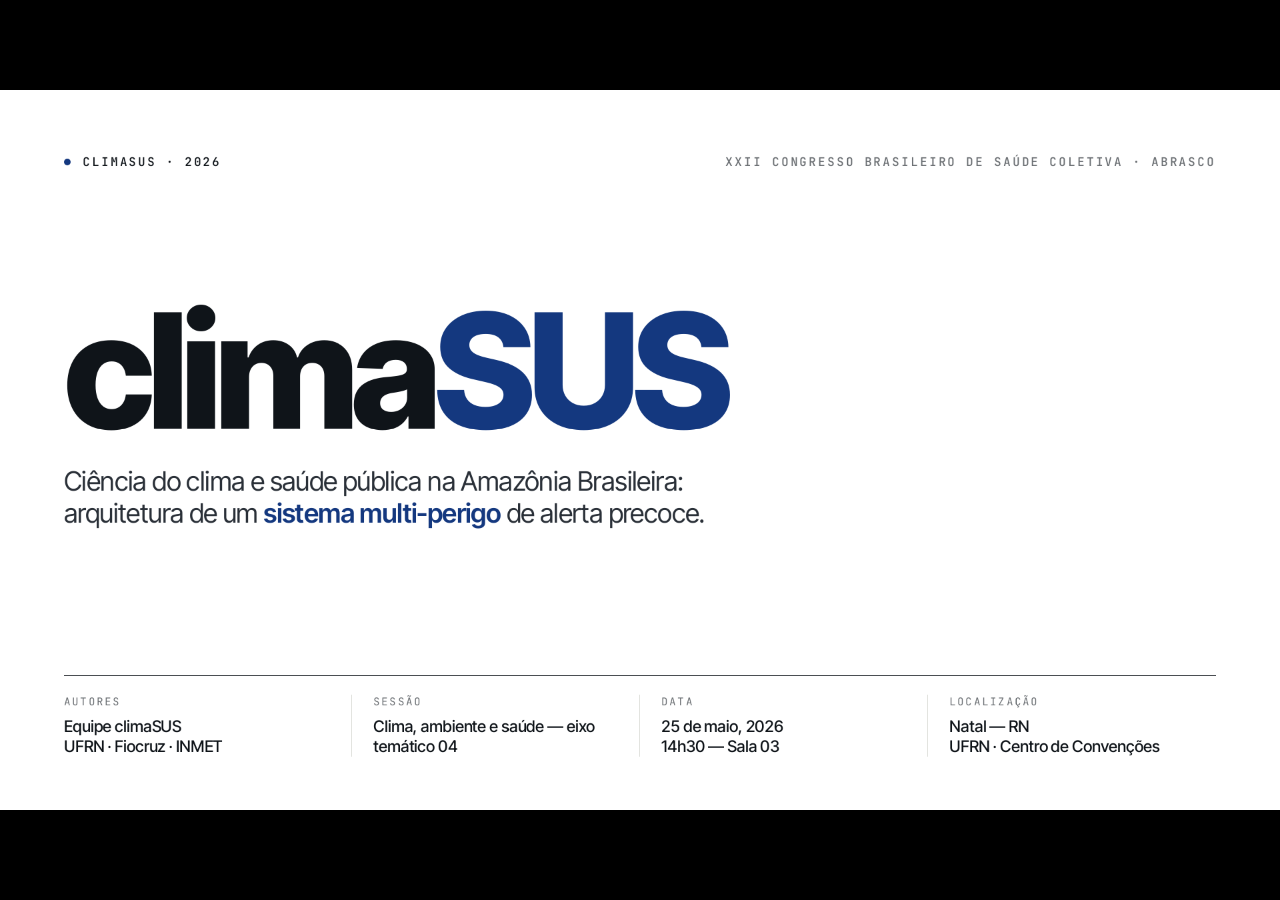
<file: climaSUS - Apresentação ABRASCO.html>
<!doctype html>
<html lang="pt-BR">
<head>
<meta charset="utf-8" />
<meta name="viewport" content="width=device-width, initial-scale=1" />
<title>climaSUS — Apresentação científica</title>
<link rel="icon" href="favicon.png" />
<link rel="preconnect" href="https://fonts.googleapis.com">
<link rel="preconnect" href="https://fonts.gstatic.com" crossorigin>
<link href="https://fonts.googleapis.com/css2?family=Inter+Tight:wght@400;500;600;700;800&family=Inter:ital,wght@0,300;0,400;0,500;0,600;1,400;1,500&family=JetBrains+Mono:wght@400;500;600&display=swap" rel="stylesheet">

<script type="application/json" id="speaker-notes">
[
  "Bom dia. Obrigado pelo convite. Nos próximos vinte minutos eu vou apresentar o climaSUS — um ecossistema brasileiro de código aberto que conecta ciência atmosférica, dados ambientais e saúde pública, com foco prioritário na Amazônia. A pergunta que orienta o trabalho é simples: como antecipar, em escala municipal, os impactos do clima sobre a saúde da população — especialmente nos territórios mais vulneráveis? A apresentação tem três partes: o problema, a arquitetura da resposta, e o caminho até 2031.",

  "Antes de qualquer ciência, uma constatação. O clima já mudou. As séries históricas de temperatura, de precipitação, de qualidade do ar — todas elas já não descrevem mais o presente. Mas a nossa vigilância em saúde continua sendo desenhada como se descrevessem. Limiares fixos, séries de referência estacionárias, alertas que assumem estabilidade do sistema climático. Esta apresentação é, no fundo, sobre essa defasagem — e sobre como fechá-la.",

  "Três números para dimensionar o problema na Amazônia. Primeiro: o aumento de trinta e oito por cento na mortalidade cardiovascular em dias com Heat Index acima de quarenta e um graus. Isso significa que, nesses dias, morrem quatro pessoas onde morreriam três. Segundo: setecentos e setenta e dois municípios da Amazônia Legal não têm hoje nenhum sistema operacional de alerta de calor calibrado localmente — zero. Terceiro: óbitos atribuíveis ao calor em populações ribeirinhas são subnotificados em até três vírgula seis vezes em relação à média nacional. Quem está mais exposto, está mais invisível.",

  "O diagnóstico do porquê isso acontece tem três camadas. Falha um: usamos limiares calibrados para zonas temperadas — trinta e dois graus em Berlim e em Tefé não significam a mesma coisa, porque a umidade tropical amplifica o estresse térmico. Falha dois: temos dados em abundância — INMET, DATASUS, CEMADEN, INPE — mas não temos um pipeline operacional que devolva ao gestor municipal um alerta acionável em tempo útil. Falha três: os painéis web nos portais governamentais não chegam ao agente comunitário, ao ribeirinho, ao gestor da escola pública. Um alerta sem o canal adequado é apenas um arquivo no servidor.",

  "A resposta que propomos é um ecossistema de cinco componentes, integrados e em código aberto. As bibliotecas climasus4r e climasus4py são a infraestrutura científica — código que qualquer pesquisador ou vigilância em saúde pode integrar e reusar. A plataforma climasus+ traz as mesmas funções para gestores sem conhecimento de programação. O climasusEduca é a camada formativa, porque tecnologia sem capilaridade institucional não vira política pública. E o climasusAlerta, foco principal da nossa conversa hoje, é a plataforma operacional onde rodam os sistemas de alerta propriamente ditos.",

  "Toda essa arquitetura se ancora em um framework reconhecido internacionalmente: o MHEWS, da Organização Meteorológica Mundial. São quatro pilares inseparáveis. Conhecimento do risco — entender quem está exposto e por quê. Monitoramento e previsão — a ciência que detecta e antecipa. Disseminação — chegar a quem precisa, no tempo certo, na linguagem certa. E capacidade de resposta — porque um alerta sem resposta institucional é apenas um aviso. Cada sistema da nossa plataforma cumpre, deliberadamente, os quatro pilares.",

  "O primeiro e mais maduro dos nossos sistemas é o SACS-Amazônia — Sistema de Monitoramento e Alerta de Calor e Risco à Saúde. Ele segue as diretrizes da OMS e da OMM para Heat-Health Warning Systems, mas tropicalizadas. O ponto técnico mais importante é o limiar: ao invés de adotar um valor absoluto importado, calculamos o percentil noventa da climatologia local de cada município, sobre a série de referência da WMO. E traduzimos esse limiar em quatro níveis de resposta — N1 atenção, N2 aviso, N3 emergência, N4 extrema — cada um com gatilho objetivo e ação pré-acordada. O gestor não precisa decidir o que fazer no momento da crise.",

  "Os outros dois sistemas seguem a mesma lógica, com adaptações. O SAQS é qualidade do ar — usa redes densas de sensores IoT de baixo custo para vigilância hiperlocal de PM 2.5, com alertas bairro-a-bairro durante incêndios florestais. O SASS é secas — um perigo de início lento, que demanda previsões em escala sub-sazonal e sazonal, semanas a meses de antecedência, e integra segurança alimentar, doenças hídricas e saneamento. Juntos, os três sistemas dão cobertura completa: do calor agudo ao ar contaminado, da hora seguinte à estação seguinte.",

  "Voltamos à terceira falha — alertas sem alcance. Cada sistema da plataforma se desdobra em cinco canais especializados, e essa multiplicidade é deliberada. O painel web para gestores cumpre a tomada de decisão municipal. O aplicativo móvel chega ao cidadão e ao agente comunitário, via push geolocalizado. A extensão para Defesa Civil aciona protocolos de crise e integração com o CEMADEN. A extensão para a Atenção Básica leva protocolos clínicos para a UBS — para idosos, gestantes, ribeirinhos, indígenas. E os boletins de TV, rádio e WhatsApp cobrem o público massivo. Mesmo dado científico, cinco linguagens diferentes.",

  "Por baixo de tudo, uma infraestrutura aberta e reprodutível. As estações do INMET alimentam um download automatizado em Python, que consolida tudo em um arquivo Parquet único. O SACS detecta atualização a cada trinta segundos, recalcula os quinze índices bioclimáticos via climasus4r, e atualiza o motor de alerta. Todas as bibliotecas estão publicadas em CRAN e PyPI, com licença MIT, cobertura de testes acima de noventa por cento e documentação trilíngue. É infraestrutura científica de produção, não protótipo — e qualquer pesquisador desta sala pode usar, contribuir ou auditar.",

  "Para fechar, o caminho à frente. Estamos pleiteando um programa quinquenal de doze vírgula oito milhões de dólares para o consórcio nacional, liderado por UFRN, Fiocruz, INMET e CEMADEN. Em cinco anos, projetamos cobrir os setecentos e setenta e dois municípios da Amazônia Legal, formar dois mil e quatrocentos profissionais de saúde, e reduzir em ao menos doze por cento a mortalidade atribuível ao calor extremo — validado por ensaio randomizado em sessenta municípios. Mas o resultado mais importante não está nesses números: é a portaria do Ministério da Saúde, no ano cinco, que integra o climaSUS como infraestrutura permanente do SUS.",

  "Para encerrar: o climaSUS é, simultaneamente, infraestrutura científica, política pública e ação clínica concreta. Não estamos propondo mais um relatório sobre clima e saúde. Estamos propondo entregar, em cinco anos, um sistema operacional, validado e adotado, que proteja vidas amazônicas antes que o próximo evento extremo chegue. Toda a base é código aberto — convidamos esta comunidade a usar, a contribuir, a criticar. Obrigado. Estou à disposição para perguntas."
]
</script>

<style>
  :root {
    --bg: #FFFFFF;
    --bg-2: #F5F4F0;
    --bg-3: #ECEBE5;
    --ink: #0F1419;
    --ink-2: #2A3038;
    --muted: #6B6F73;
    --muted-2: #A4A8AC;
    --rule: #DADBD6;
    --rule-strong: #0F1419;
    --primary: #14387F;
    --primary-2: #1E4FA8;
    --accent: #C2410C;
    --green: #166534;
    --gold: #A16207;
    --red: #991B1B;
  }

  html, body { margin: 0; padding: 0; background: #050608; }
  body {
    font-family: "Inter", system-ui, sans-serif;
    color: var(--ink);
    -webkit-font-smoothing: antialiased;
    text-rendering: optimizeLegibility;
  }

  deck-stage {
    --deck-bg: #050608;
  }

  deck-stage section {
    background: var(--bg);
    color: var(--ink);
    position: relative;
    overflow: hidden;
  }

  /* ============ COMMON TYPOGRAPHY ============ */
  .display {
    font-family: "Inter Tight", "Inter", sans-serif;
    font-weight: 700;
    letter-spacing: -0.025em;
    line-height: 0.98;
    color: var(--ink);
  }
  .display .it { font-style: italic; font-weight: 500; color: var(--primary); }
  .display .accent { color: var(--primary); }

  .label {
    font-family: "JetBrains Mono", monospace;
    font-size: 18px;
    font-weight: 500;
    letter-spacing: 0.18em;
    text-transform: uppercase;
    color: var(--muted);
  }

  .label.primary { color: var(--primary); }
  .label.accent { color: var(--accent); }

  /* ============ COMMON CHROME ============ */
  .chrome-top, .chrome-bot {
    position: absolute;
    left: 80px;
    right: 80px;
    display: flex;
    justify-content: space-between;
    align-items: center;
    font-family: "JetBrains Mono", monospace;
    font-size: 18px;
    font-weight: 500;
    letter-spacing: 0.14em;
    text-transform: uppercase;
    color: var(--muted);
  }
  .chrome-top { top: 56px; }
  .chrome-bot {
    bottom: 56px;
    padding-top: 24px;
    border-top: 1px solid var(--rule);
  }
  .chrome-bot.dark { border-top-color: rgba(255,255,255,0.18); color: rgba(255,255,255,0.55); }
  .wordmark {
    font-family: "Inter Tight", sans-serif;
    font-weight: 700;
    font-size: 24px;
    letter-spacing: -0.01em;
    color: var(--ink);
    text-transform: none;
  }
  .wordmark .alt { color: var(--primary); }
  .chrome-bot.dark .wordmark { color: rgba(255,255,255,0.92); }
  .chrome-bot.dark .wordmark .alt { color: #6EA8FF; }

  /* ============ FRAME ============ */
  .frame {
    padding: 140px 96px 120px;
    width: 100%;
    height: 100%;
    box-sizing: border-box;
    display: flex;
    flex-direction: column;
    gap: 48px;
  }
  .frame.tight { padding: 120px 96px 100px; gap: 36px; }

  /* ============ SLIDE 1 — CAPA ============ */
  .cover {
    background: var(--bg);
    padding: 96px 96px 80px;
    display: flex;
    flex-direction: column;
    justify-content: space-between;
  }
  .cover .top-row {
    display: flex;
    justify-content: space-between;
    align-items: center;
    font-family: "JetBrains Mono", monospace;
    font-size: 18px;
    font-weight: 500;
    letter-spacing: 0.16em;
    text-transform: uppercase;
    color: var(--muted);
  }
  .cover .top-row .brand-line {
    display: inline-flex;
    align-items: center;
    gap: 18px;
    color: var(--ink);
  }
  .cover .top-row .brand-line .pill {
    width: 10px;
    height: 10px;
    background: var(--primary);
    border-radius: 50%;
  }
  .cover .wordmark-big {
    font-family: "Inter Tight", sans-serif;
    font-weight: 800;
    font-size: 240px;
    line-height: 0.85;
    letter-spacing: -0.045em;
    color: var(--ink);
    margin: -20px 0 0;
  }
  .cover .wordmark-big .alt { color: var(--primary); }
  .cover .subtitle {
    font-family: "Inter Tight", sans-serif;
    font-weight: 400;
    font-size: 40px;
    line-height: 1.2;
    letter-spacing: -0.015em;
    color: var(--ink-2);
    max-width: 1280px;
    margin-top: 40px;
  }
  .cover .subtitle .em {
    color: var(--primary);
    font-weight: 600;
  }
  .cover .meta-row {
    display: grid;
    grid-template-columns: 1fr 1fr 1fr 1fr;
    gap: 0;
    border-top: 1px solid var(--ink);
    padding-top: 28px;
  }
  .cover .meta-col {
    padding-right: 32px;
    border-right: 1px solid var(--rule);
  }
  .cover .meta-col:not(:first-child) { padding-left: 32px; }
  .cover .meta-col:last-child { border-right: none; }
  .cover .meta-col .k {
    font-family: "JetBrains Mono", monospace;
    font-size: 16px;
    letter-spacing: 0.14em;
    text-transform: uppercase;
    color: var(--muted);
    margin-bottom: 12px;
  }
  .cover .meta-col .v {
    font-family: "Inter Tight", sans-serif;
    font-weight: 500;
    font-size: 24px;
    line-height: 1.25;
    color: var(--ink);
    letter-spacing: -0.005em;
  }

  /* ============ SLIDE 2 — PROVOCAÇÃO ============ */
  .provocacao {
    background: var(--ink);
    color: #FFFFFF;
  }
  .provocacao .frame { justify-content: center; }
  .provocacao .quote {
    font-family: "Inter Tight", sans-serif;
    font-weight: 500;
    font-size: 124px;
    line-height: 1.0;
    letter-spacing: -0.03em;
    color: #FFFFFF;
    max-width: 1600px;
    margin: 0;
  }
  .provocacao .quote .accent {
    color: #6EA8FF;
    font-style: italic;
    font-weight: 400;
  }
  .provocacao .quote .strike {
    text-decoration: line-through;
    text-decoration-thickness: 6px;
    color: rgba(255,255,255,0.35);
    text-decoration-color: #6EA8FF;
  }
  .provocacao .source {
    font-family: "JetBrains Mono", monospace;
    font-size: 18px;
    letter-spacing: 0.14em;
    text-transform: uppercase;
    color: rgba(255,255,255,0.5);
    margin-top: 56px;
    border-left: 3px solid #6EA8FF;
    padding-left: 24px;
    max-width: 600px;
    line-height: 1.5;
  }

  /* ============ SLIDE 3 — STATS ============ */
  .stats .frame { gap: 56px; }
  .stats-head { display: flex; justify-content: space-between; align-items: flex-end; gap: 80px; }
  .stats-title {
    font-family: "Inter Tight", sans-serif;
    font-weight: 600;
    font-size: 88px;
    line-height: 0.98;
    letter-spacing: -0.025em;
    margin: 18px 0 0;
    max-width: 1200px;
    color: var(--ink);
  }
  .stats-title .it { font-style: italic; font-weight: 400; color: var(--primary); }
  .stats-sub {
    font-family: "Inter", sans-serif;
    font-weight: 400;
    font-size: 22px;
    line-height: 1.45;
    color: var(--muted);
    max-width: 480px;
    text-align: right;
    margin: 0;
  }
  .stats-grid {
    display: grid;
    grid-template-columns: repeat(3, 1fr);
    gap: 0;
    border-top: 2px solid var(--ink);
    border-bottom: 1px solid var(--rule);
    flex: 1;
  }
  .stat {
    padding: 56px 48px 48px 0;
    border-right: 1px solid var(--rule);
    display: flex;
    flex-direction: column;
    gap: 24px;
    justify-content: space-between;
  }
  .stat:last-child { border-right: none; }
  .stat:not(:first-child) { padding-left: 48px; }
  .stat .num {
    font-family: "Inter Tight", sans-serif;
    font-weight: 700;
    font-size: 200px;
    line-height: 0.88;
    letter-spacing: -0.04em;
    color: var(--primary);
  }
  .stat .num .unit {
    font-weight: 500;
    font-size: 0.32em;
    color: var(--ink);
    margin-left: 12px;
    letter-spacing: 0;
    vertical-align: 0.5em;
  }
  .stat .desc {
    font-family: "Inter", sans-serif;
    font-size: 24px;
    line-height: 1.4;
    color: var(--ink);
    max-width: 460px;
  }
  .stat .src {
    font-family: "JetBrains Mono", monospace;
    font-size: 16px;
    letter-spacing: 0.12em;
    text-transform: uppercase;
    color: var(--muted);
    padding-top: 16px;
    border-top: 1px dashed var(--rule);
  }

  /* ============ SLIDE 4 — 3 FALHAS ============ */
  .falhas .frame { gap: 48px; }
  .falhas-head { display: flex; justify-content: space-between; align-items: flex-end; gap: 80px; }
  .falhas-grid {
    display: grid;
    grid-template-columns: repeat(3, 1fr);
    gap: 32px;
    flex: 1;
  }
  .falha-card {
    background: var(--bg-2);
    border-top: 4px solid var(--primary);
    padding: 40px 36px;
    display: flex;
    flex-direction: column;
    gap: 24px;
  }
  .falha-card .num {
    font-family: "Inter Tight", sans-serif;
    font-weight: 700;
    font-size: 96px;
    line-height: 1;
    color: var(--primary);
    letter-spacing: -0.03em;
  }
  .falha-card h3 {
    font-family: "Inter Tight", sans-serif;
    font-weight: 600;
    font-size: 40px;
    line-height: 1.05;
    letter-spacing: -0.02em;
    margin: 0;
    color: var(--ink);
  }
  .falha-card p {
    font-family: "Inter", sans-serif;
    font-size: 22px;
    line-height: 1.45;
    color: var(--ink-2);
    margin: 0;
  }
  .falha-card .quote {
    font-family: "Inter Tight", sans-serif;
    font-style: italic;
    font-weight: 500;
    font-size: 22px;
    line-height: 1.4;
    color: var(--primary);
    border-top: 1px solid var(--rule);
    padding-top: 20px;
    margin-top: auto;
  }

  /* ============ SLIDE 5 — ECOSSISTEMA (5 PRODUTOS) ============ */
  .eco .frame { gap: 48px; }
  .eco-head { display: flex; justify-content: space-between; align-items: flex-end; gap: 80px; }
  .eco-grid {
    display: grid;
    grid-template-columns: repeat(5, 1fr);
    gap: 0;
    border-top: 2px solid var(--ink);
    border-bottom: 2px solid var(--ink);
    flex: 1;
  }
  .eco-item {
    padding: 32px 28px 32px 0;
    border-right: 1px solid var(--rule);
    display: flex;
    flex-direction: column;
    gap: 18px;
    justify-content: space-between;
  }
  .eco-item:not(:first-child) { padding-left: 28px; }
  .eco-item:last-child { border-right: none; }
  .eco-item .marker {
    font-family: "JetBrains Mono", monospace;
    font-size: 16px;
    letter-spacing: 0.16em;
    text-transform: uppercase;
    color: var(--muted);
  }
  .eco-item .name {
    font-family: "Inter Tight", sans-serif;
    font-weight: 700;
    font-size: 44px;
    line-height: 0.95;
    letter-spacing: -0.025em;
    margin: 0;
    color: var(--ink);
  }
  .eco-item .name .alt { color: var(--primary); font-weight: 500; }
  .eco-item .desc {
    font-family: "Inter", sans-serif;
    font-size: 18px;
    line-height: 1.45;
    color: var(--ink-2);
    margin: 0;
  }
  .eco-item .role {
    font-family: "JetBrains Mono", monospace;
    font-size: 14px;
    letter-spacing: 0.12em;
    text-transform: uppercase;
    color: var(--primary);
    padding-top: 16px;
    border-top: 1px solid var(--rule);
  }
  .eco-item.featured {
    background: var(--ink);
    color: #FFFFFF;
    padding-left: 28px;
    padding-right: 28px;
  }
  .eco-item.featured .marker { color: rgba(255,255,255,0.55); }
  .eco-item.featured .name { color: #FFFFFF; }
  .eco-item.featured .name .alt { color: #6EA8FF; }
  .eco-item.featured .desc { color: rgba(255,255,255,0.85); }
  .eco-item.featured .role { color: #6EA8FF; border-top-color: rgba(255,255,255,0.2); }

  /* ============ SLIDE 6 — MHEWS 4 PILARES ============ */
  .pilares .frame { gap: 48px; }
  .pilares-head { display: flex; justify-content: space-between; align-items: flex-end; gap: 80px; }
  .pilares-grid {
    display: grid;
    grid-template-columns: repeat(4, 1fr);
    gap: 0;
    border-top: 2px solid var(--ink);
    border-bottom: 2px solid var(--ink);
    flex: 1;
  }
  .pilar-col {
    padding: 48px 32px 48px 0;
    border-right: 1px solid var(--rule);
    display: flex;
    flex-direction: column;
    gap: 28px;
  }
  .pilar-col:not(:first-child) { padding-left: 32px; }
  .pilar-col:last-child { border-right: none; }
  .pilar-col .num {
    font-family: "Inter Tight", sans-serif;
    font-weight: 700;
    font-size: 32px;
    color: var(--primary);
    letter-spacing: -0.01em;
  }
  .pilar-col h4 {
    font-family: "Inter Tight", sans-serif;
    font-weight: 600;
    font-size: 36px;
    line-height: 1.05;
    letter-spacing: -0.02em;
    margin: 0;
    color: var(--ink);
  }
  .pilar-col p {
    font-family: "Inter", sans-serif;
    font-size: 22px;
    line-height: 1.45;
    color: var(--ink-2);
    margin: 0;
  }

  /* ============ SLIDE 7 — SACS HHWS ============ */
  .sacs .frame { gap: 40px; }
  .sacs-head { display: flex; justify-content: space-between; align-items: flex-end; gap: 80px; }
  .sacs-body {
    display: grid;
    grid-template-columns: 1.1fr 1fr;
    gap: 64px;
    flex: 1;
    align-items: stretch;
  }
  .sacs-left {
    display: flex;
    flex-direction: column;
    gap: 28px;
    justify-content: center;
  }
  .sacs-left .lede {
    font-family: "Inter Tight", sans-serif;
    font-weight: 500;
    font-size: 38px;
    line-height: 1.2;
    letter-spacing: -0.015em;
    color: var(--ink);
    max-width: 800px;
  }
  .sacs-left .lede .em { color: var(--primary); font-style: italic; font-weight: 400; }
  .sacs-attrs { display: flex; flex-direction: column; gap: 0; margin-top: 16px; border-top: 1px solid var(--ink); }
  .sacs-attr {
    display: grid;
    grid-template-columns: 220px 1fr;
    gap: 32px;
    padding: 18px 0;
    border-bottom: 1px solid var(--rule);
    align-items: baseline;
  }
  .sacs-attr .k {
    font-family: "JetBrains Mono", monospace;
    font-size: 16px;
    letter-spacing: 0.14em;
    text-transform: uppercase;
    color: var(--muted);
  }
  .sacs-attr .v {
    font-family: "Inter", sans-serif;
    font-size: 22px;
    line-height: 1.35;
    color: var(--ink);
  }
  .sacs-attr .v .em { color: var(--primary); font-weight: 500; }

  .sacs-niveis {
    display: grid;
    grid-template-rows: repeat(4, 1fr);
    gap: 12px;
  }
  .nivel {
    display: grid;
    grid-template-columns: 80px 1fr 120px;
    gap: 24px;
    padding: 22px 24px;
    border: 1px solid var(--rule);
    align-items: center;
    background: var(--bg-2);
  }
  .nivel .code {
    font-family: "JetBrains Mono", monospace;
    font-size: 22px;
    font-weight: 600;
    letter-spacing: 0.08em;
    color: #FFFFFF;
    padding: 6px 10px;
    text-align: center;
  }
  .nivel .body h5 {
    font-family: "Inter Tight", sans-serif;
    font-weight: 600;
    font-size: 24px;
    margin: 0 0 4px;
    letter-spacing: -0.01em;
    color: var(--ink);
  }
  .nivel .body p {
    font-family: "Inter", sans-serif;
    font-size: 17px;
    color: var(--muted);
    margin: 0;
    line-height: 1.3;
  }
  .nivel .trigger {
    font-family: "JetBrains Mono", monospace;
    font-size: 16px;
    letter-spacing: 0.08em;
    text-transform: uppercase;
    color: var(--ink-2);
    text-align: right;
    line-height: 1.3;
  }
  .nivel.n1 .code { background: #166534; }
  .nivel.n2 .code { background: #A16207; }
  .nivel.n3 .code { background: #C2410C; }
  .nivel.n4 .code { background: #991B1B; }
  .nivel.n4 { background: var(--ink); color: #FFFFFF; border-color: var(--ink); }
  .nivel.n4 .body h5 { color: #FFFFFF; }
  .nivel.n4 .body p { color: rgba(255,255,255,0.7); }
  .nivel.n4 .trigger { color: rgba(255,255,255,0.85); }

  /* ============ SLIDE 8 — SAQS + SASS ============ */
  .dois-sist .frame { gap: 40px; }
  .dois-sist-head { display: flex; justify-content: space-between; align-items: flex-end; gap: 80px; }
  .dois-sist-grid {
    display: grid;
    grid-template-columns: 1fr 1fr;
    gap: 24px;
    flex: 1;
  }
  .sist-card {
    border: 1px solid var(--rule);
    padding: 48px 40px;
    display: flex;
    flex-direction: column;
    gap: 24px;
    background: var(--bg-2);
  }
  .sist-card .marker {
    font-family: "JetBrains Mono", monospace;
    font-size: 18px;
    letter-spacing: 0.16em;
    text-transform: uppercase;
    color: var(--primary);
    display: inline-flex;
    gap: 14px;
    align-items: center;
  }
  .sist-card .marker .dot { width: 10px; height: 10px; background: var(--primary); border-radius: 50%; }
  .sist-card .name {
    font-family: "Inter Tight", sans-serif;
    font-weight: 700;
    font-size: 92px;
    line-height: 0.9;
    letter-spacing: -0.03em;
    margin: 0;
    color: var(--ink);
  }
  .sist-card .tag {
    font-family: "Inter Tight", sans-serif;
    font-weight: 400;
    font-style: italic;
    font-size: 28px;
    color: var(--primary);
    margin: -8px 0 0;
  }
  .sist-card .desc {
    font-family: "Inter", sans-serif;
    font-size: 22px;
    line-height: 1.45;
    color: var(--ink-2);
    margin: 8px 0 0;
  }
  .sist-card .desc .em { color: var(--primary); font-weight: 500; }
  .sist-card .attrs {
    display: flex;
    flex-direction: column;
    border-top: 1px solid var(--rule);
    margin-top: auto;
  }
  .sist-card .attrs .row {
    display: grid;
    grid-template-columns: 140px 1fr;
    gap: 24px;
    padding: 14px 0;
    border-bottom: 1px solid var(--rule);
  }
  .sist-card .attrs .row:last-child { border-bottom: none; }
  .sist-card .attrs .k {
    font-family: "JetBrains Mono", monospace;
    font-size: 15px;
    letter-spacing: 0.12em;
    text-transform: uppercase;
    color: var(--muted);
  }
  .sist-card .attrs .v {
    font-family: "Inter", sans-serif;
    font-size: 18px;
    line-height: 1.35;
    color: var(--ink);
  }

  /* ============ SLIDE 9 — CANAIS ============ */
  .canais .frame { gap: 40px; }
  .canais-head { display: flex; justify-content: space-between; align-items: flex-end; gap: 80px; }
  .canais-grid {
    display: grid;
    grid-template-columns: 280px 1fr;
    gap: 0;
    border-top: 2px solid var(--ink);
    border-bottom: 2px solid var(--ink);
    flex: 1;
  }
  .canais-trunk {
    padding: 36px 32px 36px 0;
    border-right: 1px solid var(--ink);
    display: flex;
    flex-direction: column;
    justify-content: center;
    gap: 16px;
  }
  .canais-trunk .lede {
    font-family: "Inter Tight", sans-serif;
    font-style: italic;
    font-weight: 500;
    font-size: 36px;
    line-height: 1.1;
    letter-spacing: -0.015em;
    color: var(--primary);
  }
  .canais-trunk .sub {
    font-family: "Inter", sans-serif;
    font-size: 18px;
    line-height: 1.45;
    color: var(--muted);
  }
  .canais-cards {
    display: grid;
    grid-template-columns: repeat(5, 1fr);
    gap: 0;
  }
  .canal {
    padding: 36px 24px;
    border-right: 1px solid var(--rule);
    display: flex;
    flex-direction: column;
    gap: 14px;
    justify-content: space-between;
  }
  .canal:not(:first-child) { padding-left: 24px; }
  .canal:last-child { border-right: none; }
  .canal .icon {
    font-family: "JetBrains Mono", monospace;
    font-size: 16px;
    letter-spacing: 0.14em;
    text-transform: uppercase;
    color: var(--primary);
  }
  .canal .who {
    font-family: "Inter Tight", sans-serif;
    font-weight: 600;
    font-size: 28px;
    line-height: 1.05;
    letter-spacing: -0.015em;
    color: var(--ink);
    margin-top: auto;
  }
  .canal .what {
    font-family: "Inter", sans-serif;
    font-size: 17px;
    line-height: 1.35;
    color: var(--muted);
  }

  /* ============ SLIDE 10 — PIPELINE / ABERTURA ============ */
  .pipeline .frame { gap: 40px; }
  .pipeline-head { display: flex; justify-content: space-between; align-items: flex-end; gap: 80px; }
  .pipeline-body {
    display: grid;
    grid-template-columns: 1fr 1fr;
    gap: 80px;
    flex: 1;
    align-items: stretch;
  }
  .pipeline-left { display: flex; flex-direction: column; justify-content: center; gap: 28px; }
  .pipeline-left .lede {
    font-family: "Inter Tight", sans-serif;
    font-weight: 500;
    font-size: 36px;
    line-height: 1.2;
    letter-spacing: -0.015em;
    color: var(--ink);
    max-width: 700px;
  }
  .pipeline-left .lede .em { color: var(--primary); font-style: italic; font-weight: 400; }
  .pipeline-stats { display: grid; grid-template-columns: 1fr 1fr; gap: 0; border-top: 1px solid var(--ink); }
  .pipeline-stat {
    padding: 24px 24px 24px 0;
    border-right: 1px solid var(--rule);
    border-bottom: 1px solid var(--rule);
  }
  .pipeline-stat:not(:first-child):nth-child(odd) { padding-left: 24px; }
  .pipeline-stat:nth-child(even) { padding-left: 24px; border-right: none; }
  .pipeline-stat:nth-last-child(-n+2) { border-bottom: none; }
  .pipeline-stat .v {
    font-family: "Inter Tight", sans-serif;
    font-weight: 700;
    font-size: 56px;
    line-height: 1;
    color: var(--primary);
    letter-spacing: -0.025em;
  }
  .pipeline-stat .l {
    font-family: "Inter", sans-serif;
    font-size: 17px;
    color: var(--muted);
    margin-top: 8px;
    line-height: 1.35;
  }
  .pipeline-flow {
    display: flex;
    flex-direction: column;
    gap: 12px;
    justify-content: center;
  }
  .flow-step {
    display: grid;
    grid-template-columns: 56px 1fr;
    gap: 20px;
    align-items: center;
    padding: 18px 24px;
    background: var(--bg-2);
    border: 1px solid var(--rule);
    position: relative;
  }
  .flow-step .n {
    font-family: "JetBrains Mono", monospace;
    font-size: 16px;
    font-weight: 600;
    letter-spacing: 0.08em;
    color: #FFFFFF;
    background: var(--primary);
    padding: 6px 0;
    text-align: center;
  }
  .flow-step .body {
    display: flex;
    flex-direction: column;
    gap: 2px;
  }
  .flow-step .body .lbl {
    font-family: "JetBrains Mono", monospace;
    font-size: 14px;
    letter-spacing: 0.12em;
    text-transform: uppercase;
    color: var(--primary);
  }
  .flow-step .body .desc {
    font-family: "Inter", sans-serif;
    font-size: 19px;
    color: var(--ink);
    line-height: 1.3;
  }
  .flow-step.last {
    background: var(--ink);
    color: #FFFFFF;
    border-color: var(--ink);
  }
  .flow-step.last .body .lbl { color: #6EA8FF; }
  .flow-step.last .body .desc { color: #FFFFFF; }
  .flow-step.last .n { background: #6EA8FF; color: var(--ink); }

  /* ============ SLIDE 11 — ROADMAP / IMPACTO ============ */
  .roadmap .frame { gap: 40px; }
  .roadmap-head { display: flex; justify-content: space-between; align-items: flex-end; gap: 80px; }
  .roadmap-body {
    display: grid;
    grid-template-columns: 1.2fr 1fr;
    gap: 64px;
    flex: 1;
    align-items: stretch;
  }
  .roadmap-track {
    display: flex;
    flex-direction: column;
    gap: 14px;
    justify-content: center;
  }
  .phase {
    display: grid;
    grid-template-columns: 200px 1fr;
    gap: 32px;
    align-items: baseline;
    padding: 22px 0;
    border-bottom: 1px solid var(--rule);
  }
  .phase:last-child { border-bottom: none; }
  .phase .year {
    font-family: "JetBrains Mono", monospace;
    font-size: 18px;
    letter-spacing: 0.14em;
    text-transform: uppercase;
    color: var(--primary);
    line-height: 1.3;
  }
  .phase .year .big {
    display: block;
    font-family: "Inter Tight", sans-serif;
    font-weight: 700;
    font-size: 36px;
    letter-spacing: -0.02em;
    color: var(--ink);
    text-transform: none;
    margin-bottom: 4px;
  }
  .phase .desc {
    font-family: "Inter Tight", sans-serif;
    font-weight: 500;
    font-size: 26px;
    line-height: 1.25;
    color: var(--ink);
    letter-spacing: -0.01em;
  }
  .phase .desc .em { color: var(--primary); font-style: italic; font-weight: 400; }

  .impacto-card {
    background: var(--ink);
    color: #FFFFFF;
    padding: 48px 44px;
    display: flex;
    flex-direction: column;
    gap: 28px;
  }
  .impacto-card .head {
    font-family: "JetBrains Mono", monospace;
    font-size: 16px;
    letter-spacing: 0.16em;
    text-transform: uppercase;
    color: #6EA8FF;
  }
  .impacto-card h3 {
    font-family: "Inter Tight", sans-serif;
    font-weight: 600;
    font-size: 42px;
    line-height: 1.05;
    letter-spacing: -0.02em;
    margin: 0;
    color: #FFFFFF;
  }
  .impacto-card h3 .em { color: #6EA8FF; font-style: italic; font-weight: 400; }
  .impacto-list {
    display: grid;
    grid-template-columns: 1fr 1fr;
    gap: 0;
    border-top: 1px solid rgba(255,255,255,0.18);
  }
  .impacto-item {
    padding: 18px 16px 18px 0;
    border-right: 1px solid rgba(255,255,255,0.12);
    border-bottom: 1px solid rgba(255,255,255,0.12);
  }
  .impacto-item:nth-child(2n) { padding-left: 16px; border-right: none; }
  .impacto-item:nth-child(2n+1) { padding-right: 16px; }
  .impacto-item:nth-last-child(-n+2) { border-bottom: none; }
  .impacto-item .v {
    font-family: "Inter Tight", sans-serif;
    font-weight: 700;
    font-size: 44px;
    line-height: 1;
    color: #FFFFFF;
    letter-spacing: -0.025em;
  }
  .impacto-item .l {
    font-family: "Inter", sans-serif;
    font-size: 16px;
    color: rgba(255,255,255,0.7);
    margin-top: 6px;
    line-height: 1.3;
  }

  /* ============ SLIDE 12 — CONCLUSÃO ============ */
  .conclusao {
    background: var(--bg-2);
  }
  .conclusao .frame { justify-content: space-between; }
  .conclusao .top {
    display: flex;
    flex-direction: column;
    gap: 28px;
  }
  .conclusao .title {
    font-family: "Inter Tight", sans-serif;
    font-weight: 600;
    font-size: 132px;
    line-height: 0.96;
    letter-spacing: -0.035em;
    color: var(--ink);
    margin: 0;
    max-width: 1500px;
  }
  .conclusao .title .em {
    color: var(--primary);
    font-style: italic;
    font-weight: 400;
  }
  .conclusao .sub {
    font-family: "Inter Tight", sans-serif;
    font-weight: 400;
    font-size: 30px;
    line-height: 1.35;
    color: var(--ink-2);
    max-width: 1300px;
    letter-spacing: -0.01em;
  }
  .conclusao .contacts {
    display: grid;
    grid-template-columns: repeat(3, 1fr);
    gap: 0;
    border-top: 2px solid var(--ink);
    padding-top: 32px;
  }
  .conclusao .contact-col {
    padding-right: 32px;
    border-right: 1px solid var(--rule);
  }
  .conclusao .contact-col:not(:first-child) { padding-left: 32px; }
  .conclusao .contact-col:last-child { border-right: none; }
  .conclusao .contact-col .k {
    font-family: "JetBrains Mono", monospace;
    font-size: 16px;
    letter-spacing: 0.14em;
    text-transform: uppercase;
    color: var(--muted);
    margin-bottom: 12px;
  }
  .conclusao .contact-col .v {
    font-family: "Inter Tight", sans-serif;
    font-weight: 500;
    font-size: 26px;
    line-height: 1.3;
    color: var(--ink);
    letter-spacing: -0.01em;
  }
  .conclusao .contact-col .v.mono {
    font-family: "JetBrains Mono", monospace;
    font-size: 22px;
    font-weight: 500;
    letter-spacing: 0;
    color: var(--primary);
  }
</style>
</head>
<body>

<deck-stage width="1920" height="1080">

<!-- ============ SLIDE 1 — CAPA ============ -->
<section data-screen-label="01 Capa" class="cover">
  <div class="top-row">
    <span class="brand-line">
      <span class="pill"></span>
      <span>climaSUS · 2026</span>
    </span>
    <span>XXII Congresso Brasileiro de Saúde Coletiva · ABRASCO</span>
  </div>

  <div>
    <div class="wordmark-big">clima<span class="alt">SUS</span></div>
    <div class="subtitle">
      Ciência do clima e saúde pública na Amazônia Brasileira: <br/>
      arquitetura de um <span class="em">sistema multi‑perigo</span> de alerta precoce.
    </div>
  </div>

  <div class="meta-row">
    <div class="meta-col">
      <div class="k">Autores</div>
      <div class="v">Equipe climaSUS<br/>UFRN · Fiocruz · INMET</div>
    </div>
    <div class="meta-col">
      <div class="k">Sessão</div>
      <div class="v">Clima, ambiente e saúde — eixo temático 04</div>
    </div>
    <div class="meta-col">
      <div class="k">Data</div>
      <div class="v">25 de maio, 2026<br/>14h30 — Sala 03</div>
    </div>
    <div class="meta-col">
      <div class="k">Localização</div>
      <div class="v">Natal — RN<br/>UFRN · Centro de Convenções</div>
    </div>
  </div>
</section>

<!-- ============ SLIDE 2 — PROVOCAÇÃO ============ -->
<section data-screen-label="02 Provocação" class="provocacao">
  <div class="frame">
    <h2 class="quote">
      O clima já mudou. <br/>
      A vigilância em saúde, <br/>
      <span class="accent">ainda</span> não.
    </h2>
    <div class="source">
      Mensagem central desta apresentação<br/>
      climaSUS · ABRASCO 2026
    </div>
  </div>

  <div class="chrome-bot dark">
    <span class="wordmark">clima<span class="alt">SUS</span></span>
    <span>§ 01 · Provocação</span>
  </div>
</section>

<!-- ============ SLIDE 3 — STATS ============ -->
<section data-screen-label="03 O problema" class="stats">
  <div class="chrome-top">
    <span>§ 02 · O problema</span>
    <span>— Amazônia Brasileira · 2015 → 2025</span>
  </div>

  <div class="frame">
    <div class="stats-head">
      <div>
        <div class="label primary">Problema científico</div>
        <h2 class="stats-title">A Amazônia é o <span class="it">laboratório</span> do colapso climático.</h2>
      </div>
      <p class="stats-sub">
        Em uma década, três das cinco maiores secas, sequências inéditas de ondas de calor e PM 2.5 oito vezes acima do limite da OMS.
      </p>
    </div>

    <div class="stats-grid">
      <div class="stat">
        <div>
          <div class="num">+38<span class="unit">%</span></div>
          <div class="desc">Aumento da mortalidade cardiovascular em dias com Heat Index &gt; 41 °C.</div>
        </div>
        <div class="src">Cad. Saúde Pública · 2025</div>
      </div>
      <div class="stat">
        <div>
          <div class="num">772<span class="unit">municípios</span></div>
          <div class="desc">Da Amazônia Legal sem qualquer sistema operacional de alerta de calor calibrado localmente.</div>
        </div>
        <div class="src">Mapeamento climaSUS · 2025</div>
      </div>
      <div class="stat">
        <div>
          <div class="num">3,6<span class="unit">×</span></div>
          <div class="desc">Subnotificação estimada de óbitos atribuíveis ao calor em populações ribeirinhas.</div>
        </div>
        <div class="src">SIM/DATASUS · FUNAI · 2024</div>
      </div>
    </div>
  </div>

  <div class="chrome-bot">
    <span class="wordmark">clima<span class="alt">SUS</span></span>
    <span>03 / 12</span>
  </div>
</section>

<!-- ============ SLIDE 4 — 3 FALHAS ============ -->
<section data-screen-label="04 Três falhas" class="falhas">
  <div class="chrome-top">
    <span>§ 02 · Diagnóstico</span>
    <span>— três falhas estruturais a corrigir</span>
  </div>

  <div class="frame">
    <div class="falhas-head">
      <div>
        <div class="label primary">Por que a vigilância não acompanha</div>
        <h2 class="stats-title">Três falhas <span class="it">estruturais</span> da vigilância clima‑saúde.</h2>
      </div>
    </div>

    <div class="falhas-grid">
      <div class="falha-card">
        <div class="num">01</div>
        <h3>Limiares inadequados</h3>
        <p>
          A maioria dos estudos aplica thresholds calibrados para zonas temperadas, subestimando o estresse térmico no clima tropical úmido — onde a umidade amplifica a sobrecarga cardiopulmonar.
        </p>
        <div class="quote">"32 °C" não significa o mesmo em Berlim e em Tefé.</div>
      </div>
      <div class="falha-card">
        <div class="num">02</div>
        <h3>Dados sem decisão</h3>
        <p>
          Existe uma cadeia rica de dados — INMET, DATASUS, CEMADEN, INPE — mas inexiste um pipeline operacional que os integre e devolva ao gestor municipal um alerta acionável em tempo útil.
        </p>
        <div class="quote">Painéis bonitos não viram conduta clínica.</div>
      </div>
      <div class="falha-card">
        <div class="num">03</div>
        <h3>Alertas sem alcance</h3>
        <p>
          Portais governamentais não chegam ao agente comunitário, ao ribeirinho, ao gestor de escola pública. Disseminação multi‑canal é tratada como afterthought, não como design.
        </p>
        <div class="quote">Um alerta sem canal é arquivo no servidor.</div>
      </div>
    </div>
  </div>

  <div class="chrome-bot">
    <span class="wordmark">clima<span class="alt">SUS</span></span>
    <span>04 / 12</span>
  </div>
</section>

<!-- ============ SLIDE 5 — ECOSSISTEMA ============ -->
<section data-screen-label="05 Ecossistema" class="eco">
  <div class="chrome-top">
    <span>§ 03 · Resposta</span>
    <span>— ecossistema climaSUS</span>
  </div>

  <div class="frame">
    <div class="eco-head">
      <div>
        <div class="label primary">A resposta</div>
        <h2 class="stats-title">Cinco componentes, <br/>uma arquitetura <span class="it">aberta</span>.</h2>
      </div>
      <p class="stats-sub">
        Cinco produtos integrados — todos em código aberto, todos calibrados para o contexto brasileiro, todos pensados para a ponta do SUS.
      </p>
    </div>

    <div class="eco-grid">
      <div class="eco-item">
        <div>
          <div class="marker">01 · Biblioteca R</div>
          <h3 class="name">climasus<span class="alt">4r</span></h3>
          <p class="desc">Integração, análise e modelagem de dados de clima, ambiente e saúde em R.</p>
        </div>
        <div class="role">Pesquisa · Vigilância</div>
      </div>
      <div class="eco-item">
        <div>
          <div class="marker">02 · Biblioteca Python</div>
          <h3 class="name">climasus<span class="alt">4py</span></h3>
          <p class="desc">Mesmo arcabouço científico em Python, para pipelines e aprendizado de máquina.</p>
        </div>
        <div class="role">Modelagem · ML</div>
      </div>
      <div class="eco-item">
        <div>
          <div class="marker">03 · Plataforma</div>
          <h3 class="name">climasus<span class="alt">+</span></h3>
          <p class="desc">Plataforma ponto‑e‑clique que traz as funções científicas para gestores e técnicos, sem programação.</p>
        </div>
        <div class="role">Gestores · SUS</div>
      </div>
      <div class="eco-item">
        <div>
          <div class="marker">04 · Capacitação</div>
          <h3 class="name">climasus<span class="alt">Educa</span></h3>
          <p class="desc">Formação de gestores, técnicos e pesquisadores em clima e saúde — capilaridade institucional.</p>
        </div>
        <div class="role">Formação · Rede</div>
      </div>
      <div class="eco-item featured">
        <div>
          <div class="marker">05 · Operacional</div>
          <h3 class="name">climasus<span class="alt">Alerta</span></h3>
          <p class="desc">Plataforma operacional de alertas precoces multi‑perigo — SACS, SAQS, SASS.</p>
        </div>
        <div class="role">Em destaque</div>
      </div>
    </div>
  </div>

  <div class="chrome-bot">
    <span class="wordmark">clima<span class="alt">SUS</span></span>
    <span>05 / 12</span>
  </div>
</section>

<!-- ============ SLIDE 6 — 4 PILARES MHEWS ============ -->
<section data-screen-label="06 4 Pilares MHEWS" class="pilares">
  <div class="chrome-top">
    <span>§ 04 · Framework</span>
    <span>— Multi‑Hazard Early Warning System · WMO</span>
  </div>

  <div class="frame">
    <div class="pilares-head">
      <div>
        <div class="label primary">Fundamentos técnicos</div>
        <h2 class="stats-title">Quatro <span class="it">pilares</span> orientadores.</h2>
      </div>
      <p class="stats-sub">
        Framework MHEWS da Organização Meteorológica Mundial — cada sistema da plataforma cumpre, deliberadamente, os quatro pilares.
      </p>
    </div>

    <div class="pilares-grid">
      <div class="pilar-col">
        <div class="num">01</div>
        <h4>Conhecimento <br/>do risco</h4>
        <p>Mapeamento contínuo de exposição, vulnerabilidade e capacidade adaptativa nos territórios.</p>
      </div>
      <div class="pilar-col">
        <div class="num">02</div>
        <h4>Monitoramento <br/>e previsão</h4>
        <p>Detecção e modelagem antecipatória do perigo, em alta resolução espaço‑temporal.</p>
      </div>
      <div class="pilar-col">
        <div class="num">03</div>
        <h4>Disseminação <br/>de alertas</h4>
        <p>Mensagem no canal certo, na linguagem certa, em tempo útil para quem precisa agir.</p>
      </div>
      <div class="pilar-col">
        <div class="num">04</div>
        <h4>Capacidade <br/>de resposta</h4>
        <p>Resposta institucional do SUS e ação comunitária preparada e coordenada.</p>
      </div>
    </div>
  </div>

  <div class="chrome-bot">
    <span class="wordmark">clima<span class="alt">SUS</span></span>
    <span>06 / 12</span>
  </div>
</section>

<!-- ============ SLIDE 7 — SACS HHWS ============ -->
<section data-screen-label="07 SACS HHWS" class="sacs">
  <div class="chrome-top">
    <span>§ 05 · Sistema em foco</span>
    <span>— SACS‑Amazônia · Calor</span>
  </div>

  <div class="frame">
    <div class="sacs-head">
      <div>
        <div class="label primary">Sistema 01 / 03</div>
        <h2 class="stats-title">SACS‑Amazônia — <br/>alerta de <span class="it">calor</span>.</h2>
      </div>
      <p class="stats-sub">
        Heat‑Health Warning System tropicalizado, calibrado por percentil climatológico local — município a município.
      </p>
    </div>

    <div class="sacs-body">
      <div class="sacs-left">
        <p class="lede">
          Limiar percentílico no <span class="em">P90 local</span>, em vez de limiar absoluto importado de zonas temperadas. Validação retrospectiva sobre cinco anos do SIM e do SIH.
        </p>

        <div class="sacs-attrs">
          <div class="sacs-attr">
            <span class="k">Fonte climatológica</span>
            <span class="v">INMET · estações automáticas <span class="em">· coleta horária</span></span>
          </div>
          <div class="sacs-attr">
            <span class="k">Índices bioclimáticos</span>
            <span class="v">15 indicadores · WBGT, HI, UTCI, PET, THI…</span>
          </div>
          <div class="sacs-attr">
            <span class="k">Endpoint de saúde</span>
            <span class="v">Mortalidade excessiva ≥ 65 anos · CID‑10</span>
          </div>
          <div class="sacs-attr">
            <span class="k">Sensibilidade alvo</span>
            <span class="v"><span class="em">≥ 0,84</span> · especificidade ≥ 0,70 · PSS &gt; 0,30</span>
          </div>
        </div>
      </div>

      <div class="sacs-niveis">
        <div class="nivel n1">
          <span class="code">N1</span>
          <div class="body">
            <h5>Atenção</h5>
            <p>Monitoramento intensificado</p>
          </div>
          <div class="trigger">1 dia &gt;P90<br/>HI &gt; 48 °C</div>
        </div>
        <div class="nivel n2">
          <span class="code">N2</span>
          <div class="body">
            <h5>Aviso público</h5>
            <p>Comunicação ampla</p>
          </div>
          <div class="trigger">≥ 2 dias<br/>excesso 5–15%</div>
        </div>
        <div class="nivel n3">
          <span class="code">N3</span>
          <div class="body">
            <h5>Emergência</h5>
            <p>Protocolos de crise</p>
          </div>
          <div class="trigger">≥ 3 dias<br/>excesso &gt; 10%</div>
        </div>
        <div class="nivel n4">
          <span class="code">N4</span>
          <div class="body">
            <h5>Extrema</h5>
            <p>Standby de evacuação</p>
          </div>
          <div class="trigger">≥ 5 dias<br/>HI &gt; 52 °C</div>
        </div>
      </div>
    </div>
  </div>

  <div class="chrome-bot">
    <span class="wordmark">clima<span class="alt">SUS</span></span>
    <span>07 / 12</span>
  </div>
</section>

<!-- ============ SLIDE 8 — SAQS + SASS ============ -->
<section data-screen-label="08 SAQS SASS" class="dois-sist">
  <div class="chrome-top">
    <span>§ 05 · Demais sistemas</span>
    <span>— qualidade do ar &amp; secas</span>
  </div>

  <div class="frame">
    <div class="dois-sist-head">
      <div>
        <div class="label primary">Sistemas 02 e 03 / 03</div>
        <h2 class="stats-title">Para além do calor: <br/><span class="it">ar</span> e <span class="it">seca</span>.</h2>
      </div>
      <p class="stats-sub">
        Cada perigo demanda ciência, sensores e cadeia de resposta próprios. A plataforma compartilha o motor; os sistemas mantêm autonomia metodológica.
      </p>
    </div>

    <div class="dois-sist-grid">
      <div class="sist-card">
        <div class="marker"><span class="dot"></span>Sistema 02 · Em piloto</div>
        <h3 class="name">SAQS<span style="color:var(--primary); font-weight:500;">·</span>Amazônia</h3>
        <div class="tag">Qualidade do ar · PM 2.5</div>
        <p class="desc">
          Vigilância hiperlocal com <span class="em">redes densas de sensores IoT</span> de baixo custo. Alertas bairro‑a‑bairro durante incêndios florestais, via algoritmo NowCast brasileiro.
        </p>
        <div class="attrs">
          <div class="row">
            <span class="k">Sensores</span>
            <span class="v">240 unidades · 12 cidades amazônicas</span>
          </div>
          <div class="row">
            <span class="k">Método</span>
            <span class="v">NowCast calibrado por queimadas</span>
          </div>
          <div class="row">
            <span class="k">Saúde</span>
            <span class="v">Doenças respiratórias agudas, asma</span>
          </div>
        </div>
      </div>

      <div class="sist-card">
        <div class="marker"><span class="dot"></span>Sistema 03 · Em desenvolvimento</div>
        <h3 class="name">SASS<span style="color:var(--primary); font-weight:500;">·</span>Amazônia</h3>
        <div class="tag">Secas · S2S</div>
        <p class="desc">
          Perigos de <span class="em">início lento</span>, com previsões em escala sub‑sazonal e sazonal — semanas a meses de antecedência. Integra segurança alimentar e doenças hídricas.
        </p>
        <div class="attrs">
          <div class="row">
            <span class="k">Horizonte</span>
            <span class="v">S2S · ECMWF · NCEP · CPTEC</span>
          </div>
          <div class="row">
            <span class="k">Índices</span>
            <span class="v">SPI · SPEI · vazão · cadeia ao incêndio</span>
          </div>
          <div class="row">
            <span class="k">Parcerias</span>
            <span class="v">SESAI · populações indígenas</span>
          </div>
        </div>
      </div>
    </div>
  </div>

  <div class="chrome-bot">
    <span class="wordmark">clima<span class="alt">SUS</span></span>
    <span>08 / 12</span>
  </div>
</section>

<!-- ============ SLIDE 9 — CANAIS ============ -->
<section data-screen-label="09 Canais" class="canais">
  <div class="chrome-top">
    <span>§ 06 · Disseminação</span>
    <span>— família de canais por sistema</span>
  </div>

  <div class="frame">
    <div class="canais-head">
      <div>
        <div class="label primary">O alerta no canal certo</div>
        <h2 class="stats-title">Cinco canais <br/>por sistema, <span class="it">deliberados</span>.</h2>
      </div>
      <p class="stats-sub">
        Para cada perigo, cinco interfaces especializadas. Cada canal cumpre, de forma intencional, um pilar do MHEWS — conhecimento, disseminação, resposta.
      </p>
    </div>

    <div class="canais-grid">
      <div class="canais-trunk">
        <div class="label">SACS · SAQS · SASS</div>
        <div class="lede">Mesmo dado científico, cinco linguagens.</div>
        <p class="sub">
          Sem isso, o alerta não vira ação. Painéis web no portal não chegam ao agente comunitário, à UBS, à escola ou ao ribeirinho.
        </p>
      </div>

      <div class="canais-cards">
        <div class="canal">
          <div class="icon">▢ Painel web</div>
          <div>
            <div class="who">Gestores</div>
            <div class="what">Secretarias de Saúde · decisão municipal</div>
          </div>
        </div>
        <div class="canal">
          <div class="icon">□ Móvel</div>
          <div>
            <div class="who">Cidadão &amp; ACS</div>
            <div class="what">Push geolocalizado · agentes comunitários</div>
          </div>
        </div>
        <div class="canal">
          <div class="icon">△ Institucional</div>
          <div>
            <div class="who">Defesa Civil</div>
            <div class="what">Protocolos de crise · CEMADEN · PNPDEC</div>
          </div>
        </div>
        <div class="canal">
          <div class="icon">+ Atenção básica</div>
          <div>
            <div class="who">UBS &amp; SESAI</div>
            <div class="what">Idosos · ribeirinhos · indígenas · gestantes</div>
          </div>
        </div>
        <div class="canal">
          <div class="icon">◇ Massivo</div>
          <div>
            <div class="who">TV · Rádio · WhatsApp</div>
            <div class="what">Boletim · rádio comunitária · mídia automatizada</div>
          </div>
        </div>
      </div>
    </div>
  </div>

  <div class="chrome-bot">
    <span class="wordmark">clima<span class="alt">SUS</span></span>
    <span>09 / 12</span>
  </div>
</section>

<!-- ============ SLIDE 10 — PIPELINE / INFRAESTRUTURA ABERTA ============ -->
<section data-screen-label="10 Pipeline" class="pipeline">
  <div class="chrome-top">
    <span>§ 07 · Infraestrutura</span>
    <span>— pipeline INMET → SACS</span>
  </div>

  <div class="frame">
    <div class="pipeline-head">
      <div>
        <div class="label primary">Sob o capô</div>
        <h2 class="stats-title">Da estação <br/>de coleta à <span class="it">decisão</span>.</h2>
      </div>
      <p class="stats-sub">
        Atualização contínua · detecção a cada 30 s · 15 índices bioclimáticos computados via climasus4r.
      </p>
    </div>

    <div class="pipeline-body">
      <div class="pipeline-left">
        <p class="lede">
          Toda a base científica do climaSUS é <span class="em">código aberto</span> — bibliotecas em CRAN e PyPI, dados FAIR no Zenodo, documentação trilíngue.
        </p>

        <div class="pipeline-stats">
          <div class="pipeline-stat">
            <div class="v">30s</div>
            <div class="l">Latência de detecção de novo dado</div>
          </div>
          <div class="pipeline-stat">
            <div class="v">15</div>
            <div class="l">Índices bioclimáticos automáticos</div>
          </div>
          <div class="pipeline-stat">
            <div class="v">≥ 90%</div>
            <div class="l">Cobertura de testes do código</div>
          </div>
          <div class="pipeline-stat">
            <div class="v">MIT</div>
            <div class="l">Licença · livre uso e contribuição</div>
          </div>
        </div>
      </div>

      <div class="pipeline-flow">
        <div class="flow-step">
          <div class="n">01</div>
          <div class="body">
            <div class="lbl">Fonte</div>
            <div class="desc">Estações automáticas INMET · API horária</div>
          </div>
        </div>
        <div class="flow-step">
          <div class="n">02</div>
          <div class="body">
            <div class="lbl">Download</div>
            <div class="desc">inmet_download_faster.py</div>
          </div>
        </div>
        <div class="flow-step">
          <div class="n">03</div>
          <div class="body">
            <div class="lbl">Consolidação</div>
            <div class="desc">master_observations.parquet</div>
          </div>
        </div>
        <div class="flow-step">
          <div class="n">04</div>
          <div class="body">
            <div class="lbl">Watcher</div>
            <div class="desc">SACS detecta novo Parquet a cada 30 s</div>
          </div>
        </div>
        <div class="flow-step">
          <div class="n">05</div>
          <div class="body">
            <div class="lbl">Índices</div>
            <div class="desc">15 índices bioclimáticos · climasus4r</div>
          </div>
        </div>
        <div class="flow-step last">
          <div class="n">06</div>
          <div class="body">
            <div class="lbl">Motor de alerta</div>
            <div class="desc">Limiar P90 → nível N1–N4 → resposta</div>
          </div>
        </div>
      </div>
    </div>
  </div>

  <div class="chrome-bot">
    <span class="wordmark">clima<span class="alt">SUS</span></span>
    <span>10 / 12</span>
  </div>
</section>

<!-- ============ SLIDE 11 — ROADMAP / IMPACTO ============ -->
<section data-screen-label="11 Roadmap" class="roadmap">
  <div class="chrome-top">
    <span>§ 08 · Roadmap</span>
    <span>— cronograma e impacto projetado</span>
  </div>

  <div class="frame">
    <div class="roadmap-head">
      <div>
        <div class="label primary">Cinco anos · quatro fases</div>
        <h2 class="stats-title">Roadmap & <span class="it">impacto</span> projetado.</h2>
      </div>
      <p class="stats-sub">
        Programa quinquenal · USD 12,8 M · 8 pacotes de trabalho · consórcio nacional liderado por UFRN, Fiocruz, INMET e CEMADEN.
      </p>
    </div>

    <div class="roadmap-body">
      <div class="roadmap-track">
        <div class="phase">
          <div class="year">Ano 01<span class="big">2026</span></div>
          <div class="desc">Fundação · consórcio · climasus4r v2 no CRAN · <span class="em">SACS calibrado em 100 municípios‑piloto</span></div>
        </div>
        <div class="phase">
          <div class="year">Ano 02–03<span class="big">2027 → 28</span></div>
          <div class="desc">Desenvolvimento · climasus+ MVP · SAQS rede inicial 60 sensores · SASS protótipo · <span class="em">trial RCT lançado</span></div>
        </div>
        <div class="phase">
          <div class="year">Ano 04<span class="big">2029</span></div>
          <div class="desc">Escala · <span class="em">cobertura total dos 772 municípios da Amazônia Legal</span> · 5 canais ativos em cada sistema</div>
        </div>
        <div class="phase">
          <div class="year">Ano 05<span class="big">2030 → 31</span></div>
          <div class="desc">Avaliação e transição · resultados primários do RCT · <span class="em">portaria do MS de integração permanente</span></div>
        </div>
      </div>

      <div class="impacto-card">
        <div class="head">Impacto projetado · M60</div>
        <h3>O que muda quando o programa <span class="em">termina</span>.</h3>
        <div class="impacto-list">
          <div class="impacto-item">
            <div class="v">28 M</div>
            <div class="l">Pessoas alcançadas na Amazônia Legal</div>
          </div>
          <div class="impacto-item">
            <div class="v">2 400</div>
            <div class="l">Profissionais formados em clima e saúde</div>
          </div>
          <div class="impacto-item">
            <div class="v">≥ 12%</div>
            <div class="l">Redução projetada na mortalidade por calor</div>
          </div>
          <div class="impacto-item">
            <div class="v">USD 60 M</div>
            <div class="l">Custo anual evitado em saúde · estimativa</div>
          </div>
        </div>
      </div>
    </div>
  </div>

  <div class="chrome-bot">
    <span class="wordmark">clima<span class="alt">SUS</span></span>
    <span>11 / 12</span>
  </div>
</section>

<!-- ============ SLIDE 12 — CONCLUSÃO ============ -->
<section data-screen-label="12 Conclusão" class="conclusao">
  <div class="chrome-top">
    <span>§ 09 · Encerramento</span>
    <span>— climaSUS · ABRASCO 2026</span>
  </div>

  <div class="frame">
    <div class="top">
      <div class="label primary">Conclusão</div>
      <h2 class="title">
        Antecipar para <br/><span class="em">proteger</span>.
      </h2>
      <p class="sub">
        O climaSUS é, simultaneamente, infraestrutura científica, política pública e ação clínica concreta — uma proposta para entregar, em cinco anos, um sistema operacional, validado e adotado, que proteja vidas amazônicas antes que o próximo evento extremo chegue.
      </p>
    </div>

    <div class="contacts">
      <div class="contact-col">
        <div class="k">Apresentação</div>
        <div class="v">[Nome do(a) apresentador(a)]<br/>UFRN · climaSUS</div>
      </div>
      <div class="contact-col">
        <div class="k">Contato</div>
        <div class="v mono">contato@climasus.org<br/>climasus.org</div>
      </div>
      <div class="contact-col">
        <div class="k">Código aberto</div>
        <div class="v mono">github.com/climasus<br/>licença MIT · CC BY 4.0</div>
      </div>
    </div>
  </div>

  <div class="chrome-bot">
    <span class="wordmark">clima<span class="alt">SUS</span></span>
    <span>obrigado · perguntas?</span>
  </div>
</section>

</deck-stage>

<script src="deck-stage.js"></script>
</body>
</html>
</file>
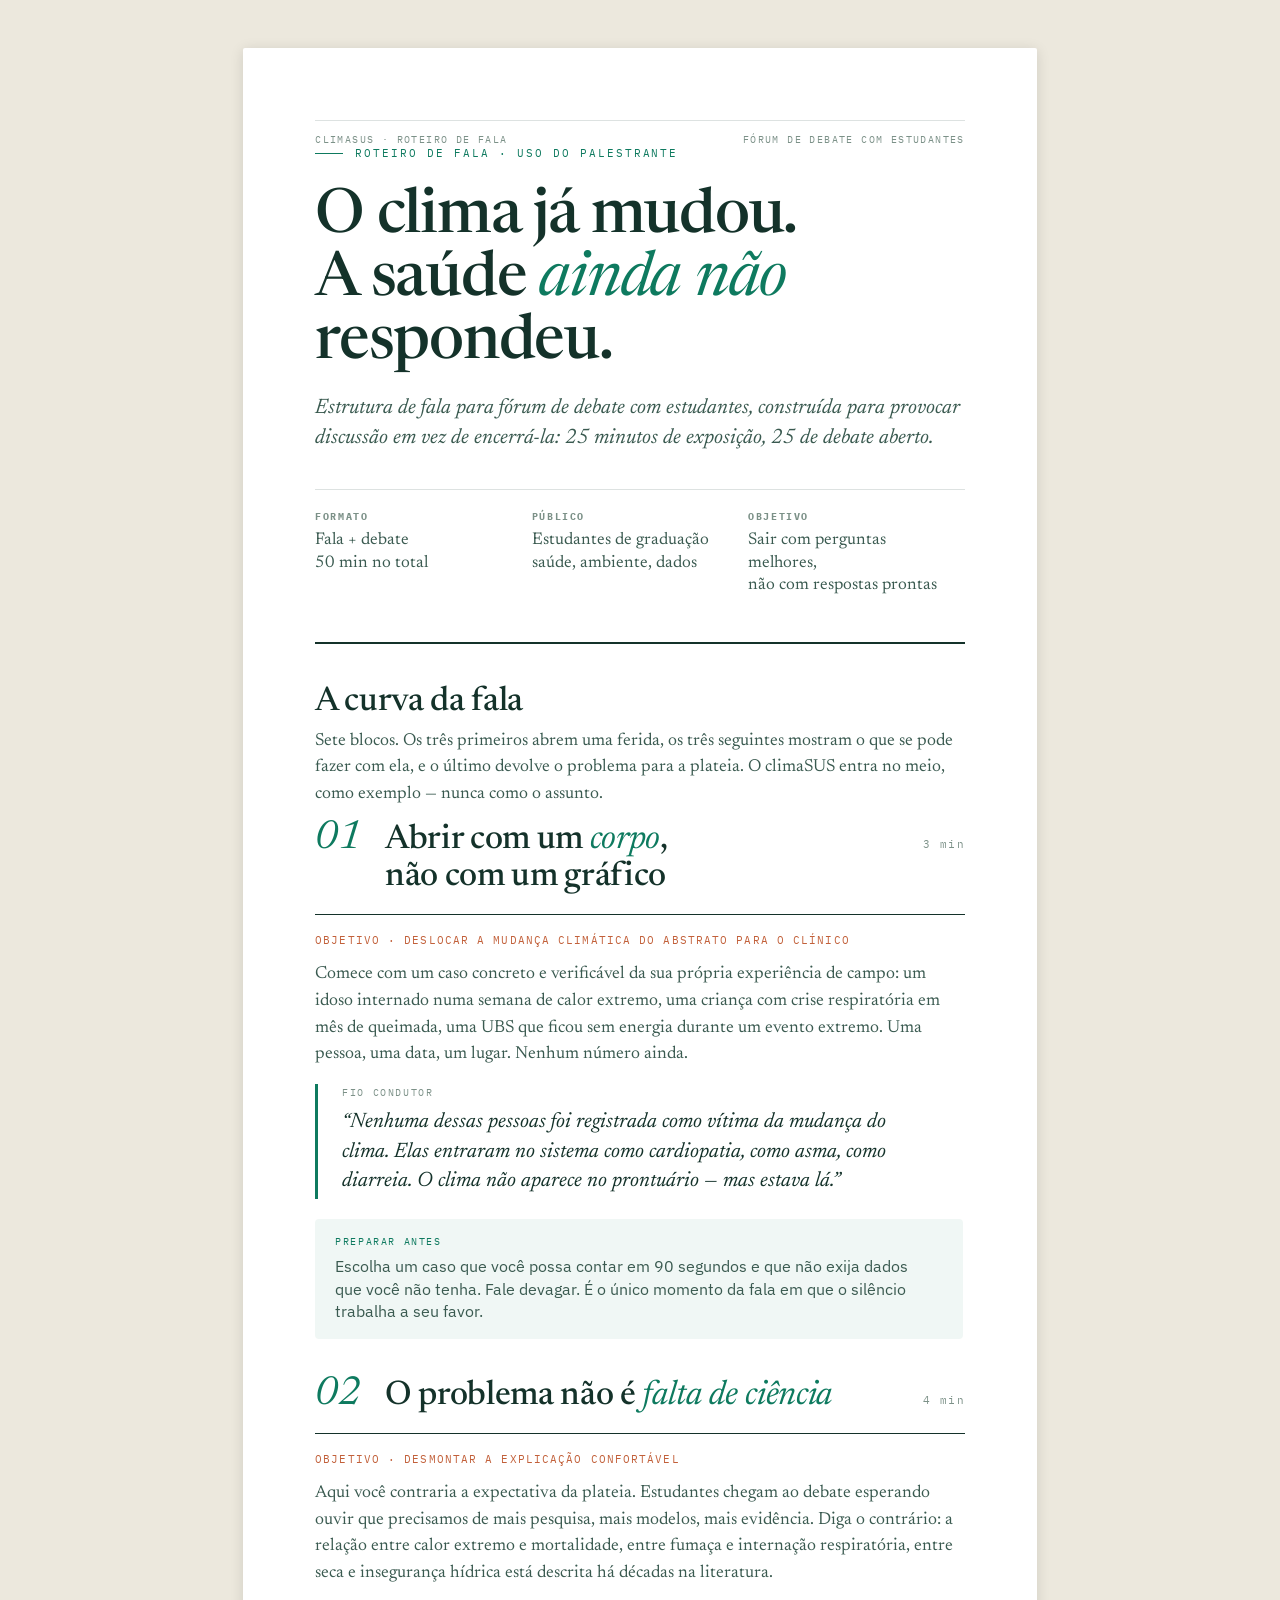
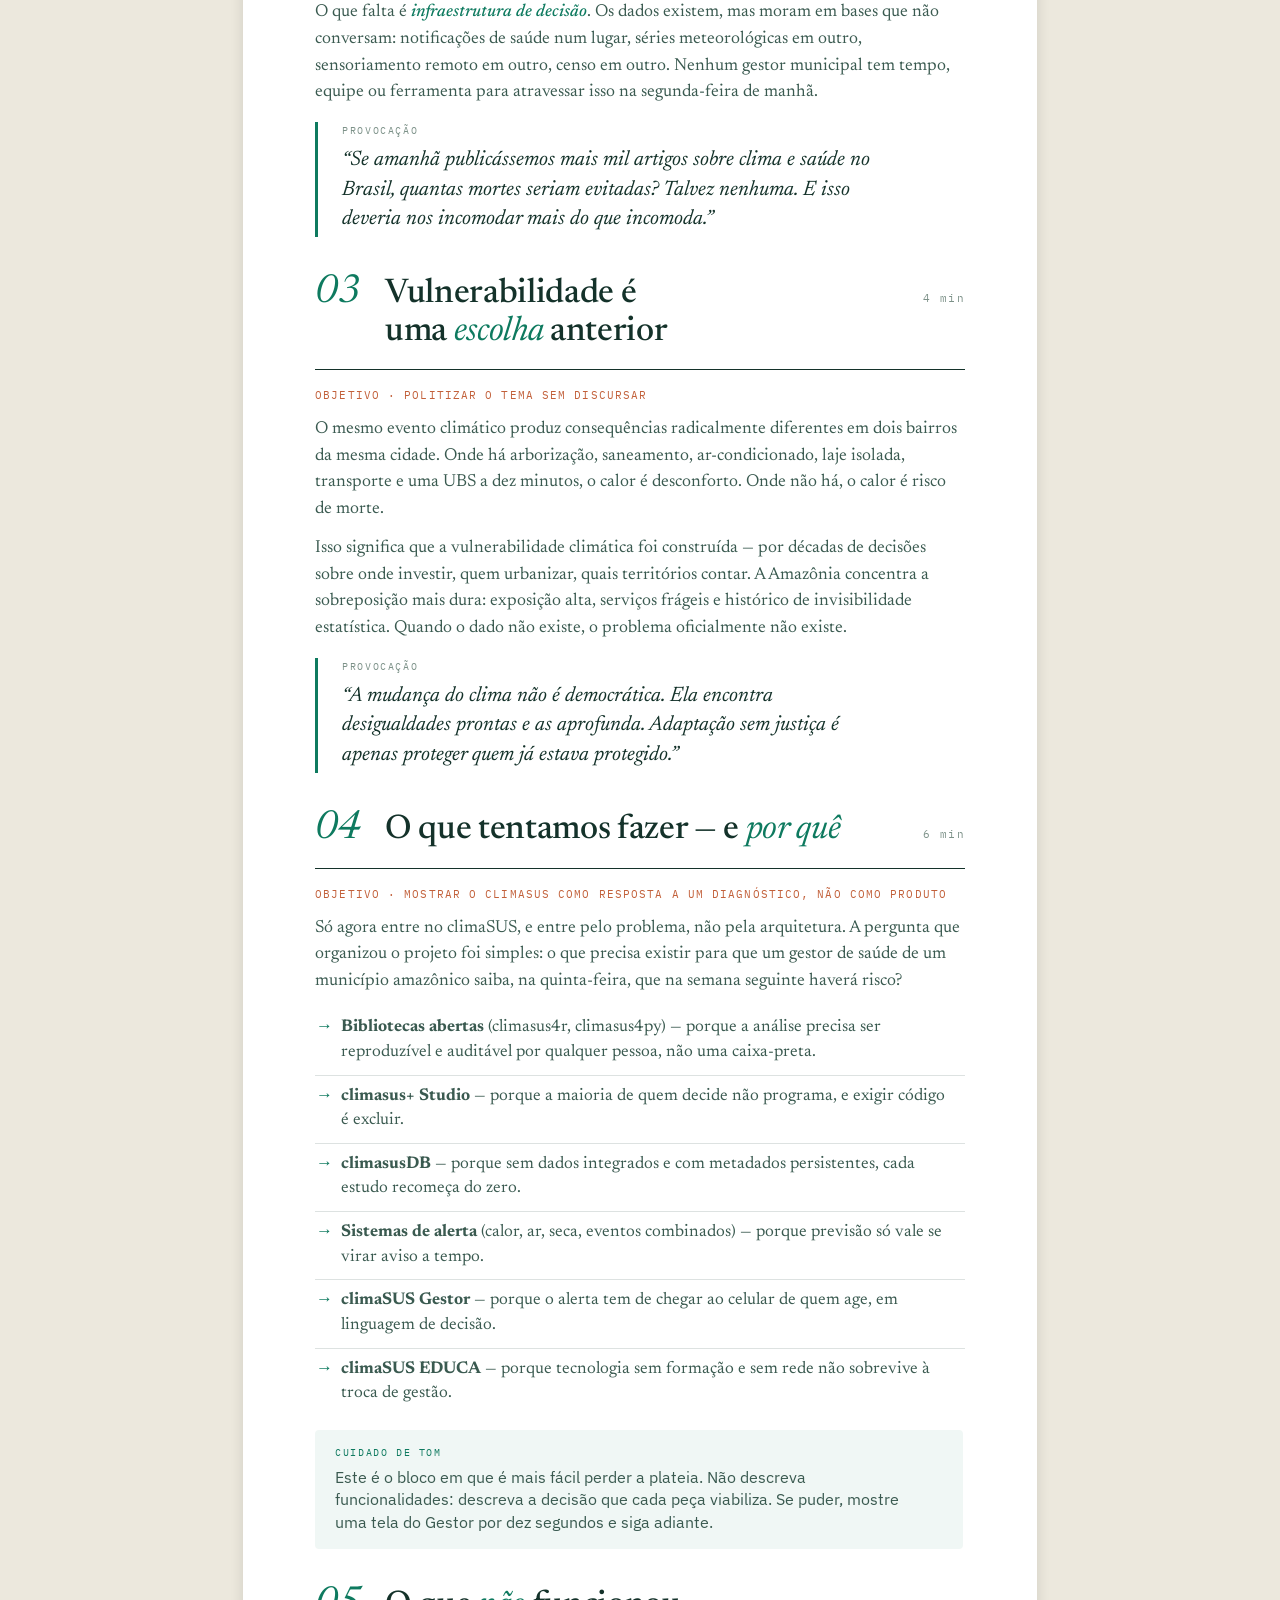
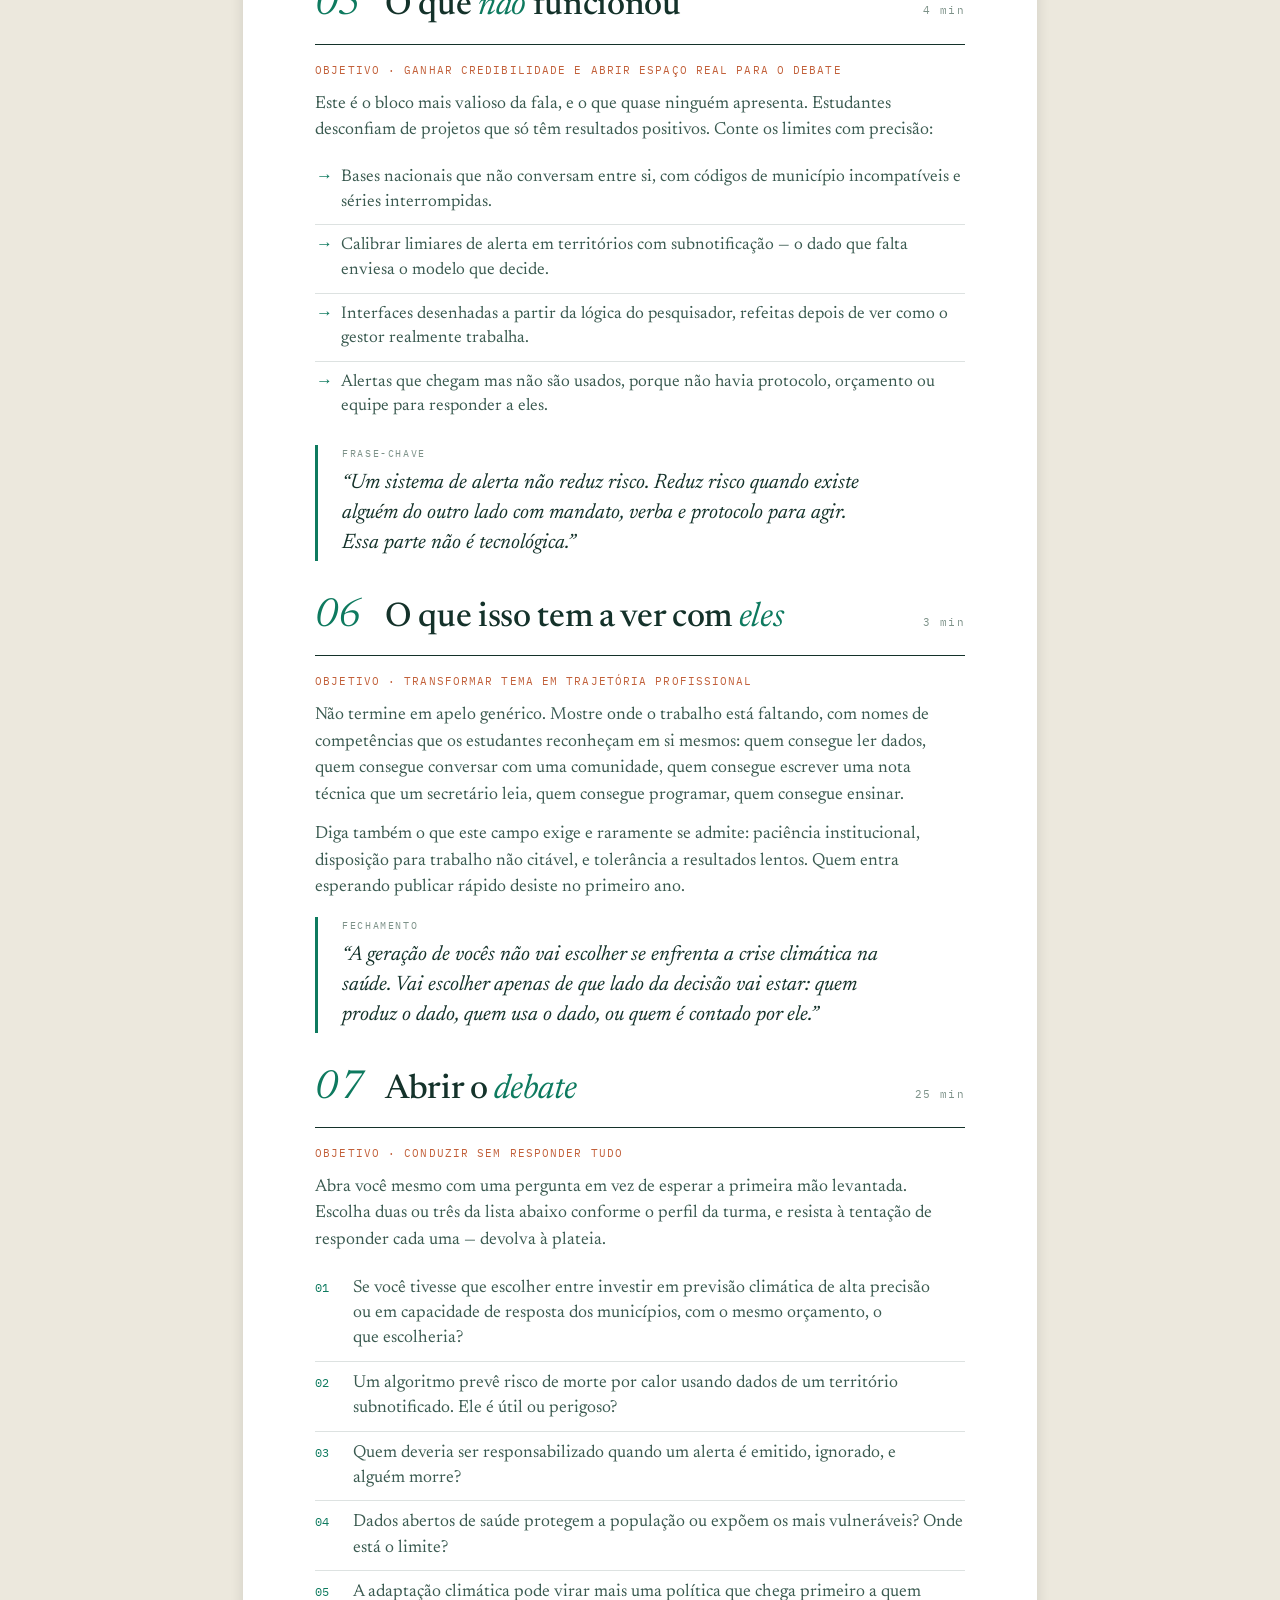
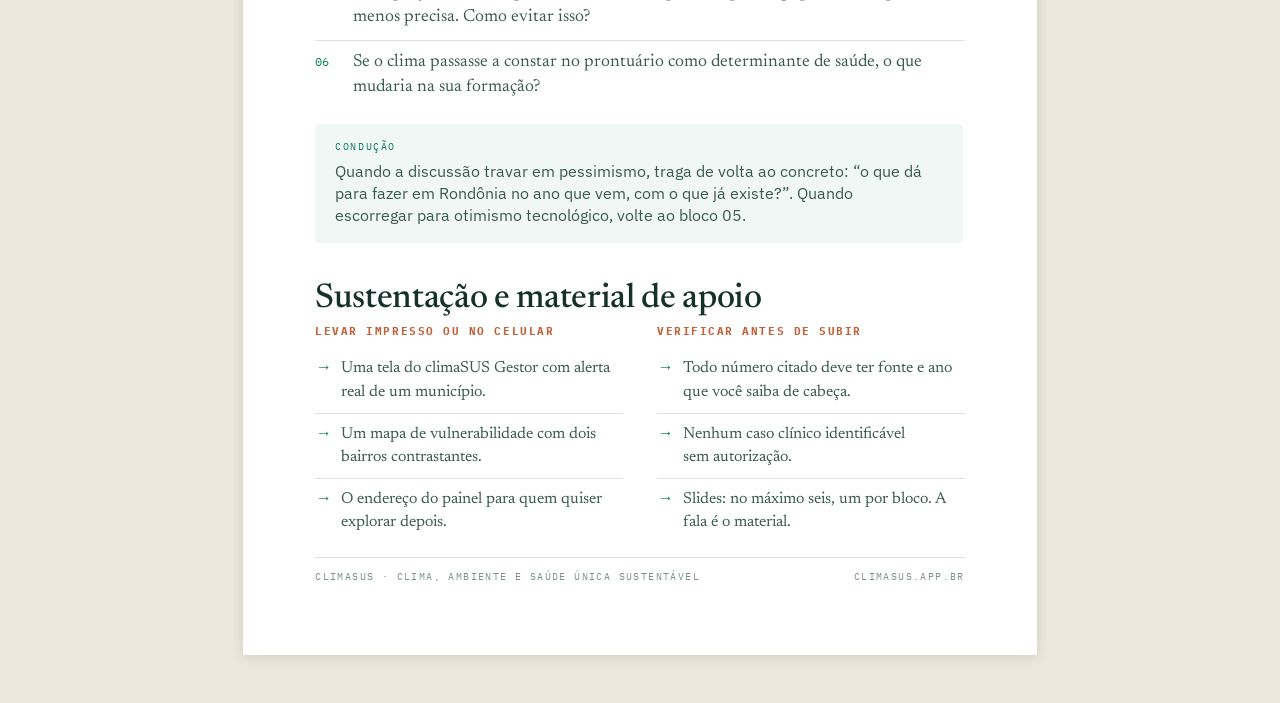
<file: climaSUS - Fala Forum Estudantes.html>
<!DOCTYPE html>
<html lang="pt-BR">
<head>
<meta charset="utf-8">
<title>climaSUS · Roteiro de fala — Fórum com estudantes</title>
<link rel="preconnect" href="https://fonts.googleapis.com">
<link rel="preconnect" href="https://fonts.gstatic.com" crossorigin>
<link href="https://fonts.googleapis.com/css2?family=Newsreader:ital,opsz,wght@0,6..72,400;0,6..72,500;0,6..72,600;1,6..72,400;1,6..72,500&family=IBM+Plex+Sans:wght@300;400;500;600&family=IBM+Plex+Mono:wght@400;500&display=swap" rel="stylesheet">
<script src="doc-page.js"></script>
<style>
:root{--ink:#14322A;--ink-2:#3A5A50;--muted:#7C9188;--paper:#FCFBF7;--accent:#0E7A5F;--accent-2:#C2603A;--rule:rgba(20,50,42,0.14)}
body{margin:0;font-family:"IBM Plex Sans",system-ui,sans-serif;color:var(--ink);background:var(--paper)}
doc-page{--doc-background:var(--paper)}
h1,h2,h3,h4{margin:0}
.kicker{font-family:"IBM Plex Mono",monospace;font-size:11px;letter-spacing:.18em;text-transform:uppercase;color:var(--accent);display:flex;align-items:center;gap:12px}
.kicker .bar{width:28px;height:1px;background:var(--accent)}
.cover{padding:0 0 44px;border-bottom:2px solid var(--ink);margin-bottom:40px}
.cover h1{font-family:"Newsreader",serif;font-weight:500;font-size:62px;line-height:1.02;letter-spacing:-.02em;margin:26px 0 18px}
.cover h1 .it{font-style:italic;color:var(--accent);font-weight:400}
.cover .deck{font-family:"Newsreader",serif;font-style:italic;font-size:21px;line-height:1.45;color:var(--ink-2);max-width:34em}
.meta{display:grid;grid-template-columns:repeat(3,1fr);gap:0;margin-top:34px;border-top:1px solid var(--rule);padding-top:20px}
.meta div{padding-right:20px}
.meta h4{font-family:"IBM Plex Mono",monospace;font-size:10px;letter-spacing:.16em;text-transform:uppercase;color:var(--muted);margin-bottom:7px}
.meta p{font-family:"Newsreader",serif;font-size:17px;line-height:1.35;margin:0}
h2.sec{font-family:"Newsreader",serif;font-weight:500;font-size:34px;line-height:1.1;letter-spacing:-.01em;margin:0 0 6px}
h2.sec .it{font-style:italic;color:var(--accent);font-weight:400}
.block{margin:0 0 38px;break-inside:avoid}
.block .head{display:flex;align-items:baseline;gap:18px;border-bottom:1px solid var(--ink);padding-bottom:12px;margin-bottom:18px}
.block .head .n{font-family:"Newsreader",serif;font-style:italic;font-size:40px;line-height:.9;color:var(--accent);min-width:52px}
.block .head .t{flex:1}
.block .head .time{font-family:"IBM Plex Mono",monospace;font-size:11px;letter-spacing:.12em;color:var(--muted);white-space:nowrap}
.goal{font-family:"IBM Plex Mono",monospace;font-size:11px;letter-spacing:.1em;text-transform:uppercase;color:var(--accent-2);margin-bottom:14px}
p{font-family:"Newsreader",serif;font-size:17.5px;line-height:1.52;color:var(--ink-2);margin:0 0 13px;max-width:38em;text-wrap:pretty}
p .em{font-style:italic;color:var(--accent);font-weight:500}
ul{list-style:none;padding:0;margin:0 0 14px}
li{font-family:"Newsreader",serif;font-size:17px;line-height:1.45;color:var(--ink-2);padding:9px 0 9px 26px;position:relative;border-bottom:1px solid var(--rule);max-width:38em}
li:before{content:"→";position:absolute;left:0;color:var(--accent);font-style:italic}
li:last-child{border-bottom:none}
.say{border-left:3px solid var(--accent);padding:2px 0 2px 24px;margin:16px 0 20px;max-width:34em}
.say .label{font-family:"IBM Plex Mono",monospace;font-size:10px;letter-spacing:.16em;text-transform:uppercase;color:var(--muted);display:block;margin-bottom:9px}
.say p{font-family:"Newsreader",serif;font-style:italic;font-size:21px;line-height:1.42;color:var(--ink);margin:0 0 10px}
.say p:last-child{margin-bottom:0}
.note{background:rgba(14,122,95,.06);border-radius:4px;padding:16px 20px;margin:14px 0 0;max-width:38em}
.note .label{font-family:"IBM Plex Mono",monospace;font-size:10px;letter-spacing:.16em;text-transform:uppercase;color:var(--accent);display:block;margin-bottom:7px}
.note p{font-size:15.5px;line-height:1.45;margin:0;font-family:"IBM Plex Sans",sans-serif}
.q{counter-reset:q}
.q li{padding-left:38px;font-size:17.5px}
.q li:before{counter-increment:q;content:counter(q,decimal-leading-zero);font-family:"IBM Plex Mono",monospace;font-size:12px;font-style:normal;color:var(--accent);top:12px}
.grid2{display:grid;grid-template-columns:1fr 1fr;gap:0 34px}
.grid2 .col h4{font-family:"IBM Plex Mono",monospace;font-size:11px;letter-spacing:.14em;text-transform:uppercase;color:var(--accent-2);margin-bottom:10px}
.grid2 li{font-size:16px}
.foot{display:flex;justify-content:space-between;font-family:"IBM Plex Mono",monospace;font-size:10px;letter-spacing:.14em;text-transform:uppercase;color:var(--muted);border-top:1px solid var(--rule);padding-top:12px}
a{color:var(--accent)}a:hover{color:var(--accent-2)}
</style>
</head>
<body>
<template id="__bundler_thumbnail"><svg viewBox="0 0 400 300" xmlns="http://www.w3.org/2000/svg"><rect width="400" height="300" fill="#0E7A5F"/><text x="200" y="170" font-family="Georgia,serif" font-size="110" fill="#FCFBF7" text-anchor="middle">cS</text></svg></template>

<doc-page size="a4">
<div slot="header" class="foot"><span>climaSUS · roteiro de fala</span><span>Fórum de debate com estudantes</span></div>

<div class="cover">
  <span class="kicker"><span class="bar"></span>Roteiro de fala · uso do palestrante</span>
  <h1>O clima já mudou.<br>A saúde <span class="it">ainda não</span> respondeu.</h1>
  <p class="deck">Estrutura de fala para fórum de debate com estudantes, construída para provocar discussão em vez de encerrá-la: 25 minutos de exposição, 25 de debate aberto.</p>
  <div class="meta">
    <div><h4>Formato</h4><p>Fala + debate<br>50 min no total</p></div>
    <div><h4>Público</h4><p>Estudantes de graduação<br>saúde, ambiente, dados</p></div>
    <div><h4>Objetivo</h4><p>Sair com perguntas melhores,<br>não com respostas prontas</p></div>
  </div>
</div>

<h2 class="sec">A curva da fala</h2>
<p>Sete blocos. Os três primeiros abrem uma ferida, os três seguintes mostram o que se pode fazer com ela, e o último devolve o problema para a plateia. O climaSUS entra no meio, como exemplo — nunca como o assunto.</p>

<div class="block">
  <div class="head"><span class="n">01</span><span class="t"><h2 class="sec">Abrir com um <span class="it">corpo</span>, não com um gráfico</h2></span><span class="time">3 min</span></div>
  <div class="goal">Objetivo · deslocar a mudança climática do abstrato para o clínico</div>
  <p>Comece com um caso concreto e verificável da sua própria experiência de campo: um idoso internado numa semana de calor extremo, uma criança com crise respiratória em mês de queimada, uma UBS que ficou sem energia durante um evento extremo. Uma pessoa, uma data, um lugar. Nenhum número ainda.</p>
  <div class="say"><span class="label">Fio condutor</span><p>“Nenhuma dessas pessoas foi registrada como vítima da mudança do clima. Elas entraram no sistema como cardiopatia, como asma, como diarreia. O clima não aparece no prontuário — mas estava lá.”</p></div>
  <div class="note"><span class="label">Preparar antes</span><p>Escolha um caso que você possa contar em 90 segundos e que não exija dados que você não tenha. Fale devagar. É o único momento da fala em que o silêncio trabalha a seu favor.</p></div>
</div>

<div class="block">
  <div class="head"><span class="n">02</span><span class="t"><h2 class="sec">O problema não é <span class="it">falta de ciência</span></h2></span><span class="time">4 min</span></div>
  <div class="goal">Objetivo · desmontar a explicação confortável</div>
  <p>Aqui você contraria a expectativa da plateia. Estudantes chegam ao debate esperando ouvir que precisamos de mais pesquisa, mais modelos, mais evidência. Diga o contrário: a relação entre calor extremo e mortalidade, entre fumaça e internação respiratória, entre seca e insegurança hídrica está descrita há décadas na literatura.</p>
  <p>O que falta é <span class="em">infraestrutura de decisão</span>. Os dados existem, mas moram em bases que não conversam: notificações de saúde num lugar, séries meteorológicas em outro, sensoriamento remoto em outro, censo em outro. Nenhum gestor municipal tem tempo, equipe ou ferramenta para atravessar isso na segunda-feira de manhã.</p>
  <div class="say"><span class="label">Provocação</span><p>“Se amanhã publicássemos mais mil artigos sobre clima e saúde no Brasil, quantas mortes seriam evitadas? Talvez nenhuma. E isso deveria nos incomodar mais do que incomoda.”</p></div>
</div>

<div class="block">
  <div class="head"><span class="n">03</span><span class="t"><h2 class="sec">Vulnerabilidade é uma <span class="it">escolha</span> anterior</h2></span><span class="time">4 min</span></div>
  <div class="goal">Objetivo · politizar o tema sem discursar</div>
  <p>O mesmo evento climático produz consequências radicalmente diferentes em dois bairros da mesma cidade. Onde há arborização, saneamento, ar-condicionado, laje isolada, transporte e uma UBS a dez minutos, o calor é desconforto. Onde não há, o calor é risco de morte.</p>
  <p>Isso significa que a vulnerabilidade climática foi construída — por décadas de decisões sobre onde investir, quem urbanizar, quais territórios contar. A Amazônia concentra a sobreposição mais dura: exposição alta, serviços frágeis e histórico de invisibilidade estatística. Quando o dado não existe, o problema oficialmente não existe.</p>
  <div class="say"><span class="label">Provocação</span><p>“A mudança do clima não é democrática. Ela encontra desigualdades prontas e as aprofunda. Adaptação sem justiça é apenas proteger quem já estava protegido.”</p></div>
</div>

<div class="block">
  <div class="head"><span class="n">04</span><span class="t"><h2 class="sec">O que tentamos fazer — e <span class="it">por quê</span></h2></span><span class="time">6 min</span></div>
  <div class="goal">Objetivo · mostrar o climaSUS como resposta a um diagnóstico, não como produto</div>
  <p>Só agora entre no climaSUS, e entre pelo problema, não pela arquitetura. A pergunta que organizou o projeto foi simples: o que precisa existir para que um gestor de saúde de um município amazônico saiba, na quinta-feira, que na semana seguinte haverá risco?</p>
  <ul>
    <li><strong>Bibliotecas abertas</strong> (climasus4r, climasus4py) — porque a análise precisa ser reproduzível e auditável por qualquer pessoa, não uma caixa-preta.</li>
    <li><strong>climasus+ Studio</strong> — porque a maioria de quem decide não programa, e exigir código é excluir.</li>
    <li><strong>climasusDB</strong> — porque sem dados integrados e com metadados persistentes, cada estudo recomeça do zero.</li>
    <li><strong>Sistemas de alerta</strong> (calor, ar, seca, eventos combinados) — porque previsão só vale se virar aviso a tempo.</li>
    <li><strong>climaSUS Gestor</strong> — porque o alerta tem de chegar ao celular de quem age, em linguagem de decisão.</li>
    <li><strong>climaSUS EDUCA</strong> — porque tecnologia sem formação e sem rede não sobrevive à troca de gestão.</li>
  </ul>
  <div class="note"><span class="label">Cuidado de tom</span><p>Este é o bloco em que é mais fácil perder a plateia. Não descreva funcionalidades: descreva a decisão que cada peça viabiliza. Se puder, mostre uma tela do Gestor por dez segundos e siga adiante.</p></div>
</div>

<div class="block">
  <div class="head"><span class="n">05</span><span class="t"><h2 class="sec">O que <span class="it">não</span> funcionou</h2></span><span class="time">4 min</span></div>
  <div class="goal">Objetivo · ganhar credibilidade e abrir espaço real para o debate</div>
  <p>Este é o bloco mais valioso da fala, e o que quase ninguém apresenta. Estudantes desconfiam de projetos que só têm resultados positivos. Conte os limites com precisão:</p>
  <ul>
    <li>Bases nacionais que não conversam entre si, com códigos de município incompatíveis e séries interrompidas.</li>
    <li>Calibrar limiares de alerta em territórios com subnotificação — o dado que falta enviesa o modelo que decide.</li>
    <li>Interfaces desenhadas a partir da lógica do pesquisador, refeitas depois de ver como o gestor realmente trabalha.</li>
    <li>Alertas que chegam mas não são usados, porque não havia protocolo, orçamento ou equipe para responder a eles.</li>
  </ul>
  <div class="say"><span class="label">Frase-chave</span><p>“Um sistema de alerta não reduz risco. Reduz risco quando existe alguém do outro lado com mandato, verba e protocolo para agir. Essa parte não é tecnológica.”</p></div>
</div>

<div class="block">
  <div class="head"><span class="n">06</span><span class="t"><h2 class="sec">O que isso tem a ver com <span class="it">eles</span></h2></span><span class="time">3 min</span></div>
  <div class="goal">Objetivo · transformar tema em trajetória profissional</div>
  <p>Não termine em apelo genérico. Mostre onde o trabalho está faltando, com nomes de competências que os estudantes reconheçam em si mesmos: quem consegue ler dados, quem consegue conversar com uma comunidade, quem consegue escrever uma nota técnica que um secretário leia, quem consegue programar, quem consegue ensinar.</p>
  <p>Diga também o que este campo exige e raramente se admite: paciência institucional, disposição para trabalho não citável, e tolerância a resultados lentos. Quem entra esperando publicar rápido desiste no primeiro ano.</p>
  <div class="say"><span class="label">Fechamento</span><p>“A geração de vocês não vai escolher se enfrenta a crise climática na saúde. Vai escolher apenas de que lado da decisão vai estar: quem produz o dado, quem usa o dado, ou quem é contado por ele.”</p></div>
</div>

<div class="block">
  <div class="head"><span class="n">07</span><span class="t"><h2 class="sec">Abrir o <span class="it">debate</span></h2></span><span class="time">25 min</span></div>
  <div class="goal">Objetivo · conduzir sem responder tudo</div>
  <p>Abra você mesmo com uma pergunta em vez de esperar a primeira mão levantada. Escolha duas ou três da lista abaixo conforme o perfil da turma, e resista à tentação de responder cada uma — devolva à plateia.</p>
  <ul class="q">
    <li>Se você tivesse que escolher entre investir em previsão climática de alta precisão ou em capacidade de resposta dos municípios, com o mesmo orçamento, o que escolheria?</li>
    <li>Um algoritmo prevê risco de morte por calor usando dados de um território subnotificado. Ele é útil ou perigoso?</li>
    <li>Quem deveria ser responsabilizado quando um alerta é emitido, ignorado, e alguém morre?</li>
    <li>Dados abertos de saúde protegem a população ou expõem os mais vulneráveis? Onde está o limite?</li>
    <li>A adaptação climática pode virar mais uma política que chega primeiro a quem menos precisa. Como evitar isso?</li>
    <li>Se o clima passasse a constar no prontuário como determinante de saúde, o que mudaria na sua formação?</li>
  </ul>
  <div class="note"><span class="label">Condução</span><p>Quando a discussão travar em pessimismo, traga de volta ao concreto: “o que dá para fazer em Rondônia no ano que vem, com o que já existe?”. Quando escorregar para otimismo tecnológico, volte ao bloco 05.</p></div>
</div>

<h2 class="sec">Sustentação e material de apoio</h2>
<div class="grid2">
  <div class="col">
    <h4>Levar impresso ou no celular</h4>
    <ul>
      <li>Uma tela do climaSUS Gestor com alerta real de um município.</li>
      <li>Um mapa de vulnerabilidade com dois bairros contrastantes.</li>
      <li>O endereço do painel para quem quiser explorar depois.</li>
    </ul>
  </div>
  <div class="col">
    <h4>Verificar antes de subir</h4>
    <ul>
      <li>Todo número citado deve ter fonte e ano que você saiba de cabeça.</li>
      <li>Nenhum caso clínico identificável sem autorização.</li>
      <li>Slides: no máximo seis, um por bloco. A fala é o material.</li>
    </ul>
  </div>
</div>

<div slot="footer" class="foot"><span>climaSUS · clima, ambiente e saúde única sustentável</span><span>climasus.app.br</span></div>
</doc-page>
</body>
</html>
</file>
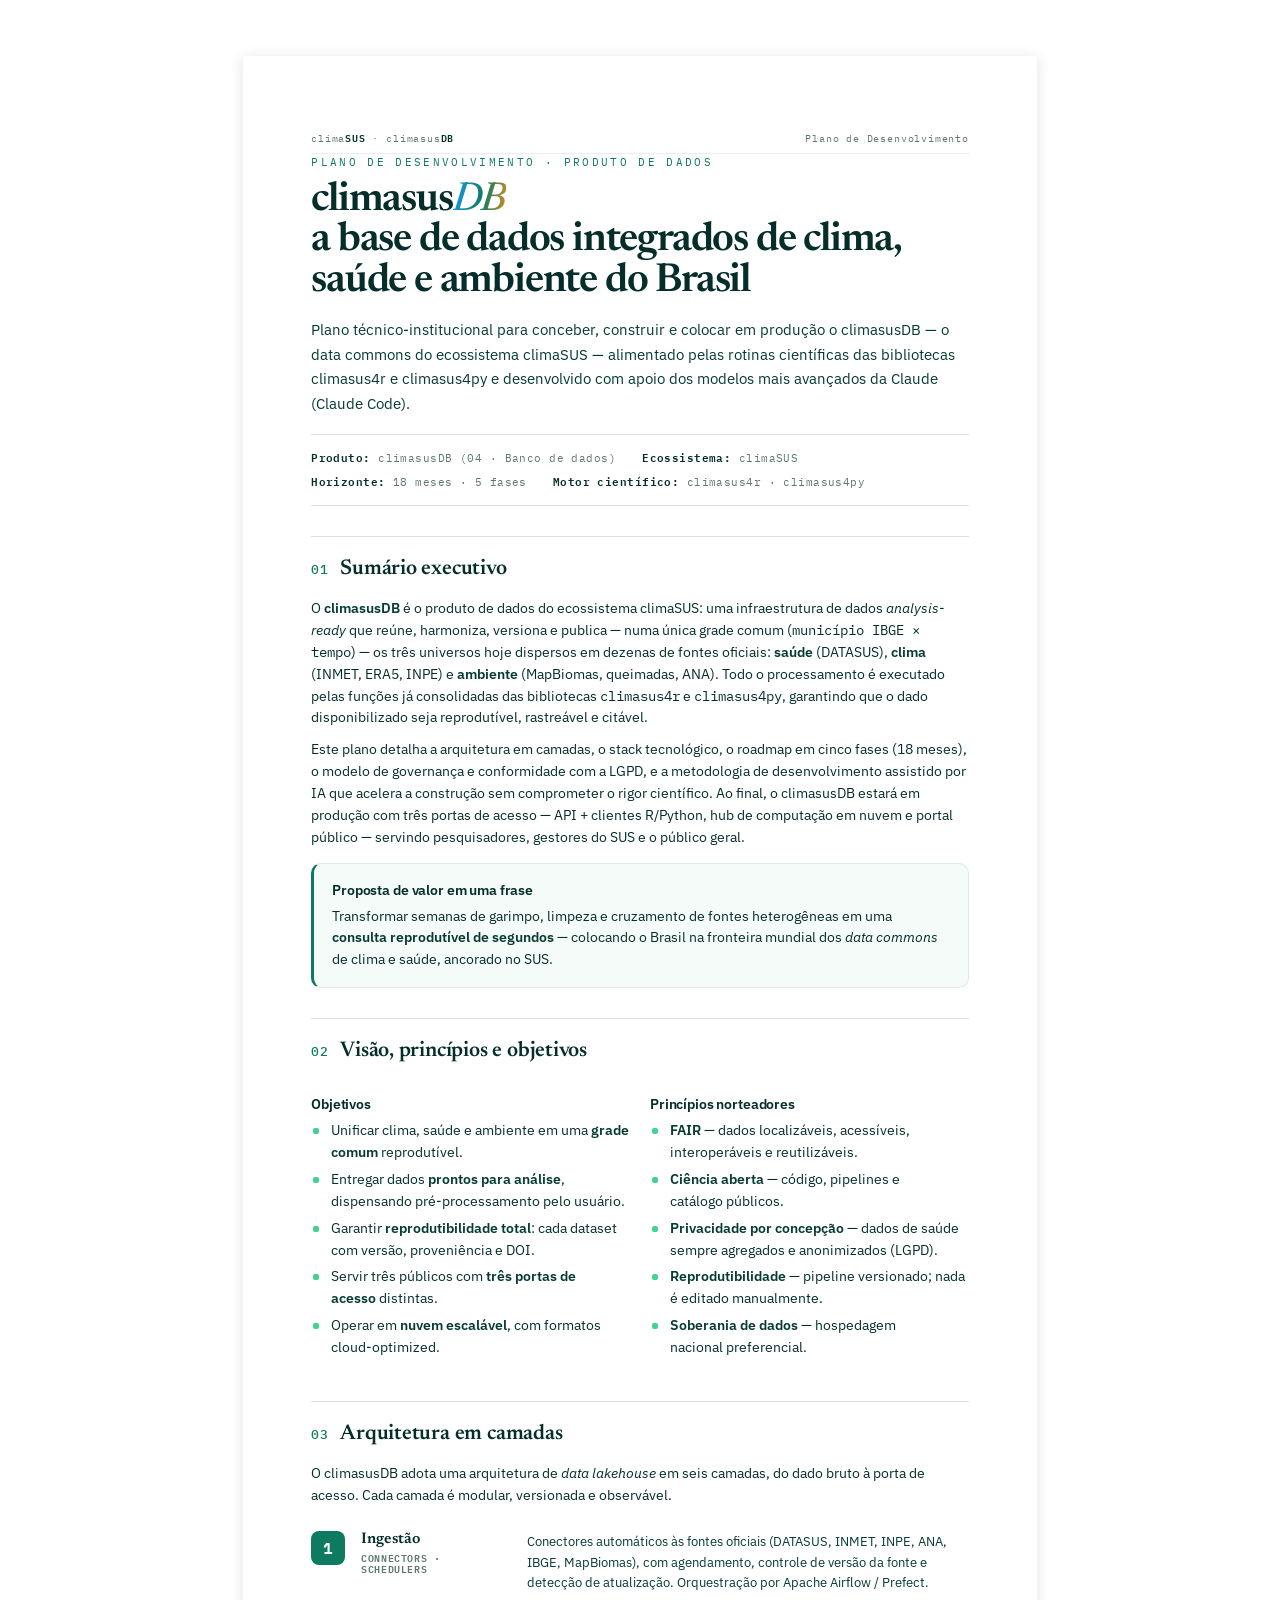
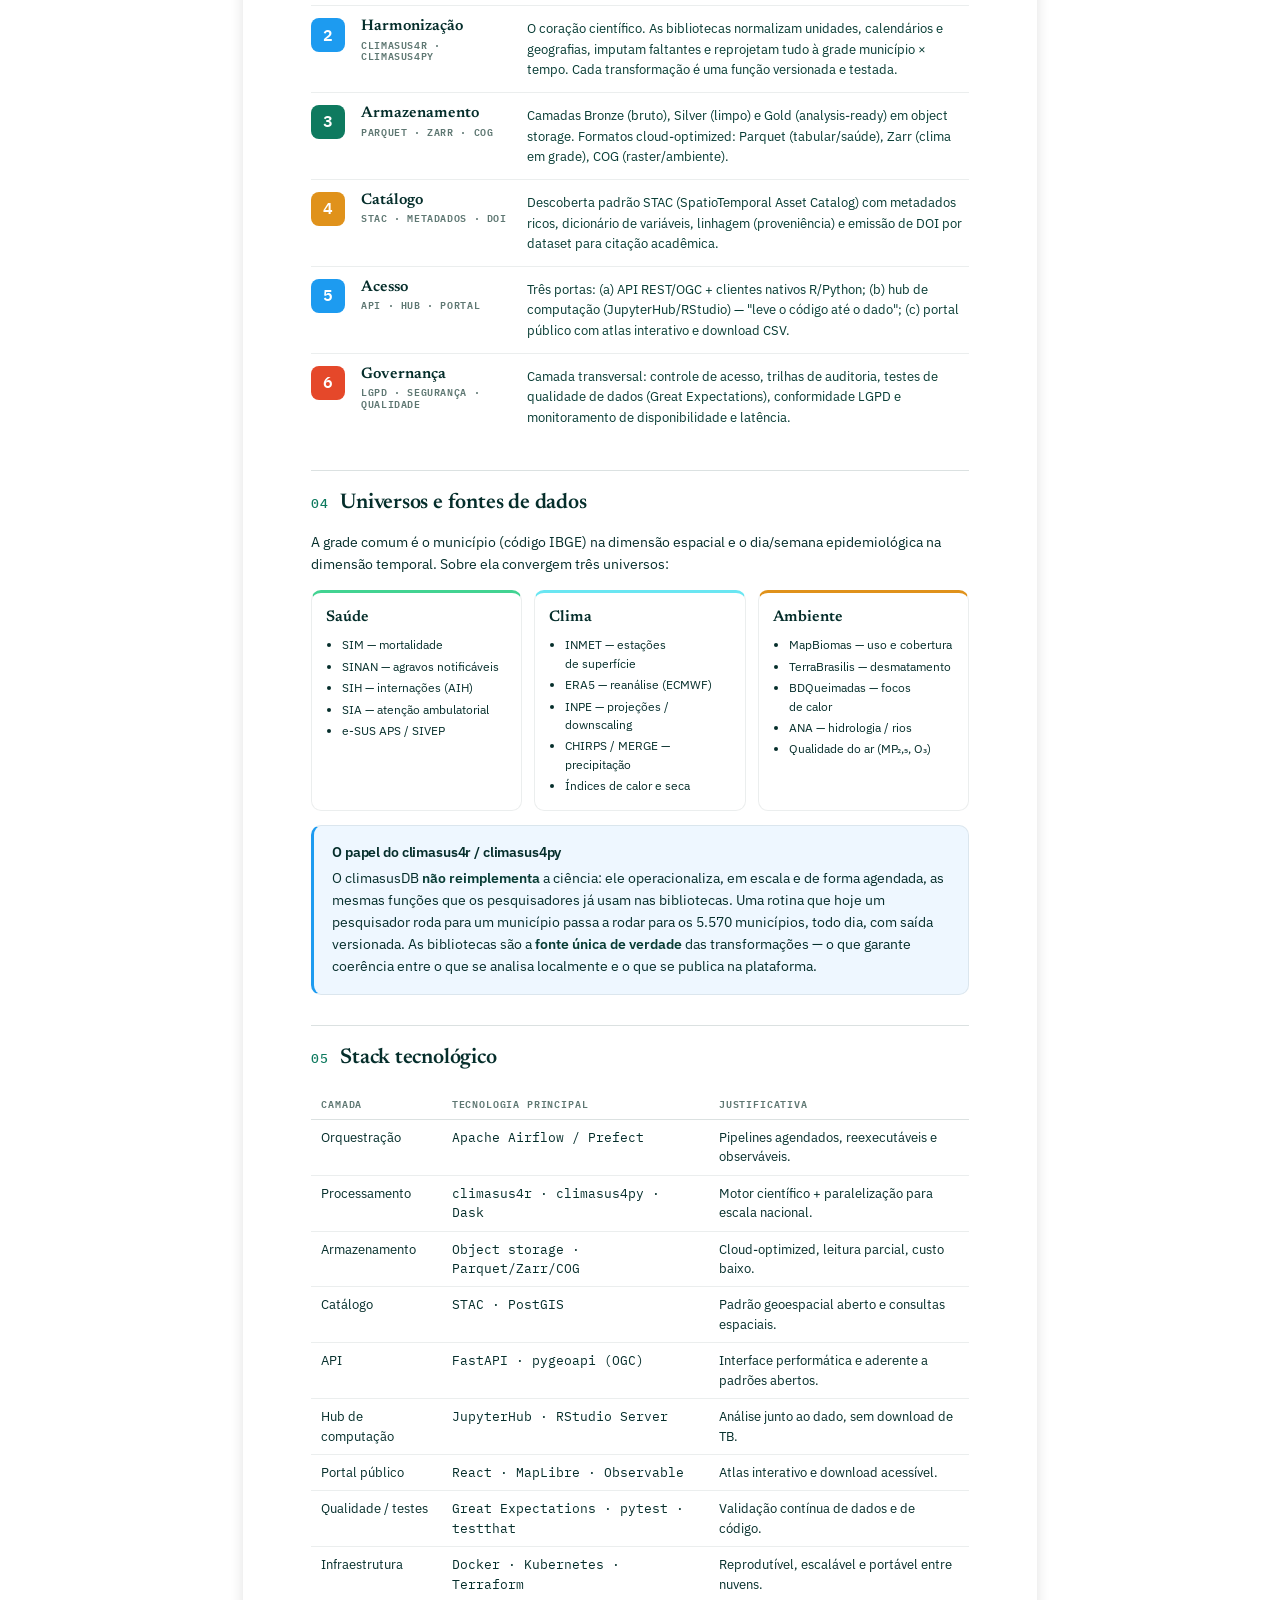
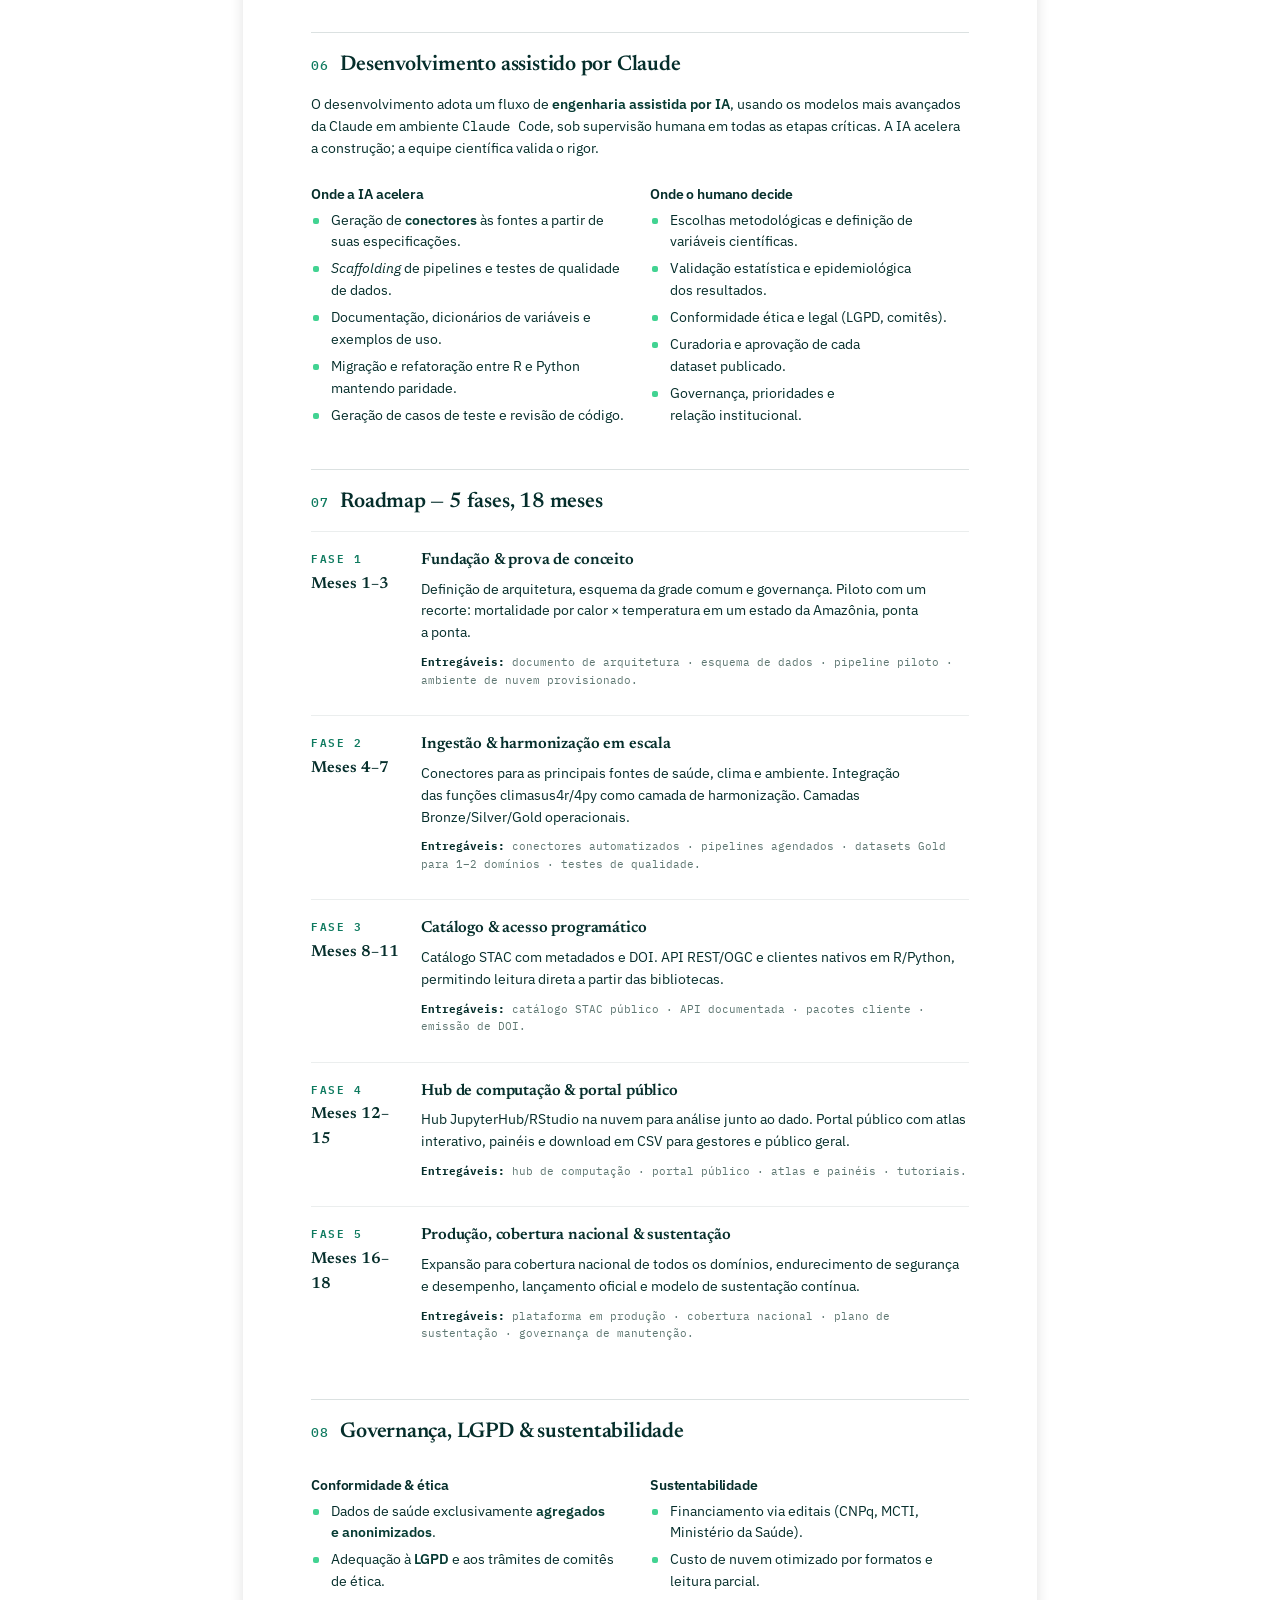
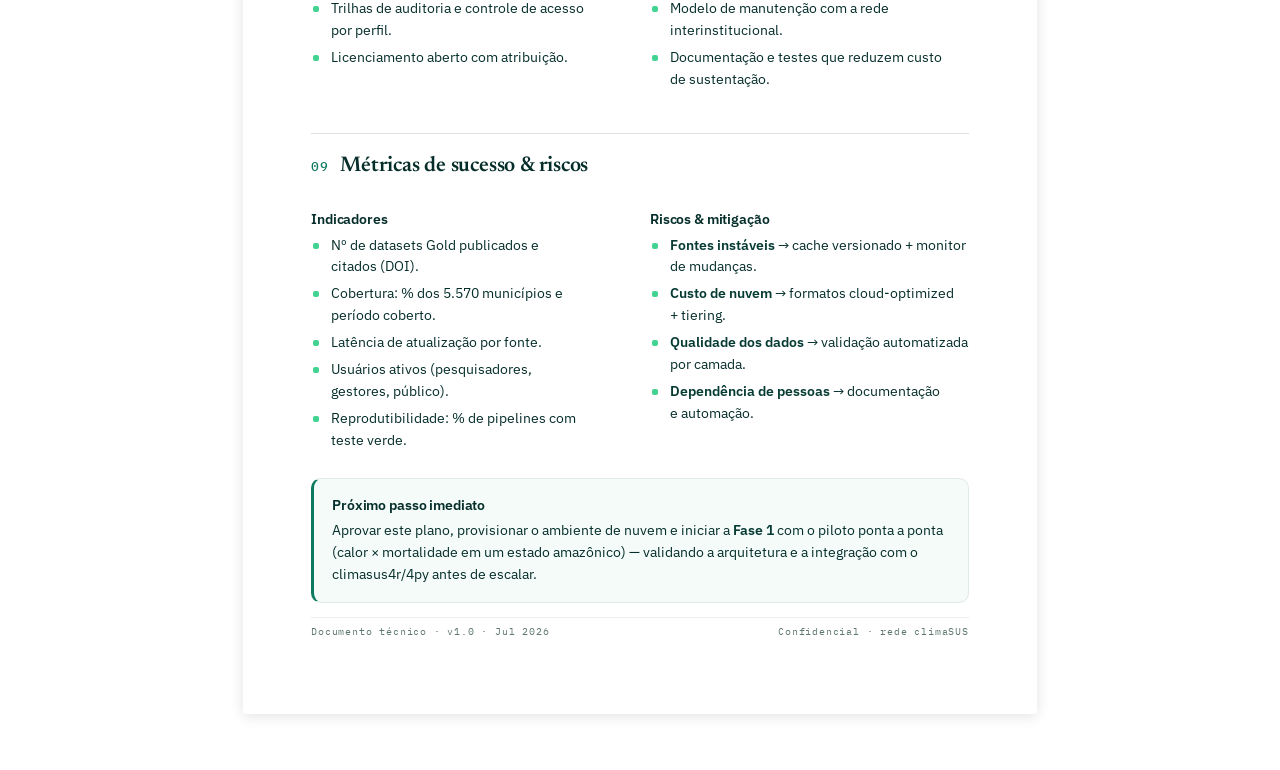
<file: climaSUS - Plano climasusDB.html>
<!doctype html>
<html lang="pt-BR">
<head>
<meta charset="utf-8" />
<meta name="viewport" content="width=device-width, initial-scale=1" />
<title>climasusDB — Plano de Desenvolvimento</title>
<link rel="preconnect" href="https://fonts.googleapis.com">
<link rel="preconnect" href="https://fonts.gstatic.com" crossorigin>
<link href="https://fonts.googleapis.com/css2?family=Newsreader:ital,opsz,wght@0,6..72,400;0,6..72,500;0,6..72,600;1,6..72,400;1,6..72,500&family=IBM+Plex+Sans:wght@400;500;600&family=IBM+Plex+Mono:wght@400;500;600&display=swap" rel="stylesheet">
<style>
  doc-page:not(:defined) { visibility: hidden; }

  :root {
    --ink: #052E2B;
    --ink-2: #063B33;
    --muted: #5E7772;
    --rule: rgba(5,46,43,0.14);
    --rule-soft: rgba(5,46,43,0.08);
    --health: #0E7A5F;
    --health-2: #42D392;
    --climate: #1D9BF0;
    --climate-2: #6AE6F2;
    --drought: #E0921B;
    --heat: #E5482A;
    --paper-tint: #F4FBF8;
    --paper-tint-2: #EEF7FF;
  }

  doc-page {
    font-family: "IBM Plex Sans", sans-serif;
    color: var(--ink);
    font-size: 10.6pt;
    line-height: 1.55;
    background: #fff;
  }

  /* ---------- Typographic system ---------- */
  h1, h2, h3, h4 { font-family: "Newsreader", serif; font-weight: 600; letter-spacing: -0.01em; color: var(--ink); }
  .doc-eyebrow {
    font-family: "IBM Plex Mono", monospace;
    font-size: 8pt; letter-spacing: 0.22em; text-transform: uppercase;
    color: var(--health); margin: 0 0 10px;
  }
  h1 { font-size: 30pt; line-height: 1.02; margin: 0 0 14px; letter-spacing: -0.03em; }
  h1 .alt {
    font-style: italic; font-weight: 500;
    background: linear-gradient(100deg, var(--climate), var(--health) 55%, var(--drought));
    -webkit-background-clip: text; background-clip: text; -webkit-text-fill-color: transparent;
  }
  h2 {
    font-size: 16pt; margin: 30px 0 12px; padding-top: 16px;
    border-top: 1.5px solid var(--rule);
    display: flex; align-items: baseline; gap: 12px;
  }
  h2 .n {
    font-family: "IBM Plex Mono", monospace; font-size: 9.5pt; font-weight: 500;
    color: var(--health); letter-spacing: 0.04em; flex-shrink: 0;
  }
  h3 { font-size: 12pt; margin: 18px 0 6px; }
  h4 { font-size: 10.5pt; margin: 14px 0 4px; font-weight: 600; font-family: "IBM Plex Sans"; }
  p { margin: 0 0 10px; text-wrap: pretty; }
  strong { font-weight: 600; color: var(--ink-2); }
  .lead { font-size: 11.6pt; line-height: 1.6; color: var(--ink-2); }
  .mono { font-family: "IBM Plex Mono", monospace; }

  a { color: var(--climate); text-decoration: none; }

  /* ---------- Cover header block ---------- */
  .cover { margin-bottom: 8px; }
  .cover__meta {
    display: flex; flex-wrap: wrap; gap: 6px 26px; margin-top: 18px;
    padding: 14px 0; border-top: 1px solid var(--rule); border-bottom: 1px solid var(--rule);
    font-family: "IBM Plex Mono", monospace; font-size: 8.2pt; color: var(--muted);
    letter-spacing: 0.04em;
  }
  .cover__meta b { color: var(--ink); font-weight: 600; }

  /* ---------- Lists ---------- */
  ul, ol { margin: 4px 0 12px; padding-left: 20px; }
  li { margin: 0 0 5px; text-wrap: pretty; }
  ul.clean { list-style: none; padding-left: 0; }
  ul.clean > li {
    padding-left: 20px; position: relative;
  }
  ul.clean > li::before {
    content: ""; position: absolute; left: 2px; top: 8px;
    width: 6px; height: 6px; border-radius: 2px; background: var(--health-2);
  }

  /* ---------- Callout / summary box ---------- */
  .box {
    background: var(--paper-tint); border: 1px solid var(--rule-soft);
    border-left: 3px solid var(--health); border-radius: 10px;
    padding: 16px 18px; margin: 14px 0; break-inside: avoid;
  }
  .box.climate { background: var(--paper-tint-2); border-left-color: var(--climate); }
  .box h4 { margin-top: 0; }

  /* ---------- Layered architecture ---------- */
  .layers { margin: 12px 0 6px; }
  .layer {
    display: grid; grid-template-columns: 34px 150px 1fr; gap: 16px; align-items: start;
    padding: 12px 0; border-bottom: 1px solid var(--rule-soft); break-inside: avoid;
  }
  .layer:last-child { border-bottom: none; }
  .layer__n {
    font-family: "IBM Plex Mono", monospace; font-weight: 600; font-size: 12pt;
    color: #fff; background: var(--health); border-radius: 8px;
    width: 34px; height: 34px; display: flex; align-items: center; justify-content: center;
  }
  .layer:nth-child(2) .layer__n { background: var(--climate); }
  .layer:nth-child(3) .layer__n { background: var(--health); }
  .layer:nth-child(4) .layer__n { background: var(--drought); }
  .layer:nth-child(5) .layer__n { background: var(--climate); }
  .layer:nth-child(6) .layer__n { background: var(--heat); }
  .layer__name { font-family: "Newsreader", serif; font-weight: 600; font-size: 11.5pt; line-height: 1.15; }
  .layer__name .tech { display: block; font-family: "IBM Plex Mono", monospace; font-size: 7.6pt; letter-spacing: 0.06em; color: var(--muted); margin-top: 3px; text-transform: uppercase; }
  .layer__desc { font-size: 10pt; color: var(--ink-2); }

  /* ---------- Source domains ---------- */
  .domains { display: grid; grid-template-columns: repeat(3, 1fr); gap: 12px; margin: 14px 0; }
  .domain { border: 1px solid var(--rule-soft); border-radius: 10px; padding: 13px 14px; break-inside: avoid; }
  .domain.saude { border-top: 3px solid var(--health-2); }
  .domain.clima { border-top: 3px solid var(--climate-2); }
  .domain.amb   { border-top: 3px solid var(--drought); }
  .domain h4 { margin: 0 0 6px; font-family: "Newsreader", serif; font-size: 11.5pt; }
  .domain ul { margin: 0; padding-left: 16px; font-size: 9.2pt; line-height: 1.5; }
  .domain li { margin-bottom: 3px; }

  /* ---------- Roadmap phases ---------- */
  .phase {
    display: grid; grid-template-columns: 92px 1fr; gap: 18px;
    padding: 16px 0; border-top: 1px solid var(--rule-soft); break-inside: avoid;
  }
  .phase__tag { }
  .phase__tag .ph { font-family: "IBM Plex Mono", monospace; font-size: 8pt; letter-spacing: 0.14em; text-transform: uppercase; color: var(--health); font-weight: 600; }
  .phase__tag .when { display: block; font-family: "Newsreader", serif; font-size: 12pt; font-weight: 600; margin-top: 2px; }
  .phase__body h3 { margin-top: 0; }
  .phase__body .deliv { font-family: "IBM Plex Mono", monospace; font-size: 8.4pt; color: var(--muted); margin-top: 6px; }
  .phase__body .deliv b { color: var(--ink); }

  /* ---------- Table ---------- */
  table { width: 100%; border-collapse: collapse; margin: 12px 0; font-size: 9.4pt; }
  th, td { text-align: left; padding: 8px 10px; border-bottom: 1px solid var(--rule-soft); vertical-align: top; }
  th { font-family: "IBM Plex Mono", monospace; font-size: 7.8pt; letter-spacing: 0.08em; text-transform: uppercase; color: var(--muted); font-weight: 600; border-bottom: 1.5px solid var(--rule); }
  tbody tr:last-child td { border-bottom: none; }
  td .mono { font-size: 8.8pt; }

  /* ---------- Two column ---------- */
  .cols2 { display: grid; grid-template-columns: 1fr 1fr; gap: 20px; }

  /* ---------- Running header / footer ---------- */
  .rh, .rf {
    font-family: "IBM Plex Mono", monospace; font-size: 7.6pt; letter-spacing: 0.08em;
    color: var(--muted); display: flex; justify-content: space-between; align-items: center;
    padding: 6px 0;
  }
  .rh { border-bottom: 1px solid var(--rule-soft); }
  .rf { border-top: 1px solid var(--rule-soft); }
  .rh b, .rf b { color: var(--ink); font-weight: 600; }
  .badge { font-family:"IBM Plex Mono",monospace; font-size:7.4pt; letter-spacing:0.1em; text-transform:uppercase; color:var(--health); border:1px solid var(--health-2); border-radius:999px; padding:2px 9px; }
</style>
</head>
<body>
<doc-page size="a4" margin="18mm">

  <div slot="header" class="rh">
    <span>clima<b>SUS</b> · climasus<b>DB</b></span>
    <span>Plano de Desenvolvimento</span>
  </div>
  <div slot="footer" class="rf">
    <span>Documento técnico · v1.0 · Jul 2026</span>
    <span>Confidencial · rede climaSUS</span>
  </div>

  <!-- ===================== COVER ===================== -->
  <section class="cover">
    <p class="doc-eyebrow">Plano de desenvolvimento · Produto de dados</p>
    <h1>climasus<span class="alt">DB</span><br>a base de dados integrados de clima, saúde e ambiente do Brasil</h1>
    <p class="lead">Plano técnico-institucional para conceber, construir e colocar em produção o climasusDB — o data commons do ecossistema climaSUS — alimentado pelas rotinas científicas das bibliotecas climasus4r e climasus4py e desenvolvido com apoio dos modelos mais avançados da Claude (Claude Code).</p>
    <div class="cover__meta">
      <span><b>Produto:</b> climasusDB (04 · Banco de dados)</span>
      <span><b>Ecossistema:</b> climaSUS</span>
      <span><b>Horizonte:</b> 18 meses · 5 fases</span>
      <span><b>Motor científico:</b> climasus4r · climasus4py</span>
    </div>
  </section>

  <!-- ===================== 1. SUMÁRIO ===================== -->
  <h2><span class="n">01</span> Sumário executivo</h2>
  <p>O <strong>climasusDB</strong> é o produto de dados do ecossistema climaSUS: uma infraestrutura de dados <em>analysis-ready</em> que reúne, harmoniza, versiona e publica — numa única grade comum (<span class="mono">município IBGE × tempo</span>) — os três universos hoje dispersos em dezenas de fontes oficiais: <strong>saúde</strong> (DATASUS), <strong>clima</strong> (INMET, ERA5, INPE) e <strong>ambiente</strong> (MapBiomas, queimadas, ANA). Todo o processamento é executado pelas funções já consolidadas das bibliotecas <span class="mono">climasus4r</span> e <span class="mono">climasus4py</span>, garantindo que o dado disponibilizado seja reprodutível, rastreável e citável.</p>
  <p>Este plano detalha a arquitetura em camadas, o stack tecnológico, o roadmap em cinco fases (18 meses), o modelo de governança e conformidade com a LGPD, e a metodologia de desenvolvimento assistido por IA que acelera a construção sem comprometer o rigor científico. Ao final, o climasusDB estará em produção com três portas de acesso — API + clientes R/Python, hub de computação em nuvem e portal público — servindo pesquisadores, gestores do SUS e o público geral.</p>

  <div class="box">
    <h4>Proposta de valor em uma frase</h4>
    <p style="margin:0;">Transformar semanas de garimpo, limpeza e cruzamento de fontes heterogêneas em uma <strong>consulta reprodutível de segundos</strong> — colocando o Brasil na fronteira mundial dos <em>data commons</em> de clima e saúde, ancorado no SUS.</p>
  </div>

  <!-- ===================== 2. VISÃO ===================== -->
  <h2><span class="n">02</span> Visão, princípios e objetivos</h2>
  <div class="cols2">
    <div>
      <h4>Objetivos</h4>
      <ul class="clean">
        <li>Unificar clima, saúde e ambiente em uma <strong>grade comum</strong> reprodutível.</li>
        <li>Entregar dados <strong>prontos para análise</strong>, dispensando pré-processamento pelo usuário.</li>
        <li>Garantir <strong>reprodutibilidade total</strong>: cada dataset com versão, proveniência e DOI.</li>
        <li>Servir três públicos com <strong>três portas de acesso</strong> distintas.</li>
        <li>Operar em <strong>nuvem escalável</strong>, com formatos cloud-optimized.</li>
      </ul>
    </div>
    <div>
      <h4>Princípios norteadores</h4>
      <ul class="clean">
        <li><strong>FAIR</strong> — dados localizáveis, acessíveis, interoperáveis e reutilizáveis.</li>
        <li><strong>Ciência aberta</strong> — código, pipelines e catálogo públicos.</li>
        <li><strong>Privacidade por concepção</strong> — dados de saúde sempre agregados e anonimizados (LGPD).</li>
        <li><strong>Reprodutibilidade</strong> — pipeline versionado; nada é editado manualmente.</li>
        <li><strong>Soberania de dados</strong> — hospedagem nacional preferencial.</li>
      </ul>
    </div>
  </div>

  <!-- ===================== 3. ARQUITETURA ===================== -->
  <h2><span class="n">03</span> Arquitetura em camadas</h2>
  <p>O climasusDB adota uma arquitetura de <em>data lakehouse</em> em seis camadas, do dado bruto à porta de acesso. Cada camada é modular, versionada e observável.</p>
  <div class="layers">
    <div class="layer">
      <div class="layer__n">1</div>
      <div class="layer__name">Ingestão<span class="tech">connectors · schedulers</span></div>
      <div class="layer__desc">Conectores automáticos às fontes oficiais (DATASUS, INMET, INPE, ANA, IBGE, MapBiomas), com agendamento, controle de versão da fonte e detecção de atualização. Orquestração por Apache Airflow / Prefect.</div>
    </div>
    <div class="layer">
      <div class="layer__n">2</div>
      <div class="layer__name">Harmonização<span class="tech">climasus4r · climasus4py</span></div>
      <div class="layer__desc">O coração científico. As bibliotecas normalizam unidades, calendários e geografias, imputam faltantes e reprojetam tudo à grade município × tempo. Cada transformação é uma função versionada e testada.</div>
    </div>
    <div class="layer">
      <div class="layer__n">3</div>
      <div class="layer__name">Armazenamento<span class="tech">parquet · zarr · cog</span></div>
      <div class="layer__desc">Camadas Bronze (bruto), Silver (limpo) e Gold (analysis-ready) em object storage. Formatos cloud-optimized: Parquet (tabular/saúde), Zarr (clima em grade), COG (raster/ambiente).</div>
    </div>
    <div class="layer">
      <div class="layer__n">4</div>
      <div class="layer__name">Catálogo<span class="tech">stac · metadados · doi</span></div>
      <div class="layer__desc">Descoberta padrão STAC (SpatioTemporal Asset Catalog) com metadados ricos, dicionário de variáveis, linhagem (proveniência) e emissão de DOI por dataset para citação acadêmica.</div>
    </div>
    <div class="layer">
      <div class="layer__n">5</div>
      <div class="layer__name">Acesso<span class="tech">api · hub · portal</span></div>
      <div class="layer__desc">Três portas: (a) API REST/OGC + clientes nativos R/Python; (b) hub de computação (JupyterHub/RStudio) — "leve o código até o dado"; (c) portal público com atlas interativo e download CSV.</div>
    </div>
    <div class="layer">
      <div class="layer__n">6</div>
      <div class="layer__name">Governança<span class="tech">lgpd · segurança · qualidade</span></div>
      <div class="layer__desc">Camada transversal: controle de acesso, trilhas de auditoria, testes de qualidade de dados (Great Expectations), conformidade LGPD e monitoramento de disponibilidade e latência.</div>
    </div>
  </div>

  <!-- ===================== 4. FONTES ===================== -->
  <h2><span class="n">04</span> Universos e fontes de dados</h2>
  <p>A grade comum é o município (código IBGE) na dimensão espacial e o dia/semana epidemiológica na dimensão temporal. Sobre ela convergem três universos:</p>
  <div class="domains">
    <div class="domain saude">
      <h4>Saúde</h4>
      <ul>
        <li>SIM — mortalidade</li>
        <li>SINAN — agravos notificáveis</li>
        <li>SIH — internações (AIH)</li>
        <li>SIA — atenção ambulatorial</li>
        <li>e-SUS APS / SIVEP</li>
      </ul>
    </div>
    <div class="domain clima">
      <h4>Clima</h4>
      <ul>
        <li>INMET — estações de superfície</li>
        <li>ERA5 — reanálise (ECMWF)</li>
        <li>INPE — projeções / downscaling</li>
        <li>CHIRPS / MERGE — precipitação</li>
        <li>Índices de calor e seca</li>
      </ul>
    </div>
    <div class="domain amb">
      <h4>Ambiente</h4>
      <ul>
        <li>MapBiomas — uso e cobertura</li>
        <li>TerraBrasilis — desmatamento</li>
        <li>BDQueimadas — focos de calor</li>
        <li>ANA — hidrologia / rios</li>
        <li>Qualidade do ar (MP₂,₅, O₃)</li>
      </ul>
    </div>
  </div>
  <div class="box climate">
    <h4>O papel do climasus4r / climasus4py</h4>
    <p style="margin:0;">O climasusDB <strong>não reimplementa</strong> a ciência: ele operacionaliza, em escala e de forma agendada, as mesmas funções que os pesquisadores já usam nas bibliotecas. Uma rotina que hoje um pesquisador roda para um município passa a rodar para os 5.570 municípios, todo dia, com saída versionada. As bibliotecas são a <strong>fonte única de verdade</strong> das transformações — o que garante coerência entre o que se analisa localmente e o que se publica na plataforma.</p>
  </div>

  <!-- ===================== 5. STACK ===================== -->
  <h2><span class="n">05</span> Stack tecnológico</h2>
  <table>
    <thead>
      <tr><th>Camada</th><th>Tecnologia principal</th><th>Justificativa</th></tr>
    </thead>
    <tbody>
      <tr><td>Orquestração</td><td class="mono">Apache Airflow / Prefect</td><td>Pipelines agendados, reexecutáveis e observáveis.</td></tr>
      <tr><td>Processamento</td><td class="mono">climasus4r · climasus4py · Dask</td><td>Motor científico + paralelização para escala nacional.</td></tr>
      <tr><td>Armazenamento</td><td class="mono">Object storage · Parquet/Zarr/COG</td><td>Cloud-optimized, leitura parcial, custo baixo.</td></tr>
      <tr><td>Catálogo</td><td class="mono">STAC · PostGIS</td><td>Padrão geoespacial aberto e consultas espaciais.</td></tr>
      <tr><td>API</td><td class="mono">FastAPI · pygeoapi (OGC)</td><td>Interface performática e aderente a padrões abertos.</td></tr>
      <tr><td>Hub de computação</td><td class="mono">JupyterHub · RStudio Server</td><td>Análise junto ao dado, sem download de TB.</td></tr>
      <tr><td>Portal público</td><td class="mono">React · MapLibre · Observable</td><td>Atlas interativo e download acessível.</td></tr>
      <tr><td>Qualidade / testes</td><td class="mono">Great Expectations · pytest · testthat</td><td>Validação contínua de dados e de código.</td></tr>
      <tr><td>Infraestrutura</td><td class="mono">Docker · Kubernetes · Terraform</td><td>Reprodutível, escalável e portável entre nuvens.</td></tr>
    </tbody>
  </table>

  <!-- ===================== 6. METODOLOGIA IA ===================== -->
  <h2><span class="n">06</span> Desenvolvimento assistido por Claude</h2>
  <p>O desenvolvimento adota um fluxo de <strong>engenharia assistida por IA</strong>, usando os modelos mais avançados da Claude em ambiente <span class="mono">Claude Code</span>, sob supervisão humana em todas as etapas críticas. A IA acelera a construção; a equipe científica valida o rigor.</p>
  <div class="cols2">
    <div>
      <h4>Onde a IA acelera</h4>
      <ul class="clean">
        <li>Geração de <strong>conectores</strong> às fontes a partir de suas especificações.</li>
        <li><em>Scaffolding</em> de pipelines e testes de qualidade de dados.</li>
        <li>Documentação, dicionários de variáveis e exemplos de uso.</li>
        <li>Migração e refatoração entre R e Python mantendo paridade.</li>
        <li>Geração de casos de teste e revisão de código.</li>
      </ul>
    </div>
    <div>
      <h4>Onde o humano decide</h4>
      <ul class="clean">
        <li>Escolhas metodológicas e definição de variáveis científicas.</li>
        <li>Validação estatística e epidemiológica dos resultados.</li>
        <li>Conformidade ética e legal (LGPD, comitês).</li>
        <li>Curadoria e aprovação de cada dataset publicado.</li>
        <li>Governança, prioridades e relação institucional.</li>
      </ul>
    </div>
  </div>

  <!-- ===================== 7. ROADMAP ===================== -->
  <h2><span class="n">07</span> Roadmap — 5 fases, 18 meses</h2>

  <div class="phase">
    <div class="phase__tag"><span class="ph">Fase 1</span><span class="when">Meses 1–3</span></div>
    <div class="phase__body">
      <h3>Fundação &amp; prova de conceito</h3>
      <p>Definição de arquitetura, esquema da grade comum e governança. Piloto com um recorte: mortalidade por calor × temperatura em um estado da Amazônia, ponta a ponta.</p>
      <p class="deliv"><b>Entregáveis:</b> documento de arquitetura · esquema de dados · pipeline piloto · ambiente de nuvem provisionado.</p>
    </div>
  </div>

  <div class="phase">
    <div class="phase__tag"><span class="ph">Fase 2</span><span class="when">Meses 4–7</span></div>
    <div class="phase__body">
      <h3>Ingestão &amp; harmonização em escala</h3>
      <p>Conectores para as principais fontes de saúde, clima e ambiente. Integração das funções climasus4r/4py como camada de harmonização. Camadas Bronze/Silver/Gold operacionais.</p>
      <p class="deliv"><b>Entregáveis:</b> conectores automatizados · pipelines agendados · datasets Gold para 1–2 domínios · testes de qualidade.</p>
    </div>
  </div>

  <div class="phase">
    <div class="phase__tag"><span class="ph">Fase 3</span><span class="when">Meses 8–11</span></div>
    <div class="phase__body">
      <h3>Catálogo &amp; acesso programático</h3>
      <p>Catálogo STAC com metadados e DOI. API REST/OGC e clientes nativos em R/Python, permitindo leitura direta a partir das bibliotecas.</p>
      <p class="deliv"><b>Entregáveis:</b> catálogo STAC público · API documentada · pacotes cliente · emissão de DOI.</p>
    </div>
  </div>

  <div class="phase">
    <div class="phase__tag"><span class="ph">Fase 4</span><span class="when">Meses 12–15</span></div>
    <div class="phase__body">
      <h3>Hub de computação &amp; portal público</h3>
      <p>Hub JupyterHub/RStudio na nuvem para análise junto ao dado. Portal público com atlas interativo, painéis e download em CSV para gestores e público geral.</p>
      <p class="deliv"><b>Entregáveis:</b> hub de computação · portal público · atlas e painéis · tutoriais.</p>
    </div>
  </div>

  <div class="phase">
    <div class="phase__tag"><span class="ph">Fase 5</span><span class="when">Meses 16–18</span></div>
    <div class="phase__body">
      <h3>Produção, cobertura nacional &amp; sustentação</h3>
      <p>Expansão para cobertura nacional de todos os domínios, endurecimento de segurança e desempenho, lançamento oficial e modelo de sustentação contínua.</p>
      <p class="deliv"><b>Entregáveis:</b> plataforma em produção · cobertura nacional · plano de sustentação · governança de manutenção.</p>
    </div>
  </div>

  <!-- ===================== 8. GOVERNANÇA ===================== -->
  <h2><span class="n">08</span> Governança, LGPD &amp; sustentabilidade</h2>
  <div class="cols2">
    <div>
      <h4>Conformidade &amp; ética</h4>
      <ul class="clean">
        <li>Dados de saúde exclusivamente <strong>agregados e anonimizados</strong>.</li>
        <li>Adequação à <strong>LGPD</strong> e aos trâmites de comitês de ética.</li>
        <li>Trilhas de auditoria e controle de acesso por perfil.</li>
        <li>Licenciamento aberto com atribuição.</li>
      </ul>
    </div>
    <div>
      <h4>Sustentabilidade</h4>
      <ul class="clean">
        <li>Financiamento via editais (CNPq, MCTI, Ministério da Saúde).</li>
        <li>Custo de nuvem otimizado por formatos e leitura parcial.</li>
        <li>Modelo de manutenção com a rede interinstitucional.</li>
        <li>Documentação e testes que reduzem custo de sustentação.</li>
      </ul>
    </div>
  </div>

  <!-- ===================== 9. MÉTRICAS & RISCOS ===================== -->
  <h2><span class="n">09</span> Métricas de sucesso &amp; riscos</h2>
  <div class="cols2">
    <div>
      <h4>Indicadores</h4>
      <ul class="clean">
        <li>Nº de datasets Gold publicados e citados (DOI).</li>
        <li>Cobertura: % dos 5.570 municípios e período coberto.</li>
        <li>Latência de atualização por fonte.</li>
        <li>Usuários ativos (pesquisadores, gestores, público).</li>
        <li>Reprodutibilidade: % de pipelines com teste verde.</li>
      </ul>
    </div>
    <div>
      <h4>Riscos &amp; mitigação</h4>
      <ul class="clean">
        <li><strong>Fontes instáveis</strong> → cache versionado + monitor de mudanças.</li>
        <li><strong>Custo de nuvem</strong> → formatos cloud-optimized + tiering.</li>
        <li><strong>Qualidade dos dados</strong> → validação automatizada por camada.</li>
        <li><strong>Dependência de pessoas</strong> → documentação e automação.</li>
      </ul>
    </div>
  </div>

  <div class="box">
    <h4>Próximo passo imediato</h4>
    <p style="margin:0;">Aprovar este plano, provisionar o ambiente de nuvem e iniciar a <strong>Fase 1</strong> com o piloto ponta a ponta (calor × mortalidade em um estado amazônico) — validando a arquitetura e a integração com o climasus4r/4py antes de escalar.</p>
  </div>

</doc-page>
<script src="doc-page.js"></script>
</body>
</html>
</file>
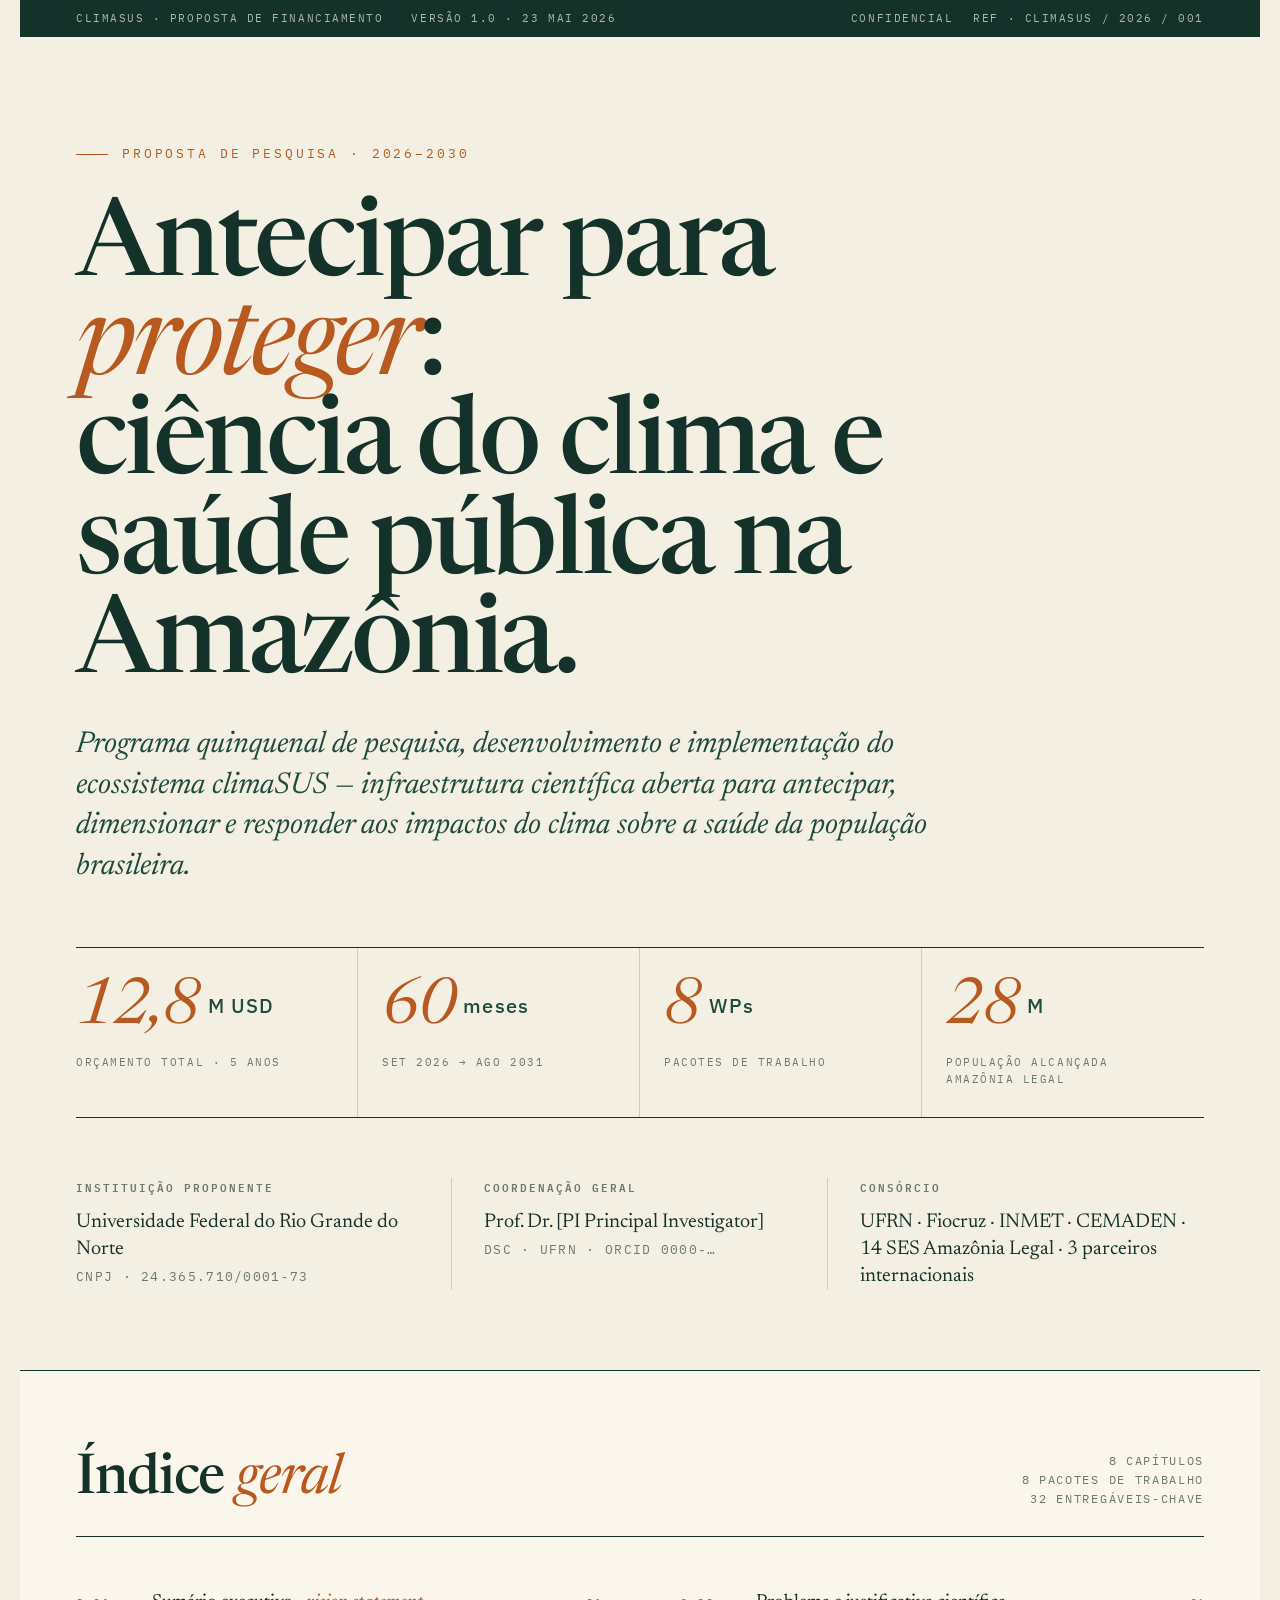
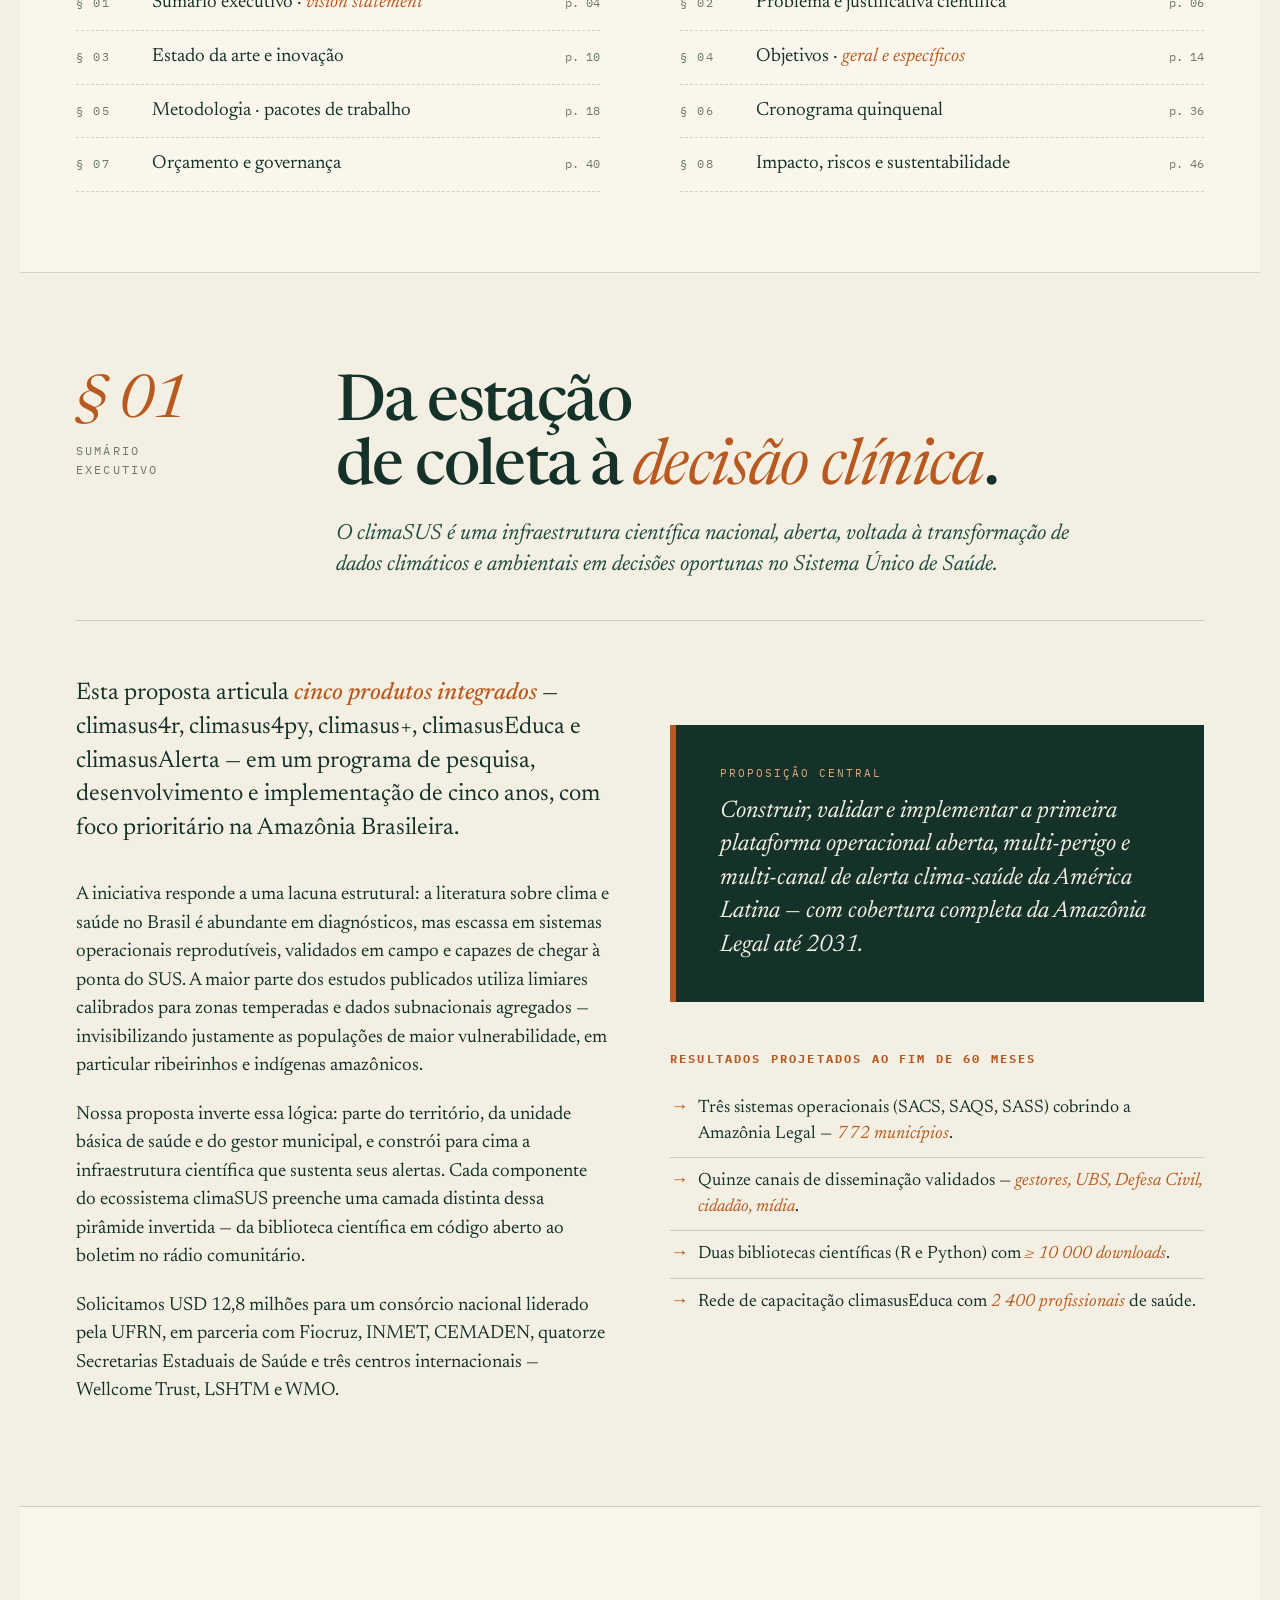
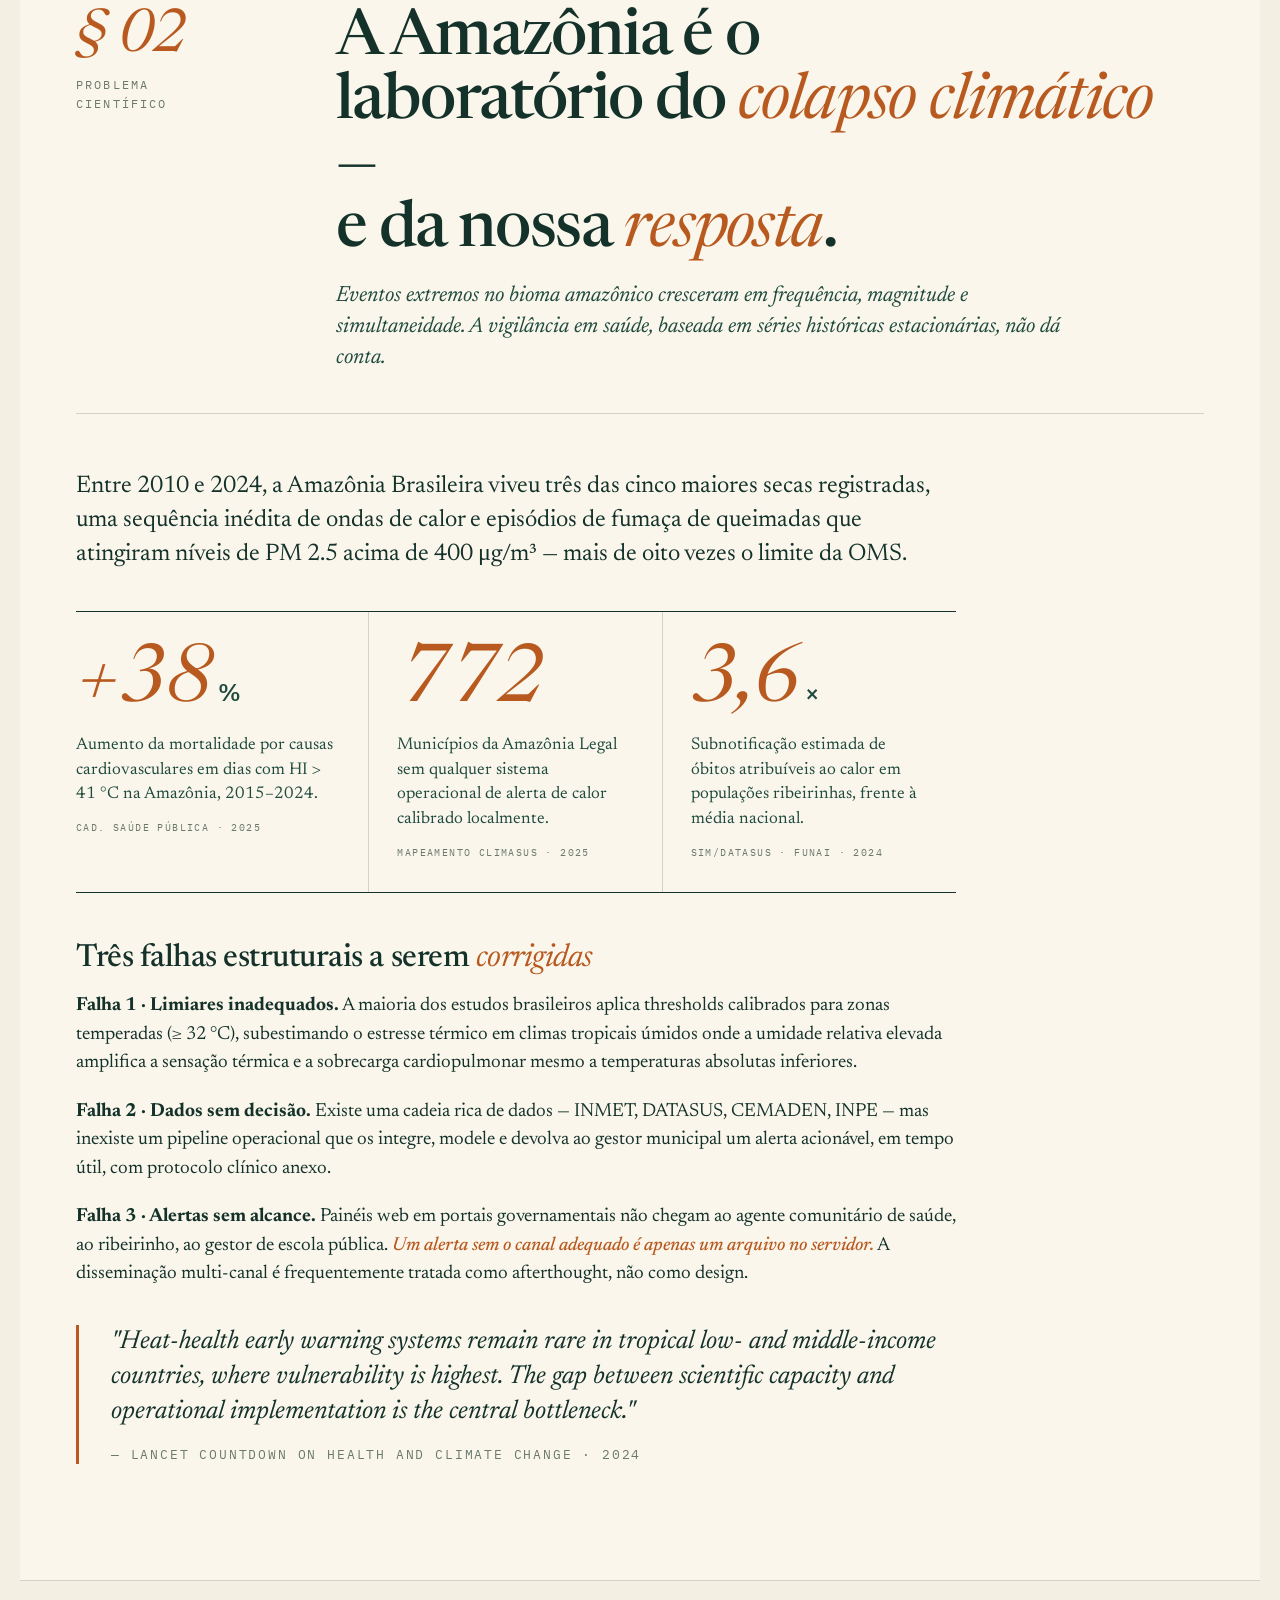
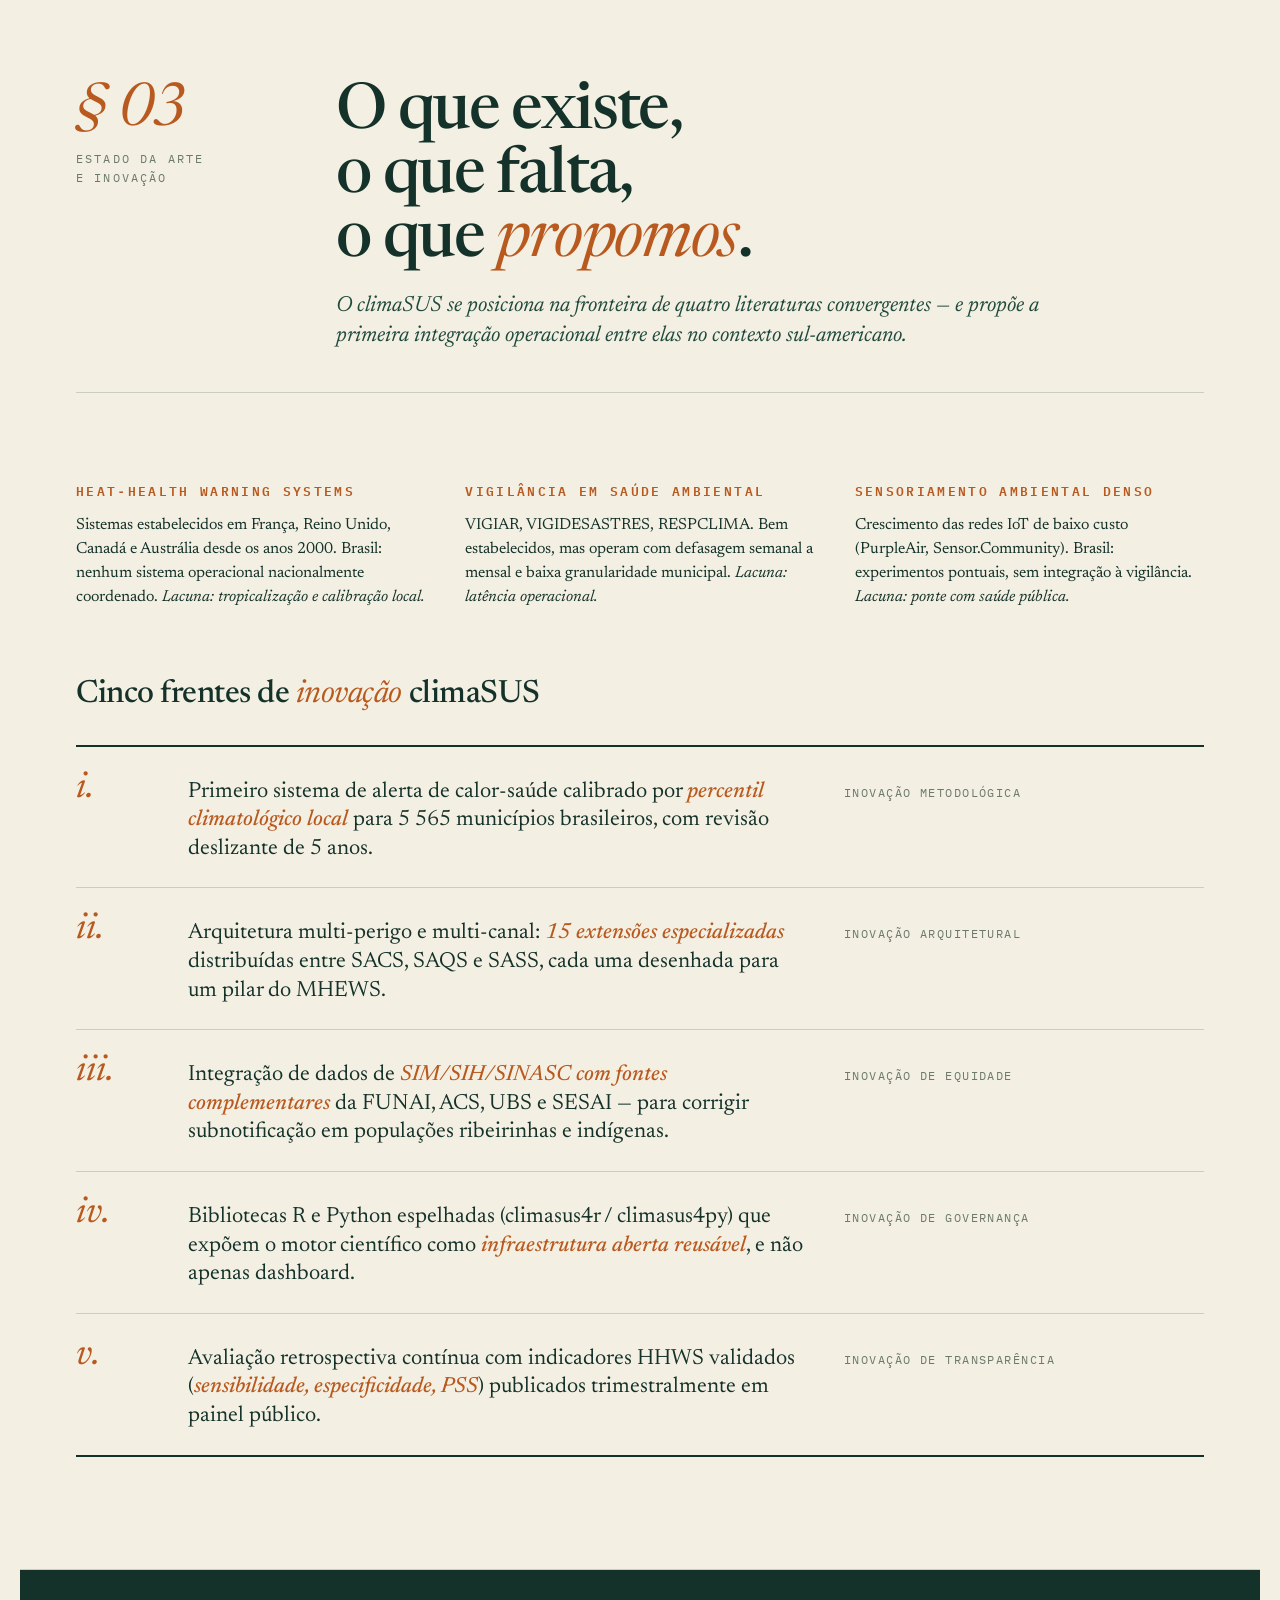
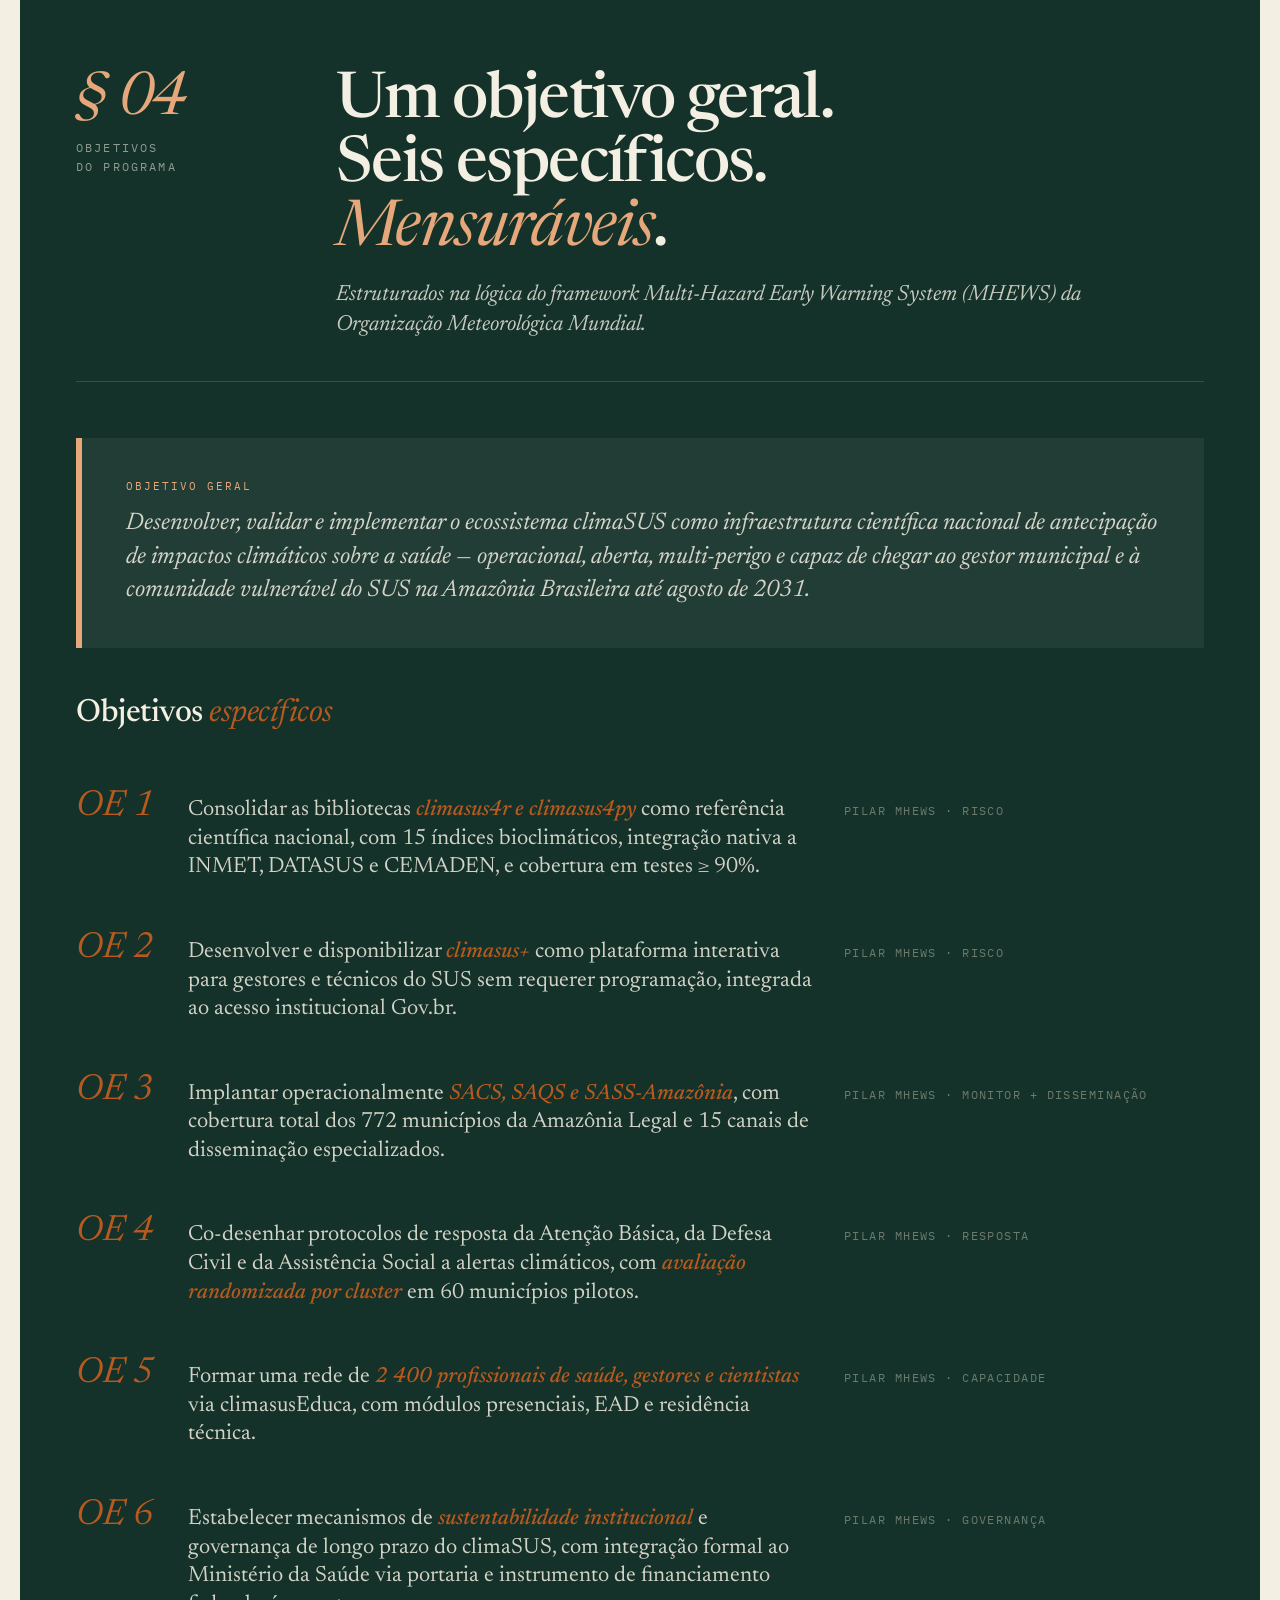
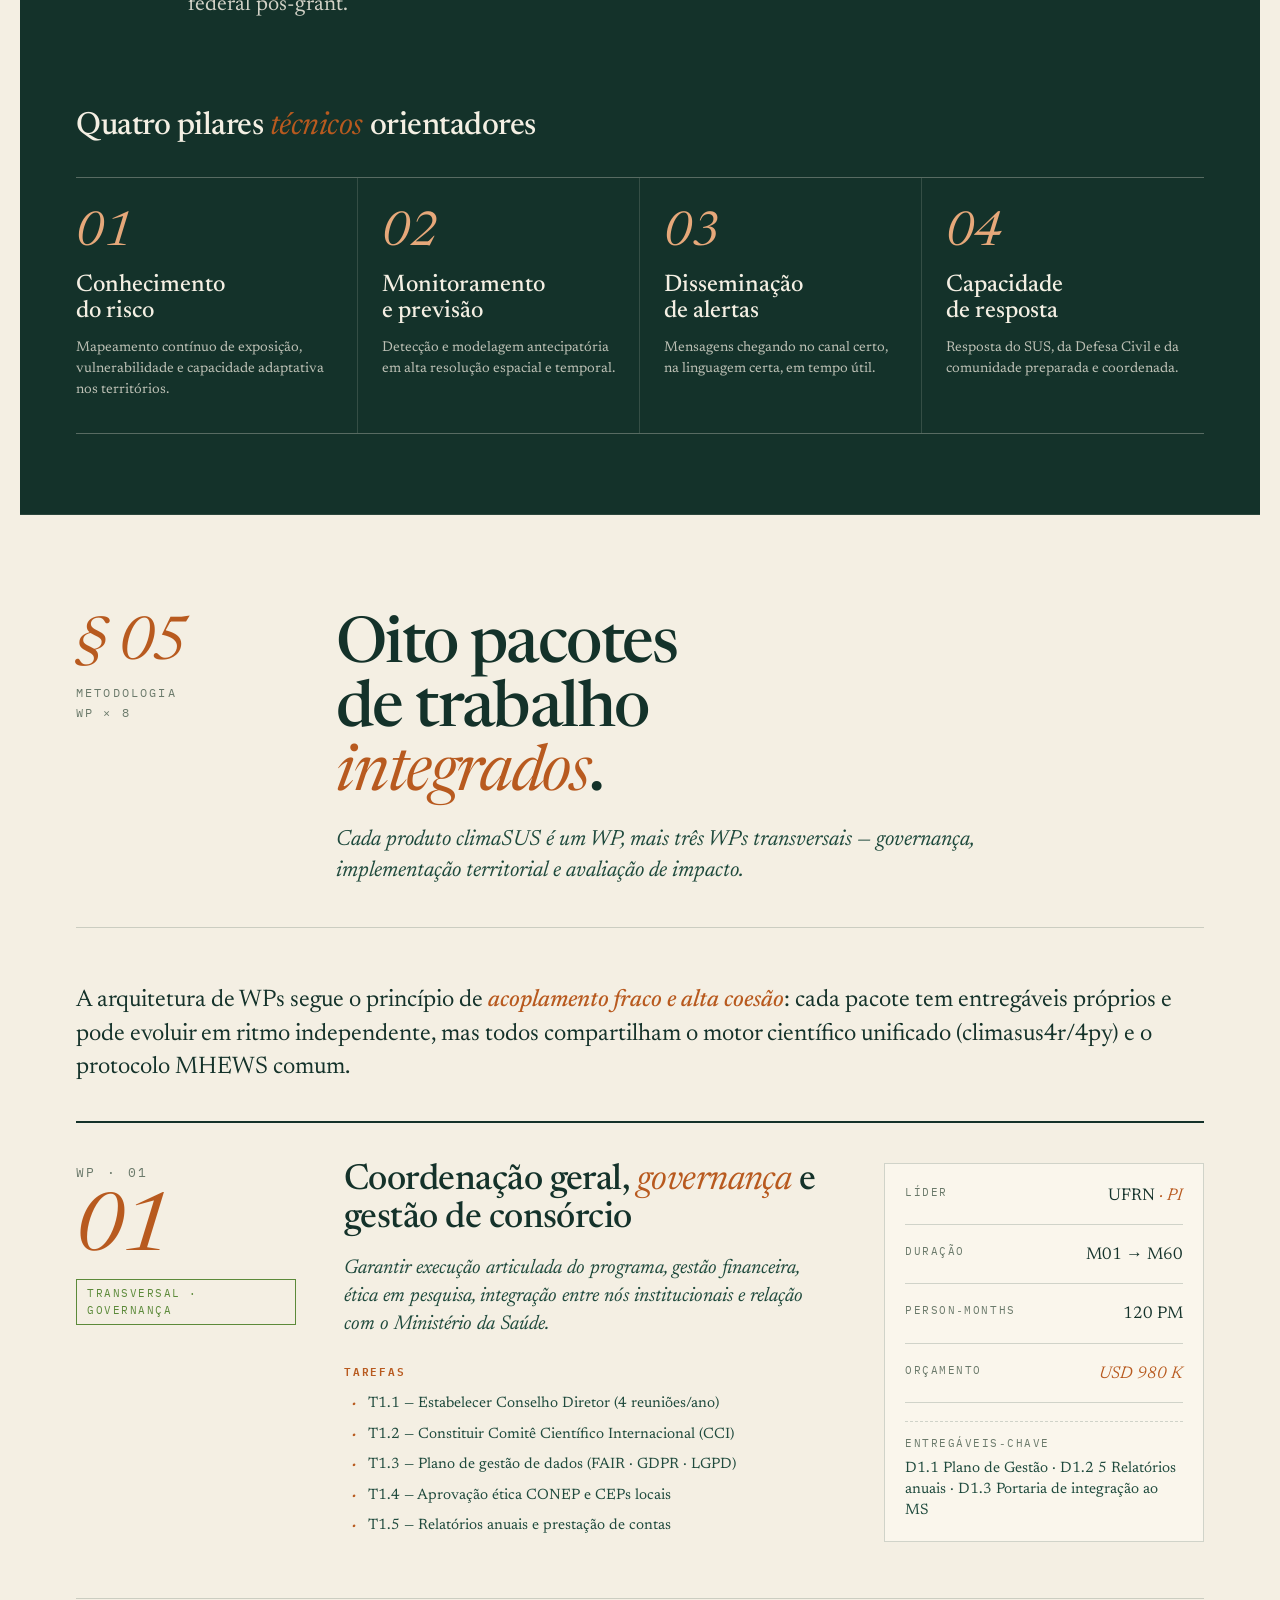
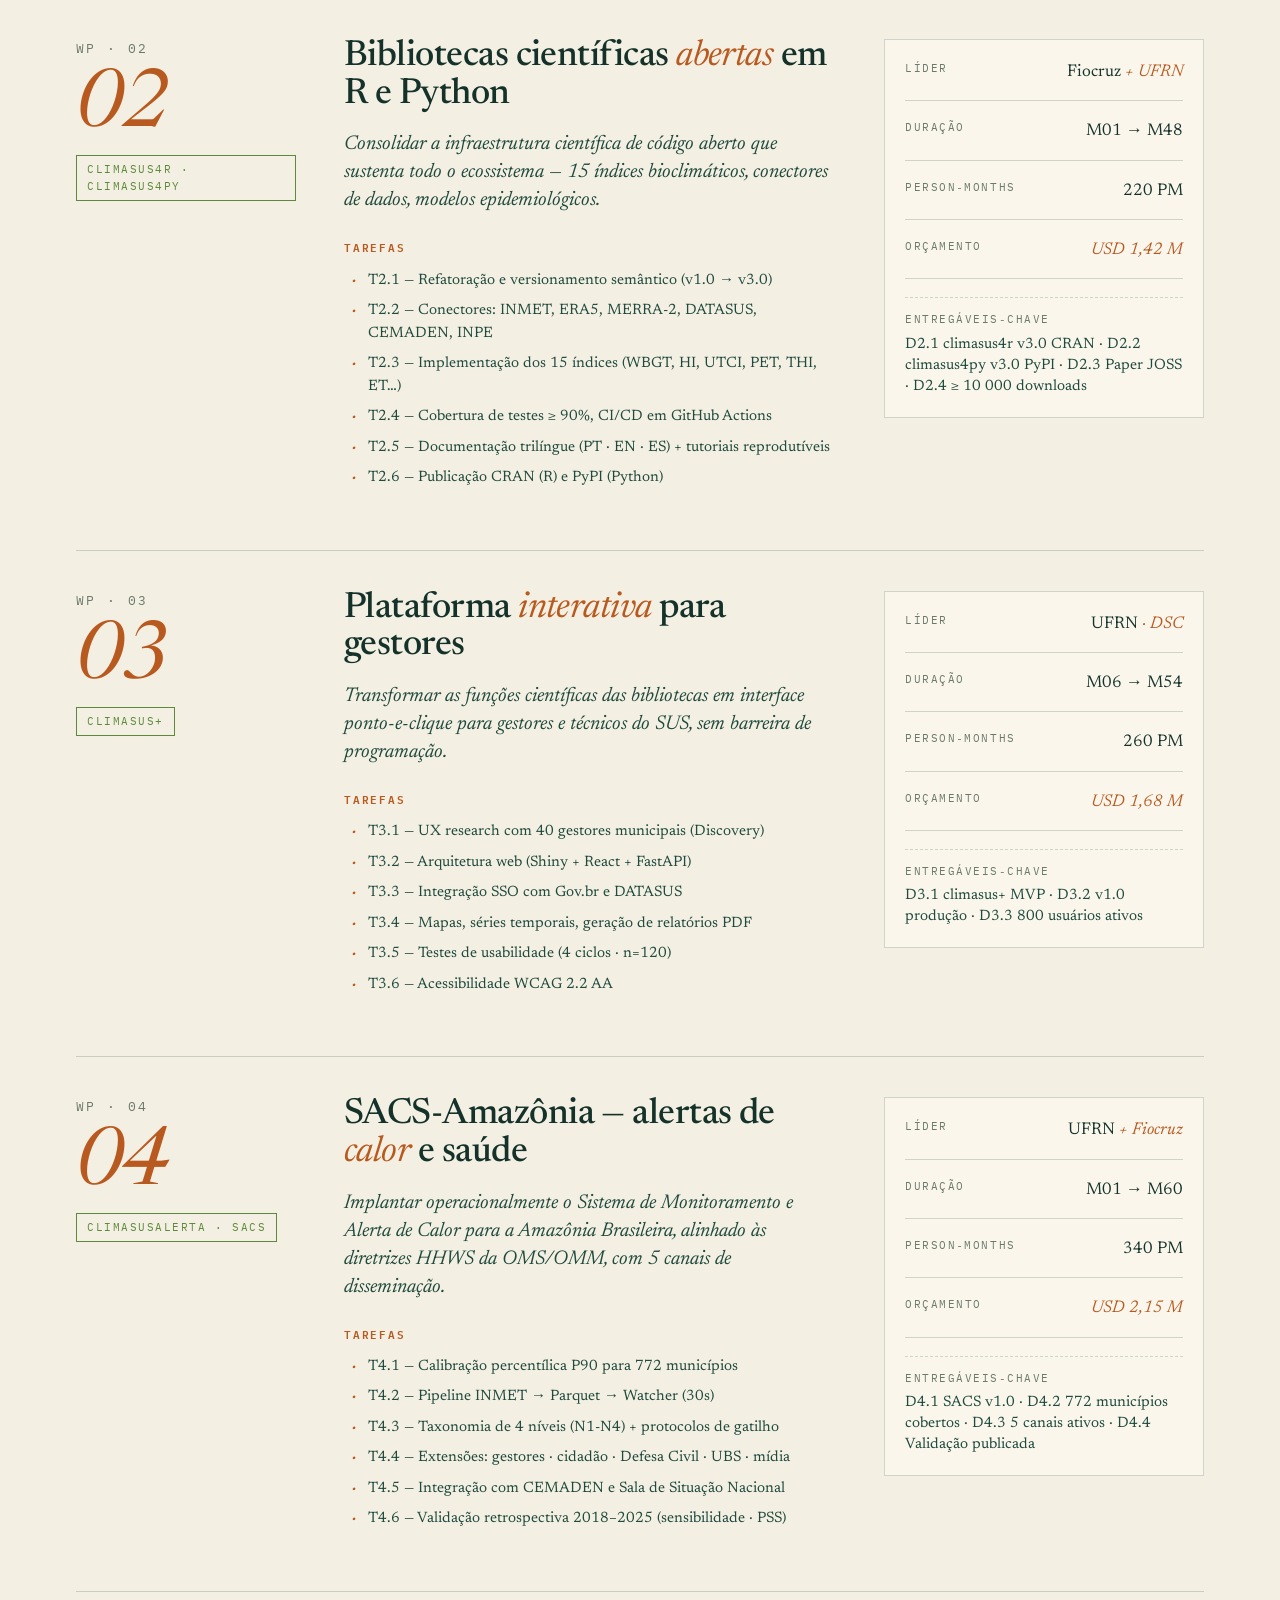
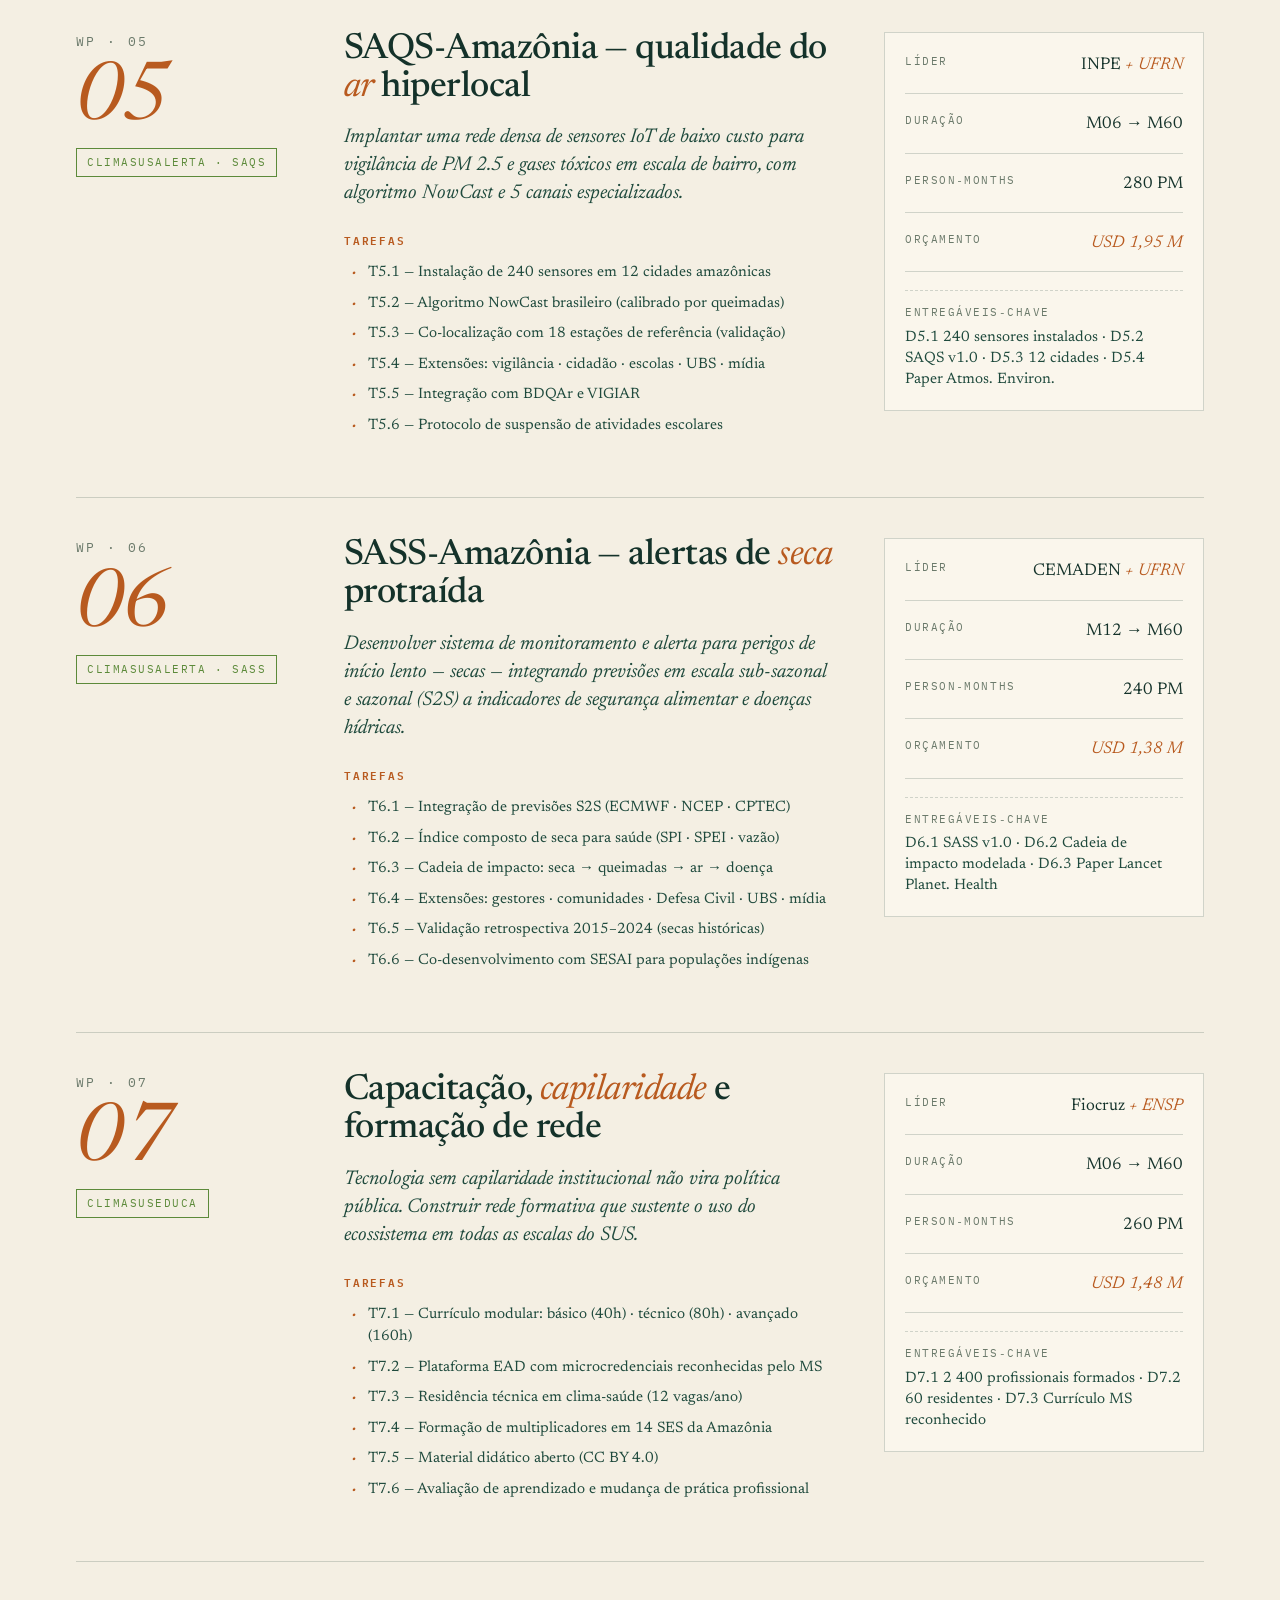
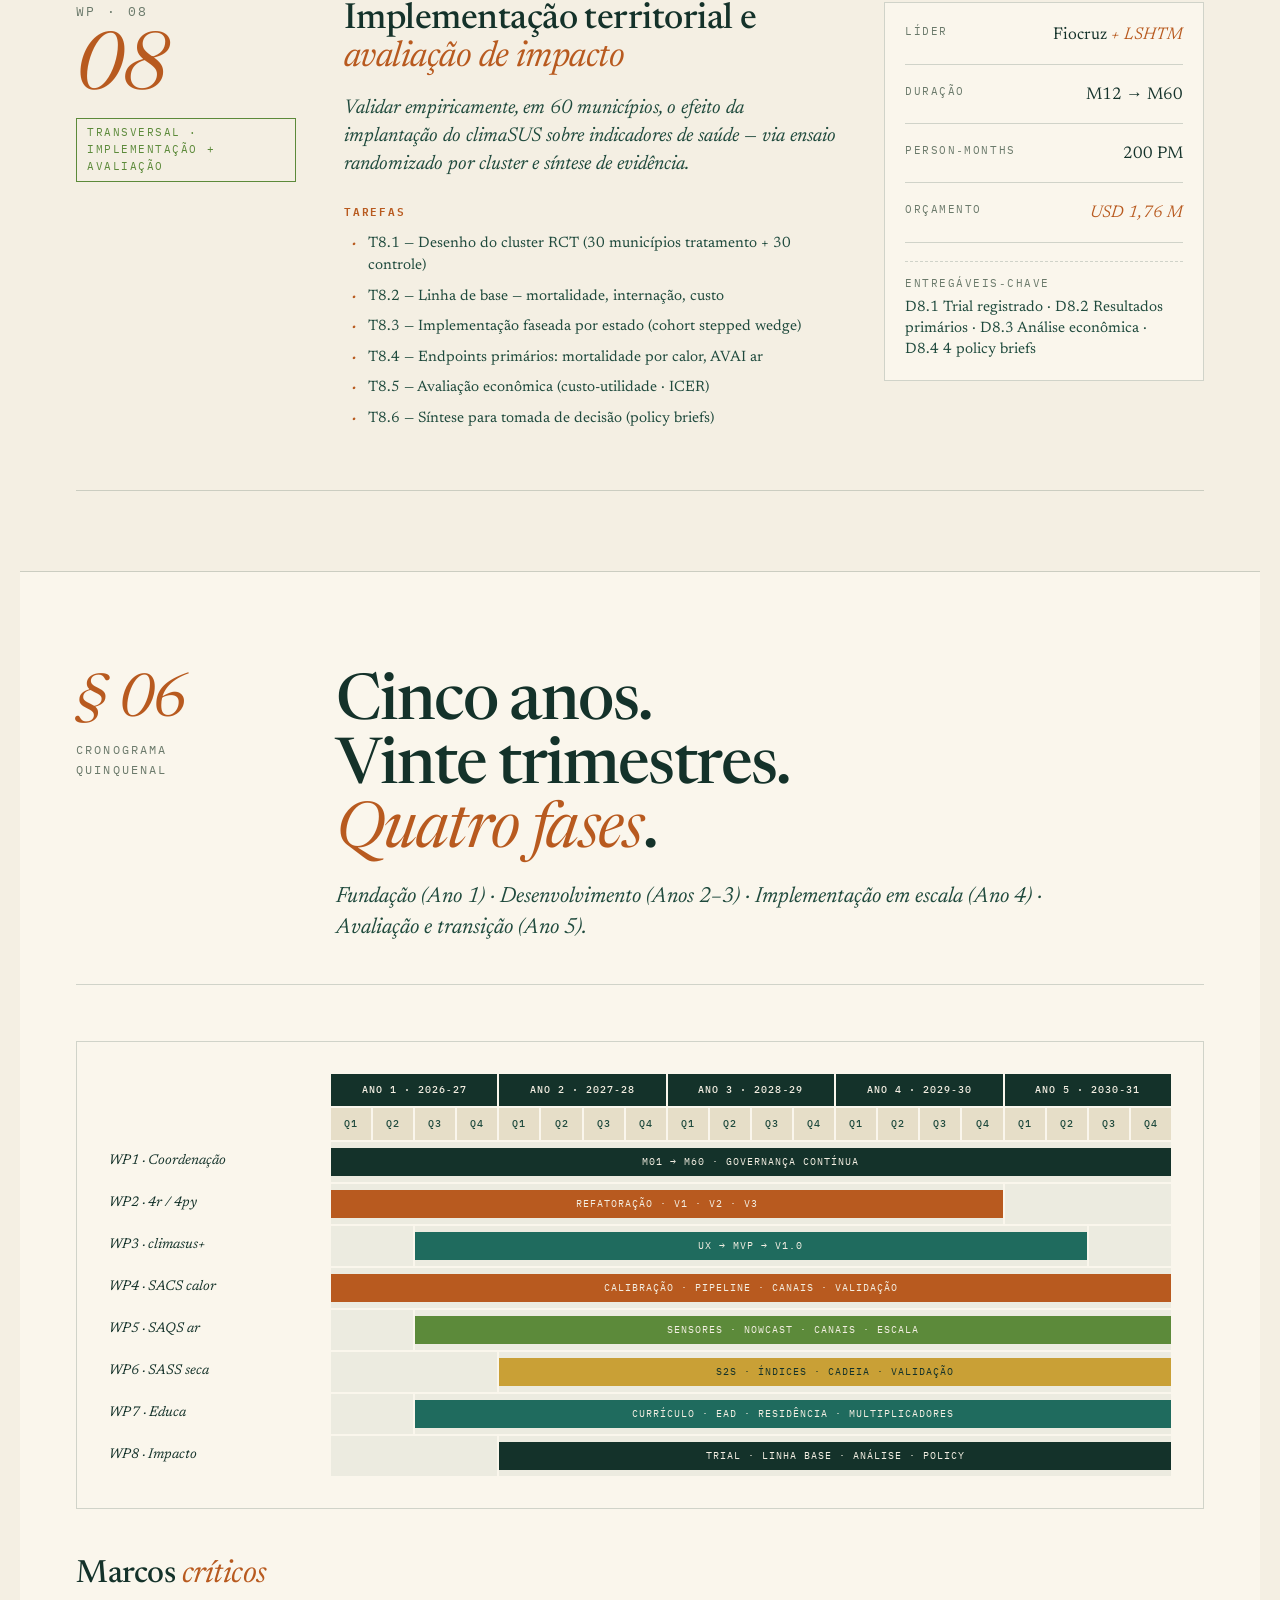
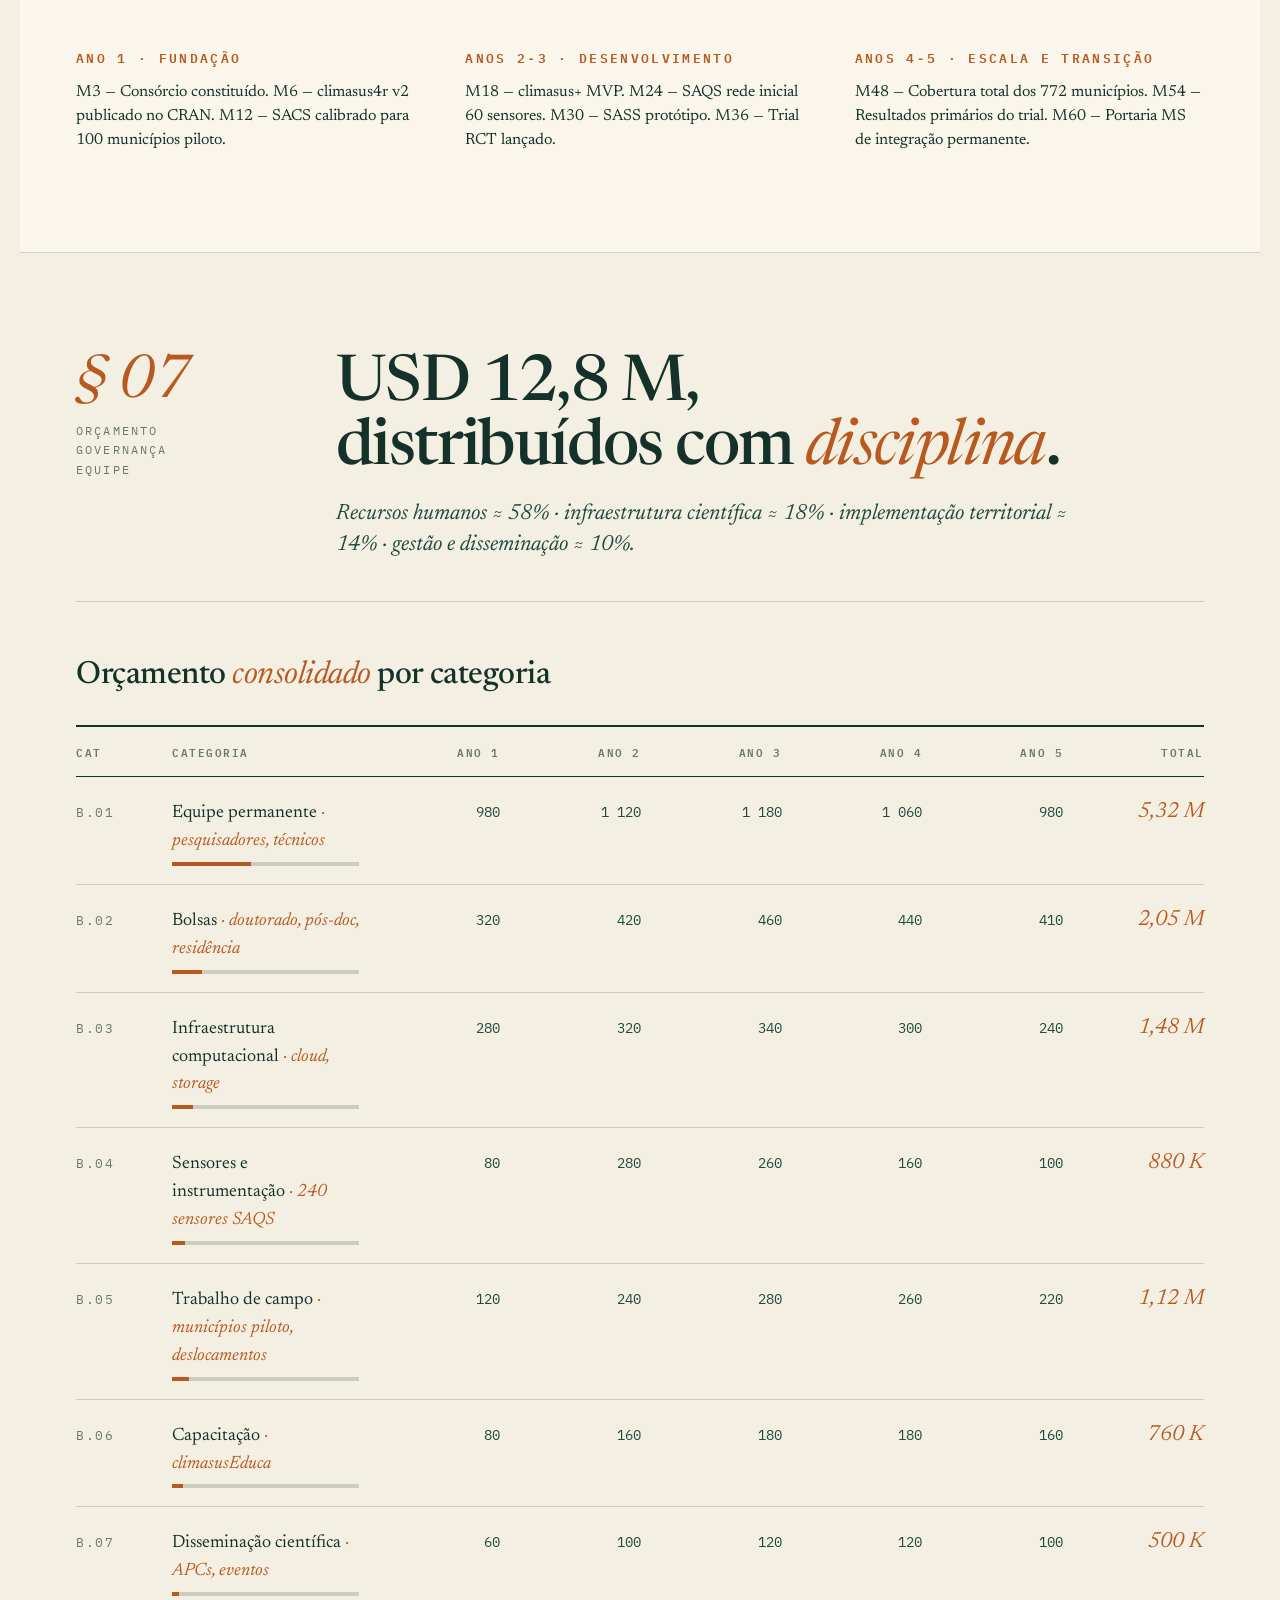
<file: climaSUS - Projeto de Pesquisa-print.html>
<!doctype html>
<html lang="pt-BR">
<head>
<meta charset="utf-8" />
<meta name="viewport" content="width=device-width, initial-scale=1" />
<title>climaSUS · Projeto de Pesquisa — Proposta de financiamento</title>
<link rel="icon" href="favicon.png" />
<link rel="preconnect" href="https://fonts.googleapis.com">
<link rel="preconnect" href="https://fonts.gstatic.com" crossorigin>
<link href="https://fonts.googleapis.com/css2?family=Newsreader:ital,opsz,wght@0,6..72,400;0,6..72,500;0,6..72,600;0,6..72,700;1,6..72,400;1,6..72,500&family=IBM+Plex+Sans:wght@300;400;500;600;700&family=IBM+Plex+Mono:wght@400;500;600&display=swap" rel="stylesheet">

<style>
  :root {
    --ink: #14322A;
    --ink-2: #1F4A3D;
    --ink-3: #2A5C4D;
    --paper: #F4EFE3;
    --paper-2: #E6DEC8;
    --paper-3: #FAF6EC;
    --rule: rgba(20,50,42,0.18);
    --rule-strong: rgba(20,50,42,0.4);
    --muted: #6B7A6B;
    --muted-2: #4A5C4A;
    --accent: #B85A1F;
    --accent-2: #5C8A3A;
    --gold: #C9A036;
    --teal: #1F6B5E;
    --red: #8C2A1E;
  }

  * { box-sizing: border-box; }
  html, body { margin: 0; padding: 0; }
  body {
    font-family: "IBM Plex Sans", system-ui, sans-serif;
    color: var(--ink);
    background: var(--paper);
    -webkit-font-smoothing: antialiased;
    text-rendering: optimizeLegibility;
    font-size: 16px;
    line-height: 1.55;
  }
  a { color: var(--accent); text-decoration: none; }
  a:hover { text-decoration: underline; }

  /* ============ DOCUMENT FRAME ============ */
  .doc {
    max-width: 1240px;
    margin: 0 auto;
    padding: 0;
    background: var(--paper);
  }

  /* ============ DOCUMENT HEADER ============ */
  .doc-meta-bar {
    background: var(--ink);
    color: rgba(244,239,227,0.7);
    padding: 10px 56px;
    display: flex;
    justify-content: space-between;
    font-family: "IBM Plex Mono", monospace;
    font-size: 11px;
    letter-spacing: 0.14em;
    text-transform: uppercase;
  }
  .doc-meta-bar .left { display: flex; gap: 28px; }
  .doc-meta-bar .right { display: flex; gap: 20px; }

  /* ============ COVER PAGE ============ */
  .cover {
    padding: 100px 56px 80px;
    border-bottom: 1px solid var(--ink);
    position: relative;
  }
  .cover-eyebrow {
    font-family: "IBM Plex Mono", monospace;
    font-size: 13px;
    letter-spacing: 0.22em;
    text-transform: uppercase;
    color: var(--accent);
    display: inline-flex;
    align-items: center;
    gap: 14px;
    margin-bottom: 36px;
  }
  .cover-eyebrow .bar { display: inline-block; width: 32px; height: 1px; background: var(--accent); }
  .cover h1 {
    font-family: "Newsreader", serif;
    font-weight: 500;
    font-size: 108px;
    line-height: 0.92;
    letter-spacing: -0.03em;
    margin: 0 0 28px;
    max-width: 1000px;
  }
  .cover h1 .it { font-style: italic; color: var(--accent); font-weight: 400; }
  .cover .deck {
    font-family: "Newsreader", serif;
    font-style: italic;
    font-size: 30px;
    line-height: 1.35;
    color: var(--ink-2);
    max-width: 880px;
    margin: 0 0 60px;
    font-weight: 400;
  }
  .cover-stats {
    display: grid;
    grid-template-columns: repeat(4, 1fr);
    gap: 0;
    border-top: 1px solid var(--ink);
    border-bottom: 1px solid var(--ink);
  }
  .cover-stat {
    padding: 28px 24px 28px 0;
    border-right: 1px solid var(--rule);
  }
  .cover-stat:last-child { border-right: none; }
  .cover-stat:not(:first-child) { padding-left: 24px; }
  .cover-stat .num {
    font-family: "Newsreader", serif;
    font-weight: 400;
    font-style: italic;
    font-size: 64px;
    line-height: 1;
    letter-spacing: -0.02em;
    color: var(--accent);
  }
  .cover-stat .num .sub {
    font-family: "IBM Plex Sans";
    font-style: normal;
    font-size: 0.32em;
    font-weight: 500;
    color: var(--ink-2);
    margin-left: 8px;
    vertical-align: 0.5em;
    letter-spacing: 0.05em;
  }
  .cover-stat .lbl {
    font-family: "IBM Plex Mono", monospace;
    font-size: 11px;
    letter-spacing: 0.14em;
    text-transform: uppercase;
    color: var(--muted);
    margin-top: 14px;
  }
  .cover-meta-grid {
    display: grid;
    grid-template-columns: 1fr 1fr 1fr;
    gap: 0;
    margin-top: 60px;
  }
  .cover-meta-grid .col {
    padding-right: 32px;
    border-right: 1px solid var(--rule);
  }
  .cover-meta-grid .col:last-child { border-right: none; padding-left: 32px; padding-right: 0; }
  .cover-meta-grid .col:nth-child(2) { padding-left: 32px; }
  .cover-meta-grid h4 {
    font-family: "IBM Plex Mono", monospace;
    font-size: 11px;
    letter-spacing: 0.18em;
    text-transform: uppercase;
    color: var(--muted);
    margin: 0 0 14px;
    font-weight: 600;
  }
  .cover-meta-grid p {
    font-family: "Newsreader", serif;
    font-size: 20px;
    line-height: 1.35;
    color: var(--ink);
    margin: 0;
  }

  /* ============ TOC ============ */
  .toc {
    padding: 80px 56px;
    background: var(--paper-3);
    border-bottom: 1px solid var(--rule);
  }
  .toc-head {
    display: flex;
    justify-content: space-between;
    align-items: flex-end;
    margin-bottom: 40px;
    border-bottom: 1px solid var(--ink);
    padding-bottom: 28px;
  }
  .toc-head h2 {
    font-family: "Newsreader", serif;
    font-weight: 500;
    font-size: 56px;
    line-height: 1;
    margin: 0;
    letter-spacing: -0.02em;
  }
  .toc-head h2 .it { font-style: italic; color: var(--accent); font-weight: 400; }
  .toc-head .meta {
    font-family: "IBM Plex Mono", monospace;
    font-size: 12px;
    letter-spacing: 0.14em;
    text-transform: uppercase;
    color: var(--muted);
    text-align: right;
    line-height: 1.6;
  }
  .toc-list {
    display: grid;
    grid-template-columns: 1fr 1fr;
    gap: 0 80px;
  }
  .toc-item {
    display: grid;
    grid-template-columns: 60px 1fr auto;
    gap: 16px;
    align-items: baseline;
    padding: 14px 0;
    border-bottom: 1px dashed var(--rule);
  }
  .toc-item .num {
    font-family: "IBM Plex Mono", monospace;
    font-size: 12px;
    letter-spacing: 0.14em;
    color: var(--muted);
  }
  .toc-item .title {
    font-family: "Newsreader", serif;
    font-size: 19px;
    line-height: 1.3;
    color: var(--ink);
  }
  .toc-item .title .em { font-style: italic; color: var(--accent); }
  .toc-item .pg {
    font-family: "IBM Plex Mono", monospace;
    font-size: 12px;
    color: var(--muted);
  }

  /* ============ SECTION ============ */
  section.chapter {
    padding: 100px 56px 80px;
    border-bottom: 1px solid var(--rule);
    position: relative;
  }
  section.chapter.dark {
    background: var(--ink);
    color: var(--paper);
    border-bottom: 1px solid rgba(244,239,227,0.1);
  }
  section.chapter.cream {
    background: var(--paper-3);
  }
  .chapter-head {
    display: grid;
    grid-template-columns: 200px 1fr;
    gap: 60px;
    border-bottom: 1px solid var(--rule);
    padding-bottom: 40px;
    margin-bottom: 56px;
  }
  section.dark .chapter-head { border-color: rgba(244,239,227,0.15); }
  .chapter-head .chap-marker {
    font-family: "IBM Plex Mono", monospace;
    font-size: 12px;
    letter-spacing: 0.18em;
    text-transform: uppercase;
    color: var(--muted);
    line-height: 1.6;
  }
  section.dark .chapter-head .chap-marker { color: rgba(244,239,227,0.55); }
  .chapter-head .chap-marker .big {
    display: block;
    font-family: "Newsreader", serif;
    font-style: italic;
    font-size: 60px;
    color: var(--accent);
    line-height: 1;
    letter-spacing: -0.02em;
    margin-bottom: 8px;
    font-weight: 400;
  }
  section.dark .chap-marker .big { color: #E6A87A; }
  .chapter-head h2 {
    font-family: "Newsreader", serif;
    font-weight: 500;
    font-size: 64px;
    line-height: 1;
    letter-spacing: -0.025em;
    margin: 0 0 18px;
  }
  section.dark .chapter-head h2 { color: var(--paper); }
  .chapter-head h2 .it { font-style: italic; color: var(--accent); font-weight: 400; }
  section.dark .chapter-head h2 .it { color: #E6A87A; }
  .chapter-head .lede {
    font-family: "Newsreader", serif;
    font-style: italic;
    font-size: 22px;
    line-height: 1.4;
    color: var(--ink-2);
    margin: 0;
    max-width: 760px;
  }
  section.dark .chapter-head .lede { color: rgba(244,239,227,0.8); }

  /* ============ BODY TYPOGRAPHY ============ */
  .prose { max-width: 880px; }
  .prose.wide { max-width: none; }
  .prose p {
    font-family: "Newsreader", serif;
    font-size: 19px;
    line-height: 1.5;
    color: var(--ink);
    margin: 0 0 20px;
  }
  section.dark .prose p { color: rgba(244,239,227,0.85); }
  .prose p.lede {
    font-size: 24px;
    line-height: 1.4;
    color: var(--ink);
    margin-bottom: 36px;
    font-weight: 400;
  }
  .prose p .em { font-style: italic; color: var(--accent); font-weight: 500; }
  .prose h3 {
    font-family: "Newsreader", serif;
    font-weight: 500;
    font-size: 32px;
    line-height: 1.1;
    letter-spacing: -0.015em;
    margin: 48px 0 16px;
    color: var(--ink);
  }
  section.dark .prose h3 { color: var(--paper); }
  .prose h3 .it { font-style: italic; color: var(--accent); font-weight: 400; }
  .prose h4 {
    font-family: "IBM Plex Mono", monospace;
    font-size: 13px;
    letter-spacing: 0.18em;
    text-transform: uppercase;
    color: var(--accent);
    margin: 32px 0 12px;
    font-weight: 600;
  }
  section.dark .prose h4 { color: #E6A87A; }
  .prose ul {
    list-style: none;
    padding: 0;
    margin: 0 0 24px;
  }
  .prose ul li {
    font-family: "Newsreader", serif;
    font-size: 19px;
    line-height: 1.45;
    color: var(--ink);
    padding: 6px 0 6px 32px;
    position: relative;
  }
  section.dark .prose ul li { color: rgba(244,239,227,0.85); }
  .prose ul li::before {
    content: "→";
    position: absolute;
    left: 0;
    top: 6px;
    color: var(--accent);
    font-style: italic;
  }
  .prose ul li .em { font-style: italic; color: var(--accent); }
  .prose blockquote {
    margin: 36px 0;
    padding: 0 0 0 32px;
    border-left: 3px solid var(--accent);
    font-family: "Newsreader", serif;
    font-style: italic;
    font-size: 26px;
    line-height: 1.35;
    color: var(--ink);
  }
  section.dark .prose blockquote { color: var(--paper); }
  .prose blockquote .cite {
    display: block;
    margin-top: 16px;
    font-family: "IBM Plex Mono", monospace;
    font-style: normal;
    font-size: 13px;
    letter-spacing: 0.14em;
    text-transform: uppercase;
    color: var(--muted);
  }

  /* ============ TWO-COLUMN BODY ============ */
  .two-col {
    display: grid;
    grid-template-columns: 1fr 1fr;
    gap: 60px;
  }
  .three-col {
    display: grid;
    grid-template-columns: repeat(3, 1fr);
    gap: 40px;
  }

  /* ============ PILLARS / FUNDAMENTOS ============ */
  .pillars {
    display: grid;
    grid-template-columns: repeat(4, 1fr);
    gap: 0;
    border-top: 1px solid var(--ink);
    border-bottom: 1px solid var(--ink);
  }
  section.dark .pillars { border-color: rgba(244,239,227,0.3); }
  .pillar {
    padding: 32px 24px 32px 0;
    border-right: 1px solid var(--rule);
    display: flex;
    flex-direction: column;
    gap: 14px;
  }
  section.dark .pillar { border-right-color: rgba(244,239,227,0.15); }
  .pillar:last-child { border-right: none; }
  .pillar:not(:first-child) { padding-left: 24px; }
  .pillar .pill-num {
    font-family: "Newsreader", serif;
    font-weight: 400;
    font-style: italic;
    font-size: 48px;
    line-height: 1;
    color: var(--accent);
  }
  section.dark .pillar .pill-num { color: #E6A87A; }
  .pillar h5 {
    font-family: "Newsreader", serif;
    font-weight: 500;
    font-size: 24px;
    line-height: 1.1;
    margin: 0;
    color: var(--ink);
  }
  section.dark .pillar h5 { color: var(--paper); }
  .pillar p {
    font-size: 14px;
    line-height: 1.5;
    color: var(--ink-2);
    margin: 0;
  }
  section.dark .pillar p { color: rgba(244,239,227,0.75); }

  /* ============ OBJECTIVES TABLE ============ */
  .obj-table {
    border-top: 2px solid var(--ink);
    border-bottom: 2px solid var(--ink);
    margin: 32px 0;
  }
  .obj-row {
    display: grid;
    grid-template-columns: 80px 1fr 360px;
    gap: 32px;
    padding: 24px 0;
    border-bottom: 1px solid var(--rule);
    align-items: baseline;
  }
  .obj-row:last-child { border-bottom: none; }
  .obj-row .obj-num {
    font-family: "Newsreader", serif;
    font-style: italic;
    font-weight: 400;
    font-size: 36px;
    line-height: 1;
    color: var(--accent);
  }
  .obj-row .obj-title {
    font-family: "Newsreader", serif;
    font-size: 22px;
    line-height: 1.3;
    color: var(--ink);
    margin: 0;
  }
  .obj-row .obj-title .em { font-style: italic; color: var(--accent); }
  .obj-row .obj-tag {
    font-family: "IBM Plex Mono", monospace;
    font-size: 12px;
    letter-spacing: 0.12em;
    text-transform: uppercase;
    color: var(--muted);
    line-height: 1.5;
  }

  /* ============ WORK PACKAGES ============ */
  .wp-grid {
    display: grid;
    grid-template-columns: 1fr;
    gap: 0;
    border-top: 2px solid var(--ink);
  }
  .wp {
    display: grid;
    grid-template-columns: 220px 1fr 320px;
    gap: 48px;
    padding: 40px 0;
    border-bottom: 1px solid var(--rule);
    align-items: start;
  }
  .wp-id {
    display: flex;
    flex-direction: column;
    gap: 12px;
  }
  .wp-id .code {
    font-family: "IBM Plex Mono", monospace;
    font-size: 13px;
    letter-spacing: 0.18em;
    text-transform: uppercase;
    color: var(--muted);
  }
  .wp-id .wp-num {
    font-family: "Newsreader", serif;
    font-style: italic;
    font-weight: 400;
    font-size: 80px;
    line-height: 0.9;
    color: var(--accent);
    letter-spacing: -0.02em;
  }
  .wp-id .product {
    font-family: "IBM Plex Mono", monospace;
    font-size: 11px;
    letter-spacing: 0.14em;
    text-transform: uppercase;
    color: var(--accent-2);
    padding: 5px 10px;
    border: 1px solid var(--accent-2);
    align-self: flex-start;
  }
  .wp-body h3 {
    font-family: "Newsreader", serif;
    font-weight: 500;
    font-size: 36px;
    line-height: 1.05;
    letter-spacing: -0.015em;
    margin: 0 0 16px;
  }
  .wp-body h3 .it { font-style: italic; color: var(--accent); font-weight: 400; }
  .wp-body .wp-objective {
    font-family: "Newsreader", serif;
    font-style: italic;
    font-size: 20px;
    line-height: 1.4;
    color: var(--ink-2);
    margin: 0 0 24px;
  }
  .wp-body h4 {
    font-family: "IBM Plex Mono", monospace;
    font-size: 11px;
    letter-spacing: 0.16em;
    text-transform: uppercase;
    color: var(--accent);
    margin: 24px 0 10px;
    font-weight: 600;
  }
  .wp-body ul {
    list-style: none;
    padding: 0;
    margin: 0 0 16px;
  }
  .wp-body ul li {
    font-size: 15px;
    line-height: 1.5;
    color: var(--ink-2);
    padding: 4px 0 4px 24px;
    position: relative;
  }
  .wp-body ul li::before {
    content: "·";
    position: absolute;
    left: 8px;
    top: 4px;
    color: var(--accent);
    font-weight: 700;
  }
  .wp-meta {
    display: flex;
    flex-direction: column;
    gap: 18px;
    padding: 20px;
    background: var(--paper-3);
    border: 1px solid var(--rule);
  }
  .wp-meta-row {
    display: flex;
    justify-content: space-between;
    padding-bottom: 14px;
    border-bottom: 1px solid var(--rule);
  }
  .wp-meta-row:last-child { padding-bottom: 0; border-bottom: none; }
  .wp-meta-row .k {
    font-family: "IBM Plex Mono", monospace;
    font-size: 11px;
    letter-spacing: 0.14em;
    text-transform: uppercase;
    color: var(--muted);
  }
  .wp-meta-row .v {
    font-family: "Newsreader", serif;
    font-size: 17px;
    color: var(--ink);
    text-align: right;
  }
  .wp-meta-row .v .em { font-style: italic; color: var(--accent); }
  .wp-meta-deliv {
    font-family: "Newsreader", serif;
    font-size: 15px;
    line-height: 1.4;
    color: var(--ink-2);
    border-top: 1px dashed var(--rule);
    padding-top: 14px;
  }
  .wp-meta-deliv .label {
    display: block;
    font-family: "IBM Plex Mono", monospace;
    font-size: 11px;
    letter-spacing: 0.14em;
    text-transform: uppercase;
    color: var(--muted);
    margin-bottom: 6px;
  }

  /* ============ TIMELINE / GANTT ============ */
  .gantt-wrap {
    background: var(--paper-3);
    border: 1px solid var(--rule);
    padding: 32px;
    margin: 32px 0;
    overflow-x: auto;
  }
  .gantt {
    display: grid;
    grid-template-columns: 220px repeat(20, 1fr);
    gap: 2px;
    min-width: 900px;
  }
  .gantt-cell {
    height: 32px;
    display: flex;
    align-items: center;
    font-family: "IBM Plex Mono", monospace;
    font-size: 10px;
    letter-spacing: 0.1em;
    text-transform: uppercase;
    color: var(--muted);
    padding: 0 6px;
  }
  .gantt-cell.year-head {
    background: var(--ink);
    color: var(--paper);
    justify-content: center;
    font-weight: 500;
  }
  .gantt-cell.q-head {
    background: var(--paper-2);
    justify-content: center;
    color: var(--ink-2);
    font-weight: 500;
  }
  .gantt-cell.wp-label {
    background: transparent;
    text-transform: none;
    font-family: "Newsreader", serif;
    font-style: italic;
    font-size: 14px;
    color: var(--ink);
    letter-spacing: 0;
    padding-left: 0;
    padding-right: 12px;
    height: 40px;
  }
  .gantt-cell.bar {
    height: 40px;
    background: rgba(20,50,42,0.06);
    position: relative;
  }
  .gantt-bar-fill {
    position: absolute;
    top: 6px;
    bottom: 6px;
    background: var(--accent);
    display: flex;
    align-items: center;
    justify-content: center;
    color: var(--paper);
    font-family: "IBM Plex Mono", monospace;
    font-size: 10px;
    letter-spacing: 0.1em;
    text-transform: uppercase;
    padding: 0 6px;
    overflow: hidden;
    white-space: nowrap;
  }
  .gantt-bar-fill.alt { background: var(--ink); }
  .gantt-bar-fill.green { background: var(--accent-2); }
  .gantt-bar-fill.gold { background: var(--gold); color: var(--ink); }
  .gantt-bar-fill.teal { background: var(--teal); }
  .gantt-milestone {
    position: absolute;
    top: 50%;
    transform: translate(-50%, -50%) rotate(45deg);
    width: 12px;
    height: 12px;
    background: var(--accent);
    border: 2px solid var(--paper-3);
  }

  /* ============ BUDGET ============ */
  .budget-table {
    border-top: 2px solid var(--ink);
    border-bottom: 2px solid var(--ink);
    margin: 32px 0;
  }
  .budget-head {
    display: grid;
    grid-template-columns: 80px 1.5fr repeat(5, 1fr) 1fr;
    gap: 16px;
    padding: 16px 0;
    border-bottom: 1px solid var(--ink);
    font-family: "IBM Plex Mono", monospace;
    font-size: 11px;
    letter-spacing: 0.14em;
    text-transform: uppercase;
    color: var(--muted);
    font-weight: 600;
  }
  .budget-row {
    display: grid;
    grid-template-columns: 80px 1.5fr repeat(5, 1fr) 1fr;
    gap: 16px;
    padding: 18px 0;
    border-bottom: 1px solid var(--rule);
    align-items: baseline;
  }
  .budget-row.total {
    border-top: 1px solid var(--ink);
    border-bottom: none;
    padding-top: 24px;
  }
  .budget-row .b-code {
    font-family: "IBM Plex Mono", monospace;
    font-size: 13px;
    color: var(--muted);
    letter-spacing: 0.12em;
  }
  .budget-row .b-cat {
    font-family: "Newsreader", serif;
    font-size: 18px;
    color: var(--ink);
  }
  .budget-row .b-cat .em { font-style: italic; color: var(--accent); }
  .budget-row .b-val {
    font-family: "IBM Plex Mono", monospace;
    font-size: 14px;
    color: var(--ink-2);
    text-align: right;
  }
  .budget-row.total .b-cat {
    font-style: italic;
    font-weight: 500;
    color: var(--accent);
  }
  .budget-row.total .b-val {
    font-weight: 600;
    color: var(--ink);
    font-size: 16px;
  }
  .budget-row .b-total {
    font-family: "Newsreader", serif;
    font-size: 22px;
    color: var(--accent);
    text-align: right;
    font-style: italic;
  }
  .budget-row.total .b-total {
    font-weight: 500;
    font-size: 26px;
    color: var(--ink);
  }
  .budget-bar {
    height: 4px;
    background: var(--rule);
    margin-top: 6px;
    position: relative;
  }
  .budget-bar-fill {
    position: absolute;
    top: 0; bottom: 0; left: 0;
    background: var(--accent);
  }

  /* ============ TEAM / GOVERNANCE ============ */
  .team-grid {
    display: grid;
    grid-template-columns: repeat(3, 1fr);
    gap: 0;
    border-top: 1px solid var(--rule);
    border-bottom: 1px solid var(--rule);
  }
  .team-card {
    padding: 28px 24px 28px 0;
    border-right: 1px solid var(--rule);
  }
  .team-card:not(:first-child) { padding-left: 24px; }
  .team-card:nth-child(3n) { border-right: none; }
  .team-card .role {
    font-family: "IBM Plex Mono", monospace;
    font-size: 11px;
    letter-spacing: 0.14em;
    text-transform: uppercase;
    color: var(--accent);
    margin-bottom: 10px;
  }
  .team-card h5 {
    font-family: "Newsreader", serif;
    font-weight: 500;
    font-size: 26px;
    line-height: 1.1;
    margin: 0 0 8px;
    letter-spacing: -0.01em;
    color: var(--ink);
  }
  .team-card .inst {
    font-family: "Newsreader", serif;
    font-style: italic;
    font-size: 15px;
    color: var(--ink-2);
    margin: 0 0 12px;
  }
  .team-card .bio {
    font-size: 13px;
    line-height: 1.5;
    color: var(--muted-2);
    margin: 0;
  }

  /* ============ RISK MATRIX ============ */
  .risk-matrix {
    display: grid;
    grid-template-columns: 1fr 100px 100px 1.6fr;
    gap: 0;
    border-top: 1px solid var(--ink);
    border-bottom: 1px solid var(--ink);
  }
  .risk-header {
    display: contents;
  }
  .risk-header div {
    font-family: "IBM Plex Mono", monospace;
    font-size: 11px;
    letter-spacing: 0.14em;
    text-transform: uppercase;
    color: var(--muted);
    padding: 14px 16px;
    background: var(--paper-3);
    border-bottom: 1px solid var(--ink);
  }
  .risk-row { display: contents; }
  .risk-row > div {
    padding: 20px 16px;
    border-bottom: 1px solid var(--rule);
    font-family: "Newsreader", serif;
    font-size: 16px;
    line-height: 1.4;
  }
  .risk-row .risk-title {
    color: var(--ink);
    font-size: 18px;
  }
  .risk-row .risk-lvl {
    font-family: "IBM Plex Mono", monospace;
    font-size: 11px;
    letter-spacing: 0.14em;
    text-transform: uppercase;
    text-align: center;
    color: var(--paper);
    align-self: start;
    margin-top: 18px;
    padding: 4px 8px;
    width: max-content;
    margin-left: 16px;
  }
  .risk-lvl.high { background: var(--red); }
  .risk-lvl.med { background: var(--gold); color: var(--ink); }
  .risk-lvl.low { background: var(--accent-2); }
  .risk-row .risk-mit { color: var(--ink-2); font-style: italic; }

  /* ============ IMPACT FRAMEWORK ============ */
  .impact-grid {
    display: grid;
    grid-template-columns: repeat(3, 1fr);
    gap: 28px;
    margin: 32px 0;
  }
  .impact-card {
    padding: 32px 28px;
    background: var(--paper-3);
    border-top: 4px solid var(--accent);
  }
  .impact-card.scientific { border-top-color: var(--teal); }
  .impact-card.policy { border-top-color: var(--accent); }
  .impact-card.social { border-top-color: var(--accent-2); }
  .impact-card .icon-row {
    display: flex;
    justify-content: space-between;
    align-items: center;
    margin-bottom: 20px;
  }
  .impact-card .pill {
    font-family: "IBM Plex Mono", monospace;
    font-size: 11px;
    letter-spacing: 0.14em;
    text-transform: uppercase;
    color: var(--accent);
  }
  .impact-card.scientific .pill { color: var(--teal); }
  .impact-card.social .pill { color: var(--accent-2); }
  .impact-card h4 {
    font-family: "Newsreader", serif;
    font-weight: 500;
    font-size: 30px;
    line-height: 1;
    letter-spacing: -0.015em;
    margin: 0 0 16px;
  }
  .impact-card h4 .it { font-style: italic; color: var(--accent); font-weight: 400; }
  .impact-card.scientific h4 .it { color: var(--teal); }
  .impact-card.social h4 .it { color: var(--accent-2); }
  .impact-card ul {
    list-style: none;
    padding: 0;
    margin: 16px 0 0;
  }
  .impact-card ul li {
    font-size: 14px;
    line-height: 1.5;
    color: var(--ink-2);
    padding: 6px 0 6px 18px;
    position: relative;
  }
  .impact-card ul li::before {
    content: "→";
    position: absolute;
    left: 0;
    top: 6px;
    color: var(--accent);
    font-style: italic;
  }

  /* ============ KPIS ============ */
  .kpi-grid {
    display: grid;
    grid-template-columns: repeat(4, 1fr);
    gap: 0;
    border-top: 1px solid rgba(244,239,227,0.3);
    border-bottom: 1px solid rgba(244,239,227,0.3);
  }
  .kpi {
    padding: 32px 24px 32px 0;
    border-right: 1px solid rgba(244,239,227,0.15);
    display: flex;
    flex-direction: column;
    gap: 10px;
  }
  .kpi:not(:first-child) { padding-left: 24px; }
  .kpi:nth-child(4n) { border-right: none; }
  .kpi .v {
    font-family: "Newsreader", serif;
    font-weight: 400;
    font-style: italic;
    font-size: 56px;
    line-height: 1;
    letter-spacing: -0.02em;
    color: #E6A87A;
  }
  .kpi .lbl {
    font-family: "IBM Plex Sans", sans-serif;
    font-size: 14px;
    line-height: 1.3;
    color: rgba(244,239,227,0.85);
    font-weight: 400;
  }
  .kpi .sub {
    font-family: "IBM Plex Mono", monospace;
    font-size: 11px;
    letter-spacing: 0.14em;
    text-transform: uppercase;
    color: rgba(244,239,227,0.5);
  }

  /* ============ CALLOUT ============ */
  .callout {
    background: var(--ink);
    color: var(--paper);
    padding: 40px 44px;
    margin: 48px 0;
    border-left: 6px solid var(--accent);
  }
  section.dark .callout { background: rgba(244,239,227,0.06); border-left-color: #E6A87A; }
  .callout .label {
    font-family: "IBM Plex Mono", monospace;
    font-size: 11px;
    letter-spacing: 0.18em;
    text-transform: uppercase;
    color: #E6A87A;
    margin-bottom: 12px;
  }
  .callout p {
    font-family: "Newsreader", serif;
    font-style: italic;
    font-size: 24px;
    line-height: 1.4;
    color: var(--paper);
    margin: 0;
  }

  /* ============ PROBLEM STATISTICS ============ */
  .problem-stats {
    display: grid;
    grid-template-columns: repeat(3, 1fr);
    gap: 0;
    margin: 40px 0;
    border-top: 1px solid var(--ink);
    border-bottom: 1px solid var(--ink);
  }
  .pstat {
    padding: 32px 28px 32px 0;
    border-right: 1px solid var(--rule);
  }
  .pstat:not(:first-child) { padding-left: 28px; }
  .pstat:last-child { border-right: none; }
  .pstat .v {
    font-family: "Newsreader", serif;
    font-weight: 400;
    font-style: italic;
    font-size: 80px;
    line-height: 0.95;
    color: var(--accent);
    letter-spacing: -0.025em;
  }
  .pstat .v .unit {
    font-family: "IBM Plex Sans";
    font-style: normal;
    font-size: 0.3em;
    font-weight: 500;
    color: var(--ink-2);
    letter-spacing: 0.04em;
    margin-left: 6px;
  }
  .pstat .desc {
    font-family: "Newsreader", serif;
    font-size: 17px;
    line-height: 1.45;
    color: var(--ink-2);
    margin: 14px 0 0;
  }
  .pstat .src {
    font-family: "IBM Plex Mono", monospace;
    font-size: 10px;
    letter-spacing: 0.14em;
    text-transform: uppercase;
    color: var(--muted);
    margin-top: 12px;
  }

  /* ============ FOOTER ============ */
  .doc-foot {
    background: var(--ink);
    color: rgba(244,239,227,0.6);
    padding: 48px 56px;
    display: flex;
    justify-content: space-between;
    align-items: center;
    font-family: "IBM Plex Mono", monospace;
    font-size: 11px;
    letter-spacing: 0.14em;
    text-transform: uppercase;
  }
  .doc-foot .brand-foot {
    font-family: "Newsreader", serif;
    font-style: normal;
    text-transform: none;
    font-size: 28px;
    color: var(--paper);
    font-weight: 500;
    letter-spacing: -0.01em;
  }
  .doc-foot .brand-foot .alt { color: #E6A87A; font-style: italic; font-weight: 400; }

  @media (max-width: 1000px) {
    .cover h1 { font-size: 64px; }
    .cover-stats, .cover-meta-grid { grid-template-columns: 1fr 1fr; }
    .pillars { grid-template-columns: 1fr 1fr; }
    .two-col, .three-col, .impact-grid, .team-grid { grid-template-columns: 1fr; }
    .wp { grid-template-columns: 1fr; gap: 24px; }
    .chapter-head { grid-template-columns: 1fr; gap: 16px; }
    .toc-list { grid-template-columns: 1fr; gap: 0; }
    section.chapter { padding: 60px 28px; }
    .doc-meta-bar, .cover, .doc-foot { padding-left: 28px; padding-right: 28px; }
  }

  /* ============================================================
     PRINT STYLES
     ============================================================ */
  @page {
    size: A4 portrait;
    margin: 14mm 14mm 16mm;
  }

  @media print {
    html, body {
      background: #fff !important;
      font-size: 11pt;
    }
    body {
      -webkit-print-color-adjust: exact;
      print-color-adjust: exact;
      color-adjust: exact;
    }
    *, *::before, *::after {
      -webkit-print-color-adjust: exact !important;
      print-color-adjust: exact !important;
    }
    .doc { max-width: none; margin: 0; }

    a { color: inherit; text-decoration: none; }

    /* ---- DOC META BAR ---- */
    .doc-meta-bar {
      padding: 6mm 0 4mm;
      background: transparent !important;
      color: var(--muted) !important;
      border-bottom: 1px solid var(--rule);
      font-size: 8pt;
    }
    .doc-meta-bar .left,
    .doc-meta-bar .right { gap: 16pt; }

    /* ---- COVER ---- */
    .cover {
      padding: 12mm 0 8mm;
      page-break-after: always;
      break-after: page;
      border-bottom: none;
      min-height: calc(100vh - 30mm);
      display: flex;
      flex-direction: column;
      justify-content: space-between;
    }
    .cover h1 {
      font-size: 48pt;
      margin-bottom: 14pt;
    }
    .cover .deck {
      font-size: 14pt;
      margin-bottom: 24pt;
    }
    .cover-eyebrow { font-size: 8pt; margin-bottom: 18pt; }
    .cover-stats { margin-top: auto; }
    .cover-stat { padding: 12pt 10pt 12pt 0 !important; }
    .cover-stat:not(:first-child) { padding-left: 10pt !important; }
    .cover-stat .num { font-size: 30pt; }
    .cover-stat .num .sub { font-size: 9pt; }
    .cover-stat .lbl { font-size: 7pt; margin-top: 6pt; }
    .cover-meta-grid { margin-top: 18pt; }
    .cover-meta-grid h4 { font-size: 7pt; margin-bottom: 6pt; }
    .cover-meta-grid p { font-size: 11pt; }

    /* ---- TOC ---- */
    .toc {
      padding: 14mm 0 10mm;
      page-break-after: always;
      break-after: page;
      background: transparent !important;
    }
    .toc-head h2 { font-size: 28pt; }
    .toc-head .meta { font-size: 8pt; }
    .toc-list { gap: 0 36pt; }
    .toc-item { padding: 8pt 0; }
    .toc-item .num { font-size: 8pt; }
    .toc-item .title { font-size: 11pt; }
    .toc-item .pg { font-size: 8pt; }

    /* ---- CHAPTERS ---- */
    section.chapter {
      padding: 10mm 0 8mm;
      page-break-before: always;
      break-before: page;
      border-bottom: none;
    }
    section.chapter.dark {
      background: var(--ink) !important;
      color: var(--paper) !important;
      padding-left: 8mm;
      padding-right: 8mm;
      margin-left: -8mm;
      margin-right: -8mm;
    }
    section.chapter.cream {
      background: var(--paper-3) !important;
      padding-left: 6mm;
      padding-right: 6mm;
      margin-left: -6mm;
      margin-right: -6mm;
    }

    .chapter-head {
      grid-template-columns: 110pt 1fr;
      gap: 24pt;
      padding-bottom: 14pt;
      margin-bottom: 20pt;
      page-break-after: avoid;
      break-after: avoid;
    }
    .chapter-head .chap-marker { font-size: 8pt; }
    .chapter-head .chap-marker .big { font-size: 32pt; margin-bottom: 4pt; }
    .chapter-head h2 { font-size: 30pt; margin-bottom: 10pt; }
    .chapter-head .lede { font-size: 13pt; }

    /* ---- PROSE ---- */
    .prose, .prose.wide { max-width: none; }
    .prose p { font-size: 11pt; margin-bottom: 9pt; }
    .prose p.lede { font-size: 13pt; margin-bottom: 14pt; }
    .prose h3 { font-size: 18pt; margin: 18pt 0 8pt; page-break-after: avoid; break-after: avoid; }
    .prose h4 { font-size: 9pt; margin: 12pt 0 6pt; page-break-after: avoid; break-after: avoid; }
    .prose ul li { font-size: 11pt; padding: 3pt 0 3pt 18pt; }
    .prose blockquote { font-size: 14pt; margin: 14pt 0; padding-left: 16pt; page-break-inside: avoid; break-inside: avoid; }

    .two-col, .three-col { gap: 24pt; }

    /* ---- KEEP-TOGETHER BLOCKS ---- */
    .callout,
    .pillar,
    .pstat,
    .wp,
    .team-card,
    .risk-row,
    .impact-card,
    .obj-row,
    .kpi,
    .cover-stat {
      page-break-inside: avoid;
      break-inside: avoid;
    }
    .pillars,
    .problem-stats,
    .kpi-grid,
    .impact-grid {
      page-break-inside: avoid;
      break-inside: avoid;
    }

    .callout {
      padding: 16pt 18pt;
      margin: 18pt 0;
      background: var(--ink) !important;
      color: var(--paper) !important;
    }
    .callout p { font-size: 13pt; }
    .callout .label { font-size: 8pt; margin-bottom: 6pt; }

    /* ---- PILLARS ---- */
    .pillar { padding: 12pt 10pt 12pt 0; }
    .pillar:not(:first-child) { padding-left: 10pt; }
    .pillar .pill-num { font-size: 24pt; }
    .pillar h5 { font-size: 13pt; }
    .pillar p { font-size: 9pt; }

    /* ---- PROBLEM STATS ---- */
    .problem-stats { margin: 18pt 0; }
    .pstat { padding: 14pt 12pt 14pt 0; }
    .pstat:not(:first-child) { padding-left: 12pt; }
    .pstat .v { font-size: 36pt; }
    .pstat .v .unit { font-size: 12pt; }
    .pstat .desc { font-size: 10pt; margin-top: 8pt; }
    .pstat .src { font-size: 7pt; margin-top: 6pt; }

    /* ---- OBJECTIVE TABLE ---- */
    .obj-row { padding: 12pt 0; gap: 16pt; grid-template-columns: 50pt 1fr 180pt; }
    .obj-row .obj-num { font-size: 20pt; }
    .obj-row .obj-title { font-size: 12pt; }
    .obj-row .obj-tag { font-size: 8pt; }

    /* ---- WP CARDS ---- */
    .wp-grid { border-top: 1pt solid var(--ink); }
    .wp {
      grid-template-columns: 110pt 1fr 180pt;
      gap: 18pt;
      padding: 14pt 0;
    }
    .wp-id .code { font-size: 8pt; }
    .wp-id .wp-num { font-size: 44pt; }
    .wp-id .product { font-size: 7pt; padding: 3pt 6pt; }
    .wp-body h3 { font-size: 17pt; margin-bottom: 8pt; }
    .wp-body .wp-objective { font-size: 11pt; margin-bottom: 10pt; }
    .wp-body h4 { font-size: 8pt; margin: 10pt 0 4pt; }
    .wp-body ul li { font-size: 9pt; padding: 2pt 0 2pt 14pt; }
    .wp-meta { padding: 10pt 12pt; gap: 8pt; }
    .wp-meta-row { padding-bottom: 6pt; }
    .wp-meta-row .k { font-size: 7pt; }
    .wp-meta-row .v { font-size: 10pt; }
    .wp-meta-deliv { font-size: 8pt; padding-top: 6pt; }
    .wp-meta-deliv .label { font-size: 7pt; margin-bottom: 3pt; }

    /* ---- GANTT ---- */
    .gantt-wrap {
      padding: 12pt;
      margin: 14pt 0;
      page-break-inside: avoid;
      break-inside: avoid;
      overflow: visible;
    }
    .gantt { min-width: 0; grid-template-columns: 90pt repeat(20, 1fr); }
    .gantt-cell { height: 16pt; font-size: 6pt; padding: 0 3pt; }
    .gantt-cell.wp-label { font-size: 9pt; height: 22pt; }
    .gantt-cell.bar { height: 22pt; }
    .gantt-bar-fill { font-size: 6pt; top: 3pt; bottom: 3pt; padding: 0 4pt; }

    /* ---- BUDGET ---- */
    .budget-table { margin: 14pt 0; }
    .budget-head, .budget-row {
      gap: 8pt;
      padding: 8pt 0;
    }
    .budget-head { font-size: 7pt; }
    .budget-row .b-code { font-size: 9pt; }
    .budget-row .b-cat { font-size: 11pt; }
    .budget-row .b-val { font-size: 10pt; }
    .budget-row .b-total { font-size: 14pt; }
    .budget-row.total .b-total { font-size: 16pt; }
    .budget-bar { height: 3pt; margin-top: 4pt; }

    /* ---- TEAM ---- */
    .team-grid { border-color: var(--rule); }
    .team-card { padding: 14pt 12pt 14pt 0; }
    .team-card:not(:first-child) { padding-left: 12pt; }
    .team-card .role { font-size: 7pt; margin-bottom: 6pt; }
    .team-card h5 { font-size: 16pt; }
    .team-card .inst { font-size: 10pt; margin-bottom: 6pt; }
    .team-card .bio { font-size: 9pt; }

    /* ---- IMPACT ---- */
    .impact-grid { gap: 12pt; margin: 14pt 0; }
    .impact-card { padding: 14pt 14pt; border-top-width: 3pt; }
    .impact-card .pill { font-size: 7pt; }
    .impact-card h4 { font-size: 17pt; margin-bottom: 8pt; }
    .impact-card ul li { font-size: 9pt; padding: 3pt 0 3pt 12pt; }

    /* ---- KPI ---- */
    .kpi-grid { border-color: rgba(244,239,227,0.3); }
    .kpi { padding: 14pt 10pt 14pt 0; gap: 6pt; }
    .kpi:not(:first-child) { padding-left: 10pt; }
    .kpi .v { font-size: 28pt; }
    .kpi .lbl { font-size: 9pt; }
    .kpi .sub { font-size: 7pt; }

    /* ---- RISK ---- */
    .risk-matrix { grid-template-columns: 1.4fr 60pt 60pt 2fr; }
    .risk-header div { font-size: 7pt; padding: 8pt 10pt; }
    .risk-row > div { padding: 10pt; font-size: 10pt; }
    .risk-row .risk-title { font-size: 11pt; }
    .risk-lvl { font-size: 7pt; margin-top: 8pt; margin-left: 10pt; padding: 2pt 6pt; }

    /* ---- DOC FOOT ---- */
    .doc-foot {
      padding: 8mm 0 4mm;
      background: transparent !important;
      color: var(--muted) !important;
      border-top: 1px solid var(--rule);
      page-break-before: avoid;
    }
    .doc-foot .brand-foot { color: var(--ink) !important; font-size: 18pt; }
    .doc-foot .brand-foot .alt { color: var(--accent) !important; }
    .doc-foot div span { color: var(--muted) !important; font-size: 8pt; }
  }
</style>
</head>
<body>

<div class="doc">

<!-- ============ DOC META BAR ============ -->
<div class="doc-meta-bar">
  <div class="left">
    <span>climaSUS · Proposta de financiamento</span>
    <span>Versão 1.0 · 23 mai 2026</span>
  </div>
  <div class="right">
    <span>Confidencial</span>
    <span>Ref · climaSUS / 2026 / 001</span>
  </div>
</div>

<!-- ============ COVER ============ -->
<section class="cover">
  <div class="cover-eyebrow"><span class="bar"></span>Proposta de pesquisa · 2026–2030</div>
  <h1>
    Antecipar para <span class="it">proteger</span>:<br/>
    ciência do clima e<br/>
    saúde pública na Amazônia.
  </h1>
  <p class="deck">
    Programa quinquenal de pesquisa, desenvolvimento e implementação do ecossistema climaSUS — infraestrutura científica aberta para antecipar, dimensionar e responder aos impactos do clima sobre a saúde da população brasileira.
  </p>

  <div class="cover-stats">
    <div class="cover-stat">
      <div class="num">12,8<span class="sub">M USD</span></div>
      <div class="lbl">Orçamento total · 5 anos</div>
    </div>
    <div class="cover-stat">
      <div class="num">60<span class="sub">meses</span></div>
      <div class="lbl">Set 2026 → Ago 2031</div>
    </div>
    <div class="cover-stat">
      <div class="num">8<span class="sub">WPs</span></div>
      <div class="lbl">Pacotes de trabalho</div>
    </div>
    <div class="cover-stat">
      <div class="num">28<span class="sub">M</span></div>
      <div class="lbl">População alcançada<br/>Amazônia Legal</div>
    </div>
  </div>

  <div class="cover-meta-grid">
    <div class="col">
      <h4>Instituição proponente</h4>
      <p>Universidade Federal do Rio Grande do Norte<br/>
      <span style="font-family:'IBM Plex Mono', monospace; font-size:13px; letter-spacing:0.1em; color:var(--muted);">CNPJ · 24.365.710/0001‑73</span></p>
    </div>
    <div class="col">
      <h4>Coordenação geral</h4>
      <p>Prof. Dr. [PI Principal Investigator]<br/>
      <span style="font-family:'IBM Plex Mono', monospace; font-size:13px; letter-spacing:0.1em; color:var(--muted);">DSC · UFRN · ORCID 0000‑…</span></p>
    </div>
    <div class="col">
      <h4>Consórcio</h4>
      <p>UFRN · Fiocruz · INMET · CEMADEN · 14 SES Amazônia Legal · 3 parceiros internacionais</p>
    </div>
  </div>
</section>

<!-- ============ TOC ============ -->
<section class="toc">
  <div class="toc-head">
    <h2>Índice <span class="it">geral</span></h2>
    <div class="meta">
      8 capítulos<br/>
      8 pacotes de trabalho<br/>
      32 entregáveis-chave
    </div>
  </div>
  <div class="toc-list">
    <a class="toc-item" href="#cap-01"><span class="num">§ 01</span><span class="title">Sumário executivo · <span class="em">vision statement</span></span><span class="pg">p. 04</span></a>
    <a class="toc-item" href="#cap-02"><span class="num">§ 02</span><span class="title">Problema e justificativa científica</span><span class="pg">p. 06</span></a>
    <a class="toc-item" href="#cap-03"><span class="num">§ 03</span><span class="title">Estado da arte e inovação</span><span class="pg">p. 10</span></a>
    <a class="toc-item" href="#cap-04"><span class="num">§ 04</span><span class="title">Objetivos · <span class="em">geral e específicos</span></span><span class="pg">p. 14</span></a>
    <a class="toc-item" href="#cap-05"><span class="num">§ 05</span><span class="title">Metodologia · pacotes de trabalho</span><span class="pg">p. 18</span></a>
    <a class="toc-item" href="#cap-06"><span class="num">§ 06</span><span class="title">Cronograma quinquenal</span><span class="pg">p. 36</span></a>
    <a class="toc-item" href="#cap-07"><span class="num">§ 07</span><span class="title">Orçamento e governança</span><span class="pg">p. 40</span></a>
    <a class="toc-item" href="#cap-08"><span class="num">§ 08</span><span class="title">Impacto, riscos e sustentabilidade</span><span class="pg">p. 46</span></a>
  </div>
</section>

<!-- ============ § 01 — SUMÁRIO EXECUTIVO ============ -->
<section id="cap-01" class="chapter">
  <div class="chapter-head">
    <div class="chap-marker"><span class="big">§ 01</span>Sumário<br/>executivo</div>
    <div>
      <h2>Da estação <br/>de coleta à <span class="it">decisão clínica</span>.</h2>
      <p class="lede">
        O climaSUS é uma infraestrutura científica nacional, aberta, voltada à transformação de dados climáticos e ambientais em decisões oportunas no Sistema Único de Saúde.
      </p>
    </div>
  </div>

  <div class="two-col">
    <div class="prose">
      <p class="lede">
        Esta proposta articula <span class="em">cinco produtos integrados</span> — climasus4r, climasus4py, climasus+, climasusEduca e climasusAlerta — em um programa de pesquisa, desenvolvimento e implementação de cinco anos, com foco prioritário na Amazônia Brasileira.
      </p>
      <p>
        A iniciativa responde a uma lacuna estrutural: a literatura sobre clima e saúde no Brasil é abundante em diagnósticos, mas escassa em sistemas operacionais reprodutíveis, validados em campo e capazes de chegar à ponta do SUS. A maior parte dos estudos publicados utiliza limiares calibrados para zonas temperadas e dados subnacionais agregados — invisibilizando justamente as populações de maior vulnerabilidade, em particular ribeirinhos e indígenas amazônicos.
      </p>
      <p>
        Nossa proposta inverte essa lógica: parte do território, da unidade básica de saúde e do gestor municipal, e constrói para cima a infraestrutura científica que sustenta seus alertas. Cada componente do ecossistema climaSUS preenche uma camada distinta dessa pirâmide invertida — da biblioteca científica em código aberto ao boletim no rádio comunitário.
      </p>
      <p>
        Solicitamos USD 12,8 milhões para um consórcio nacional liderado pela UFRN, em parceria com Fiocruz, INMET, CEMADEN, quatorze Secretarias Estaduais de Saúde e três centros internacionais — Wellcome Trust, LSHTM e WMO.
      </p>
    </div>

    <div>
      <div class="callout">
        <div class="label">Proposição central</div>
        <p>
          Construir, validar e implementar a primeira plataforma operacional aberta, multi‑perigo e multi‑canal de alerta clima‑saúde da América Latina — com cobertura completa da Amazônia Legal até 2031.
        </p>
      </div>

      <h4 style="font-family:'IBM Plex Mono', monospace; font-size:12px; letter-spacing:0.18em; text-transform:uppercase; color:var(--accent); margin: 32px 0 16px;">Resultados projetados ao fim de 60 meses</h4>
      <ul style="list-style:none; padding:0; margin:0;">
        <li style="font-family:'Newsreader', serif; font-size:18px; line-height:1.45; padding:10px 0 10px 28px; position:relative; border-bottom:1px solid var(--rule);">
          <span style="position:absolute; left:0; color:var(--accent); font-style:italic;">→</span>
          Três sistemas operacionais (SACS, SAQS, SASS) cobrindo a Amazônia Legal — <em style="font-style:italic; color:var(--accent);">772 municípios</em>.
        </li>
        <li style="font-family:'Newsreader', serif; font-size:18px; line-height:1.45; padding:10px 0 10px 28px; position:relative; border-bottom:1px solid var(--rule);">
          <span style="position:absolute; left:0; color:var(--accent); font-style:italic;">→</span>
          Quinze canais de disseminação validados — <em style="font-style:italic; color:var(--accent);">gestores, UBS, Defesa Civil, cidadão, mídia</em>.
        </li>
        <li style="font-family:'Newsreader', serif; font-size:18px; line-height:1.45; padding:10px 0 10px 28px; position:relative; border-bottom:1px solid var(--rule);">
          <span style="position:absolute; left:0; color:var(--accent); font-style:italic;">→</span>
          Duas bibliotecas científicas (R e Python) com <em style="font-style:italic; color:var(--accent);">≥ 10 000 downloads</em>.
        </li>
        <li style="font-family:'Newsreader', serif; font-size:18px; line-height:1.45; padding:10px 0 10px 28px; position:relative;">
          <span style="position:absolute; left:0; color:var(--accent); font-style:italic;">→</span>
          Rede de capacitação climasusEduca com <em style="font-style:italic; color:var(--accent);">2 400 profissionais</em> de saúde.
        </li>
      </ul>
    </div>
  </div>
</section>

<!-- ============ § 02 — PROBLEMA ============ -->
<section id="cap-02" class="chapter cream">
  <div class="chapter-head">
    <div class="chap-marker"><span class="big">§ 02</span>Problema<br/>científico</div>
    <div>
      <h2>A Amazônia é o <br/>laboratório do <span class="it">colapso climático</span> — <br/>e da nossa <span class="it">resposta</span>.</h2>
      <p class="lede">
        Eventos extremos no bioma amazônico cresceram em frequência, magnitude e simultaneidade. A vigilância em saúde, baseada em séries históricas estacionárias, não dá conta.
      </p>
    </div>
  </div>

  <div class="prose">
    <p class="lede">
      Entre 2010 e 2024, a Amazônia Brasileira viveu três das cinco maiores secas registradas, uma sequência inédita de ondas de calor e episódios de fumaça de queimadas que atingiram níveis de PM 2.5 acima de 400 μg/m³ — mais de oito vezes o limite da OMS.
    </p>

    <div class="problem-stats">
      <div class="pstat">
        <div class="v">+38<span class="unit">%</span></div>
        <p class="desc">Aumento da mortalidade por causas cardiovasculares em dias com HI &gt; 41 °C na Amazônia, 2015–2024.</p>
        <div class="src">Cad. Saúde Pública · 2025</div>
      </div>
      <div class="pstat">
        <div class="v">772</div>
        <p class="desc">Municípios da Amazônia Legal sem qualquer sistema operacional de alerta de calor calibrado localmente.</p>
        <div class="src">Mapeamento climaSUS · 2025</div>
      </div>
      <div class="pstat">
        <div class="v">3,6<span class="unit">×</span></div>
        <p class="desc">Subnotificação estimada de óbitos atribuíveis ao calor em populações ribeirinhas, frente à média nacional.</p>
        <div class="src">SIM/DATASUS · FUNAI · 2024</div>
      </div>
    </div>

    <h3>Três falhas estruturais a serem <span class="it">corrigidas</span></h3>

    <p><strong>Falha 1 · Limiares inadequados.</strong> A maioria dos estudos brasileiros aplica thresholds calibrados para zonas temperadas (≥ 32 °C), subestimando o estresse térmico em climas tropicais úmidos onde a umidade relativa elevada amplifica a sensação térmica e a sobrecarga cardiopulmonar mesmo a temperaturas absolutas inferiores.</p>

    <p><strong>Falha 2 · Dados sem decisão.</strong> Existe uma cadeia rica de dados — INMET, DATASUS, CEMADEN, INPE — mas inexiste um pipeline operacional que os integre, modele e devolva ao gestor municipal um alerta acionável, em tempo útil, com protocolo clínico anexo.</p>

    <p><strong>Falha 3 · Alertas sem alcance.</strong> Painéis web em portais governamentais não chegam ao agente comunitário de saúde, ao ribeirinho, ao gestor de escola pública. <span class="em">Um alerta sem o canal adequado é apenas um arquivo no servidor.</span> A disseminação multi‑canal é frequentemente tratada como afterthought, não como design.</p>

    <blockquote>
      "Heat‑health early warning systems remain rare in tropical low‑ and middle‑income countries, where vulnerability is highest. The gap between scientific capacity and operational implementation is the central bottleneck."
      <span class="cite">— Lancet Countdown on Health and Climate Change · 2024</span>
    </blockquote>
  </div>
</section>

<!-- ============ § 03 — ESTADO DA ARTE ============ -->
<section id="cap-03" class="chapter">
  <div class="chapter-head">
    <div class="chap-marker"><span class="big">§ 03</span>Estado da arte<br/>e inovação</div>
    <div>
      <h2>O que existe, <br/>o que falta, <br/>o que <span class="it">propomos</span>.</h2>
      <p class="lede">
        O climaSUS se posiciona na fronteira de quatro literaturas convergentes — e propõe a primeira integração operacional entre elas no contexto sul‑americano.
      </p>
    </div>
  </div>

  <div class="prose wide">
    <div class="three-col" style="margin: 32px 0 48px;">
      <div>
        <h4>Heat‑Health Warning Systems</h4>
        <p style="font-size: 16px; line-height: 1.5;">
          Sistemas estabelecidos em França, Reino Unido, Canadá e Austrália desde os anos 2000. Brasil: nenhum sistema operacional nacionalmente coordenado. <em>Lacuna: tropicalização e calibração local.</em>
        </p>
      </div>
      <div>
        <h4>Vigilância em saúde ambiental</h4>
        <p style="font-size: 16px; line-height: 1.5;">
          VIGIAR, VIGIDESASTRES, RESPCLIMA. Bem estabelecidos, mas operam com defasagem semanal a mensal e baixa granularidade municipal. <em>Lacuna: latência operacional.</em>
        </p>
      </div>
      <div>
        <h4>Sensoriamento ambiental denso</h4>
        <p style="font-size: 16px; line-height: 1.5;">
          Crescimento das redes IoT de baixo custo (PurpleAir, Sensor.Community). Brasil: experimentos pontuais, sem integração à vigilância. <em>Lacuna: ponte com saúde pública.</em>
        </p>
      </div>
    </div>

    <h3>Cinco frentes de <span class="it">inovação</span> climaSUS</h3>

    <div class="obj-table">
      <div class="obj-row">
        <div class="obj-num">i.</div>
        <div>
          <p class="obj-title">Primeiro sistema de alerta de calor‑saúde calibrado por <em class="em">percentil climatológico local</em> para 5 565 municípios brasileiros, com revisão deslizante de 5 anos.</p>
        </div>
        <div class="obj-tag">Inovação metodológica</div>
      </div>
      <div class="obj-row">
        <div class="obj-num">ii.</div>
        <div>
          <p class="obj-title">Arquitetura multi‑perigo e multi‑canal: <em class="em">15 extensões especializadas</em> distribuídas entre SACS, SAQS e SASS, cada uma desenhada para um pilar do MHEWS.</p>
        </div>
        <div class="obj-tag">Inovação arquitetural</div>
      </div>
      <div class="obj-row">
        <div class="obj-num">iii.</div>
        <div>
          <p class="obj-title">Integração de dados de <em class="em">SIM/SIH/SINASC com fontes complementares</em> da FUNAI, ACS, UBS e SESAI — para corrigir subnotificação em populações ribeirinhas e indígenas.</p>
        </div>
        <div class="obj-tag">Inovação de equidade</div>
      </div>
      <div class="obj-row">
        <div class="obj-num">iv.</div>
        <div>
          <p class="obj-title">Bibliotecas R e Python espelhadas (climasus4r / climasus4py) que expõem o motor científico como <em class="em">infraestrutura aberta reusável</em>, e não apenas dashboard.</p>
        </div>
        <div class="obj-tag">Inovação de governança</div>
      </div>
      <div class="obj-row">
        <div class="obj-num">v.</div>
        <div>
          <p class="obj-title">Avaliação retrospectiva contínua com indicadores HHWS validados (<em class="em">sensibilidade, especificidade, PSS</em>) publicados trimestralmente em painel público.</p>
        </div>
        <div class="obj-tag">Inovação de transparência</div>
      </div>
    </div>
  </div>
</section>

<!-- ============ § 04 — OBJETIVOS ============ -->
<section id="cap-04" class="chapter dark">
  <div class="chapter-head">
    <div class="chap-marker"><span class="big">§ 04</span>Objetivos<br/>do programa</div>
    <div>
      <h2>Um objetivo geral. <br/>Seis específicos. <br/><span class="it">Mensuráveis</span>.</h2>
      <p class="lede">
        Estruturados na lógica do framework Multi‑Hazard Early Warning System (MHEWS) da Organização Meteorológica Mundial.
      </p>
    </div>
  </div>

  <div class="prose wide">
    <div class="callout">
      <div class="label">Objetivo geral</div>
      <p>
        Desenvolver, validar e implementar o ecossistema climaSUS como infraestrutura científica nacional de antecipação de impactos climáticos sobre a saúde — operacional, aberta, multi‑perigo e capaz de chegar ao gestor municipal e à comunidade vulnerável do SUS na Amazônia Brasileira até agosto de 2031.
      </p>
    </div>

    <h3>Objetivos <span class="it">específicos</span></h3>

    <div class="obj-table">
      <div class="obj-row">
        <div class="obj-num">OE 1</div>
        <div>
          <p class="obj-title">Consolidar as bibliotecas <em class="em">climasus4r e climasus4py</em> como referência científica nacional, com 15 índices bioclimáticos, integração nativa a INMET, DATASUS e CEMADEN, e cobertura em testes ≥ 90%.</p>
        </div>
        <div class="obj-tag">Pilar MHEWS · Risco</div>
      </div>
      <div class="obj-row">
        <div class="obj-num">OE 2</div>
        <div>
          <p class="obj-title">Desenvolver e disponibilizar <em class="em">climasus+</em> como plataforma interativa para gestores e técnicos do SUS sem requerer programação, integrada ao acesso institucional Gov.br.</p>
        </div>
        <div class="obj-tag">Pilar MHEWS · Risco</div>
      </div>
      <div class="obj-row">
        <div class="obj-num">OE 3</div>
        <div>
          <p class="obj-title">Implantar operacionalmente <em class="em">SACS, SAQS e SASS‑Amazônia</em>, com cobertura total dos 772 municípios da Amazônia Legal e 15 canais de disseminação especializados.</p>
        </div>
        <div class="obj-tag">Pilar MHEWS · Monitor + Disseminação</div>
      </div>
      <div class="obj-row">
        <div class="obj-num">OE 4</div>
        <div>
          <p class="obj-title">Co‑desenhar protocolos de resposta da Atenção Básica, da Defesa Civil e da Assistência Social a alertas climáticos, com <em class="em">avaliação randomizada por cluster</em> em 60 municípios pilotos.</p>
        </div>
        <div class="obj-tag">Pilar MHEWS · Resposta</div>
      </div>
      <div class="obj-row">
        <div class="obj-num">OE 5</div>
        <div>
          <p class="obj-title">Formar uma rede de <em class="em">2 400 profissionais de saúde, gestores e cientistas</em> via climasusEduca, com módulos presenciais, EAD e residência técnica.</p>
        </div>
        <div class="obj-tag">Pilar MHEWS · Capacidade</div>
      </div>
      <div class="obj-row">
        <div class="obj-num">OE 6</div>
        <div>
          <p class="obj-title">Estabelecer mecanismos de <em class="em">sustentabilidade institucional</em> e governança de longo prazo do climaSUS, com integração formal ao Ministério da Saúde via portaria e instrumento de financiamento federal pós‑grant.</p>
        </div>
        <div class="obj-tag">Pilar MHEWS · Governança</div>
      </div>
    </div>

    <h3 style="margin-top: 64px;">Quatro pilares <span class="it">técnicos</span> orientadores</h3>

    <div class="pillars" style="margin-top: 32px;">
      <div class="pillar">
        <div class="pill-num">01</div>
        <h5>Conhecimento <br/>do risco</h5>
        <p>Mapeamento contínuo de exposição, vulnerabilidade e capacidade adaptativa nos territórios.</p>
      </div>
      <div class="pillar">
        <div class="pill-num">02</div>
        <h5>Monitoramento <br/>e previsão</h5>
        <p>Detecção e modelagem antecipatória em alta resolução espacial e temporal.</p>
      </div>
      <div class="pillar">
        <div class="pill-num">03</div>
        <h5>Disseminação <br/>de alertas</h5>
        <p>Mensagens chegando no canal certo, na linguagem certa, em tempo útil.</p>
      </div>
      <div class="pillar">
        <div class="pill-num">04</div>
        <h5>Capacidade <br/>de resposta</h5>
        <p>Resposta do SUS, da Defesa Civil e da comunidade preparada e coordenada.</p>
      </div>
    </div>
  </div>
</section>

<!-- ============ § 05 — METODOLOGIA / WORK PACKAGES ============ -->
<section id="cap-05" class="chapter">
  <div class="chapter-head">
    <div class="chap-marker"><span class="big">§ 05</span>Metodologia<br/>WP × 8</div>
    <div>
      <h2>Oito pacotes <br/>de trabalho <br/><span class="it">integrados</span>.</h2>
      <p class="lede">
        Cada produto climaSUS é um WP, mais três WPs transversais — governança, implementação territorial e avaliação de impacto.
      </p>
    </div>
  </div>

  <div class="prose wide">
    <p class="lede">
      A arquitetura de WPs segue o princípio de <span class="em">acoplamento fraco e alta coesão</span>: cada pacote tem entregáveis próprios e pode evoluir em ritmo independente, mas todos compartilham o motor científico unificado (climasus4r/4py) e o protocolo MHEWS comum.
    </p>

    <div class="wp-grid">

      <!-- WP1 -->
      <div class="wp">
        <div class="wp-id">
          <span class="code">WP · 01</span>
          <span class="wp-num">01</span>
          <span class="product">Transversal · Governança</span>
        </div>
        <div class="wp-body">
          <h3>Coordenação geral, <span class="it">governança</span> e gestão de consórcio</h3>
          <p class="wp-objective">
            Garantir execução articulada do programa, gestão financeira, ética em pesquisa, integração entre nós institucionais e relação com o Ministério da Saúde.
          </p>
          <h4>Tarefas</h4>
          <ul>
            <li>T1.1 — Estabelecer Conselho Diretor (4 reuniões/ano)</li>
            <li>T1.2 — Constituir Comitê Científico Internacional (CCI)</li>
            <li>T1.3 — Plano de gestão de dados (FAIR · GDPR · LGPD)</li>
            <li>T1.4 — Aprovação ética CONEP e CEPs locais</li>
            <li>T1.5 — Relatórios anuais e prestação de contas</li>
          </ul>
        </div>
        <div class="wp-meta">
          <div class="wp-meta-row"><span class="k">Líder</span><span class="v">UFRN <span class="em">· PI</span></span></div>
          <div class="wp-meta-row"><span class="k">Duração</span><span class="v">M01 → M60</span></div>
          <div class="wp-meta-row"><span class="k">Person‑months</span><span class="v">120 PM</span></div>
          <div class="wp-meta-row"><span class="k">Orçamento</span><span class="v"><span class="em">USD 980 K</span></span></div>
          <div class="wp-meta-deliv">
            <span class="label">Entregáveis‑chave</span>
            D1.1 Plano de Gestão · D1.2 5 Relatórios anuais · D1.3 Portaria de integração ao MS
          </div>
        </div>
      </div>

      <!-- WP2 -->
      <div class="wp">
        <div class="wp-id">
          <span class="code">WP · 02</span>
          <span class="wp-num">02</span>
          <span class="product">climasus4r · climasus4py</span>
        </div>
        <div class="wp-body">
          <h3>Bibliotecas científicas <span class="it">abertas</span> em R e Python</h3>
          <p class="wp-objective">
            Consolidar a infraestrutura científica de código aberto que sustenta todo o ecossistema — 15 índices bioclimáticos, conectores de dados, modelos epidemiológicos.
          </p>
          <h4>Tarefas</h4>
          <ul>
            <li>T2.1 — Refatoração e versionamento semântico (v1.0 → v3.0)</li>
            <li>T2.2 — Conectores: INMET, ERA5, MERRA‑2, DATASUS, CEMADEN, INPE</li>
            <li>T2.3 — Implementação dos 15 índices (WBGT, HI, UTCI, PET, THI, ET…)</li>
            <li>T2.4 — Cobertura de testes ≥ 90%, CI/CD em GitHub Actions</li>
            <li>T2.5 — Documentação trilíngue (PT · EN · ES) + tutoriais reprodutíveis</li>
            <li>T2.6 — Publicação CRAN (R) e PyPI (Python)</li>
          </ul>
        </div>
        <div class="wp-meta">
          <div class="wp-meta-row"><span class="k">Líder</span><span class="v">Fiocruz <span class="em">+ UFRN</span></span></div>
          <div class="wp-meta-row"><span class="k">Duração</span><span class="v">M01 → M48</span></div>
          <div class="wp-meta-row"><span class="k">Person‑months</span><span class="v">220 PM</span></div>
          <div class="wp-meta-row"><span class="k">Orçamento</span><span class="v"><span class="em">USD 1,42 M</span></span></div>
          <div class="wp-meta-deliv">
            <span class="label">Entregáveis‑chave</span>
            D2.1 climasus4r v3.0 CRAN · D2.2 climasus4py v3.0 PyPI · D2.3 Paper JOSS · D2.4 ≥ 10 000 downloads
          </div>
        </div>
      </div>

      <!-- WP3 -->
      <div class="wp">
        <div class="wp-id">
          <span class="code">WP · 03</span>
          <span class="wp-num">03</span>
          <span class="product">climasus+</span>
        </div>
        <div class="wp-body">
          <h3>Plataforma <span class="it">interativa</span> para gestores</h3>
          <p class="wp-objective">
            Transformar as funções científicas das bibliotecas em interface ponto‑e‑clique para gestores e técnicos do SUS, sem barreira de programação.
          </p>
          <h4>Tarefas</h4>
          <ul>
            <li>T3.1 — UX research com 40 gestores municipais (Discovery)</li>
            <li>T3.2 — Arquitetura web (Shiny + React + FastAPI)</li>
            <li>T3.3 — Integração SSO com Gov.br e DATASUS</li>
            <li>T3.4 — Mapas, séries temporais, geração de relatórios PDF</li>
            <li>T3.5 — Testes de usabilidade (4 ciclos · n=120)</li>
            <li>T3.6 — Acessibilidade WCAG 2.2 AA</li>
          </ul>
        </div>
        <div class="wp-meta">
          <div class="wp-meta-row"><span class="k">Líder</span><span class="v">UFRN <span class="em">· DSC</span></span></div>
          <div class="wp-meta-row"><span class="k">Duração</span><span class="v">M06 → M54</span></div>
          <div class="wp-meta-row"><span class="k">Person‑months</span><span class="v">260 PM</span></div>
          <div class="wp-meta-row"><span class="k">Orçamento</span><span class="v"><span class="em">USD 1,68 M</span></span></div>
          <div class="wp-meta-deliv">
            <span class="label">Entregáveis‑chave</span>
            D3.1 climasus+ MVP · D3.2 v1.0 produção · D3.3 800 usuários ativos
          </div>
        </div>
      </div>

      <!-- WP4 -->
      <div class="wp">
        <div class="wp-id">
          <span class="code">WP · 04</span>
          <span class="wp-num">04</span>
          <span class="product">climasusAlerta · SACS</span>
        </div>
        <div class="wp-body">
          <h3>SACS‑Amazônia — alertas de <span class="it">calor</span> e saúde</h3>
          <p class="wp-objective">
            Implantar operacionalmente o Sistema de Monitoramento e Alerta de Calor para a Amazônia Brasileira, alinhado às diretrizes HHWS da OMS/OMM, com 5 canais de disseminação.
          </p>
          <h4>Tarefas</h4>
          <ul>
            <li>T4.1 — Calibração percentílica P90 para 772 municípios</li>
            <li>T4.2 — Pipeline INMET → Parquet → Watcher (30s)</li>
            <li>T4.3 — Taxonomia de 4 níveis (N1‑N4) + protocolos de gatilho</li>
            <li>T4.4 — Extensões: gestores · cidadão · Defesa Civil · UBS · mídia</li>
            <li>T4.5 — Integração com CEMADEN e Sala de Situação Nacional</li>
            <li>T4.6 — Validação retrospectiva 2018–2025 (sensibilidade · PSS)</li>
          </ul>
        </div>
        <div class="wp-meta">
          <div class="wp-meta-row"><span class="k">Líder</span><span class="v">UFRN <span class="em">+ Fiocruz</span></span></div>
          <div class="wp-meta-row"><span class="k">Duração</span><span class="v">M01 → M60</span></div>
          <div class="wp-meta-row"><span class="k">Person‑months</span><span class="v">340 PM</span></div>
          <div class="wp-meta-row"><span class="k">Orçamento</span><span class="v"><span class="em">USD 2,15 M</span></span></div>
          <div class="wp-meta-deliv">
            <span class="label">Entregáveis‑chave</span>
            D4.1 SACS v1.0 · D4.2 772 municípios cobertos · D4.3 5 canais ativos · D4.4 Validação publicada
          </div>
        </div>
      </div>

      <!-- WP5 -->
      <div class="wp">
        <div class="wp-id">
          <span class="code">WP · 05</span>
          <span class="wp-num">05</span>
          <span class="product">climasusAlerta · SAQS</span>
        </div>
        <div class="wp-body">
          <h3>SAQS‑Amazônia — qualidade do <span class="it">ar</span> hiperlocal</h3>
          <p class="wp-objective">
            Implantar uma rede densa de sensores IoT de baixo custo para vigilância de PM 2.5 e gases tóxicos em escala de bairro, com algoritmo NowCast e 5 canais especializados.
          </p>
          <h4>Tarefas</h4>
          <ul>
            <li>T5.1 — Instalação de 240 sensores em 12 cidades amazônicas</li>
            <li>T5.2 — Algoritmo NowCast brasileiro (calibrado por queimadas)</li>
            <li>T5.3 — Co‑localização com 18 estações de referência (validação)</li>
            <li>T5.4 — Extensões: vigilância · cidadão · escolas · UBS · mídia</li>
            <li>T5.5 — Integração com BDQAr e VIGIAR</li>
            <li>T5.6 — Protocolo de suspensão de atividades escolares</li>
          </ul>
        </div>
        <div class="wp-meta">
          <div class="wp-meta-row"><span class="k">Líder</span><span class="v">INPE <span class="em">+ UFRN</span></span></div>
          <div class="wp-meta-row"><span class="k">Duração</span><span class="v">M06 → M60</span></div>
          <div class="wp-meta-row"><span class="k">Person‑months</span><span class="v">280 PM</span></div>
          <div class="wp-meta-row"><span class="k">Orçamento</span><span class="v"><span class="em">USD 1,95 M</span></span></div>
          <div class="wp-meta-deliv">
            <span class="label">Entregáveis‑chave</span>
            D5.1 240 sensores instalados · D5.2 SAQS v1.0 · D5.3 12 cidades · D5.4 Paper Atmos. Environ.
          </div>
        </div>
      </div>

      <!-- WP6 -->
      <div class="wp">
        <div class="wp-id">
          <span class="code">WP · 06</span>
          <span class="wp-num">06</span>
          <span class="product">climasusAlerta · SASS</span>
        </div>
        <div class="wp-body">
          <h3>SASS‑Amazônia — alertas de <span class="it">seca</span> protraída</h3>
          <p class="wp-objective">
            Desenvolver sistema de monitoramento e alerta para perigos de início lento — secas — integrando previsões em escala sub‑sazonal e sazonal (S2S) a indicadores de segurança alimentar e doenças hídricas.
          </p>
          <h4>Tarefas</h4>
          <ul>
            <li>T6.1 — Integração de previsões S2S (ECMWF · NCEP · CPTEC)</li>
            <li>T6.2 — Índice composto de seca para saúde (SPI · SPEI · vazão)</li>
            <li>T6.3 — Cadeia de impacto: seca → queimadas → ar → doença</li>
            <li>T6.4 — Extensões: gestores · comunidades · Defesa Civil · UBS · mídia</li>
            <li>T6.5 — Validação retrospectiva 2015–2024 (secas históricas)</li>
            <li>T6.6 — Co‑desenvolvimento com SESAI para populações indígenas</li>
          </ul>
        </div>
        <div class="wp-meta">
          <div class="wp-meta-row"><span class="k">Líder</span><span class="v">CEMADEN <span class="em">+ UFRN</span></span></div>
          <div class="wp-meta-row"><span class="k">Duração</span><span class="v">M12 → M60</span></div>
          <div class="wp-meta-row"><span class="k">Person‑months</span><span class="v">240 PM</span></div>
          <div class="wp-meta-row"><span class="k">Orçamento</span><span class="v"><span class="em">USD 1,38 M</span></span></div>
          <div class="wp-meta-deliv">
            <span class="label">Entregáveis‑chave</span>
            D6.1 SASS v1.0 · D6.2 Cadeia de impacto modelada · D6.3 Paper Lancet Planet. Health
          </div>
        </div>
      </div>

      <!-- WP7 -->
      <div class="wp">
        <div class="wp-id">
          <span class="code">WP · 07</span>
          <span class="wp-num">07</span>
          <span class="product">climasusEduca</span>
        </div>
        <div class="wp-body">
          <h3>Capacitação, <span class="it">capilaridade</span> e formação de rede</h3>
          <p class="wp-objective">
            Tecnologia sem capilaridade institucional não vira política pública. Construir rede formativa que sustente o uso do ecossistema em todas as escalas do SUS.
          </p>
          <h4>Tarefas</h4>
          <ul>
            <li>T7.1 — Currículo modular: básico (40h) · técnico (80h) · avançado (160h)</li>
            <li>T7.2 — Plataforma EAD com microcredenciais reconhecidas pelo MS</li>
            <li>T7.3 — Residência técnica em clima‑saúde (12 vagas/ano)</li>
            <li>T7.4 — Formação de multiplicadores em 14 SES da Amazônia</li>
            <li>T7.5 — Material didático aberto (CC BY 4.0)</li>
            <li>T7.6 — Avaliação de aprendizado e mudança de prática profissional</li>
          </ul>
        </div>
        <div class="wp-meta">
          <div class="wp-meta-row"><span class="k">Líder</span><span class="v">Fiocruz <span class="em">+ ENSP</span></span></div>
          <div class="wp-meta-row"><span class="k">Duração</span><span class="v">M06 → M60</span></div>
          <div class="wp-meta-row"><span class="k">Person‑months</span><span class="v">260 PM</span></div>
          <div class="wp-meta-row"><span class="k">Orçamento</span><span class="v"><span class="em">USD 1,48 M</span></span></div>
          <div class="wp-meta-deliv">
            <span class="label">Entregáveis‑chave</span>
            D7.1 2 400 profissionais formados · D7.2 60 residentes · D7.3 Currículo MS reconhecido
          </div>
        </div>
      </div>

      <!-- WP8 -->
      <div class="wp">
        <div class="wp-id">
          <span class="code">WP · 08</span>
          <span class="wp-num">08</span>
          <span class="product">Transversal · Implementação + Avaliação</span>
        </div>
        <div class="wp-body">
          <h3>Implementação territorial e <span class="it">avaliação de impacto</span></h3>
          <p class="wp-objective">
            Validar empiricamente, em 60 municípios, o efeito da implantação do climaSUS sobre indicadores de saúde — via ensaio randomizado por cluster e síntese de evidência.
          </p>
          <h4>Tarefas</h4>
          <ul>
            <li>T8.1 — Desenho do cluster RCT (30 municípios tratamento + 30 controle)</li>
            <li>T8.2 — Linha de base — mortalidade, internação, custo</li>
            <li>T8.3 — Implementação faseada por estado (cohort stepped wedge)</li>
            <li>T8.4 — Endpoints primários: mortalidade por calor, AVAI ar</li>
            <li>T8.5 — Avaliação econômica (custo‑utilidade · ICER)</li>
            <li>T8.6 — Síntese para tomada de decisão (policy briefs)</li>
          </ul>
        </div>
        <div class="wp-meta">
          <div class="wp-meta-row"><span class="k">Líder</span><span class="v">Fiocruz <span class="em">+ LSHTM</span></span></div>
          <div class="wp-meta-row"><span class="k">Duração</span><span class="v">M12 → M60</span></div>
          <div class="wp-meta-row"><span class="k">Person‑months</span><span class="v">200 PM</span></div>
          <div class="wp-meta-row"><span class="k">Orçamento</span><span class="v"><span class="em">USD 1,76 M</span></span></div>
          <div class="wp-meta-deliv">
            <span class="label">Entregáveis‑chave</span>
            D8.1 Trial registrado · D8.2 Resultados primários · D8.3 Análise econômica · D8.4 4 policy briefs
          </div>
        </div>
      </div>

    </div>
  </div>
</section>

<!-- ============ § 06 — TIMELINE ============ -->
<section id="cap-06" class="chapter cream">
  <div class="chapter-head">
    <div class="chap-marker"><span class="big">§ 06</span>Cronograma<br/>quinquenal</div>
    <div>
      <h2>Cinco anos. <br/>Vinte trimestres. <br/><span class="it">Quatro fases</span>.</h2>
      <p class="lede">
        Fundação (Ano 1) · Desenvolvimento (Anos 2–3) · Implementação em escala (Ano 4) · Avaliação e transição (Ano 5).
      </p>
    </div>
  </div>

  <div class="prose wide">
    <div class="gantt-wrap">
      <div class="gantt">
        <!-- Year header row -->
        <div class="gantt-cell"></div>
        <div class="gantt-cell year-head" style="grid-column: span 4;">Ano 1 · 2026‑27</div>
        <div class="gantt-cell year-head" style="grid-column: span 4;">Ano 2 · 2027‑28</div>
        <div class="gantt-cell year-head" style="grid-column: span 4;">Ano 3 · 2028‑29</div>
        <div class="gantt-cell year-head" style="grid-column: span 4;">Ano 4 · 2029‑30</div>
        <div class="gantt-cell year-head" style="grid-column: span 4;">Ano 5 · 2030‑31</div>

        <!-- Quarter header row -->
        <div class="gantt-cell"></div>
        <div class="gantt-cell q-head">Q1</div><div class="gantt-cell q-head">Q2</div><div class="gantt-cell q-head">Q3</div><div class="gantt-cell q-head">Q4</div>
        <div class="gantt-cell q-head">Q1</div><div class="gantt-cell q-head">Q2</div><div class="gantt-cell q-head">Q3</div><div class="gantt-cell q-head">Q4</div>
        <div class="gantt-cell q-head">Q1</div><div class="gantt-cell q-head">Q2</div><div class="gantt-cell q-head">Q3</div><div class="gantt-cell q-head">Q4</div>
        <div class="gantt-cell q-head">Q1</div><div class="gantt-cell q-head">Q2</div><div class="gantt-cell q-head">Q3</div><div class="gantt-cell q-head">Q4</div>
        <div class="gantt-cell q-head">Q1</div><div class="gantt-cell q-head">Q2</div><div class="gantt-cell q-head">Q3</div><div class="gantt-cell q-head">Q4</div>

        <!-- WP1 -->
        <div class="gantt-cell wp-label">WP1 · Coordenação</div>
        <div class="gantt-cell bar" style="grid-column: span 20;"><div class="gantt-bar-fill alt" style="left:0; right:0;">M01 → M60 · governança contínua</div></div>

        <!-- WP2 -->
        <div class="gantt-cell wp-label">WP2 · 4r / 4py</div>
        <div class="gantt-cell bar" style="grid-column: span 16;"><div class="gantt-bar-fill" style="left:0; right:0;">refatoração · v1 · v2 · v3</div></div>
        <div class="gantt-cell bar" style="grid-column: span 4;"></div>

        <!-- WP3 -->
        <div class="gantt-cell wp-label">WP3 · climasus+</div>
        <div class="gantt-cell bar" style="grid-column: span 2;"></div>
        <div class="gantt-cell bar" style="grid-column: span 16;"><div class="gantt-bar-fill teal" style="left:0; right:0;">UX → MVP → v1.0</div></div>
        <div class="gantt-cell bar" style="grid-column: span 2;"></div>

        <!-- WP4 -->
        <div class="gantt-cell wp-label">WP4 · SACS calor</div>
        <div class="gantt-cell bar" style="grid-column: span 20;"><div class="gantt-bar-fill" style="left:0; right:0;">calibração · pipeline · canais · validação</div></div>

        <!-- WP5 -->
        <div class="gantt-cell wp-label">WP5 · SAQS ar</div>
        <div class="gantt-cell bar" style="grid-column: span 2;"></div>
        <div class="gantt-cell bar" style="grid-column: span 18;"><div class="gantt-bar-fill green" style="left:0; right:0;">sensores · NowCast · canais · escala</div></div>

        <!-- WP6 -->
        <div class="gantt-cell wp-label">WP6 · SASS seca</div>
        <div class="gantt-cell bar" style="grid-column: span 4;"></div>
        <div class="gantt-cell bar" style="grid-column: span 16;"><div class="gantt-bar-fill gold" style="left:0; right:0;">S2S · índices · cadeia · validação</div></div>

        <!-- WP7 -->
        <div class="gantt-cell wp-label">WP7 · Educa</div>
        <div class="gantt-cell bar" style="grid-column: span 2;"></div>
        <div class="gantt-cell bar" style="grid-column: span 18;"><div class="gantt-bar-fill teal" style="left:0; right:0;">currículo · EAD · residência · multiplicadores</div></div>

        <!-- WP8 -->
        <div class="gantt-cell wp-label">WP8 · Impacto</div>
        <div class="gantt-cell bar" style="grid-column: span 4;"></div>
        <div class="gantt-cell bar" style="grid-column: span 16;"><div class="gantt-bar-fill alt" style="left:0; right:0;">trial · linha base · análise · policy</div></div>

      </div>
    </div>

    <h3>Marcos <span class="it">críticos</span></h3>
    <div class="three-col" style="margin-top:24px;">
      <div>
        <h4>Ano 1 · Fundação</h4>
        <p style="font-size:16px; line-height:1.5;">M3 — Consórcio constituído. M6 — climasus4r v2 publicado no CRAN. M12 — SACS calibrado para 100 municípios piloto.</p>
      </div>
      <div>
        <h4>Anos 2‑3 · Desenvolvimento</h4>
        <p style="font-size:16px; line-height:1.5;">M18 — climasus+ MVP. M24 — SAQS rede inicial 60 sensores. M30 — SASS protótipo. M36 — Trial RCT lançado.</p>
      </div>
      <div>
        <h4>Anos 4‑5 · Escala e transição</h4>
        <p style="font-size:16px; line-height:1.5;">M48 — Cobertura total dos 772 municípios. M54 — Resultados primários do trial. M60 — Portaria MS de integração permanente.</p>
      </div>
    </div>
  </div>
</section>

<!-- ============ § 07 — ORÇAMENTO E GOVERNANÇA ============ -->
<section id="cap-07" class="chapter">
  <div class="chapter-head">
    <div class="chap-marker"><span class="big">§ 07</span>Orçamento<br/>governança<br/>equipe</div>
    <div>
      <h2>USD 12,8 M, <br/>distribuídos com <span class="it">disciplina</span>.</h2>
      <p class="lede">
        Recursos humanos ≈ 58% · infraestrutura científica ≈ 18% · implementação territorial ≈ 14% · gestão e disseminação ≈ 10%.
      </p>
    </div>
  </div>

  <div class="prose wide">
    <h3>Orçamento <span class="it">consolidado</span> por categoria</h3>

    <div class="budget-table">
      <div class="budget-head">
        <div>Cat</div>
        <div>Categoria</div>
        <div style="text-align:right;">Ano 1</div>
        <div style="text-align:right;">Ano 2</div>
        <div style="text-align:right;">Ano 3</div>
        <div style="text-align:right;">Ano 4</div>
        <div style="text-align:right;">Ano 5</div>
        <div style="text-align:right;">Total</div>
      </div>

      <div class="budget-row">
        <div class="b-code">B.01</div>
        <div class="b-cat">Equipe permanente <span class="em">· pesquisadores, técnicos</span><div class="budget-bar"><div class="budget-bar-fill" style="width:42%;"></div></div></div>
        <div class="b-val">980</div>
        <div class="b-val">1 120</div>
        <div class="b-val">1 180</div>
        <div class="b-val">1 060</div>
        <div class="b-val">980</div>
        <div class="b-total">5,32 M</div>
      </div>

      <div class="budget-row">
        <div class="b-code">B.02</div>
        <div class="b-cat">Bolsas <span class="em">· doutorado, pós‑doc, residência</span><div class="budget-bar"><div class="budget-bar-fill" style="width:16%;"></div></div></div>
        <div class="b-val">320</div>
        <div class="b-val">420</div>
        <div class="b-val">460</div>
        <div class="b-val">440</div>
        <div class="b-val">410</div>
        <div class="b-total">2,05 M</div>
      </div>

      <div class="budget-row">
        <div class="b-code">B.03</div>
        <div class="b-cat">Infraestrutura computacional <span class="em">· cloud, storage</span><div class="budget-bar"><div class="budget-bar-fill" style="width:11%;"></div></div></div>
        <div class="b-val">280</div>
        <div class="b-val">320</div>
        <div class="b-val">340</div>
        <div class="b-val">300</div>
        <div class="b-val">240</div>
        <div class="b-total">1,48 M</div>
      </div>

      <div class="budget-row">
        <div class="b-code">B.04</div>
        <div class="b-cat">Sensores e instrumentação <span class="em">· 240 sensores SAQS</span><div class="budget-bar"><div class="budget-bar-fill" style="width:7%;"></div></div></div>
        <div class="b-val">80</div>
        <div class="b-val">280</div>
        <div class="b-val">260</div>
        <div class="b-val">160</div>
        <div class="b-val">100</div>
        <div class="b-total">880 K</div>
      </div>

      <div class="budget-row">
        <div class="b-code">B.05</div>
        <div class="b-cat">Trabalho de campo <span class="em">· municípios piloto, deslocamentos</span><div class="budget-bar"><div class="budget-bar-fill" style="width:9%;"></div></div></div>
        <div class="b-val">120</div>
        <div class="b-val">240</div>
        <div class="b-val">280</div>
        <div class="b-val">260</div>
        <div class="b-val">220</div>
        <div class="b-total">1,12 M</div>
      </div>

      <div class="budget-row">
        <div class="b-code">B.06</div>
        <div class="b-cat">Capacitação <span class="em">· climasusEduca</span><div class="budget-bar"><div class="budget-bar-fill" style="width:6%;"></div></div></div>
        <div class="b-val">80</div>
        <div class="b-val">160</div>
        <div class="b-val">180</div>
        <div class="b-val">180</div>
        <div class="b-val">160</div>
        <div class="b-total">760 K</div>
      </div>

      <div class="budget-row">
        <div class="b-code">B.07</div>
        <div class="b-cat">Disseminação científica <span class="em">· APCs, eventos</span><div class="budget-bar"><div class="budget-bar-fill" style="width:4%;"></div></div></div>
        <div class="b-val">60</div>
        <div class="b-val">100</div>
        <div class="b-val">120</div>
        <div class="b-val">120</div>
        <div class="b-val">100</div>
        <div class="b-total">500 K</div>
      </div>

      <div class="budget-row">
        <div class="b-code">B.08</div>
        <div class="b-cat">Gestão e overhead <span class="em">· 6% institucional</span><div class="budget-bar"><div class="budget-bar-fill" style="width:5%;"></div></div></div>
        <div class="b-val">120</div>
        <div class="b-val">160</div>
        <div class="b-val">160</div>
        <div class="b-val">140</div>
        <div class="b-val">120</div>
        <div class="b-total">700 K</div>
      </div>

      <div class="budget-row total">
        <div class="b-code"></div>
        <div class="b-cat">Total anual <span class="em">· USD mil</span></div>
        <div class="b-val">2 040</div>
        <div class="b-val">2 800</div>
        <div class="b-val">2 980</div>
        <div class="b-val">2 660</div>
        <div class="b-val">2 330</div>
        <div class="b-total">12,81 M</div>
      </div>
    </div>

    <h3 style="margin-top:64px;">Equipe e <span class="it">governança</span></h3>

    <p class="lede">
      Consórcio nacional de 6 instituições brasileiras e 3 parceiros internacionais, com Conselho Diretor (decisão), Comitê Científico Internacional (CCI) e Conselho Consultivo de Usuários (gestores e comunidades).
    </p>

    <h4>Liderança científica</h4>
    <div class="team-grid">
      <div class="team-card">
        <div class="role">PI · Coordenação geral</div>
        <h5>[Nome a indicar]</h5>
        <p class="inst">Departamento de Saúde Coletiva — UFRN</p>
        <p class="bio">Doutorado em Saúde Pública. 18 anos em sistemas de informação em saúde. H‑index 32. Coordena climaSUS desde 2023.</p>
      </div>
      <div class="team-card">
        <div class="role">Co‑PI · Epidemiologia</div>
        <h5>[Nome a indicar]</h5>
        <p class="inst">ENSP/Fiocruz — Rio de Janeiro</p>
        <p class="bio">Doutorado em Epidemiologia. Coordenou estudos de mortalidade por calor no Brasil. Membro do GT WMO‑WHO.</p>
      </div>
      <div class="team-card">
        <div class="role">Co‑PI · Climatologia</div>
        <h5>[Nome a indicar]</h5>
        <p class="inst">CCST/INPE — São José dos Campos</p>
        <p class="bio">Doutorado em Meteorologia. Co‑autor do AR6 IPCC. Especialista em previsões S2S e índices bioclimáticos tropicais.</p>
      </div>
      <div class="team-card">
        <div class="role">Líder · WP Implementação</div>
        <h5>[Nome a indicar]</h5>
        <p class="inst">ILMD/Fiocruz Amazônia</p>
        <p class="bio">Saúde coletiva amazônica. Experiência em RCTs comunitários com populações ribeirinhas. Parceria histórica com SESAI.</p>
      </div>
      <div class="team-card">
        <div class="role">Líder · WP Tecnologia</div>
        <h5>[Nome a indicar]</h5>
        <p class="inst">DCA‑UFRN · Ciência de Dados</p>
        <p class="bio">Engenharia de software para ciência. Mantenedor de pacotes CRAN e PyPI. Líder técnico da plataforma climasus+.</p>
      </div>
      <div class="team-card">
        <div class="role">Conselheiro internacional</div>
        <h5>[Nome a indicar]</h5>
        <p class="inst">LSHTM — Londres</p>
        <p class="bio">Líder global em HHWS de baixa e média renda. Member do Lancet Countdown. Coordenará o CCI internacional.</p>
      </div>
    </div>
  </div>
</section>

<!-- ============ § 08 — IMPACTO, RISCOS, SUSTENTABILIDADE ============ -->
<section id="cap-08" class="chapter dark">
  <div class="chapter-head">
    <div class="chap-marker"><span class="big">§ 08</span>Impacto<br/>riscos<br/>sustentabilidade</div>
    <div>
      <h2>O que muda <br/>quando o programa <br/><span class="it">termina</span>.</h2>
      <p class="lede">
        Impacto científico, impacto em política pública, impacto social — três frentes mensuráveis com metas explícitas e plano de sustentabilidade pós‑grant.
      </p>
    </div>
  </div>

  <div class="prose wide">

    <h3>Três frentes de <span class="it">impacto</span></h3>

    <div class="impact-grid">
      <div class="impact-card scientific">
        <div class="icon-row">
          <span class="pill">Impacto · Científico</span>
          <span style="font-family:'Newsreader', serif; font-style:italic; color:var(--teal); font-size:36px; line-height:1;">i</span>
        </div>
        <h4>Conhecimento <span class="it">aberto</span></h4>
        <ul>
          <li>≥ 24 artigos em revistas indexadas (Q1/Q2)</li>
          <li>2 bibliotecas publicadas em CRAN e PyPI</li>
          <li>Datasets FAIR no Zenodo · 5 565 municípios</li>
          <li>1 paper marcador em Lancet Planetary Health</li>
          <li>4 teses de doutorado · 12 mestrados defendidos</li>
        </ul>
      </div>

      <div class="impact-card policy">
        <div class="icon-row">
          <span class="pill">Impacto · Política</span>
          <span style="font-family:'Newsreader', serif; font-style:italic; color:var(--accent); font-size:36px; line-height:1;">p</span>
        </div>
        <h4>Política <span class="it">pública</span></h4>
        <ul>
          <li>Portaria do MS regulamentando alertas clima‑saúde</li>
          <li>Inclusão na Carteira de Serviços do SUS</li>
          <li>Integração formal com Defesa Civil (PNPDEC)</li>
          <li>4 policy briefs com adoção comprovada</li>
          <li>Linha de financiamento federal pós‑projeto</li>
        </ul>
      </div>

      <div class="impact-card social">
        <div class="icon-row">
          <span class="pill">Impacto · Social</span>
          <span style="font-family:'Newsreader', serif; font-style:italic; color:var(--accent-2); font-size:36px; line-height:1;">s</span>
        </div>
        <h4>Saúde da <span class="it">população</span></h4>
        <ul>
          <li>28 milhões de pessoas alcançadas</li>
          <li>Redução ≥ 12% mortalidade calor (cluster RCT)</li>
          <li>2 400 profissionais formados</li>
          <li>Cobertura especial: ribeirinhos, indígenas, idosos</li>
          <li>Custo evitado estimado: ≥ USD 60 M / ano</li>
        </ul>
      </div>
    </div>

    <h3 style="margin-top:64px;">Indicadores‑chave de <span class="it">desempenho</span></h3>

    <div class="kpi-grid">
      <div class="kpi">
        <div class="v">772</div>
        <div class="lbl">Municípios da Amazônia Legal cobertos pelo SACS</div>
        <div class="sub">Meta M48</div>
      </div>
      <div class="kpi">
        <div class="v">≥ 0,84</div>
        <div class="lbl">Sensibilidade do alerta de calor (validação retrospectiva)</div>
        <div class="sub">OMS · HHWS</div>
      </div>
      <div class="kpi">
        <div class="v">10 K</div>
        <div class="lbl">Downloads CRAN + PyPI das bibliotecas climasus</div>
        <div class="sub">Meta M60</div>
      </div>
      <div class="kpi">
        <div class="v">2 400</div>
        <div class="lbl">Profissionais formados via climasusEduca</div>
        <div class="sub">14 SES Amazônia</div>
      </div>
      <div class="kpi">
        <div class="v">30 s</div>
        <div class="lbl">Latência da detecção de novo dado climático</div>
        <div class="sub">Pipeline INMET</div>
      </div>
      <div class="kpi">
        <div class="v">15</div>
        <div class="lbl">Canais de disseminação especializados implementados</div>
        <div class="sub">5 por sistema</div>
      </div>
      <div class="kpi">
        <div class="v">60</div>
        <div class="lbl">Municípios participantes do cluster RCT de avaliação</div>
        <div class="sub">Tratamento + controle</div>
      </div>
      <div class="kpi">
        <div class="v">≥ 12%</div>
        <div class="lbl">Redução projetada na mortalidade atribuível a calor</div>
        <div class="sub">Endpoint primário</div>
      </div>
    </div>

    <h3 style="margin-top:64px;">Matriz de <span class="it">riscos</span></h3>

    <div class="risk-matrix">
      <div class="risk-header">
        <div>Risco identificado</div>
        <div>Probabilidade</div>
        <div>Impacto</div>
        <div>Estratégia de mitigação</div>
      </div>

      <div class="risk-row">
        <div class="risk-title">Descontinuidade de financiamento federal pós‑grant</div>
        <div><span class="risk-lvl med">Média</span></div>
        <div><span class="risk-lvl high">Alto</span></div>
        <div class="risk-mit">Portaria MS desde Ano 2 · diversificação de fontes (MCTI, BNDES, BIRD) · 4 acordos de cooperação técnica</div>
      </div>

      <div class="risk-row">
        <div class="risk-title">Indisponibilidade ou degradação de dados INMET / DATASUS</div>
        <div><span class="risk-lvl med">Média</span></div>
        <div><span class="risk-lvl high">Alto</span></div>
        <div class="risk-mit">Acordos formais com fontes · redundância via ERA5 e MERRA‑2 · cache local de 24 meses · contrato SLA com gestores</div>
      </div>

      <div class="risk-row">
        <div class="risk-title">Baixa adesão de gestores municipais aos protocolos</div>
        <div><span class="risk-lvl high">Alta</span></div>
        <div><span class="risk-lvl med">Médio</span></div>
        <div class="risk-mit">Co‑desenho com 40 gestores no Ano 1 · climasusEduca como pré‑requisito · incentivos via PMAQ‑AB · advocacy CONASS/CONASEMS</div>
      </div>

      <div class="risk-row">
        <div class="risk-title">Eventos climáticos extremos afetando o trabalho de campo</div>
        <div><span class="risk-lvl high">Alta</span></div>
        <div><span class="risk-lvl med">Médio</span></div>
        <div class="risk-mit">Janelas de campo na estação seca · equipe local em cada município · protocolos de contingência</div>
      </div>

      <div class="risk-row">
        <div class="risk-title">Subnotificação persistente em populações ribeirinhas/indígenas</div>
        <div><span class="risk-lvl med">Média</span></div>
        <div><span class="risk-lvl high">Alto</span></div>
        <div class="risk-mit">Parceria formal SESAI e FUNAI · ACS treinados · pesquisa qualitativa complementar · validação por verbal autopsy</div>
      </div>

      <div class="risk-row">
        <div class="risk-title">Vandalismo ou perda dos sensores IoT</div>
        <div><span class="risk-lvl med">Média</span></div>
        <div><span class="risk-lvl low">Baixo</span></div>
        <div class="risk-mit">Instalação em UBS, escolas e órgãos públicos · acordos com prefeituras · sensores redundantes · monitoramento remoto</div>
      </div>
    </div>

    <h3 style="margin-top:64px;">Plano de <span class="it">sustentabilidade</span></h3>

    <p class="lede">
      A pergunta correta não é se o climaSUS sobrevive ao fim do grant, mas se já é, ao fim dos 60 meses, uma infraestrutura nacional não mais dependente desse grant.
    </p>

    <div class="three-col" style="margin-top:32px;">
      <div>
        <h4>Sustentabilidade institucional</h4>
        <p style="font-size:16px; line-height:1.5;">Integração formal ao Ministério da Saúde via portaria, com linha orçamentária permanente na LOA. Posto formal na Sala de Situação Nacional.</p>
      </div>
      <div>
        <h4>Sustentabilidade científica</h4>
        <p style="font-size:16px; line-height:1.5;">Comunidade de mantenedores de climasus4r/4py em ≥ 3 universidades. Programa de pós‑graduação interinstitucional em Clima e Saúde.</p>
      </div>
      <div>
        <h4>Sustentabilidade tecnológica</h4>
        <p style="font-size:16px; line-height:1.5;">Código aberto sob licença MIT, infraestrutura em RNP/Lapesina, contratos plurianuais de cloud com SLA de continuidade.</p>
      </div>
    </div>

    <div class="callout">
      <div class="label">Conclusão</div>
      <p>
        O climaSUS é, ao mesmo tempo, infraestrutura científica, política pública e ação clínica concreta. Esta proposta pede recursos não para produzir mais um relatório sobre clima e saúde — mas para entregar, em cinco anos, um sistema operacional, validado e adotado, que proteja vidas amazônicas antes que o próximo evento extremo chegue.
      </p>
    </div>
  </div>
</section>

<!-- ============ DOC FOOTER ============ -->
<div class="doc-foot">
  <span class="brand-foot">clima<span class="alt">SUS</span></span>
  <div style="display:flex; flex-direction:column; align-items:flex-end; gap:6px;">
    <span>climaSUS · Proposta de pesquisa 2026–2030</span>
    <span style="color:rgba(244,239,227,0.4);">Documento confidencial · v 1.0 · 23 maio 2026</span>
  </div>
</div>

</div>

<script>
  // Auto-print once fonts and layout are ready
  (async function () {
    try {
      if (document.fonts && document.fonts.ready) {
        await document.fonts.ready;
      }
      await new Promise(function (r) {
        if (document.readyState === 'complete') return r();
        window.addEventListener('load', r, { once: true });
      });
      // small settle for grid/gantt rendering
      await new Promise(function (r) { setTimeout(r, 500); });
      window.print();
    } catch (e) {
      console.warn('Auto-print failed', e);
    }
  })();
</script>

</body>
</html>
</file>
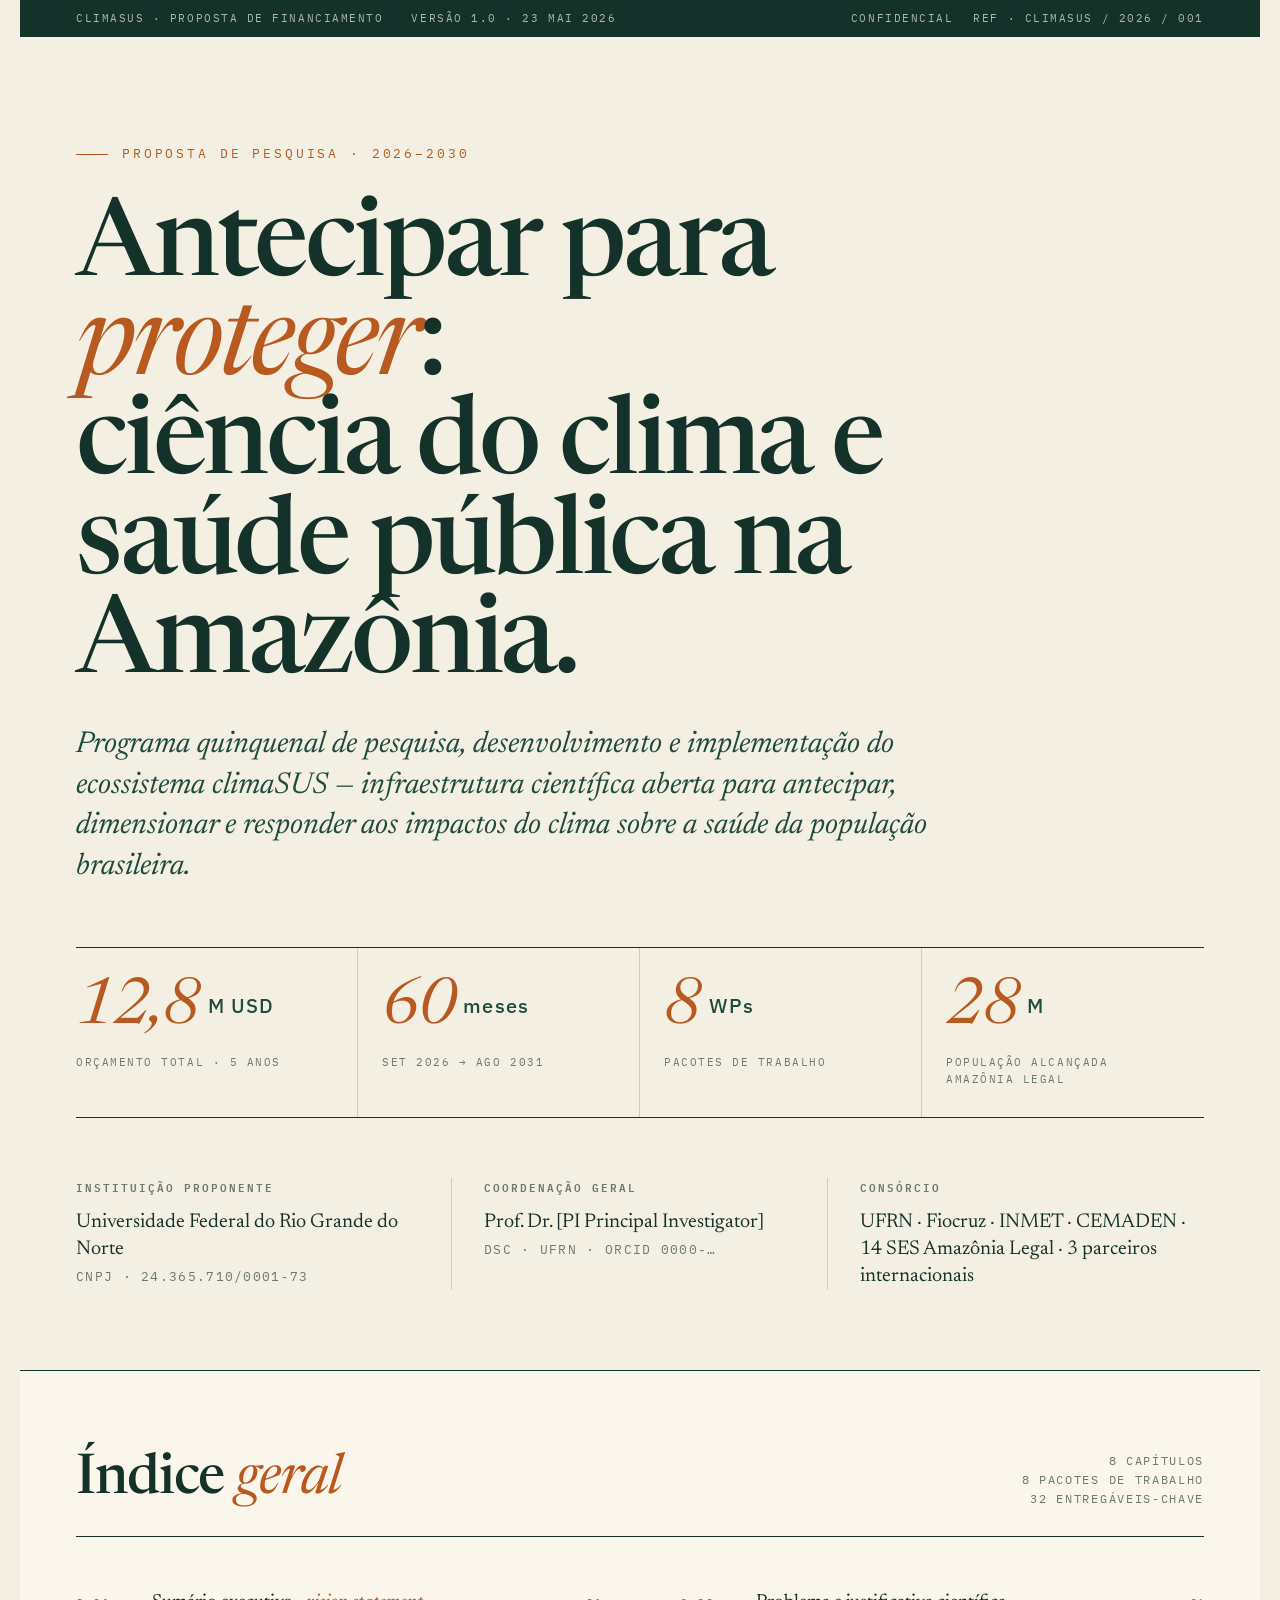
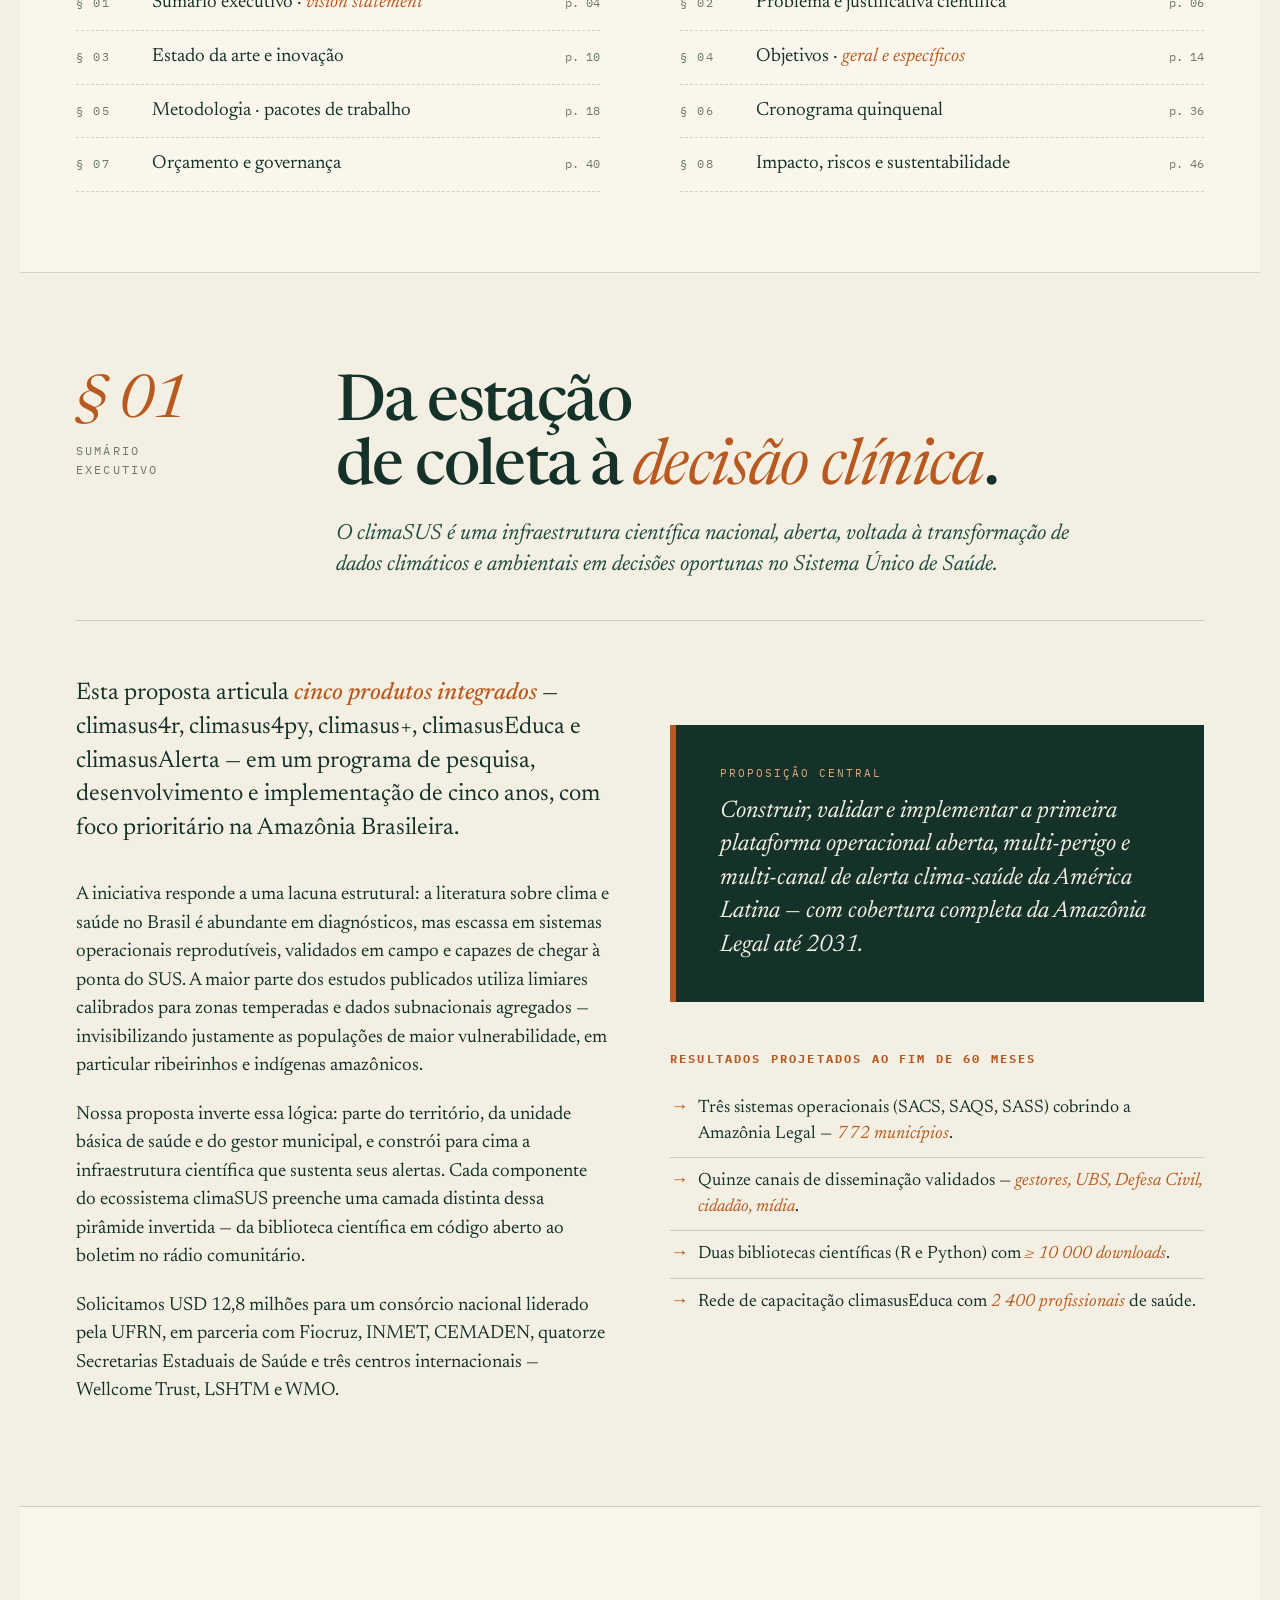
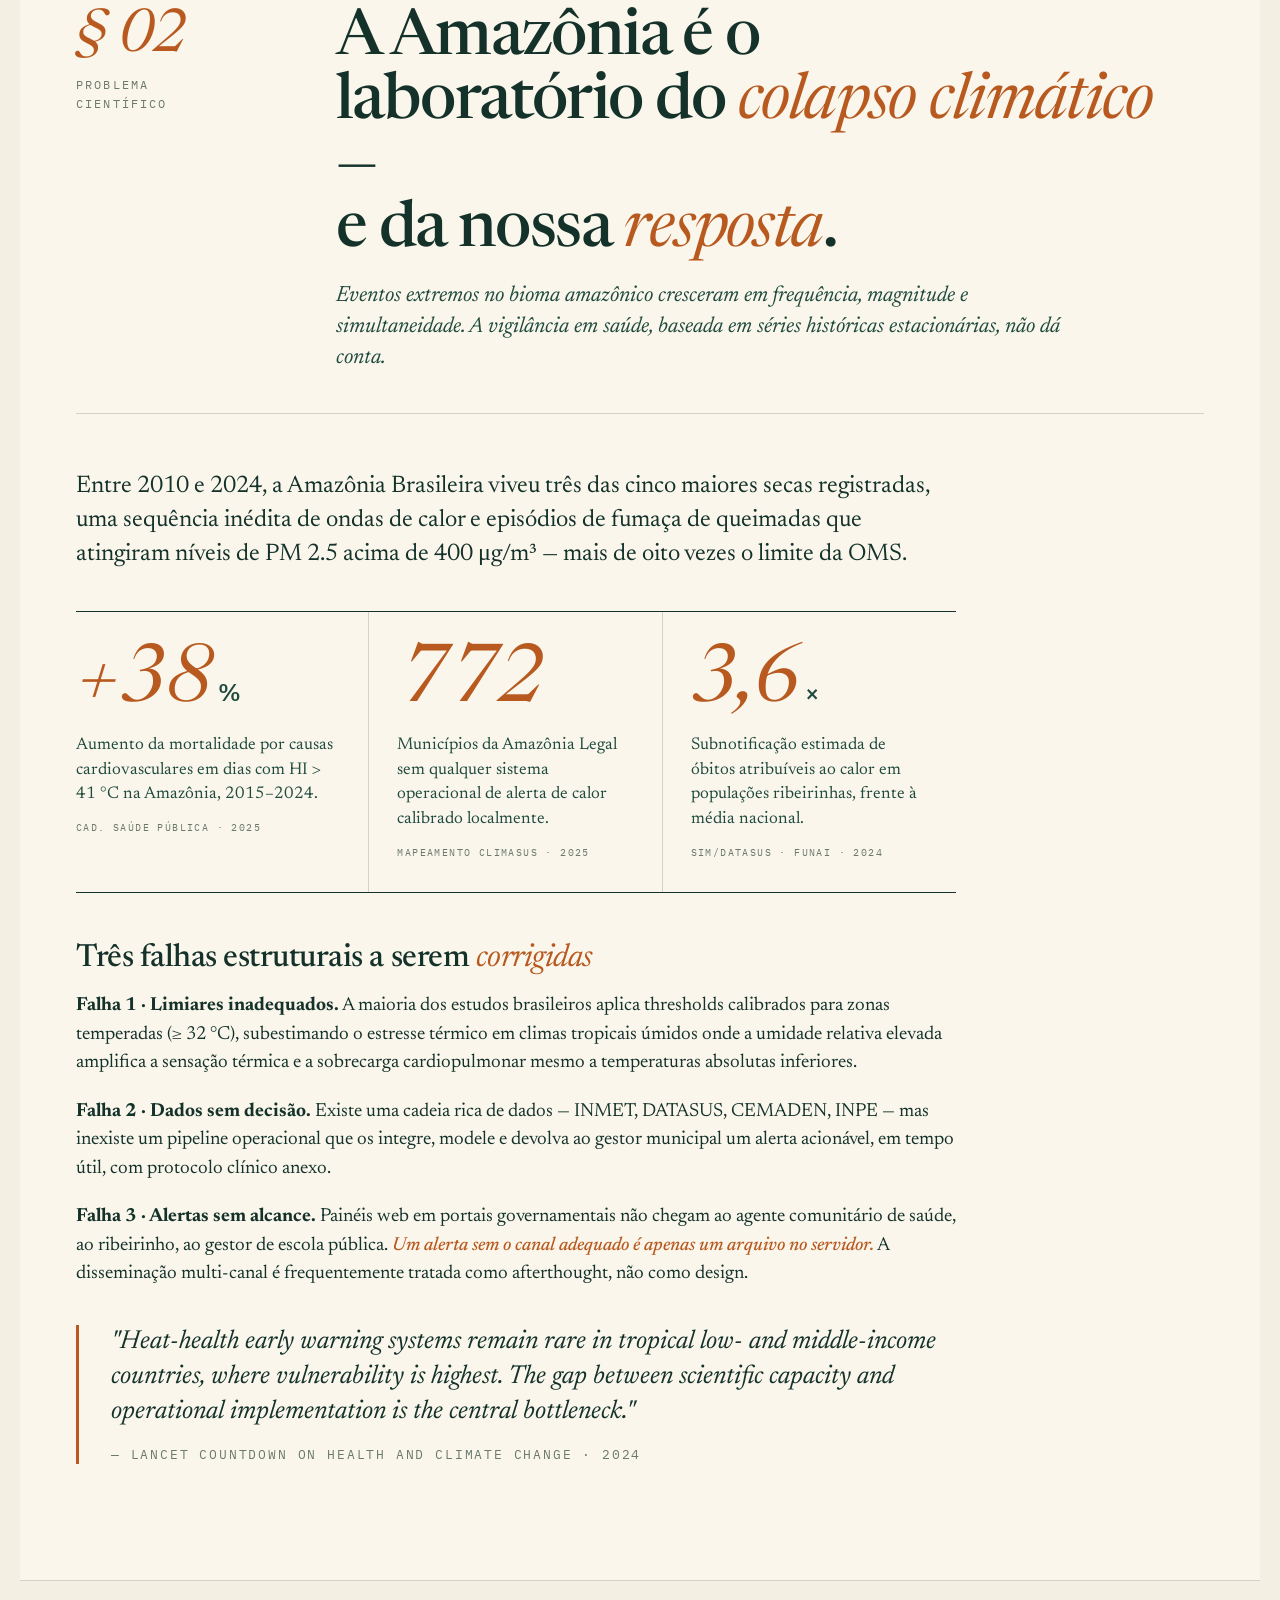
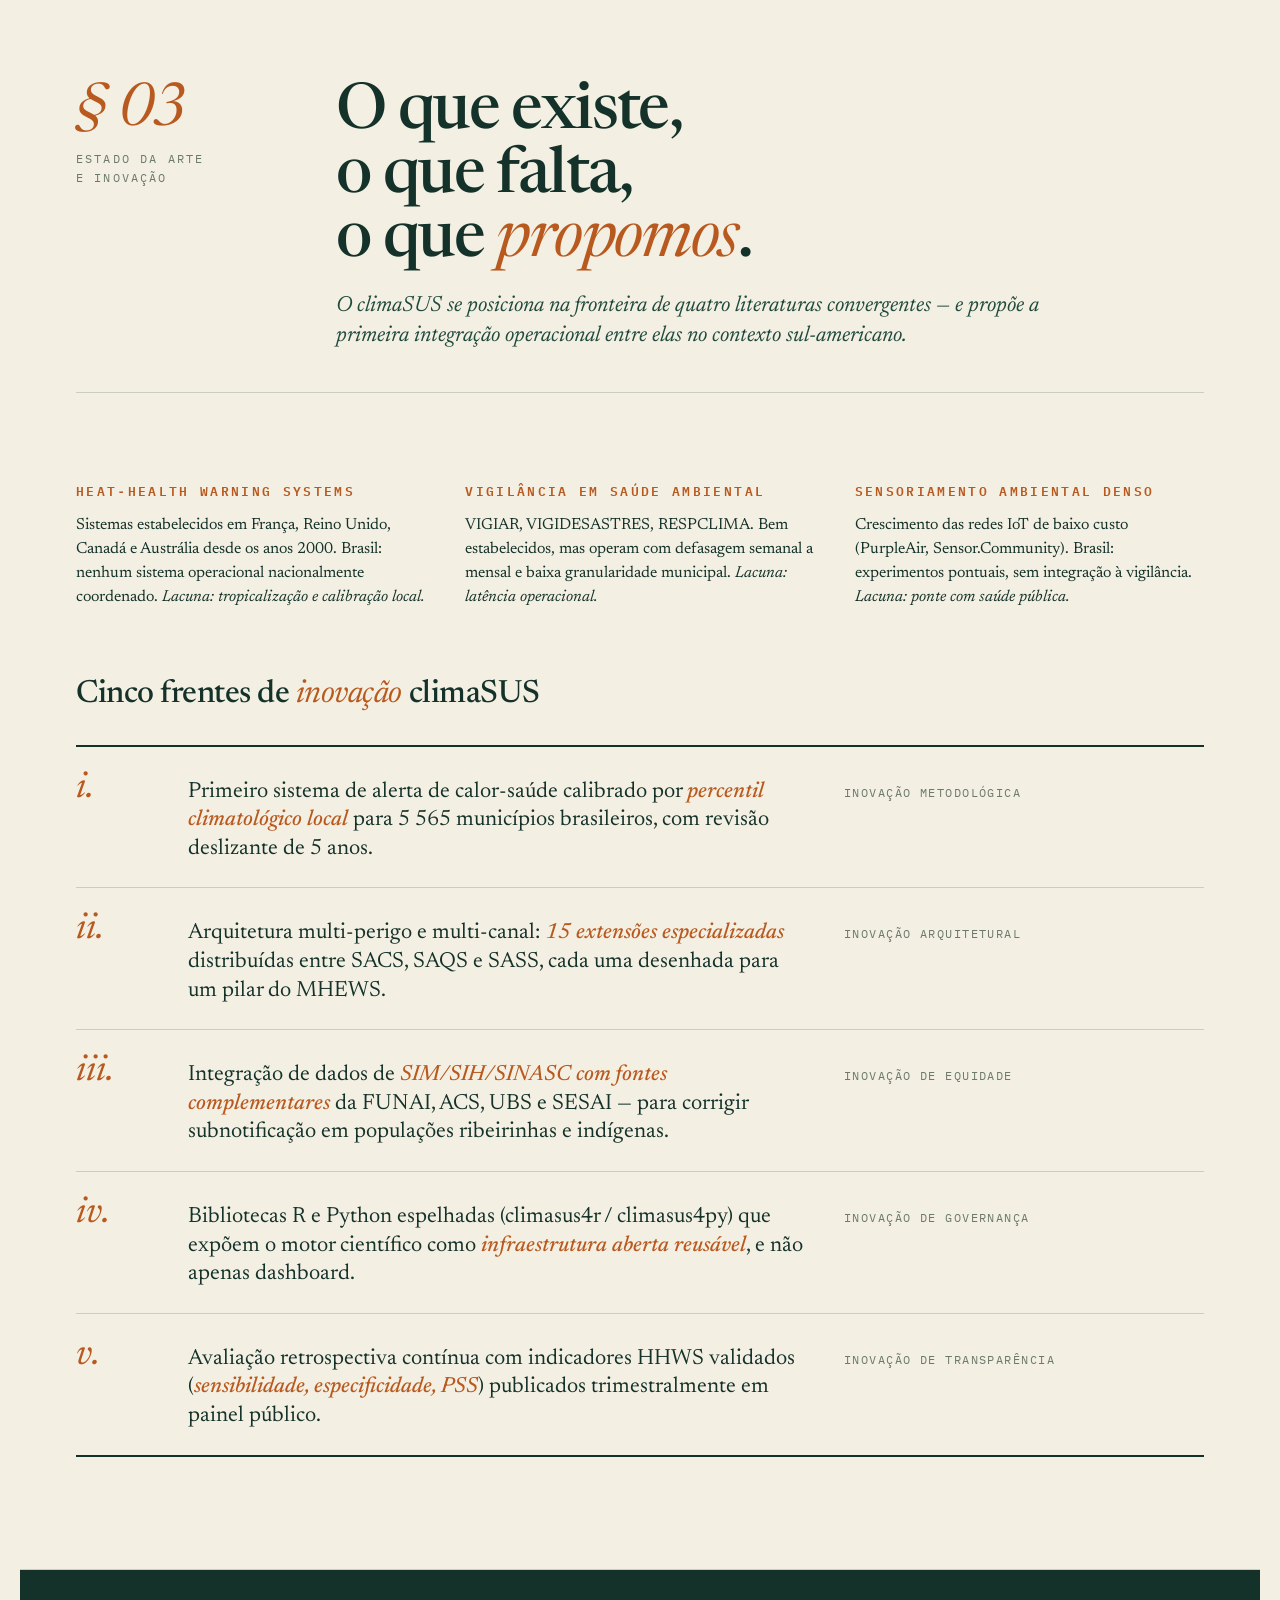
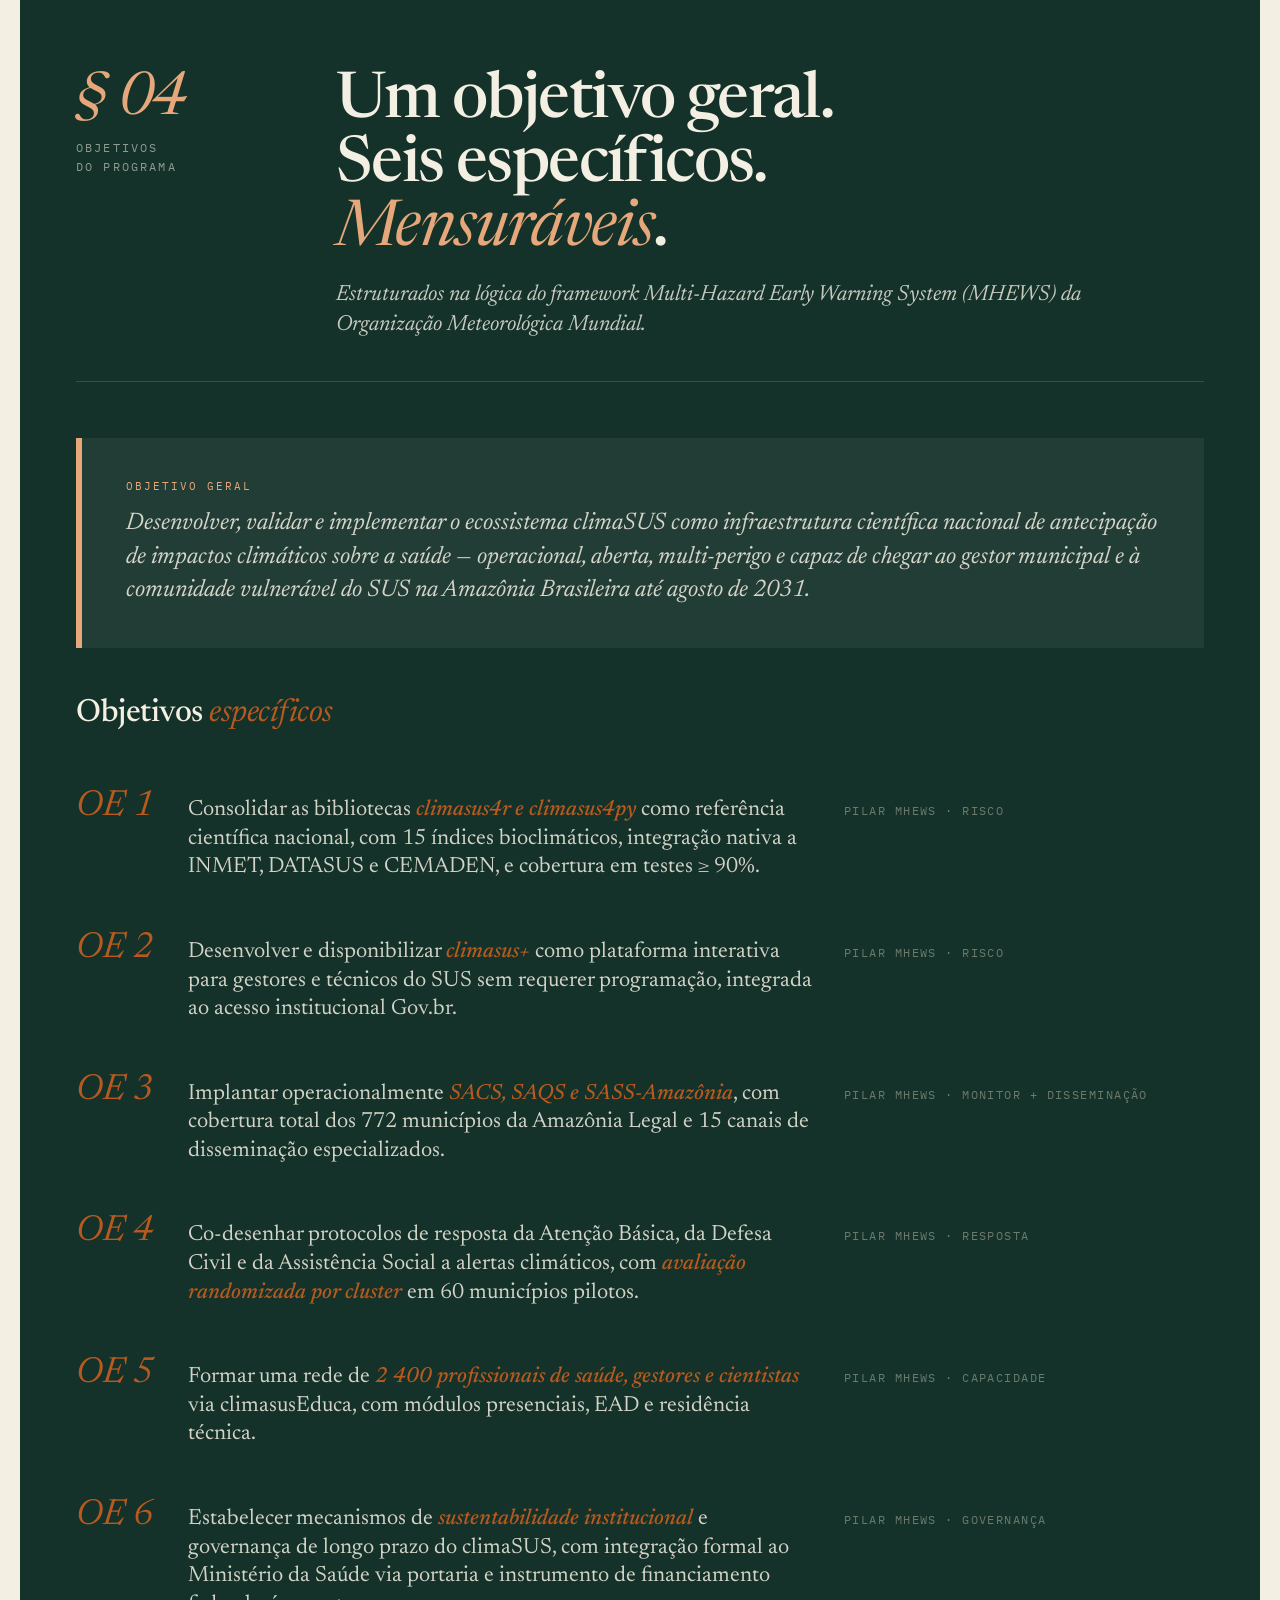
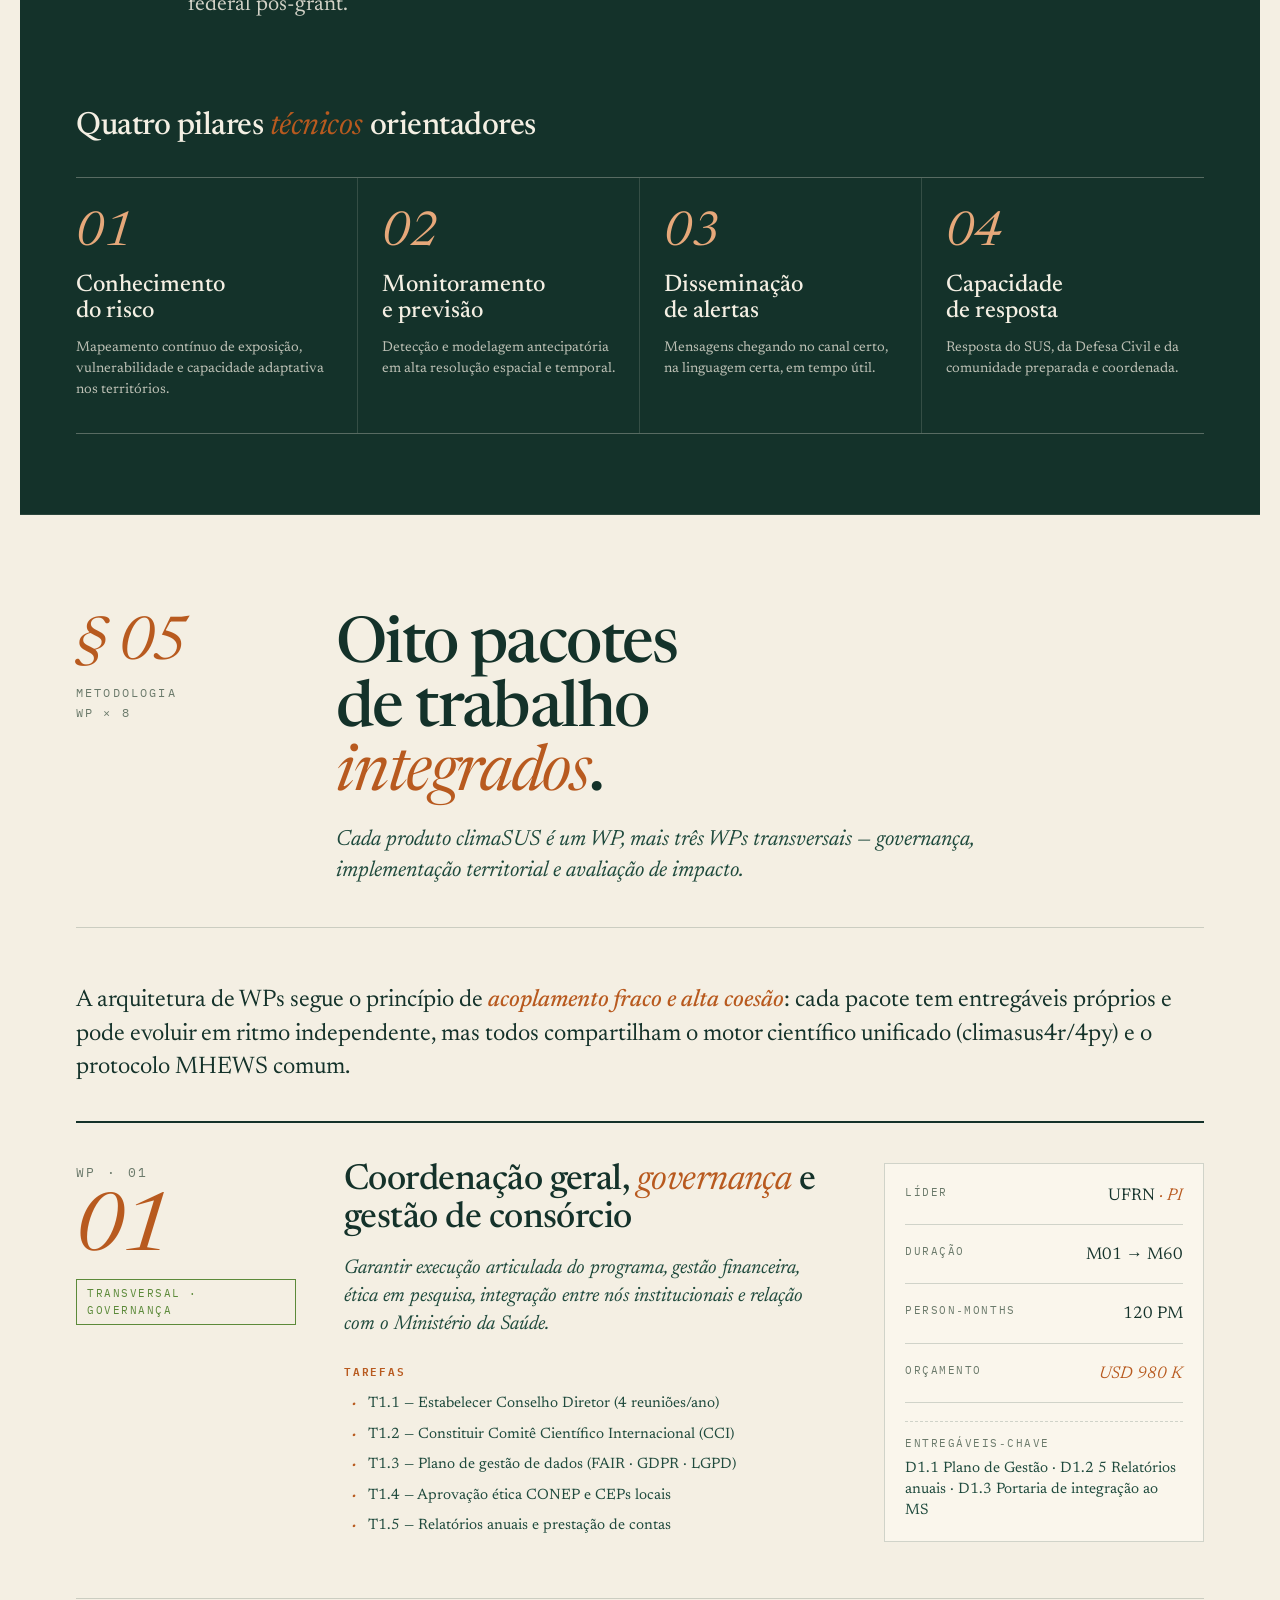
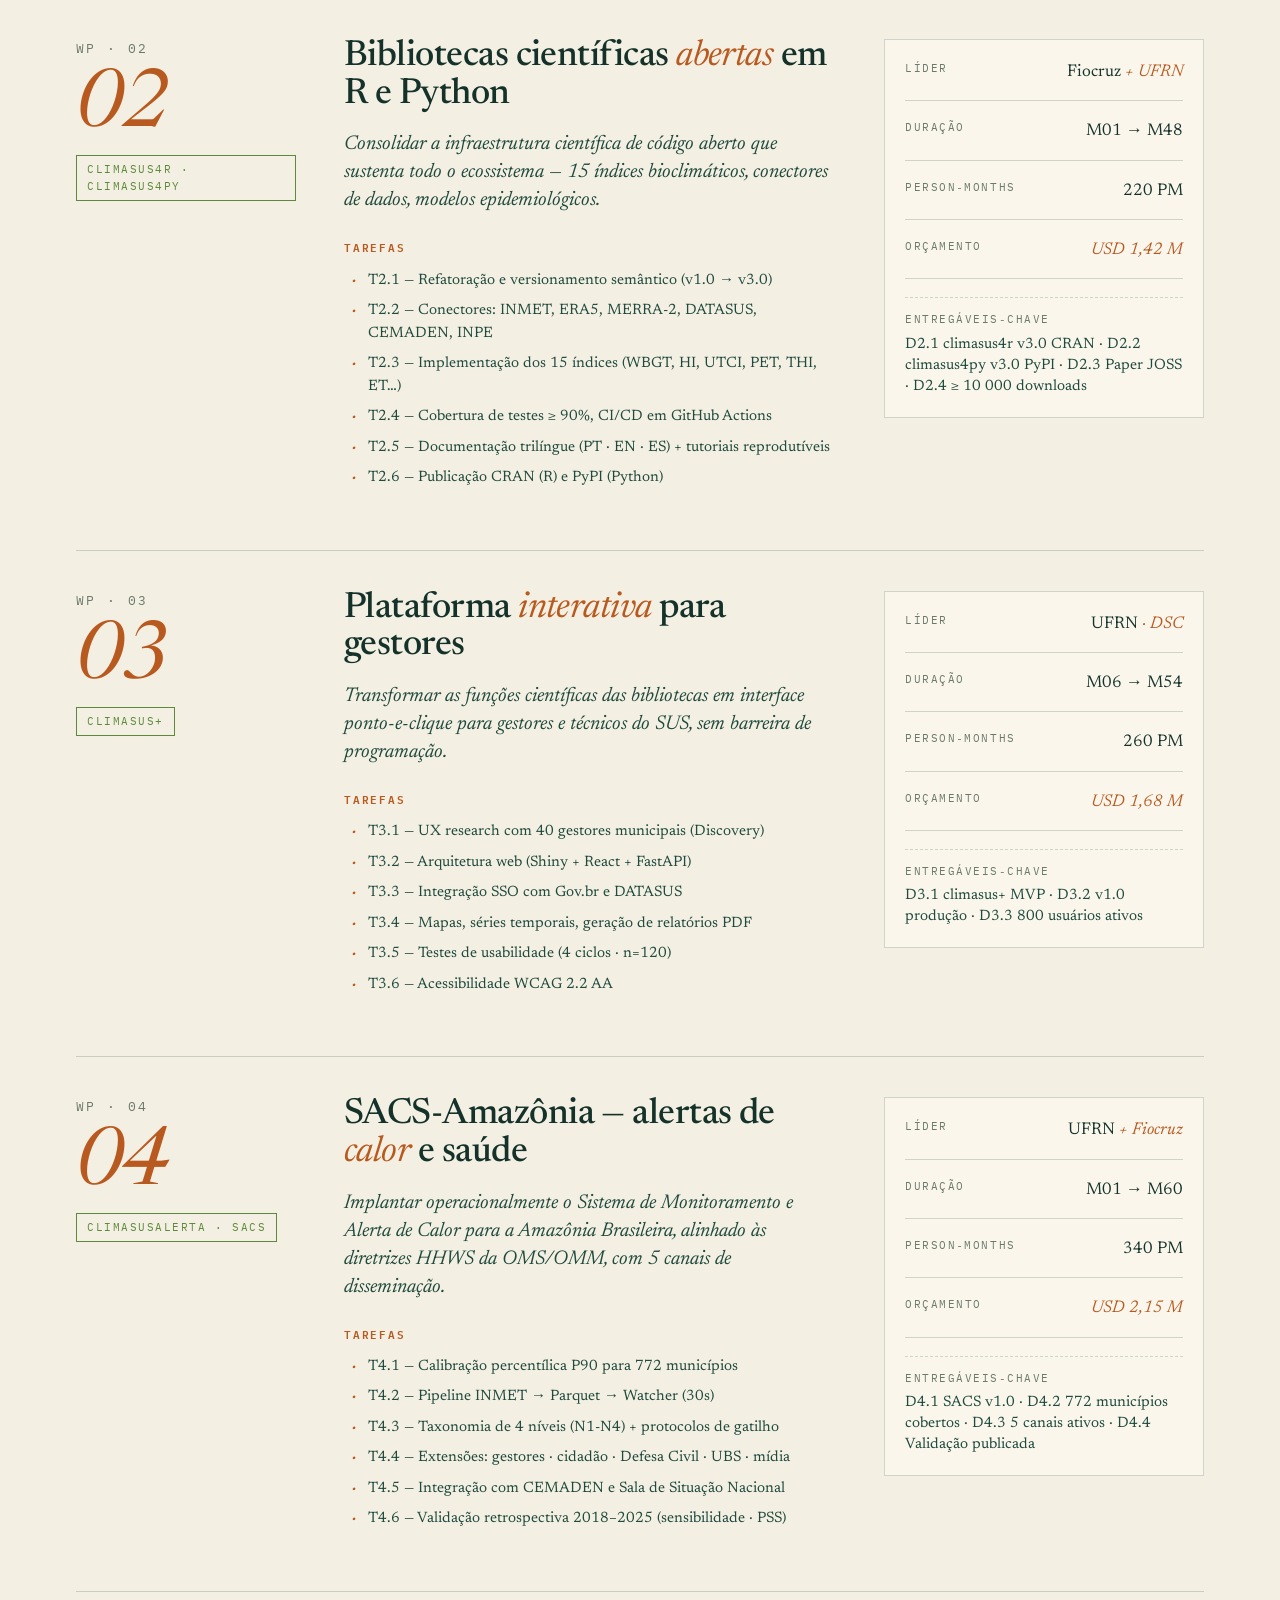
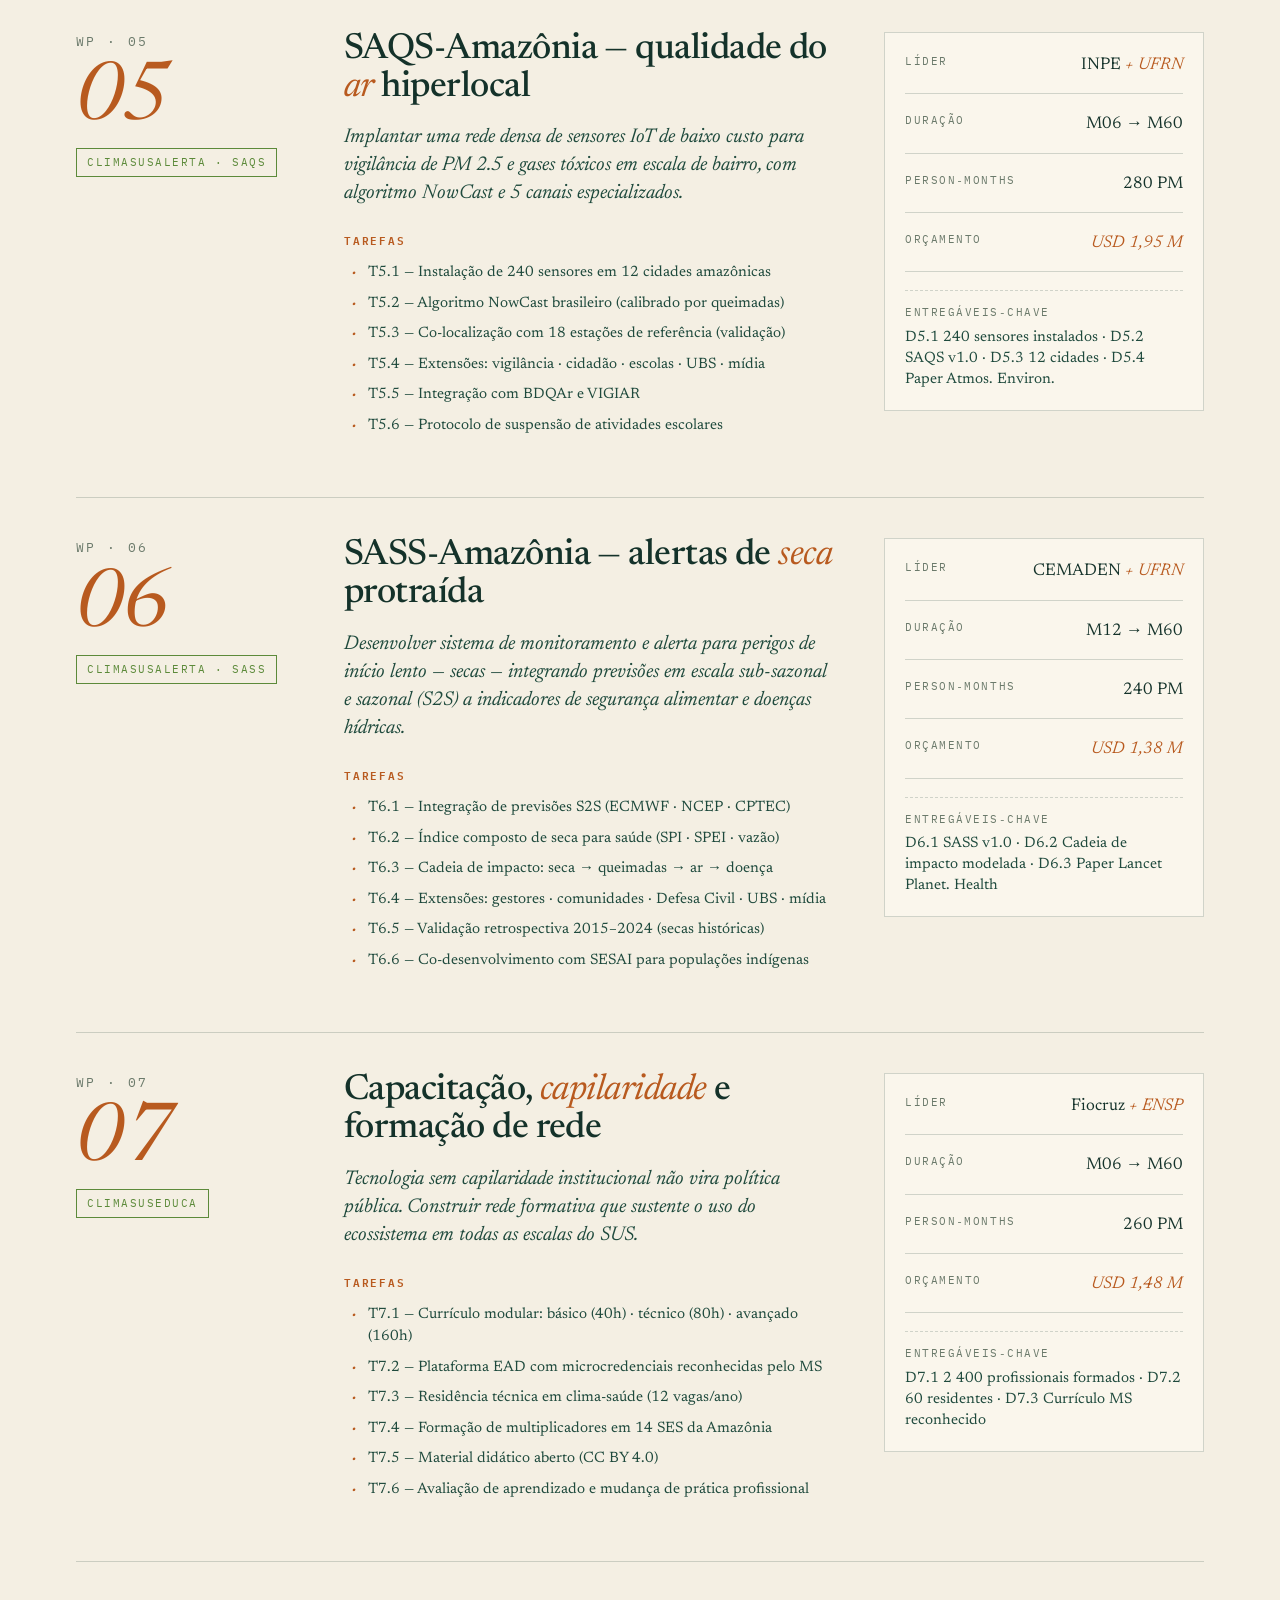
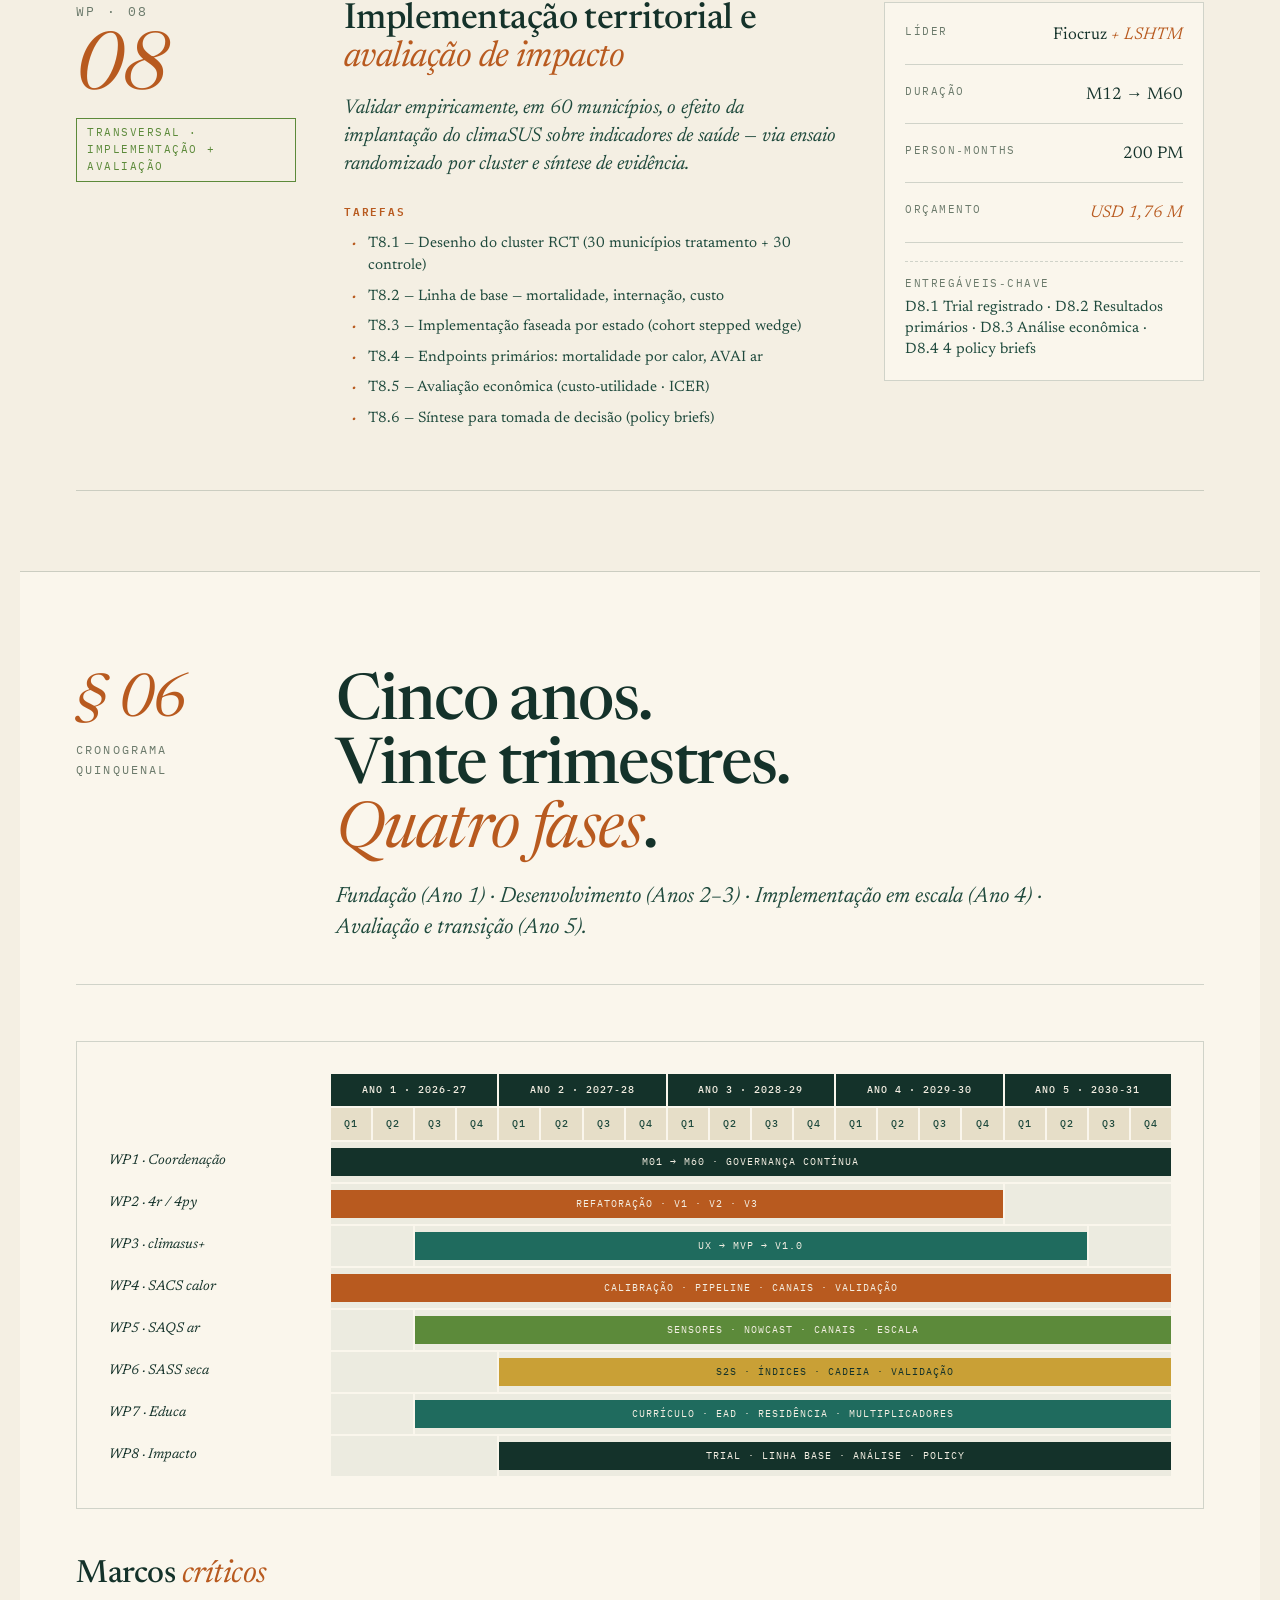
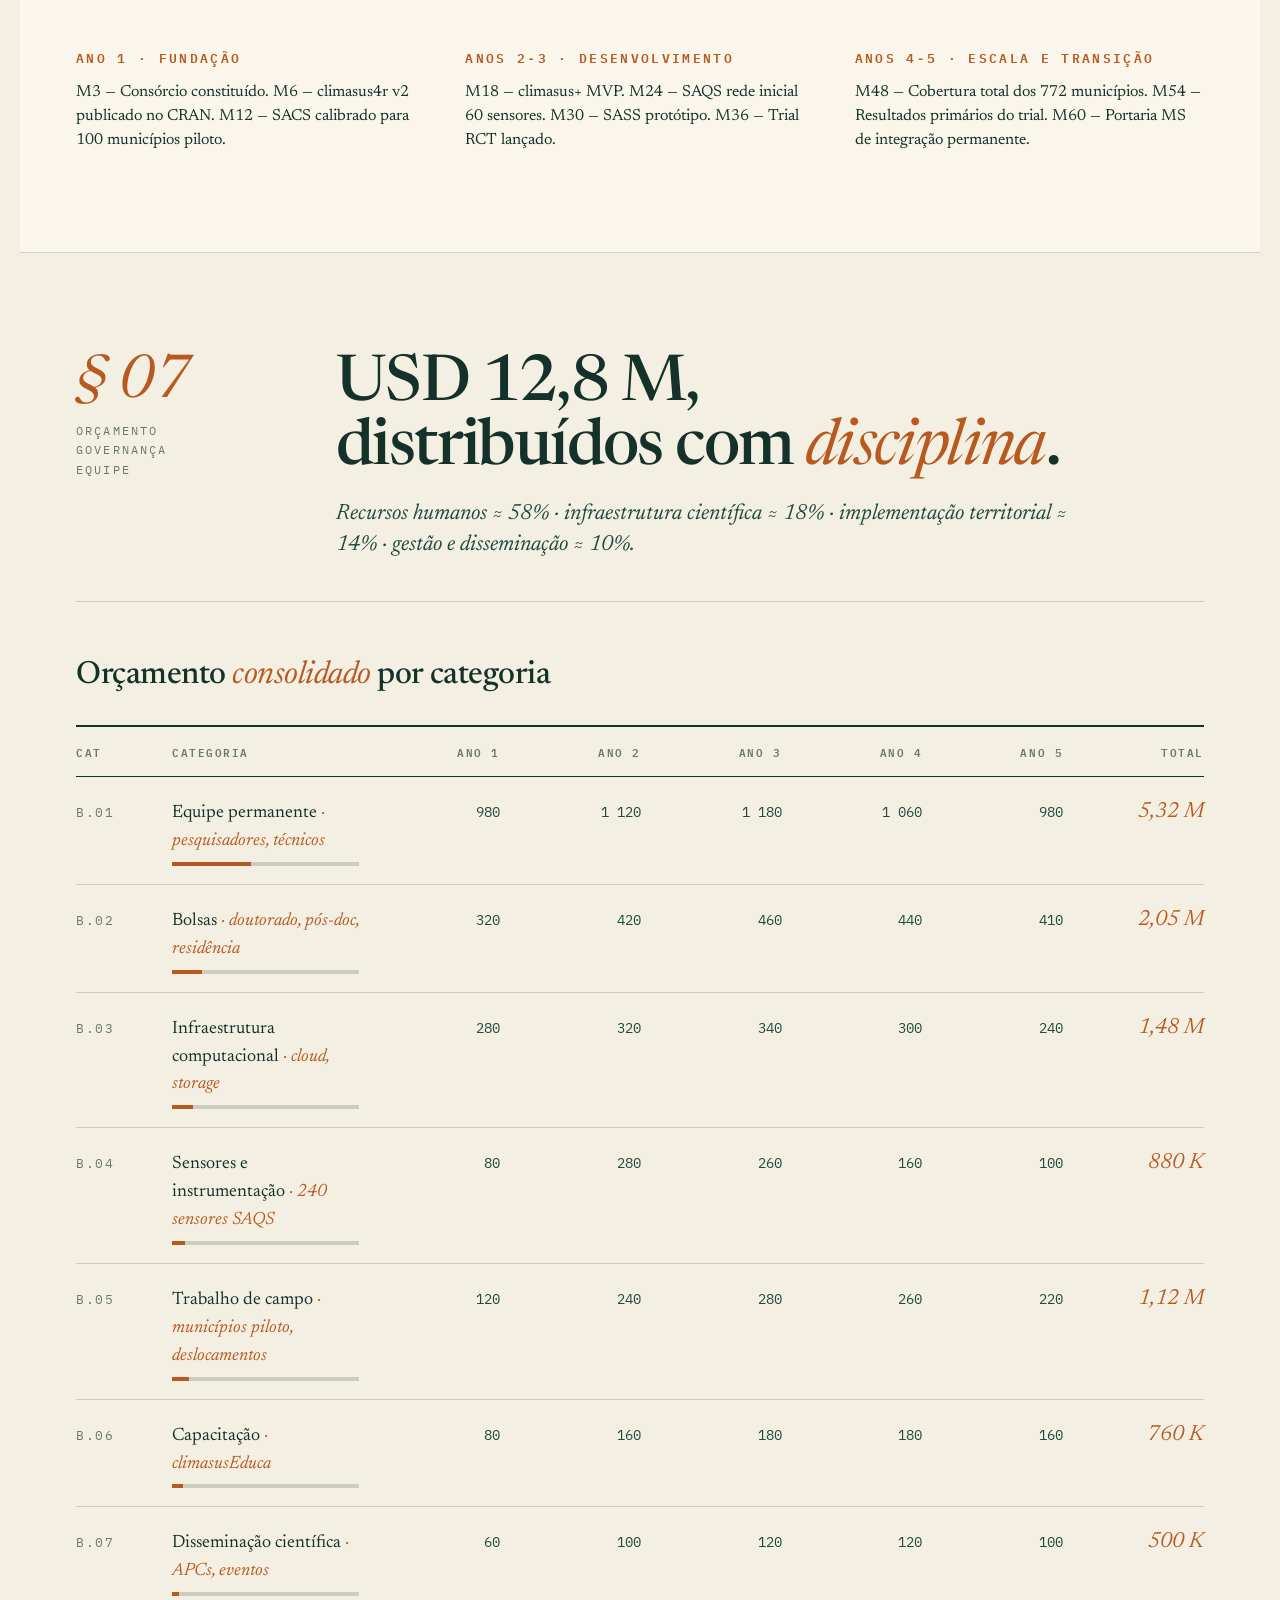
<file: climaSUS - Projeto de Pesquisa.html>
<!doctype html>
<html lang="pt-BR">
<head>
<meta charset="utf-8" />
<meta name="viewport" content="width=device-width, initial-scale=1" />
<title>climaSUS · Projeto de Pesquisa — Proposta de financiamento</title>
<link rel="icon" href="favicon.png" />
<link rel="preconnect" href="https://fonts.googleapis.com">
<link rel="preconnect" href="https://fonts.gstatic.com" crossorigin>
<link href="https://fonts.googleapis.com/css2?family=Newsreader:ital,opsz,wght@0,6..72,400;0,6..72,500;0,6..72,600;0,6..72,700;1,6..72,400;1,6..72,500&family=IBM+Plex+Sans:wght@300;400;500;600;700&family=IBM+Plex+Mono:wght@400;500;600&display=swap" rel="stylesheet">

<style>
  :root {
    --ink: #14322A;
    --ink-2: #1F4A3D;
    --ink-3: #2A5C4D;
    --paper: #F4EFE3;
    --paper-2: #E6DEC8;
    --paper-3: #FAF6EC;
    --rule: rgba(20,50,42,0.18);
    --rule-strong: rgba(20,50,42,0.4);
    --muted: #6B7A6B;
    --muted-2: #4A5C4A;
    --accent: #B85A1F;
    --accent-2: #5C8A3A;
    --gold: #C9A036;
    --teal: #1F6B5E;
    --red: #8C2A1E;
  }

  * { box-sizing: border-box; }
  html, body { margin: 0; padding: 0; }
  body {
    font-family: "IBM Plex Sans", system-ui, sans-serif;
    color: var(--ink);
    background: var(--paper);
    -webkit-font-smoothing: antialiased;
    text-rendering: optimizeLegibility;
    font-size: 16px;
    line-height: 1.55;
  }
  a { color: var(--accent); text-decoration: none; }
  a:hover { text-decoration: underline; }

  /* ============ DOCUMENT FRAME ============ */
  .doc {
    max-width: 1240px;
    margin: 0 auto;
    padding: 0;
    background: var(--paper);
  }

  /* ============ DOCUMENT HEADER ============ */
  .doc-meta-bar {
    background: var(--ink);
    color: rgba(244,239,227,0.7);
    padding: 10px 56px;
    display: flex;
    justify-content: space-between;
    font-family: "IBM Plex Mono", monospace;
    font-size: 11px;
    letter-spacing: 0.14em;
    text-transform: uppercase;
  }
  .doc-meta-bar .left { display: flex; gap: 28px; }
  .doc-meta-bar .right { display: flex; gap: 20px; }

  /* ============ COVER PAGE ============ */
  .cover {
    padding: 100px 56px 80px;
    border-bottom: 1px solid var(--ink);
    position: relative;
  }
  .cover-eyebrow {
    font-family: "IBM Plex Mono", monospace;
    font-size: 13px;
    letter-spacing: 0.22em;
    text-transform: uppercase;
    color: var(--accent);
    display: inline-flex;
    align-items: center;
    gap: 14px;
    margin-bottom: 36px;
  }
  .cover-eyebrow .bar { display: inline-block; width: 32px; height: 1px; background: var(--accent); }
  .cover h1 {
    font-family: "Newsreader", serif;
    font-weight: 500;
    font-size: 108px;
    line-height: 0.92;
    letter-spacing: -0.03em;
    margin: 0 0 28px;
    max-width: 1000px;
  }
  .cover h1 .it { font-style: italic; color: var(--accent); font-weight: 400; }
  .cover .deck {
    font-family: "Newsreader", serif;
    font-style: italic;
    font-size: 30px;
    line-height: 1.35;
    color: var(--ink-2);
    max-width: 880px;
    margin: 0 0 60px;
    font-weight: 400;
  }
  .cover-stats {
    display: grid;
    grid-template-columns: repeat(4, 1fr);
    gap: 0;
    border-top: 1px solid var(--ink);
    border-bottom: 1px solid var(--ink);
  }
  .cover-stat {
    padding: 28px 24px 28px 0;
    border-right: 1px solid var(--rule);
  }
  .cover-stat:last-child { border-right: none; }
  .cover-stat:not(:first-child) { padding-left: 24px; }
  .cover-stat .num {
    font-family: "Newsreader", serif;
    font-weight: 400;
    font-style: italic;
    font-size: 64px;
    line-height: 1;
    letter-spacing: -0.02em;
    color: var(--accent);
  }
  .cover-stat .num .sub {
    font-family: "IBM Plex Sans";
    font-style: normal;
    font-size: 0.32em;
    font-weight: 500;
    color: var(--ink-2);
    margin-left: 8px;
    vertical-align: 0.5em;
    letter-spacing: 0.05em;
  }
  .cover-stat .lbl {
    font-family: "IBM Plex Mono", monospace;
    font-size: 11px;
    letter-spacing: 0.14em;
    text-transform: uppercase;
    color: var(--muted);
    margin-top: 14px;
  }
  .cover-meta-grid {
    display: grid;
    grid-template-columns: 1fr 1fr 1fr;
    gap: 0;
    margin-top: 60px;
  }
  .cover-meta-grid .col {
    padding-right: 32px;
    border-right: 1px solid var(--rule);
  }
  .cover-meta-grid .col:last-child { border-right: none; padding-left: 32px; padding-right: 0; }
  .cover-meta-grid .col:nth-child(2) { padding-left: 32px; }
  .cover-meta-grid h4 {
    font-family: "IBM Plex Mono", monospace;
    font-size: 11px;
    letter-spacing: 0.18em;
    text-transform: uppercase;
    color: var(--muted);
    margin: 0 0 14px;
    font-weight: 600;
  }
  .cover-meta-grid p {
    font-family: "Newsreader", serif;
    font-size: 20px;
    line-height: 1.35;
    color: var(--ink);
    margin: 0;
  }

  /* ============ TOC ============ */
  .toc {
    padding: 80px 56px;
    background: var(--paper-3);
    border-bottom: 1px solid var(--rule);
  }
  .toc-head {
    display: flex;
    justify-content: space-between;
    align-items: flex-end;
    margin-bottom: 40px;
    border-bottom: 1px solid var(--ink);
    padding-bottom: 28px;
  }
  .toc-head h2 {
    font-family: "Newsreader", serif;
    font-weight: 500;
    font-size: 56px;
    line-height: 1;
    margin: 0;
    letter-spacing: -0.02em;
  }
  .toc-head h2 .it { font-style: italic; color: var(--accent); font-weight: 400; }
  .toc-head .meta {
    font-family: "IBM Plex Mono", monospace;
    font-size: 12px;
    letter-spacing: 0.14em;
    text-transform: uppercase;
    color: var(--muted);
    text-align: right;
    line-height: 1.6;
  }
  .toc-list {
    display: grid;
    grid-template-columns: 1fr 1fr;
    gap: 0 80px;
  }
  .toc-item {
    display: grid;
    grid-template-columns: 60px 1fr auto;
    gap: 16px;
    align-items: baseline;
    padding: 14px 0;
    border-bottom: 1px dashed var(--rule);
  }
  .toc-item .num {
    font-family: "IBM Plex Mono", monospace;
    font-size: 12px;
    letter-spacing: 0.14em;
    color: var(--muted);
  }
  .toc-item .title {
    font-family: "Newsreader", serif;
    font-size: 19px;
    line-height: 1.3;
    color: var(--ink);
  }
  .toc-item .title .em { font-style: italic; color: var(--accent); }
  .toc-item .pg {
    font-family: "IBM Plex Mono", monospace;
    font-size: 12px;
    color: var(--muted);
  }

  /* ============ SECTION ============ */
  section.chapter {
    padding: 100px 56px 80px;
    border-bottom: 1px solid var(--rule);
    position: relative;
  }
  section.chapter.dark {
    background: var(--ink);
    color: var(--paper);
    border-bottom: 1px solid rgba(244,239,227,0.1);
  }
  section.chapter.cream {
    background: var(--paper-3);
  }
  .chapter-head {
    display: grid;
    grid-template-columns: 200px 1fr;
    gap: 60px;
    border-bottom: 1px solid var(--rule);
    padding-bottom: 40px;
    margin-bottom: 56px;
  }
  section.dark .chapter-head { border-color: rgba(244,239,227,0.15); }
  .chapter-head .chap-marker {
    font-family: "IBM Plex Mono", monospace;
    font-size: 12px;
    letter-spacing: 0.18em;
    text-transform: uppercase;
    color: var(--muted);
    line-height: 1.6;
  }
  section.dark .chapter-head .chap-marker { color: rgba(244,239,227,0.55); }
  .chapter-head .chap-marker .big {
    display: block;
    font-family: "Newsreader", serif;
    font-style: italic;
    font-size: 60px;
    color: var(--accent);
    line-height: 1;
    letter-spacing: -0.02em;
    margin-bottom: 8px;
    font-weight: 400;
  }
  section.dark .chap-marker .big { color: #E6A87A; }
  .chapter-head h2 {
    font-family: "Newsreader", serif;
    font-weight: 500;
    font-size: 64px;
    line-height: 1;
    letter-spacing: -0.025em;
    margin: 0 0 18px;
  }
  section.dark .chapter-head h2 { color: var(--paper); }
  .chapter-head h2 .it { font-style: italic; color: var(--accent); font-weight: 400; }
  section.dark .chapter-head h2 .it { color: #E6A87A; }
  .chapter-head .lede {
    font-family: "Newsreader", serif;
    font-style: italic;
    font-size: 22px;
    line-height: 1.4;
    color: var(--ink-2);
    margin: 0;
    max-width: 760px;
  }
  section.dark .chapter-head .lede { color: rgba(244,239,227,0.8); }

  /* ============ BODY TYPOGRAPHY ============ */
  .prose { max-width: 880px; }
  .prose.wide { max-width: none; }
  .prose p {
    font-family: "Newsreader", serif;
    font-size: 19px;
    line-height: 1.5;
    color: var(--ink);
    margin: 0 0 20px;
  }
  section.dark .prose p { color: rgba(244,239,227,0.85); }
  .prose p.lede {
    font-size: 24px;
    line-height: 1.4;
    color: var(--ink);
    margin-bottom: 36px;
    font-weight: 400;
  }
  .prose p .em { font-style: italic; color: var(--accent); font-weight: 500; }
  .prose h3 {
    font-family: "Newsreader", serif;
    font-weight: 500;
    font-size: 32px;
    line-height: 1.1;
    letter-spacing: -0.015em;
    margin: 48px 0 16px;
    color: var(--ink);
  }
  section.dark .prose h3 { color: var(--paper); }
  .prose h3 .it { font-style: italic; color: var(--accent); font-weight: 400; }
  .prose h4 {
    font-family: "IBM Plex Mono", monospace;
    font-size: 13px;
    letter-spacing: 0.18em;
    text-transform: uppercase;
    color: var(--accent);
    margin: 32px 0 12px;
    font-weight: 600;
  }
  section.dark .prose h4 { color: #E6A87A; }
  .prose ul {
    list-style: none;
    padding: 0;
    margin: 0 0 24px;
  }
  .prose ul li {
    font-family: "Newsreader", serif;
    font-size: 19px;
    line-height: 1.45;
    color: var(--ink);
    padding: 6px 0 6px 32px;
    position: relative;
  }
  section.dark .prose ul li { color: rgba(244,239,227,0.85); }
  .prose ul li::before {
    content: "→";
    position: absolute;
    left: 0;
    top: 6px;
    color: var(--accent);
    font-style: italic;
  }
  .prose ul li .em { font-style: italic; color: var(--accent); }
  .prose blockquote {
    margin: 36px 0;
    padding: 0 0 0 32px;
    border-left: 3px solid var(--accent);
    font-family: "Newsreader", serif;
    font-style: italic;
    font-size: 26px;
    line-height: 1.35;
    color: var(--ink);
  }
  section.dark .prose blockquote { color: var(--paper); }
  .prose blockquote .cite {
    display: block;
    margin-top: 16px;
    font-family: "IBM Plex Mono", monospace;
    font-style: normal;
    font-size: 13px;
    letter-spacing: 0.14em;
    text-transform: uppercase;
    color: var(--muted);
  }

  /* ============ TWO-COLUMN BODY ============ */
  .two-col {
    display: grid;
    grid-template-columns: 1fr 1fr;
    gap: 60px;
  }
  .three-col {
    display: grid;
    grid-template-columns: repeat(3, 1fr);
    gap: 40px;
  }

  /* ============ PILLARS / FUNDAMENTOS ============ */
  .pillars {
    display: grid;
    grid-template-columns: repeat(4, 1fr);
    gap: 0;
    border-top: 1px solid var(--ink);
    border-bottom: 1px solid var(--ink);
  }
  section.dark .pillars { border-color: rgba(244,239,227,0.3); }
  .pillar {
    padding: 32px 24px 32px 0;
    border-right: 1px solid var(--rule);
    display: flex;
    flex-direction: column;
    gap: 14px;
  }
  section.dark .pillar { border-right-color: rgba(244,239,227,0.15); }
  .pillar:last-child { border-right: none; }
  .pillar:not(:first-child) { padding-left: 24px; }
  .pillar .pill-num {
    font-family: "Newsreader", serif;
    font-weight: 400;
    font-style: italic;
    font-size: 48px;
    line-height: 1;
    color: var(--accent);
  }
  section.dark .pillar .pill-num { color: #E6A87A; }
  .pillar h5 {
    font-family: "Newsreader", serif;
    font-weight: 500;
    font-size: 24px;
    line-height: 1.1;
    margin: 0;
    color: var(--ink);
  }
  section.dark .pillar h5 { color: var(--paper); }
  .pillar p {
    font-size: 14px;
    line-height: 1.5;
    color: var(--ink-2);
    margin: 0;
  }
  section.dark .pillar p { color: rgba(244,239,227,0.75); }

  /* ============ OBJECTIVES TABLE ============ */
  .obj-table {
    border-top: 2px solid var(--ink);
    border-bottom: 2px solid var(--ink);
    margin: 32px 0;
  }
  .obj-row {
    display: grid;
    grid-template-columns: 80px 1fr 360px;
    gap: 32px;
    padding: 24px 0;
    border-bottom: 1px solid var(--rule);
    align-items: baseline;
  }
  .obj-row:last-child { border-bottom: none; }
  .obj-row .obj-num {
    font-family: "Newsreader", serif;
    font-style: italic;
    font-weight: 400;
    font-size: 36px;
    line-height: 1;
    color: var(--accent);
  }
  .obj-row .obj-title {
    font-family: "Newsreader", serif;
    font-size: 22px;
    line-height: 1.3;
    color: var(--ink);
    margin: 0;
  }
  .obj-row .obj-title .em { font-style: italic; color: var(--accent); }
  .obj-row .obj-tag {
    font-family: "IBM Plex Mono", monospace;
    font-size: 12px;
    letter-spacing: 0.12em;
    text-transform: uppercase;
    color: var(--muted);
    line-height: 1.5;
  }

  /* ============ WORK PACKAGES ============ */
  .wp-grid {
    display: grid;
    grid-template-columns: 1fr;
    gap: 0;
    border-top: 2px solid var(--ink);
  }
  .wp {
    display: grid;
    grid-template-columns: 220px 1fr 320px;
    gap: 48px;
    padding: 40px 0;
    border-bottom: 1px solid var(--rule);
    align-items: start;
  }
  .wp-id {
    display: flex;
    flex-direction: column;
    gap: 12px;
  }
  .wp-id .code {
    font-family: "IBM Plex Mono", monospace;
    font-size: 13px;
    letter-spacing: 0.18em;
    text-transform: uppercase;
    color: var(--muted);
  }
  .wp-id .wp-num {
    font-family: "Newsreader", serif;
    font-style: italic;
    font-weight: 400;
    font-size: 80px;
    line-height: 0.9;
    color: var(--accent);
    letter-spacing: -0.02em;
  }
  .wp-id .product {
    font-family: "IBM Plex Mono", monospace;
    font-size: 11px;
    letter-spacing: 0.14em;
    text-transform: uppercase;
    color: var(--accent-2);
    padding: 5px 10px;
    border: 1px solid var(--accent-2);
    align-self: flex-start;
  }
  .wp-body h3 {
    font-family: "Newsreader", serif;
    font-weight: 500;
    font-size: 36px;
    line-height: 1.05;
    letter-spacing: -0.015em;
    margin: 0 0 16px;
  }
  .wp-body h3 .it { font-style: italic; color: var(--accent); font-weight: 400; }
  .wp-body .wp-objective {
    font-family: "Newsreader", serif;
    font-style: italic;
    font-size: 20px;
    line-height: 1.4;
    color: var(--ink-2);
    margin: 0 0 24px;
  }
  .wp-body h4 {
    font-family: "IBM Plex Mono", monospace;
    font-size: 11px;
    letter-spacing: 0.16em;
    text-transform: uppercase;
    color: var(--accent);
    margin: 24px 0 10px;
    font-weight: 600;
  }
  .wp-body ul {
    list-style: none;
    padding: 0;
    margin: 0 0 16px;
  }
  .wp-body ul li {
    font-size: 15px;
    line-height: 1.5;
    color: var(--ink-2);
    padding: 4px 0 4px 24px;
    position: relative;
  }
  .wp-body ul li::before {
    content: "·";
    position: absolute;
    left: 8px;
    top: 4px;
    color: var(--accent);
    font-weight: 700;
  }
  .wp-meta {
    display: flex;
    flex-direction: column;
    gap: 18px;
    padding: 20px;
    background: var(--paper-3);
    border: 1px solid var(--rule);
  }
  .wp-meta-row {
    display: flex;
    justify-content: space-between;
    padding-bottom: 14px;
    border-bottom: 1px solid var(--rule);
  }
  .wp-meta-row:last-child { padding-bottom: 0; border-bottom: none; }
  .wp-meta-row .k {
    font-family: "IBM Plex Mono", monospace;
    font-size: 11px;
    letter-spacing: 0.14em;
    text-transform: uppercase;
    color: var(--muted);
  }
  .wp-meta-row .v {
    font-family: "Newsreader", serif;
    font-size: 17px;
    color: var(--ink);
    text-align: right;
  }
  .wp-meta-row .v .em { font-style: italic; color: var(--accent); }
  .wp-meta-deliv {
    font-family: "Newsreader", serif;
    font-size: 15px;
    line-height: 1.4;
    color: var(--ink-2);
    border-top: 1px dashed var(--rule);
    padding-top: 14px;
  }
  .wp-meta-deliv .label {
    display: block;
    font-family: "IBM Plex Mono", monospace;
    font-size: 11px;
    letter-spacing: 0.14em;
    text-transform: uppercase;
    color: var(--muted);
    margin-bottom: 6px;
  }

  /* ============ TIMELINE / GANTT ============ */
  .gantt-wrap {
    background: var(--paper-3);
    border: 1px solid var(--rule);
    padding: 32px;
    margin: 32px 0;
    overflow-x: auto;
  }
  .gantt {
    display: grid;
    grid-template-columns: 220px repeat(20, 1fr);
    gap: 2px;
    min-width: 900px;
  }
  .gantt-cell {
    height: 32px;
    display: flex;
    align-items: center;
    font-family: "IBM Plex Mono", monospace;
    font-size: 10px;
    letter-spacing: 0.1em;
    text-transform: uppercase;
    color: var(--muted);
    padding: 0 6px;
  }
  .gantt-cell.year-head {
    background: var(--ink);
    color: var(--paper);
    justify-content: center;
    font-weight: 500;
  }
  .gantt-cell.q-head {
    background: var(--paper-2);
    justify-content: center;
    color: var(--ink-2);
    font-weight: 500;
  }
  .gantt-cell.wp-label {
    background: transparent;
    text-transform: none;
    font-family: "Newsreader", serif;
    font-style: italic;
    font-size: 14px;
    color: var(--ink);
    letter-spacing: 0;
    padding-left: 0;
    padding-right: 12px;
    height: 40px;
  }
  .gantt-cell.bar {
    height: 40px;
    background: rgba(20,50,42,0.06);
    position: relative;
  }
  .gantt-bar-fill {
    position: absolute;
    top: 6px;
    bottom: 6px;
    background: var(--accent);
    display: flex;
    align-items: center;
    justify-content: center;
    color: var(--paper);
    font-family: "IBM Plex Mono", monospace;
    font-size: 10px;
    letter-spacing: 0.1em;
    text-transform: uppercase;
    padding: 0 6px;
    overflow: hidden;
    white-space: nowrap;
  }
  .gantt-bar-fill.alt { background: var(--ink); }
  .gantt-bar-fill.green { background: var(--accent-2); }
  .gantt-bar-fill.gold { background: var(--gold); color: var(--ink); }
  .gantt-bar-fill.teal { background: var(--teal); }
  .gantt-milestone {
    position: absolute;
    top: 50%;
    transform: translate(-50%, -50%) rotate(45deg);
    width: 12px;
    height: 12px;
    background: var(--accent);
    border: 2px solid var(--paper-3);
  }

  /* ============ BUDGET ============ */
  .budget-table {
    border-top: 2px solid var(--ink);
    border-bottom: 2px solid var(--ink);
    margin: 32px 0;
  }
  .budget-head {
    display: grid;
    grid-template-columns: 80px 1.5fr repeat(5, 1fr) 1fr;
    gap: 16px;
    padding: 16px 0;
    border-bottom: 1px solid var(--ink);
    font-family: "IBM Plex Mono", monospace;
    font-size: 11px;
    letter-spacing: 0.14em;
    text-transform: uppercase;
    color: var(--muted);
    font-weight: 600;
  }
  .budget-row {
    display: grid;
    grid-template-columns: 80px 1.5fr repeat(5, 1fr) 1fr;
    gap: 16px;
    padding: 18px 0;
    border-bottom: 1px solid var(--rule);
    align-items: baseline;
  }
  .budget-row.total {
    border-top: 1px solid var(--ink);
    border-bottom: none;
    padding-top: 24px;
  }
  .budget-row .b-code {
    font-family: "IBM Plex Mono", monospace;
    font-size: 13px;
    color: var(--muted);
    letter-spacing: 0.12em;
  }
  .budget-row .b-cat {
    font-family: "Newsreader", serif;
    font-size: 18px;
    color: var(--ink);
  }
  .budget-row .b-cat .em { font-style: italic; color: var(--accent); }
  .budget-row .b-val {
    font-family: "IBM Plex Mono", monospace;
    font-size: 14px;
    color: var(--ink-2);
    text-align: right;
  }
  .budget-row.total .b-cat {
    font-style: italic;
    font-weight: 500;
    color: var(--accent);
  }
  .budget-row.total .b-val {
    font-weight: 600;
    color: var(--ink);
    font-size: 16px;
  }
  .budget-row .b-total {
    font-family: "Newsreader", serif;
    font-size: 22px;
    color: var(--accent);
    text-align: right;
    font-style: italic;
  }
  .budget-row.total .b-total {
    font-weight: 500;
    font-size: 26px;
    color: var(--ink);
  }
  .budget-bar {
    height: 4px;
    background: var(--rule);
    margin-top: 6px;
    position: relative;
  }
  .budget-bar-fill {
    position: absolute;
    top: 0; bottom: 0; left: 0;
    background: var(--accent);
  }

  /* ============ TEAM / GOVERNANCE ============ */
  .team-grid {
    display: grid;
    grid-template-columns: repeat(3, 1fr);
    gap: 0;
    border-top: 1px solid var(--rule);
    border-bottom: 1px solid var(--rule);
  }
  .team-card {
    padding: 28px 24px 28px 0;
    border-right: 1px solid var(--rule);
  }
  .team-card:not(:first-child) { padding-left: 24px; }
  .team-card:nth-child(3n) { border-right: none; }
  .team-card .role {
    font-family: "IBM Plex Mono", monospace;
    font-size: 11px;
    letter-spacing: 0.14em;
    text-transform: uppercase;
    color: var(--accent);
    margin-bottom: 10px;
  }
  .team-card h5 {
    font-family: "Newsreader", serif;
    font-weight: 500;
    font-size: 26px;
    line-height: 1.1;
    margin: 0 0 8px;
    letter-spacing: -0.01em;
    color: var(--ink);
  }
  .team-card .inst {
    font-family: "Newsreader", serif;
    font-style: italic;
    font-size: 15px;
    color: var(--ink-2);
    margin: 0 0 12px;
  }
  .team-card .bio {
    font-size: 13px;
    line-height: 1.5;
    color: var(--muted-2);
    margin: 0;
  }

  /* ============ RISK MATRIX ============ */
  .risk-matrix {
    display: grid;
    grid-template-columns: 1fr 100px 100px 1.6fr;
    gap: 0;
    border-top: 1px solid var(--ink);
    border-bottom: 1px solid var(--ink);
  }
  .risk-header {
    display: contents;
  }
  .risk-header div {
    font-family: "IBM Plex Mono", monospace;
    font-size: 11px;
    letter-spacing: 0.14em;
    text-transform: uppercase;
    color: var(--muted);
    padding: 14px 16px;
    background: var(--paper-3);
    border-bottom: 1px solid var(--ink);
  }
  .risk-row { display: contents; }
  .risk-row > div {
    padding: 20px 16px;
    border-bottom: 1px solid var(--rule);
    font-family: "Newsreader", serif;
    font-size: 16px;
    line-height: 1.4;
  }
  .risk-row .risk-title {
    color: var(--ink);
    font-size: 18px;
  }
  .risk-row .risk-lvl {
    font-family: "IBM Plex Mono", monospace;
    font-size: 11px;
    letter-spacing: 0.14em;
    text-transform: uppercase;
    text-align: center;
    color: var(--paper);
    align-self: start;
    margin-top: 18px;
    padding: 4px 8px;
    width: max-content;
    margin-left: 16px;
  }
  .risk-lvl.high { background: var(--red); }
  .risk-lvl.med { background: var(--gold); color: var(--ink); }
  .risk-lvl.low { background: var(--accent-2); }
  .risk-row .risk-mit { color: var(--ink-2); font-style: italic; }

  /* ============ IMPACT FRAMEWORK ============ */
  .impact-grid {
    display: grid;
    grid-template-columns: repeat(3, 1fr);
    gap: 28px;
    margin: 32px 0;
  }
  .impact-card {
    padding: 32px 28px;
    background: var(--paper-3);
    border-top: 4px solid var(--accent);
  }
  .impact-card.scientific { border-top-color: var(--teal); }
  .impact-card.policy { border-top-color: var(--accent); }
  .impact-card.social { border-top-color: var(--accent-2); }
  .impact-card .icon-row {
    display: flex;
    justify-content: space-between;
    align-items: center;
    margin-bottom: 20px;
  }
  .impact-card .pill {
    font-family: "IBM Plex Mono", monospace;
    font-size: 11px;
    letter-spacing: 0.14em;
    text-transform: uppercase;
    color: var(--accent);
  }
  .impact-card.scientific .pill { color: var(--teal); }
  .impact-card.social .pill { color: var(--accent-2); }
  .impact-card h4 {
    font-family: "Newsreader", serif;
    font-weight: 500;
    font-size: 30px;
    line-height: 1;
    letter-spacing: -0.015em;
    margin: 0 0 16px;
  }
  .impact-card h4 .it { font-style: italic; color: var(--accent); font-weight: 400; }
  .impact-card.scientific h4 .it { color: var(--teal); }
  .impact-card.social h4 .it { color: var(--accent-2); }
  .impact-card ul {
    list-style: none;
    padding: 0;
    margin: 16px 0 0;
  }
  .impact-card ul li {
    font-size: 14px;
    line-height: 1.5;
    color: var(--ink-2);
    padding: 6px 0 6px 18px;
    position: relative;
  }
  .impact-card ul li::before {
    content: "→";
    position: absolute;
    left: 0;
    top: 6px;
    color: var(--accent);
    font-style: italic;
  }

  /* ============ KPIS ============ */
  .kpi-grid {
    display: grid;
    grid-template-columns: repeat(4, 1fr);
    gap: 0;
    border-top: 1px solid rgba(244,239,227,0.3);
    border-bottom: 1px solid rgba(244,239,227,0.3);
  }
  .kpi {
    padding: 32px 24px 32px 0;
    border-right: 1px solid rgba(244,239,227,0.15);
    display: flex;
    flex-direction: column;
    gap: 10px;
  }
  .kpi:not(:first-child) { padding-left: 24px; }
  .kpi:nth-child(4n) { border-right: none; }
  .kpi .v {
    font-family: "Newsreader", serif;
    font-weight: 400;
    font-style: italic;
    font-size: 56px;
    line-height: 1;
    letter-spacing: -0.02em;
    color: #E6A87A;
  }
  .kpi .lbl {
    font-family: "IBM Plex Sans", sans-serif;
    font-size: 14px;
    line-height: 1.3;
    color: rgba(244,239,227,0.85);
    font-weight: 400;
  }
  .kpi .sub {
    font-family: "IBM Plex Mono", monospace;
    font-size: 11px;
    letter-spacing: 0.14em;
    text-transform: uppercase;
    color: rgba(244,239,227,0.5);
  }

  /* ============ CALLOUT ============ */
  .callout {
    background: var(--ink);
    color: var(--paper);
    padding: 40px 44px;
    margin: 48px 0;
    border-left: 6px solid var(--accent);
  }
  section.dark .callout { background: rgba(244,239,227,0.06); border-left-color: #E6A87A; }
  .callout .label {
    font-family: "IBM Plex Mono", monospace;
    font-size: 11px;
    letter-spacing: 0.18em;
    text-transform: uppercase;
    color: #E6A87A;
    margin-bottom: 12px;
  }
  .callout p {
    font-family: "Newsreader", serif;
    font-style: italic;
    font-size: 24px;
    line-height: 1.4;
    color: var(--paper);
    margin: 0;
  }

  /* ============ PROBLEM STATISTICS ============ */
  .problem-stats {
    display: grid;
    grid-template-columns: repeat(3, 1fr);
    gap: 0;
    margin: 40px 0;
    border-top: 1px solid var(--ink);
    border-bottom: 1px solid var(--ink);
  }
  .pstat {
    padding: 32px 28px 32px 0;
    border-right: 1px solid var(--rule);
  }
  .pstat:not(:first-child) { padding-left: 28px; }
  .pstat:last-child { border-right: none; }
  .pstat .v {
    font-family: "Newsreader", serif;
    font-weight: 400;
    font-style: italic;
    font-size: 80px;
    line-height: 0.95;
    color: var(--accent);
    letter-spacing: -0.025em;
  }
  .pstat .v .unit {
    font-family: "IBM Plex Sans";
    font-style: normal;
    font-size: 0.3em;
    font-weight: 500;
    color: var(--ink-2);
    letter-spacing: 0.04em;
    margin-left: 6px;
  }
  .pstat .desc {
    font-family: "Newsreader", serif;
    font-size: 17px;
    line-height: 1.45;
    color: var(--ink-2);
    margin: 14px 0 0;
  }
  .pstat .src {
    font-family: "IBM Plex Mono", monospace;
    font-size: 10px;
    letter-spacing: 0.14em;
    text-transform: uppercase;
    color: var(--muted);
    margin-top: 12px;
  }

  /* ============ FOOTER ============ */
  .doc-foot {
    background: var(--ink);
    color: rgba(244,239,227,0.6);
    padding: 48px 56px;
    display: flex;
    justify-content: space-between;
    align-items: center;
    font-family: "IBM Plex Mono", monospace;
    font-size: 11px;
    letter-spacing: 0.14em;
    text-transform: uppercase;
  }
  .doc-foot .brand-foot {
    font-family: "Newsreader", serif;
    font-style: normal;
    text-transform: none;
    font-size: 28px;
    color: var(--paper);
    font-weight: 500;
    letter-spacing: -0.01em;
  }
  .doc-foot .brand-foot .alt { color: #E6A87A; font-style: italic; font-weight: 400; }

  @media (max-width: 1000px) {
    .cover h1 { font-size: 64px; }
    .cover-stats, .cover-meta-grid { grid-template-columns: 1fr 1fr; }
    .pillars { grid-template-columns: 1fr 1fr; }
    .two-col, .three-col, .impact-grid, .team-grid { grid-template-columns: 1fr; }
    .wp { grid-template-columns: 1fr; gap: 24px; }
    .chapter-head { grid-template-columns: 1fr; gap: 16px; }
    .toc-list { grid-template-columns: 1fr; gap: 0; }
    section.chapter { padding: 60px 28px; }
    .doc-meta-bar, .cover, .doc-foot { padding-left: 28px; padding-right: 28px; }
  }
</style>
</head>
<body>

<div class="doc">

<!-- ============ DOC META BAR ============ -->
<div class="doc-meta-bar">
  <div class="left">
    <span>climaSUS · Proposta de financiamento</span>
    <span>Versão 1.0 · 23 mai 2026</span>
  </div>
  <div class="right">
    <span>Confidencial</span>
    <span>Ref · climaSUS / 2026 / 001</span>
  </div>
</div>

<!-- ============ COVER ============ -->
<section class="cover">
  <div class="cover-eyebrow"><span class="bar"></span>Proposta de pesquisa · 2026–2030</div>
  <h1>
    Antecipar para <span class="it">proteger</span>:<br/>
    ciência do clima e<br/>
    saúde pública na Amazônia.
  </h1>
  <p class="deck">
    Programa quinquenal de pesquisa, desenvolvimento e implementação do ecossistema climaSUS — infraestrutura científica aberta para antecipar, dimensionar e responder aos impactos do clima sobre a saúde da população brasileira.
  </p>

  <div class="cover-stats">
    <div class="cover-stat">
      <div class="num">12,8<span class="sub">M USD</span></div>
      <div class="lbl">Orçamento total · 5 anos</div>
    </div>
    <div class="cover-stat">
      <div class="num">60<span class="sub">meses</span></div>
      <div class="lbl">Set 2026 → Ago 2031</div>
    </div>
    <div class="cover-stat">
      <div class="num">8<span class="sub">WPs</span></div>
      <div class="lbl">Pacotes de trabalho</div>
    </div>
    <div class="cover-stat">
      <div class="num">28<span class="sub">M</span></div>
      <div class="lbl">População alcançada<br/>Amazônia Legal</div>
    </div>
  </div>

  <div class="cover-meta-grid">
    <div class="col">
      <h4>Instituição proponente</h4>
      <p>Universidade Federal do Rio Grande do Norte<br/>
      <span style="font-family:'IBM Plex Mono', monospace; font-size:13px; letter-spacing:0.1em; color:var(--muted);">CNPJ · 24.365.710/0001‑73</span></p>
    </div>
    <div class="col">
      <h4>Coordenação geral</h4>
      <p>Prof. Dr. [PI Principal Investigator]<br/>
      <span style="font-family:'IBM Plex Mono', monospace; font-size:13px; letter-spacing:0.1em; color:var(--muted);">DSC · UFRN · ORCID 0000‑…</span></p>
    </div>
    <div class="col">
      <h4>Consórcio</h4>
      <p>UFRN · Fiocruz · INMET · CEMADEN · 14 SES Amazônia Legal · 3 parceiros internacionais</p>
    </div>
  </div>
</section>

<!-- ============ TOC ============ -->
<section class="toc">
  <div class="toc-head">
    <h2>Índice <span class="it">geral</span></h2>
    <div class="meta">
      8 capítulos<br/>
      8 pacotes de trabalho<br/>
      32 entregáveis-chave
    </div>
  </div>
  <div class="toc-list">
    <a class="toc-item" href="#cap-01"><span class="num">§ 01</span><span class="title">Sumário executivo · <span class="em">vision statement</span></span><span class="pg">p. 04</span></a>
    <a class="toc-item" href="#cap-02"><span class="num">§ 02</span><span class="title">Problema e justificativa científica</span><span class="pg">p. 06</span></a>
    <a class="toc-item" href="#cap-03"><span class="num">§ 03</span><span class="title">Estado da arte e inovação</span><span class="pg">p. 10</span></a>
    <a class="toc-item" href="#cap-04"><span class="num">§ 04</span><span class="title">Objetivos · <span class="em">geral e específicos</span></span><span class="pg">p. 14</span></a>
    <a class="toc-item" href="#cap-05"><span class="num">§ 05</span><span class="title">Metodologia · pacotes de trabalho</span><span class="pg">p. 18</span></a>
    <a class="toc-item" href="#cap-06"><span class="num">§ 06</span><span class="title">Cronograma quinquenal</span><span class="pg">p. 36</span></a>
    <a class="toc-item" href="#cap-07"><span class="num">§ 07</span><span class="title">Orçamento e governança</span><span class="pg">p. 40</span></a>
    <a class="toc-item" href="#cap-08"><span class="num">§ 08</span><span class="title">Impacto, riscos e sustentabilidade</span><span class="pg">p. 46</span></a>
  </div>
</section>

<!-- ============ § 01 — SUMÁRIO EXECUTIVO ============ -->
<section id="cap-01" class="chapter">
  <div class="chapter-head">
    <div class="chap-marker"><span class="big">§ 01</span>Sumário<br/>executivo</div>
    <div>
      <h2>Da estação <br/>de coleta à <span class="it">decisão clínica</span>.</h2>
      <p class="lede">
        O climaSUS é uma infraestrutura científica nacional, aberta, voltada à transformação de dados climáticos e ambientais em decisões oportunas no Sistema Único de Saúde.
      </p>
    </div>
  </div>

  <div class="two-col">
    <div class="prose">
      <p class="lede">
        Esta proposta articula <span class="em">cinco produtos integrados</span> — climasus4r, climasus4py, climasus+, climasusEduca e climasusAlerta — em um programa de pesquisa, desenvolvimento e implementação de cinco anos, com foco prioritário na Amazônia Brasileira.
      </p>
      <p>
        A iniciativa responde a uma lacuna estrutural: a literatura sobre clima e saúde no Brasil é abundante em diagnósticos, mas escassa em sistemas operacionais reprodutíveis, validados em campo e capazes de chegar à ponta do SUS. A maior parte dos estudos publicados utiliza limiares calibrados para zonas temperadas e dados subnacionais agregados — invisibilizando justamente as populações de maior vulnerabilidade, em particular ribeirinhos e indígenas amazônicos.
      </p>
      <p>
        Nossa proposta inverte essa lógica: parte do território, da unidade básica de saúde e do gestor municipal, e constrói para cima a infraestrutura científica que sustenta seus alertas. Cada componente do ecossistema climaSUS preenche uma camada distinta dessa pirâmide invertida — da biblioteca científica em código aberto ao boletim no rádio comunitário.
      </p>
      <p>
        Solicitamos USD 12,8 milhões para um consórcio nacional liderado pela UFRN, em parceria com Fiocruz, INMET, CEMADEN, quatorze Secretarias Estaduais de Saúde e três centros internacionais — Wellcome Trust, LSHTM e WMO.
      </p>
    </div>

    <div>
      <div class="callout">
        <div class="label">Proposição central</div>
        <p>
          Construir, validar e implementar a primeira plataforma operacional aberta, multi‑perigo e multi‑canal de alerta clima‑saúde da América Latina — com cobertura completa da Amazônia Legal até 2031.
        </p>
      </div>

      <h4 style="font-family:'IBM Plex Mono', monospace; font-size:12px; letter-spacing:0.18em; text-transform:uppercase; color:var(--accent); margin: 32px 0 16px;">Resultados projetados ao fim de 60 meses</h4>
      <ul style="list-style:none; padding:0; margin:0;">
        <li style="font-family:'Newsreader', serif; font-size:18px; line-height:1.45; padding:10px 0 10px 28px; position:relative; border-bottom:1px solid var(--rule);">
          <span style="position:absolute; left:0; color:var(--accent); font-style:italic;">→</span>
          Três sistemas operacionais (SACS, SAQS, SASS) cobrindo a Amazônia Legal — <em style="font-style:italic; color:var(--accent);">772 municípios</em>.
        </li>
        <li style="font-family:'Newsreader', serif; font-size:18px; line-height:1.45; padding:10px 0 10px 28px; position:relative; border-bottom:1px solid var(--rule);">
          <span style="position:absolute; left:0; color:var(--accent); font-style:italic;">→</span>
          Quinze canais de disseminação validados — <em style="font-style:italic; color:var(--accent);">gestores, UBS, Defesa Civil, cidadão, mídia</em>.
        </li>
        <li style="font-family:'Newsreader', serif; font-size:18px; line-height:1.45; padding:10px 0 10px 28px; position:relative; border-bottom:1px solid var(--rule);">
          <span style="position:absolute; left:0; color:var(--accent); font-style:italic;">→</span>
          Duas bibliotecas científicas (R e Python) com <em style="font-style:italic; color:var(--accent);">≥ 10 000 downloads</em>.
        </li>
        <li style="font-family:'Newsreader', serif; font-size:18px; line-height:1.45; padding:10px 0 10px 28px; position:relative;">
          <span style="position:absolute; left:0; color:var(--accent); font-style:italic;">→</span>
          Rede de capacitação climasusEduca com <em style="font-style:italic; color:var(--accent);">2 400 profissionais</em> de saúde.
        </li>
      </ul>
    </div>
  </div>
</section>

<!-- ============ § 02 — PROBLEMA ============ -->
<section id="cap-02" class="chapter cream">
  <div class="chapter-head">
    <div class="chap-marker"><span class="big">§ 02</span>Problema<br/>científico</div>
    <div>
      <h2>A Amazônia é o <br/>laboratório do <span class="it">colapso climático</span> — <br/>e da nossa <span class="it">resposta</span>.</h2>
      <p class="lede">
        Eventos extremos no bioma amazônico cresceram em frequência, magnitude e simultaneidade. A vigilância em saúde, baseada em séries históricas estacionárias, não dá conta.
      </p>
    </div>
  </div>

  <div class="prose">
    <p class="lede">
      Entre 2010 e 2024, a Amazônia Brasileira viveu três das cinco maiores secas registradas, uma sequência inédita de ondas de calor e episódios de fumaça de queimadas que atingiram níveis de PM 2.5 acima de 400 μg/m³ — mais de oito vezes o limite da OMS.
    </p>

    <div class="problem-stats">
      <div class="pstat">
        <div class="v">+38<span class="unit">%</span></div>
        <p class="desc">Aumento da mortalidade por causas cardiovasculares em dias com HI &gt; 41 °C na Amazônia, 2015–2024.</p>
        <div class="src">Cad. Saúde Pública · 2025</div>
      </div>
      <div class="pstat">
        <div class="v">772</div>
        <p class="desc">Municípios da Amazônia Legal sem qualquer sistema operacional de alerta de calor calibrado localmente.</p>
        <div class="src">Mapeamento climaSUS · 2025</div>
      </div>
      <div class="pstat">
        <div class="v">3,6<span class="unit">×</span></div>
        <p class="desc">Subnotificação estimada de óbitos atribuíveis ao calor em populações ribeirinhas, frente à média nacional.</p>
        <div class="src">SIM/DATASUS · FUNAI · 2024</div>
      </div>
    </div>

    <h3>Três falhas estruturais a serem <span class="it">corrigidas</span></h3>

    <p><strong>Falha 1 · Limiares inadequados.</strong> A maioria dos estudos brasileiros aplica thresholds calibrados para zonas temperadas (≥ 32 °C), subestimando o estresse térmico em climas tropicais úmidos onde a umidade relativa elevada amplifica a sensação térmica e a sobrecarga cardiopulmonar mesmo a temperaturas absolutas inferiores.</p>

    <p><strong>Falha 2 · Dados sem decisão.</strong> Existe uma cadeia rica de dados — INMET, DATASUS, CEMADEN, INPE — mas inexiste um pipeline operacional que os integre, modele e devolva ao gestor municipal um alerta acionável, em tempo útil, com protocolo clínico anexo.</p>

    <p><strong>Falha 3 · Alertas sem alcance.</strong> Painéis web em portais governamentais não chegam ao agente comunitário de saúde, ao ribeirinho, ao gestor de escola pública. <span class="em">Um alerta sem o canal adequado é apenas um arquivo no servidor.</span> A disseminação multi‑canal é frequentemente tratada como afterthought, não como design.</p>

    <blockquote>
      "Heat‑health early warning systems remain rare in tropical low‑ and middle‑income countries, where vulnerability is highest. The gap between scientific capacity and operational implementation is the central bottleneck."
      <span class="cite">— Lancet Countdown on Health and Climate Change · 2024</span>
    </blockquote>
  </div>
</section>

<!-- ============ § 03 — ESTADO DA ARTE ============ -->
<section id="cap-03" class="chapter">
  <div class="chapter-head">
    <div class="chap-marker"><span class="big">§ 03</span>Estado da arte<br/>e inovação</div>
    <div>
      <h2>O que existe, <br/>o que falta, <br/>o que <span class="it">propomos</span>.</h2>
      <p class="lede">
        O climaSUS se posiciona na fronteira de quatro literaturas convergentes — e propõe a primeira integração operacional entre elas no contexto sul‑americano.
      </p>
    </div>
  </div>

  <div class="prose wide">
    <div class="three-col" style="margin: 32px 0 48px;">
      <div>
        <h4>Heat‑Health Warning Systems</h4>
        <p style="font-size: 16px; line-height: 1.5;">
          Sistemas estabelecidos em França, Reino Unido, Canadá e Austrália desde os anos 2000. Brasil: nenhum sistema operacional nacionalmente coordenado. <em>Lacuna: tropicalização e calibração local.</em>
        </p>
      </div>
      <div>
        <h4>Vigilância em saúde ambiental</h4>
        <p style="font-size: 16px; line-height: 1.5;">
          VIGIAR, VIGIDESASTRES, RESPCLIMA. Bem estabelecidos, mas operam com defasagem semanal a mensal e baixa granularidade municipal. <em>Lacuna: latência operacional.</em>
        </p>
      </div>
      <div>
        <h4>Sensoriamento ambiental denso</h4>
        <p style="font-size: 16px; line-height: 1.5;">
          Crescimento das redes IoT de baixo custo (PurpleAir, Sensor.Community). Brasil: experimentos pontuais, sem integração à vigilância. <em>Lacuna: ponte com saúde pública.</em>
        </p>
      </div>
    </div>

    <h3>Cinco frentes de <span class="it">inovação</span> climaSUS</h3>

    <div class="obj-table">
      <div class="obj-row">
        <div class="obj-num">i.</div>
        <div>
          <p class="obj-title">Primeiro sistema de alerta de calor‑saúde calibrado por <em class="em">percentil climatológico local</em> para 5 565 municípios brasileiros, com revisão deslizante de 5 anos.</p>
        </div>
        <div class="obj-tag">Inovação metodológica</div>
      </div>
      <div class="obj-row">
        <div class="obj-num">ii.</div>
        <div>
          <p class="obj-title">Arquitetura multi‑perigo e multi‑canal: <em class="em">15 extensões especializadas</em> distribuídas entre SACS, SAQS e SASS, cada uma desenhada para um pilar do MHEWS.</p>
        </div>
        <div class="obj-tag">Inovação arquitetural</div>
      </div>
      <div class="obj-row">
        <div class="obj-num">iii.</div>
        <div>
          <p class="obj-title">Integração de dados de <em class="em">SIM/SIH/SINASC com fontes complementares</em> da FUNAI, ACS, UBS e SESAI — para corrigir subnotificação em populações ribeirinhas e indígenas.</p>
        </div>
        <div class="obj-tag">Inovação de equidade</div>
      </div>
      <div class="obj-row">
        <div class="obj-num">iv.</div>
        <div>
          <p class="obj-title">Bibliotecas R e Python espelhadas (climasus4r / climasus4py) que expõem o motor científico como <em class="em">infraestrutura aberta reusável</em>, e não apenas dashboard.</p>
        </div>
        <div class="obj-tag">Inovação de governança</div>
      </div>
      <div class="obj-row">
        <div class="obj-num">v.</div>
        <div>
          <p class="obj-title">Avaliação retrospectiva contínua com indicadores HHWS validados (<em class="em">sensibilidade, especificidade, PSS</em>) publicados trimestralmente em painel público.</p>
        </div>
        <div class="obj-tag">Inovação de transparência</div>
      </div>
    </div>
  </div>
</section>

<!-- ============ § 04 — OBJETIVOS ============ -->
<section id="cap-04" class="chapter dark">
  <div class="chapter-head">
    <div class="chap-marker"><span class="big">§ 04</span>Objetivos<br/>do programa</div>
    <div>
      <h2>Um objetivo geral. <br/>Seis específicos. <br/><span class="it">Mensuráveis</span>.</h2>
      <p class="lede">
        Estruturados na lógica do framework Multi‑Hazard Early Warning System (MHEWS) da Organização Meteorológica Mundial.
      </p>
    </div>
  </div>

  <div class="prose wide">
    <div class="callout">
      <div class="label">Objetivo geral</div>
      <p>
        Desenvolver, validar e implementar o ecossistema climaSUS como infraestrutura científica nacional de antecipação de impactos climáticos sobre a saúde — operacional, aberta, multi‑perigo e capaz de chegar ao gestor municipal e à comunidade vulnerável do SUS na Amazônia Brasileira até agosto de 2031.
      </p>
    </div>

    <h3>Objetivos <span class="it">específicos</span></h3>

    <div class="obj-table">
      <div class="obj-row">
        <div class="obj-num">OE 1</div>
        <div>
          <p class="obj-title">Consolidar as bibliotecas <em class="em">climasus4r e climasus4py</em> como referência científica nacional, com 15 índices bioclimáticos, integração nativa a INMET, DATASUS e CEMADEN, e cobertura em testes ≥ 90%.</p>
        </div>
        <div class="obj-tag">Pilar MHEWS · Risco</div>
      </div>
      <div class="obj-row">
        <div class="obj-num">OE 2</div>
        <div>
          <p class="obj-title">Desenvolver e disponibilizar <em class="em">climasus+</em> como plataforma interativa para gestores e técnicos do SUS sem requerer programação, integrada ao acesso institucional Gov.br.</p>
        </div>
        <div class="obj-tag">Pilar MHEWS · Risco</div>
      </div>
      <div class="obj-row">
        <div class="obj-num">OE 3</div>
        <div>
          <p class="obj-title">Implantar operacionalmente <em class="em">SACS, SAQS e SASS‑Amazônia</em>, com cobertura total dos 772 municípios da Amazônia Legal e 15 canais de disseminação especializados.</p>
        </div>
        <div class="obj-tag">Pilar MHEWS · Monitor + Disseminação</div>
      </div>
      <div class="obj-row">
        <div class="obj-num">OE 4</div>
        <div>
          <p class="obj-title">Co‑desenhar protocolos de resposta da Atenção Básica, da Defesa Civil e da Assistência Social a alertas climáticos, com <em class="em">avaliação randomizada por cluster</em> em 60 municípios pilotos.</p>
        </div>
        <div class="obj-tag">Pilar MHEWS · Resposta</div>
      </div>
      <div class="obj-row">
        <div class="obj-num">OE 5</div>
        <div>
          <p class="obj-title">Formar uma rede de <em class="em">2 400 profissionais de saúde, gestores e cientistas</em> via climasusEduca, com módulos presenciais, EAD e residência técnica.</p>
        </div>
        <div class="obj-tag">Pilar MHEWS · Capacidade</div>
      </div>
      <div class="obj-row">
        <div class="obj-num">OE 6</div>
        <div>
          <p class="obj-title">Estabelecer mecanismos de <em class="em">sustentabilidade institucional</em> e governança de longo prazo do climaSUS, com integração formal ao Ministério da Saúde via portaria e instrumento de financiamento federal pós‑grant.</p>
        </div>
        <div class="obj-tag">Pilar MHEWS · Governança</div>
      </div>
    </div>

    <h3 style="margin-top: 64px;">Quatro pilares <span class="it">técnicos</span> orientadores</h3>

    <div class="pillars" style="margin-top: 32px;">
      <div class="pillar">
        <div class="pill-num">01</div>
        <h5>Conhecimento <br/>do risco</h5>
        <p>Mapeamento contínuo de exposição, vulnerabilidade e capacidade adaptativa nos territórios.</p>
      </div>
      <div class="pillar">
        <div class="pill-num">02</div>
        <h5>Monitoramento <br/>e previsão</h5>
        <p>Detecção e modelagem antecipatória em alta resolução espacial e temporal.</p>
      </div>
      <div class="pillar">
        <div class="pill-num">03</div>
        <h5>Disseminação <br/>de alertas</h5>
        <p>Mensagens chegando no canal certo, na linguagem certa, em tempo útil.</p>
      </div>
      <div class="pillar">
        <div class="pill-num">04</div>
        <h5>Capacidade <br/>de resposta</h5>
        <p>Resposta do SUS, da Defesa Civil e da comunidade preparada e coordenada.</p>
      </div>
    </div>
  </div>
</section>

<!-- ============ § 05 — METODOLOGIA / WORK PACKAGES ============ -->
<section id="cap-05" class="chapter">
  <div class="chapter-head">
    <div class="chap-marker"><span class="big">§ 05</span>Metodologia<br/>WP × 8</div>
    <div>
      <h2>Oito pacotes <br/>de trabalho <br/><span class="it">integrados</span>.</h2>
      <p class="lede">
        Cada produto climaSUS é um WP, mais três WPs transversais — governança, implementação territorial e avaliação de impacto.
      </p>
    </div>
  </div>

  <div class="prose wide">
    <p class="lede">
      A arquitetura de WPs segue o princípio de <span class="em">acoplamento fraco e alta coesão</span>: cada pacote tem entregáveis próprios e pode evoluir em ritmo independente, mas todos compartilham o motor científico unificado (climasus4r/4py) e o protocolo MHEWS comum.
    </p>

    <div class="wp-grid">

      <!-- WP1 -->
      <div class="wp">
        <div class="wp-id">
          <span class="code">WP · 01</span>
          <span class="wp-num">01</span>
          <span class="product">Transversal · Governança</span>
        </div>
        <div class="wp-body">
          <h3>Coordenação geral, <span class="it">governança</span> e gestão de consórcio</h3>
          <p class="wp-objective">
            Garantir execução articulada do programa, gestão financeira, ética em pesquisa, integração entre nós institucionais e relação com o Ministério da Saúde.
          </p>
          <h4>Tarefas</h4>
          <ul>
            <li>T1.1 — Estabelecer Conselho Diretor (4 reuniões/ano)</li>
            <li>T1.2 — Constituir Comitê Científico Internacional (CCI)</li>
            <li>T1.3 — Plano de gestão de dados (FAIR · GDPR · LGPD)</li>
            <li>T1.4 — Aprovação ética CONEP e CEPs locais</li>
            <li>T1.5 — Relatórios anuais e prestação de contas</li>
          </ul>
        </div>
        <div class="wp-meta">
          <div class="wp-meta-row"><span class="k">Líder</span><span class="v">UFRN <span class="em">· PI</span></span></div>
          <div class="wp-meta-row"><span class="k">Duração</span><span class="v">M01 → M60</span></div>
          <div class="wp-meta-row"><span class="k">Person‑months</span><span class="v">120 PM</span></div>
          <div class="wp-meta-row"><span class="k">Orçamento</span><span class="v"><span class="em">USD 980 K</span></span></div>
          <div class="wp-meta-deliv">
            <span class="label">Entregáveis‑chave</span>
            D1.1 Plano de Gestão · D1.2 5 Relatórios anuais · D1.3 Portaria de integração ao MS
          </div>
        </div>
      </div>

      <!-- WP2 -->
      <div class="wp">
        <div class="wp-id">
          <span class="code">WP · 02</span>
          <span class="wp-num">02</span>
          <span class="product">climasus4r · climasus4py</span>
        </div>
        <div class="wp-body">
          <h3>Bibliotecas científicas <span class="it">abertas</span> em R e Python</h3>
          <p class="wp-objective">
            Consolidar a infraestrutura científica de código aberto que sustenta todo o ecossistema — 15 índices bioclimáticos, conectores de dados, modelos epidemiológicos.
          </p>
          <h4>Tarefas</h4>
          <ul>
            <li>T2.1 — Refatoração e versionamento semântico (v1.0 → v3.0)</li>
            <li>T2.2 — Conectores: INMET, ERA5, MERRA‑2, DATASUS, CEMADEN, INPE</li>
            <li>T2.3 — Implementação dos 15 índices (WBGT, HI, UTCI, PET, THI, ET…)</li>
            <li>T2.4 — Cobertura de testes ≥ 90%, CI/CD em GitHub Actions</li>
            <li>T2.5 — Documentação trilíngue (PT · EN · ES) + tutoriais reprodutíveis</li>
            <li>T2.6 — Publicação CRAN (R) e PyPI (Python)</li>
          </ul>
        </div>
        <div class="wp-meta">
          <div class="wp-meta-row"><span class="k">Líder</span><span class="v">Fiocruz <span class="em">+ UFRN</span></span></div>
          <div class="wp-meta-row"><span class="k">Duração</span><span class="v">M01 → M48</span></div>
          <div class="wp-meta-row"><span class="k">Person‑months</span><span class="v">220 PM</span></div>
          <div class="wp-meta-row"><span class="k">Orçamento</span><span class="v"><span class="em">USD 1,42 M</span></span></div>
          <div class="wp-meta-deliv">
            <span class="label">Entregáveis‑chave</span>
            D2.1 climasus4r v3.0 CRAN · D2.2 climasus4py v3.0 PyPI · D2.3 Paper JOSS · D2.4 ≥ 10 000 downloads
          </div>
        </div>
      </div>

      <!-- WP3 -->
      <div class="wp">
        <div class="wp-id">
          <span class="code">WP · 03</span>
          <span class="wp-num">03</span>
          <span class="product">climasus+</span>
        </div>
        <div class="wp-body">
          <h3>Plataforma <span class="it">interativa</span> para gestores</h3>
          <p class="wp-objective">
            Transformar as funções científicas das bibliotecas em interface ponto‑e‑clique para gestores e técnicos do SUS, sem barreira de programação.
          </p>
          <h4>Tarefas</h4>
          <ul>
            <li>T3.1 — UX research com 40 gestores municipais (Discovery)</li>
            <li>T3.2 — Arquitetura web (Shiny + React + FastAPI)</li>
            <li>T3.3 — Integração SSO com Gov.br e DATASUS</li>
            <li>T3.4 — Mapas, séries temporais, geração de relatórios PDF</li>
            <li>T3.5 — Testes de usabilidade (4 ciclos · n=120)</li>
            <li>T3.6 — Acessibilidade WCAG 2.2 AA</li>
          </ul>
        </div>
        <div class="wp-meta">
          <div class="wp-meta-row"><span class="k">Líder</span><span class="v">UFRN <span class="em">· DSC</span></span></div>
          <div class="wp-meta-row"><span class="k">Duração</span><span class="v">M06 → M54</span></div>
          <div class="wp-meta-row"><span class="k">Person‑months</span><span class="v">260 PM</span></div>
          <div class="wp-meta-row"><span class="k">Orçamento</span><span class="v"><span class="em">USD 1,68 M</span></span></div>
          <div class="wp-meta-deliv">
            <span class="label">Entregáveis‑chave</span>
            D3.1 climasus+ MVP · D3.2 v1.0 produção · D3.3 800 usuários ativos
          </div>
        </div>
      </div>

      <!-- WP4 -->
      <div class="wp">
        <div class="wp-id">
          <span class="code">WP · 04</span>
          <span class="wp-num">04</span>
          <span class="product">climasusAlerta · SACS</span>
        </div>
        <div class="wp-body">
          <h3>SACS‑Amazônia — alertas de <span class="it">calor</span> e saúde</h3>
          <p class="wp-objective">
            Implantar operacionalmente o Sistema de Monitoramento e Alerta de Calor para a Amazônia Brasileira, alinhado às diretrizes HHWS da OMS/OMM, com 5 canais de disseminação.
          </p>
          <h4>Tarefas</h4>
          <ul>
            <li>T4.1 — Calibração percentílica P90 para 772 municípios</li>
            <li>T4.2 — Pipeline INMET → Parquet → Watcher (30s)</li>
            <li>T4.3 — Taxonomia de 4 níveis (N1‑N4) + protocolos de gatilho</li>
            <li>T4.4 — Extensões: gestores · cidadão · Defesa Civil · UBS · mídia</li>
            <li>T4.5 — Integração com CEMADEN e Sala de Situação Nacional</li>
            <li>T4.6 — Validação retrospectiva 2018–2025 (sensibilidade · PSS)</li>
          </ul>
        </div>
        <div class="wp-meta">
          <div class="wp-meta-row"><span class="k">Líder</span><span class="v">UFRN <span class="em">+ Fiocruz</span></span></div>
          <div class="wp-meta-row"><span class="k">Duração</span><span class="v">M01 → M60</span></div>
          <div class="wp-meta-row"><span class="k">Person‑months</span><span class="v">340 PM</span></div>
          <div class="wp-meta-row"><span class="k">Orçamento</span><span class="v"><span class="em">USD 2,15 M</span></span></div>
          <div class="wp-meta-deliv">
            <span class="label">Entregáveis‑chave</span>
            D4.1 SACS v1.0 · D4.2 772 municípios cobertos · D4.3 5 canais ativos · D4.4 Validação publicada
          </div>
        </div>
      </div>

      <!-- WP5 -->
      <div class="wp">
        <div class="wp-id">
          <span class="code">WP · 05</span>
          <span class="wp-num">05</span>
          <span class="product">climasusAlerta · SAQS</span>
        </div>
        <div class="wp-body">
          <h3>SAQS‑Amazônia — qualidade do <span class="it">ar</span> hiperlocal</h3>
          <p class="wp-objective">
            Implantar uma rede densa de sensores IoT de baixo custo para vigilância de PM 2.5 e gases tóxicos em escala de bairro, com algoritmo NowCast e 5 canais especializados.
          </p>
          <h4>Tarefas</h4>
          <ul>
            <li>T5.1 — Instalação de 240 sensores em 12 cidades amazônicas</li>
            <li>T5.2 — Algoritmo NowCast brasileiro (calibrado por queimadas)</li>
            <li>T5.3 — Co‑localização com 18 estações de referência (validação)</li>
            <li>T5.4 — Extensões: vigilância · cidadão · escolas · UBS · mídia</li>
            <li>T5.5 — Integração com BDQAr e VIGIAR</li>
            <li>T5.6 — Protocolo de suspensão de atividades escolares</li>
          </ul>
        </div>
        <div class="wp-meta">
          <div class="wp-meta-row"><span class="k">Líder</span><span class="v">INPE <span class="em">+ UFRN</span></span></div>
          <div class="wp-meta-row"><span class="k">Duração</span><span class="v">M06 → M60</span></div>
          <div class="wp-meta-row"><span class="k">Person‑months</span><span class="v">280 PM</span></div>
          <div class="wp-meta-row"><span class="k">Orçamento</span><span class="v"><span class="em">USD 1,95 M</span></span></div>
          <div class="wp-meta-deliv">
            <span class="label">Entregáveis‑chave</span>
            D5.1 240 sensores instalados · D5.2 SAQS v1.0 · D5.3 12 cidades · D5.4 Paper Atmos. Environ.
          </div>
        </div>
      </div>

      <!-- WP6 -->
      <div class="wp">
        <div class="wp-id">
          <span class="code">WP · 06</span>
          <span class="wp-num">06</span>
          <span class="product">climasusAlerta · SASS</span>
        </div>
        <div class="wp-body">
          <h3>SASS‑Amazônia — alertas de <span class="it">seca</span> protraída</h3>
          <p class="wp-objective">
            Desenvolver sistema de monitoramento e alerta para perigos de início lento — secas — integrando previsões em escala sub‑sazonal e sazonal (S2S) a indicadores de segurança alimentar e doenças hídricas.
          </p>
          <h4>Tarefas</h4>
          <ul>
            <li>T6.1 — Integração de previsões S2S (ECMWF · NCEP · CPTEC)</li>
            <li>T6.2 — Índice composto de seca para saúde (SPI · SPEI · vazão)</li>
            <li>T6.3 — Cadeia de impacto: seca → queimadas → ar → doença</li>
            <li>T6.4 — Extensões: gestores · comunidades · Defesa Civil · UBS · mídia</li>
            <li>T6.5 — Validação retrospectiva 2015–2024 (secas históricas)</li>
            <li>T6.6 — Co‑desenvolvimento com SESAI para populações indígenas</li>
          </ul>
        </div>
        <div class="wp-meta">
          <div class="wp-meta-row"><span class="k">Líder</span><span class="v">CEMADEN <span class="em">+ UFRN</span></span></div>
          <div class="wp-meta-row"><span class="k">Duração</span><span class="v">M12 → M60</span></div>
          <div class="wp-meta-row"><span class="k">Person‑months</span><span class="v">240 PM</span></div>
          <div class="wp-meta-row"><span class="k">Orçamento</span><span class="v"><span class="em">USD 1,38 M</span></span></div>
          <div class="wp-meta-deliv">
            <span class="label">Entregáveis‑chave</span>
            D6.1 SASS v1.0 · D6.2 Cadeia de impacto modelada · D6.3 Paper Lancet Planet. Health
          </div>
        </div>
      </div>

      <!-- WP7 -->
      <div class="wp">
        <div class="wp-id">
          <span class="code">WP · 07</span>
          <span class="wp-num">07</span>
          <span class="product">climasusEduca</span>
        </div>
        <div class="wp-body">
          <h3>Capacitação, <span class="it">capilaridade</span> e formação de rede</h3>
          <p class="wp-objective">
            Tecnologia sem capilaridade institucional não vira política pública. Construir rede formativa que sustente o uso do ecossistema em todas as escalas do SUS.
          </p>
          <h4>Tarefas</h4>
          <ul>
            <li>T7.1 — Currículo modular: básico (40h) · técnico (80h) · avançado (160h)</li>
            <li>T7.2 — Plataforma EAD com microcredenciais reconhecidas pelo MS</li>
            <li>T7.3 — Residência técnica em clima‑saúde (12 vagas/ano)</li>
            <li>T7.4 — Formação de multiplicadores em 14 SES da Amazônia</li>
            <li>T7.5 — Material didático aberto (CC BY 4.0)</li>
            <li>T7.6 — Avaliação de aprendizado e mudança de prática profissional</li>
          </ul>
        </div>
        <div class="wp-meta">
          <div class="wp-meta-row"><span class="k">Líder</span><span class="v">Fiocruz <span class="em">+ ENSP</span></span></div>
          <div class="wp-meta-row"><span class="k">Duração</span><span class="v">M06 → M60</span></div>
          <div class="wp-meta-row"><span class="k">Person‑months</span><span class="v">260 PM</span></div>
          <div class="wp-meta-row"><span class="k">Orçamento</span><span class="v"><span class="em">USD 1,48 M</span></span></div>
          <div class="wp-meta-deliv">
            <span class="label">Entregáveis‑chave</span>
            D7.1 2 400 profissionais formados · D7.2 60 residentes · D7.3 Currículo MS reconhecido
          </div>
        </div>
      </div>

      <!-- WP8 -->
      <div class="wp">
        <div class="wp-id">
          <span class="code">WP · 08</span>
          <span class="wp-num">08</span>
          <span class="product">Transversal · Implementação + Avaliação</span>
        </div>
        <div class="wp-body">
          <h3>Implementação territorial e <span class="it">avaliação de impacto</span></h3>
          <p class="wp-objective">
            Validar empiricamente, em 60 municípios, o efeito da implantação do climaSUS sobre indicadores de saúde — via ensaio randomizado por cluster e síntese de evidência.
          </p>
          <h4>Tarefas</h4>
          <ul>
            <li>T8.1 — Desenho do cluster RCT (30 municípios tratamento + 30 controle)</li>
            <li>T8.2 — Linha de base — mortalidade, internação, custo</li>
            <li>T8.3 — Implementação faseada por estado (cohort stepped wedge)</li>
            <li>T8.4 — Endpoints primários: mortalidade por calor, AVAI ar</li>
            <li>T8.5 — Avaliação econômica (custo‑utilidade · ICER)</li>
            <li>T8.6 — Síntese para tomada de decisão (policy briefs)</li>
          </ul>
        </div>
        <div class="wp-meta">
          <div class="wp-meta-row"><span class="k">Líder</span><span class="v">Fiocruz <span class="em">+ LSHTM</span></span></div>
          <div class="wp-meta-row"><span class="k">Duração</span><span class="v">M12 → M60</span></div>
          <div class="wp-meta-row"><span class="k">Person‑months</span><span class="v">200 PM</span></div>
          <div class="wp-meta-row"><span class="k">Orçamento</span><span class="v"><span class="em">USD 1,76 M</span></span></div>
          <div class="wp-meta-deliv">
            <span class="label">Entregáveis‑chave</span>
            D8.1 Trial registrado · D8.2 Resultados primários · D8.3 Análise econômica · D8.4 4 policy briefs
          </div>
        </div>
      </div>

    </div>
  </div>
</section>

<!-- ============ § 06 — TIMELINE ============ -->
<section id="cap-06" class="chapter cream">
  <div class="chapter-head">
    <div class="chap-marker"><span class="big">§ 06</span>Cronograma<br/>quinquenal</div>
    <div>
      <h2>Cinco anos. <br/>Vinte trimestres. <br/><span class="it">Quatro fases</span>.</h2>
      <p class="lede">
        Fundação (Ano 1) · Desenvolvimento (Anos 2–3) · Implementação em escala (Ano 4) · Avaliação e transição (Ano 5).
      </p>
    </div>
  </div>

  <div class="prose wide">
    <div class="gantt-wrap">
      <div class="gantt">
        <!-- Year header row -->
        <div class="gantt-cell"></div>
        <div class="gantt-cell year-head" style="grid-column: span 4;">Ano 1 · 2026‑27</div>
        <div class="gantt-cell year-head" style="grid-column: span 4;">Ano 2 · 2027‑28</div>
        <div class="gantt-cell year-head" style="grid-column: span 4;">Ano 3 · 2028‑29</div>
        <div class="gantt-cell year-head" style="grid-column: span 4;">Ano 4 · 2029‑30</div>
        <div class="gantt-cell year-head" style="grid-column: span 4;">Ano 5 · 2030‑31</div>

        <!-- Quarter header row -->
        <div class="gantt-cell"></div>
        <div class="gantt-cell q-head">Q1</div><div class="gantt-cell q-head">Q2</div><div class="gantt-cell q-head">Q3</div><div class="gantt-cell q-head">Q4</div>
        <div class="gantt-cell q-head">Q1</div><div class="gantt-cell q-head">Q2</div><div class="gantt-cell q-head">Q3</div><div class="gantt-cell q-head">Q4</div>
        <div class="gantt-cell q-head">Q1</div><div class="gantt-cell q-head">Q2</div><div class="gantt-cell q-head">Q3</div><div class="gantt-cell q-head">Q4</div>
        <div class="gantt-cell q-head">Q1</div><div class="gantt-cell q-head">Q2</div><div class="gantt-cell q-head">Q3</div><div class="gantt-cell q-head">Q4</div>
        <div class="gantt-cell q-head">Q1</div><div class="gantt-cell q-head">Q2</div><div class="gantt-cell q-head">Q3</div><div class="gantt-cell q-head">Q4</div>

        <!-- WP1 -->
        <div class="gantt-cell wp-label">WP1 · Coordenação</div>
        <div class="gantt-cell bar" style="grid-column: span 20;"><div class="gantt-bar-fill alt" style="left:0; right:0;">M01 → M60 · governança contínua</div></div>

        <!-- WP2 -->
        <div class="gantt-cell wp-label">WP2 · 4r / 4py</div>
        <div class="gantt-cell bar" style="grid-column: span 16;"><div class="gantt-bar-fill" style="left:0; right:0;">refatoração · v1 · v2 · v3</div></div>
        <div class="gantt-cell bar" style="grid-column: span 4;"></div>

        <!-- WP3 -->
        <div class="gantt-cell wp-label">WP3 · climasus+</div>
        <div class="gantt-cell bar" style="grid-column: span 2;"></div>
        <div class="gantt-cell bar" style="grid-column: span 16;"><div class="gantt-bar-fill teal" style="left:0; right:0;">UX → MVP → v1.0</div></div>
        <div class="gantt-cell bar" style="grid-column: span 2;"></div>

        <!-- WP4 -->
        <div class="gantt-cell wp-label">WP4 · SACS calor</div>
        <div class="gantt-cell bar" style="grid-column: span 20;"><div class="gantt-bar-fill" style="left:0; right:0;">calibração · pipeline · canais · validação</div></div>

        <!-- WP5 -->
        <div class="gantt-cell wp-label">WP5 · SAQS ar</div>
        <div class="gantt-cell bar" style="grid-column: span 2;"></div>
        <div class="gantt-cell bar" style="grid-column: span 18;"><div class="gantt-bar-fill green" style="left:0; right:0;">sensores · NowCast · canais · escala</div></div>

        <!-- WP6 -->
        <div class="gantt-cell wp-label">WP6 · SASS seca</div>
        <div class="gantt-cell bar" style="grid-column: span 4;"></div>
        <div class="gantt-cell bar" style="grid-column: span 16;"><div class="gantt-bar-fill gold" style="left:0; right:0;">S2S · índices · cadeia · validação</div></div>

        <!-- WP7 -->
        <div class="gantt-cell wp-label">WP7 · Educa</div>
        <div class="gantt-cell bar" style="grid-column: span 2;"></div>
        <div class="gantt-cell bar" style="grid-column: span 18;"><div class="gantt-bar-fill teal" style="left:0; right:0;">currículo · EAD · residência · multiplicadores</div></div>

        <!-- WP8 -->
        <div class="gantt-cell wp-label">WP8 · Impacto</div>
        <div class="gantt-cell bar" style="grid-column: span 4;"></div>
        <div class="gantt-cell bar" style="grid-column: span 16;"><div class="gantt-bar-fill alt" style="left:0; right:0;">trial · linha base · análise · policy</div></div>

      </div>
    </div>

    <h3>Marcos <span class="it">críticos</span></h3>
    <div class="three-col" style="margin-top:24px;">
      <div>
        <h4>Ano 1 · Fundação</h4>
        <p style="font-size:16px; line-height:1.5;">M3 — Consórcio constituído. M6 — climasus4r v2 publicado no CRAN. M12 — SACS calibrado para 100 municípios piloto.</p>
      </div>
      <div>
        <h4>Anos 2‑3 · Desenvolvimento</h4>
        <p style="font-size:16px; line-height:1.5;">M18 — climasus+ MVP. M24 — SAQS rede inicial 60 sensores. M30 — SASS protótipo. M36 — Trial RCT lançado.</p>
      </div>
      <div>
        <h4>Anos 4‑5 · Escala e transição</h4>
        <p style="font-size:16px; line-height:1.5;">M48 — Cobertura total dos 772 municípios. M54 — Resultados primários do trial. M60 — Portaria MS de integração permanente.</p>
      </div>
    </div>
  </div>
</section>

<!-- ============ § 07 — ORÇAMENTO E GOVERNANÇA ============ -->
<section id="cap-07" class="chapter">
  <div class="chapter-head">
    <div class="chap-marker"><span class="big">§ 07</span>Orçamento<br/>governança<br/>equipe</div>
    <div>
      <h2>USD 12,8 M, <br/>distribuídos com <span class="it">disciplina</span>.</h2>
      <p class="lede">
        Recursos humanos ≈ 58% · infraestrutura científica ≈ 18% · implementação territorial ≈ 14% · gestão e disseminação ≈ 10%.
      </p>
    </div>
  </div>

  <div class="prose wide">
    <h3>Orçamento <span class="it">consolidado</span> por categoria</h3>

    <div class="budget-table">
      <div class="budget-head">
        <div>Cat</div>
        <div>Categoria</div>
        <div style="text-align:right;">Ano 1</div>
        <div style="text-align:right;">Ano 2</div>
        <div style="text-align:right;">Ano 3</div>
        <div style="text-align:right;">Ano 4</div>
        <div style="text-align:right;">Ano 5</div>
        <div style="text-align:right;">Total</div>
      </div>

      <div class="budget-row">
        <div class="b-code">B.01</div>
        <div class="b-cat">Equipe permanente <span class="em">· pesquisadores, técnicos</span><div class="budget-bar"><div class="budget-bar-fill" style="width:42%;"></div></div></div>
        <div class="b-val">980</div>
        <div class="b-val">1 120</div>
        <div class="b-val">1 180</div>
        <div class="b-val">1 060</div>
        <div class="b-val">980</div>
        <div class="b-total">5,32 M</div>
      </div>

      <div class="budget-row">
        <div class="b-code">B.02</div>
        <div class="b-cat">Bolsas <span class="em">· doutorado, pós‑doc, residência</span><div class="budget-bar"><div class="budget-bar-fill" style="width:16%;"></div></div></div>
        <div class="b-val">320</div>
        <div class="b-val">420</div>
        <div class="b-val">460</div>
        <div class="b-val">440</div>
        <div class="b-val">410</div>
        <div class="b-total">2,05 M</div>
      </div>

      <div class="budget-row">
        <div class="b-code">B.03</div>
        <div class="b-cat">Infraestrutura computacional <span class="em">· cloud, storage</span><div class="budget-bar"><div class="budget-bar-fill" style="width:11%;"></div></div></div>
        <div class="b-val">280</div>
        <div class="b-val">320</div>
        <div class="b-val">340</div>
        <div class="b-val">300</div>
        <div class="b-val">240</div>
        <div class="b-total">1,48 M</div>
      </div>

      <div class="budget-row">
        <div class="b-code">B.04</div>
        <div class="b-cat">Sensores e instrumentação <span class="em">· 240 sensores SAQS</span><div class="budget-bar"><div class="budget-bar-fill" style="width:7%;"></div></div></div>
        <div class="b-val">80</div>
        <div class="b-val">280</div>
        <div class="b-val">260</div>
        <div class="b-val">160</div>
        <div class="b-val">100</div>
        <div class="b-total">880 K</div>
      </div>

      <div class="budget-row">
        <div class="b-code">B.05</div>
        <div class="b-cat">Trabalho de campo <span class="em">· municípios piloto, deslocamentos</span><div class="budget-bar"><div class="budget-bar-fill" style="width:9%;"></div></div></div>
        <div class="b-val">120</div>
        <div class="b-val">240</div>
        <div class="b-val">280</div>
        <div class="b-val">260</div>
        <div class="b-val">220</div>
        <div class="b-total">1,12 M</div>
      </div>

      <div class="budget-row">
        <div class="b-code">B.06</div>
        <div class="b-cat">Capacitação <span class="em">· climasusEduca</span><div class="budget-bar"><div class="budget-bar-fill" style="width:6%;"></div></div></div>
        <div class="b-val">80</div>
        <div class="b-val">160</div>
        <div class="b-val">180</div>
        <div class="b-val">180</div>
        <div class="b-val">160</div>
        <div class="b-total">760 K</div>
      </div>

      <div class="budget-row">
        <div class="b-code">B.07</div>
        <div class="b-cat">Disseminação científica <span class="em">· APCs, eventos</span><div class="budget-bar"><div class="budget-bar-fill" style="width:4%;"></div></div></div>
        <div class="b-val">60</div>
        <div class="b-val">100</div>
        <div class="b-val">120</div>
        <div class="b-val">120</div>
        <div class="b-val">100</div>
        <div class="b-total">500 K</div>
      </div>

      <div class="budget-row">
        <div class="b-code">B.08</div>
        <div class="b-cat">Gestão e overhead <span class="em">· 6% institucional</span><div class="budget-bar"><div class="budget-bar-fill" style="width:5%;"></div></div></div>
        <div class="b-val">120</div>
        <div class="b-val">160</div>
        <div class="b-val">160</div>
        <div class="b-val">140</div>
        <div class="b-val">120</div>
        <div class="b-total">700 K</div>
      </div>

      <div class="budget-row total">
        <div class="b-code"></div>
        <div class="b-cat">Total anual <span class="em">· USD mil</span></div>
        <div class="b-val">2 040</div>
        <div class="b-val">2 800</div>
        <div class="b-val">2 980</div>
        <div class="b-val">2 660</div>
        <div class="b-val">2 330</div>
        <div class="b-total">12,81 M</div>
      </div>
    </div>

    <h3 style="margin-top:64px;">Equipe e <span class="it">governança</span></h3>

    <p class="lede">
      Consórcio nacional de 6 instituições brasileiras e 3 parceiros internacionais, com Conselho Diretor (decisão), Comitê Científico Internacional (CCI) e Conselho Consultivo de Usuários (gestores e comunidades).
    </p>

    <h4>Liderança científica</h4>
    <div class="team-grid">
      <div class="team-card">
        <div class="role">PI · Coordenação geral</div>
        <h5>[Nome a indicar]</h5>
        <p class="inst">Departamento de Saúde Coletiva — UFRN</p>
        <p class="bio">Doutorado em Saúde Pública. 18 anos em sistemas de informação em saúde. H‑index 32. Coordena climaSUS desde 2023.</p>
      </div>
      <div class="team-card">
        <div class="role">Co‑PI · Epidemiologia</div>
        <h5>[Nome a indicar]</h5>
        <p class="inst">ENSP/Fiocruz — Rio de Janeiro</p>
        <p class="bio">Doutorado em Epidemiologia. Coordenou estudos de mortalidade por calor no Brasil. Membro do GT WMO‑WHO.</p>
      </div>
      <div class="team-card">
        <div class="role">Co‑PI · Climatologia</div>
        <h5>[Nome a indicar]</h5>
        <p class="inst">CCST/INPE — São José dos Campos</p>
        <p class="bio">Doutorado em Meteorologia. Co‑autor do AR6 IPCC. Especialista em previsões S2S e índices bioclimáticos tropicais.</p>
      </div>
      <div class="team-card">
        <div class="role">Líder · WP Implementação</div>
        <h5>[Nome a indicar]</h5>
        <p class="inst">ILMD/Fiocruz Amazônia</p>
        <p class="bio">Saúde coletiva amazônica. Experiência em RCTs comunitários com populações ribeirinhas. Parceria histórica com SESAI.</p>
      </div>
      <div class="team-card">
        <div class="role">Líder · WP Tecnologia</div>
        <h5>[Nome a indicar]</h5>
        <p class="inst">DCA‑UFRN · Ciência de Dados</p>
        <p class="bio">Engenharia de software para ciência. Mantenedor de pacotes CRAN e PyPI. Líder técnico da plataforma climasus+.</p>
      </div>
      <div class="team-card">
        <div class="role">Conselheiro internacional</div>
        <h5>[Nome a indicar]</h5>
        <p class="inst">LSHTM — Londres</p>
        <p class="bio">Líder global em HHWS de baixa e média renda. Member do Lancet Countdown. Coordenará o CCI internacional.</p>
      </div>
    </div>
  </div>
</section>

<!-- ============ § 08 — IMPACTO, RISCOS, SUSTENTABILIDADE ============ -->
<section id="cap-08" class="chapter dark">
  <div class="chapter-head">
    <div class="chap-marker"><span class="big">§ 08</span>Impacto<br/>riscos<br/>sustentabilidade</div>
    <div>
      <h2>O que muda <br/>quando o programa <br/><span class="it">termina</span>.</h2>
      <p class="lede">
        Impacto científico, impacto em política pública, impacto social — três frentes mensuráveis com metas explícitas e plano de sustentabilidade pós‑grant.
      </p>
    </div>
  </div>

  <div class="prose wide">

    <h3>Três frentes de <span class="it">impacto</span></h3>

    <div class="impact-grid">
      <div class="impact-card scientific">
        <div class="icon-row">
          <span class="pill">Impacto · Científico</span>
          <span style="font-family:'Newsreader', serif; font-style:italic; color:var(--teal); font-size:36px; line-height:1;">i</span>
        </div>
        <h4>Conhecimento <span class="it">aberto</span></h4>
        <ul>
          <li>≥ 24 artigos em revistas indexadas (Q1/Q2)</li>
          <li>2 bibliotecas publicadas em CRAN e PyPI</li>
          <li>Datasets FAIR no Zenodo · 5 565 municípios</li>
          <li>1 paper marcador em Lancet Planetary Health</li>
          <li>4 teses de doutorado · 12 mestrados defendidos</li>
        </ul>
      </div>

      <div class="impact-card policy">
        <div class="icon-row">
          <span class="pill">Impacto · Política</span>
          <span style="font-family:'Newsreader', serif; font-style:italic; color:var(--accent); font-size:36px; line-height:1;">p</span>
        </div>
        <h4>Política <span class="it">pública</span></h4>
        <ul>
          <li>Portaria do MS regulamentando alertas clima‑saúde</li>
          <li>Inclusão na Carteira de Serviços do SUS</li>
          <li>Integração formal com Defesa Civil (PNPDEC)</li>
          <li>4 policy briefs com adoção comprovada</li>
          <li>Linha de financiamento federal pós‑projeto</li>
        </ul>
      </div>

      <div class="impact-card social">
        <div class="icon-row">
          <span class="pill">Impacto · Social</span>
          <span style="font-family:'Newsreader', serif; font-style:italic; color:var(--accent-2); font-size:36px; line-height:1;">s</span>
        </div>
        <h4>Saúde da <span class="it">população</span></h4>
        <ul>
          <li>28 milhões de pessoas alcançadas</li>
          <li>Redução ≥ 12% mortalidade calor (cluster RCT)</li>
          <li>2 400 profissionais formados</li>
          <li>Cobertura especial: ribeirinhos, indígenas, idosos</li>
          <li>Custo evitado estimado: ≥ USD 60 M / ano</li>
        </ul>
      </div>
    </div>

    <h3 style="margin-top:64px;">Indicadores‑chave de <span class="it">desempenho</span></h3>

    <div class="kpi-grid">
      <div class="kpi">
        <div class="v">772</div>
        <div class="lbl">Municípios da Amazônia Legal cobertos pelo SACS</div>
        <div class="sub">Meta M48</div>
      </div>
      <div class="kpi">
        <div class="v">≥ 0,84</div>
        <div class="lbl">Sensibilidade do alerta de calor (validação retrospectiva)</div>
        <div class="sub">OMS · HHWS</div>
      </div>
      <div class="kpi">
        <div class="v">10 K</div>
        <div class="lbl">Downloads CRAN + PyPI das bibliotecas climasus</div>
        <div class="sub">Meta M60</div>
      </div>
      <div class="kpi">
        <div class="v">2 400</div>
        <div class="lbl">Profissionais formados via climasusEduca</div>
        <div class="sub">14 SES Amazônia</div>
      </div>
      <div class="kpi">
        <div class="v">30 s</div>
        <div class="lbl">Latência da detecção de novo dado climático</div>
        <div class="sub">Pipeline INMET</div>
      </div>
      <div class="kpi">
        <div class="v">15</div>
        <div class="lbl">Canais de disseminação especializados implementados</div>
        <div class="sub">5 por sistema</div>
      </div>
      <div class="kpi">
        <div class="v">60</div>
        <div class="lbl">Municípios participantes do cluster RCT de avaliação</div>
        <div class="sub">Tratamento + controle</div>
      </div>
      <div class="kpi">
        <div class="v">≥ 12%</div>
        <div class="lbl">Redução projetada na mortalidade atribuível a calor</div>
        <div class="sub">Endpoint primário</div>
      </div>
    </div>

    <h3 style="margin-top:64px;">Matriz de <span class="it">riscos</span></h3>

    <div class="risk-matrix">
      <div class="risk-header">
        <div>Risco identificado</div>
        <div>Probabilidade</div>
        <div>Impacto</div>
        <div>Estratégia de mitigação</div>
      </div>

      <div class="risk-row">
        <div class="risk-title">Descontinuidade de financiamento federal pós‑grant</div>
        <div><span class="risk-lvl med">Média</span></div>
        <div><span class="risk-lvl high">Alto</span></div>
        <div class="risk-mit">Portaria MS desde Ano 2 · diversificação de fontes (MCTI, BNDES, BIRD) · 4 acordos de cooperação técnica</div>
      </div>

      <div class="risk-row">
        <div class="risk-title">Indisponibilidade ou degradação de dados INMET / DATASUS</div>
        <div><span class="risk-lvl med">Média</span></div>
        <div><span class="risk-lvl high">Alto</span></div>
        <div class="risk-mit">Acordos formais com fontes · redundância via ERA5 e MERRA‑2 · cache local de 24 meses · contrato SLA com gestores</div>
      </div>

      <div class="risk-row">
        <div class="risk-title">Baixa adesão de gestores municipais aos protocolos</div>
        <div><span class="risk-lvl high">Alta</span></div>
        <div><span class="risk-lvl med">Médio</span></div>
        <div class="risk-mit">Co‑desenho com 40 gestores no Ano 1 · climasusEduca como pré‑requisito · incentivos via PMAQ‑AB · advocacy CONASS/CONASEMS</div>
      </div>

      <div class="risk-row">
        <div class="risk-title">Eventos climáticos extremos afetando o trabalho de campo</div>
        <div><span class="risk-lvl high">Alta</span></div>
        <div><span class="risk-lvl med">Médio</span></div>
        <div class="risk-mit">Janelas de campo na estação seca · equipe local em cada município · protocolos de contingência</div>
      </div>

      <div class="risk-row">
        <div class="risk-title">Subnotificação persistente em populações ribeirinhas/indígenas</div>
        <div><span class="risk-lvl med">Média</span></div>
        <div><span class="risk-lvl high">Alto</span></div>
        <div class="risk-mit">Parceria formal SESAI e FUNAI · ACS treinados · pesquisa qualitativa complementar · validação por verbal autopsy</div>
      </div>

      <div class="risk-row">
        <div class="risk-title">Vandalismo ou perda dos sensores IoT</div>
        <div><span class="risk-lvl med">Média</span></div>
        <div><span class="risk-lvl low">Baixo</span></div>
        <div class="risk-mit">Instalação em UBS, escolas e órgãos públicos · acordos com prefeituras · sensores redundantes · monitoramento remoto</div>
      </div>
    </div>

    <h3 style="margin-top:64px;">Plano de <span class="it">sustentabilidade</span></h3>

    <p class="lede">
      A pergunta correta não é se o climaSUS sobrevive ao fim do grant, mas se já é, ao fim dos 60 meses, uma infraestrutura nacional não mais dependente desse grant.
    </p>

    <div class="three-col" style="margin-top:32px;">
      <div>
        <h4>Sustentabilidade institucional</h4>
        <p style="font-size:16px; line-height:1.5;">Integração formal ao Ministério da Saúde via portaria, com linha orçamentária permanente na LOA. Posto formal na Sala de Situação Nacional.</p>
      </div>
      <div>
        <h4>Sustentabilidade científica</h4>
        <p style="font-size:16px; line-height:1.5;">Comunidade de mantenedores de climasus4r/4py em ≥ 3 universidades. Programa de pós‑graduação interinstitucional em Clima e Saúde.</p>
      </div>
      <div>
        <h4>Sustentabilidade tecnológica</h4>
        <p style="font-size:16px; line-height:1.5;">Código aberto sob licença MIT, infraestrutura em RNP/Lapesina, contratos plurianuais de cloud com SLA de continuidade.</p>
      </div>
    </div>

    <div class="callout">
      <div class="label">Conclusão</div>
      <p>
        O climaSUS é, ao mesmo tempo, infraestrutura científica, política pública e ação clínica concreta. Esta proposta pede recursos não para produzir mais um relatório sobre clima e saúde — mas para entregar, em cinco anos, um sistema operacional, validado e adotado, que proteja vidas amazônicas antes que o próximo evento extremo chegue.
      </p>
    </div>
  </div>
</section>

<!-- ============ DOC FOOTER ============ -->
<div class="doc-foot">
  <span class="brand-foot">clima<span class="alt">SUS</span></span>
  <div style="display:flex; flex-direction:column; align-items:flex-end; gap:6px;">
    <span>climaSUS · Proposta de pesquisa 2026–2030</span>
    <span style="color:rgba(244,239,227,0.4);">Documento confidencial · v 1.0 · 23 maio 2026</span>
  </div>
</div>

</div>

</body>
</html>
</file>
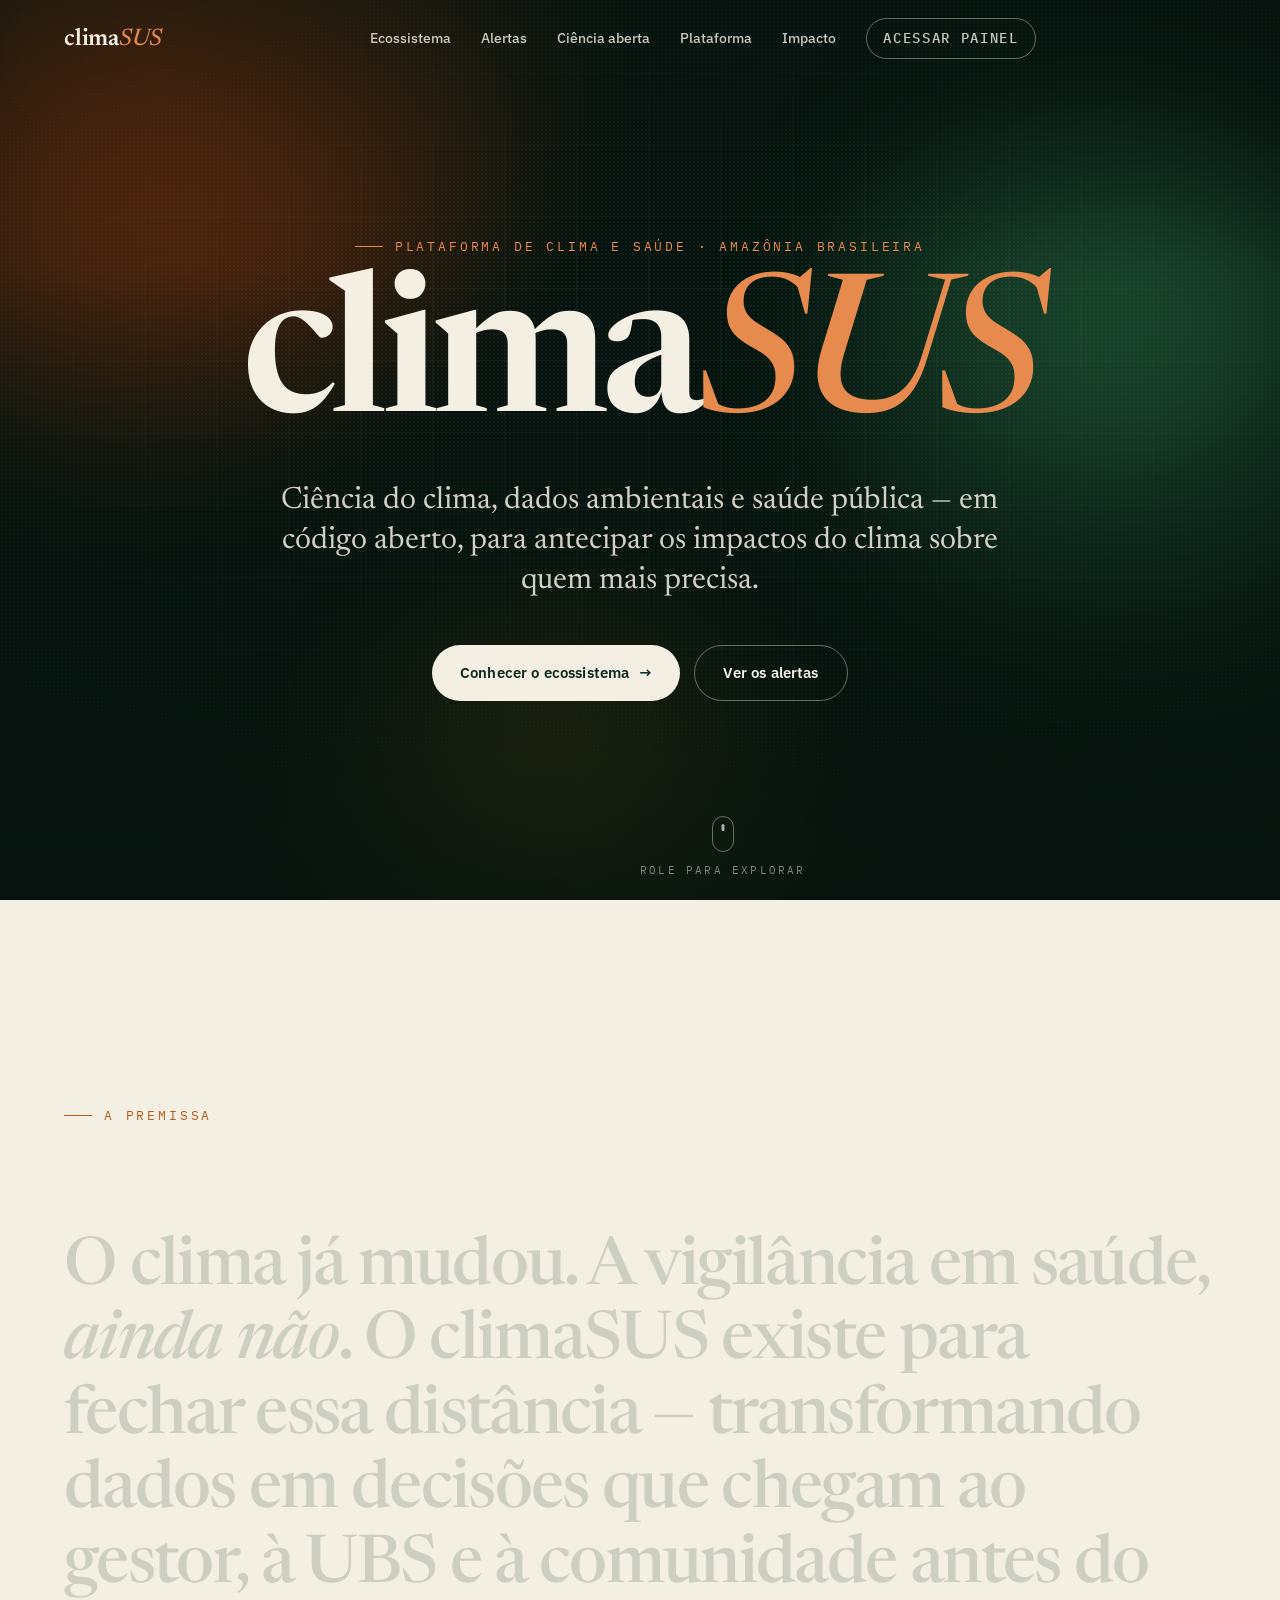
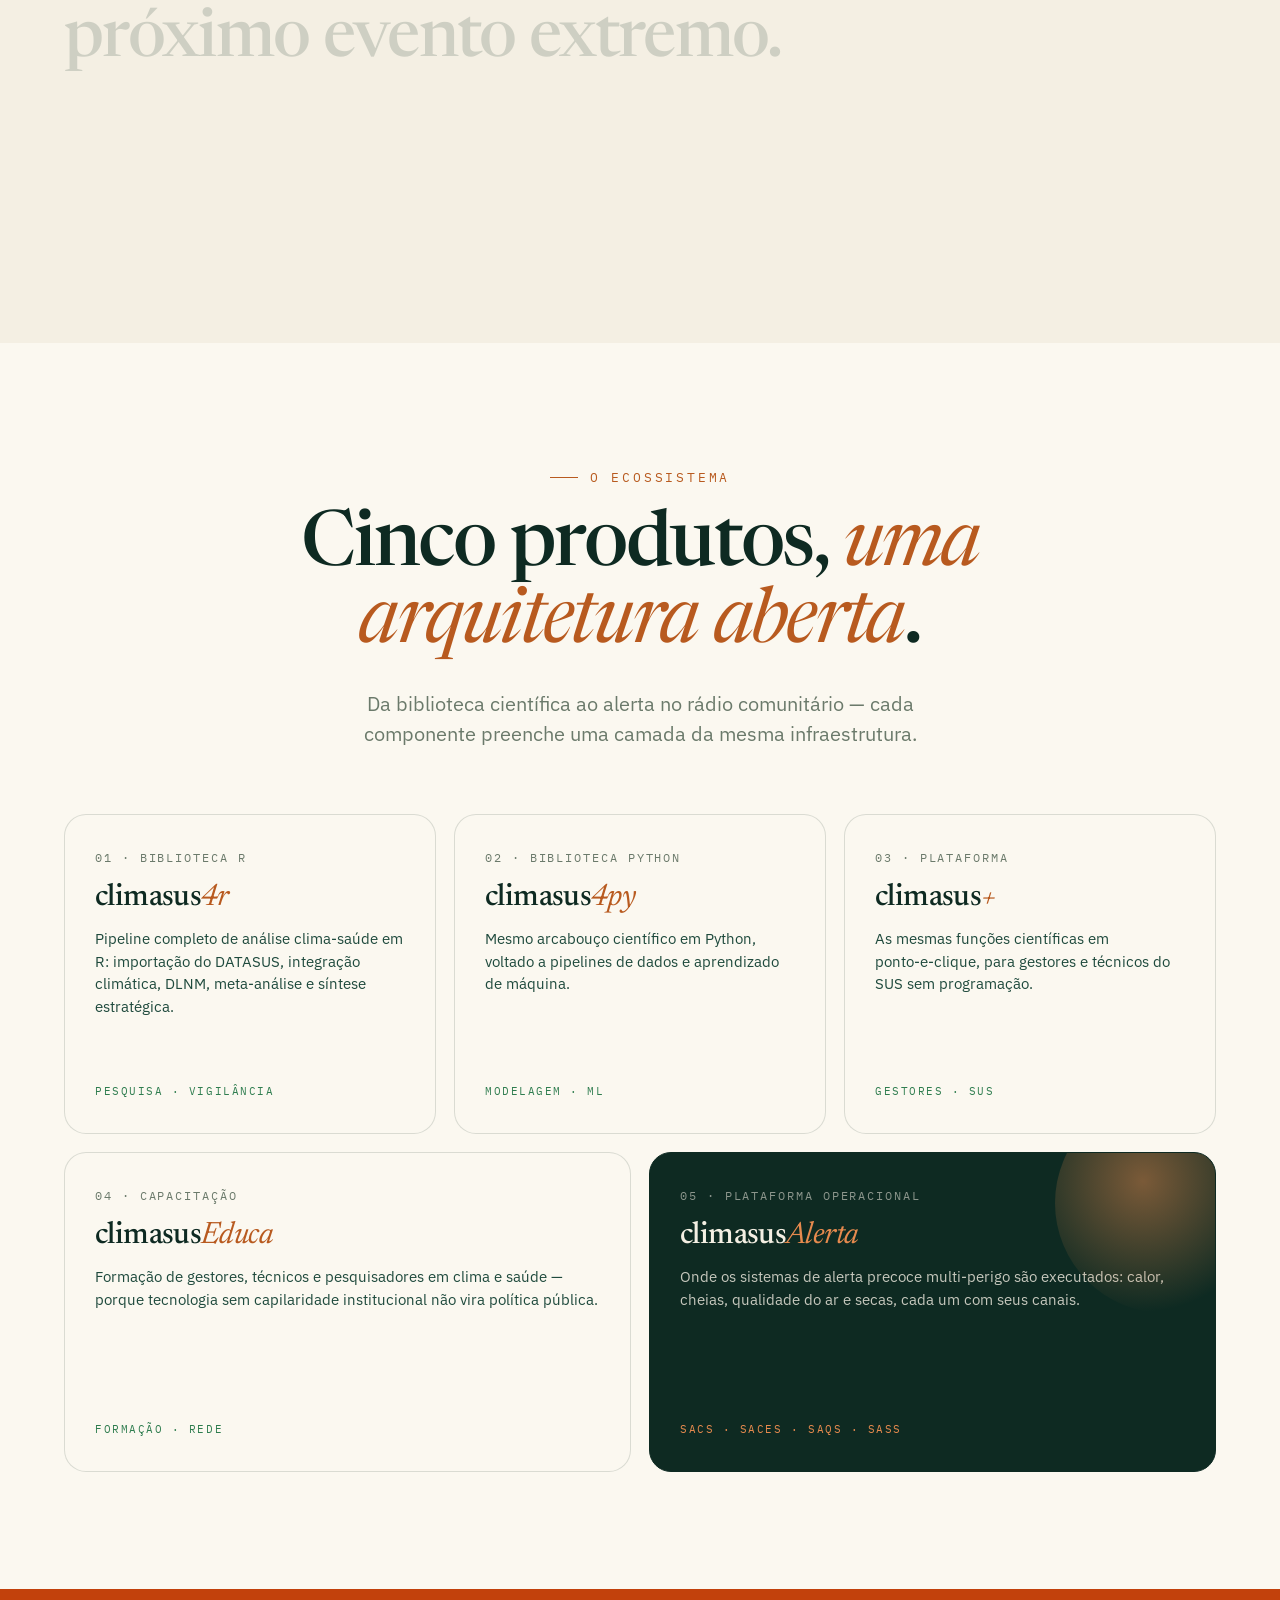
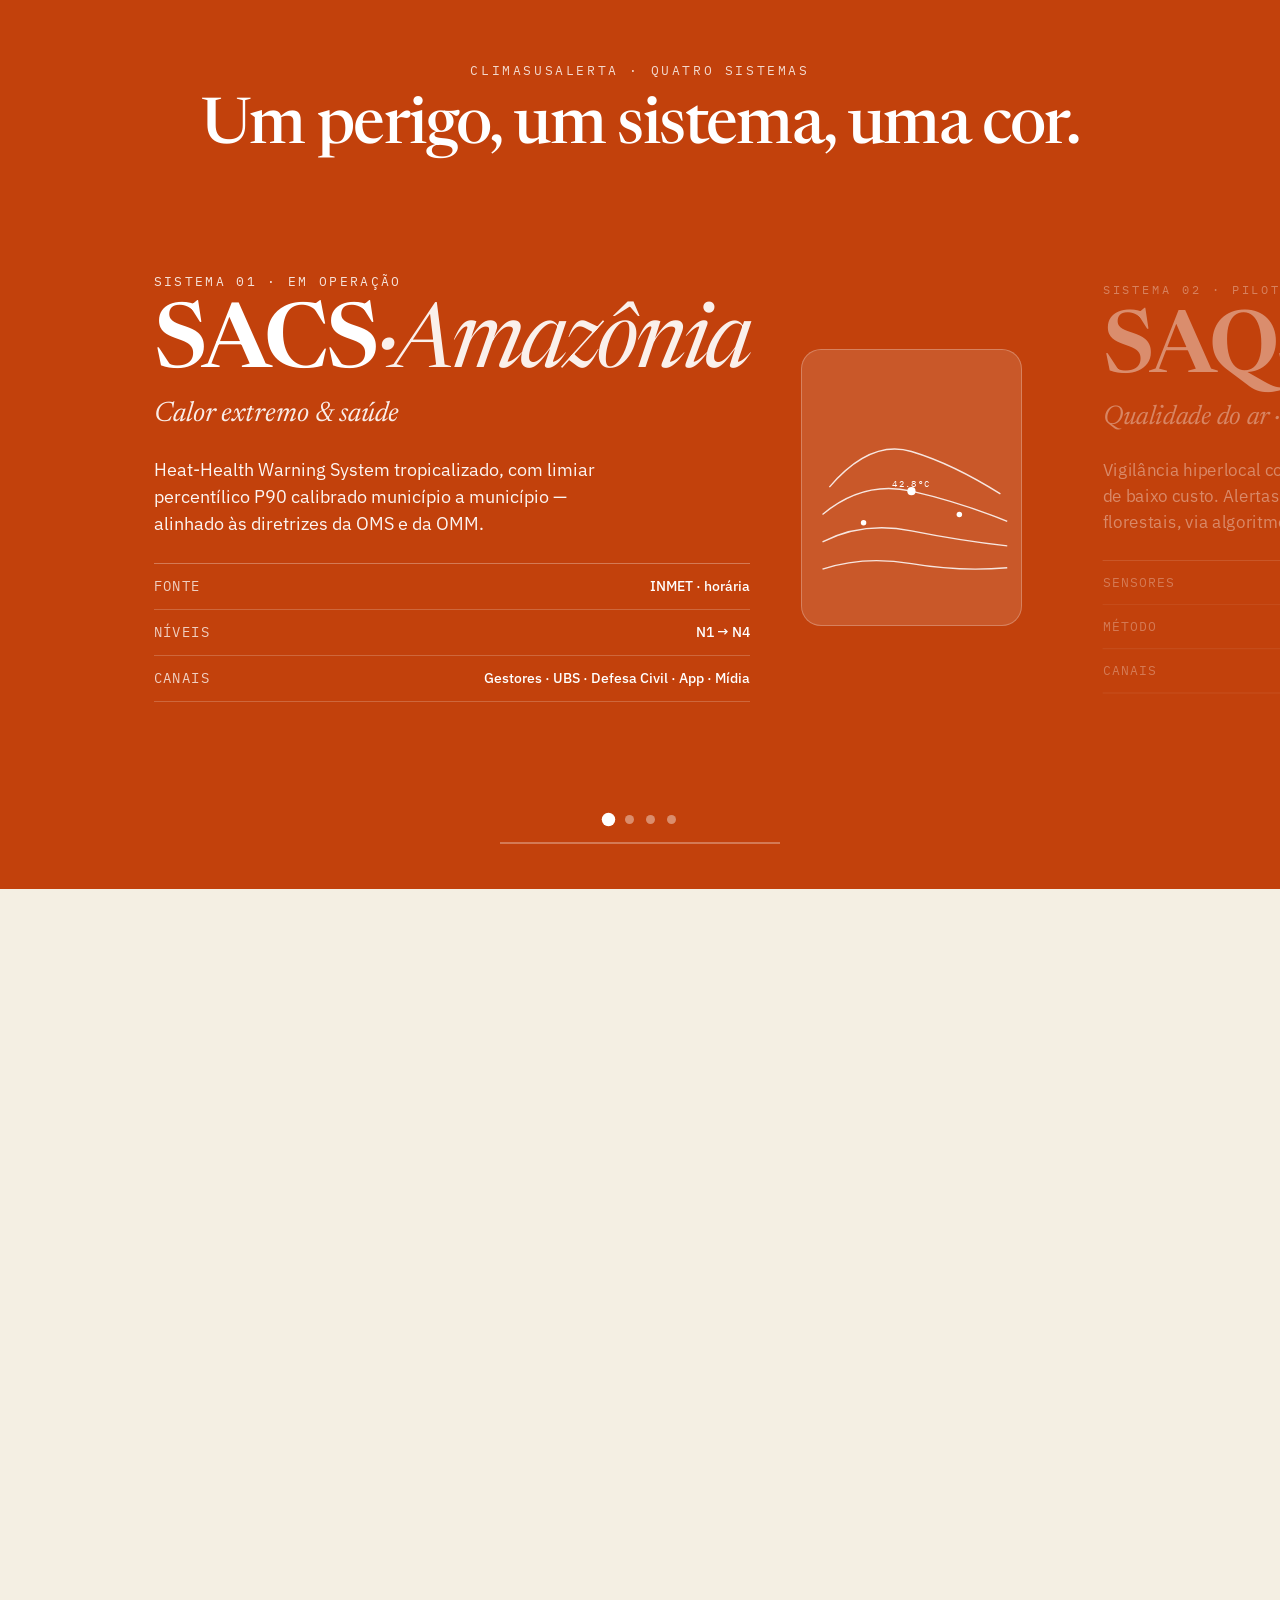
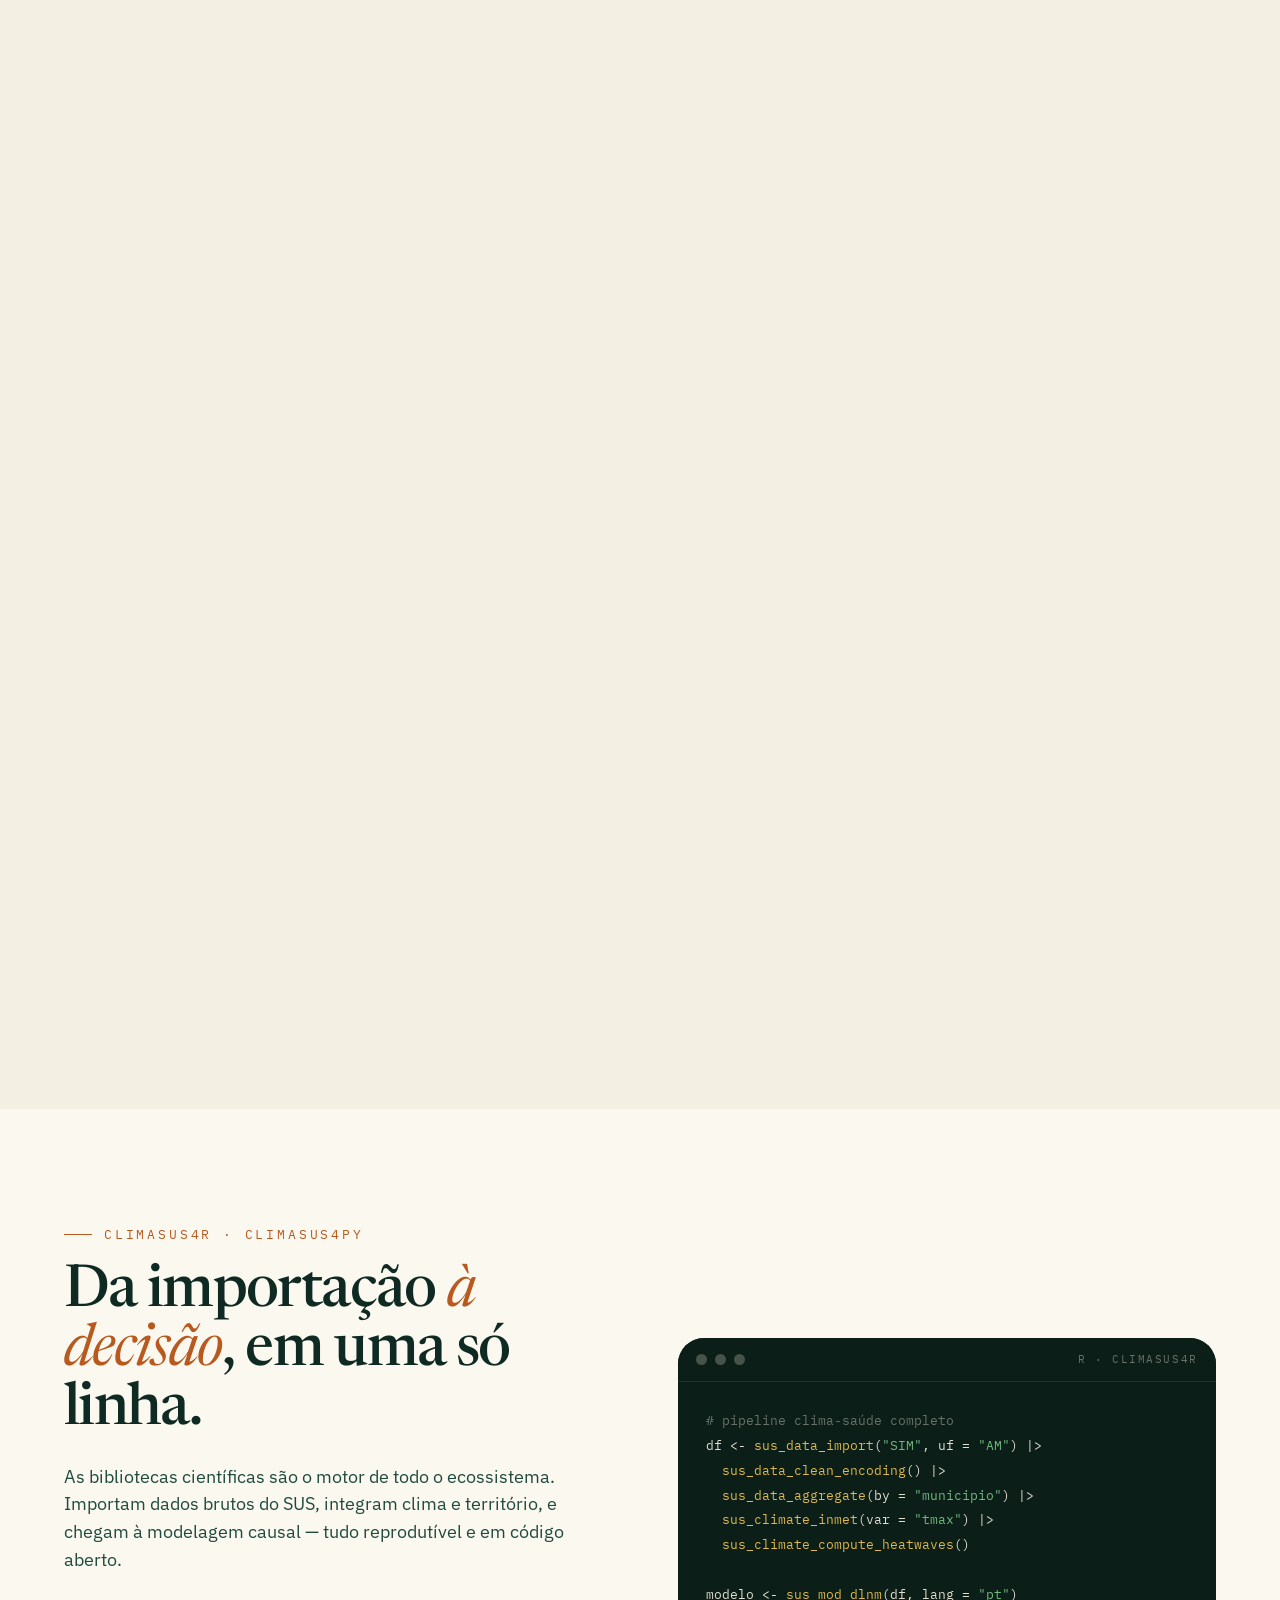
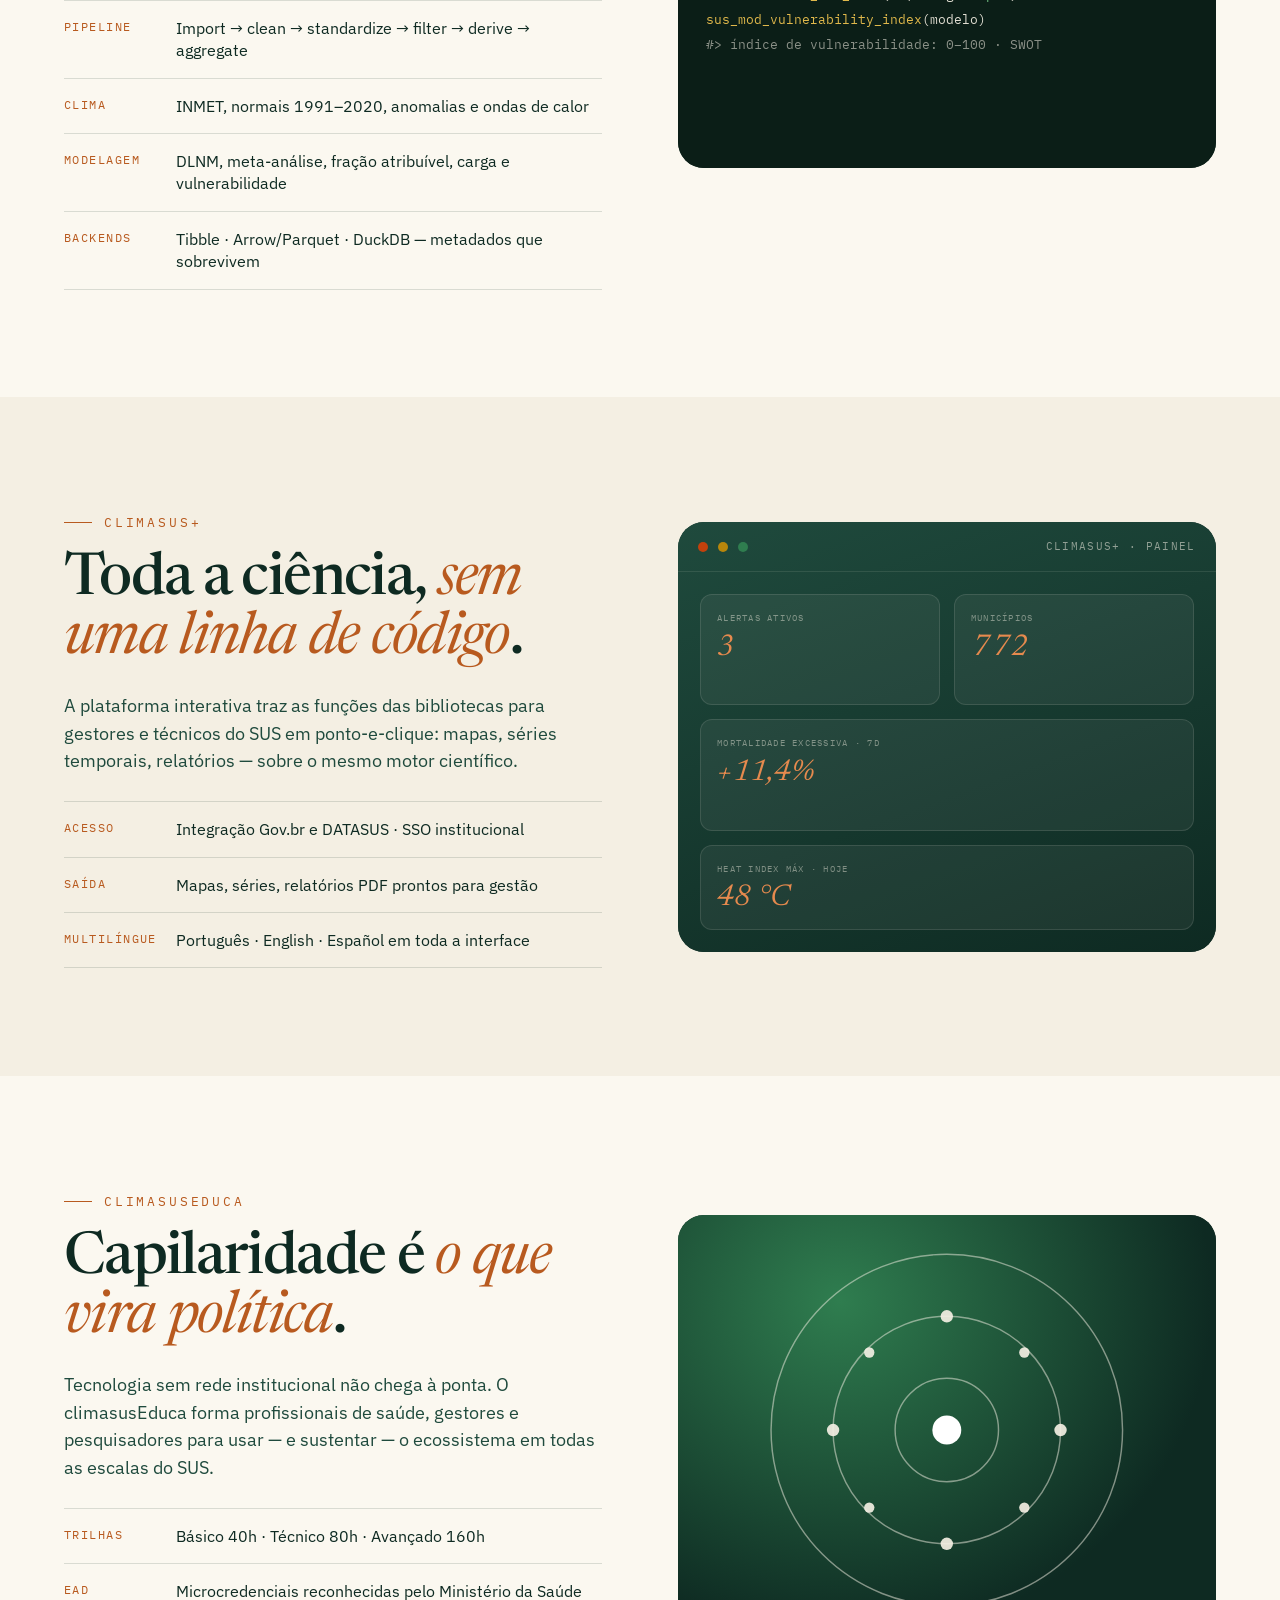
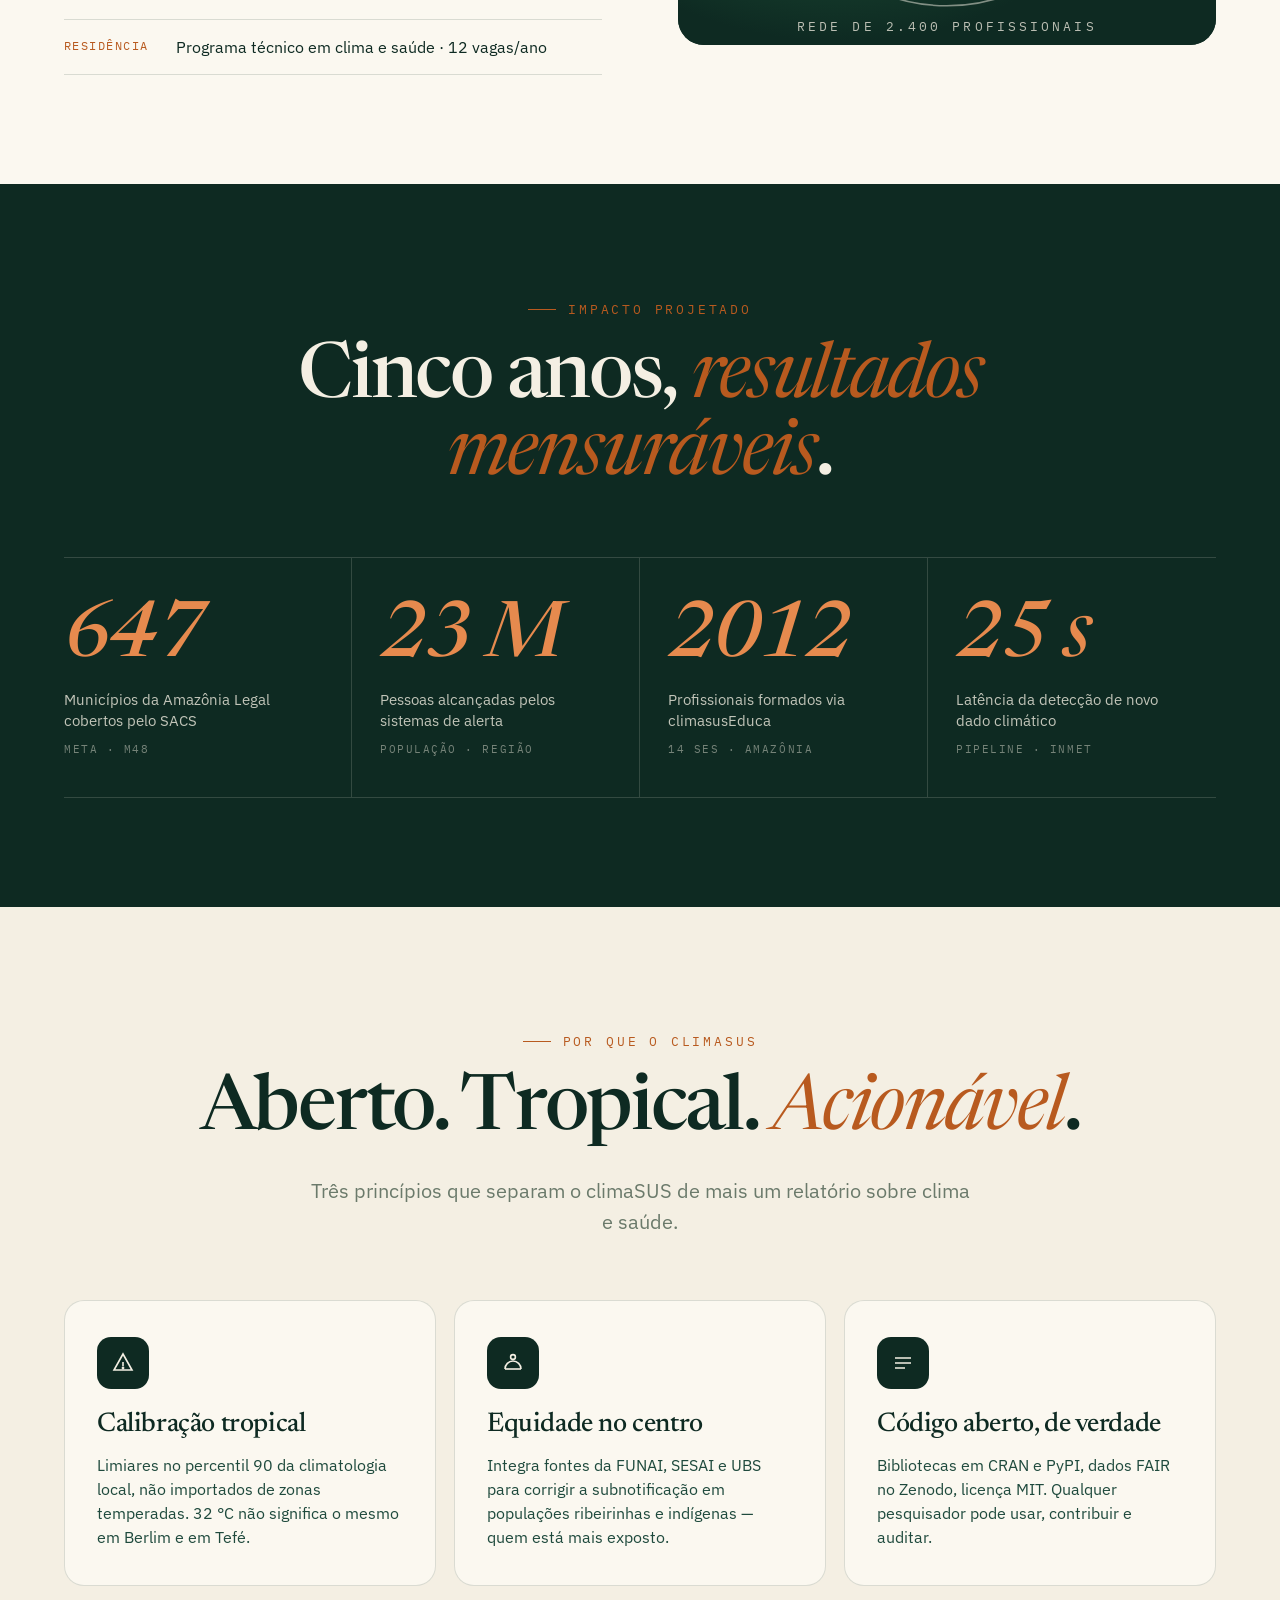
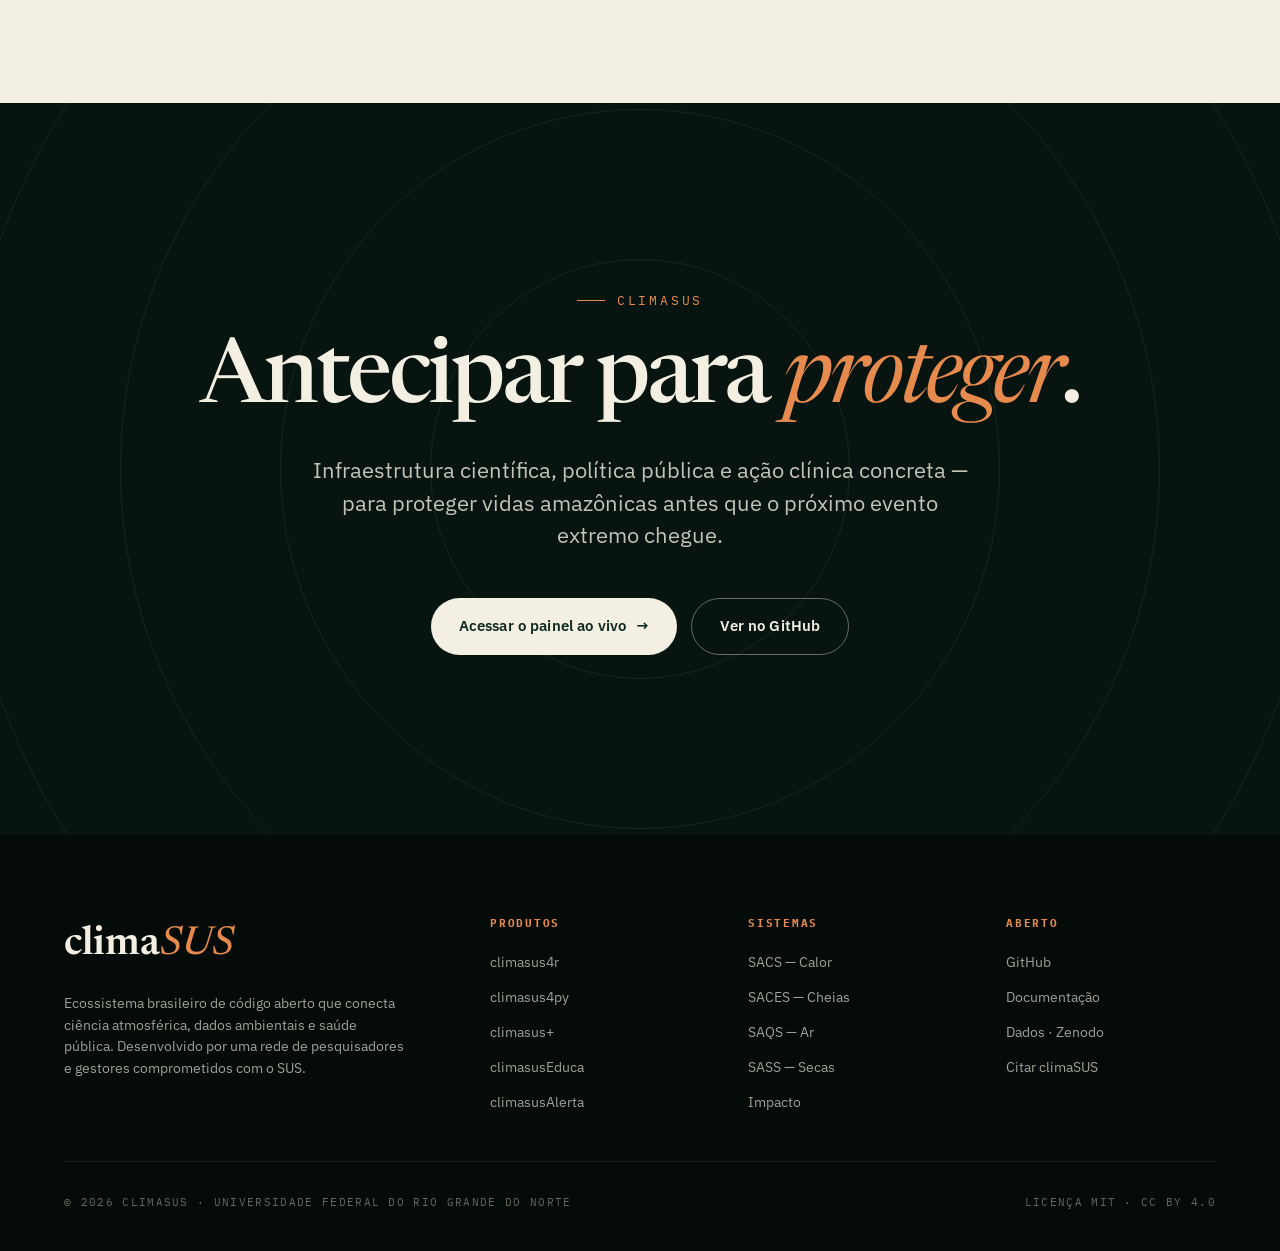
<file: climaSUS - Site.html>
<!doctype html>
<html lang="pt-BR">
<head>
<meta charset="utf-8" />
<meta name="viewport" content="width=device-width, initial-scale=1" />
<title>climaSUS — Ciência do clima e saúde pública</title>
<link rel="icon" href="favicon.png" />
<link rel="preconnect" href="https://fonts.googleapis.com">
<link rel="preconnect" href="https://fonts.gstatic.com" crossorigin>
<link href="https://fonts.googleapis.com/css2?family=Newsreader:ital,opsz,wght@0,6..72,400;0,6..72,500;0,6..72,600;1,6..72,400;1,6..72,500&family=IBM+Plex+Sans:wght@300;400;500;600;700&family=IBM+Plex+Mono:wght@400;500;600&display=swap" rel="stylesheet">
<link rel="stylesheet" href="site-app.css">
<script>document.documentElement.className += ' preload';</script>
</head>
<body>

<template id="__bundler_thumbnail" data-bg-color="#07140F">
  <svg viewBox="0 0 1200 800" xmlns="http://www.w3.org/2000/svg">
    <rect width="1200" height="800" fill="#07140F"/>
    <circle cx="380" cy="300" r="190" fill="#C2410C" opacity="0.55"/>
    <circle cx="780" cy="360" r="200" fill="#2F7D4F" opacity="0.5"/>
    <circle cx="560" cy="560" r="170" fill="#B8860B" opacity="0.45"/>
    <text x="600" y="430" text-anchor="middle" font-family="Georgia, serif" font-size="150" font-weight="600" letter-spacing="-4" fill="#F4EFE3">clima<tspan fill="#E68A4E" font-style="italic">SUS</tspan></text>
  </svg>
</template>

<div class="top-progress" data-top-progress></div>

<!-- ============ NAV ============ -->
<nav class="nav" data-nav>
  <a class="nav__brand" href="#top">clima<span class="alt">SUS</span></a>
  <div class="nav__links">
    <a href="#ecossistema">Ecossistema</a>
    <a href="#alerta">Alertas</a>
    <a href="#ciencia">Ciência aberta</a>
    <a href="#plataforma">Plataforma</a>
    <a href="#numeros">Impacto</a>
    <a href="#cta" class="nav__cta">Acessar painel</a>
  </div>
</nav>

<!-- ============ HERO ============ -->
<header class="hero" id="top" data-hero>
  <div class="hero__bg">
    <span class="blob b1" data-hero-layer data-depth="26"></span>
    <span class="blob b2" data-hero-layer data-depth="-18"></span>
    <span class="blob b3" data-hero-layer data-depth="14"></span>
    <span class="grid"></span>
    <span class="grain"></span>
  </div>
  <div class="hero__vignette"></div>

  <div class="hero__content" data-hero-content>
    <span class="eyebrow hero__eyebrow"><span class="bar"></span>Plataforma de clima e saúde · Amazônia Brasileira</span>
    <h1 class="hero__title">
      <span class="ch" style="animation-delay:.05s">c</span><span class="ch" style="animation-delay:.10s">l</span><span class="ch" style="animation-delay:.15s">i</span><span class="ch" style="animation-delay:.20s">m</span><span class="ch" style="animation-delay:.25s">a</span><span class="ch alt" style="animation-delay:.32s">S</span><span class="ch alt" style="animation-delay:.38s">U</span><span class="ch alt" style="animation-delay:.44s">S</span>
    </h1>
    <p class="hero__sub">
      Ciência do clima, dados ambientais e saúde pública — em código aberto, para antecipar os impactos do clima sobre quem mais precisa.
    </p>
    <div class="hero__cta">
      <a href="#ecossistema" class="btn btn--primary">Conhecer o ecossistema <span class="arrow">→</span></a>
      <a href="#alerta" class="btn btn--ghost">Ver os alertas</a>
    </div>
  </div>

  <div class="hero__scroll">
    <span class="mouse"></span>
    Role para explorar
  </div>
</header>

<!-- ============ STATEMENT ============ -->
<section class="statement">
  <div class="statement__inner">
    <span class="eyebrow statement__eyebrow"><span class="bar"></span>A premissa</span>
    <p class="statement__text" data-words>
      O clima já mudou. A vigilância em saúde, <span class="accent"><em>ainda não</em></span>. O climaSUS existe para fechar essa distância — transformando dados em decisões que chegam ao gestor, à UBS e à comunidade antes do próximo evento extremo.
    </p>
  </div>
</section>

<!-- ============ ECOSSISTEMA ============ -->
<section class="section section--cream" id="ecossistema">
  <div class="section-head" data-reveal>
    <span class="eyebrow"><span class="bar"></span>O ecossistema</span>
    <h2 class="section-title">Cinco produtos, <span class="it">uma arquitetura aberta</span>.</h2>
    <p class="section-lede">Da biblioteca científica ao alerta no rádio comunitário — cada componente preenche uma camada da mesma infraestrutura.</p>
  </div>

  <div class="wrap">
    <div class="eco-grid">
      <article class="eco-card lib-r" data-reveal style="--i:0">
        <div>
          <div class="eco-card__num">01 · Biblioteca R</div>
          <h3 class="eco-card__name">climasus<span class="alt">4r</span></h3>
          <p class="eco-card__desc">Pipeline completo de análise clima‑saúde em R: importação do DATASUS, integração climática, DLNM, meta‑análise e síntese estratégica.</p>
        </div>
        <div class="eco-card__tag">Pesquisa · Vigilância</div>
      </article>

      <article class="eco-card lib-py" data-reveal style="--i:1">
        <div>
          <div class="eco-card__num">02 · Biblioteca Python</div>
          <h3 class="eco-card__name">climasus<span class="alt">4py</span></h3>
          <p class="eco-card__desc">Mesmo arcabouço científico em Python, voltado a pipelines de dados e aprendizado de máquina.</p>
        </div>
        <div class="eco-card__tag">Modelagem · ML</div>
      </article>

      <article class="eco-card plus" data-reveal style="--i:2">
        <div>
          <div class="eco-card__num">03 · Plataforma</div>
          <h3 class="eco-card__name">climasus<span class="alt">+</span></h3>
          <p class="eco-card__desc">As mesmas funções científicas em ponto‑e‑clique, para gestores e técnicos do SUS sem programação.</p>
        </div>
        <div class="eco-card__tag">Gestores · SUS</div>
      </article>

      <article class="eco-card educa" data-reveal style="--i:0">
        <div>
          <div class="eco-card__num">04 · Capacitação</div>
          <h3 class="eco-card__name">climasus<span class="alt">Educa</span></h3>
          <p class="eco-card__desc">Formação de gestores, técnicos e pesquisadores em clima e saúde — porque tecnologia sem capilaridade institucional não vira política pública.</p>
        </div>
        <div class="eco-card__tag">Formação · Rede</div>
      </article>

      <article class="eco-card alerta" data-reveal style="--i:1">
        <div>
          <div class="eco-card__num">05 · Plataforma operacional</div>
          <h3 class="eco-card__name">climasus<span class="alt">Alerta</span></h3>
          <p class="eco-card__desc">Onde os sistemas de alerta precoce multi‑perigo são executados: calor, cheias, qualidade do ar e secas, cada um com seus canais.</p>
        </div>
        <div class="eco-card__tag">SACS · SACES · SAQS · SASS</div>
      </article>
    </div>
  </div>
</section>

<!-- ============ PINNED COLOR-SCRUB — 3 SISTEMAS ============ -->
<section class="scrub" id="alerta"
         data-scrub
         data-stops="#C2410C,#2F7D4F,#B8860B,#1B6B8F"
         data-ink="#ffffff,#ffffff,#ffffff,#ffffff">
  <div class="scrub__stage" data-scrub-stage>
    <div class="scrub__head">
      <div class="scrub__kicker">climasusAlerta · quatro sistemas</div>
      <h2 class="scrub__title">Um perigo, um sistema, uma cor.</h2>
    </div>

    <div class="scrub__viewport">
      <div class="scrub__track" data-scrub-track>

        <!-- SACS -->
        <article class="scrub-card active" data-scrub-card>
          <div class="scrub-card__text">
            <div class="scrub-card__code">Sistema 01 · em operação</div>
            <h3 class="scrub-card__name">SACS<span class="it">·Amazônia</span></h3>
            <p class="scrub-card__tag">Calor extremo &amp; saúde</p>
            <p class="scrub-card__desc">Heat‑Health Warning System tropicalizado, com limiar percentílico P90 calibrado município a município — alinhado às diretrizes da OMS e da OMM.</p>
            <div class="scrub-card__attrs">
              <div class="row"><span class="k">Fonte</span><span class="v">INMET · horária</span></div>
              <div class="row"><span class="k">Níveis</span><span class="v">N1 → N4</span></div>
              <div class="row"><span class="k">Canais</span><span class="v">Gestores · UBS · Defesa Civil · App · Mídia</span></div>
            </div>
          </div>
          <div class="scrub-card__visual">
            <svg viewBox="0 0 320 400" fill="none">
              <g stroke="rgba(255,255,255,0.85)" stroke-width="2" fill="none">
                <path d="M30 320 Q90 300 160 312 T300 318"/>
                <path d="M30 280 Q90 250 160 264 T300 286"/>
                <path d="M30 240 Q90 190 160 206 T300 250"/>
                <path d="M40 200 Q100 130 160 148 T290 210"/>
              </g>
              <g fill="#fff">
                <circle cx="90" cy="252" r="4"/><circle cx="160" cy="206" r="6"/><circle cx="230" cy="240" r="4"/>
              </g>
              <text x="160" y="200" text-anchor="middle" font-family="IBM Plex Mono" font-size="13" fill="#fff" letter-spacing="2">42.8°C</text>
            </svg>
          </div>
        </article>

        <!-- SAQS -->
        <article class="scrub-card" data-scrub-card>
          <div class="scrub-card__text">
            <div class="scrub-card__code">Sistema 02 · piloto</div>
            <h3 class="scrub-card__name">SAQS<span class="it">·Amazônia</span></h3>
            <p class="scrub-card__tag">Qualidade do ar · PM 2.5</p>
            <p class="scrub-card__desc">Vigilância hiperlocal com redes densas de sensores IoT de baixo custo. Alertas bairro‑a‑bairro durante incêndios florestais, via algoritmo NowCast.</p>
            <div class="scrub-card__attrs">
              <div class="row"><span class="k">Sensores</span><span class="v">240 · 12 cidades</span></div>
              <div class="row"><span class="k">Método</span><span class="v">NowCast</span></div>
              <div class="row"><span class="k">Canais</span><span class="v">Vigilância · Escolas · UBS · App · Mídia</span></div>
            </div>
          </div>
          <div class="scrub-card__visual">
            <svg viewBox="0 0 320 400" fill="none">
              <g>
                <circle cx="70" cy="120" r="6" fill="rgba(255,255,255,0.6)"/>
                <circle cx="120" cy="160" r="9" fill="rgba(255,255,255,0.8)"/>
                <circle cx="175" cy="120" r="13" fill="#fff"/>
                <circle cx="230" cy="170" r="10" fill="rgba(255,255,255,0.8)"/>
                <circle cx="90" cy="220" r="7" fill="rgba(255,255,255,0.6)"/>
                <circle cx="160" cy="250" r="11" fill="#fff"/>
                <circle cx="235" cy="245" r="7" fill="rgba(255,255,255,0.55)"/>
                <circle cx="120" cy="310" r="6" fill="rgba(255,255,255,0.5)"/>
                <circle cx="200" cy="315" r="8" fill="rgba(255,255,255,0.7)"/>
              </g>
              <text x="160" y="375" text-anchor="middle" font-family="IBM Plex Mono" font-size="12" fill="#fff" letter-spacing="2">REDE HIPERLOCAL</text>
            </svg>
          </div>
        </article>

        <!-- SASS -->
        <article class="scrub-card" data-scrub-card>
          <div class="scrub-card__text">
            <div class="scrub-card__code">Sistema 03 · em desenvolvimento</div>
            <h3 class="scrub-card__name">SASS<span class="it">·Amazônia</span></h3>
            <p class="scrub-card__tag">Secas · escala S2S</p>
            <p class="scrub-card__desc">Perigos de início lento, com previsões sub‑sazonais e sazonais — semanas a meses de antecedência. Integra segurança alimentar, doenças hídricas e saneamento.</p>
            <div class="scrub-card__attrs">
              <div class="row"><span class="k">Horizonte</span><span class="v">Semanas → meses</span></div>
              <div class="row"><span class="k">Índices</span><span class="v">SPI · SPEI · vazão</span></div>
              <div class="row"><span class="k">Canais</span><span class="v">Gestores · Comunidades · Defesa Civil · UBS · Mídia</span></div>
            </div>
          </div>
          <div class="scrub-card__visual">
            <svg viewBox="0 0 320 400" fill="none">
              <line x1="100" y1="60" x2="100" y2="340" stroke="rgba(255,255,255,0.5)" stroke-width="2"/>
              <circle cx="100" cy="90" r="7" fill="#fff"/>
              <text x="122" y="95" font-family="Newsreader" font-style="italic" font-size="20" fill="#fff">hoje</text>
              <circle cx="100" cy="180" r="6" fill="rgba(255,255,255,0.85)"/>
              <text x="122" y="185" font-family="Newsreader" font-size="18" fill="#fff">semanas</text>
              <circle cx="100" cy="280" r="9" fill="#fff"/>
              <text x="122" y="285" font-family="Newsreader" font-size="18" fill="#fff">meses</text>
              <text x="160" y="375" text-anchor="middle" font-family="IBM Plex Mono" font-size="12" fill="#fff" letter-spacing="2">HORIZONTE S2S</text>
            </svg>
          </div>
        </article>

        <!-- SACES -->
        <article class="scrub-card" data-scrub-card>
          <div class="scrub-card__text">
            <div class="scrub-card__code">Sistema 04 · em concepção</div>
            <h3 class="scrub-card__name">SACES<span class="it">·Amazônia</span></h3>
            <p class="scrub-card__tag">Cheias &amp; enchentes</p>
            <p class="scrub-card__desc">Monitoramento e alerta de cheias fluviais — cotas dos rios da bacia amazônica e previsão hidrológica para antecipar desastres e impactos à saúde: doenças de veiculação hídrica e deslocamento de populações.</p>
            <div class="scrub-card__attrs">
              <div class="row"><span class="k">Fonte</span><span class="v">ANA · CPRM · cotas fluviais</span></div>
              <div class="row"><span class="k">Horizonte</span><span class="v">Dias → semanas</span></div>
              <div class="row"><span class="k">Canais</span><span class="v">Defesa Civil · Comunidades · UBS · App · Mídia</span></div>
            </div>
          </div>
          <div class="scrub-card__visual">
            <svg viewBox="0 0 320 400" fill="none">
              <g stroke="rgba(255,255,255,0.35)" stroke-width="1.4">
                <line x1="60" y1="110" x2="260" y2="110"/>
                <line x1="60" y1="160" x2="260" y2="160"/>
                <line x1="60" y1="210" x2="260" y2="210"/>
                <line x1="60" y1="260" x2="260" y2="260"/>
              </g>
              <path d="M40 250 Q90 234 140 250 T240 250 T320 250 L320 400 L40 400 Z" fill="rgba(255,255,255,0.18)"/>
              <path d="M40 210 Q90 194 140 210 T240 210 T320 210 L320 400 L40 400 Z" fill="rgba(255,255,255,0.32)"/>
              <path d="M40 168 Q90 152 140 168 T240 168 T320 168 L320 400 L40 400 Z" fill="rgba(255,255,255,0.5)"/>
              <g stroke="#fff" stroke-width="2">
                <line x1="272" y1="96" x2="272" y2="300"/>
                <line x1="266" y1="110" x2="278" y2="110"/>
                <line x1="266" y1="160" x2="278" y2="160"/>
                <line x1="266" y1="210" x2="278" y2="210"/>
              </g>
              <text x="150" y="96" text-anchor="middle" font-family="IBM Plex Mono" font-size="13" fill="#fff" letter-spacing="2">COTA DE ALERTA</text>
              <text x="160" y="378" text-anchor="middle" font-family="IBM Plex Mono" font-size="12" fill="#fff" letter-spacing="2">NÍVEL DO RIO</text>
            </svg>
          </div>
        </article>

      </div>
    </div>

    <div class="scrub__foot">
      <div class="scrub__dots">
        <span class="scrub__dot active" data-scrub-dot></span>
        <span class="scrub__dot" data-scrub-dot></span>
        <span class="scrub__dot" data-scrub-dot></span>
        <span class="scrub__dot" data-scrub-dot></span>
      </div>
      <div class="scrub__progress"><span class="scrub__progress-fill" data-scrub-progress></span></div>
    </div>
  </div>
</section>

<!-- ============ FEATURE — climasus4r / 4py (ciência aberta) ============ -->
<section class="feature section--cream" id="ciencia">
  <div class="feature__inner">
    <div class="feature__text" data-reveal="left">
      <span class="eyebrow feature__eyebrow"><span class="bar"></span>climasus4r · climasus4py</span>
      <h2 class="feature__title">Da importação <span class="it">à decisão</span>, em uma só linha.</h2>
      <div class="feature__body">
        <p>As bibliotecas científicas são o motor de todo o ecossistema. Importam dados brutos do SUS, integram clima e território, e chegam à modelagem causal — tudo reprodutível e em código aberto.</p>
      </div>
      <ul class="feature__list">
        <li><span class="k">Pipeline</span><span>Import → clean → standardize → filter → derive → aggregate</span></li>
        <li><span class="k">Clima</span><span>INMET, normais 1991–2020, anomalias e ondas de calor</span></li>
        <li><span class="k">Modelagem</span><span>DLNM, meta‑análise, fração atribuível, carga e vulnerabilidade</span></li>
        <li><span class="k">Backends</span><span>Tibble · Arrow/Parquet · DuckDB — metadados que sobrevivem</span></li>
      </ul>
    </div>
    <div class="feature__media" data-reveal="right">
      <div class="codewin">
        <div class="codewin__bar">
          <span class="d"></span><span class="d"></span><span class="d"></span>
          <span class="t">R · climasus4r</span>
        </div>
        <div class="codewin__body">
<span class="cm"># pipeline clima‑saúde completo</span><br>
df &lt;- <span class="fn">sus_data_import</span>(<span class="st">"SIM"</span>, uf = <span class="st">"AM"</span>) |&gt;<br>
&nbsp;&nbsp;<span class="fn">sus_data_clean_encoding</span>() |&gt;<br>
&nbsp;&nbsp;<span class="fn">sus_data_aggregate</span>(by = <span class="st">"municipio"</span>) |&gt;<br>
&nbsp;&nbsp;<span class="fn">sus_climate_inmet</span>(var = <span class="st">"tmax"</span>) |&gt;<br>
&nbsp;&nbsp;<span class="fn">sus_climate_compute_heatwaves</span>()<br>
<br>
modelo &lt;- <span class="fn">sus_mod_dlnm</span>(df, lang = <span class="st">"pt"</span>)<br>
<span class="fn">sus_mod_vulnerability_index</span>(modelo)<br>
<span class="out">#&gt; índice de vulnerabilidade: 0–100 · SWOT</span>
        </div>
      </div>
    </div>
  </div>
</section>

<!-- ============ FEATURE — climasus+ (plataforma) ============ -->
<section class="feature" id="plataforma">
  <div class="feature__inner feature--reverse">
    <div class="feature__media" data-reveal="left">
      <div class="platwin">
        <div class="platwin__bar">
          <span class="dot" style="background:#C2410C"></span>
          <span class="dot" style="background:#B8860B"></span>
          <span class="dot" style="background:#2F7D4F"></span>
          <span class="platwin__chip">climasus+ · painel</span>
        </div>
        <div class="platwin__body">
          <div class="platwin__panel"><span class="lbl">Alertas ativos</span><span class="big">3</span></div>
          <div class="platwin__panel"><span class="lbl">Municípios</span><span class="big">772</span></div>
          <div class="platwin__panel wide"><span class="lbl">Mortalidade excessiva · 7d</span><span class="big">+11,4%</span></div>
          <div class="platwin__panel wide"><span class="lbl">Heat Index máx · hoje</span><span class="big">48 °C</span></div>
        </div>
      </div>
    </div>
    <div class="feature__text" data-reveal="right">
      <span class="eyebrow feature__eyebrow"><span class="bar"></span>climasus+</span>
      <h2 class="feature__title">Toda a ciência, <span class="it">sem uma linha de código</span>.</h2>
      <div class="feature__body">
        <p>A plataforma interativa traz as funções das bibliotecas para gestores e técnicos do SUS em ponto‑e‑clique: mapas, séries temporais, relatórios — sobre o mesmo motor científico.</p>
      </div>
      <ul class="feature__list">
        <li><span class="k">Acesso</span><span>Integração Gov.br e DATASUS · SSO institucional</span></li>
        <li><span class="k">Saída</span><span>Mapas, séries, relatórios PDF prontos para gestão</span></li>
        <li><span class="k">Multilíngue</span><span>Português · English · Español em toda a interface</span></li>
      </ul>
    </div>
  </div>
</section>

<!-- ============ FEATURE — climasusEduca ============ -->
<section class="feature section--cream">
  <div class="feature__inner">
    <div class="feature__text" data-reveal="left">
      <span class="eyebrow feature__eyebrow"><span class="bar"></span>climasusEduca</span>
      <h2 class="feature__title">Capilaridade é <span class="it">o que vira política</span>.</h2>
      <div class="feature__body">
        <p>Tecnologia sem rede institucional não chega à ponta. O climasusEduca forma profissionais de saúde, gestores e pesquisadores para usar — e sustentar — o ecossistema em todas as escalas do SUS.</p>
      </div>
      <ul class="feature__list">
        <li><span class="k">Trilhas</span><span>Básico 40h · Técnico 80h · Avançado 160h</span></li>
        <li><span class="k">EAD</span><span>Microcredenciais reconhecidas pelo Ministério da Saúde</span></li>
        <li><span class="k">Residência</span><span>Programa técnico em clima e saúde · 12 vagas/ano</span></li>
      </ul>
    </div>
    <div class="feature__media" data-reveal="right">
      <div class="educawin">
        <svg viewBox="0 0 520 420" width="100%" height="100%" preserveAspectRatio="xMidYMid slice">
          <g fill="none" stroke="rgba(244,239,227,0.5)" stroke-width="1.4">
            <circle cx="260" cy="210" r="50"/>
            <circle cx="260" cy="210" r="110"/>
            <circle cx="260" cy="210" r="170"/>
          </g>
          <g fill="rgba(244,239,227,0.92)">
            <circle cx="260" cy="100" r="6"/><circle cx="370" cy="210" r="6"/>
            <circle cx="260" cy="320" r="6"/><circle cx="150" cy="210" r="6"/>
            <circle cx="335" cy="135" r="5"/><circle cx="185" cy="285" r="5"/>
            <circle cx="335" cy="285" r="5"/><circle cx="185" cy="135" r="5"/>
          </g>
          <circle cx="260" cy="210" r="14" fill="#fff"/>
          <text x="260" y="404" text-anchor="middle" font-family="IBM Plex Mono" font-size="13" fill="rgba(244,239,227,0.75)" letter-spacing="3">REDE DE 2.400 PROFISSIONAIS</text>
        </svg>
      </div>
    </div>
  </div>
</section>

<!-- ============ NUMBERS ============ -->
<section class="numbers" id="numeros">
  <div class="section-head" data-reveal>
    <span class="eyebrow"><span class="bar"></span>Impacto projetado</span>
    <h2 class="section-title">Cinco anos, <span class="it">resultados mensuráveis</span>.</h2>
  </div>
  <div class="numbers__grid">
    <div class="num-cell" data-reveal style="--i:0">
      <div class="v"><span data-count="772">0</span></div>
      <div class="l">Municípios da Amazônia Legal cobertos pelo SACS</div>
      <div class="s">Meta · M48</div>
    </div>
    <div class="num-cell" data-reveal style="--i:1">
      <div class="v"><span data-count="28">0</span> M</div>
      <div class="l">Pessoas alcançadas pelos sistemas de alerta</div>
      <div class="s">População · região</div>
    </div>
    <div class="num-cell" data-reveal style="--i:2">
      <div class="v"><span data-count="2400">0</span></div>
      <div class="l">Profissionais formados via climasusEduca</div>
      <div class="s">14 SES · Amazônia</div>
    </div>
    <div class="num-cell" data-reveal style="--i:3">
      <div class="v"><span data-count="30">0</span> s</div>
      <div class="l">Latência da detecção de novo dado climático</div>
      <div class="s">Pipeline · INMET</div>
    </div>
  </div>
</section>

<!-- ============ WHY GRID ============ -->
<section class="section" id="porque">
  <div class="section-head" data-reveal>
    <span class="eyebrow"><span class="bar"></span>Por que o climaSUS</span>
    <h2 class="section-title">Aberto. Tropical. <span class="it">Acionável</span>.</h2>
    <p class="section-lede">Três princípios que separam o climaSUS de mais um relatório sobre clima e saúde.</p>
  </div>
  <div class="why-grid">
    <article class="why-card" data-reveal style="--i:0">
      <div class="icon">
        <svg width="24" height="24" viewBox="0 0 24 24" fill="none" stroke="currentColor" stroke-width="1.6"><path d="M12 3 L21 19 H3 Z"/><path d="M12 11 v4"/><circle cx="12" cy="17" r=".6" fill="currentColor"/></svg>
      </div>
      <h4>Calibração tropical</h4>
      <p>Limiares no percentil 90 da climatologia local, não importados de zonas temperadas. 32 °C não significa o mesmo em Berlim e em Tefé.</p>
    </article>
    <article class="why-card" data-reveal style="--i:1">
      <div class="icon">
        <svg width="24" height="24" viewBox="0 0 24 24" fill="none" stroke="currentColor" stroke-width="1.6"><path d="M4 18 V18 a8 8 0 0 1 16 0"/><path d="M4 18 H20"/><circle cx="12" cy="6" r="2.4"/></svg>
      </div>
      <h4>Equidade no centro</h4>
      <p>Integra fontes da FUNAI, SESAI e UBS para corrigir a subnotificação em populações ribeirinhas e indígenas — quem está mais exposto.</p>
    </article>
    <article class="why-card" data-reveal style="--i:2">
      <div class="icon">
        <svg width="24" height="24" viewBox="0 0 24 24" fill="none" stroke="currentColor" stroke-width="1.6"><path d="M4 7 h16 M4 12 h16 M4 17 h10"/></svg>
      </div>
      <h4>Código aberto, de verdade</h4>
      <p>Bibliotecas em CRAN e PyPI, dados FAIR no Zenodo, licença MIT. Qualquer pesquisador pode usar, contribuir e auditar.</p>
    </article>
  </div>
</section>

<!-- ============ FINALE / CTA ============ -->
<section class="finale" id="cta">
  <div class="finale__bg">
    <span class="ring" style="width:420px;height:420px"></span>
    <span class="ring" style="width:720px;height:720px"></span>
    <span class="ring" style="width:1040px;height:1040px"></span>
    <span class="ring" style="width:1360px;height:1360px"></span>
  </div>
  <div class="finale__inner" data-reveal="scale">
    <span class="eyebrow finale__eyebrow"><span class="bar"></span>climaSUS</span>
    <h2 class="finale__title">Antecipar para <span class="it">proteger</span>.</h2>
    <p class="finale__sub">Infraestrutura científica, política pública e ação clínica concreta — para proteger vidas amazônicas antes que o próximo evento extremo chegue.</p>
    <div class="finale__cta">
      <a href="#" class="btn btn--primary">Acessar o painel ao vivo <span class="arrow">→</span></a>
      <a href="#" class="btn btn--ghost">Ver no GitHub</a>
    </div>
  </div>
</section>

<!-- ============ FOOTER ============ -->
<footer class="footer">
  <div class="footer__top">
    <div class="footer__brand">
      <div class="bw">clima<span class="alt">SUS</span></div>
      <p>Ecossistema brasileiro de código aberto que conecta ciência atmosférica, dados ambientais e saúde pública. Desenvolvido por uma rede de pesquisadores e gestores comprometidos com o SUS.</p>
    </div>
    <div class="footer__col">
      <h5>Produtos</h5>
      <ul>
        <li><a href="#ciencia">climasus4r</a></li>
        <li><a href="#ciencia">climasus4py</a></li>
        <li><a href="#plataforma">climasus+</a></li>
        <li><a href="#">climasusEduca</a></li>
        <li><a href="#alerta">climasusAlerta</a></li>
      </ul>
    </div>
    <div class="footer__col">
      <h5>Sistemas</h5>
      <ul>
        <li><a href="#alerta">SACS — Calor</a></li>
        <li><a href="#alerta">SACES — Cheias</a></li>
        <li><a href="#alerta">SAQS — Ar</a></li>
        <li><a href="#alerta">SASS — Secas</a></li>
        <li><a href="#numeros">Impacto</a></li>
      </ul>
    </div>
    <div class="footer__col">
      <h5>Aberto</h5>
      <ul>
        <li><a href="#">GitHub</a></li>
        <li><a href="#">Documentação</a></li>
        <li><a href="#">Dados · Zenodo</a></li>
        <li><a href="#">Citar climaSUS</a></li>
      </ul>
    </div>
  </div>
  <div class="footer__bottom">
    <span>© 2026 climaSUS · Universidade Federal do Rio Grande do Norte</span>
    <span>Licença MIT · CC BY 4.0</span>
  </div>
</footer>

<script src="site-app.js"></script>
</body>
</html>
</file>
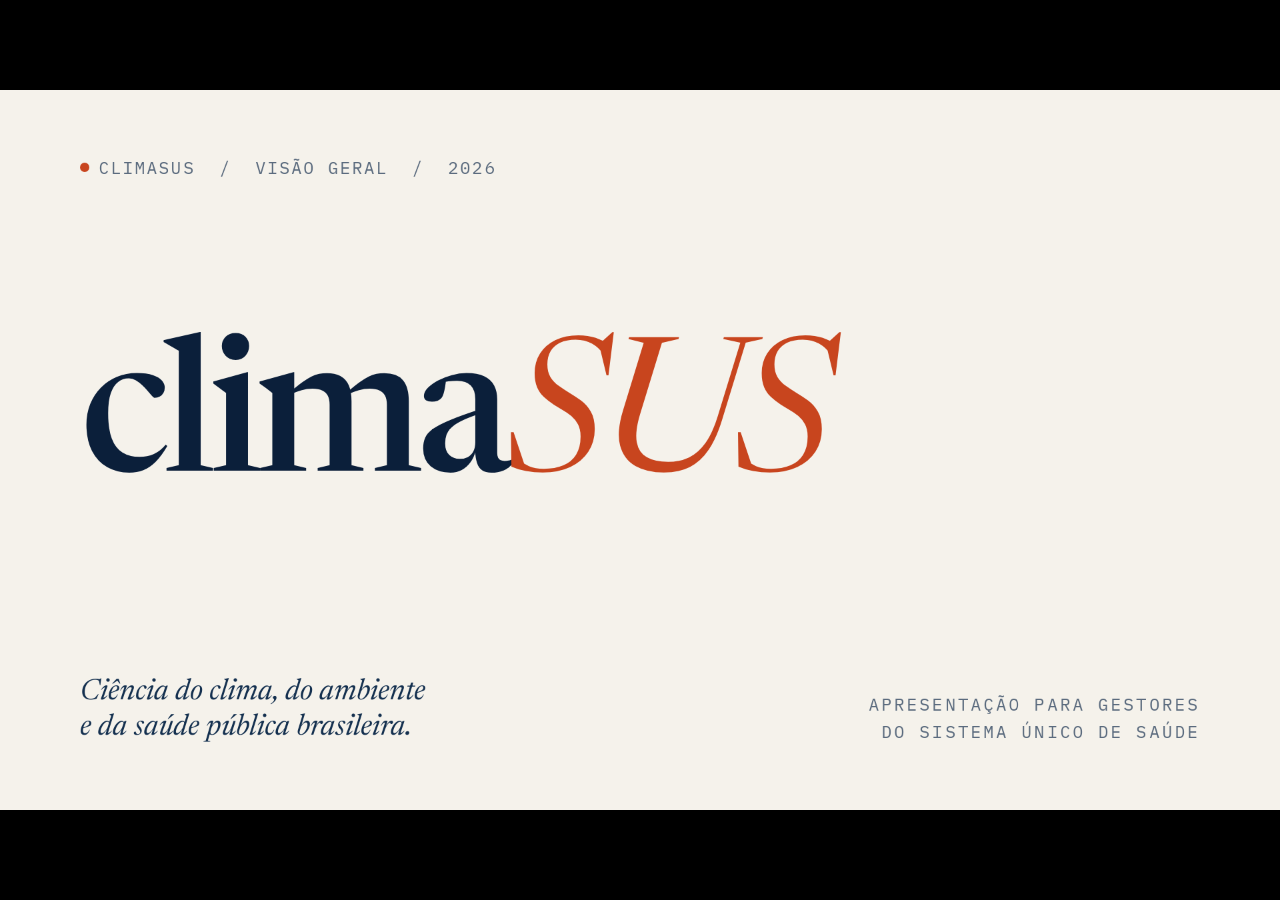
<file: climaSUS Overview v1.html>
<!doctype html>
<html lang="pt-BR">
<head>
<meta charset="utf-8" />
<title>climaSUS — Visão geral</title>
<link rel="preconnect" href="https://fonts.googleapis.com">
<link rel="preconnect" href="https://fonts.gstatic.com" crossorigin>
<link href="https://fonts.googleapis.com/css2?family=Newsreader:ital,opsz,wght@0,6..72,400;0,6..72,500;0,6..72,600;1,6..72,400&family=IBM+Plex+Sans:wght@300;400;500;600;700&family=IBM+Plex+Mono:wght@400;500&display=swap" rel="stylesheet">
<script type="application/json" id="speaker-notes">
[
  "Bom dia. O climaSUS é um ecossistema brasileiro de código aberto que conecta ciência atmosférica, dados ambientais e saúde pública. Ele nasce para responder a uma pergunta concreta dos gestores do SUS: como antecipar, em escala municipal, os impactos do clima sobre a saúde da população, especialmente nos territórios mais vulneráveis. Nos próximos cinco minutos, eu vou apresentar a arquitetura do sistema e os três alertas que estão em operação na Amazônia.",
  "O climaSUS tem quatro componentes que se sustentam mutuamente. As bibliotecas climasus4r e climasus4py são a infraestrutura científica — código aberto que permite a qualquer pesquisador, vigilância epidemiológica ou secretaria de saúde integrar e modelar dados de clima, ambiente e saúde com reprodutibilidade. O climasusEduca é a camada de capacitação, porque tecnologia sem capilaridade institucional não vira política pública. E o climasusAlerta, foco da nossa conversa hoje, é a plataforma operacional de alertas.",
  "O climasusAlerta opera na interseção entre ciência atmosférica de alta resolução e governança pública. Ele não é um sistema único — é uma plataforma desenhada para suportar múltiplos sistemas de alerta especializados, cada um voltado a um perigo climático distinto. A premissa é que riscos diferentes exigem ciência, sensores e cadeias de resposta diferentes — mas todos compartilham a mesma arquitetura de governança.",
  "Toda a arquitetura se ancora nos quatro pilares do MHEWS, o framework multi-perigo da Organização Meteorológica Mundial. Conhecimento do risco — entender quem está exposto e por quê. Monitoramento e previsão — a ciência que detecta e antecipa o perigo. Disseminação de alertas — chegar a quem precisa, no tempo certo, na linguagem certa. E capacidade de resposta institucional e comunitária — porque um alerta sem resposta é apenas um aviso. Cada um dos três sistemas que vou apresentar a seguir cumpre esses quatro pilares.",
  "O primeiro sistema é o SACS — Sistema de Monitoramento e Alerta de Calor da Amazônia. Seu fundamento é a biometeorologia. Em vez de usar apenas a temperatura do ar, o SACS calcula a Temperatura Percebida, que processa o balanço térmico do corpo humano considerando umidade, vento e radiação. Isso é decisivo na Amazônia, onde a umidade altíssima cria um risco térmico que o termômetro comum não enxerga. O SACS torna visível um risco de saúde que hoje é, literalmente, invisível para a vigilância.",
  "O segundo sistema é o SAQS — qualidade do ar. A inovação aqui é a densidade. Em vez de depender de poucas estações de referência caras, o SAQS usa redes densas de sensores IoT de baixo custo para fazer monitoramento hiperlocal de material particulado fino, o PM 2.5, e gases tóxicos. Durante incêndios florestais, isso muda tudo: o algoritmo NowCast permite emitir alertas imediatos, bairro a bairro, em vez de uma média municipal que esconde os picos. É vigilância em tempo real onde antes não havia dado.",
  "O terceiro sistema é o SASS — secas. Aqui o desafio é oposto: a seca é um perigo de início lento, que se desenvolve por meses. O SASS monitora secas protraídas e integra previsões em escala sazonal e sub-sazonal — o que chamamos de S2S — para antecipar impactos sobre saúde, segurança alimentar e sistemas produtivos. É um alerta de horizonte longo, que dá ao gestor tempo de planejar resposta antes do dano se consolidar. Os três sistemas, juntos, formam uma cobertura completa: do calor agudo ao ar contaminado, da hora seguinte à estação seguinte. Obrigado."
]
</script>
<style>
  :root {
    --ink: #0B1F3A;          /* deep navy */
    --ink-2: #14304F;
    --paper: #F5F2EB;        /* warm off-white */
    --paper-2: #ECE6D8;
    --rule: #1A3553;
    --muted: #5B6B7E;
    --accent: #C8451E;       /* terracotta — institutional but warm */
    --accent-2: #1F6B5E;     /* SUS-adjacent teal-green */
    --gold: #B8923A;

    --type-title: 92px;
    --type-section: 132px;
    --type-h1: 72px;
    --type-h2: 56px;
    --type-body: 32px;
    --type-small: 26px;
    --type-eyebrow: 26px;
    --type-mega: 220px;

    --pad-top: 96px;
    --pad-bottom: 96px;
    --pad-x: 120px;
    --gap-title: 56px;
    --gap-item: 28px;
  }

  html, body { margin: 0; padding: 0; background: #0a0a0a; }
  body { font-family: "IBM Plex Sans", system-ui, sans-serif; color: var(--ink); }

  deck-stage section {
    background: var(--paper);
    color: var(--ink);
    overflow: hidden;
    position: relative;
  }

  /* Shared chrome */
  .chrome-tl, .chrome-br {
    position: absolute;
    font-family: "IBM Plex Mono", monospace;
    font-size: 24px;
    color: var(--muted);
    letter-spacing: 0.08em;
    text-transform: uppercase;
  }
  .chrome-tl { top: 56px; left: var(--pad-x); }
  .chrome-br { bottom: 56px; right: var(--pad-x); }

  .wordmark {
    font-family: "Newsreader", serif;
    font-weight: 500;
    letter-spacing: -0.01em;
    color: var(--ink);
  }
  .wordmark .alt { font-style: italic; color: var(--accent); font-weight: 400; }

  .eyebrow {
    font-family: "IBM Plex Mono", monospace;
    font-size: var(--type-eyebrow);
    text-transform: uppercase;
    letter-spacing: 0.16em;
    color: var(--muted);
  }

  .rule {
    height: 1px;
    background: var(--ink);
    opacity: 0.18;
    width: 100%;
  }

  .h-title {
    font-family: "Newsreader", serif;
    font-weight: 500;
    font-size: var(--type-h1);
    line-height: 1.02;
    letter-spacing: -0.02em;
    margin: 0;
    color: var(--ink);
  }
  .h-title .it { font-style: italic; font-weight: 400; color: var(--accent); }

  .body { font-size: var(--type-body); line-height: 1.4; color: var(--ink-2); margin: 0; }
  .small { font-size: var(--type-small); line-height: 1.4; color: var(--muted); margin: 0; }

  /* ============ SLIDE 1 — CAPA ============ */
  .s-cover {
    padding: var(--pad-top) var(--pad-x) var(--pad-bottom);
    display: flex;
    flex-direction: column;
    justify-content: space-between;
  }
  .s-cover .cover-wordmark {
    font-size: 280px;
    line-height: 0.92;
    letter-spacing: -0.04em;
  }
  .s-cover .cover-meta {
    display: flex;
    justify-content: space-between;
    align-items: flex-end;
    gap: 80px;
  }
  .s-cover .cover-tagline {
    font-family: "Newsreader", serif;
    font-style: italic;
    font-size: 44px;
    line-height: 1.2;
    color: var(--ink-2);
    max-width: 900px;
    font-weight: 400;
  }
  .s-cover .cover-org {
    text-align: right;
    font-family: "IBM Plex Mono", monospace;
    font-size: 22px;
    color: var(--muted);
    letter-spacing: 0.12em;
    text-transform: uppercase;
    line-height: 1.6;
  }

  /* ============ SLIDE 2 — ECOSSISTEMA ============ */
  .s-eco {
    padding: var(--pad-top) var(--pad-x) var(--pad-bottom);
    display: flex;
    flex-direction: column;
    gap: 60px;
  }
  .s-eco .head { display: flex; justify-content: space-between; align-items: baseline; }
  .s-eco .grid {
    display: grid;
    grid-template-columns: repeat(4, 1fr);
    gap: 28px;
    flex: 1;
  }
  .eco-card {
    border: 1px solid rgba(11,31,58,0.18);
    background: rgba(255,255,255,0.5);
    padding: 44px 36px;
    display: flex;
    flex-direction: column;
    justify-content: space-between;
    min-height: 540px;
  }
  .eco-card .num {
    font-family: "IBM Plex Mono", monospace;
    font-size: 24px;
    color: var(--muted);
    letter-spacing: 0.12em;
  }
  .eco-card h3 {
    font-family: "Newsreader", serif;
    font-weight: 500;
    font-size: 44px;
    line-height: 1.05;
    margin: 0 0 18px;
    letter-spacing: -0.015em;
  }
  .eco-card h3 .it { font-style: italic; color: var(--accent); font-weight: 400; }
  .eco-card .desc { font-size: 24px; line-height: 1.4; color: var(--ink-2); }
  .eco-card .tag {
    font-family: "IBM Plex Mono", monospace;
    font-size: 24px;
    text-transform: uppercase;
    letter-spacing: 0.14em;
    color: var(--accent-2);
    border-top: 1px solid rgba(11,31,58,0.18);
    padding-top: 18px;
  }
  .eco-card.featured {
    background: var(--ink);
    color: var(--paper);
    border-color: var(--ink);
  }
  .eco-card.featured .num { color: rgba(245,242,235,0.6); }
  .eco-card.featured h3 { color: var(--paper); }
  .eco-card.featured h3 .it { color: #E6A87A; }
  .eco-card.featured .desc { color: rgba(245,242,235,0.8); }
  .eco-card.featured .tag { color: #E6A87A; border-color: rgba(245,242,235,0.2); }

  /* ============ SLIDE 3 — ALERTA DEFINIÇÃO ============ */
  .s-alerta {
    padding: var(--pad-top) var(--pad-x) var(--pad-bottom);
    display: grid;
    grid-template-columns: 1fr 1fr;
    gap: 100px;
    align-items: center;
  }
  .s-alerta .left { display: flex; flex-direction: column; gap: 40px; }
  .s-alerta .quote {
    font-family: "Newsreader", serif;
    font-weight: 400;
    font-size: 60px;
    line-height: 1.15;
    letter-spacing: -0.015em;
    color: var(--ink);
  }
  .s-alerta .quote .em { font-style: italic; color: var(--accent); }
  .s-alerta .right { display: flex; align-items: center; justify-content: center; }

  /* ============ SLIDE 4 — 4 PILARES ============ */
  .s-pilares {
    padding: var(--pad-top) var(--pad-x) var(--pad-bottom);
    display: flex;
    flex-direction: column;
    gap: 60px;
  }
  .s-pilares .head { display: flex; justify-content: space-between; align-items: baseline; }
  .s-pilares .grid {
    display: grid;
    grid-template-columns: repeat(4, 1fr);
    gap: 0;
    flex: 1;
    border-top: 1px solid var(--ink);
    border-bottom: 1px solid var(--ink);
  }
  .pilar {
    padding: 44px 36px 44px 0;
    display: flex;
    flex-direction: column;
    gap: 24px;
    border-right: 1px solid rgba(11,31,58,0.18);
  }
  .pilar:last-child { border-right: none; }
  .pilar:not(:first-child) { padding-left: 36px; }
  .pilar .num {
    font-family: "Newsreader", serif;
    font-weight: 400;
    font-style: italic;
    font-size: 96px;
    line-height: 1;
    color: var(--accent);
  }
  .pilar h4 {
    font-family: "Newsreader", serif;
    font-weight: 500;
    font-size: 38px;
    line-height: 1.1;
    margin: 0;
    letter-spacing: -0.01em;
  }
  .pilar p {
    font-size: 24px;
    line-height: 1.4;
    color: var(--ink-2);
    margin: 0;
  }

  /* ============ SLIDES 5-7 — SISTEMAS ============ */
  .s-sistema {
    padding: var(--pad-top) var(--pad-x) var(--pad-bottom);
    display: grid;
    grid-template-columns: 1.05fr 1fr;
    gap: 100px;
    align-items: stretch;
  }
  .sistema-left {
    display: flex;
    flex-direction: column;
    gap: 40px;
    justify-content: space-between;
  }
  .sistema-code {
    font-family: "IBM Plex Mono", monospace;
    font-size: 24px;
    color: var(--accent);
    letter-spacing: 0.16em;
    text-transform: uppercase;
  }
  .sistema-name {
    font-family: "Newsreader", serif;
    font-weight: 500;
    font-size: 84px;
    line-height: 1;
    letter-spacing: -0.02em;
    margin: 0;
  }
  .sistema-name .it { font-style: italic; color: var(--accent); font-weight: 400; }
  .sistema-sub {
    font-family: "IBM Plex Mono", monospace;
    font-size: 22px;
    text-transform: uppercase;
    letter-spacing: 0.14em;
    color: var(--muted);
  }
  .sistema-lede {
    font-family: "Newsreader", serif;
    font-weight: 400;
    font-size: 38px;
    line-height: 1.3;
    color: var(--ink);
    letter-spacing: -0.005em;
  }
  .sistema-lede .em { font-style: italic; color: var(--accent); }

  .sistema-attrs {
    display: flex;
    flex-direction: column;
    gap: 0;
    border-top: 1px solid rgba(11,31,58,0.2);
  }
  .attr-row {
    display: grid;
    grid-template-columns: 200px 1fr;
    gap: 32px;
    padding: 22px 0;
    border-bottom: 1px solid rgba(11,31,58,0.12);
  }
  .attr-key {
    font-family: "IBM Plex Mono", monospace;
    font-size: 24px;
    text-transform: uppercase;
    letter-spacing: 0.12em;
    color: var(--muted);
    padding-top: 4px;
  }
  .attr-val {
    font-size: 26px;
    line-height: 1.35;
    color: var(--ink);
  }

  .sistema-right {
    background: var(--paper-2);
    border: 1px solid rgba(11,31,58,0.12);
    display: flex;
    align-items: center;
    justify-content: center;
    padding: 48px;
    position: relative;
  }
  .sistema-right.dark {
    background: var(--ink);
    border-color: var(--ink);
    color: var(--paper);
  }
  .sistema-right .caption {
    position: absolute;
    bottom: 28px;
    left: 32px;
    right: 32px;
    font-family: "IBM Plex Mono", monospace;
    font-size: 24px;
    color: var(--muted);
    letter-spacing: 0.1em;
    text-transform: uppercase;
  }
  .sistema-right.dark .caption { color: rgba(245,242,235,0.55); }

  .sistema-bignum {
    font-family: "Newsreader", serif;
    font-weight: 400;
    font-style: italic;
    font-size: 320px;
    line-height: 0.9;
    color: var(--accent);
    letter-spacing: -0.04em;
  }

  /* SVG diagram common */
  svg .ink { stroke: #0B1F3A; }
  svg .ink-fill { fill: #0B1F3A; }
  svg .accent { stroke: #C8451E; }
  svg .accent-fill { fill: #C8451E; }
  svg .accent2 { stroke: #1F6B5E; }
  svg .accent2-fill { fill: #1F6B5E; }
  svg text { font-family: "IBM Plex Mono", monospace; fill: #0B1F3A; }

  /* validators */
  [data-om-validate-min-font="24"] { /* sentinel */ }
</style>
</head>
<body>

<deck-stage width="1920" height="1080">

  <!-- =========================================================
       SLIDE 1 — CAPA
       ========================================================= -->
  <section data-label="01 Capa" class="s-cover">
    <div>
      <div class="chrome-tl" style="position:static; padding:0; font-size:26px;">
        <span style="display:inline-flex; align-items:center; gap:14px;">
          <span style="display:inline-block; width:14px; height:14px; background:var(--accent); border-radius:50%;"></span>
          <span>CLIMASUS &nbsp;/&nbsp; VISÃO GERAL &nbsp;/&nbsp; 2026</span>
        </span>
      </div>
    </div>

    <div class="wordmark cover-wordmark">
      clima<span class="alt">SUS</span>
    </div>

    <div class="cover-meta">
      <div class="cover-tagline">
        Ciência do clima, do ambiente <br/>
        e da saúde pública brasileira.
      </div>
      <div class="cover-org" style="font-size:26px;">
        Apresentação para gestores<br/>
        do Sistema Único de Saúde
      </div>
    </div>
  </section>

  <!-- =========================================================
       SLIDE 2 — ECOSSISTEMA
       ========================================================= -->
  <section data-label="02 Ecossistema" class="s-eco">
    <div class="head">
      <div>
        <div class="eyebrow" style="margin-bottom: 18px;">§ 01 &nbsp;·&nbsp; Ecossistema</div>
        <h2 class="h-title">Quatro componentes, <br/>uma arquitetura aberta.</h2>
      </div>
      <div class="small" style="max-width: 460px; text-align: right;">
        Tudo é código aberto e reprodutível,<br/>desenhado para integração com<br/>a vigilância em saúde no SUS.
      </div>
    </div>

    <div class="grid">
      <div class="eco-card">
        <div>
          <div class="num">01 &nbsp;·&nbsp; BIBLIOTECA R</div>
          <h3 style="margin-top: 28px;">climasus<span class="it">4r</span></h3>
          <div class="desc">Integração, análise e modelagem de dados de clima, ambiente e saúde em R.</div>
        </div>
        <div class="tag">Pesquisa &nbsp;·&nbsp; Vigilância</div>
      </div>

      <div class="eco-card">
        <div>
          <div class="num">02 &nbsp;·&nbsp; BIBLIOTECA PYTHON</div>
          <h3 style="margin-top: 28px;">climasus<span class="it">4py</span></h3>
          <div class="desc">Mesmo arcabouço científico em Python, para pipelines e aprendizado de máquina.</div>
        </div>
        <div class="tag">Modelagem &nbsp;·&nbsp; ML</div>
      </div>

      <div class="eco-card">
        <div>
          <div class="num">03 &nbsp;·&nbsp; CAPACITAÇÃO</div>
          <h3 style="margin-top: 28px;">climasus<span class="it">Educa</span></h3>
          <div class="desc">Formação de gestores, técnicos do SUS e pesquisadores em clima e saúde.</div>
        </div>
        <div class="tag">Capilaridade institucional</div>
      </div>

      <div class="eco-card featured">
        <div>
          <div class="num">04 &nbsp;·&nbsp; PLATAFORMA OPERACIONAL</div>
          <h3 style="margin-top: 28px;">climasus<span class="it">Alerta</span></h3>
          <div class="desc">Sistemas de alerta multi-perigo na interseção entre ciência atmosférica e governança.</div>
        </div>
        <div class="tag">Foco desta apresentação</div>
      </div>
    </div>
  </section>

  <!-- =========================================================
       SLIDE 3 — climasusAlerta
       ========================================================= -->
  <section data-label="03 climasusAlerta" class="s-alerta">
    <div class="left">
      <div class="eyebrow">§ 02 &nbsp;·&nbsp; climasusAlerta</div>
      <div class="quote">
        Uma plataforma para suportar <span class="em">múltiplos sistemas de alerta</span>, na interseção entre ciência atmosférica de alta resolução e governança pública.
      </div>
      <div class="rule" style="width: 280px;"></div>
      <div class="small" style="font-size: 28px; max-width: 640px;">
        Não é um sistema único. É a infraestrutura que permite operar, em conjunto, alertas especializados para perigos climáticos distintos.
      </div>
    </div>
    <div class="right">
      <!-- Diagram: a hub with three orbiting nodes -->
      <svg viewBox="0 0 720 720" width="100%" height="100%" style="max-width: 720px;">
        <defs>
          <pattern id="dots" width="14" height="14" patternUnits="userSpaceOnUse">
            <circle cx="1.5" cy="1.5" r="1" fill="#0B1F3A" opacity="0.18"/>
          </pattern>
        </defs>
        <rect x="0" y="0" width="720" height="720" fill="url(#dots)"/>

        <!-- orbit -->
        <circle cx="360" cy="360" r="240" fill="none" class="ink" stroke-width="1" stroke-dasharray="2 6" opacity="0.5"/>

        <!-- center -->
        <circle cx="360" cy="360" r="120" fill="#0B1F3A"/>
        <text x="360" y="346" text-anchor="middle" font-size="22" fill="#F5F2EB" font-family="IBM Plex Mono" letter-spacing="2">CLIMA</text>
        <text x="360" y="388" text-anchor="middle" font-size="32" fill="#F5F2EB" font-family="Newsreader" font-style="italic">Alerta</text>

        <!-- top node — calor -->
        <g>
          <line x1="360" y1="240" x2="360" y2="180" class="ink" stroke-width="1.5"/>
          <circle cx="360" cy="140" r="60" fill="#F5F2EB" stroke="#C8451E" stroke-width="2"/>
          <text x="360" y="138" text-anchor="middle" font-size="20" font-family="IBM Plex Mono" fill="#C8451E" letter-spacing="2">SACS</text>
          <text x="360" y="160" text-anchor="middle" font-size="14" font-family="IBM Plex Mono" fill="#5B6B7E" letter-spacing="1">CALOR</text>
        </g>

        <!-- bottom-left node — qualidade do ar -->
        <g>
          <line x1="256" y1="420" x2="200" y2="500" class="ink" stroke-width="1.5"/>
          <circle cx="160" cy="540" r="60" fill="#F5F2EB" stroke="#1F6B5E" stroke-width="2"/>
          <text x="160" y="538" text-anchor="middle" font-size="20" font-family="IBM Plex Mono" fill="#1F6B5E" letter-spacing="2">SAQS</text>
          <text x="160" y="560" text-anchor="middle" font-size="14" font-family="IBM Plex Mono" fill="#5B6B7E" letter-spacing="1">AR</text>
        </g>

        <!-- bottom-right node — secas -->
        <g>
          <line x1="464" y1="420" x2="520" y2="500" class="ink" stroke-width="1.5"/>
          <circle cx="560" cy="540" r="60" fill="#F5F2EB" stroke="#B8923A" stroke-width="2"/>
          <text x="560" y="538" text-anchor="middle" font-size="20" font-family="IBM Plex Mono" fill="#B8923A" letter-spacing="2">SASS</text>
          <text x="560" y="560" text-anchor="middle" font-size="14" font-family="IBM Plex Mono" fill="#5B6B7E" letter-spacing="1">SECA</text>
        </g>
      </svg>
    </div>
  </section>

  <!-- =========================================================
       SLIDE 4 — QUATRO PILARES MHEWS
       ========================================================= -->
  <section data-label="04 Quatro Pilares" class="s-pilares">
    <div class="head">
      <div>
        <div class="eyebrow" style="margin-bottom: 18px;">§ 03 &nbsp;·&nbsp; Fundamentos MHEWS</div>
        <h2 class="h-title">Quatro pilares <br/>técnicos e operacionais.</h2>
      </div>
      <div class="small" style="max-width: 480px; text-align: right;">
        Multi-Hazard Early Warning System.<br/>
        Framework da Organização<br/>Meteorológica Mundial (WMO).
      </div>
    </div>

    <div class="grid">
      <div class="pilar">
        <div class="num">01</div>
        <h4>Conhecimento <br/>do risco</h4>
        <p>Mapeamento de exposição, vulnerabilidade e capacidade adaptativa nos territórios.</p>
      </div>
      <div class="pilar">
        <div class="num">02</div>
        <h4>Monitoramento <br/>e previsão</h4>
        <p>Detecção contínua e modelagem antecipatória do perigo, em alta resolução.</p>
      </div>
      <div class="pilar">
        <div class="num">03</div>
        <h4>Disseminação <br/>de alertas</h4>
        <p>Mensagens chegando a quem precisa, no tempo certo e na linguagem certa.</p>
      </div>
      <div class="pilar">
        <div class="num">04</div>
        <h4>Capacidade <br/>de resposta</h4>
        <p>Resposta institucional do SUS e ação comunitária preparada e coordenada.</p>
      </div>
    </div>
  </section>

  <!-- =========================================================
       SLIDE 5 — SACS (CALOR)
       ========================================================= -->
  <section data-label="05 SACS Calor" class="s-sistema">
    <div class="sistema-left">
      <div>
        <div class="sistema-code">§ 04 &nbsp;·&nbsp; Sistema 01 / 03</div>
        <div class="sistema-sub" style="margin-top: 28px;">Amazônia &nbsp;·&nbsp; Calor</div>
        <h2 class="sistema-name" style="margin-top: 16px;">SACS</h2>
      </div>

      <div class="sistema-lede">
        Biometeorologia aplicada à <span class="em">Temperatura Percebida</span> — o balanço térmico humano que o termômetro não enxerga.
      </div>

      <div class="sistema-attrs">
        <div class="attr-row">
          <div class="attr-key">Perigo</div>
          <div class="attr-val">Estresse térmico em climas úmidos tropicais</div>
        </div>
        <div class="attr-row">
          <div class="attr-key">Método</div>
          <div class="attr-val">Balanço térmico humano: temperatura, umidade, vento, radiação</div>
        </div>
        <div class="attr-row">
          <div class="attr-key">Saúde</div>
          <div class="attr-val">Mortalidade evitável, exaustão, agravamento cardiovascular</div>
        </div>
      </div>
    </div>

    <div class="sistema-right dark">
      <!-- Diagram: PT vs T_air showing the gap -->
      <svg viewBox="0 0 600 700" width="100%" height="100%" style="max-width: 560px;">
        <!-- thermometer / vertical scale -->
        <line x1="120" y1="80" x2="120" y2="600" stroke="#F5F2EB" stroke-width="1" opacity="0.4"/>
        <line x1="480" y1="80" x2="480" y2="600" stroke="#F5F2EB" stroke-width="1" opacity="0.4"/>

        <!-- T_ar bar -->
        <rect x="100" y="380" width="40" height="220" fill="#F5F2EB" opacity="0.35"/>
        <text x="120" y="635" text-anchor="middle" font-size="16" fill="#F5F2EB" opacity="0.7" letter-spacing="2" font-family="IBM Plex Mono">T_AR</text>
        <text x="120" y="365" text-anchor="middle" font-size="22" fill="#F5F2EB" font-family="Newsreader">32°C</text>

        <!-- T_percebida bar -->
        <rect x="460" y="180" width="40" height="420" fill="#C8451E"/>
        <text x="480" y="635" text-anchor="middle" font-size="16" fill="#F5F2EB" opacity="0.9" letter-spacing="2" font-family="IBM Plex Mono">T_PERCEBIDA</text>
        <text x="480" y="165" text-anchor="middle" font-size="22" fill="#F5F2EB" font-family="Newsreader">41°C</text>

        <!-- gap arrow -->
        <line x1="200" y1="380" x2="420" y2="180" stroke="#F5F2EB" stroke-width="1" stroke-dasharray="4 4" opacity="0.5"/>
        <text x="310" y="290" text-anchor="middle" font-size="20" fill="#F5F2EB" font-family="Newsreader" font-style="italic">o que o corpo sente</text>
        <text x="310" y="320" text-anchor="middle" font-size="14" fill="#F5F2EB" opacity="0.6" letter-spacing="2" font-family="IBM Plex Mono">UMIDADE + RADIAÇÃO + VENTO</text>

        <!-- title chip -->
        <text x="300" y="50" text-anchor="middle" font-size="16" fill="#F5F2EB" opacity="0.6" letter-spacing="3" font-family="IBM Plex Mono">RISCO INVISÍVEL → RISCO MENSURÁVEL</text>
      </svg>
      <div class="caption">Fig. — gap entre temperatura do ar e temperatura percebida</div>
    </div>
  </section>

  <!-- =========================================================
       SLIDE 6 — SAQS (QUALIDADE DO AR)
       ========================================================= -->
  <section data-label="06 SAQS Ar" class="s-sistema">
    <div class="sistema-left">
      <div>
        <div class="sistema-code">§ 04 &nbsp;·&nbsp; Sistema 02 / 03</div>
        <div class="sistema-sub" style="margin-top: 28px;">Amazônia &nbsp;·&nbsp; Qualidade do ar</div>
        <h2 class="sistema-name" style="margin-top: 16px;">SAQS</h2>
      </div>

      <div class="sistema-lede">
        Redes densas de <span class="em">sensores IoT de baixo custo</span> para vigilância hiperlocal de PM 2.5 e gases tóxicos.
      </div>

      <div class="sistema-attrs">
        <div class="attr-row">
          <div class="attr-key">Perigo</div>
          <div class="attr-val">Material particulado fino (PM 2.5) e gases — incêndios florestais</div>
        </div>
        <div class="attr-row">
          <div class="attr-key">Método</div>
          <div class="attr-val">Algoritmo NowCast para alertas imediatos em escala de bairro</div>
        </div>
        <div class="attr-row">
          <div class="attr-key">Saúde</div>
          <div class="attr-val">Doenças respiratórias agudas, asma, exacerbação cardiopulmonar</div>
        </div>
      </div>
    </div>

    <div class="sistema-right">
      <!-- Diagram: dense sensor grid -->
      <svg viewBox="0 0 600 700" width="100%" height="100%" style="max-width: 560px;">
        <!-- map-ish outline -->
        <path d="M 60 120 Q 180 80, 320 110 T 540 140 L 560 320 Q 520 460, 420 540 T 200 600 Q 100 580, 80 460 T 60 120 Z"
              fill="none" stroke="#0B1F3A" stroke-width="1.5" opacity="0.5"/>
        <!-- river -->
        <path d="M 80 280 Q 220 260, 320 320 T 540 360"
              fill="none" stroke="#1F6B5E" stroke-width="2" opacity="0.45"/>

        <!-- sensor grid -->
        <g id="sensors">
          <!-- We'll draw a grid of dots, varying by intensity -->
        </g>
        <script>
          // Will fill from external below
        </script>
        <!-- fixed sensor dots (static markup) -->
        <!-- low intensity -->
        <circle cx="140" cy="200" r="5" fill="#1F6B5E"/>
        <circle cx="200" cy="180" r="5" fill="#1F6B5E"/>
        <circle cx="260" cy="200" r="5" fill="#B8923A"/>
        <circle cx="320" cy="180" r="6" fill="#B8923A"/>
        <circle cx="380" cy="200" r="6" fill="#C8451E"/>
        <circle cx="440" cy="180" r="7" fill="#C8451E"/>
        <circle cx="500" cy="220" r="5" fill="#B8923A"/>

        <circle cx="120" cy="260" r="5" fill="#1F6B5E"/>
        <circle cx="180" cy="280" r="6" fill="#B8923A"/>
        <circle cx="240" cy="260" r="7" fill="#C8451E"/>
        <circle cx="300" cy="280" r="9" fill="#C8451E"/>
        <circle cx="360" cy="260" r="9" fill="#C8451E"/>
        <circle cx="420" cy="280" r="8" fill="#C8451E"/>
        <circle cx="480" cy="280" r="6" fill="#B8923A"/>

        <circle cx="140" cy="340" r="5" fill="#1F6B5E"/>
        <circle cx="200" cy="360" r="6" fill="#B8923A"/>
        <circle cx="260" cy="340" r="8" fill="#C8451E"/>
        <circle cx="320" cy="360" r="11" fill="#C8451E"/>
        <circle cx="380" cy="340" r="9" fill="#C8451E"/>
        <circle cx="440" cy="360" r="7" fill="#C8451E"/>
        <circle cx="500" cy="340" r="5" fill="#B8923A"/>

        <circle cx="120" cy="420" r="5" fill="#1F6B5E"/>
        <circle cx="180" cy="440" r="5" fill="#B8923A"/>
        <circle cx="240" cy="420" r="6" fill="#B8923A"/>
        <circle cx="300" cy="440" r="7" fill="#C8451E"/>
        <circle cx="360" cy="420" r="6" fill="#B8923A"/>
        <circle cx="420" cy="440" r="5" fill="#1F6B5E"/>
        <circle cx="480" cy="420" r="5" fill="#1F6B5E"/>

        <circle cx="140" cy="500" r="5" fill="#1F6B5E"/>
        <circle cx="200" cy="480" r="5" fill="#1F6B5E"/>
        <circle cx="260" cy="500" r="5" fill="#1F6B5E"/>
        <circle cx="320" cy="480" r="5" fill="#1F6B5E"/>
        <circle cx="380" cy="500" r="5" fill="#1F6B5E"/>

        <!-- legend -->
        <g transform="translate(60, 620)">
          <circle cx="6" cy="0" r="5" fill="#1F6B5E"/>
          <text x="20" y="5" font-size="14" font-family="IBM Plex Mono" fill="#0B1F3A" letter-spacing="1">BOM</text>
          <circle cx="100" cy="0" r="6" fill="#B8923A"/>
          <text x="116" y="5" font-size="14" font-family="IBM Plex Mono" fill="#0B1F3A" letter-spacing="1">MODERADO</text>
          <circle cx="260" cy="0" r="9" fill="#C8451E"/>
          <text x="276" y="5" font-size="14" font-family="IBM Plex Mono" fill="#0B1F3A" letter-spacing="1">CRÍTICO — NOWCAST</text>
        </g>

        <!-- title -->
        <text x="300" y="80" text-anchor="middle" font-size="16" fill="#5B6B7E" letter-spacing="3" font-family="IBM Plex Mono">REDE HIPERLOCAL · PM 2.5</text>
      </svg>
      <div class="caption">Fig. — pluma de PM 2.5 detectada por rede densa de sensores</div>
    </div>
  </section>

  <!-- =========================================================
       SLIDE 7 — SASS (SECAS)
       ========================================================= -->
  <section data-label="07 SASS Secas" class="s-sistema">
    <div class="sistema-left">
      <div>
        <div class="sistema-code">§ 04 &nbsp;·&nbsp; Sistema 03 / 03</div>
        <div class="sistema-sub" style="margin-top: 28px;">Amazônia &nbsp;·&nbsp; Secas</div>
        <h2 class="sistema-name" style="margin-top: 16px;">SASS</h2>
      </div>

      <div class="sistema-lede">
        Perigos de <span class="em">início lento</span> integrados a previsões em escala sazonal e sub-sazonal — S2S.
      </div>

      <div class="sistema-attrs">
        <div class="attr-row">
          <div class="attr-key">Perigo</div>
          <div class="attr-val">Secas protraídas, déficit hídrico cumulativo</div>
        </div>
        <div class="attr-row">
          <div class="attr-key">Método</div>
          <div class="attr-val">Previsões S2S — semanas a meses de antecedência</div>
        </div>
        <div class="attr-row">
          <div class="attr-key">Saúde</div>
          <div class="attr-val">Segurança alimentar, doenças transmitidas pela água, sistemas produtivos</div>
        </div>
      </div>
    </div>

    <div class="sistema-right">
      <!-- Diagram: timeline of S2S forecasting horizon -->
      <svg viewBox="0 0 600 700" width="100%" height="100%" style="max-width: 560px;">
        <!-- title -->
        <text x="300" y="60" text-anchor="middle" font-size="16" fill="#5B6B7E" letter-spacing="3" font-family="IBM Plex Mono">HORIZONTE DE ANTECIPAÇÃO</text>

        <!-- vertical timeline -->
        <line x1="180" y1="120" x2="180" y2="600" stroke="#0B1F3A" stroke-width="1.5"/>

        <!-- now -->
        <circle cx="180" cy="140" r="9" fill="#0B1F3A"/>
        <text x="210" y="138" font-size="22" font-family="Newsreader" font-style="italic" fill="#0B1F3A">hoje</text>
        <text x="210" y="162" font-size="14" font-family="IBM Plex Mono" fill="#5B6B7E" letter-spacing="2">T = 0</text>

        <!-- weather scale -->
        <circle cx="180" cy="240" r="6" fill="#0B1F3A"/>
        <text x="210" y="238" font-size="22" font-family="Newsreader" fill="#0B1F3A">dias</text>
        <text x="210" y="262" font-size="14" font-family="IBM Plex Mono" fill="#5B6B7E" letter-spacing="2">PREVISÃO METEOROLÓGICA</text>

        <!-- subseasonal -->
        <circle cx="180" cy="360" r="8" fill="#B8923A"/>
        <text x="210" y="358" font-size="22" font-family="Newsreader" fill="#0B1F3A">semanas</text>
        <text x="210" y="382" font-size="14" font-family="IBM Plex Mono" fill="#B8923A" letter-spacing="2">SUB-SAZONAL · S</text>

        <!-- seasonal -->
        <circle cx="180" cy="480" r="10" fill="#C8451E"/>
        <text x="210" y="478" font-size="22" font-family="Newsreader" fill="#0B1F3A">meses</text>
        <text x="210" y="502" font-size="14" font-family="IBM Plex Mono" fill="#C8451E" letter-spacing="2">SAZONAL · 2S</text>

        <!-- horizon end -->
        <line x1="170" y1="600" x2="190" y2="600" stroke="#0B1F3A" stroke-width="2"/>

        <!-- bracket on right -->
        <path d="M 470 360 L 490 360 L 490 480 L 470 480" fill="none" stroke="#C8451E" stroke-width="1.5"/>
        <text x="500" y="425" font-size="18" font-family="Newsreader" font-style="italic" fill="#C8451E">S2S</text>
        <text x="500" y="448" font-size="12" font-family="IBM Plex Mono" fill="#5B6B7E" letter-spacing="1">JANELA DE</text>
        <text x="500" y="464" font-size="12" font-family="IBM Plex Mono" fill="#5B6B7E" letter-spacing="1">PLANEJAMENTO</text>
      </svg>
      <div class="caption">Fig. — janela S2S como horizonte de planejamento em saúde</div>
    </div>
  </section>

</deck-stage>

<script src="deck-stage.js"></script>
</body>
</html>
</file>
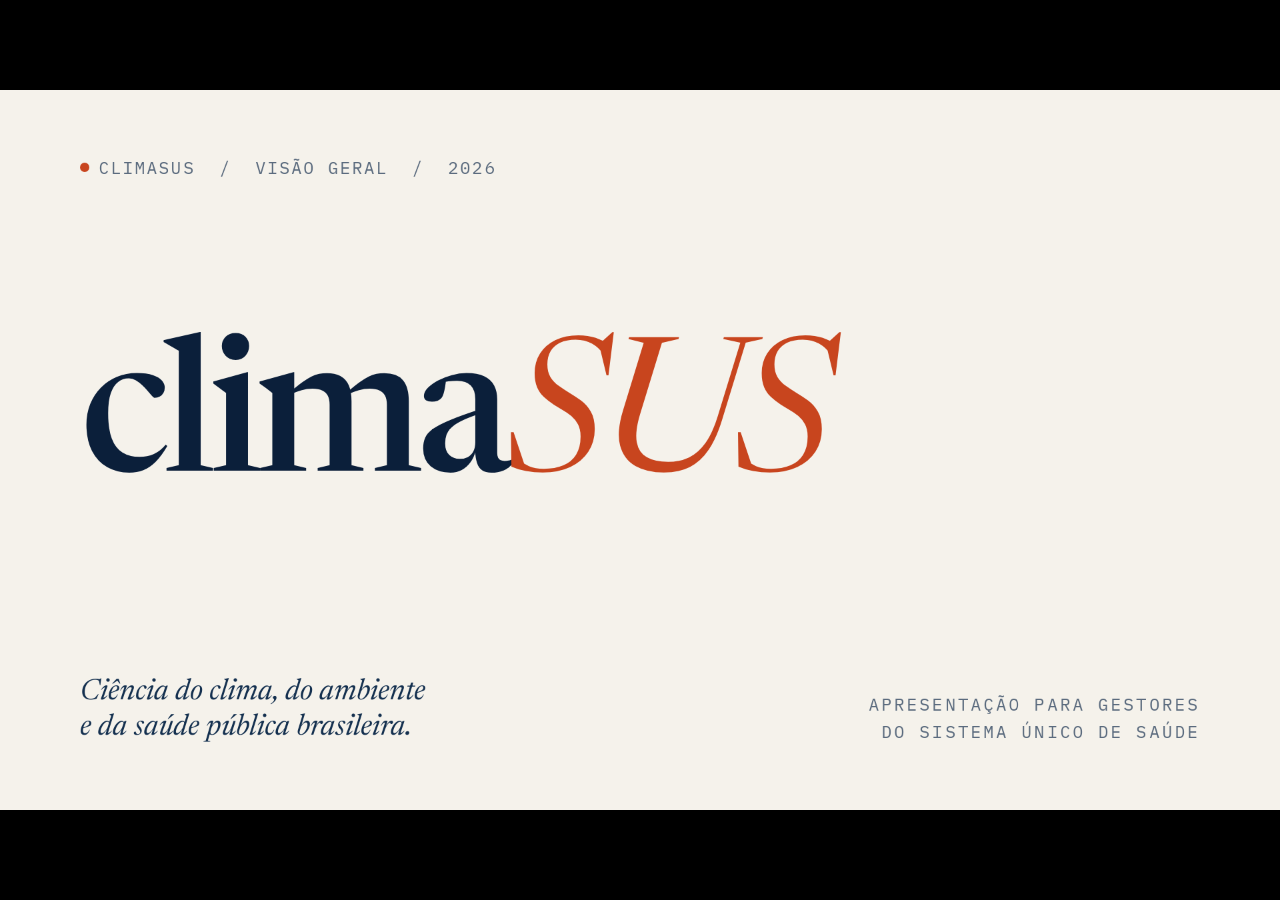
<file: climaSUS Overview v2.html>
<!doctype html>
<html lang="pt-BR">
<head>
<meta charset="utf-8" />
<title>climaSUS — Visão geral</title>
<link rel="preconnect" href="https://fonts.googleapis.com">
<link rel="preconnect" href="https://fonts.gstatic.com" crossorigin>
<link href="https://fonts.googleapis.com/css2?family=Newsreader:ital,opsz,wght@0,6..72,400;0,6..72,500;0,6..72,600;1,6..72,400&family=IBM+Plex+Sans:wght@300;400;500;600;700&family=IBM+Plex+Mono:wght@400;500&display=swap" rel="stylesheet">
<script type="application/json" id="speaker-notes">
[
  "Bom dia. O climaSUS é um ecossistema brasileiro de código aberto que conecta ciência atmosférica, dados ambientais e saúde pública. Ele nasce para responder a uma pergunta concreta dos gestores do SUS: como antecipar, em escala municipal, os impactos do clima sobre a saúde da população, especialmente nos territórios mais vulneráveis. Nos próximos minutos, eu vou apresentar a arquitetura do sistema, com foco no SACS-Amazônia, nosso sistema de alerta de calor.",
  "O climaSUS tem quatro componentes que se sustentam mutuamente. As bibliotecas climasus4r e climasus4py são a infraestrutura científica — código aberto que permite a qualquer pesquisador, vigilância epidemiológica ou secretaria de saúde integrar e modelar dados de clima, ambiente e saúde com reprodutibilidade. O climasusEduca é a camada de capacitação, porque tecnologia sem capilaridade institucional não vira política pública. E o climasusAlerta, foco da nossa conversa hoje, é a plataforma operacional de alertas.",
  "O climasusAlerta opera na interseção entre ciência atmosférica de alta resolução e governança pública. Ele não é um sistema único — é uma plataforma desenhada para suportar múltiplos sistemas de alerta especializados, cada um voltado a um perigo climático distinto. A premissa é que riscos diferentes exigem ciência, sensores e cadeias de resposta diferentes — mas todos compartilham a mesma arquitetura de governança.",
  "Toda a arquitetura se ancora nos quatro pilares do MHEWS, o framework multi-perigo da Organização Meteorológica Mundial. Conhecimento do risco — entender quem está exposto e por quê. Monitoramento e previsão — a ciência que detecta e antecipa o perigo. Disseminação de alertas — chegar a quem precisa, no tempo certo, na linguagem certa. E capacidade de resposta institucional e comunitária — porque um alerta sem resposta é apenas um aviso. Cada um dos três sistemas que opera na plataforma cumpre esses quatro pilares.",
  "Vamos abrir agora o primeiro e mais maduro desses sistemas: o SACS-Amazônia. SACS é o Sistema de Monitoramento e Alerta de Calor e Risco à Saúde para a Amazônia Brasileira. Ele segue as diretrizes da OMS e da Organização Meteorológica Mundial para sistemas de alerta de calor e saúde — os HHWS — mas adaptados ao clima tropical úmido, onde a umidade amplifica o estresse térmico mesmo em temperaturas que pareceriam moderadas em outras regiões do país.",
  "Um HHWS, segundo a OMS, tem quatro componentes inseparáveis. Previsão meteorológica, para detectar e antecipar o evento. Modelagem do impacto na saúde, para estimar quem está em risco e quanto. Coordenação de resposta, com ações pré-acordadas entre saúde, defesa civil e assistência social. E avaliação retrospectiva, com indicadores de desempenho — sensibilidade, especificidade, PSS — para sabermos se o sistema de fato está prevenindo dano. O SACS implementa os quatro.",
  "Esses quatro componentes se traduzem em três subsistemas operacionais. O primeiro é o subsistema meteorológico — a identificação objetiva de eventos de calor. Ele consome dados horários das estações automáticas do INMET, calcula índices bioclimáticos como WBGT, Heat Index e UTCI, e define o limiar de alerta pelo método percentílico recomendado pela OMS: o percentil 90 da climatologia local. O ponto fundamental aqui é evitar o erro clássico de aplicar limiares de zonas temperadas no contexto amazônico — cada município tem seu próprio limiar.",
  "O segundo subsistema é o de saúde. Ele liga o estresse térmico ao excesso de mortalidade, usando dados do SIM e do SIH do DATASUS, com uma janela de referência deslizante de cinco anos. A métrica central é a razão de mortalidade excessiva — quantos óbitos a mais estão ocorrendo em relação ao esperado para aquele período do ano. E é importante destacar: em populações ribeirinhas e indígenas o SIM subnotifica, então o sistema é desenhado para integrar relatórios de unidades locais e dados da FUNAI. Sem isso, a vigilância invisibiliza justamente quem está mais exposto.",
  "O terceiro subsistema é o de resposta — e ele se materializa em uma taxonomia de quatro níveis. Atenção, em verde-escuro, é pré-alerta: um dia acima do limiar. Aviso, em âmbar, é o alerta público completo, com dois ou mais dias consecutivos. Emergência, em vermelho, ativa protocolos de crise quando há três dias consecutivos e excesso de mortalidade acima de 10%. Extrema, em vermelho-escuro, é cenário de evacuação de vulneráveis. Cada nível tem gatilho objetivo e ação pré-acordada — o gestor não precisa decidir o que fazer no momento da crise.",
  "Para sustentar tudo isso, o SACS roda sobre um pipeline automatizado de dados do INMET. As estações automáticas alimentam um download Python, que consolida em um arquivo Parquet único. O SACS detecta a atualização desse arquivo a cada trinta segundos, recarrega os dados, computa os quinze índices bioclimáticos via climasus4r e atualiza o motor de alerta. Pode rodar manualmente, com um botão, ou em modo agendado, de hora em hora. É infraestrutura científica de produção, não protótipo.",
  "Voltando ao panorama do climasusAlerta: o segundo sistema da plataforma é o SAQS — qualidade do ar. A inovação aqui é a densidade. Em vez de depender de poucas estações de referência caras, o SAQS usa redes densas de sensores IoT de baixo custo para fazer monitoramento hiperlocal de PM 2.5 e gases tóxicos. Durante incêndios florestais, o algoritmo NowCast permite alertas imediatos, bairro a bairro, em vez de uma média municipal que esconde os picos.",
  "E o terceiro sistema é o SASS — secas. Aqui o desafio é oposto ao calor: a seca é um perigo de início lento, que se desenvolve por meses. O SASS monitora secas protraídas e integra previsões sazonais e sub-sazonais — S2S — para antecipar impactos sobre saúde, segurança alimentar e sistemas produtivos. Os três sistemas juntos formam uma cobertura completa: do calor agudo ao ar contaminado, da hora seguinte à estação seguinte. Obrigado."
]
</script>
<style>
  :root {
    --ink: #0B1F3A;          /* deep navy */
    --ink-2: #14304F;
    --paper: #F5F2EB;        /* warm off-white */
    --paper-2: #ECE6D8;
    --rule: #1A3553;
    --muted: #5B6B7E;
    --accent: #C8451E;       /* terracotta — institutional but warm */
    --accent-2: #1F6B5E;     /* SUS-adjacent teal-green */
    --gold: #B8923A;

    --type-title: 92px;
    --type-section: 132px;
    --type-h1: 72px;
    --type-h2: 56px;
    --type-body: 32px;
    --type-small: 26px;
    --type-eyebrow: 26px;
    --type-mega: 220px;

    --pad-top: 96px;
    --pad-bottom: 96px;
    --pad-x: 120px;
    --gap-title: 56px;
    --gap-item: 28px;
  }

  html, body { margin: 0; padding: 0; background: #0a0a0a; }
  body { font-family: "IBM Plex Sans", system-ui, sans-serif; color: var(--ink); }

  deck-stage section {
    background: var(--paper);
    color: var(--ink);
    overflow: hidden;
    position: relative;
  }

  /* Shared chrome */
  .chrome-tl, .chrome-br {
    position: absolute;
    font-family: "IBM Plex Mono", monospace;
    font-size: 24px;
    color: var(--muted);
    letter-spacing: 0.08em;
    text-transform: uppercase;
  }
  .chrome-tl { top: 56px; left: var(--pad-x); }
  .chrome-br { bottom: 56px; right: var(--pad-x); }

  .wordmark {
    font-family: "Newsreader", serif;
    font-weight: 500;
    letter-spacing: -0.01em;
    color: var(--ink);
  }
  .wordmark .alt { font-style: italic; color: var(--accent); font-weight: 400; }

  .eyebrow {
    font-family: "IBM Plex Mono", monospace;
    font-size: var(--type-eyebrow);
    text-transform: uppercase;
    letter-spacing: 0.16em;
    color: var(--muted);
  }

  .rule {
    height: 1px;
    background: var(--ink);
    opacity: 0.18;
    width: 100%;
  }

  .h-title {
    font-family: "Newsreader", serif;
    font-weight: 500;
    font-size: var(--type-h1);
    line-height: 1.02;
    letter-spacing: -0.02em;
    margin: 0;
    color: var(--ink);
  }
  .h-title .it { font-style: italic; font-weight: 400; color: var(--accent); }

  .body { font-size: var(--type-body); line-height: 1.4; color: var(--ink-2); margin: 0; }
  .small { font-size: var(--type-small); line-height: 1.4; color: var(--muted); margin: 0; }

  /* ============ SLIDE 1 — CAPA ============ */
  .s-cover {
    padding: var(--pad-top) var(--pad-x) var(--pad-bottom);
    display: flex;
    flex-direction: column;
    justify-content: space-between;
  }
  .s-cover .cover-wordmark {
    font-size: 280px;
    line-height: 0.92;
    letter-spacing: -0.04em;
  }
  .s-cover .cover-meta {
    display: flex;
    justify-content: space-between;
    align-items: flex-end;
    gap: 80px;
  }
  .s-cover .cover-tagline {
    font-family: "Newsreader", serif;
    font-style: italic;
    font-size: 44px;
    line-height: 1.2;
    color: var(--ink-2);
    max-width: 900px;
    font-weight: 400;
  }
  .s-cover .cover-org {
    text-align: right;
    font-family: "IBM Plex Mono", monospace;
    font-size: 22px;
    color: var(--muted);
    letter-spacing: 0.12em;
    text-transform: uppercase;
    line-height: 1.6;
  }

  /* ============ SLIDE 2 — ECOSSISTEMA ============ */
  .s-eco {
    padding: var(--pad-top) var(--pad-x) var(--pad-bottom);
    display: flex;
    flex-direction: column;
    gap: 60px;
  }
  .s-eco .head { display: flex; justify-content: space-between; align-items: baseline; }
  .s-eco .grid {
    display: grid;
    grid-template-columns: repeat(4, 1fr);
    gap: 28px;
    flex: 1;
  }
  .eco-card {
    border: 1px solid rgba(11,31,58,0.18);
    background: rgba(255,255,255,0.5);
    padding: 44px 36px;
    display: flex;
    flex-direction: column;
    justify-content: space-between;
    min-height: 540px;
  }
  .eco-card .num {
    font-family: "IBM Plex Mono", monospace;
    font-size: 24px;
    color: var(--muted);
    letter-spacing: 0.12em;
  }
  .eco-card h3 {
    font-family: "Newsreader", serif;
    font-weight: 500;
    font-size: 44px;
    line-height: 1.05;
    margin: 0 0 18px;
    letter-spacing: -0.015em;
  }
  .eco-card h3 .it { font-style: italic; color: var(--accent); font-weight: 400; }
  .eco-card .desc { font-size: 24px; line-height: 1.4; color: var(--ink-2); }
  .eco-card .tag {
    font-family: "IBM Plex Mono", monospace;
    font-size: 24px;
    text-transform: uppercase;
    letter-spacing: 0.14em;
    color: var(--accent-2);
    border-top: 1px solid rgba(11,31,58,0.18);
    padding-top: 18px;
  }
  .eco-card.featured {
    background: var(--ink);
    color: var(--paper);
    border-color: var(--ink);
  }
  .eco-card.featured .num { color: rgba(245,242,235,0.6); }
  .eco-card.featured h3 { color: var(--paper); }
  .eco-card.featured h3 .it { color: #E6A87A; }
  .eco-card.featured .desc { color: rgba(245,242,235,0.8); }
  .eco-card.featured .tag { color: #E6A87A; border-color: rgba(245,242,235,0.2); }

  /* ============ SLIDE 3 — ALERTA DEFINIÇÃO ============ */
  .s-alerta {
    padding: var(--pad-top) var(--pad-x) var(--pad-bottom);
    display: grid;
    grid-template-columns: 1fr 1fr;
    gap: 100px;
    align-items: center;
  }
  .s-alerta .left { display: flex; flex-direction: column; gap: 40px; }
  .s-alerta .quote {
    font-family: "Newsreader", serif;
    font-weight: 400;
    font-size: 60px;
    line-height: 1.15;
    letter-spacing: -0.015em;
    color: var(--ink);
  }
  .s-alerta .quote .em { font-style: italic; color: var(--accent); }
  .s-alerta .right { display: flex; align-items: center; justify-content: center; }

  /* ============ SLIDE 4 — 4 PILARES ============ */
  .s-pilares {
    padding: var(--pad-top) var(--pad-x) var(--pad-bottom);
    display: flex;
    flex-direction: column;
    gap: 60px;
  }
  .s-pilares .head { display: flex; justify-content: space-between; align-items: baseline; }
  .s-pilares .grid {
    display: grid;
    grid-template-columns: repeat(4, 1fr);
    gap: 0;
    flex: 1;
    border-top: 1px solid var(--ink);
    border-bottom: 1px solid var(--ink);
  }
  .pilar {
    padding: 44px 36px 44px 0;
    display: flex;
    flex-direction: column;
    gap: 24px;
    border-right: 1px solid rgba(11,31,58,0.18);
  }
  .pilar:last-child { border-right: none; }
  .pilar:not(:first-child) { padding-left: 36px; }
  .pilar .num {
    font-family: "Newsreader", serif;
    font-weight: 400;
    font-style: italic;
    font-size: 96px;
    line-height: 1;
    color: var(--accent);
  }
  .pilar h4 {
    font-family: "Newsreader", serif;
    font-weight: 500;
    font-size: 38px;
    line-height: 1.1;
    margin: 0;
    letter-spacing: -0.01em;
  }
  .pilar p {
    font-size: 24px;
    line-height: 1.4;
    color: var(--ink-2);
    margin: 0;
  }

  /* ============ SLIDES 5-7 — SISTEMAS ============ */
  .s-sistema {
    padding: var(--pad-top) var(--pad-x) var(--pad-bottom);
    display: grid;
    grid-template-columns: 1.05fr 1fr;
    gap: 100px;
    align-items: stretch;
  }
  .sistema-left {
    display: flex;
    flex-direction: column;
    gap: 40px;
    justify-content: space-between;
  }
  .sistema-code {
    font-family: "IBM Plex Mono", monospace;
    font-size: 24px;
    color: var(--accent);
    letter-spacing: 0.16em;
    text-transform: uppercase;
  }
  .sistema-name {
    font-family: "Newsreader", serif;
    font-weight: 500;
    font-size: 84px;
    line-height: 1;
    letter-spacing: -0.02em;
    margin: 0;
  }
  .sistema-name .it { font-style: italic; color: var(--accent); font-weight: 400; }
  .sistema-sub {
    font-family: "IBM Plex Mono", monospace;
    font-size: 22px;
    text-transform: uppercase;
    letter-spacing: 0.14em;
    color: var(--muted);
  }
  .sistema-lede {
    font-family: "Newsreader", serif;
    font-weight: 400;
    font-size: 38px;
    line-height: 1.3;
    color: var(--ink);
    letter-spacing: -0.005em;
  }
  .sistema-lede .em { font-style: italic; color: var(--accent); }

  .sistema-attrs {
    display: flex;
    flex-direction: column;
    gap: 0;
    border-top: 1px solid rgba(11,31,58,0.2);
  }
  .attr-row {
    display: grid;
    grid-template-columns: 200px 1fr;
    gap: 32px;
    padding: 22px 0;
    border-bottom: 1px solid rgba(11,31,58,0.12);
  }
  .attr-key {
    font-family: "IBM Plex Mono", monospace;
    font-size: 24px;
    text-transform: uppercase;
    letter-spacing: 0.12em;
    color: var(--muted);
    padding-top: 4px;
  }
  .attr-val {
    font-size: 26px;
    line-height: 1.35;
    color: var(--ink);
  }

  .sistema-right {
    background: var(--paper-2);
    border: 1px solid rgba(11,31,58,0.12);
    display: flex;
    align-items: center;
    justify-content: center;
    padding: 48px;
    position: relative;
  }
  .sistema-right.dark {
    background: var(--ink);
    border-color: var(--ink);
    color: var(--paper);
  }
  .sistema-right .caption {
    position: absolute;
    bottom: 28px;
    left: 32px;
    right: 32px;
    font-family: "IBM Plex Mono", monospace;
    font-size: 24px;
    color: var(--muted);
    letter-spacing: 0.1em;
    text-transform: uppercase;
  }
  .sistema-right.dark .caption { color: rgba(245,242,235,0.55); }

  .sistema-bignum {
    font-family: "Newsreader", serif;
    font-weight: 400;
    font-style: italic;
    font-size: 320px;
    line-height: 0.9;
    color: var(--accent);
    letter-spacing: -0.04em;
  }

  /* ============ SACS SECTION SLIDES ============ */
  .s-sacs-opener {
    padding: var(--pad-top) var(--pad-x) var(--pad-bottom);
    display: grid;
    grid-template-columns: 1.1fr 1fr;
    gap: 100px;
    align-items: center;
    background: var(--ink);
    color: var(--paper);
  }
  .s-sacs-opener .eyebrow { color: rgba(245,242,235,0.55); }
  .s-sacs-opener h1 {
    font-family: "Newsreader", serif;
    font-weight: 500;
    font-size: 144px;
    line-height: 0.92;
    letter-spacing: -0.03em;
    margin: 0;
    color: var(--paper);
  }
  .s-sacs-opener h1 .it { font-style: italic; color: #E6A87A; font-weight: 400; }
  .s-sacs-opener .lede {
    font-family: "Newsreader", serif;
    font-weight: 400;
    font-size: 38px;
    line-height: 1.3;
    color: rgba(245,242,235,0.85);
    letter-spacing: -0.005em;
    max-width: 720px;
  }
  .s-sacs-opener .right {
    display: flex;
    flex-direction: column;
    gap: 40px;
    border-left: 1px solid rgba(245,242,235,0.2);
    padding-left: 80px;
  }
  .s-sacs-opener .right .meta-block { display: flex; flex-direction: column; gap: 12px; }
  .s-sacs-opener .right .meta-key {
    font-family: "IBM Plex Mono", monospace;
    font-size: 22px;
    text-transform: uppercase;
    letter-spacing: 0.14em;
    color: rgba(245,242,235,0.5);
  }
  .s-sacs-opener .right .meta-val {
    font-family: "Newsreader", serif;
    font-size: 34px;
    line-height: 1.25;
    color: var(--paper);
  }

  .s-hhws {
    padding: var(--pad-top) var(--pad-x) var(--pad-bottom);
    display: flex;
    flex-direction: column;
    gap: 60px;
  }
  .s-hhws .head { display: flex; justify-content: space-between; align-items: baseline; }
  .s-hhws .grid {
    display: grid;
    grid-template-columns: repeat(4, 1fr);
    gap: 0;
    flex: 1;
    border-top: 1px solid var(--ink);
    border-bottom: 1px solid var(--ink);
  }
  .hhws-col {
    padding: 44px 36px 44px 0;
    display: flex;
    flex-direction: column;
    gap: 24px;
    border-right: 1px solid rgba(11,31,58,0.18);
  }
  .hhws-col:last-child { border-right: none; }
  .hhws-col:not(:first-child) { padding-left: 36px; }
  .hhws-col .num {
    font-family: "Newsreader", serif;
    font-weight: 400;
    font-style: italic;
    font-size: 96px;
    line-height: 1;
    color: var(--accent);
  }
  .hhws-col h4 {
    font-family: "Newsreader", serif;
    font-weight: 500;
    font-size: 38px;
    line-height: 1.1;
    margin: 0;
    letter-spacing: -0.01em;
  }
  .hhws-col p { font-size: 24px; line-height: 1.4; color: var(--ink-2); margin: 0; }

  .s-sub {
    padding: var(--pad-top) var(--pad-x) var(--pad-bottom);
    display: grid;
    grid-template-columns: 1fr 1fr;
    gap: 100px;
    align-items: stretch;
  }
  .s-sub .left { display: flex; flex-direction: column; gap: 40px; justify-content: space-between; }
  .s-sub .sub-tag {
    font-family: "IBM Plex Mono", monospace;
    font-size: 24px;
    color: var(--accent);
    letter-spacing: 0.16em;
    text-transform: uppercase;
  }
  .s-sub h2 {
    font-family: "Newsreader", serif;
    font-weight: 500;
    font-size: 80px;
    line-height: 1;
    letter-spacing: -0.02em;
    margin: 24px 0 0;
  }
  .s-sub h2 .it { font-style: italic; color: var(--accent); font-weight: 400; }
  .s-sub .lede {
    font-family: "Newsreader", serif;
    font-size: 36px;
    line-height: 1.3;
    color: var(--ink);
    letter-spacing: -0.005em;
  }
  .s-sub .lede .em { font-style: italic; color: var(--accent); }

  .s-sub .right {
    background: var(--paper-2);
    border: 1px solid rgba(11,31,58,0.12);
    padding: 56px;
    display: flex;
    flex-direction: column;
    justify-content: center;
    gap: 36px;
    position: relative;
  }
  .s-sub .right.dark { background: var(--ink); border-color: var(--ink); color: var(--paper); }
  .stat-big {
    font-family: "Newsreader", serif;
    font-weight: 400;
    font-style: italic;
    font-size: 200px;
    line-height: 0.9;
    color: var(--accent);
    letter-spacing: -0.04em;
  }
  .s-sub .right .stat-label {
    font-family: "IBM Plex Mono", monospace;
    font-size: 22px;
    text-transform: uppercase;
    letter-spacing: 0.14em;
    color: var(--muted);
  }
  .s-sub .right.dark .stat-label { color: rgba(245,242,235,0.6); }
  .s-sub .right .stat-desc { font-size: 26px; line-height: 1.4; color: var(--ink-2); }
  .s-sub .right.dark .stat-desc { color: rgba(245,242,235,0.85); }

  /* ALERT LEVELS — 4 cards */
  .s-alerts {
    padding: var(--pad-top) var(--pad-x) var(--pad-bottom);
    display: flex;
    flex-direction: column;
    gap: 56px;
  }
  .s-alerts .head { display: flex; justify-content: space-between; align-items: baseline; }
  .s-alerts .grid { display: grid; grid-template-columns: repeat(4, 1fr); gap: 24px; flex: 1; }
  .alert-card {
    border: 1px solid rgba(11,31,58,0.18);
    padding: 36px 32px;
    display: flex;
    flex-direction: column;
    justify-content: space-between;
    min-height: 580px;
    position: relative;
    background: rgba(255,255,255,0.5);
  }
  .alert-card .level-dot {
    width: 28px; height: 28px; border-radius: 50%;
    margin-bottom: 28px;
  }
  .alert-card .level-num {
    font-family: "IBM Plex Mono", monospace;
    font-size: 22px;
    color: var(--muted);
    letter-spacing: 0.14em;
  }
  .alert-card h3 {
    font-family: "Newsreader", serif;
    font-weight: 500;
    font-size: 48px;
    line-height: 1;
    letter-spacing: -0.01em;
    margin: 8px 0 32px;
  }
  .alert-card .trig-label {
    font-family: "IBM Plex Mono", monospace;
    font-size: 18px;
    text-transform: uppercase;
    letter-spacing: 0.12em;
    color: var(--muted);
    margin-bottom: 10px;
  }
  .alert-card .trig {
    font-size: 24px;
    line-height: 1.35;
    color: var(--ink);
    margin-bottom: 28px;
  }
  .alert-card .action {
    font-family: "Newsreader", serif;
    font-style: italic;
    font-size: 24px;
    line-height: 1.35;
    color: var(--ink-2);
    border-top: 1px solid rgba(11,31,58,0.18);
    padding-top: 22px;
  }
  .alert-card.lvl-1 { border-top: 6px solid #4A7A4F; }
  .alert-card.lvl-2 { border-top: 6px solid #C49A2C; }
  .alert-card.lvl-3 { border-top: 6px solid #C8451E; }
  .alert-card.lvl-4 { border-top: 6px solid #6B1B0E; background: var(--ink); color: var(--paper); border-color: var(--ink); border-top-color: #6B1B0E; }
  .alert-card.lvl-4 .level-num { color: rgba(245,242,235,0.55); }
  .alert-card.lvl-4 h3 { color: var(--paper); }
  .alert-card.lvl-4 .trig-label { color: rgba(245,242,235,0.55); }
  .alert-card.lvl-4 .trig { color: var(--paper); }
  .alert-card.lvl-4 .action { color: rgba(245,242,235,0.85); border-color: rgba(245,242,235,0.2); }
  .alert-card.lvl-1 .level-dot { background: #4A7A4F; }
  .alert-card.lvl-2 .level-dot { background: #C49A2C; }
  .alert-card.lvl-3 .level-dot { background: #C8451E; }
  .alert-card.lvl-4 .level-dot { background: #6B1B0E; }

  /* PIPELINE — vertical flow */
  .s-pipeline {
    padding: var(--pad-top) var(--pad-x) var(--pad-bottom);
    display: grid;
    grid-template-columns: 1fr 1.1fr;
    gap: 100px;
    align-items: center;
  }
  .s-pipeline .left { display: flex; flex-direction: column; gap: 40px; }
  .s-pipeline .right {
    display: flex;
    flex-direction: column;
    align-items: stretch;
    gap: 0;
  }
  .pipe-step {
    display: grid;
    grid-template-columns: 100px 1fr;
    gap: 32px;
    align-items: center;
  }
  .pipe-step .marker {
    display: flex;
    flex-direction: column;
    align-items: center;
    align-self: stretch;
  }
  .pipe-step .marker .dot {
    width: 18px; height: 18px; border-radius: 50%;
    background: var(--ink);
    flex-shrink: 0;
    margin: 12px 0;
  }
  .pipe-step .marker .line { width: 1px; flex: 1; background: rgba(11,31,58,0.3); min-height: 24px; }
  .pipe-step:first-child .marker { padding-top: 0; }
  .pipe-step:last-child .marker .line:last-child { display: none; }
  .pipe-step .body {
    background: var(--paper-2);
    border: 1px solid rgba(11,31,58,0.15);
    padding: 22px 28px;
    display: flex;
    flex-direction: column;
    gap: 6px;
  }
  .pipe-step .body.featured { background: var(--ink); color: var(--paper); border-color: var(--ink); }
  .pipe-step .body.featured .pipe-key { color: #E6A87A; }
  .pipe-step .body.featured .pipe-desc { color: rgba(245,242,235,0.85); }
  .pipe-key {
    font-family: "IBM Plex Mono", monospace;
    font-size: 20px;
    text-transform: uppercase;
    letter-spacing: 0.14em;
    color: var(--accent);
  }
  .pipe-desc {
    font-size: 26px;
    line-height: 1.3;
    color: var(--ink);
  }

  /* SVG diagram common */
  svg .ink { stroke: #0B1F3A; }
  svg .ink-fill { fill: #0B1F3A; }
  svg .accent { stroke: #C8451E; }
  svg .accent-fill { fill: #C8451E; }
  svg .accent2 { stroke: #1F6B5E; }
  svg .accent2-fill { fill: #1F6B5E; }
  svg text { font-family: "IBM Plex Mono", monospace; fill: #0B1F3A; }

  /* validators */
  [data-om-validate-min-font="24"] { /* sentinel */ }
</style>
</head>
<body>

<deck-stage width="1920" height="1080">

  <!-- =========================================================
       SLIDE 1 — CAPA
       ========================================================= -->
  <section data-label="01 Capa" class="s-cover">
    <div>
      <div class="chrome-tl" style="position:static; padding:0; font-size:26px;">
        <span style="display:inline-flex; align-items:center; gap:14px;">
          <span style="display:inline-block; width:14px; height:14px; background:var(--accent); border-radius:50%;"></span>
          <span>CLIMASUS &nbsp;/&nbsp; VISÃO GERAL &nbsp;/&nbsp; 2026</span>
        </span>
      </div>
    </div>

    <div class="wordmark cover-wordmark">
      clima<span class="alt">SUS</span>
    </div>

    <div class="cover-meta">
      <div class="cover-tagline">
        Ciência do clima, do ambiente <br/>
        e da saúde pública brasileira.
      </div>
      <div class="cover-org" style="font-size:26px;">
        Apresentação para gestores<br/>
        do Sistema Único de Saúde
      </div>
    </div>
  </section>

  <!-- =========================================================
       SLIDE 2 — ECOSSISTEMA
       ========================================================= -->
  <section data-label="02 Ecossistema" class="s-eco">
    <div class="head">
      <div>
        <div class="eyebrow" style="margin-bottom: 18px;">§ 01 &nbsp;·&nbsp; Ecossistema</div>
        <h2 class="h-title">Quatro componentes, <br/>uma arquitetura aberta.</h2>
      </div>
      <div class="small" style="max-width: 460px; text-align: right;">
        Tudo é código aberto e reprodutível,<br/>desenhado para integração com<br/>a vigilância em saúde no SUS.
      </div>
    </div>

    <div class="grid">
      <div class="eco-card">
        <div>
          <div class="num">01 &nbsp;·&nbsp; BIBLIOTECA R</div>
          <h3 style="margin-top: 28px;">climasus<span class="it">4r</span></h3>
          <div class="desc">Integração, análise e modelagem de dados de clima, ambiente e saúde em R.</div>
        </div>
        <div class="tag">Pesquisa &nbsp;·&nbsp; Vigilância</div>
      </div>

      <div class="eco-card">
        <div>
          <div class="num">02 &nbsp;·&nbsp; BIBLIOTECA PYTHON</div>
          <h3 style="margin-top: 28px;">climasus<span class="it">4py</span></h3>
          <div class="desc">Mesmo arcabouço científico em Python, para pipelines e aprendizado de máquina.</div>
        </div>
        <div class="tag">Modelagem &nbsp;·&nbsp; ML</div>
      </div>

      <div class="eco-card">
        <div>
          <div class="num">03 &nbsp;·&nbsp; CAPACITAÇÃO</div>
          <h3 style="margin-top: 28px;">climasus<span class="it">Educa</span></h3>
          <div class="desc">Formação de gestores, técnicos do SUS e pesquisadores em clima e saúde.</div>
        </div>
        <div class="tag">Capilaridade institucional</div>
      </div>

      <div class="eco-card featured">
        <div>
          <div class="num">04 &nbsp;·&nbsp; PLATAFORMA OPERACIONAL</div>
          <h3 style="margin-top: 28px;">climasus<span class="it">Alerta</span></h3>
          <div class="desc">Sistemas de alerta multi-perigo na interseção entre ciência atmosférica e governança.</div>
        </div>
        <div class="tag">Foco desta apresentação</div>
      </div>
    </div>
  </section>

  <!-- =========================================================
       SLIDE 3 — climasusAlerta
       ========================================================= -->
  <section data-label="03 climasusAlerta" class="s-alerta">
    <div class="left">
      <div class="eyebrow">§ 02 &nbsp;·&nbsp; climasusAlerta</div>
      <div class="quote">
        Uma plataforma para suportar <span class="em">múltiplos sistemas de alerta</span>, na interseção entre ciência atmosférica de alta resolução e governança pública.
      </div>
      <div class="rule" style="width: 280px;"></div>
      <div class="small" style="font-size: 28px; max-width: 640px;">
        Não é um sistema único. É a infraestrutura que permite operar, em conjunto, alertas especializados para perigos climáticos distintos.
      </div>
    </div>
    <div class="right">
      <!-- Diagram: a hub with three orbiting nodes -->
      <svg viewBox="0 0 720 720" width="100%" height="100%" style="max-width: 720px;">
        <defs>
          <pattern id="dots" width="14" height="14" patternUnits="userSpaceOnUse">
            <circle cx="1.5" cy="1.5" r="1" fill="#0B1F3A" opacity="0.18"/>
          </pattern>
        </defs>
        <rect x="0" y="0" width="720" height="720" fill="url(#dots)"/>

        <!-- orbit -->
        <circle cx="360" cy="360" r="240" fill="none" class="ink" stroke-width="1" stroke-dasharray="2 6" opacity="0.5"/>

        <!-- center -->
        <circle cx="360" cy="360" r="120" fill="#0B1F3A"/>
        <text x="360" y="346" text-anchor="middle" font-size="22" fill="#F5F2EB" font-family="IBM Plex Mono" letter-spacing="2">CLIMA</text>
        <text x="360" y="388" text-anchor="middle" font-size="32" fill="#F5F2EB" font-family="Newsreader" font-style="italic">Alerta</text>

        <!-- top node — calor -->
        <g>
          <line x1="360" y1="240" x2="360" y2="180" class="ink" stroke-width="1.5"/>
          <circle cx="360" cy="140" r="60" fill="#F5F2EB" stroke="#C8451E" stroke-width="2"/>
          <text x="360" y="138" text-anchor="middle" font-size="20" font-family="IBM Plex Mono" fill="#C8451E" letter-spacing="2">SACS</text>
          <text x="360" y="160" text-anchor="middle" font-size="14" font-family="IBM Plex Mono" fill="#5B6B7E" letter-spacing="1">CALOR</text>
        </g>

        <!-- bottom-left node — qualidade do ar -->
        <g>
          <line x1="256" y1="420" x2="200" y2="500" class="ink" stroke-width="1.5"/>
          <circle cx="160" cy="540" r="60" fill="#F5F2EB" stroke="#1F6B5E" stroke-width="2"/>
          <text x="160" y="538" text-anchor="middle" font-size="20" font-family="IBM Plex Mono" fill="#1F6B5E" letter-spacing="2">SAQS</text>
          <text x="160" y="560" text-anchor="middle" font-size="14" font-family="IBM Plex Mono" fill="#5B6B7E" letter-spacing="1">AR</text>
        </g>

        <!-- bottom-right node — secas -->
        <g>
          <line x1="464" y1="420" x2="520" y2="500" class="ink" stroke-width="1.5"/>
          <circle cx="560" cy="540" r="60" fill="#F5F2EB" stroke="#B8923A" stroke-width="2"/>
          <text x="560" y="538" text-anchor="middle" font-size="20" font-family="IBM Plex Mono" fill="#B8923A" letter-spacing="2">SASS</text>
          <text x="560" y="560" text-anchor="middle" font-size="14" font-family="IBM Plex Mono" fill="#5B6B7E" letter-spacing="1">SECA</text>
        </g>
      </svg>
    </div>
  </section>

  <!-- =========================================================
       SLIDE 4 — QUATRO PILARES MHEWS
       ========================================================= -->
  <section data-label="04 Quatro Pilares" class="s-pilares">
    <div class="head">
      <div>
        <div class="eyebrow" style="margin-bottom: 18px;">§ 03 &nbsp;·&nbsp; Fundamentos MHEWS</div>
        <h2 class="h-title">Quatro pilares <br/>técnicos e operacionais.</h2>
      </div>
      <div class="small" style="max-width: 480px; text-align: right;">
        Multi-Hazard Early Warning System.<br/>
        Framework da Organização<br/>Meteorológica Mundial (WMO).
      </div>
    </div>

    <div class="grid">
      <div class="pilar">
        <div class="num">01</div>
        <h4>Conhecimento <br/>do risco</h4>
        <p>Mapeamento de exposição, vulnerabilidade e capacidade adaptativa nos territórios.</p>
      </div>
      <div class="pilar">
        <div class="num">02</div>
        <h4>Monitoramento <br/>e previsão</h4>
        <p>Detecção contínua e modelagem antecipatória do perigo, em alta resolução.</p>
      </div>
      <div class="pilar">
        <div class="num">03</div>
        <h4>Disseminação <br/>de alertas</h4>
        <p>Mensagens chegando a quem precisa, no tempo certo e na linguagem certa.</p>
      </div>
      <div class="pilar">
        <div class="num">04</div>
        <h4>Capacidade <br/>de resposta</h4>
        <p>Resposta institucional do SUS e ação comunitária preparada e coordenada.</p>
      </div>
    </div>
  </section>

  <!-- =========================================================
       SLIDE 5 — SACS OPENER
       ========================================================= -->
  <section data-label="05 SACS Abertura" class="s-sacs-opener">
    <div>
      <div class="eyebrow" style="margin-bottom: 28px;">§ 04 &nbsp;·&nbsp; Sistema em foco</div>
      <h1>SACS<span class="it">.</span></h1>
      <div class="lede" style="margin-top: 48px;">
        Sistema de Monitoramento e Alerta de Calor e Risco à Saúde para a Amazônia Brasileira.
      </div>
    </div>
    <div class="right">
      <div class="meta-block">
        <div class="meta-key">Diretrizes</div>
        <div class="meta-val">OMS &nbsp;·&nbsp; OMM &nbsp;·&nbsp; Heat-Health Warning System (HHWS)</div>
      </div>
      <div class="meta-block">
        <div class="meta-key">Adaptação</div>
        <div class="meta-val">Clima tropical úmido — onde a umidade amplifica o estresse térmico.</div>
      </div>
      <div class="meta-block">
        <div class="meta-key">Estado</div>
        <div class="meta-val">v0.1-dev &nbsp;·&nbsp; código aberto &nbsp;·&nbsp; CC0</div>
      </div>
    </div>
  </section>

  <!-- =========================================================
       SLIDE 6 — HHWS (4 COMPONENTES OMS/OMM)
       ========================================================= -->
  <section data-label="06 HHWS" class="s-hhws">
    <div class="head">
      <div>
        <div class="eyebrow" style="margin-bottom: 18px;">§ 04 &nbsp;·&nbsp; Definição HHWS</div>
        <h2 class="h-title">Quatro componentes <br/>de um sistema de alerta.</h2>
      </div>
      <div class="small" style="max-width: 520px; text-align: right;">
        Heat-Health Warning System.<br/>
        Diretrizes técnicas conjuntas <br/>da OMS e da OMM.
      </div>
    </div>

    <div class="grid">
      <div class="hhws-col">
        <div class="num">01</div>
        <h4>Previsão <br/>meteorológica</h4>
        <p>Detecção e antecipação de eventos de calor com séries históricas e dados em tempo real.</p>
      </div>
      <div class="hhws-col">
        <div class="num">02</div>
        <h4>Modelagem <br/>do impacto</h4>
        <p>Estimativa de quem está em risco, magnitude do dano esperado e tempo de resposta.</p>
      </div>
      <div class="hhws-col">
        <div class="num">03</div>
        <h4>Coordenação <br/>de resposta</h4>
        <p>Ações pré-acordadas entre saúde, defesa civil e assistência social por nível de alerta.</p>
      </div>
      <div class="hhws-col">
        <div class="num">04</div>
        <h4>Avaliação <br/>retrospectiva</h4>
        <p>Validação periódica com sensibilidade ≥ 0,80 &nbsp;·&nbsp; especificidade ≥ 0,70 &nbsp;·&nbsp; PSS &gt; 0,30.</p>
      </div>
    </div>
  </section>

  <!-- =========================================================
       SLIDE 7 — SUBSISTEMA 1 — METEOROLÓGICO
       ========================================================= -->
  <section data-label="07 Sub-1 Meteo" class="s-sub">
    <div class="left">
      <div>
        <div class="sub-tag">Subsistema 01 / 03 &nbsp;·&nbsp; Meteorológico</div>
        <h2>Identificação <br/>do <span class="it">evento</span>.</h2>
      </div>
      <div class="lede">
        Limiar de alerta no <span class="em">percentil 90</span> da climatologia local — adaptado a cada município, em vez de calibrado para zonas temperadas.
      </div>
      <div class="sistema-attrs">
        <div class="attr-row">
          <div class="attr-key">Fonte</div>
          <div class="attr-val">Estações automáticas INMET — coleta horária</div>
        </div>
        <div class="attr-row">
          <div class="attr-key">Índices</div>
          <div class="attr-val">WBGT, Heat Index, UTCI, PET, THI, ET, Tair</div>
        </div>
        <div class="attr-row">
          <div class="attr-key">Duração</div>
          <div class="attr-val">≥ 2 dias consecutivos acima do limiar</div>
        </div>
      </div>
    </div>

    <div class="right">
      <div class="stat-label">Limiar percentílico</div>
      <div class="stat-big">P<span style="font-size: 0.7em;">90</span></div>
      <div class="stat-desc">
        Calculado sobre o período de referência climatológica recomendado pela WMO (1981–2010 ou 1991–2020), por município.
      </div>
    </div>
  </section>

  <!-- =========================================================
       SLIDE 8 — SUBSISTEMA 2 — SAÚDE
       ========================================================= -->
  <section data-label="08 Sub-2 Saude" class="s-sub">
    <div class="left">
      <div>
        <div class="sub-tag">Subsistema 02 / 03 &nbsp;·&nbsp; Saúde</div>
        <h2>Modelagem <br/>do <span class="it">impacto</span>.</h2>
      </div>
      <div class="lede">
        Razão de <span class="em">mortalidade excessiva</span> calculada com janela deslizante de 5 anos — sobre dados do SIM e SIH/DATASUS.
      </div>
      <div class="sistema-attrs">
        <div class="attr-row">
          <div class="attr-key">Endpoint</div>
          <div class="attr-val">Mortalidade excessiva em ≥ 65 anos &nbsp;·&nbsp; CID-10</div>
        </div>
        <div class="attr-row">
          <div class="attr-key">Defasagem</div>
          <div class="attr-val">Pico térmico → pico de mortalidade: 3 a 5 dias na estação chuvosa</div>
        </div>
        <div class="attr-row">
          <div class="attr-key">Vulneráveis</div>
          <div class="attr-val">Idosos, ribeirinhos e indígenas — suplementar ao SIM com FUNAI e UBS</div>
        </div>
      </div>
    </div>

    <div class="right dark">
      <div class="stat-label" style="color: rgba(245,242,235,0.6);">Janela deslizante de referência</div>
      <div class="stat-big" style="color: #E6A87A;">5<span style="font-family: 'IBM Plex Sans'; font-style: normal; font-size: 0.35em; font-weight: 400; vertical-align: 0.5em; margin-left: 12px; letter-spacing: 0.05em; color: rgba(245,242,235,0.7);">anos</span></div>
      <div class="stat-desc">
        Esperado<sub>t</sub> &nbsp;=&nbsp; média de óbitos em t ± 15 dias, anos t-5 a t-1. Excesso<sub>t</sub> &nbsp;=&nbsp; observado − esperado.
      </div>
    </div>
  </section>

  <!-- =========================================================
       SLIDE 9 — SUBSISTEMA 3 + TAXONOMIA DE 4 NÍVEIS
       ========================================================= -->
  <section data-label="09 Sub-3 Niveis" class="s-alerts">
    <div class="head">
      <div>
        <div class="eyebrow" style="margin-bottom: 18px;">§ 04 &nbsp;·&nbsp; Subsistema 03 / 03 &nbsp;·&nbsp; Resposta</div>
        <h2 class="h-title">Quatro níveis. <br/>Quatro respostas pré-acordadas.</h2>
      </div>
      <div class="small" style="max-width: 460px; text-align: right;">
        Cada nível tem gatilho objetivo e ação correspondente — o gestor não decide no momento da crise.
      </div>
    </div>

    <div class="grid">
      <div class="alert-card lvl-1">
        <div>
          <div class="level-dot"></div>
          <div class="level-num">N1 &nbsp;·&nbsp; ATENÇÃO</div>
          <h3>Pré-alerta</h3>
          <div class="trig-label">Gatilho</div>
          <div class="trig">1 dia acima do limiar &nbsp;·&nbsp; HI previsto &gt; 48 °C</div>
        </div>
        <div class="action">Monitoramento intensificado e mensagem de aviso.</div>
      </div>

      <div class="alert-card lvl-2">
        <div>
          <div class="level-dot"></div>
          <div class="level-num">N2 &nbsp;·&nbsp; AVISO</div>
          <h3>Alerta público</h3>
          <div class="trig-label">Gatilho</div>
          <div class="trig">≥ 2 dias consecutivos &nbsp;·&nbsp; excesso 5–15%</div>
        </div>
        <div class="action">Ativação de emergência e comunicação ampla.</div>
      </div>

      <div class="alert-card lvl-3">
        <div>
          <div class="level-dot"></div>
          <div class="level-num">N3 &nbsp;·&nbsp; EMERGÊNCIA</div>
          <h3>Crise</h3>
          <div class="trig-label">Gatilho</div>
          <div class="trig">≥ 3 dias &nbsp;·&nbsp; excesso &gt; 10% &nbsp;·&nbsp; UR &gt; 60%</div>
        </div>
        <div class="action">Protocolos de crise; transporte de vulneráveis.</div>
      </div>

      <div class="alert-card lvl-4">
        <div>
          <div class="level-dot"></div>
          <div class="level-num">N4 &nbsp;·&nbsp; EXTREMA</div>
          <h3>Cenário severo</h3>
          <div class="trig-label">Gatilho</div>
          <div class="trig">≥ 5 dias &nbsp;·&nbsp; excesso &gt; 20% &nbsp;·&nbsp; HI &gt; 52 °C</div>
        </div>
        <div class="action">Standby de evacuação e medidas de racionamento.</div>
      </div>
    </div>
  </section>

  <!-- =========================================================
       SLIDE 10 — PIPELINE INMET
       ========================================================= -->
  <section data-label="10 Pipeline INMET" class="s-pipeline">
    <div class="left">
      <div class="eyebrow">§ 04 &nbsp;·&nbsp; Infraestrutura de dados</div>
      <h2 class="h-title" style="margin-top: 18px;">Pipeline <br/>INMET <span class="it">→</span> SACS.</h2>
      <div class="rule" style="width: 280px;"></div>
      <div class="body" style="font-size: 30px; max-width: 640px;">
        Atualização automática a cada hora. Detecção de novos dados a cada 30 segundos. Quinze índices bioclimáticos computados via <span style="font-style: italic; color: var(--accent);">climasus4r</span>.
      </div>
      <div class="small" style="font-size: 24px; max-width: 600px; color: var(--muted);">
        Execução manual via botão no painel ou agendada via APScheduler — em ambos os modos, infraestrutura científica de produção.
      </div>
    </div>

    <div class="right">
      <div class="pipe-step">
        <div class="marker"><div class="dot"></div><div class="line"></div></div>
        <div class="body">
          <div class="pipe-key">Fonte</div>
          <div class="pipe-desc">Estações automáticas INMET &nbsp;·&nbsp; API horária</div>
        </div>
      </div>
      <div class="pipe-step">
        <div class="marker"><div class="line"></div><div class="dot"></div><div class="line"></div></div>
        <div class="body">
          <div class="pipe-key">Download</div>
          <div class="pipe-desc">inmet_download_faster.py</div>
        </div>
      </div>
      <div class="pipe-step">
        <div class="marker"><div class="line"></div><div class="dot"></div><div class="line"></div></div>
        <div class="body">
          <div class="pipe-key">Consolidação</div>
          <div class="pipe-desc">data_preparation.py &nbsp;·&nbsp; master_observations.parquet</div>
        </div>
      </div>
      <div class="pipe-step">
        <div class="marker"><div class="line"></div><div class="dot"></div><div class="line"></div></div>
        <div class="body">
          <div class="pipe-key">Watcher</div>
          <div class="pipe-desc">SACS detecta novo Parquet a cada 30s</div>
        </div>
      </div>
      <div class="pipe-step">
        <div class="marker"><div class="line"></div><div class="dot"></div><div class="line"></div></div>
        <div class="body">
          <div class="pipe-key">Índices</div>
          <div class="pipe-desc">15 índices bioclimáticos via climasus4r</div>
        </div>
      </div>
      <div class="pipe-step">
        <div class="marker"><div class="line"></div><div class="dot"></div></div>
        <div class="body featured">
          <div class="pipe-key">Motor de alerta</div>
          <div class="pipe-desc">Limiar percentílico &nbsp;→&nbsp; nível de alerta &nbsp;→&nbsp; resposta</div>
        </div>
      </div>
    </div>
  </section>

  <!-- =========================================================
       SLIDE 6 — SAQS (QUALIDADE DO AR)
       ========================================================= -->
  <section data-label="11 SAQS Ar" class="s-sistema">
    <div class="sistema-left">
      <div>
        <div class="sistema-code">§ 05 &nbsp;·&nbsp; Demais sistemas &nbsp;·&nbsp; SAQS</div>
        <div class="sistema-sub" style="margin-top: 28px;">Amazônia &nbsp;·&nbsp; Qualidade do ar</div>
        <h2 class="sistema-name" style="margin-top: 16px;">SAQS</h2>
      </div>

      <div class="sistema-lede">
        Redes densas de <span class="em">sensores IoT de baixo custo</span> para vigilância hiperlocal de PM 2.5 e gases tóxicos.
      </div>

      <div class="sistema-attrs">
        <div class="attr-row">
          <div class="attr-key">Perigo</div>
          <div class="attr-val">Material particulado fino (PM 2.5) e gases — incêndios florestais</div>
        </div>
        <div class="attr-row">
          <div class="attr-key">Método</div>
          <div class="attr-val">Algoritmo NowCast para alertas imediatos em escala de bairro</div>
        </div>
        <div class="attr-row">
          <div class="attr-key">Saúde</div>
          <div class="attr-val">Doenças respiratórias agudas, asma, exacerbação cardiopulmonar</div>
        </div>
      </div>
    </div>

    <div class="sistema-right">
      <!-- Diagram: dense sensor grid -->
      <svg viewBox="0 0 600 700" width="100%" height="100%" style="max-width: 560px;">
        <!-- map-ish outline -->
        <path d="M 60 120 Q 180 80, 320 110 T 540 140 L 560 320 Q 520 460, 420 540 T 200 600 Q 100 580, 80 460 T 60 120 Z"
              fill="none" stroke="#0B1F3A" stroke-width="1.5" opacity="0.5"/>
        <!-- river -->
        <path d="M 80 280 Q 220 260, 320 320 T 540 360"
              fill="none" stroke="#1F6B5E" stroke-width="2" opacity="0.45"/>

        <!-- sensor grid -->
        <g id="sensors">
          <!-- We'll draw a grid of dots, varying by intensity -->
        </g>
        <script>
          // Will fill from external below
        </script>
        <!-- fixed sensor dots (static markup) -->
        <!-- low intensity -->
        <circle cx="140" cy="200" r="5" fill="#1F6B5E"/>
        <circle cx="200" cy="180" r="5" fill="#1F6B5E"/>
        <circle cx="260" cy="200" r="5" fill="#B8923A"/>
        <circle cx="320" cy="180" r="6" fill="#B8923A"/>
        <circle cx="380" cy="200" r="6" fill="#C8451E"/>
        <circle cx="440" cy="180" r="7" fill="#C8451E"/>
        <circle cx="500" cy="220" r="5" fill="#B8923A"/>

        <circle cx="120" cy="260" r="5" fill="#1F6B5E"/>
        <circle cx="180" cy="280" r="6" fill="#B8923A"/>
        <circle cx="240" cy="260" r="7" fill="#C8451E"/>
        <circle cx="300" cy="280" r="9" fill="#C8451E"/>
        <circle cx="360" cy="260" r="9" fill="#C8451E"/>
        <circle cx="420" cy="280" r="8" fill="#C8451E"/>
        <circle cx="480" cy="280" r="6" fill="#B8923A"/>

        <circle cx="140" cy="340" r="5" fill="#1F6B5E"/>
        <circle cx="200" cy="360" r="6" fill="#B8923A"/>
        <circle cx="260" cy="340" r="8" fill="#C8451E"/>
        <circle cx="320" cy="360" r="11" fill="#C8451E"/>
        <circle cx="380" cy="340" r="9" fill="#C8451E"/>
        <circle cx="440" cy="360" r="7" fill="#C8451E"/>
        <circle cx="500" cy="340" r="5" fill="#B8923A"/>

        <circle cx="120" cy="420" r="5" fill="#1F6B5E"/>
        <circle cx="180" cy="440" r="5" fill="#B8923A"/>
        <circle cx="240" cy="420" r="6" fill="#B8923A"/>
        <circle cx="300" cy="440" r="7" fill="#C8451E"/>
        <circle cx="360" cy="420" r="6" fill="#B8923A"/>
        <circle cx="420" cy="440" r="5" fill="#1F6B5E"/>
        <circle cx="480" cy="420" r="5" fill="#1F6B5E"/>

        <circle cx="140" cy="500" r="5" fill="#1F6B5E"/>
        <circle cx="200" cy="480" r="5" fill="#1F6B5E"/>
        <circle cx="260" cy="500" r="5" fill="#1F6B5E"/>
        <circle cx="320" cy="480" r="5" fill="#1F6B5E"/>
        <circle cx="380" cy="500" r="5" fill="#1F6B5E"/>

        <!-- legend -->
        <g transform="translate(60, 620)">
          <circle cx="6" cy="0" r="5" fill="#1F6B5E"/>
          <text x="20" y="5" font-size="14" font-family="IBM Plex Mono" fill="#0B1F3A" letter-spacing="1">BOM</text>
          <circle cx="100" cy="0" r="6" fill="#B8923A"/>
          <text x="116" y="5" font-size="14" font-family="IBM Plex Mono" fill="#0B1F3A" letter-spacing="1">MODERADO</text>
          <circle cx="260" cy="0" r="9" fill="#C8451E"/>
          <text x="276" y="5" font-size="14" font-family="IBM Plex Mono" fill="#0B1F3A" letter-spacing="1">CRÍTICO — NOWCAST</text>
        </g>

        <!-- title -->
        <text x="300" y="80" text-anchor="middle" font-size="16" fill="#5B6B7E" letter-spacing="3" font-family="IBM Plex Mono">REDE HIPERLOCAL · PM 2.5</text>
      </svg>
      <div class="caption">Fig. — pluma de PM 2.5 detectada por rede densa de sensores</div>
    </div>
  </section>

  <!-- =========================================================
       SLIDE 7 — SASS (SECAS)
       ========================================================= -->
  <section data-label="12 SASS Secas" class="s-sistema">
    <div class="sistema-left">
      <div>
        <div class="sistema-code">§ 05 &nbsp;·&nbsp; Demais sistemas &nbsp;·&nbsp; SASS</div>
        <div class="sistema-sub" style="margin-top: 28px;">Amazônia &nbsp;·&nbsp; Secas</div>
        <h2 class="sistema-name" style="margin-top: 16px;">SASS</h2>
      </div>

      <div class="sistema-lede">
        Perigos de <span class="em">início lento</span> integrados a previsões em escala sazonal e sub-sazonal — S2S.
      </div>

      <div class="sistema-attrs">
        <div class="attr-row">
          <div class="attr-key">Perigo</div>
          <div class="attr-val">Secas protraídas, déficit hídrico cumulativo</div>
        </div>
        <div class="attr-row">
          <div class="attr-key">Método</div>
          <div class="attr-val">Previsões S2S — semanas a meses de antecedência</div>
        </div>
        <div class="attr-row">
          <div class="attr-key">Saúde</div>
          <div class="attr-val">Segurança alimentar, doenças transmitidas pela água, sistemas produtivos</div>
        </div>
      </div>
    </div>

    <div class="sistema-right">
      <!-- Diagram: timeline of S2S forecasting horizon -->
      <svg viewBox="0 0 600 700" width="100%" height="100%" style="max-width: 560px;">
        <!-- title -->
        <text x="300" y="60" text-anchor="middle" font-size="16" fill="#5B6B7E" letter-spacing="3" font-family="IBM Plex Mono">HORIZONTE DE ANTECIPAÇÃO</text>

        <!-- vertical timeline -->
        <line x1="180" y1="120" x2="180" y2="600" stroke="#0B1F3A" stroke-width="1.5"/>

        <!-- now -->
        <circle cx="180" cy="140" r="9" fill="#0B1F3A"/>
        <text x="210" y="138" font-size="22" font-family="Newsreader" font-style="italic" fill="#0B1F3A">hoje</text>
        <text x="210" y="162" font-size="14" font-family="IBM Plex Mono" fill="#5B6B7E" letter-spacing="2">T = 0</text>

        <!-- weather scale -->
        <circle cx="180" cy="240" r="6" fill="#0B1F3A"/>
        <text x="210" y="238" font-size="22" font-family="Newsreader" fill="#0B1F3A">dias</text>
        <text x="210" y="262" font-size="14" font-family="IBM Plex Mono" fill="#5B6B7E" letter-spacing="2">PREVISÃO METEOROLÓGICA</text>

        <!-- subseasonal -->
        <circle cx="180" cy="360" r="8" fill="#B8923A"/>
        <text x="210" y="358" font-size="22" font-family="Newsreader" fill="#0B1F3A">semanas</text>
        <text x="210" y="382" font-size="14" font-family="IBM Plex Mono" fill="#B8923A" letter-spacing="2">SUB-SAZONAL · S</text>

        <!-- seasonal -->
        <circle cx="180" cy="480" r="10" fill="#C8451E"/>
        <text x="210" y="478" font-size="22" font-family="Newsreader" fill="#0B1F3A">meses</text>
        <text x="210" y="502" font-size="14" font-family="IBM Plex Mono" fill="#C8451E" letter-spacing="2">SAZONAL · 2S</text>

        <!-- horizon end -->
        <line x1="170" y1="600" x2="190" y2="600" stroke="#0B1F3A" stroke-width="2"/>

        <!-- bracket on right -->
        <path d="M 470 360 L 490 360 L 490 480 L 470 480" fill="none" stroke="#C8451E" stroke-width="1.5"/>
        <text x="500" y="425" font-size="18" font-family="Newsreader" font-style="italic" fill="#C8451E">S2S</text>
        <text x="500" y="448" font-size="12" font-family="IBM Plex Mono" fill="#5B6B7E" letter-spacing="1">JANELA DE</text>
        <text x="500" y="464" font-size="12" font-family="IBM Plex Mono" fill="#5B6B7E" letter-spacing="1">PLANEJAMENTO</text>
      </svg>
      <div class="caption">Fig. — janela S2S como horizonte de planejamento em saúde</div>
    </div>
  </section>

</deck-stage>

<script src="deck-stage.js"></script>
</body>
</html>
</file>
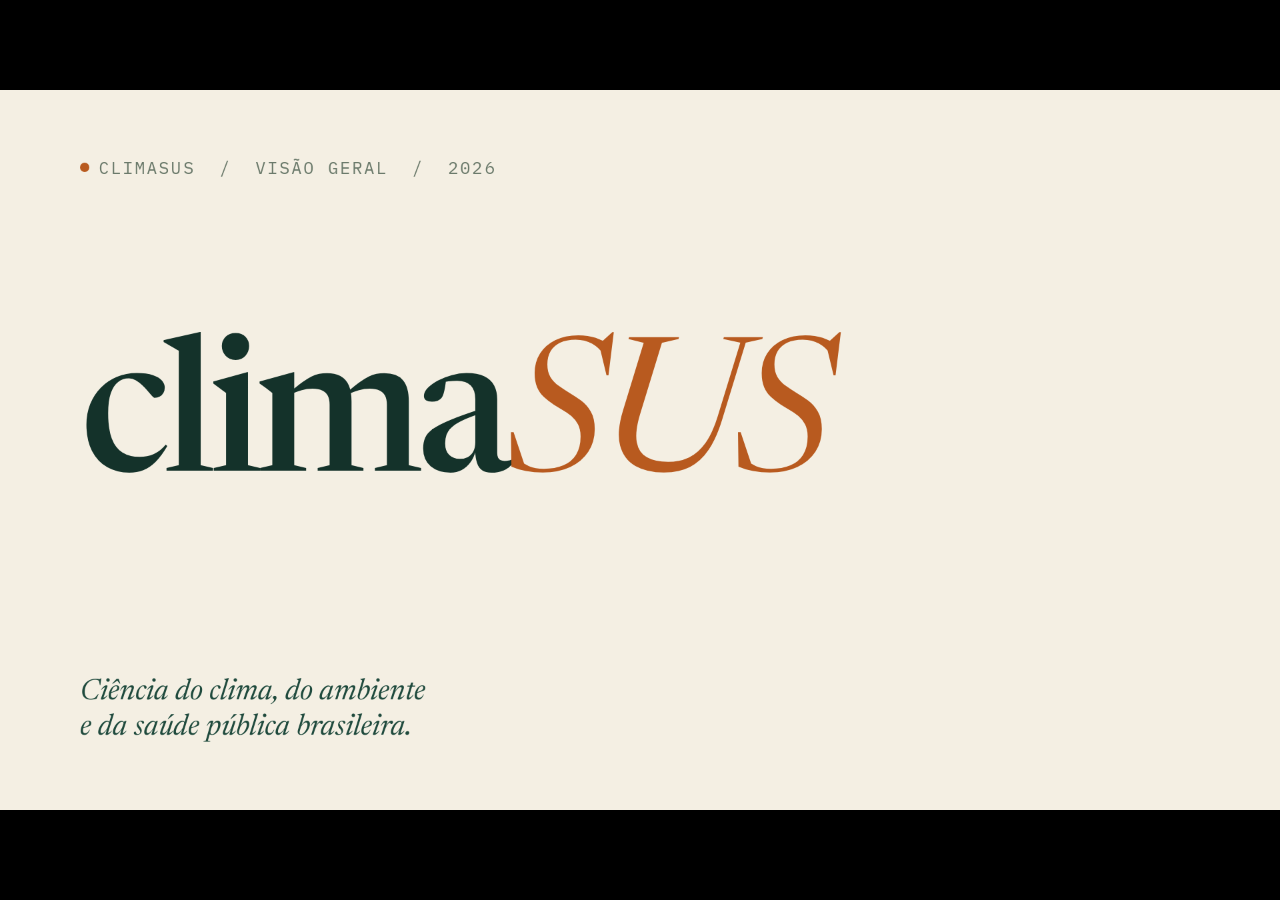
<file: climaSUS Overview v3.html>
<!doctype html>
<html lang="pt-BR">
<head>
<meta charset="utf-8" />
<title>climaSUS — Visão geral</title>
<link rel="preconnect" href="https://fonts.googleapis.com">
<link rel="preconnect" href="https://fonts.gstatic.com" crossorigin>
<link href="https://fonts.googleapis.com/css2?family=Newsreader:ital,opsz,wght@0,6..72,400;0,6..72,500;0,6..72,600;1,6..72,400&family=IBM+Plex+Sans:wght@300;400;500;600;700&family=IBM+Plex+Mono:wght@400;500&display=swap" rel="stylesheet">
<script type="application/json" id="speaker-notes">
[
  "Bom dia. O climaSUS é um ecossistema brasileiro de código aberto que conecta ciência atmosférica, dados ambientais e saúde pública. Ele nasce para responder a uma pergunta concreta dos gestores do SUS: como antecipar, em escala municipal, os impactos do clima sobre a saúde da população, especialmente nos territórios mais vulneráveis. Nos próximos minutos, eu vou apresentar a arquitetura do sistema, com foco no SACS-Amazônia, nosso sistema de alerta de calor.",
  "O climaSUS tem cinco componentes que se sustentam mutuamente. As bibliotecas climasus4r e climasus4py são a infraestrutura científica — código aberto que permite a qualquer pesquisador, vigilância epidemiológica ou secretaria de saúde integrar e modelar dados de clima, ambiente e saúde com reprodutibilidade. O climasus+ é a plataforma digital interativa que traz essas mesmas funcionalidades para gestores e técnicos sem conhecimento de R ou Python — ponto e clique sobre o mesmo motor científico. O climasusEduca é a camada de capacitação, porque tecnologia sem capilaridade institucional não vira política pública. E o climasusAlerta, foco da nossa conversa hoje, é a plataforma operacional de alertas.",
  "O climasusAlerta opera na interseção entre ciência atmosférica de alta resolução e governança pública. Ele não é um sistema único — é uma plataforma desenhada para suportar múltiplos sistemas de alerta especializados, cada um voltado a um perigo climático distinto. A premissa é que riscos diferentes exigem ciência, sensores e cadeias de resposta diferentes — mas todos compartilham a mesma arquitetura de governança.",
  "Toda a arquitetura se ancora nos quatro pilares do MHEWS, o framework multi-perigo da Organização Meteorológica Mundial. Conhecimento do risco — entender quem está exposto e por quê. Monitoramento e previsão — a ciência que detecta e antecipa o perigo. Disseminação de alertas — chegar a quem precisa, no tempo certo, na linguagem certa. E capacidade de resposta institucional e comunitária — porque um alerta sem resposta é apenas um aviso. Cada um dos três sistemas que opera na plataforma cumpre esses quatro pilares.",
  "Vamos abrir agora o primeiro e mais maduro desses sistemas: o SACS-Amazônia. SACS é o Sistema de Monitoramento e Alerta de Calor e Risco à Saúde para a Amazônia Brasileira. Ele segue as diretrizes da OMS e da Organização Meteorológica Mundial para sistemas de alerta de calor e saúde — os HHWS — mas adaptados ao clima tropical úmido, onde a umidade amplifica o estresse térmico mesmo em temperaturas que pareceriam moderadas em outras regiões do país.",
  "Um HHWS, segundo a OMS, tem quatro componentes inseparáveis. Previsão meteorológica, para detectar e antecipar o evento. Modelagem do impacto na saúde, para estimar quem está em risco e quanto. Coordenação de resposta, com ações pré-acordadas entre saúde, defesa civil e assistência social. E avaliação retrospectiva, com indicadores de desempenho — sensibilidade, especificidade, PSS — para sabermos se o sistema de fato está prevenindo dano. O SACS implementa os quatro.",
  "Esses quatro componentes se traduzem em três subsistemas operacionais. O primeiro é o subsistema meteorológico — a identificação objetiva de eventos de calor. Ele consome dados horários das estações automáticas do INMET, calcula índices bioclimáticos como WBGT, Heat Index e UTCI, e define o limiar de alerta pelo método percentílico recomendado pela OMS: o percentil 90 da climatologia local. O ponto fundamental aqui é evitar o erro clássico de aplicar limiares de zonas temperadas no contexto amazônico — cada município tem seu próprio limiar.",
  "O segundo subsistema é o de saúde. Ele liga o estresse térmico ao excesso de mortalidade, usando dados do SIM e do SIH do DATASUS, com uma janela de referência deslizante de cinco anos. A métrica central é a razão de mortalidade excessiva — quantos óbitos a mais estão ocorrendo em relação ao esperado para aquele período do ano. E é importante destacar: em populações ribeirinhas e indígenas o SIM subnotifica, então o sistema é desenhado para integrar relatórios de unidades locais e dados da FUNAI. Sem isso, a vigilância invisibiliza justamente quem está mais exposto.",
  "O terceiro subsistema é o de resposta — e ele se materializa em uma taxonomia de quatro níveis. Atenção, em verde-escuro, é pré-alerta: um dia acima do limiar. Aviso, em âmbar, é o alerta público completo, com dois ou mais dias consecutivos. Emergência, em vermelho, ativa protocolos de crise quando há três dias consecutivos e excesso de mortalidade acima de 10%. Extrema, em vermelho-escuro, é cenário de evacuação de vulneráveis. Cada nível tem gatilho objetivo e ação pré-acordada — o gestor não precisa decidir o que fazer no momento da crise.",
  "Para sustentar tudo isso, o SACS roda sobre um pipeline automatizado de dados do INMET. As estações automáticas alimentam um download Python, que consolida em um arquivo Parquet único. O SACS detecta a atualização desse arquivo a cada trinta segundos, recarrega os dados, computa os quinze índices bioclimáticos via climasus4r e atualiza o motor de alerta. Pode rodar manualmente, com um botão, ou em modo agendado, de hora em hora. É infraestrutura científica de produção, não protótipo.",
  "Voltando ao panorama do climasusAlerta: o segundo sistema da plataforma é o SAQS — qualidade do ar. A inovação aqui é a densidade. Em vez de depender de poucas estações de referência caras, o SAQS usa redes densas de sensores IoT de baixo custo para fazer monitoramento hiperlocal de PM 2.5 e gases tóxicos. Durante incêndios florestais, o algoritmo NowCast permite alertas imediatos, bairro a bairro, em vez de uma média municipal que esconde os picos.",
  "E o terceiro sistema é o SASS — secas. Aqui o desafio é oposto ao calor: a seca é um perigo de início lento, que se desenvolve por meses. O SASS monitora secas protraídas e integra previsões sazonais e sub-sazonais — S2S — para antecipar impactos sobre saúde, segurança alimentar e sistemas produtivos. Os três sistemas juntos formam uma cobertura completa: do calor agudo ao ar contaminado, da hora seguinte à estação seguinte. Obrigado."
]
</script>
<style>
  :root {
    --ink: #14322A;          /* deep forest green */
    --ink-2: #1F4A3D;
    --paper: #F4EFE3;        /* warm cream / pulp */
    --paper-2: #E6DEC8;
    --rule: #1F4A3D;
    --muted: #6B7A6B;
    --accent: #B85A1F;       /* warm canopy / amber-rust */
    --accent-2: #5C8A3A;     /* moss / leaf green */
    --gold: #C9A036;

    --type-title: 92px;
    --type-section: 132px;
    --type-h1: 72px;
    --type-h2: 56px;
    --type-body: 32px;
    --type-small: 26px;
    --type-eyebrow: 26px;
    --type-mega: 220px;

    --pad-top: 96px;
    --pad-bottom: 96px;
    --pad-x: 120px;
    --gap-title: 56px;
    --gap-item: 28px;
  }

  html, body { margin: 0; padding: 0; background: #0a0a0a; }
  body { font-family: "IBM Plex Sans", system-ui, sans-serif; color: var(--ink); }

  deck-stage section {
    background: var(--paper);
    color: var(--ink);
    overflow: hidden;
    position: relative;
  }

  /* Shared chrome */
  .chrome-tl, .chrome-br {
    position: absolute;
    font-family: "IBM Plex Mono", monospace;
    font-size: 24px;
    color: var(--muted);
    letter-spacing: 0.08em;
    text-transform: uppercase;
  }
  .chrome-tl { top: 56px; left: var(--pad-x); }
  .chrome-br { bottom: 56px; right: var(--pad-x); }

  .wordmark {
    font-family: "Newsreader", serif;
    font-weight: 500;
    letter-spacing: -0.01em;
    color: var(--ink);
  }
  .wordmark .alt { font-style: italic; color: var(--accent); font-weight: 400; }

  .eyebrow {
    font-family: "IBM Plex Mono", monospace;
    font-size: var(--type-eyebrow);
    text-transform: uppercase;
    letter-spacing: 0.16em;
    color: var(--muted);
  }

  .rule {
    height: 1px;
    background: var(--ink);
    opacity: 0.18;
    width: 100%;
  }

  .h-title {
    font-family: "Newsreader", serif;
    font-weight: 500;
    font-size: var(--type-h1);
    line-height: 1.02;
    letter-spacing: -0.02em;
    margin: 0;
    color: var(--ink);
  }
  .h-title .it { font-style: italic; font-weight: 400; color: var(--accent); }

  .body { font-size: var(--type-body); line-height: 1.4; color: var(--ink-2); margin: 0; }
  .small { font-size: var(--type-small); line-height: 1.4; color: var(--muted); margin: 0; }

  /* ============ SLIDE 1 — CAPA ============ */
  .s-cover {
    padding: var(--pad-top) var(--pad-x) var(--pad-bottom);
    display: flex;
    flex-direction: column;
    justify-content: space-between;
  }
  .s-cover .cover-wordmark {
    font-size: 280px;
    line-height: 0.92;
    letter-spacing: -0.04em;
  }
  .s-cover .cover-meta {
    display: flex;
    justify-content: space-between;
    align-items: flex-end;
    gap: 80px;
  }
  .s-cover .cover-tagline {
    font-family: "Newsreader", serif;
    font-style: italic;
    font-size: 44px;
    line-height: 1.2;
    color: var(--ink-2);
    max-width: 900px;
    font-weight: 400;
  }
  .s-cover .cover-org {
    text-align: right;
    font-family: "IBM Plex Mono", monospace;
    font-size: 22px;
    color: var(--muted);
    letter-spacing: 0.12em;
    text-transform: uppercase;
    line-height: 1.6;
  }

  /* ============ SLIDE 2 — ECOSSISTEMA ============ */
  .s-eco {
    padding: var(--pad-top) var(--pad-x) var(--pad-bottom);
    display: flex;
    flex-direction: column;
    gap: 60px;
  }
  .s-eco .head { display: flex; justify-content: space-between; align-items: baseline; }
  .s-eco .grid {
    display: grid;
    grid-template-columns: repeat(4, 1fr);
    gap: 28px;
    flex: 1;
  }
  .eco-card {
    border: 1px solid rgba(11,31,58,0.18);
    background: rgba(255,255,255,0.5);
    padding: 44px 36px;
    display: flex;
    flex-direction: column;
    justify-content: space-between;
    min-height: 540px;
  }
  .eco-card .num {
    font-family: "IBM Plex Mono", monospace;
    font-size: 24px;
    color: var(--muted);
    letter-spacing: 0.12em;
  }
  .eco-card h3 {
    font-family: "Newsreader", serif;
    font-weight: 500;
    font-size: 44px;
    line-height: 1.05;
    margin: 0 0 18px;
    letter-spacing: -0.015em;
  }
  .eco-card h3 .it { font-style: italic; color: var(--accent); font-weight: 400; }
  .eco-card .desc { font-size: 24px; line-height: 1.4; color: var(--ink-2); }
  .eco-card .tag {
    font-family: "IBM Plex Mono", monospace;
    font-size: 24px;
    text-transform: uppercase;
    letter-spacing: 0.14em;
    color: var(--accent-2);
    border-top: 1px solid rgba(11,31,58,0.18);
    padding-top: 18px;
  }
  .eco-card.featured {
    background: var(--ink);
    color: var(--paper);
    border-color: var(--ink);
  }
  .eco-card.featured .num { color: rgba(245,242,235,0.6); }
  .eco-card.featured h3 { color: var(--paper); }
  .eco-card.featured h3 .it { color: #E6A87A; }
  .eco-card.featured .desc { color: rgba(245,242,235,0.8); }
  .eco-card.featured .tag { color: #E6A87A; border-color: rgba(245,242,235,0.2); }

  /* ============ SLIDE 3 — ALERTA DEFINIÇÃO ============ */
  .s-alerta {
    padding: var(--pad-top) var(--pad-x) var(--pad-bottom);
    display: grid;
    grid-template-columns: 1fr 1fr;
    gap: 100px;
    align-items: center;
  }
  .s-alerta .left { display: flex; flex-direction: column; gap: 40px; }
  .s-alerta .quote {
    font-family: "Newsreader", serif;
    font-weight: 400;
    font-size: 60px;
    line-height: 1.15;
    letter-spacing: -0.015em;
    color: var(--ink);
  }
  .s-alerta .quote .em { font-style: italic; color: var(--accent); }
  .s-alerta .right { display: flex; align-items: center; justify-content: center; }

  /* ============ SLIDE 4 — 4 PILARES ============ */
  .s-pilares {
    padding: var(--pad-top) var(--pad-x) var(--pad-bottom);
    display: flex;
    flex-direction: column;
    gap: 60px;
  }
  .s-pilares .head { display: flex; justify-content: space-between; align-items: baseline; }
  .s-pilares .grid {
    display: grid;
    grid-template-columns: repeat(4, 1fr);
    gap: 0;
    flex: 1;
    border-top: 1px solid var(--ink);
    border-bottom: 1px solid var(--ink);
  }
  .pilar {
    padding: 44px 36px 44px 0;
    display: flex;
    flex-direction: column;
    gap: 24px;
    border-right: 1px solid rgba(11,31,58,0.18);
  }
  .pilar:last-child { border-right: none; }
  .pilar:not(:first-child) { padding-left: 36px; }
  .pilar .num {
    font-family: "Newsreader", serif;
    font-weight: 400;
    font-style: italic;
    font-size: 96px;
    line-height: 1;
    color: var(--accent);
  }
  .pilar h4 {
    font-family: "Newsreader", serif;
    font-weight: 500;
    font-size: 38px;
    line-height: 1.1;
    margin: 0;
    letter-spacing: -0.01em;
  }
  .pilar p {
    font-size: 24px;
    line-height: 1.4;
    color: var(--ink-2);
    margin: 0;
  }

  /* ============ SLIDES 5-7 — SISTEMAS ============ */
  .s-sistema {
    padding: var(--pad-top) var(--pad-x) var(--pad-bottom);
    display: grid;
    grid-template-columns: 1.05fr 1fr;
    gap: 100px;
    align-items: stretch;
  }
  .sistema-left {
    display: flex;
    flex-direction: column;
    gap: 40px;
    justify-content: space-between;
  }
  .sistema-code {
    font-family: "IBM Plex Mono", monospace;
    font-size: 24px;
    color: var(--accent);
    letter-spacing: 0.16em;
    text-transform: uppercase;
  }
  .sistema-name {
    font-family: "Newsreader", serif;
    font-weight: 500;
    font-size: 84px;
    line-height: 1;
    letter-spacing: -0.02em;
    margin: 0;
  }
  .sistema-name .it { font-style: italic; color: var(--accent); font-weight: 400; }
  .sistema-sub {
    font-family: "IBM Plex Mono", monospace;
    font-size: 22px;
    text-transform: uppercase;
    letter-spacing: 0.14em;
    color: var(--muted);
  }
  .sistema-lede {
    font-family: "Newsreader", serif;
    font-weight: 400;
    font-size: 38px;
    line-height: 1.3;
    color: var(--ink);
    letter-spacing: -0.005em;
  }
  .sistema-lede .em { font-style: italic; color: var(--accent); }

  .sistema-attrs {
    display: flex;
    flex-direction: column;
    gap: 0;
    border-top: 1px solid rgba(11,31,58,0.2);
  }
  .attr-row {
    display: grid;
    grid-template-columns: 200px 1fr;
    gap: 32px;
    padding: 22px 0;
    border-bottom: 1px solid rgba(11,31,58,0.12);
  }
  .attr-key {
    font-family: "IBM Plex Mono", monospace;
    font-size: 24px;
    text-transform: uppercase;
    letter-spacing: 0.12em;
    color: var(--muted);
    padding-top: 4px;
  }
  .attr-val {
    font-size: 26px;
    line-height: 1.35;
    color: var(--ink);
  }

  .sistema-right {
    background: var(--paper-2);
    border: 1px solid rgba(11,31,58,0.12);
    display: flex;
    align-items: center;
    justify-content: center;
    padding: 48px;
    position: relative;
  }
  .sistema-right.dark {
    background: var(--ink);
    border-color: var(--ink);
    color: var(--paper);
  }
  .sistema-right .caption {
    position: absolute;
    bottom: 28px;
    left: 32px;
    right: 32px;
    font-family: "IBM Plex Mono", monospace;
    font-size: 24px;
    color: var(--muted);
    letter-spacing: 0.1em;
    text-transform: uppercase;
  }
  .sistema-right.dark .caption { color: rgba(245,242,235,0.55); }

  .sistema-bignum {
    font-family: "Newsreader", serif;
    font-weight: 400;
    font-style: italic;
    font-size: 320px;
    line-height: 0.9;
    color: var(--accent);
    letter-spacing: -0.04em;
  }

  /* ============ SACS SECTION SLIDES ============ */
  .s-sacs-opener {
    padding: var(--pad-top) var(--pad-x) var(--pad-bottom);
    display: grid;
    grid-template-columns: 1.1fr 1fr;
    gap: 100px;
    align-items: center;
    background: var(--ink);
    color: var(--paper);
  }
  .s-sacs-opener .eyebrow { color: rgba(245,242,235,0.55); }
  .s-sacs-opener h1 {
    font-family: "Newsreader", serif;
    font-weight: 500;
    font-size: 144px;
    line-height: 0.92;
    letter-spacing: -0.03em;
    margin: 0;
    color: var(--paper);
  }
  .s-sacs-opener h1 .it { font-style: italic; color: #E6A87A; font-weight: 400; }
  .s-sacs-opener .lede {
    font-family: "Newsreader", serif;
    font-weight: 400;
    font-size: 38px;
    line-height: 1.3;
    color: rgba(245,242,235,0.85);
    letter-spacing: -0.005em;
    max-width: 720px;
  }
  .s-sacs-opener .right {
    display: flex;
    flex-direction: column;
    gap: 40px;
    border-left: 1px solid rgba(245,242,235,0.2);
    padding-left: 80px;
  }
  .s-sacs-opener .right .meta-block { display: flex; flex-direction: column; gap: 12px; }
  .s-sacs-opener .right .meta-key {
    font-family: "IBM Plex Mono", monospace;
    font-size: 22px;
    text-transform: uppercase;
    letter-spacing: 0.14em;
    color: rgba(245,242,235,0.5);
  }
  .s-sacs-opener .right .meta-val {
    font-family: "Newsreader", serif;
    font-size: 34px;
    line-height: 1.25;
    color: var(--paper);
  }

  .s-hhws {
    padding: var(--pad-top) var(--pad-x) var(--pad-bottom);
    display: flex;
    flex-direction: column;
    gap: 60px;
  }
  .s-hhws .head { display: flex; justify-content: space-between; align-items: baseline; }
  .s-hhws .grid {
    display: grid;
    grid-template-columns: repeat(4, 1fr);
    gap: 0;
    flex: 1;
    border-top: 1px solid var(--ink);
    border-bottom: 1px solid var(--ink);
  }
  .hhws-col {
    padding: 44px 36px 44px 0;
    display: flex;
    flex-direction: column;
    gap: 24px;
    border-right: 1px solid rgba(11,31,58,0.18);
  }
  .hhws-col:last-child { border-right: none; }
  .hhws-col:not(:first-child) { padding-left: 36px; }
  .hhws-col .num {
    font-family: "Newsreader", serif;
    font-weight: 400;
    font-style: italic;
    font-size: 96px;
    line-height: 1;
    color: var(--accent);
  }
  .hhws-col h4 {
    font-family: "Newsreader", serif;
    font-weight: 500;
    font-size: 38px;
    line-height: 1.1;
    margin: 0;
    letter-spacing: -0.01em;
  }
  .hhws-col p { font-size: 24px; line-height: 1.4; color: var(--ink-2); margin: 0; }

  .s-sub {
    padding: var(--pad-top) var(--pad-x) var(--pad-bottom);
    display: grid;
    grid-template-columns: 1fr 1fr;
    gap: 100px;
    align-items: stretch;
  }
  .s-sub .left { display: flex; flex-direction: column; gap: 40px; justify-content: space-between; }
  .s-sub .sub-tag {
    font-family: "IBM Plex Mono", monospace;
    font-size: 24px;
    color: var(--accent);
    letter-spacing: 0.16em;
    text-transform: uppercase;
  }
  .s-sub h2 {
    font-family: "Newsreader", serif;
    font-weight: 500;
    font-size: 80px;
    line-height: 1;
    letter-spacing: -0.02em;
    margin: 24px 0 0;
  }
  .s-sub h2 .it { font-style: italic; color: var(--accent); font-weight: 400; }
  .s-sub .lede {
    font-family: "Newsreader", serif;
    font-size: 36px;
    line-height: 1.3;
    color: var(--ink);
    letter-spacing: -0.005em;
  }
  .s-sub .lede .em { font-style: italic; color: var(--accent); }

  .s-sub .right {
    background: var(--paper-2);
    border: 1px solid rgba(11,31,58,0.12);
    padding: 56px;
    display: flex;
    flex-direction: column;
    justify-content: center;
    gap: 36px;
    position: relative;
  }
  .s-sub .right.dark { background: var(--ink); border-color: var(--ink); color: var(--paper); }
  .stat-big {
    font-family: "Newsreader", serif;
    font-weight: 400;
    font-style: italic;
    font-size: 200px;
    line-height: 0.9;
    color: var(--accent);
    letter-spacing: -0.04em;
  }
  .s-sub .right .stat-label {
    font-family: "IBM Plex Mono", monospace;
    font-size: 22px;
    text-transform: uppercase;
    letter-spacing: 0.14em;
    color: var(--muted);
  }
  .s-sub .right.dark .stat-label { color: rgba(245,242,235,0.6); }
  .s-sub .right .stat-desc { font-size: 26px; line-height: 1.4; color: var(--ink-2); }
  .s-sub .right.dark .stat-desc { color: rgba(245,242,235,0.85); }

  /* ALERT LEVELS — 4 cards */
  .s-alerts {
    padding: var(--pad-top) var(--pad-x) var(--pad-bottom);
    display: flex;
    flex-direction: column;
    gap: 56px;
  }
  .s-alerts .head { display: flex; justify-content: space-between; align-items: baseline; }
  .s-alerts .grid { display: grid; grid-template-columns: repeat(4, 1fr); gap: 24px; flex: 1; }
  .alert-card {
    border: 1px solid rgba(11,31,58,0.18);
    padding: 36px 32px;
    display: flex;
    flex-direction: column;
    justify-content: space-between;
    min-height: 580px;
    position: relative;
    background: rgba(255,255,255,0.5);
  }
  .alert-card .level-dot {
    width: 28px; height: 28px; border-radius: 50%;
    margin-bottom: 28px;
  }
  .alert-card .level-num {
    font-family: "IBM Plex Mono", monospace;
    font-size: 22px;
    color: var(--muted);
    letter-spacing: 0.14em;
  }
  .alert-card h3 {
    font-family: "Newsreader", serif;
    font-weight: 500;
    font-size: 48px;
    line-height: 1;
    letter-spacing: -0.01em;
    margin: 8px 0 32px;
  }
  .alert-card .trig-label {
    font-family: "IBM Plex Mono", monospace;
    font-size: 18px;
    text-transform: uppercase;
    letter-spacing: 0.12em;
    color: var(--muted);
    margin-bottom: 10px;
  }
  .alert-card .trig {
    font-size: 24px;
    line-height: 1.35;
    color: var(--ink);
    margin-bottom: 28px;
  }
  .alert-card .action {
    font-family: "Newsreader", serif;
    font-style: italic;
    font-size: 24px;
    line-height: 1.35;
    color: var(--ink-2);
    border-top: 1px solid rgba(11,31,58,0.18);
    padding-top: 22px;
  }
  .alert-card.lvl-1 { border-top: 6px solid #5C8A3A; }
  .alert-card.lvl-2 { border-top: 6px solid #C9A036; }
  .alert-card.lvl-3 { border-top: 6px solid #B85A1F; }
  .alert-card.lvl-4 { border-top: 6px solid #5A1F0E; background: var(--ink); color: var(--paper); border-color: var(--ink); border-top-color: #5A1F0E; }
  .alert-card.lvl-4 .level-num { color: rgba(245,242,235,0.55); }
  .alert-card.lvl-4 h3 { color: var(--paper); }
  .alert-card.lvl-4 .trig-label { color: rgba(245,242,235,0.55); }
  .alert-card.lvl-4 .trig { color: var(--paper); }
  .alert-card.lvl-4 .action { color: rgba(245,242,235,0.85); border-color: rgba(245,242,235,0.2); }
  .alert-card.lvl-1 .level-dot { background: #5C8A3A; }
  .alert-card.lvl-2 .level-dot { background: #C9A036; }
  .alert-card.lvl-3 .level-dot { background: #B85A1F; }
  .alert-card.lvl-4 .level-dot { background: #5A1F0E; }

  /* PIPELINE — vertical flow */
  .s-pipeline {
    padding: var(--pad-top) var(--pad-x) var(--pad-bottom);
    display: grid;
    grid-template-columns: 1fr 1.1fr;
    gap: 100px;
    align-items: center;
  }
  .s-pipeline .left { display: flex; flex-direction: column; gap: 40px; }
  .s-pipeline .right {
    display: flex;
    flex-direction: column;
    align-items: stretch;
    gap: 0;
  }
  .pipe-step {
    display: grid;
    grid-template-columns: 100px 1fr;
    gap: 32px;
    align-items: center;
  }
  .pipe-step .marker {
    display: flex;
    flex-direction: column;
    align-items: center;
    align-self: stretch;
  }
  .pipe-step .marker .dot {
    width: 18px; height: 18px; border-radius: 50%;
    background: var(--ink);
    flex-shrink: 0;
    margin: 12px 0;
  }
  .pipe-step .marker .line { width: 1px; flex: 1; background: rgba(11,31,58,0.3); min-height: 24px; }
  .pipe-step:first-child .marker { padding-top: 0; }
  .pipe-step:last-child .marker .line:last-child { display: none; }
  .pipe-step .body {
    background: var(--paper-2);
    border: 1px solid rgba(11,31,58,0.15);
    padding: 22px 28px;
    display: flex;
    flex-direction: column;
    gap: 6px;
  }
  .pipe-step .body.featured { background: var(--ink); color: var(--paper); border-color: var(--ink); }
  .pipe-step .body.featured .pipe-key { color: #E6A87A; }
  .pipe-step .body.featured .pipe-desc { color: rgba(245,242,235,0.85); }
  .pipe-key {
    font-family: "IBM Plex Mono", monospace;
    font-size: 20px;
    text-transform: uppercase;
    letter-spacing: 0.14em;
    color: var(--accent);
  }
  .pipe-desc {
    font-size: 26px;
    line-height: 1.3;
    color: var(--ink);
  }

  /* SVG diagram common */
  svg .ink { stroke: #14322A; }
  svg .ink-fill { fill: #14322A; }
  svg .accent { stroke: #B85A1F; }
  svg .accent-fill { fill: #B85A1F; }
  svg .accent2 { stroke: #5C8A3A; }
  svg .accent2-fill { fill: #5C8A3A; }
  svg text { font-family: "IBM Plex Mono", monospace; fill: #14322A; }

  /* validators */
  [data-om-validate-min-font="24"] { /* sentinel */ }
</style>
</head>
<body>

<deck-stage width="1920" height="1080">

  <!-- =========================================================
       SLIDE 1 — CAPA
       ========================================================= -->
  <section data-label="01 Capa" class="s-cover">
    <div>
      <div class="chrome-tl" style="position:static; padding:0; font-size:26px;">
        <span style="display:inline-flex; align-items:center; gap:14px;">
          <span style="display:inline-block; width:14px; height:14px; background:var(--accent); border-radius:50%;"></span>
          <span>CLIMASUS &nbsp;/&nbsp; VISÃO GERAL &nbsp;/&nbsp; 2026</span>
        </span>
      </div>
    </div>

    <div class="wordmark cover-wordmark">
      clima<span class="alt">SUS</span>
    </div>

    <div class="cover-meta">
      <div class="cover-tagline">
        Ciência do clima, do ambiente <br/>
        e da saúde pública brasileira.
      </div>
      <div class="cover-org" style="font-size:26px;">
</div>
    </div>
  </section>

  <!-- =========================================================
       SLIDE 2 — ECOSSISTEMA
       ========================================================= -->
  <section data-label="02 Ecossistema" class="s-eco">
    <div class="head">
      <div>
        <div class="eyebrow" style="margin-bottom: 18px;">§ 01 &nbsp;·&nbsp; Ecossistema</div>
        <h2 class="h-title">Cinco componentes, <br/>uma arquitetura aberta.</h2>
      </div>
      <div class="small" style="max-width: 460px; text-align: right;">
        Tudo é código aberto e reprodutível,<br/>desenhado para integração com<br/>a vigilância em saúde no SUS.
      </div>
    </div>

    <div class="grid" style="grid-template-columns: repeat(5, 1fr); gap: 20px;">
      <div class="eco-card">
        <div>
          <div class="num">01 &nbsp;·&nbsp; BIBLIOTECA R</div>
          <h3 style="margin-top: 28px;">climasus<span class="it">4r</span></h3>
          <div class="desc">Integração, análise e modelagem de dados de clima, ambiente e saúde em R.</div>
        </div>
        <div class="tag">Pesquisa &nbsp;·&nbsp; Vigilância</div>
      </div>

      <div class="eco-card">
        <div>
          <div class="num">02 &nbsp;·&nbsp; BIBLIOTECA PYTHON</div>
          <h3 style="margin-top: 28px;">climasus<span class="it">4py</span></h3>
          <div class="desc">Mesmo arcabouço científico em Python, para pipelines e aprendizado de máquina.</div>
        </div>
        <div class="tag">Modelagem &nbsp;·&nbsp; ML</div>
      </div>

      <div class="eco-card">
        <div>
          <div class="num">03 &nbsp;·&nbsp; PLATAFORMA INTERATIVA</div>
          <h3 style="margin-top: 28px;">climasus<span class="it">+</span></h3>
          <div class="desc">Plataforma digital ponto-e-clique que integra as funções de climasus4r e climasus4py para usuários sem programação.</div>
        </div>
        <div class="tag">Gestores &nbsp;·&nbsp; SUS</div>
      </div>

      <div class="eco-card">
        <div>
          <div class="num">04 &nbsp;·&nbsp; CAPACITAÇÃO</div>
          <h3 style="margin-top: 28px;">climasus<span class="it">Educa</span></h3>
          <div class="desc">Formação de gestores, técnicos do SUS e pesquisadores em clima e saúde.</div>
        </div>
        <div class="tag">Capilaridade institucional</div>
      </div>

      <div class="eco-card featured">
        <div>
          <div class="num">05 &nbsp;·&nbsp; PLATAFORMA OPERACIONAL</div>
          <h3 style="margin-top: 28px;">climasus<span class="it">Alerta</span></h3>
          <div class="desc">Sistemas de alerta precoce multirriscos.</div>
        </div>
        <div class="tag">Foco desta apresentação</div>
      </div>
    </div>
  </section>

  <!-- =========================================================
       SLIDE 3 — climasusAlerta
       ========================================================= -->
  <section data-label="03 climasusAlerta" class="s-alerta">
    <div class="left">
      <div class="eyebrow">§ 02 &nbsp;·&nbsp; climasusAlerta</div>
      <div class="quote">
        Uma plataforma para suportar <span class="em">múltiplos sistemas de alerta</span>, na interseção entre ciência atmosférica de alta resolução e governança pública.
      </div>
      <div class="rule" style="width: 280px;"></div>
      <div class="small" style="font-size: 28px; max-width: 640px;">Não é um sistema único. É a infraestrutura que permite operar, em conjunto, alertas especializados para riscos climáticos distintos.</div>
    </div>
    <div class="right">
      <!-- Diagram: a hub with three orbiting nodes -->
      <svg viewBox="0 0 720 720" width="100%" height="100%" style="max-width: 720px;">
        <defs>
          <pattern id="dots" width="14" height="14" patternUnits="userSpaceOnUse">
            <circle cx="1.5" cy="1.5" r="1" fill="#14322A" opacity="0.18"/>
          </pattern>
        </defs>
        <rect x="0" y="0" width="720" height="720" fill="url(#dots)"/>

        <!-- orbit -->
        <circle cx="360" cy="360" r="240" fill="none" class="ink" stroke-width="1" stroke-dasharray="2 6" opacity="0.5"/>

        <!-- center -->
        <circle cx="360" cy="360" r="120" fill="#14322A"/>
        <text x="360" y="346" text-anchor="middle" font-size="22" fill="#F4EFE3" font-family="IBM Plex Mono" letter-spacing="2">CLIMA</text>
        <text x="360" y="388" text-anchor="middle" font-size="32" fill="#F4EFE3" font-family="Newsreader" font-style="italic">Alerta</text>

        <!-- top node — calor -->
        <g>
          <line x1="360" y1="240" x2="360" y2="180" class="ink" stroke-width="1.5"/>
          <circle cx="360" cy="140" r="60" fill="#F4EFE3" stroke="#B85A1F" stroke-width="2"/>
          <text x="360" y="138" text-anchor="middle" font-size="20" font-family="IBM Plex Mono" fill="#B85A1F" letter-spacing="2">SACS</text>
          <text x="360" y="160" text-anchor="middle" font-size="14" font-family="IBM Plex Mono" fill="#6B7A6B" letter-spacing="1">CALOR</text>
        </g>

        <!-- bottom-left node — qualidade do ar -->
        <g>
          <line x1="256" y1="420" x2="200" y2="500" class="ink" stroke-width="1.5"/>
          <circle cx="160" cy="540" r="60" fill="#F4EFE3" stroke="#1F6B5E" stroke-width="2"/>
          <text x="160" y="538" text-anchor="middle" font-size="20" font-family="IBM Plex Mono" fill="#5C8A3A" letter-spacing="2">SAQS</text>
          <text x="160" y="560" text-anchor="middle" font-size="14" font-family="IBM Plex Mono" fill="#6B7A6B" letter-spacing="1">AR</text>
        </g>

        <!-- bottom-right node — secas -->
        <g>
          <line x1="464" y1="420" x2="520" y2="500" class="ink" stroke-width="1.5"/>
          <circle cx="560" cy="540" r="60" fill="#F4EFE3" stroke="#B8923A" stroke-width="2"/>
          <text x="560" y="538" text-anchor="middle" font-size="20" font-family="IBM Plex Mono" fill="#C9A036" letter-spacing="2">SASS</text>
          <text x="560" y="560" text-anchor="middle" font-size="14" font-family="IBM Plex Mono" fill="#6B7A6B" letter-spacing="1">SECA</text>
        </g>
      </svg>
    </div>
  </section>

  <!-- =========================================================
       SLIDE 4 — QUATRO PILARES MHEWS
       ========================================================= -->
  <section data-label="04 Quatro Pilares" class="s-pilares">
    <div class="head">
      <div>
        <div class="eyebrow" style="margin-bottom: 18px;">§ 03  ·  FUNDAMENTOS</div>
        <h2 class="h-title">Quatro pilares <br/>técnicos e operacionais.</h2>
      </div>
      <div class="small" style="max-width: 480px; text-align: right;">Multi-Hazard Early Warning System.
Framework da Organização
Meteorológica Mundial (WMO).
Protocolo de Enfrentamento ao calor extremo.</div>
    </div>

    <div class="grid">
      <div class="pilar">
        <div class="num">01</div>
        <h4>Conhecimento <br/>do risco</h4>
        <p>Mapeamento de exposição, vulnerabilidade e capacidade adaptativa nos territórios.</p>
      </div>
      <div class="pilar">
        <div class="num">02</div>
        <h4>Monitoramento <br/>e previsão</h4>
        <p>Detecção contínua e modelagem antecipatória do perigo, em alta resolução.</p>
      </div>
      <div class="pilar">
        <div class="num">03</div>
        <h4>Disseminação <br/>de alertas</h4>
        <p>Mensagens chegando a quem precisa, no tempo certo e na linguagem certa.</p>
      </div>
      <div class="pilar">
        <div class="num">04</div>
        <h4>Capacidade <br/>de resposta</h4>
        <p>Resposta institucional do SUS e ação comunitária preparada e coordenada.</p>
      </div>
    </div>
  </section>

  <!-- =========================================================
       SLIDE 5 — SACS OPENER
       ========================================================= -->
  <section data-label="05 SACS Abertura" class="s-sacs-opener">
    <div>
      <div class="eyebrow" style="margin-bottom: 28px;">§ 04 &nbsp;·&nbsp; Sistema em foco</div>
      <h1>SACS<span class="it"> - Amazônia.</span></h1>
      <div class="lede" style="margin-top: 48px;">
        Sistema de Monitoramento e Alerta de Calor e Risco à Saúde para a Amazônia Brasileira.
      </div>
    </div>
    <div class="right">
      <div class="meta-block">
        <div class="meta-key">Diretrizes</div>
        <div class="meta-val">OMS  • OMM  • Heat-Health Warning System (HHWS) • Protocolo de enfrentamento ao calor extremo </div>
      </div>
      <div class="meta-block">
        <div class="meta-key">Adaptação</div>
        <div class="meta-val">Clima tropical úmido — onde a umidade amplifica o estresse térmico.</div>
      </div>
      <div class="meta-block">
        <div class="meta-key">Estado</div>
        <div class="meta-val">v0.1-dev  ·  código aberto </div>
      </div>
    </div>
  </section>

  <!-- =========================================================
       SLIDE 6 — HHWS (4 COMPONENTES OMS/OMM)
       ========================================================= -->
  <section data-label="06 HHWS" class="s-hhws">
    <div class="head">
      <div>
        <div class="eyebrow" style="margin-bottom: 18px;">§ 04 &nbsp;·&nbsp; Definição HHWS</div>
        <h2 class="h-title">Quatro componentes <br/>de um sistema de alerta.</h2>
      </div>
      <div class="small" style="max-width: 520px; text-align: right;">
        Heat-Health Warning System.<br/>
        Diretrizes técnicas conjuntas <br/>da OMS e da OMM.
      </div>
    </div>

    <div class="grid">
      <div class="hhws-col">
        <div class="num">01</div>
        <h4>Previsão <br/>meteorológica</h4>
        <p>Detecção e antecipação de eventos de calor com séries históricas e dados em tempo real .</p>
      </div>
      <div class="hhws-col">
        <div class="num">02</div>
        <h4>Modelagem <br/>do impacto</h4>
        <p>Estimativa de quem está em risco, magnitude do dano esperado e tempo de resposta.</p>
      </div>
      <div class="hhws-col">
        <div class="num">03</div>
        <h4>Coordenação <br/>de resposta</h4>
        <p>Ações pré-acordadas entre saúde, defesa civil e assistência social por nível de alerta.</p>
      </div>
      <div class="hhws-col">
        <div class="num">04</div>
        <h4>Avaliação <br/>retrospectiva</h4>
        <p>Validação periódica com sensibilidade ≥ 0,80 &nbsp;·&nbsp; especificidade ≥ 0,70 &nbsp;·&nbsp; PSS &gt; 0,30.</p>
      </div>
    </div>
  </section>

  <!-- =========================================================
       SLIDE 7 — SUBSISTEMA 1 — METEOROLÓGICO
       ========================================================= -->
  <section data-label="07 Sub-1 Meteo" class="s-sub">
    <div class="left">
      <div>
        <div class="sub-tag">Subsistema 01 / 03 &nbsp;·&nbsp; Meteorológico</div>
        <h2>Identificação <br/>do <span class="it">evento</span>.</h2>
      </div>
      <div class="lede">
        Limiar de alerta no <span class="em">percentil 90</span> da climatologia local — adaptado a cada município, em vez de calibrado para zonas temperadas.
      </div>
      <div class="sistema-attrs">
        <div class="attr-row">
          <div class="attr-key">Fonte</div>
          <div class="attr-val">Estações automáticas INMET — coleta horária</div>
        </div>
        <div class="attr-row">
          <div class="attr-key">Índices</div>
          <div class="attr-val">WBGT, Heat Index, UTCI, PET, THI, ET, Tair</div>
        </div>
        <div class="attr-row">
          <div class="attr-key">Duração</div>
          <div class="attr-val">≥ 2 dias consecutivos acima do limiar</div>
        </div>
      </div>
    </div>

    <div class="right">
      <div class="stat-label">Limiar percentílico</div>
      <div class="stat-big">P<span style="font-size: 0.7em;">90</span></div>
      <div class="stat-desc">
        Calculado sobre o período de referência climatológica recomendado pela WMO (1981–2010 ou 1991–2020), por município.
      </div>
    </div>
  </section>

  <!-- =========================================================
       SLIDE 8 — SUBSISTEMA 2 — SAÚDE
       ========================================================= -->
  <section data-label="08 Sub-2 Saude" class="s-sub">
    <div class="left">
      <div>
        <div class="sub-tag">Subsistema 02 / 03 &nbsp;·&nbsp; Saúde</div>
        <h2>Modelagem <br/>do <span class="it">impacto</span>.</h2>
      </div>
      <div class="lede">
        Razão de <span class="em">mortalidade excessiva</span> calculada com janela deslizante de 5 anos — sobre dados do SIM e SIH/DATASUS.
      </div>
      <div class="sistema-attrs">
        <div class="attr-row">
          <div class="attr-key">Endpoint</div>
          <div class="attr-val">Mortalidade excessiva em ≥ 65 anos &nbsp;·&nbsp; CID-10</div>
        </div>
        <div class="attr-row">
          <div class="attr-key">Defasagem</div>
          <div class="attr-val">Pico térmico → pico de mortalidade: 3 a 5 dias na estação chuvosa</div>
        </div>
        <div class="attr-row">
          <div class="attr-key">Vulneráveis</div>
          <div class="attr-val">Idosos, ribeirinhos e indígenas — suplementar ao SIM com FUNAI e UBS</div>
        </div>
      </div>
    </div>

    <div class="right dark">
      <div class="stat-label" style="color: rgba(245,242,235,0.6);">Janela deslizante de referência</div>
      <div class="stat-big" style="color: #E6A87A;">5<span style="font-family: 'IBM Plex Sans'; font-style: normal; font-size: 0.35em; font-weight: 400; vertical-align: 0.5em; margin-left: 12px; letter-spacing: 0.05em; color: rgba(245,242,235,0.7);">anos</span></div>
      <div class="stat-desc">
        Esperado<sub>t</sub> &nbsp;=&nbsp; média de óbitos em t ± 15 dias, anos t-5 a t-1. Excesso<sub>t</sub> &nbsp;=&nbsp; observado − esperado.
      </div>
    </div>
  </section>

  <!-- =========================================================
       SLIDE 9 — SUBSISTEMA 3 + TAXONOMIA DE 4 NÍVEIS
       ========================================================= -->
  <section data-label="09 Sub-3 Niveis" class="s-alerts">
    <div class="head">
      <div>
        <div class="eyebrow" style="margin-bottom: 18px;">§ 04 &nbsp;·&nbsp; Subsistema 03 / 03 &nbsp;·&nbsp; Resposta</div>
        <h2 class="h-title">Quatro níveis. <br/>Quatro respostas pré-acordadas.</h2>
      </div>
      <div class="small" style="max-width: 460px; text-align: right;">
        Cada nível tem gatilho objetivo e ação correspondente — o gestor não decide no momento da crise.
      </div>
    </div>

    <div class="grid">
      <div class="alert-card lvl-1">
        <div>
          <div class="level-dot"></div>
          <div class="level-num">N1 &nbsp;·&nbsp; ATENÇÃO</div>
          <h3>Pré-alerta</h3>
          <div class="trig-label">Gatilho</div>
          <div class="trig">1 dia acima do limiar &nbsp;·&nbsp; HI previsto &gt; 48 °C</div>
        </div>
        <div class="action">Monitoramento intensificado e mensagem de aviso.</div>
      </div>

      <div class="alert-card lvl-2">
        <div>
          <div class="level-dot"></div>
          <div class="level-num">N2 &nbsp;·&nbsp; AVISO</div>
          <h3>Alerta público</h3>
          <div class="trig-label">Gatilho</div>
          <div class="trig">≥ 2 dias consecutivos &nbsp;·&nbsp; excesso 5–15%</div>
        </div>
        <div class="action">Ativação de emergência e comunicação ampla.</div>
      </div>

      <div class="alert-card lvl-3">
        <div>
          <div class="level-dot"></div>
          <div class="level-num">N3 &nbsp;·&nbsp; EMERGÊNCIA</div>
          <h3>Crise</h3>
          <div class="trig-label">Gatilho</div>
          <div class="trig">≥ 3 dias &nbsp;·&nbsp; excesso &gt; 10% &nbsp;·&nbsp; UR &gt; 60%</div>
        </div>
        <div class="action">Protocolos de crise; transporte de vulneráveis.</div>
      </div>

      <div class="alert-card lvl-4">
        <div>
          <div class="level-dot"></div>
          <div class="level-num">N4 &nbsp;·&nbsp; EXTREMA</div>
          <h3>Cenário severo</h3>
          <div class="trig-label">Gatilho</div>
          <div class="trig">≥ 5 dias &nbsp;·&nbsp; excesso &gt; 20% &nbsp;·&nbsp; HI &gt; 52 °C</div>
        </div>
        <div class="action">Standby de evacuação e medidas de racionamento.</div>
      </div>
    </div>
  </section>

  <!-- =========================================================
       SLIDE 10 — PIPELINE INMET
       ========================================================= -->
  <section data-label="10 Pipeline INMET" class="s-pipeline">
    <div class="left">
      <div class="eyebrow">§ 04 &nbsp;·&nbsp; Infraestrutura de dados</div>
      <h2 class="h-title" style="margin-top: 18px;">Pipeline <br/>INMET <span class="it">→</span> SACS.</h2>
      <div class="rule" style="width: 280px;"></div>
      <div class="body" style="font-size: 30px; max-width: 640px;">
        Atualização automática a cada hora. Detecção de novos dados a cada 30 segundos. Quinze índices bioclimáticos computados via <span style="font-style: italic; color: var(--accent);">climasus4r</span>.
      </div>
      <div class="small" style="font-size: 24px; max-width: 600px; color: var(--muted);">
        Execução manual via botão no painel ou agendada via APScheduler — em ambos os modos, infraestrutura científica de produção.
      </div>
    </div>

    <div class="right">
      <div class="pipe-step">
        <div class="marker"><div class="dot"></div><div class="line"></div></div>
        <div class="body">
          <div class="pipe-key">Fonte</div>
          <div class="pipe-desc">Estações automáticas INMET &nbsp;·&nbsp; API horária</div>
        </div>
      </div>
      <div class="pipe-step">
        <div class="marker"><div class="line"></div><div class="dot"></div><div class="line"></div></div>
        <div class="body">
          <div class="pipe-key">Download</div>
          <div class="pipe-desc">inmet_download_faster.py</div>
        </div>
      </div>
      <div class="pipe-step">
        <div class="marker"><div class="line"></div><div class="dot"></div><div class="line"></div></div>
        <div class="body">
          <div class="pipe-key">Consolidação</div>
          <div class="pipe-desc">data_preparation.py &nbsp;·&nbsp; master_observations.parquet</div>
        </div>
      </div>
      <div class="pipe-step">
        <div class="marker"><div class="line"></div><div class="dot"></div><div class="line"></div></div>
        <div class="body">
          <div class="pipe-key">Watcher</div>
          <div class="pipe-desc">SACS detecta novo Parquet a cada 30s</div>
        </div>
      </div>
      <div class="pipe-step">
        <div class="marker"><div class="line"></div><div class="dot"></div><div class="line"></div></div>
        <div class="body">
          <div class="pipe-key">Índices</div>
          <div class="pipe-desc">15 índices bioclimáticos via climasus4r</div>
        </div>
      </div>
      <div class="pipe-step">
        <div class="marker"><div class="line"></div><div class="dot"></div></div>
        <div class="body featured">
          <div class="pipe-key">Motor de alerta</div>
          <div class="pipe-desc">Limiar percentílico &nbsp;→&nbsp; nível de alerta &nbsp;→&nbsp; resposta</div>
        </div>
      </div>
    </div>
  </section>

  <!-- =========================================================
       SLIDE 6 — SAQS (QUALIDADE DO AR)
       ========================================================= -->
  <section data-label="11 SAQS Ar" class="s-sistema">
    <div class="sistema-left">
      <div>
        <div class="sistema-code">§ 05 &nbsp;·&nbsp; Demais sistemas &nbsp;·&nbsp; SAQS</div>
        <div class="sistema-sub" style="margin-top: 28px;">Amazônia &nbsp;·&nbsp; Qualidade do ar</div>
        <h2 class="sistema-name" style="margin-top: 16px;">SAQS</h2>
      </div>

      <div class="sistema-lede">
        Redes densas de <span class="em">sensores IoT de baixo custo</span> para vigilância hiperlocal de PM 2.5 e gases tóxicos.
      </div>

      <div class="sistema-attrs">
        <div class="attr-row">
          <div class="attr-key">Perigo</div>
          <div class="attr-val">Material particulado fino (PM 2.5) e gases — incêndios florestais</div>
        </div>
        <div class="attr-row">
          <div class="attr-key">Método</div>
          <div class="attr-val">Algoritmo NowCast para alertas imediatos em escala de bairro</div>
        </div>
        <div class="attr-row">
          <div class="attr-key">Saúde</div>
          <div class="attr-val">Doenças respiratórias agudas, asma, exacerbação cardiopulmonar</div>
        </div>
      </div>
    </div>

    <div class="sistema-right">
      <!-- Diagram: dense sensor grid -->
      <svg viewBox="0 0 600 700" width="100%" height="100%" style="max-width: 560px;">
        <!-- map-ish outline -->
        <path d="M 60 120 Q 180 80, 320 110 T 540 140 L 560 320 Q 520 460, 420 540 T 200 600 Q 100 580, 80 460 T 60 120 Z"
              fill="none" stroke="#14322A" stroke-width="1.5" opacity="0.5"/>
        <!-- river -->
        <path d="M 80 280 Q 220 260, 320 320 T 540 360"
              fill="none" stroke="#1F6B5E" stroke-width="2" opacity="0.45"/>

        <!-- sensor grid -->
        <g id="sensors">
          <!-- We'll draw a grid of dots, varying by intensity -->
        </g>
        <script>
          // Will fill from external below
        </script>
        <!-- fixed sensor dots (static markup) -->
        <!-- low intensity -->
        <circle cx="140" cy="200" r="5" fill="#5C8A3A"/>
        <circle cx="200" cy="180" r="5" fill="#5C8A3A"/>
        <circle cx="260" cy="200" r="5" fill="#C9A036"/>
        <circle cx="320" cy="180" r="6" fill="#C9A036"/>
        <circle cx="380" cy="200" r="6" fill="#B85A1F"/>
        <circle cx="440" cy="180" r="7" fill="#B85A1F"/>
        <circle cx="500" cy="220" r="5" fill="#C9A036"/>

        <circle cx="120" cy="260" r="5" fill="#5C8A3A"/>
        <circle cx="180" cy="280" r="6" fill="#C9A036"/>
        <circle cx="240" cy="260" r="7" fill="#B85A1F"/>
        <circle cx="300" cy="280" r="9" fill="#B85A1F"/>
        <circle cx="360" cy="260" r="9" fill="#B85A1F"/>
        <circle cx="420" cy="280" r="8" fill="#B85A1F"/>
        <circle cx="480" cy="280" r="6" fill="#C9A036"/>

        <circle cx="140" cy="340" r="5" fill="#5C8A3A"/>
        <circle cx="200" cy="360" r="6" fill="#C9A036"/>
        <circle cx="260" cy="340" r="8" fill="#B85A1F"/>
        <circle cx="320" cy="360" r="11" fill="#B85A1F"/>
        <circle cx="380" cy="340" r="9" fill="#B85A1F"/>
        <circle cx="440" cy="360" r="7" fill="#B85A1F"/>
        <circle cx="500" cy="340" r="5" fill="#C9A036"/>

        <circle cx="120" cy="420" r="5" fill="#5C8A3A"/>
        <circle cx="180" cy="440" r="5" fill="#C9A036"/>
        <circle cx="240" cy="420" r="6" fill="#C9A036"/>
        <circle cx="300" cy="440" r="7" fill="#B85A1F"/>
        <circle cx="360" cy="420" r="6" fill="#C9A036"/>
        <circle cx="420" cy="440" r="5" fill="#5C8A3A"/>
        <circle cx="480" cy="420" r="5" fill="#5C8A3A"/>

        <circle cx="140" cy="500" r="5" fill="#5C8A3A"/>
        <circle cx="200" cy="480" r="5" fill="#5C8A3A"/>
        <circle cx="260" cy="500" r="5" fill="#5C8A3A"/>
        <circle cx="320" cy="480" r="5" fill="#5C8A3A"/>
        <circle cx="380" cy="500" r="5" fill="#5C8A3A"/>

        <!-- legend -->
        <g transform="translate(60, 620)">
          <circle cx="6" cy="0" r="5" fill="#5C8A3A"/>
          <text x="20" y="5" font-size="14" font-family="IBM Plex Mono" fill="#14322A" letter-spacing="1">BOM</text>
          <circle cx="100" cy="0" r="6" fill="#C9A036"/>
          <text x="116" y="5" font-size="14" font-family="IBM Plex Mono" fill="#14322A" letter-spacing="1">MODERADO</text>
          <circle cx="260" cy="0" r="9" fill="#B85A1F"/>
          <text x="276" y="5" font-size="14" font-family="IBM Plex Mono" fill="#14322A" letter-spacing="1">CRÍTICO — NOWCAST</text>
        </g>

        <!-- title -->
        <text x="300" y="80" text-anchor="middle" font-size="16" fill="#6B7A6B" letter-spacing="3" font-family="IBM Plex Mono">REDE HIPERLOCAL · PM 2.5</text>
      </svg>
      <div class="caption">Fig. — pluma de PM 2.5 detectada por rede densa de sensores</div>
    </div>
  </section>

  <!-- =========================================================
       SLIDE 7 — SASS (SECAS)
       ========================================================= -->
  <section data-label="12 SASS Secas" class="s-sistema">
    <div class="sistema-left">
      <div>
        <div class="sistema-code">§ 05 &nbsp;·&nbsp; Demais sistemas &nbsp;·&nbsp; SASS</div>
        <div class="sistema-sub" style="margin-top: 28px;">Amazônia &nbsp;·&nbsp; Secas</div>
        <h2 class="sistema-name" style="margin-top: 16px;">SASS</h2>
      </div>

      <div class="sistema-lede">
        Perigos de <span class="em">início lento</span> integrados a previsões em escala sazonal e sub-sazonal — S2S.
      </div>

      <div class="sistema-attrs">
        <div class="attr-row">
          <div class="attr-key">Perigo</div>
          <div class="attr-val">Secas protraídas, déficit hídrico cumulativo</div>
        </div>
        <div class="attr-row">
          <div class="attr-key">Método</div>
          <div class="attr-val">Previsões S2S — semanas a meses de antecedência</div>
        </div>
        <div class="attr-row">
          <div class="attr-key">Saúde</div>
          <div class="attr-val">Segurança alimentar, doenças transmitidas pela água, sistemas produtivos</div>
        </div>
      </div>
    </div>

    <div class="sistema-right">
      <!-- Diagram: timeline of S2S forecasting horizon -->
      <svg viewBox="0 0 600 700" width="100%" height="100%" style="max-width: 560px;">
        <!-- title -->
        <text x="300" y="60" text-anchor="middle" font-size="16" fill="#6B7A6B" letter-spacing="3" font-family="IBM Plex Mono">HORIZONTE DE ANTECIPAÇÃO</text>

        <!-- vertical timeline -->
        <line x1="180" y1="120" x2="180" y2="600" stroke="#14322A" stroke-width="1.5"/>

        <!-- now -->
        <circle cx="180" cy="140" r="9" fill="#14322A"/>
        <text x="210" y="138" font-size="22" font-family="Newsreader" font-style="italic" fill="#14322A">hoje</text>
        <text x="210" y="162" font-size="14" font-family="IBM Plex Mono" fill="#6B7A6B" letter-spacing="2">T = 0</text>

        <!-- weather scale -->
        <circle cx="180" cy="240" r="6" fill="#14322A"/>
        <text x="210" y="238" font-size="22" font-family="Newsreader" fill="#14322A">dias</text>
        <text x="210" y="262" font-size="14" font-family="IBM Plex Mono" fill="#6B7A6B" letter-spacing="2">PREVISÃO METEOROLÓGICA</text>

        <!-- subseasonal -->
        <circle cx="180" cy="360" r="8" fill="#C9A036"/>
        <text x="210" y="358" font-size="22" font-family="Newsreader" fill="#14322A">semanas</text>
        <text x="210" y="382" font-size="14" font-family="IBM Plex Mono" fill="#C9A036" letter-spacing="2">SUB-SAZONAL · S</text>

        <!-- seasonal -->
        <circle cx="180" cy="480" r="10" fill="#B85A1F"/>
        <text x="210" y="478" font-size="22" font-family="Newsreader" fill="#14322A">meses</text>
        <text x="210" y="502" font-size="14" font-family="IBM Plex Mono" fill="#B85A1F" letter-spacing="2">SAZONAL · 2S</text>

        <!-- horizon end -->
        <line x1="170" y1="600" x2="190" y2="600" stroke="#14322A" stroke-width="2"/>

        <!-- bracket on right -->
        <path d="M 470 360 L 490 360 L 490 480 L 470 480" fill="none" stroke="#B85A1F" stroke-width="1.5"/>
        <text x="500" y="425" font-size="18" font-family="Newsreader" font-style="italic" fill="#B85A1F">S2S</text>
        <text x="500" y="448" font-size="12" font-family="IBM Plex Mono" fill="#6B7A6B" letter-spacing="1">JANELA DE</text>
        <text x="500" y="464" font-size="12" font-family="IBM Plex Mono" fill="#6B7A6B" letter-spacing="1">PLANEJAMENTO</text>
      </svg>
      <div class="caption">Fig. — janela S2S como horizonte de planejamento em saúde</div>
    </div>
  </section>

</deck-stage>

<script src="deck-stage.js"></script>
</body>
</html>
</file>
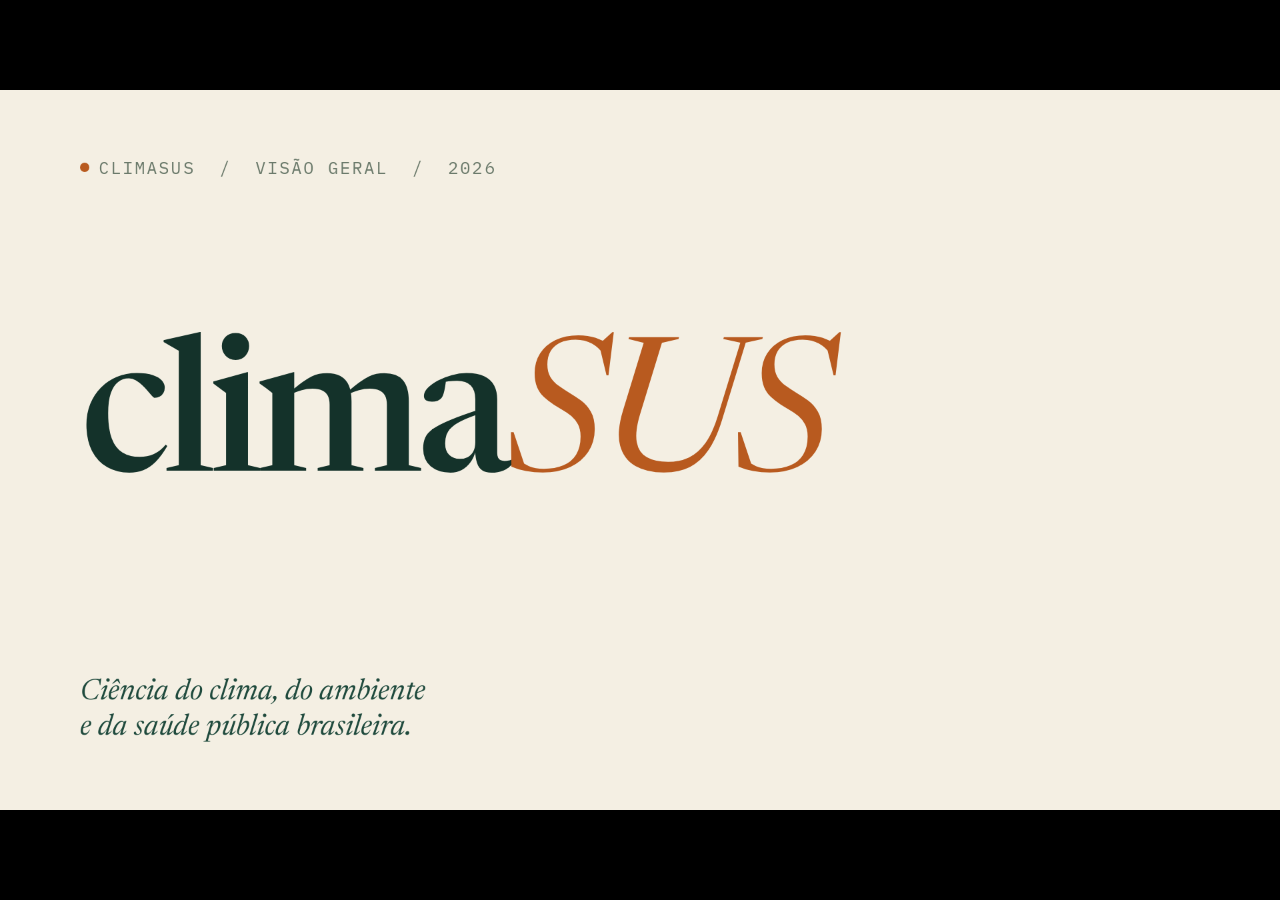
<file: climaSUS Overview v4.html>
<!doctype html>
<html lang="pt-BR">
<head>
<meta charset="utf-8" />
<title>climaSUS — Visão geral</title>
<link rel="preconnect" href="https://fonts.googleapis.com">
<link rel="preconnect" href="https://fonts.gstatic.com" crossorigin>
<link href="https://fonts.googleapis.com/css2?family=Newsreader:ital,opsz,wght@0,6..72,400;0,6..72,500;0,6..72,600;1,6..72,400&family=IBM+Plex+Sans:wght@300;400;500;600;700&family=IBM+Plex+Mono:wght@400;500&display=swap" rel="stylesheet">
<script type="application/json" id="speaker-notes">
[
  "Bom dia. O climaSUS é um ecossistema brasileiro de código aberto que conecta ciência atmosférica, dados ambientais e saúde pública. Ele nasce para responder a uma pergunta concreta dos gestores do SUS: como antecipar, em escala municipal, os impactos do clima sobre a saúde da população, especialmente nos territórios mais vulneráveis. Nos próximos minutos, eu vou apresentar a arquitetura do sistema, com foco no SACS-Amazônia, nosso sistema de alerta de calor.",
  "O climaSUS tem cinco componentes que se sustentam mutuamente. As bibliotecas climasus4r e climasus4py são a infraestrutura científica — código aberto que permite a qualquer pesquisador, vigilância epidemiológica ou secretaria de saúde integrar e modelar dados de clima, ambiente e saúde com reprodutibilidade. O climasus+ é a plataforma digital interativa que traz essas mesmas funcionalidades para gestores e técnicos sem conhecimento de R ou Python — ponto e clique sobre o mesmo motor científico. O climasusEduca é a camada de capacitação, porque tecnologia sem capilaridade institucional não vira política pública. E o climasusAlerta, foco da nossa conversa hoje, é a plataforma operacional de alertas.",
  "O climasusAlerta não é um sistema único — é uma plataforma que sustenta múltiplos sistemas de alerta especializados, e cada um deles se ramifica em uma família de canais e interfaces direcionadas a públicos diferentes. Essa multiplicidade é o que garante que o alerta, de fato, chegue a quem precisa. Vejam o SACS-Amazônia, nosso sistema de calor: ele não existe apenas como um painel web central. Ele se desdobra em uma extensão para gestores municipais e estaduais — o dashboard de tomada de decisão; uma extensão para a Defesa Civil — com gatilhos automáticos para protocolos de crise e integração com o CEMADEN; uma extensão para a Atenção Básica, nas UBS — com protocolos clínicos, cartilhas e listas de prioridade para idosos, gestantes, ribeirinhos e indígenas; um aplicativo móvel para o cidadão, com notificação push baseada em geolocalização e voltado também aos agentes comunitários de saúde; e canais de comunicação massiva — boletins automáticos para TV, rádio e WhatsApp. Cada subsistema atende, de forma deliberada, um pilar do MHEWS: o painel cumpre o conhecimento do risco; o app e os boletins cumprem disseminação; a Defesa Civil e a UBS cumprem capacidade de resposta. Os outros dois sistemas da plataforma — SAQS, de qualidade do ar, e SASS, de secas — seguem exatamente a mesma lógica, com adaptações para o público específico de cada perigo: alertas de ar dialogam com escolas e hospitais em tempo real; alertas de seca dialogam com assistência social, segurança alimentar e saneamento. A premissa é simples: um alerta sem o canal adequado é apenas um arquivo no servidor.",
  "Toda a arquitetura se ancora nos quatro pilares do MHEWS, o framework multi-perigo da Organização Meteorológica Mundial. Conhecimento do risco — entender quem está exposto e por quê. Monitoramento e previsão — a ciência que detecta e antecipa o perigo. Disseminação de alertas — chegar a quem precisa, no tempo certo, na linguagem certa. E capacidade de resposta institucional e comunitária — porque um alerta sem resposta é apenas um aviso. Cada um dos três sistemas que opera na plataforma cumpre esses quatro pilares.",
  "Vamos abrir agora o primeiro e mais maduro desses sistemas: o SACS-Amazônia. SACS é o Sistema de Monitoramento e Alerta de Calor e Risco à Saúde para a Amazônia Brasileira. Ele segue as diretrizes da OMS e da Organização Meteorológica Mundial para sistemas de alerta de calor e saúde — os HHWS — mas adaptados ao clima tropical úmido, onde a umidade amplifica o estresse térmico mesmo em temperaturas que pareceriam moderadas em outras regiões do país.",
  "Um HHWS, segundo a OMS, tem quatro componentes inseparáveis. Previsão meteorológica, para detectar e antecipar o evento. Modelagem do impacto na saúde, para estimar quem está em risco e quanto. Coordenação de resposta, com ações pré-acordadas entre saúde, defesa civil e assistência social. E avaliação retrospectiva, com indicadores de desempenho — sensibilidade, especificidade, PSS — para sabermos se o sistema de fato está prevenindo dano. O SACS implementa os quatro.",
  "Esses quatro componentes se traduzem em três subsistemas operacionais. O primeiro é o subsistema meteorológico — a identificação objetiva de eventos de calor. Ele consome dados horários das estações automáticas do INMET, calcula índices bioclimáticos como WBGT, Heat Index e UTCI, e define o limiar de alerta pelo método percentílico recomendado pela OMS: o percentil 90 da climatologia local. O ponto fundamental aqui é evitar o erro clássico de aplicar limiares de zonas temperadas no contexto amazônico — cada município tem seu próprio limiar.",
  "O segundo subsistema é o de saúde. Ele liga o estresse térmico ao excesso de mortalidade, usando dados do SIM e do SIH do DATASUS, com uma janela de referência deslizante de cinco anos. A métrica central é a razão de mortalidade excessiva — quantos óbitos a mais estão ocorrendo em relação ao esperado para aquele período do ano. E é importante destacar: em populações ribeirinhas e indígenas o SIM subnotifica, então o sistema é desenhado para integrar relatórios de unidades locais e dados da FUNAI. Sem isso, a vigilância invisibiliza justamente quem está mais exposto.",
  "O terceiro subsistema é o de resposta — e ele se materializa em uma taxonomia de quatro níveis. Atenção, em verde-escuro, é pré-alerta: um dia acima do limiar. Aviso, em âmbar, é o alerta público completo, com dois ou mais dias consecutivos. Emergência, em vermelho, ativa protocolos de crise quando há três dias consecutivos e excesso de mortalidade acima de 10%. Extrema, em vermelho-escuro, é cenário de evacuação de vulneráveis. Cada nível tem gatilho objetivo e ação pré-acordada — o gestor não precisa decidir o que fazer no momento da crise.",
  "Para sustentar tudo isso, o SACS roda sobre um pipeline automatizado de dados do INMET. As estações automáticas alimentam um download Python, que consolida em um arquivo Parquet único. O SACS detecta a atualização desse arquivo a cada trinta segundos, recarrega os dados, computa os quinze índices bioclimáticos via climasus4r e atualiza o motor de alerta. Pode rodar manualmente, com um botão, ou em modo agendado, de hora em hora. É infraestrutura científica de produção, não protótipo.",
  "Voltando ao panorama do climasusAlerta: o segundo sistema da plataforma é o SAQS — qualidade do ar. A inovação aqui é a densidade. Em vez de depender de poucas estações de referência caras, o SAQS usa redes densas de sensores IoT de baixo custo para fazer monitoramento hiperlocal de PM 2.5 e gases tóxicos. Durante incêndios florestais, o algoritmo NowCast permite alertas imediatos, bairro a bairro, em vez de uma média municipal que esconde os picos.",
  "E o terceiro sistema é o SASS — secas. Aqui o desafio é oposto ao calor: a seca é um perigo de início lento, que se desenvolve por meses. O SASS monitora secas protraídas e integra previsões sazonais e sub-sazonais — S2S — para antecipar impactos sobre saúde, segurança alimentar e sistemas produtivos. Os três sistemas juntos formam uma cobertura completa: do calor agudo ao ar contaminado, da hora seguinte à estação seguinte. Obrigado."
]
</script>
<style>
  :root {
    --ink: #14322A;          /* deep forest green */
    --ink-2: #1F4A3D;
    --paper: #F4EFE3;        /* warm cream / pulp */
    --paper-2: #E6DEC8;
    --rule: #1F4A3D;
    --muted: #6B7A6B;
    --accent: #B85A1F;       /* warm canopy / amber-rust */
    --accent-2: #5C8A3A;     /* moss / leaf green */
    --gold: #C9A036;

    --type-title: 92px;
    --type-section: 132px;
    --type-h1: 72px;
    --type-h2: 56px;
    --type-body: 32px;
    --type-small: 26px;
    --type-eyebrow: 26px;
    --type-mega: 220px;

    --pad-top: 96px;
    --pad-bottom: 96px;
    --pad-x: 120px;
    --gap-title: 56px;
    --gap-item: 28px;
  }

  html, body { margin: 0; padding: 0; background: #0a0a0a; }
  body { font-family: "IBM Plex Sans", system-ui, sans-serif; color: var(--ink); }

  deck-stage section {
    background: var(--paper);
    color: var(--ink);
    overflow: hidden;
    position: relative;
  }

  /* Shared chrome */
  .chrome-tl, .chrome-br {
    position: absolute;
    font-family: "IBM Plex Mono", monospace;
    font-size: 24px;
    color: var(--muted);
    letter-spacing: 0.08em;
    text-transform: uppercase;
  }
  .chrome-tl { top: 56px; left: var(--pad-x); }
  .chrome-br { bottom: 56px; right: var(--pad-x); }

  .wordmark {
    font-family: "Newsreader", serif;
    font-weight: 500;
    letter-spacing: -0.01em;
    color: var(--ink);
  }
  .wordmark .alt { font-style: italic; color: var(--accent); font-weight: 400; }

  .eyebrow {
    font-family: "IBM Plex Mono", monospace;
    font-size: var(--type-eyebrow);
    text-transform: uppercase;
    letter-spacing: 0.16em;
    color: var(--muted);
  }

  .rule {
    height: 1px;
    background: var(--ink);
    opacity: 0.18;
    width: 100%;
  }

  .h-title {
    font-family: "Newsreader", serif;
    font-weight: 500;
    font-size: var(--type-h1);
    line-height: 1.02;
    letter-spacing: -0.02em;
    margin: 0;
    color: var(--ink);
  }
  .h-title .it { font-style: italic; font-weight: 400; color: var(--accent); }

  .body { font-size: var(--type-body); line-height: 1.4; color: var(--ink-2); margin: 0; }
  .small { font-size: var(--type-small); line-height: 1.4; color: var(--muted); margin: 0; }

  /* ============ SLIDE 1 — CAPA ============ */
  .s-cover {
    padding: var(--pad-top) var(--pad-x) var(--pad-bottom);
    display: flex;
    flex-direction: column;
    justify-content: space-between;
  }
  .s-cover .cover-wordmark {
    font-size: 280px;
    line-height: 0.92;
    letter-spacing: -0.04em;
  }
  .s-cover .cover-meta {
    display: flex;
    justify-content: space-between;
    align-items: flex-end;
    gap: 80px;
  }
  .s-cover .cover-tagline {
    font-family: "Newsreader", serif;
    font-style: italic;
    font-size: 44px;
    line-height: 1.2;
    color: var(--ink-2);
    max-width: 900px;
    font-weight: 400;
  }
  .s-cover .cover-org {
    text-align: right;
    font-family: "IBM Plex Mono", monospace;
    font-size: 22px;
    color: var(--muted);
    letter-spacing: 0.12em;
    text-transform: uppercase;
    line-height: 1.6;
  }

  /* ============ SLIDE 2 — ECOSSISTEMA ============ */
  .s-eco {
    padding: var(--pad-top) var(--pad-x) var(--pad-bottom);
    display: flex;
    flex-direction: column;
    gap: 60px;
  }
  .s-eco .head { display: flex; justify-content: space-between; align-items: baseline; }
  .s-eco .grid {
    display: grid;
    grid-template-columns: repeat(4, 1fr);
    gap: 28px;
    flex: 1;
  }
  .eco-card {
    border: 1px solid rgba(11,31,58,0.18);
    background: rgba(255,255,255,0.5);
    padding: 44px 36px;
    display: flex;
    flex-direction: column;
    justify-content: space-between;
    min-height: 540px;
  }
  .eco-card .num {
    font-family: "IBM Plex Mono", monospace;
    font-size: 24px;
    color: var(--muted);
    letter-spacing: 0.12em;
  }
  .eco-card h3 {
    font-family: "Newsreader", serif;
    font-weight: 500;
    font-size: 44px;
    line-height: 1.05;
    margin: 0 0 18px;
    letter-spacing: -0.015em;
  }
  .eco-card h3 .it { font-style: italic; color: var(--accent); font-weight: 400; }
  .eco-card .desc { font-size: 24px; line-height: 1.4; color: var(--ink-2); }
  .eco-card .tag {
    font-family: "IBM Plex Mono", monospace;
    font-size: 24px;
    text-transform: uppercase;
    letter-spacing: 0.14em;
    color: var(--accent-2);
    border-top: 1px solid rgba(11,31,58,0.18);
    padding-top: 18px;
  }
  .eco-card.featured {
    background: var(--ink);
    color: var(--paper);
    border-color: var(--ink);
  }
  .eco-card.featured .num { color: rgba(245,242,235,0.6); }
  .eco-card.featured h3 { color: var(--paper); }
  .eco-card.featured h3 .it { color: #E6A87A; }
  .eco-card.featured .desc { color: rgba(245,242,235,0.8); }
  .eco-card.featured .tag { color: #E6A87A; border-color: rgba(245,242,235,0.2); }

  /* ============ SLIDE 3 — ALERTA DEFINIÇÃO ============ */
  .s-alerta {
    padding: var(--pad-top) var(--pad-x) var(--pad-bottom);
    display: grid;
    grid-template-columns: 1fr 1fr;
    gap: 100px;
    align-items: center;
  }
  .s-alerta .left { display: flex; flex-direction: column; gap: 40px; }
  .s-alerta .quote {
    font-family: "Newsreader", serif;
    font-weight: 400;
    font-size: 60px;
    line-height: 1.15;
    letter-spacing: -0.015em;
    color: var(--ink);
  }
  .s-alerta .quote .em { font-style: italic; color: var(--accent); }
  .s-alerta .right { display: flex; align-items: center; justify-content: center; }

  /* ============ SLIDE 3 (NOVO) — CANAIS / EXTENSÕES ============ */
  .s-canais {
    padding: 56px var(--pad-x) 40px;
    display: flex;
    flex-direction: column;
    gap: 18px;
  }
  .s-canais .head {
    display: flex;
    justify-content: space-between;
    align-items: flex-end;
    gap: 60px;
  }
  .s-canais .head h2 {
    font-family: "Newsreader", serif;
    font-weight: 500;
    font-size: 52px;
    line-height: 1.0;
    letter-spacing: -0.02em;
    margin: 12px 0 0;
    color: var(--ink);
  }
  .s-canais .head h2 .it { font-style: italic; color: var(--accent); font-weight: 400; }
  .s-canais .head .lede {
    font-family: "Newsreader", serif;
    font-style: italic;
    font-size: 28px;
    line-height: 1.3;
    color: var(--ink-2);
    max-width: 600px;
    text-align: right;
  }
  .canais-stack {
    display: flex;
    flex-direction: column;
    border-top: 1px solid var(--ink);
    border-bottom: 1px solid var(--ink);
  }
  .canal-row {
    display: grid;
    grid-template-columns: 340px 1fr;
    gap: 40px;
    align-items: stretch;
    padding: 14px 0;
    border-bottom: 1px solid rgba(11,31,58,0.18);
  }
  .canal-row:last-child { border-bottom: none; }

  .canal-trunk {
    display: flex;
    flex-direction: column;
    justify-content: center;
    gap: 10px;
    padding-right: 32px;
    border-right: 1px solid rgba(11,31,58,0.18);
  }
  .canal-trunk .code {
    font-family: "IBM Plex Mono", monospace;
    font-size: 24px;
    text-transform: uppercase;
    letter-spacing: 0.14em;
    color: var(--muted);
  }
  .canal-trunk .name {
    font-family: "Newsreader", serif;
    font-weight: 500;
    font-size: 56px;
    line-height: 0.95;
    letter-spacing: -0.02em;
    color: var(--ink);
  }
  .canal-trunk .name .it { font-style: italic; color: var(--accent); font-weight: 400; }
  .canal-trunk .hazard {
    font-family: "IBM Plex Mono", monospace;
    font-size: 24px;
    text-transform: uppercase;
    letter-spacing: 0.12em;
    color: var(--accent);
    margin-top: 4px;
  }

  .canal-branches {
    display: grid;
    grid-template-columns: repeat(5, 1fr);
    gap: 14px;
  }
  .canal-card {
    border: 1px solid rgba(11,31,58,0.18);
    background: rgba(255,255,255,0.55);
    padding: 14px 16px;
    display: flex;
    flex-direction: column;
    justify-content: space-between;
    gap: 8px;
    min-height: 172px;
  }
  .canal-card .ch-icon {
    font-family: "IBM Plex Mono", monospace;
    font-size: 24px;
    letter-spacing: 0.12em;
    color: var(--accent-2);
    text-transform: uppercase;
  }
  .canal-card .ch-name {
    font-family: "Newsreader", serif;
    font-weight: 500;
    font-size: 28px;
    line-height: 1.05;
    letter-spacing: -0.01em;
    color: var(--ink);
  }
  .canal-card .ch-aud {
    font-family: "IBM Plex Sans", system-ui, sans-serif;
    font-size: 24px;
    letter-spacing: 0;
    color: var(--muted);
    text-transform: none;
    line-height: 1.25;
  }

  /* featured: SACS row darker to signal "foco" */
  .canal-row.featured .canal-trunk .name { color: var(--ink); }
  .canal-row.featured .canal-trunk .name .it { color: var(--accent); }
  .canal-row.featured .canal-card {
    background: var(--paper-2);
  }

  .s-canais .footnote {
    font-family: "IBM Plex Mono", monospace;
    font-size: 24px;
    color: var(--muted);
    letter-spacing: 0.08em;
    text-transform: uppercase;
    margin-top: 4px;
  }

  /* ============ SLIDE 4 — 4 PILARES ============ */
  .s-pilares {
    padding: var(--pad-top) var(--pad-x) var(--pad-bottom);
    display: flex;
    flex-direction: column;
    gap: 60px;
  }
  .s-pilares .head { display: flex; justify-content: space-between; align-items: baseline; }
  .s-pilares .grid {
    display: grid;
    grid-template-columns: repeat(4, 1fr);
    gap: 0;
    flex: 1;
    border-top: 1px solid var(--ink);
    border-bottom: 1px solid var(--ink);
  }
  .pilar {
    padding: 44px 36px 44px 0;
    display: flex;
    flex-direction: column;
    gap: 24px;
    border-right: 1px solid rgba(11,31,58,0.18);
  }
  .pilar:last-child { border-right: none; }
  .pilar:not(:first-child) { padding-left: 36px; }
  .pilar .num {
    font-family: "Newsreader", serif;
    font-weight: 400;
    font-style: italic;
    font-size: 96px;
    line-height: 1;
    color: var(--accent);
  }
  .pilar h4 {
    font-family: "Newsreader", serif;
    font-weight: 500;
    font-size: 38px;
    line-height: 1.1;
    margin: 0;
    letter-spacing: -0.01em;
  }
  .pilar p {
    font-size: 24px;
    line-height: 1.4;
    color: var(--ink-2);
    margin: 0;
  }

  /* ============ SLIDES 5-7 — SISTEMAS ============ */
  .s-sistema {
    padding: var(--pad-top) var(--pad-x) var(--pad-bottom);
    display: grid;
    grid-template-columns: 1.05fr 1fr;
    gap: 100px;
    align-items: stretch;
  }
  .sistema-left {
    display: flex;
    flex-direction: column;
    gap: 40px;
    justify-content: space-between;
  }
  .sistema-code {
    font-family: "IBM Plex Mono", monospace;
    font-size: 24px;
    color: var(--accent);
    letter-spacing: 0.16em;
    text-transform: uppercase;
  }
  .sistema-name {
    font-family: "Newsreader", serif;
    font-weight: 500;
    font-size: 84px;
    line-height: 1;
    letter-spacing: -0.02em;
    margin: 0;
  }
  .sistema-name .it { font-style: italic; color: var(--accent); font-weight: 400; }
  .sistema-sub {
    font-family: "IBM Plex Mono", monospace;
    font-size: 22px;
    text-transform: uppercase;
    letter-spacing: 0.14em;
    color: var(--muted);
  }
  .sistema-lede {
    font-family: "Newsreader", serif;
    font-weight: 400;
    font-size: 38px;
    line-height: 1.3;
    color: var(--ink);
    letter-spacing: -0.005em;
  }
  .sistema-lede .em { font-style: italic; color: var(--accent); }

  .sistema-attrs {
    display: flex;
    flex-direction: column;
    gap: 0;
    border-top: 1px solid rgba(11,31,58,0.2);
  }
  .attr-row {
    display: grid;
    grid-template-columns: 200px 1fr;
    gap: 32px;
    padding: 22px 0;
    border-bottom: 1px solid rgba(11,31,58,0.12);
  }
  .attr-key {
    font-family: "IBM Plex Mono", monospace;
    font-size: 24px;
    text-transform: uppercase;
    letter-spacing: 0.12em;
    color: var(--muted);
    padding-top: 4px;
  }
  .attr-val {
    font-size: 26px;
    line-height: 1.35;
    color: var(--ink);
  }

  .sistema-right {
    background: var(--paper-2);
    border: 1px solid rgba(11,31,58,0.12);
    display: flex;
    align-items: center;
    justify-content: center;
    padding: 48px;
    position: relative;
  }
  .sistema-right.dark {
    background: var(--ink);
    border-color: var(--ink);
    color: var(--paper);
  }
  .sistema-right .caption {
    position: absolute;
    bottom: 28px;
    left: 32px;
    right: 32px;
    font-family: "IBM Plex Mono", monospace;
    font-size: 24px;
    color: var(--muted);
    letter-spacing: 0.1em;
    text-transform: uppercase;
  }
  .sistema-right.dark .caption { color: rgba(245,242,235,0.55); }

  .sistema-bignum {
    font-family: "Newsreader", serif;
    font-weight: 400;
    font-style: italic;
    font-size: 320px;
    line-height: 0.9;
    color: var(--accent);
    letter-spacing: -0.04em;
  }

  /* ============ SACS SECTION SLIDES ============ */
  .s-sacs-opener {
    padding: var(--pad-top) var(--pad-x) var(--pad-bottom);
    display: grid;
    grid-template-columns: 1.1fr 1fr;
    gap: 100px;
    align-items: center;
    background: var(--ink);
    color: var(--paper);
  }
  .s-sacs-opener .eyebrow { color: rgba(245,242,235,0.55); }
  .s-sacs-opener h1 {
    font-family: "Newsreader", serif;
    font-weight: 500;
    font-size: 144px;
    line-height: 0.92;
    letter-spacing: -0.03em;
    margin: 0;
    color: var(--paper);
  }
  .s-sacs-opener h1 .it { font-style: italic; color: #E6A87A; font-weight: 400; }
  .s-sacs-opener .lede {
    font-family: "Newsreader", serif;
    font-weight: 400;
    font-size: 38px;
    line-height: 1.3;
    color: rgba(245,242,235,0.85);
    letter-spacing: -0.005em;
    max-width: 720px;
  }
  .s-sacs-opener .right {
    display: flex;
    flex-direction: column;
    gap: 40px;
    border-left: 1px solid rgba(245,242,235,0.2);
    padding-left: 80px;
  }
  .s-sacs-opener .right .meta-block { display: flex; flex-direction: column; gap: 12px; }
  .s-sacs-opener .right .meta-key {
    font-family: "IBM Plex Mono", monospace;
    font-size: 22px;
    text-transform: uppercase;
    letter-spacing: 0.14em;
    color: rgba(245,242,235,0.5);
  }
  .s-sacs-opener .right .meta-val {
    font-family: "Newsreader", serif;
    font-size: 34px;
    line-height: 1.25;
    color: var(--paper);
  }

  .s-hhws {
    padding: var(--pad-top) var(--pad-x) var(--pad-bottom);
    display: flex;
    flex-direction: column;
    gap: 60px;
  }
  .s-hhws .head { display: flex; justify-content: space-between; align-items: baseline; }
  .s-hhws .grid {
    display: grid;
    grid-template-columns: repeat(4, 1fr);
    gap: 0;
    flex: 1;
    border-top: 1px solid var(--ink);
    border-bottom: 1px solid var(--ink);
  }
  .hhws-col {
    padding: 44px 36px 44px 0;
    display: flex;
    flex-direction: column;
    gap: 24px;
    border-right: 1px solid rgba(11,31,58,0.18);
  }
  .hhws-col:last-child { border-right: none; }
  .hhws-col:not(:first-child) { padding-left: 36px; }
  .hhws-col .num {
    font-family: "Newsreader", serif;
    font-weight: 400;
    font-style: italic;
    font-size: 96px;
    line-height: 1;
    color: var(--accent);
  }
  .hhws-col h4 {
    font-family: "Newsreader", serif;
    font-weight: 500;
    font-size: 38px;
    line-height: 1.1;
    margin: 0;
    letter-spacing: -0.01em;
  }
  .hhws-col p { font-size: 24px; line-height: 1.4; color: var(--ink-2); margin: 0; }

  .s-sub {
    padding: var(--pad-top) var(--pad-x) var(--pad-bottom);
    display: grid;
    grid-template-columns: 1fr 1fr;
    gap: 100px;
    align-items: stretch;
  }
  .s-sub .left { display: flex; flex-direction: column; gap: 40px; justify-content: space-between; }
  .s-sub .sub-tag {
    font-family: "IBM Plex Mono", monospace;
    font-size: 24px;
    color: var(--accent);
    letter-spacing: 0.16em;
    text-transform: uppercase;
  }
  .s-sub h2 {
    font-family: "Newsreader", serif;
    font-weight: 500;
    font-size: 80px;
    line-height: 1;
    letter-spacing: -0.02em;
    margin: 24px 0 0;
  }
  .s-sub h2 .it { font-style: italic; color: var(--accent); font-weight: 400; }
  .s-sub .lede {
    font-family: "Newsreader", serif;
    font-size: 36px;
    line-height: 1.3;
    color: var(--ink);
    letter-spacing: -0.005em;
  }
  .s-sub .lede .em { font-style: italic; color: var(--accent); }

  .s-sub .right {
    background: var(--paper-2);
    border: 1px solid rgba(11,31,58,0.12);
    padding: 56px;
    display: flex;
    flex-direction: column;
    justify-content: center;
    gap: 36px;
    position: relative;
  }
  .s-sub .right.dark { background: var(--ink); border-color: var(--ink); color: var(--paper); }
  .stat-big {
    font-family: "Newsreader", serif;
    font-weight: 400;
    font-style: italic;
    font-size: 200px;
    line-height: 0.9;
    color: var(--accent);
    letter-spacing: -0.04em;
  }
  .s-sub .right .stat-label {
    font-family: "IBM Plex Mono", monospace;
    font-size: 22px;
    text-transform: uppercase;
    letter-spacing: 0.14em;
    color: var(--muted);
  }
  .s-sub .right.dark .stat-label { color: rgba(245,242,235,0.6); }
  .s-sub .right .stat-desc { font-size: 26px; line-height: 1.4; color: var(--ink-2); }
  .s-sub .right.dark .stat-desc { color: rgba(245,242,235,0.85); }

  /* ALERT LEVELS — 4 cards */
  .s-alerts {
    padding: var(--pad-top) var(--pad-x) var(--pad-bottom);
    display: flex;
    flex-direction: column;
    gap: 56px;
  }
  .s-alerts .head { display: flex; justify-content: space-between; align-items: baseline; }
  .s-alerts .grid { display: grid; grid-template-columns: repeat(4, 1fr); gap: 24px; flex: 1; }
  .alert-card {
    border: 1px solid rgba(11,31,58,0.18);
    padding: 36px 32px;
    display: flex;
    flex-direction: column;
    justify-content: space-between;
    min-height: 580px;
    position: relative;
    background: rgba(255,255,255,0.5);
  }
  .alert-card .level-dot {
    width: 28px; height: 28px; border-radius: 50%;
    margin-bottom: 28px;
  }
  .alert-card .level-num {
    font-family: "IBM Plex Mono", monospace;
    font-size: 22px;
    color: var(--muted);
    letter-spacing: 0.14em;
  }
  .alert-card h3 {
    font-family: "Newsreader", serif;
    font-weight: 500;
    font-size: 48px;
    line-height: 1;
    letter-spacing: -0.01em;
    margin: 8px 0 32px;
  }
  .alert-card .trig-label {
    font-family: "IBM Plex Mono", monospace;
    font-size: 18px;
    text-transform: uppercase;
    letter-spacing: 0.12em;
    color: var(--muted);
    margin-bottom: 10px;
  }
  .alert-card .trig {
    font-size: 24px;
    line-height: 1.35;
    color: var(--ink);
    margin-bottom: 28px;
  }
  .alert-card .action {
    font-family: "Newsreader", serif;
    font-style: italic;
    font-size: 24px;
    line-height: 1.35;
    color: var(--ink-2);
    border-top: 1px solid rgba(11,31,58,0.18);
    padding-top: 22px;
  }
  .alert-card.lvl-1 { border-top: 6px solid #5C8A3A; }
  .alert-card.lvl-2 { border-top: 6px solid #C9A036; }
  .alert-card.lvl-3 { border-top: 6px solid #B85A1F; }
  .alert-card.lvl-4 { border-top: 6px solid #5A1F0E; background: var(--ink); color: var(--paper); border-color: var(--ink); border-top-color: #5A1F0E; }
  .alert-card.lvl-4 .level-num { color: rgba(245,242,235,0.55); }
  .alert-card.lvl-4 h3 { color: var(--paper); }
  .alert-card.lvl-4 .trig-label { color: rgba(245,242,235,0.55); }
  .alert-card.lvl-4 .trig { color: var(--paper); }
  .alert-card.lvl-4 .action { color: rgba(245,242,235,0.85); border-color: rgba(245,242,235,0.2); }
  .alert-card.lvl-1 .level-dot { background: #5C8A3A; }
  .alert-card.lvl-2 .level-dot { background: #C9A036; }
  .alert-card.lvl-3 .level-dot { background: #B85A1F; }
  .alert-card.lvl-4 .level-dot { background: #5A1F0E; }

  /* PIPELINE — vertical flow */
  .s-pipeline {
    padding: var(--pad-top) var(--pad-x) var(--pad-bottom);
    display: grid;
    grid-template-columns: 1fr 1.1fr;
    gap: 100px;
    align-items: center;
  }
  .s-pipeline .left { display: flex; flex-direction: column; gap: 40px; }
  .s-pipeline .right {
    display: flex;
    flex-direction: column;
    align-items: stretch;
    gap: 0;
  }
  .pipe-step {
    display: grid;
    grid-template-columns: 100px 1fr;
    gap: 32px;
    align-items: center;
  }
  .pipe-step .marker {
    display: flex;
    flex-direction: column;
    align-items: center;
    align-self: stretch;
  }
  .pipe-step .marker .dot {
    width: 18px; height: 18px; border-radius: 50%;
    background: var(--ink);
    flex-shrink: 0;
    margin: 12px 0;
  }
  .pipe-step .marker .line { width: 1px; flex: 1; background: rgba(11,31,58,0.3); min-height: 24px; }
  .pipe-step:first-child .marker { padding-top: 0; }
  .pipe-step:last-child .marker .line:last-child { display: none; }
  .pipe-step .body {
    background: var(--paper-2);
    border: 1px solid rgba(11,31,58,0.15);
    padding: 22px 28px;
    display: flex;
    flex-direction: column;
    gap: 6px;
  }
  .pipe-step .body.featured { background: var(--ink); color: var(--paper); border-color: var(--ink); }
  .pipe-step .body.featured .pipe-key { color: #E6A87A; }
  .pipe-step .body.featured .pipe-desc { color: rgba(245,242,235,0.85); }
  .pipe-key {
    font-family: "IBM Plex Mono", monospace;
    font-size: 20px;
    text-transform: uppercase;
    letter-spacing: 0.14em;
    color: var(--accent);
  }
  .pipe-desc {
    font-size: 26px;
    line-height: 1.3;
    color: var(--ink);
  }

  /* SVG diagram common */
  svg .ink { stroke: #14322A; }
  svg .ink-fill { fill: #14322A; }
  svg .accent { stroke: #B85A1F; }
  svg .accent-fill { fill: #B85A1F; }
  svg .accent2 { stroke: #5C8A3A; }
  svg .accent2-fill { fill: #5C8A3A; }
  svg text { font-family: "IBM Plex Mono", monospace; fill: #14322A; }

  /* validators */
  [data-om-validate-min-font="24"] { /* sentinel */ }
</style>
</head>
<body>

<deck-stage width="1920" height="1080">

  <!-- =========================================================
       SLIDE 1 — CAPA
       ========================================================= -->
  <section data-label="01 Capa" class="s-cover">
    <div>
      <div class="chrome-tl" style="position:static; padding:0; font-size:26px;">
        <span style="display:inline-flex; align-items:center; gap:14px;">
          <span style="display:inline-block; width:14px; height:14px; background:var(--accent); border-radius:50%;"></span>
          <span>CLIMASUS &nbsp;/&nbsp; VISÃO GERAL &nbsp;/&nbsp; 2026</span>
        </span>
      </div>
    </div>

    <div class="wordmark cover-wordmark">
      clima<span class="alt">SUS</span>
    </div>

    <div class="cover-meta">
      <div class="cover-tagline">
        Ciência do clima, do ambiente <br/>
        e da saúde pública brasileira.
      </div>
      <div class="cover-org" style="font-size:26px;">
</div>
    </div>
  </section>

  <!-- =========================================================
       SLIDE 2 — ECOSSISTEMA
       ========================================================= -->
  <section data-label="02 Ecossistema" class="s-eco">
    <div class="head">
      <div>
        <div class="eyebrow" style="margin-bottom: 18px;">§ 01 &nbsp;·&nbsp; Ecossistema</div>
        <h2 class="h-title">Cinco componentes, <br/>uma arquitetura aberta.</h2>
      </div>
      <div class="small" style="max-width: 460px; text-align: right;">
        Tudo é código aberto e reprodutível,<br/>desenhado para integração com<br/>a vigilância em saúde no SUS.
      </div>
    </div>

    <div class="grid" style="grid-template-columns: repeat(5, 1fr); gap: 20px;">
      <div class="eco-card">
        <div>
          <div class="num">01 &nbsp;·&nbsp; BIBLIOTECA R</div>
          <h3 style="margin-top: 28px;">climasus<span class="it">4r</span></h3>
          <div class="desc">Integração, análise e modelagem de dados de clima, ambiente e saúde em R.</div>
        </div>
        <div class="tag">Pesquisa &nbsp;·&nbsp; Vigilância</div>
      </div>

      <div class="eco-card">
        <div>
          <div class="num">02 &nbsp;·&nbsp; BIBLIOTECA PYTHON</div>
          <h3 style="margin-top: 28px;">climasus<span class="it">4py</span></h3>
          <div class="desc">Mesmo arcabouço científico em Python, para pipelines e aprendizado de máquina.</div>
        </div>
        <div class="tag">Modelagem &nbsp;·&nbsp; ML</div>
      </div>

      <div class="eco-card">
        <div>
          <div class="num">03 &nbsp;·&nbsp; PLATAFORMA INTERATIVA</div>
          <h3 style="margin-top: 28px;">climasus<span class="it">+</span></h3>
          <div class="desc">Plataforma digital ponto-e-clique que integra as funções de climasus4r e climasus4py para usuários sem programação.</div>
        </div>
        <div class="tag">Gestores &nbsp;·&nbsp; SUS</div>
      </div>

      <div class="eco-card">
        <div>
          <div class="num">04 &nbsp;·&nbsp; CAPACITAÇÃO</div>
          <h3 style="margin-top: 28px;">climasus<span class="it">Educa</span></h3>
          <div class="desc">Formação de gestores, técnicos do SUS e pesquisadores em clima e saúde.</div>
        </div>
        <div class="tag">Capilaridade institucional</div>
      </div>

      <div class="eco-card featured">
        <div>
          <div class="num">05 &nbsp;·&nbsp; PLATAFORMA OPERACIONAL</div>
          <h3 style="margin-top: 28px;">climasus<span class="it">Alerta</span></h3>
          <div class="desc">Sistemas de alerta precoce multirriscos.</div>
        </div>
        <div class="tag">Foco desta apresentação</div>
      </div>
    </div>
  </section>

  <!-- =========================================================
       SLIDE 3 — climasusAlerta · família de canais / extensões
       ========================================================= -->
  <section data-label="03 climasusAlerta" class="s-canais">
    <div class="head">
      <div>
        <div class="eyebrow" style="margin-bottom: 14px;">§ 02 &nbsp;·&nbsp; climasusAlerta</div>
        <h2>Cada sistema, <br/>uma <span class="it">família de canais</span>.</h2>
      </div>
      <div class="lede">
        Para cada perigo, um sistema científico. Para cada sistema, uma constelação de interfaces especializadas — porque um alerta sem canal adequado é apenas um arquivo no servidor.
      </div>
    </div>

    <div class="canais-stack">

      <!-- ============ SACS — calor ============ -->
      <div class="canal-row featured">
        <div class="canal-trunk">
          <div class="code">Sistema 01 / 03</div>
          <div class="name">SACS<span class="it">‑Amazônia</span></div>
          <div class="hazard">Calor extremo · saúde</div>
        </div>
        <div class="canal-branches">

          <div class="canal-card">
            <div class="ch-icon">▢&nbsp; PAINEL WEB</div>
            <div class="ch-name">SACS para <em style="font-style: italic; color: var(--accent);">Gestores</em></div>
            <div class="ch-aud">Secretarias de Saúde · decisão</div>
          </div>

          <div class="canal-card">
            <div class="ch-icon">□&nbsp; MÓVEL</div>
            <div class="ch-name">App SACS <em style="font-style: italic; color: var(--accent);">Cidadão</em></div>
            <div class="ch-aud">Push geolocalizado · agentes</div>
          </div>

          <div class="canal-card">
            <div class="ch-icon">△&nbsp; INSTITUCIONAL</div>
            <div class="ch-name">SACS para <em style="font-style: italic; color: var(--accent);">Defesa Civil</em></div>
            <div class="ch-aud">Protocolos de crise · CEMADEN</div>
          </div>

          <div class="canal-card">
            <div class="ch-icon">+&nbsp; ATENÇÃO BÁSICA</div>
            <div class="ch-name">SACS para <em style="font-style: italic; color: var(--accent);">UBS</em></div>
            <div class="ch-aud">Idosos · ribeirinhos · indígenas</div>
          </div>

          <div class="canal-card">
            <div class="ch-icon">◇&nbsp; MASSIVO</div>
            <div class="ch-name">Boletim <em style="font-style: italic; color: var(--accent);">TV · Rádio · WhatsApp</em></div>
            <div class="ch-aud">Mídia massiva automatizada</div>
          </div>

        </div>
      </div>

      <!-- ============ SAQS — qualidade do ar ============ -->
      <div class="canal-row">
        <div class="canal-trunk">
          <div class="code">Sistema 02 / 03</div>
          <div class="name">SAQS<span class="it">‑Amazônia</span></div>
          <div class="hazard">Qualidade do ar · PM 2.5</div>
        </div>
        <div class="canal-branches">

          <div class="canal-card">
            <div class="ch-icon">▢&nbsp; PAINEL WEB</div>
            <div class="ch-name">SAQS para <em style="font-style: italic; color: var(--accent);">Vigilância</em></div>
            <div class="ch-aud">Vigilância em Saúde · VIGIAR</div>
          </div>

          <div class="canal-card">
            <div class="ch-icon">□&nbsp; MÓVEL</div>
            <div class="ch-name">App SAQS <em style="font-style: italic; color: var(--accent);">Cidadão</em></div>
            <div class="ch-aud">Bairro-a-bairro · grupos de risco</div>
          </div>

          <div class="canal-card">
            <div class="ch-icon">△&nbsp; INSTITUCIONAL</div>
            <div class="ch-name">SAQS para <em style="font-style: italic; color: var(--accent);">Escolas</em></div>
            <div class="ch-aud">Suspensão · educação básica</div>
          </div>

          <div class="canal-card">
            <div class="ch-icon">+&nbsp; ATENÇÃO BÁSICA</div>
            <div class="ch-name">SAQS para <em style="font-style: italic; color: var(--accent);">UBS &amp; Hospitais</em></div>
            <div class="ch-aud">Pronto-atendimento respiratório</div>
          </div>

          <div class="canal-card">
            <div class="ch-icon">◇&nbsp; MASSIVO</div>
            <div class="ch-name">Boletim <em style="font-style: italic; color: var(--accent);">TV · Rádio · WhatsApp</em></div>
            <div class="ch-aud">Alerta de pluma · mídia</div>
          </div>

        </div>
      </div>

      <!-- ============ SASS — secas ============ -->
      <div class="canal-row">
        <div class="canal-trunk">
          <div class="code">Sistema 03 / 03</div>
          <div class="name">SASS<span class="it">‑Amazônia</span></div>
          <div class="hazard">Secas · S2S</div>
        </div>
        <div class="canal-branches">

          <div class="canal-card">
            <div class="ch-icon">▢&nbsp; PAINEL WEB</div>
            <div class="ch-name">SASS para <em style="font-style: italic; color: var(--accent);">Gestores</em></div>
            <div class="ch-aud">Planejamento sazonal · gestão</div>
          </div>

          <div class="canal-card">
            <div class="ch-icon">□&nbsp; MÓVEL</div>
            <div class="ch-name">App SASS <em style="font-style: italic; color: var(--accent);">Comunidades</em></div>
            <div class="ch-aud">Produtores · calendário hídrico</div>
          </div>

          <div class="canal-card">
            <div class="ch-icon">△&nbsp; INSTITUCIONAL</div>
            <div class="ch-name">SASS para <em style="font-style: italic; color: var(--accent);">Defesa Civil</em></div>
            <div class="ch-aud">Operação Estiagem · logística</div>
          </div>

          <div class="canal-card">
            <div class="ch-icon">+&nbsp; INTERSETORIAL</div>
            <div class="ch-name">SASS para <em style="font-style: italic; color: var(--accent);">Assistência &amp; UBS</em></div>
            <div class="ch-aud">Segurança alimentar · saúde</div>
          </div>

          <div class="canal-card">
            <div class="ch-icon">◇&nbsp; MASSIVO</div>
            <div class="ch-name">Boletim <em style="font-style: italic; color: var(--accent);">TV · Rádio · WhatsApp</em></div>
            <div class="ch-aud">Rádio comunitária · boletim</div>
          </div>

        </div>
      </div>

    </div>

    <div class="footnote">
      Cada canal cumpre, deliberadamente, um pilar do MHEWS &nbsp;·&nbsp; conhecimento &nbsp;·&nbsp; disseminação &nbsp;·&nbsp; resposta
    </div>
  </section>

  <!-- =========================================================
       SLIDE 4 — QUATRO PILARES MHEWS
       ========================================================= -->
  <section data-label="04 Quatro Pilares" class="s-pilares">
    <div class="head">
      <div>
        <div class="eyebrow" style="margin-bottom: 18px;">§ 03  ·  FUNDAMENTOS</div>
        <h2 class="h-title">Quatro pilares <br/>técnicos e operacionais.</h2>
      </div>
      <div class="small" style="max-width: 480px; text-align: right;">Multi-Hazard Early Warning System.
Framework da Organização
Meteorológica Mundial (WMO).
Protocolo de Enfrentamento ao calor extremo.</div>
    </div>

    <div class="grid">
      <div class="pilar">
        <div class="num">01</div>
        <h4>Conhecimento <br/>do risco</h4>
        <p>Mapeamento de exposição, vulnerabilidade e capacidade adaptativa nos territórios.</p>
      </div>
      <div class="pilar">
        <div class="num">02</div>
        <h4>Monitoramento <br/>e previsão</h4>
        <p>Detecção contínua e modelagem antecipatória do perigo, em alta resolução.</p>
      </div>
      <div class="pilar">
        <div class="num">03</div>
        <h4>Disseminação <br/>de alertas</h4>
        <p>Mensagens chegando a quem precisa, no tempo certo e na linguagem certa.</p>
      </div>
      <div class="pilar">
        <div class="num">04</div>
        <h4>Capacidade <br/>de resposta</h4>
        <p>Resposta institucional do SUS e ação comunitária preparada e coordenada.</p>
      </div>
    </div>
  </section>

  <!-- =========================================================
       SLIDE 5 — SACS OPENER
       ========================================================= -->
  <section data-label="05 SACS Abertura" class="s-sacs-opener">
    <div>
      <div class="eyebrow" style="margin-bottom: 28px;">§ 04 &nbsp;·&nbsp; Sistema em foco</div>
      <h1>SACS<span class="it"> - Amazônia.</span></h1>
      <div class="lede" style="margin-top: 48px;">
        Sistema de Monitoramento e Alerta de Calor e Risco à Saúde para a Amazônia Brasileira.
      </div>
    </div>
    <div class="right">
      <div class="meta-block">
        <div class="meta-key">Diretrizes</div>
        <div class="meta-val">OMS  • OMM  • Heat-Health Warning System (HHWS) • Protocolo de enfrentamento ao calor extremo </div>
      </div>
      <div class="meta-block">
        <div class="meta-key">Adaptação</div>
        <div class="meta-val">Clima tropical úmido — onde a umidade amplifica o estresse térmico.</div>
      </div>
      <div class="meta-block">
        <div class="meta-key">Estado</div>
        <div class="meta-val">v0.1-dev  ·  código aberto </div>
      </div>
    </div>
  </section>

  <!-- =========================================================
       SLIDE 6 — HHWS (4 COMPONENTES OMS/OMM)
       ========================================================= -->
  <section data-label="06 HHWS" class="s-hhws">
    <div class="head">
      <div>
        <div class="eyebrow" style="margin-bottom: 18px;">§ 04 &nbsp;·&nbsp; Definição HHWS</div>
        <h2 class="h-title">Quatro componentes <br/>de um sistema de alerta.</h2>
      </div>
      <div class="small" style="max-width: 520px; text-align: right;">
        Heat-Health Warning System.<br/>
        Diretrizes técnicas conjuntas <br/>da OMS e da OMM.
      </div>
    </div>

    <div class="grid">
      <div class="hhws-col">
        <div class="num">01</div>
        <h4>Previsão <br/>meteorológica</h4>
        <p>Detecção e antecipação de eventos de calor com séries históricas e dados em tempo real .</p>
      </div>
      <div class="hhws-col">
        <div class="num">02</div>
        <h4>Modelagem <br/>do impacto</h4>
        <p>Estimativa de quem está em risco, magnitude do dano esperado e tempo de resposta.</p>
      </div>
      <div class="hhws-col">
        <div class="num">03</div>
        <h4>Coordenação <br/>de resposta</h4>
        <p>Ações pré-acordadas entre saúde, defesa civil e assistência social por nível de alerta.</p>
      </div>
      <div class="hhws-col">
        <div class="num">04</div>
        <h4>Avaliação <br/>retrospectiva</h4>
        <p>Validação periódica com sensibilidade ≥ 0,80 &nbsp;·&nbsp; especificidade ≥ 0,70 &nbsp;·&nbsp; PSS &gt; 0,30.</p>
      </div>
    </div>
  </section>

  <!-- =========================================================
       SLIDE 7 — SUBSISTEMA 1 — METEOROLÓGICO
       ========================================================= -->
  <section data-label="07 Sub-1 Meteo" class="s-sub">
    <div class="left">
      <div>
        <div class="sub-tag">Subsistema 01 / 03 &nbsp;·&nbsp; Meteorológico</div>
        <h2>Identificação <br/>do <span class="it">evento</span>.</h2>
      </div>
      <div class="lede">
        Limiar de alerta no <span class="em">percentil 90</span> da climatologia local — adaptado a cada município, em vez de calibrado para zonas temperadas.
      </div>
      <div class="sistema-attrs">
        <div class="attr-row">
          <div class="attr-key">Fonte</div>
          <div class="attr-val">Estações automáticas INMET — coleta horária</div>
        </div>
        <div class="attr-row">
          <div class="attr-key">Índices</div>
          <div class="attr-val">WBGT, Heat Index, UTCI, PET, THI, ET, Tair</div>
        </div>
        <div class="attr-row">
          <div class="attr-key">Duração</div>
          <div class="attr-val">≥ 2 dias consecutivos acima do limiar</div>
        </div>
      </div>
    </div>

    <div class="right">
      <div class="stat-label">Limiar percentílico</div>
      <div class="stat-big">P<span style="font-size: 0.7em;">90</span></div>
      <div class="stat-desc">
        Calculado sobre o período de referência climatológica recomendado pela WMO (1981–2010 ou 1991–2020), por município.
      </div>
    </div>
  </section>

  <!-- =========================================================
       SLIDE 8 — SUBSISTEMA 2 — SAÚDE
       ========================================================= -->
  <section data-label="08 Sub-2 Saude" class="s-sub">
    <div class="left">
      <div>
        <div class="sub-tag">Subsistema 02 / 03 &nbsp;·&nbsp; Saúde</div>
        <h2>Modelagem <br/>do <span class="it">impacto</span>.</h2>
      </div>
      <div class="lede">
        Razão de <span class="em">mortalidade excessiva</span> calculada com janela deslizante de 5 anos — sobre dados do SIM e SIH/DATASUS.
      </div>
      <div class="sistema-attrs">
        <div class="attr-row">
          <div class="attr-key">Endpoint</div>
          <div class="attr-val">Mortalidade excessiva em ≥ 65 anos &nbsp;·&nbsp; CID-10</div>
        </div>
        <div class="attr-row">
          <div class="attr-key">Defasagem</div>
          <div class="attr-val">Pico térmico → pico de mortalidade: 3 a 5 dias na estação chuvosa</div>
        </div>
        <div class="attr-row">
          <div class="attr-key">Vulneráveis</div>
          <div class="attr-val">Idosos, ribeirinhos e indígenas — suplementar ao SIM com FUNAI e UBS</div>
        </div>
      </div>
    </div>

    <div class="right dark">
      <div class="stat-label" style="color: rgba(245,242,235,0.6);">Janela deslizante de referência</div>
      <div class="stat-big" style="color: #E6A87A;">5<span style="font-family: 'IBM Plex Sans'; font-style: normal; font-size: 0.35em; font-weight: 400; vertical-align: 0.5em; margin-left: 12px; letter-spacing: 0.05em; color: rgba(245,242,235,0.7);">anos</span></div>
      <div class="stat-desc">
        Esperado<sub>t</sub> &nbsp;=&nbsp; média de óbitos em t ± 15 dias, anos t-5 a t-1. Excesso<sub>t</sub> &nbsp;=&nbsp; observado − esperado.
      </div>
    </div>
  </section>

  <!-- =========================================================
       SLIDE 9 — SUBSISTEMA 3 + TAXONOMIA DE 4 NÍVEIS
       ========================================================= -->
  <section data-label="09 Sub-3 Niveis" class="s-alerts">
    <div class="head">
      <div>
        <div class="eyebrow" style="margin-bottom: 18px;">§ 04 &nbsp;·&nbsp; Subsistema 03 / 03 &nbsp;·&nbsp; Resposta</div>
        <h2 class="h-title">Quatro níveis. <br/>Quatro respostas pré-acordadas.</h2>
      </div>
      <div class="small" style="max-width: 460px; text-align: right;">
        Cada nível tem gatilho objetivo e ação correspondente — o gestor não decide no momento da crise.
      </div>
    </div>

    <div class="grid">
      <div class="alert-card lvl-1">
        <div>
          <div class="level-dot"></div>
          <div class="level-num">N1 &nbsp;·&nbsp; ATENÇÃO</div>
          <h3>Pré-alerta</h3>
          <div class="trig-label">Gatilho</div>
          <div class="trig">1 dia acima do limiar &nbsp;·&nbsp; HI previsto &gt; 48 °C</div>
        </div>
        <div class="action">Monitoramento intensificado e mensagem de aviso.</div>
      </div>

      <div class="alert-card lvl-2">
        <div>
          <div class="level-dot"></div>
          <div class="level-num">N2 &nbsp;·&nbsp; AVISO</div>
          <h3>Alerta público</h3>
          <div class="trig-label">Gatilho</div>
          <div class="trig">≥ 2 dias consecutivos &nbsp;·&nbsp; excesso 5–15%</div>
        </div>
        <div class="action">Ativação de emergência e comunicação ampla.</div>
      </div>

      <div class="alert-card lvl-3">
        <div>
          <div class="level-dot"></div>
          <div class="level-num">N3 &nbsp;·&nbsp; EMERGÊNCIA</div>
          <h3>Crise</h3>
          <div class="trig-label">Gatilho</div>
          <div class="trig">≥ 3 dias &nbsp;·&nbsp; excesso &gt; 10% &nbsp;·&nbsp; UR &gt; 60%</div>
        </div>
        <div class="action">Protocolos de crise; transporte de vulneráveis.</div>
      </div>

      <div class="alert-card lvl-4">
        <div>
          <div class="level-dot"></div>
          <div class="level-num">N4 &nbsp;·&nbsp; EXTREMA</div>
          <h3>Cenário severo</h3>
          <div class="trig-label">Gatilho</div>
          <div class="trig">≥ 5 dias &nbsp;·&nbsp; excesso &gt; 20% &nbsp;·&nbsp; HI &gt; 52 °C</div>
        </div>
        <div class="action">Standby de evacuação e medidas de racionamento.</div>
      </div>
    </div>
  </section>

  <!-- =========================================================
       SLIDE 10 — PIPELINE INMET
       ========================================================= -->
  <section data-label="10 Pipeline INMET" class="s-pipeline">
    <div class="left">
      <div class="eyebrow">§ 04 &nbsp;·&nbsp; Infraestrutura de dados</div>
      <h2 class="h-title" style="margin-top: 18px;">Pipeline <br/>INMET <span class="it">→</span> SACS.</h2>
      <div class="rule" style="width: 280px;"></div>
      <div class="body" style="font-size: 30px; max-width: 640px;">
        Atualização automática a cada hora. Detecção de novos dados a cada 30 segundos. Quinze índices bioclimáticos computados via <span style="font-style: italic; color: var(--accent);">climasus4r</span>.
      </div>
      <div class="small" style="font-size: 24px; max-width: 600px; color: var(--muted);">
        Execução manual via botão no painel ou agendada via APScheduler — em ambos os modos, infraestrutura científica de produção.
      </div>
    </div>

    <div class="right">
      <div class="pipe-step">
        <div class="marker"><div class="dot"></div><div class="line"></div></div>
        <div class="body">
          <div class="pipe-key">Fonte</div>
          <div class="pipe-desc">Estações automáticas INMET &nbsp;·&nbsp; API horária</div>
        </div>
      </div>
      <div class="pipe-step">
        <div class="marker"><div class="line"></div><div class="dot"></div><div class="line"></div></div>
        <div class="body">
          <div class="pipe-key">Download</div>
          <div class="pipe-desc">inmet_download_faster.py</div>
        </div>
      </div>
      <div class="pipe-step">
        <div class="marker"><div class="line"></div><div class="dot"></div><div class="line"></div></div>
        <div class="body">
          <div class="pipe-key">Consolidação</div>
          <div class="pipe-desc">data_preparation.py &nbsp;·&nbsp; master_observations.parquet</div>
        </div>
      </div>
      <div class="pipe-step">
        <div class="marker"><div class="line"></div><div class="dot"></div><div class="line"></div></div>
        <div class="body">
          <div class="pipe-key">Watcher</div>
          <div class="pipe-desc">SACS detecta novo Parquet a cada 30s</div>
        </div>
      </div>
      <div class="pipe-step">
        <div class="marker"><div class="line"></div><div class="dot"></div><div class="line"></div></div>
        <div class="body">
          <div class="pipe-key">Índices</div>
          <div class="pipe-desc">15 índices bioclimáticos via climasus4r</div>
        </div>
      </div>
      <div class="pipe-step">
        <div class="marker"><div class="line"></div><div class="dot"></div></div>
        <div class="body featured">
          <div class="pipe-key">Motor de alerta</div>
          <div class="pipe-desc">Limiar percentílico &nbsp;→&nbsp; nível de alerta &nbsp;→&nbsp; resposta</div>
        </div>
      </div>
    </div>
  </section>

  <!-- =========================================================
       SLIDE 6 — SAQS (QUALIDADE DO AR)
       ========================================================= -->
  <section data-label="11 SAQS Ar" class="s-sistema">
    <div class="sistema-left">
      <div>
        <div class="sistema-code">§ 05 &nbsp;·&nbsp; Demais sistemas &nbsp;·&nbsp; SAQS</div>
        <div class="sistema-sub" style="margin-top: 28px;">Amazônia &nbsp;·&nbsp; Qualidade do ar</div>
        <h2 class="sistema-name" style="margin-top: 16px;">SAQS</h2>
      </div>

      <div class="sistema-lede">
        Redes densas de <span class="em">sensores IoT de baixo custo</span> para vigilância hiperlocal de PM 2.5 e gases tóxicos.
      </div>

      <div class="sistema-attrs">
        <div class="attr-row">
          <div class="attr-key">Perigo</div>
          <div class="attr-val">Material particulado fino (PM 2.5) e gases — incêndios florestais</div>
        </div>
        <div class="attr-row">
          <div class="attr-key">Método</div>
          <div class="attr-val">Algoritmo NowCast para alertas imediatos em escala de bairro</div>
        </div>
        <div class="attr-row">
          <div class="attr-key">Saúde</div>
          <div class="attr-val">Doenças respiratórias agudas, asma, exacerbação cardiopulmonar</div>
        </div>
      </div>
    </div>

    <div class="sistema-right">
      <!-- Diagram: dense sensor grid -->
      <svg viewBox="0 0 600 700" width="100%" height="100%" style="max-width: 560px;">
        <!-- map-ish outline -->
        <path d="M 60 120 Q 180 80, 320 110 T 540 140 L 560 320 Q 520 460, 420 540 T 200 600 Q 100 580, 80 460 T 60 120 Z"
              fill="none" stroke="#14322A" stroke-width="1.5" opacity="0.5"/>
        <!-- river -->
        <path d="M 80 280 Q 220 260, 320 320 T 540 360"
              fill="none" stroke="#1F6B5E" stroke-width="2" opacity="0.45"/>

        <!-- sensor grid -->
        <g id="sensors">
          <!-- We'll draw a grid of dots, varying by intensity -->
        </g>
        <script>
          // Will fill from external below
        </script>
        <!-- fixed sensor dots (static markup) -->
        <!-- low intensity -->
        <circle cx="140" cy="200" r="5" fill="#5C8A3A"/>
        <circle cx="200" cy="180" r="5" fill="#5C8A3A"/>
        <circle cx="260" cy="200" r="5" fill="#C9A036"/>
        <circle cx="320" cy="180" r="6" fill="#C9A036"/>
        <circle cx="380" cy="200" r="6" fill="#B85A1F"/>
        <circle cx="440" cy="180" r="7" fill="#B85A1F"/>
        <circle cx="500" cy="220" r="5" fill="#C9A036"/>

        <circle cx="120" cy="260" r="5" fill="#5C8A3A"/>
        <circle cx="180" cy="280" r="6" fill="#C9A036"/>
        <circle cx="240" cy="260" r="7" fill="#B85A1F"/>
        <circle cx="300" cy="280" r="9" fill="#B85A1F"/>
        <circle cx="360" cy="260" r="9" fill="#B85A1F"/>
        <circle cx="420" cy="280" r="8" fill="#B85A1F"/>
        <circle cx="480" cy="280" r="6" fill="#C9A036"/>

        <circle cx="140" cy="340" r="5" fill="#5C8A3A"/>
        <circle cx="200" cy="360" r="6" fill="#C9A036"/>
        <circle cx="260" cy="340" r="8" fill="#B85A1F"/>
        <circle cx="320" cy="360" r="11" fill="#B85A1F"/>
        <circle cx="380" cy="340" r="9" fill="#B85A1F"/>
        <circle cx="440" cy="360" r="7" fill="#B85A1F"/>
        <circle cx="500" cy="340" r="5" fill="#C9A036"/>

        <circle cx="120" cy="420" r="5" fill="#5C8A3A"/>
        <circle cx="180" cy="440" r="5" fill="#C9A036"/>
        <circle cx="240" cy="420" r="6" fill="#C9A036"/>
        <circle cx="300" cy="440" r="7" fill="#B85A1F"/>
        <circle cx="360" cy="420" r="6" fill="#C9A036"/>
        <circle cx="420" cy="440" r="5" fill="#5C8A3A"/>
        <circle cx="480" cy="420" r="5" fill="#5C8A3A"/>

        <circle cx="140" cy="500" r="5" fill="#5C8A3A"/>
        <circle cx="200" cy="480" r="5" fill="#5C8A3A"/>
        <circle cx="260" cy="500" r="5" fill="#5C8A3A"/>
        <circle cx="320" cy="480" r="5" fill="#5C8A3A"/>
        <circle cx="380" cy="500" r="5" fill="#5C8A3A"/>

        <!-- legend -->
        <g transform="translate(60, 620)">
          <circle cx="6" cy="0" r="5" fill="#5C8A3A"/>
          <text x="20" y="5" font-size="14" font-family="IBM Plex Mono" fill="#14322A" letter-spacing="1">BOM</text>
          <circle cx="100" cy="0" r="6" fill="#C9A036"/>
          <text x="116" y="5" font-size="14" font-family="IBM Plex Mono" fill="#14322A" letter-spacing="1">MODERADO</text>
          <circle cx="260" cy="0" r="9" fill="#B85A1F"/>
          <text x="276" y="5" font-size="14" font-family="IBM Plex Mono" fill="#14322A" letter-spacing="1">CRÍTICO — NOWCAST</text>
        </g>

        <!-- title -->
        <text x="300" y="80" text-anchor="middle" font-size="16" fill="#6B7A6B" letter-spacing="3" font-family="IBM Plex Mono">REDE HIPERLOCAL · PM 2.5</text>
      </svg>
      <div class="caption">Fig. — pluma de PM 2.5 detectada por rede densa de sensores</div>
    </div>
  </section>

  <!-- =========================================================
       SLIDE 7 — SASS (SECAS)
       ========================================================= -->
  <section data-label="12 SASS Secas" class="s-sistema">
    <div class="sistema-left">
      <div>
        <div class="sistema-code">§ 05 &nbsp;·&nbsp; Demais sistemas &nbsp;·&nbsp; SASS</div>
        <div class="sistema-sub" style="margin-top: 28px;">Amazônia &nbsp;·&nbsp; Secas</div>
        <h2 class="sistema-name" style="margin-top: 16px;">SASS</h2>
      </div>

      <div class="sistema-lede">
        Perigos de <span class="em">início lento</span> integrados a previsões em escala sazonal e sub-sazonal — S2S.
      </div>

      <div class="sistema-attrs">
        <div class="attr-row">
          <div class="attr-key">Perigo</div>
          <div class="attr-val">Secas protraídas, déficit hídrico cumulativo</div>
        </div>
        <div class="attr-row">
          <div class="attr-key">Método</div>
          <div class="attr-val">Previsões S2S — semanas a meses de antecedência</div>
        </div>
        <div class="attr-row">
          <div class="attr-key">Saúde</div>
          <div class="attr-val">Segurança alimentar, doenças transmitidas pela água, sistemas produtivos</div>
        </div>
      </div>
    </div>

    <div class="sistema-right">
      <!-- Diagram: timeline of S2S forecasting horizon -->
      <svg viewBox="0 0 600 700" width="100%" height="100%" style="max-width: 560px;">
        <!-- title -->
        <text x="300" y="60" text-anchor="middle" font-size="16" fill="#6B7A6B" letter-spacing="3" font-family="IBM Plex Mono">HORIZONTE DE ANTECIPAÇÃO</text>

        <!-- vertical timeline -->
        <line x1="180" y1="120" x2="180" y2="600" stroke="#14322A" stroke-width="1.5"/>

        <!-- now -->
        <circle cx="180" cy="140" r="9" fill="#14322A"/>
        <text x="210" y="138" font-size="22" font-family="Newsreader" font-style="italic" fill="#14322A">hoje</text>
        <text x="210" y="162" font-size="14" font-family="IBM Plex Mono" fill="#6B7A6B" letter-spacing="2">T = 0</text>

        <!-- weather scale -->
        <circle cx="180" cy="240" r="6" fill="#14322A"/>
        <text x="210" y="238" font-size="22" font-family="Newsreader" fill="#14322A">dias</text>
        <text x="210" y="262" font-size="14" font-family="IBM Plex Mono" fill="#6B7A6B" letter-spacing="2">PREVISÃO METEOROLÓGICA</text>

        <!-- subseasonal -->
        <circle cx="180" cy="360" r="8" fill="#C9A036"/>
        <text x="210" y="358" font-size="22" font-family="Newsreader" fill="#14322A">semanas</text>
        <text x="210" y="382" font-size="14" font-family="IBM Plex Mono" fill="#C9A036" letter-spacing="2">SUB-SAZONAL · S</text>

        <!-- seasonal -->
        <circle cx="180" cy="480" r="10" fill="#B85A1F"/>
        <text x="210" y="478" font-size="22" font-family="Newsreader" fill="#14322A">meses</text>
        <text x="210" y="502" font-size="14" font-family="IBM Plex Mono" fill="#B85A1F" letter-spacing="2">SAZONAL · 2S</text>

        <!-- horizon end -->
        <line x1="170" y1="600" x2="190" y2="600" stroke="#14322A" stroke-width="2"/>

        <!-- bracket on right -->
        <path d="M 470 360 L 490 360 L 490 480 L 470 480" fill="none" stroke="#B85A1F" stroke-width="1.5"/>
        <text x="500" y="425" font-size="18" font-family="Newsreader" font-style="italic" fill="#B85A1F">S2S</text>
        <text x="500" y="448" font-size="12" font-family="IBM Plex Mono" fill="#6B7A6B" letter-spacing="1">JANELA DE</text>
        <text x="500" y="464" font-size="12" font-family="IBM Plex Mono" fill="#6B7A6B" letter-spacing="1">PLANEJAMENTO</text>
      </svg>
      <div class="caption">Fig. — janela S2S como horizonte de planejamento em saúde</div>
    </div>
  </section>

</deck-stage>

<script src="deck-stage.js"></script>
</body>
</html>
</file>
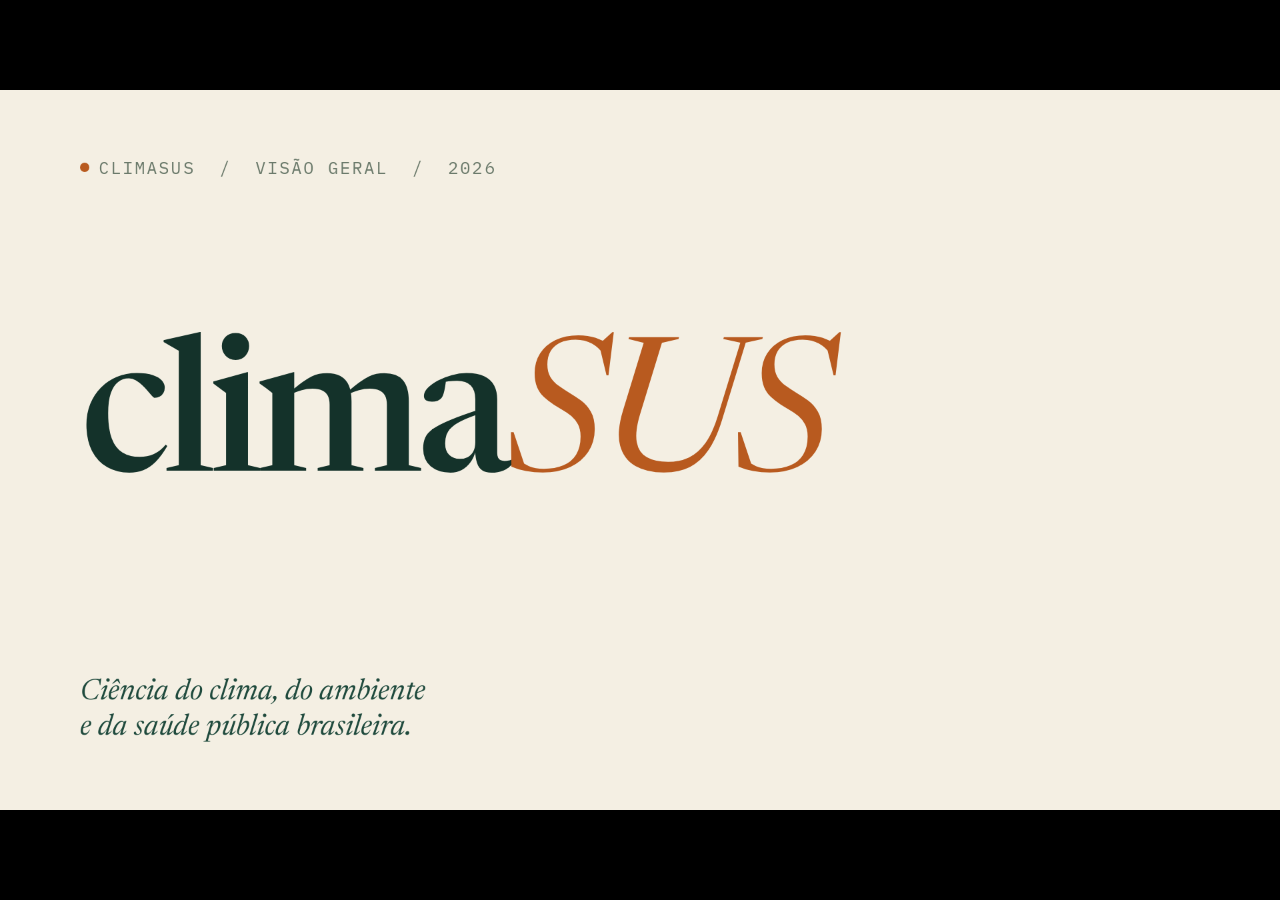
<file: climaSUS Overview.html>
<!doctype html>
<html lang="pt-BR">
<head>
<meta charset="utf-8" />
<title>climaSUS — Visão geral</title>
<link rel="preconnect" href="https://fonts.googleapis.com">
<link rel="preconnect" href="https://fonts.gstatic.com" crossorigin>
<link href="https://fonts.googleapis.com/css2?family=Newsreader:ital,opsz,wght@0,6..72,400;0,6..72,500;0,6..72,600;1,6..72,400&family=IBM+Plex+Sans:wght@300;400;500;600;700&family=IBM+Plex+Mono:wght@400;500&display=swap" rel="stylesheet">
<script type="application/json" id="speaker-notes">
[
  "Bom dia. O climaSUS é um ecossistema brasileiro de código aberto que conecta ciência atmosférica, dados ambientais e saúde pública. Ele nasce para responder a uma pergunta concreta dos gestores do SUS: como antecipar, em escala municipal, os impactos do clima sobre a saúde da população, especialmente nos territórios mais vulneráveis. Nos próximos minutos, eu vou apresentar a arquitetura do sistema, com foco no SACS-Amazônia, nosso sistema de alerta de calor.",
  "O climaSUS tem cinco componentes que se sustentam mutuamente. As bibliotecas climasus4r e climasus4py são a infraestrutura científica — código aberto que permite a qualquer pesquisador, vigilância epidemiológica ou secretaria de saúde integrar e modelar dados de clima, ambiente e saúde com reprodutibilidade. O climasus+ é a plataforma digital interativa que traz essas mesmas funcionalidades para gestores e técnicos sem conhecimento de R ou Python — ponto e clique sobre o mesmo motor científico. O climasusEduca é a camada de capacitação, porque tecnologia sem capilaridade institucional não vira política pública. E o climasusAlerta, foco da nossa conversa hoje, é a plataforma operacional de alertas.",
  "O climasusAlerta não é um sistema único — é uma plataforma que sustenta múltiplos sistemas de alerta especializados, e cada um deles se ramifica em uma família de canais e interfaces direcionadas a públicos diferentes. Essa multiplicidade é o que garante que o alerta, de fato, chegue a quem precisa. Vejam o SACS-Amazônia, nosso sistema de calor: ele não existe apenas como um painel web central. Ele se desdobra em uma extensão para gestores municipais e estaduais — o dashboard de tomada de decisão; uma extensão para a Defesa Civil — com gatilhos automáticos para protocolos de crise e integração com o CEMADEN; uma extensão para a Atenção Básica, nas UBS — com protocolos clínicos, cartilhas e listas de prioridade para idosos, gestantes, ribeirinhos e indígenas; um aplicativo móvel para o cidadão, com notificação push baseada em geolocalização e voltado também aos agentes comunitários de saúde; e canais de comunicação massiva — boletins automáticos para TV, rádio e WhatsApp. Cada subsistema atende, de forma deliberada, um pilar do MHEWS: o painel cumpre o conhecimento do risco; o app e os boletins cumprem disseminação; a Defesa Civil e a UBS cumprem capacidade de resposta. Os outros dois sistemas da plataforma — SAQS, de qualidade do ar, e SASS, de secas — seguem exatamente a mesma lógica, com adaptações para o público específico de cada perigo: alertas de ar dialogam com escolas e hospitais em tempo real; alertas de seca dialogam com assistência social, segurança alimentar e saneamento. A premissa é simples: um alerta sem o canal adequado é apenas um arquivo no servidor.",
  "Acabamos de ver que cada sistema é uma família de canais. Agora quero destacar o outro lado dessa arquitetura: por trás dos três sistemas — SACS, SAQS e SASS — há um banco de dados compartilhado e um motor integrado de alertas. Eles não vivem em silos. E a razão é simples: eventos climáticos extremos não acontecem isoladamente. Um período prolongado de calor seca o solo e a vegetação, criando as condições físicas para o fogo. As queimadas, por sua vez, degradam a qualidade do ar — disparando o SAQS muito antes do incêndio chegar à cidade. E quando calor extremo se combina com material particulado fino, o risco para cardiopatas e pacientes respiratórios não é a soma dos riscos — é multiplicativo. Essas inter-relações estão modeladas nas setas bidirecionais do diagrama: calor leva a seca; seca leva a queimadas; queimadas degradam o ar; e a combinação calor mais poluição amplifica a demanda hospitalar. A consequência prática para o gestor é decisiva: ele não recebe três alertas desconexos competindo por sua atenção — ele recebe um alerta composto, contextualizado pelo estado simultâneo dos três sistemas. Inteligência integrada operando sobre dados compartilhados.",
  "Toda a arquitetura se ancora nos quatro pilares do MHEWS, o framework multi-perigo da Organização Meteorológica Mundial. Conhecimento do risco — entender quem está exposto e por quê. Monitoramento e previsão — a ciência que detecta e antecipa o perigo. Disseminação de alertas — chegar a quem precisa, no tempo certo, na linguagem certa. E capacidade de resposta institucional e comunitária — porque um alerta sem resposta é apenas um aviso. Cada um dos três sistemas que opera na plataforma cumpre esses quatro pilares.",
  "Vamos abrir agora o primeiro e mais maduro desses sistemas: o SACS-Amazônia. SACS é o Sistema de Monitoramento e Alerta de Calor e Risco à Saúde para a Amazônia Brasileira. Ele segue as diretrizes da OMS e da Organização Meteorológica Mundial para sistemas de alerta de calor e saúde — os HHWS — mas adaptados ao clima tropical úmido, onde a umidade amplifica o estresse térmico mesmo em temperaturas que pareceriam moderadas em outras regiões do país.",
  "Um HHWS, segundo a OMS, tem quatro componentes inseparáveis. Previsão meteorológica, para detectar e antecipar o evento. Modelagem do impacto na saúde, para estimar quem está em risco e quanto. Coordenação de resposta, com ações pré-acordadas entre saúde, defesa civil e assistência social. E avaliação retrospectiva, com indicadores de desempenho — sensibilidade, especificidade, PSS — para sabermos se o sistema de fato está prevenindo dano. O SACS implementa os quatro.",
  "Esses quatro componentes se traduzem em três subsistemas operacionais. O primeiro é o subsistema meteorológico — a identificação objetiva de eventos de calor. Ele consome dados horários das estações automáticas do INMET, calcula índices bioclimáticos como WBGT, Heat Index e UTCI, e define o limiar de alerta pelo método percentílico recomendado pela OMS: o percentil 90 da climatologia local. O ponto fundamental aqui é evitar o erro clássico de aplicar limiares de zonas temperadas no contexto amazônico — cada município tem seu próprio limiar.",
  "O segundo subsistema é o de saúde. Ele liga o estresse térmico ao excesso de mortalidade, usando dados do SIM e do SIH do DATASUS, com uma janela de referência deslizante de cinco anos. A métrica central é a razão de mortalidade excessiva — quantos óbitos a mais estão ocorrendo em relação ao esperado para aquele período do ano. E é importante destacar: em populações ribeirinhas e indígenas o SIM subnotifica, então o sistema é desenhado para integrar relatórios de unidades locais e dados da FUNAI. Sem isso, a vigilância invisibiliza justamente quem está mais exposto.",
  "O terceiro subsistema é o de resposta — e ele se materializa em uma taxonomia de quatro níveis. Atenção, em verde-escuro, é pré-alerta: um dia acima do limiar. Aviso, em âmbar, é o alerta público completo, com dois ou mais dias consecutivos. Emergência, em vermelho, ativa protocolos de crise quando há três dias consecutivos e excesso de mortalidade acima de 10%. Extrema, em vermelho-escuro, é cenário de evacuação de vulneráveis. Cada nível tem gatilho objetivo e ação pré-acordada — o gestor não precisa decidir o que fazer no momento da crise.",
  "Para sustentar tudo isso, o SACS roda sobre um pipeline automatizado de dados do INMET. As estações automáticas alimentam um download Python, que consolida em um arquivo Parquet único. O SACS detecta a atualização desse arquivo a cada trinta segundos, recarrega os dados, computa os quinze índices bioclimáticos via climasus4r e atualiza o motor de alerta. Pode rodar manualmente, com um botão, ou em modo agendado, de hora em hora. É infraestrutura científica de produção, não protótipo.",
  "Voltando ao panorama do climasusAlerta: o segundo sistema da plataforma é o SAQS — qualidade do ar. A inovação aqui é a densidade. Em vez de depender de poucas estações de referência caras, o SAQS usa redes densas de sensores IoT de baixo custo para fazer monitoramento hiperlocal de PM 2.5 e gases tóxicos. Durante incêndios florestais, o algoritmo NowCast permite alertas imediatos, bairro a bairro, em vez de uma média municipal que esconde os picos.",
  "E o terceiro sistema é o SASS — secas. Aqui o desafio é oposto ao calor: a seca é um perigo de início lento, que se desenvolve por meses. O SASS monitora secas protraídas e integra previsões sazonais e sub-sazonais — S2S — para antecipar impactos sobre saúde, segurança alimentar e sistemas produtivos. Os três sistemas juntos formam uma cobertura completa: do calor agudo ao ar contaminado, da hora seguinte à estação seguinte. Obrigado."
]
</script>
<style>
  :root {
    --ink: #14322A;          /* deep forest green */
    --ink-2: #1F4A3D;
    --paper: #F4EFE3;        /* warm cream / pulp */
    --paper-2: #E6DEC8;
    --rule: #1F4A3D;
    --muted: #6B7A6B;
    --accent: #B85A1F;       /* warm canopy / amber-rust */
    --accent-2: #5C8A3A;     /* moss / leaf green */
    --gold: #C9A036;

    --type-title: 92px;
    --type-section: 132px;
    --type-h1: 72px;
    --type-h2: 56px;
    --type-body: 32px;
    --type-small: 26px;
    --type-eyebrow: 26px;
    --type-mega: 220px;

    --pad-top: 96px;
    --pad-bottom: 96px;
    --pad-x: 120px;
    --gap-title: 56px;
    --gap-item: 28px;
  }

  html, body { margin: 0; padding: 0; background: #0a0a0a; }
  body { font-family: "IBM Plex Sans", system-ui, sans-serif; color: var(--ink); }

  deck-stage section {
    background: var(--paper);
    color: var(--ink);
    overflow: hidden;
    position: relative;
  }

  /* Shared chrome */
  .chrome-tl, .chrome-br {
    position: absolute;
    font-family: "IBM Plex Mono", monospace;
    font-size: 24px;
    color: var(--muted);
    letter-spacing: 0.08em;
    text-transform: uppercase;
  }
  .chrome-tl { top: 56px; left: var(--pad-x); }
  .chrome-br { bottom: 56px; right: var(--pad-x); }

  .wordmark {
    font-family: "Newsreader", serif;
    font-weight: 500;
    letter-spacing: -0.01em;
    color: var(--ink);
  }
  .wordmark .alt { font-style: italic; color: var(--accent); font-weight: 400; }

  .eyebrow {
    font-family: "IBM Plex Mono", monospace;
    font-size: var(--type-eyebrow);
    text-transform: uppercase;
    letter-spacing: 0.16em;
    color: var(--muted);
  }

  .rule {
    height: 1px;
    background: var(--ink);
    opacity: 0.18;
    width: 100%;
  }

  .h-title {
    font-family: "Newsreader", serif;
    font-weight: 500;
    font-size: var(--type-h1);
    line-height: 1.02;
    letter-spacing: -0.02em;
    margin: 0;
    color: var(--ink);
  }
  .h-title .it { font-style: italic; font-weight: 400; color: var(--accent); }

  .body { font-size: var(--type-body); line-height: 1.4; color: var(--ink-2); margin: 0; }
  .small { font-size: var(--type-small); line-height: 1.4; color: var(--muted); margin: 0; }

  /* ============ SLIDE 1 — CAPA ============ */
  .s-cover {
    padding: var(--pad-top) var(--pad-x) var(--pad-bottom);
    display: flex;
    flex-direction: column;
    justify-content: space-between;
  }
  .s-cover .cover-wordmark {
    font-size: 280px;
    line-height: 0.92;
    letter-spacing: -0.04em;
  }
  .s-cover .cover-meta {
    display: flex;
    justify-content: space-between;
    align-items: flex-end;
    gap: 80px;
  }
  .s-cover .cover-tagline {
    font-family: "Newsreader", serif;
    font-style: italic;
    font-size: 44px;
    line-height: 1.2;
    color: var(--ink-2);
    max-width: 900px;
    font-weight: 400;
  }
  .s-cover .cover-org {
    text-align: right;
    font-family: "IBM Plex Mono", monospace;
    font-size: 22px;
    color: var(--muted);
    letter-spacing: 0.12em;
    text-transform: uppercase;
    line-height: 1.6;
  }

  /* ============ SLIDE 2 — ECOSSISTEMA ============ */
  .s-eco {
    padding: var(--pad-top) var(--pad-x) var(--pad-bottom);
    display: flex;
    flex-direction: column;
    gap: 60px;
  }
  .s-eco .head { display: flex; justify-content: space-between; align-items: baseline; }
  .s-eco .grid {
    display: grid;
    grid-template-columns: repeat(4, 1fr);
    gap: 28px;
    flex: 1;
  }
  .eco-card {
    border: 1px solid rgba(11,31,58,0.18);
    background: rgba(255,255,255,0.5);
    padding: 44px 36px;
    display: flex;
    flex-direction: column;
    justify-content: space-between;
    min-height: 540px;
  }
  .eco-card .num {
    font-family: "IBM Plex Mono", monospace;
    font-size: 24px;
    color: var(--muted);
    letter-spacing: 0.12em;
  }
  .eco-card h3 {
    font-family: "Newsreader", serif;
    font-weight: 500;
    font-size: 44px;
    line-height: 1.05;
    margin: 0 0 18px;
    letter-spacing: -0.015em;
  }
  .eco-card h3 .it { font-style: italic; color: var(--accent); font-weight: 400; }
  .eco-card .desc { font-size: 24px; line-height: 1.4; color: var(--ink-2); }
  .eco-card .tag {
    font-family: "IBM Plex Mono", monospace;
    font-size: 24px;
    text-transform: uppercase;
    letter-spacing: 0.14em;
    color: var(--accent-2);
    border-top: 1px solid rgba(11,31,58,0.18);
    padding-top: 18px;
  }
  .eco-card.featured {
    background: var(--ink);
    color: var(--paper);
    border-color: var(--ink);
  }
  .eco-card.featured .num { color: rgba(245,242,235,0.6); }
  .eco-card.featured h3 { color: var(--paper); }
  .eco-card.featured h3 .it { color: #E6A87A; }
  .eco-card.featured .desc { color: rgba(245,242,235,0.8); }
  .eco-card.featured .tag { color: #E6A87A; border-color: rgba(245,242,235,0.2); }

  /* ============ SLIDE 3 — ALERTA DEFINIÇÃO ============ */
  .s-alerta {
    padding: var(--pad-top) var(--pad-x) var(--pad-bottom);
    display: grid;
    grid-template-columns: 1fr 1fr;
    gap: 100px;
    align-items: center;
  }
  .s-alerta .left { display: flex; flex-direction: column; gap: 40px; }
  .s-alerta .quote {
    font-family: "Newsreader", serif;
    font-weight: 400;
    font-size: 60px;
    line-height: 1.15;
    letter-spacing: -0.015em;
    color: var(--ink);
  }
  .s-alerta .quote .em { font-style: italic; color: var(--accent); }
  .s-alerta .right { display: flex; align-items: center; justify-content: center; }

  /* ============ SLIDE 3 (NOVO) — CANAIS / EXTENSÕES ============ */
  .s-canais {
    padding: 56px var(--pad-x) 40px;
    display: flex;
    flex-direction: column;
    gap: 18px;
  }
  .s-canais .head {
    display: flex;
    justify-content: space-between;
    align-items: flex-end;
    gap: 60px;
  }
  .s-canais .head h2 {
    font-family: "Newsreader", serif;
    font-weight: 500;
    font-size: 52px;
    line-height: 1.0;
    letter-spacing: -0.02em;
    margin: 12px 0 0;
    color: var(--ink);
  }
  .s-canais .head h2 .it { font-style: italic; color: var(--accent); font-weight: 400; }
  .s-canais .head .lede {
    font-family: "Newsreader", serif;
    font-style: italic;
    font-size: 28px;
    line-height: 1.3;
    color: var(--ink-2);
    max-width: 600px;
    text-align: right;
  }
  .canais-stack {
    display: flex;
    flex-direction: column;
    border-top: 1px solid var(--ink);
    border-bottom: 1px solid var(--ink);
  }
  .canal-row {
    display: grid;
    grid-template-columns: 340px 1fr;
    gap: 40px;
    align-items: stretch;
    padding: 14px 0;
    border-bottom: 1px solid rgba(11,31,58,0.18);
  }
  .canal-row:last-child { border-bottom: none; }

  .canal-trunk {
    display: flex;
    flex-direction: column;
    justify-content: center;
    gap: 10px;
    padding-right: 32px;
    border-right: 1px solid rgba(11,31,58,0.18);
  }
  .canal-trunk .code {
    font-family: "IBM Plex Mono", monospace;
    font-size: 24px;
    text-transform: uppercase;
    letter-spacing: 0.14em;
    color: var(--muted);
  }
  .canal-trunk .name {
    font-family: "Newsreader", serif;
    font-weight: 500;
    font-size: 56px;
    line-height: 0.95;
    letter-spacing: -0.02em;
    color: var(--ink);
  }
  .canal-trunk .name .it { font-style: italic; color: var(--accent); font-weight: 400; }
  .canal-trunk .hazard {
    font-family: "IBM Plex Mono", monospace;
    font-size: 24px;
    text-transform: uppercase;
    letter-spacing: 0.12em;
    color: var(--accent);
    margin-top: 4px;
  }

  .canal-branches {
    display: grid;
    grid-template-columns: repeat(5, 1fr);
    gap: 14px;
  }
  .canal-card {
    border: 1px solid rgba(11,31,58,0.18);
    background: rgba(255,255,255,0.55);
    padding: 14px 16px;
    display: flex;
    flex-direction: column;
    justify-content: space-between;
    gap: 8px;
    min-height: 172px;
  }
  .canal-card .ch-icon {
    font-family: "IBM Plex Mono", monospace;
    font-size: 24px;
    letter-spacing: 0.12em;
    color: var(--accent-2);
    text-transform: uppercase;
  }
  .canal-card .ch-name {
    font-family: "Newsreader", serif;
    font-weight: 500;
    font-size: 28px;
    line-height: 1.05;
    letter-spacing: -0.01em;
    color: var(--ink);
  }
  .canal-card .ch-aud {
    font-family: "IBM Plex Sans", system-ui, sans-serif;
    font-size: 24px;
    letter-spacing: 0;
    color: var(--muted);
    text-transform: none;
    line-height: 1.25;
  }

  /* featured: SACS row darker to signal "foco" */
  .canal-row.featured .canal-trunk .name { color: var(--ink); }
  .canal-row.featured .canal-trunk .name .it { color: var(--accent); }
  .canal-row.featured .canal-card {
    background: var(--paper-2);
  }

  .s-canais .footnote {
    font-family: "IBM Plex Mono", monospace;
    font-size: 24px;
    color: var(--muted);
    letter-spacing: 0.08em;
    text-transform: uppercase;
    margin-top: 4px;
  }

  /* ============ SLIDE 4 (NOVO) — INTEGRAÇÃO ============ */
  .s-integra {
    padding: 64px var(--pad-x) 64px;
    display: grid;
    grid-template-columns: 1fr 1.25fr;
    gap: 80px;
    align-items: stretch;
  }
  .s-integra .left {
    display: flex;
    flex-direction: column;
    gap: 36px;
    justify-content: space-between;
  }
  .s-integra .left h2 {
    font-family: "Newsreader", serif;
    font-weight: 500;
    font-size: 76px;
    line-height: 0.98;
    letter-spacing: -0.025em;
    margin: 14px 0 0;
    color: var(--ink);
  }
  .s-integra .left h2 .it { font-style: italic; color: var(--accent); font-weight: 400; }
  .s-integra .left .lede {
    font-family: "Newsreader", serif;
    font-style: italic;
    font-size: 34px;
    line-height: 1.3;
    color: var(--ink-2);
    letter-spacing: -0.005em;
    max-width: 720px;
  }
  .s-integra .left .lede em { font-style: italic; color: var(--accent); }
  .s-integra .relations {
    display: flex;
    flex-direction: column;
    gap: 0;
    border-top: 1px solid rgba(11,31,58,0.2);
  }
  .rel-row {
    display: grid;
    grid-template-columns: 88px 1fr;
    gap: 24px;
    padding: 16px 0;
    border-bottom: 1px solid rgba(11,31,58,0.12);
    align-items: center;
  }
  .rel-row .rel-arrow {
    font-family: "Newsreader", serif;
    font-style: italic;
    font-size: 30px;
    color: var(--accent);
    text-align: center;
  }
  .rel-row .rel-text {
    font-size: 26px;
    line-height: 1.3;
    color: var(--ink);
  }
  .rel-row .rel-text .em { color: var(--accent); font-style: italic; }

  .s-integra .right {
    display: flex;
    align-items: center;
    justify-content: center;
    background: var(--paper-2);
    border: 1px solid rgba(11,31,58,0.12);
    padding: 32px;
    position: relative;
  }
  .s-integra .right .caption {
    position: absolute;
    bottom: 22px;
    left: 32px;
    right: 32px;
    font-family: "IBM Plex Mono", monospace;
    font-size: 24px;
    color: var(--muted);
    letter-spacing: 0.1em;
    text-transform: uppercase;
  }

  /* ============ SLIDE 4 — 4 PILARES ============ */
  .s-pilares {
    padding: var(--pad-top) var(--pad-x) var(--pad-bottom);
    display: flex;
    flex-direction: column;
    gap: 60px;
  }
  .s-pilares .head { display: flex; justify-content: space-between; align-items: baseline; }
  .s-pilares .grid {
    display: grid;
    grid-template-columns: repeat(4, 1fr);
    gap: 0;
    flex: 1;
    border-top: 1px solid var(--ink);
    border-bottom: 1px solid var(--ink);
  }
  .pilar {
    padding: 44px 36px 44px 0;
    display: flex;
    flex-direction: column;
    gap: 24px;
    border-right: 1px solid rgba(11,31,58,0.18);
  }
  .pilar:last-child { border-right: none; }
  .pilar:not(:first-child) { padding-left: 36px; }
  .pilar .num {
    font-family: "Newsreader", serif;
    font-weight: 400;
    font-style: italic;
    font-size: 96px;
    line-height: 1;
    color: var(--accent);
  }
  .pilar h4 {
    font-family: "Newsreader", serif;
    font-weight: 500;
    font-size: 38px;
    line-height: 1.1;
    margin: 0;
    letter-spacing: -0.01em;
  }
  .pilar p {
    font-size: 24px;
    line-height: 1.4;
    color: var(--ink-2);
    margin: 0;
  }

  /* ============ SLIDES 5-7 — SISTEMAS ============ */
  .s-sistema {
    padding: var(--pad-top) var(--pad-x) var(--pad-bottom);
    display: grid;
    grid-template-columns: 1.05fr 1fr;
    gap: 100px;
    align-items: stretch;
  }
  .sistema-left {
    display: flex;
    flex-direction: column;
    gap: 40px;
    justify-content: space-between;
  }
  .sistema-code {
    font-family: "IBM Plex Mono", monospace;
    font-size: 24px;
    color: var(--accent);
    letter-spacing: 0.16em;
    text-transform: uppercase;
  }
  .sistema-name {
    font-family: "Newsreader", serif;
    font-weight: 500;
    font-size: 84px;
    line-height: 1;
    letter-spacing: -0.02em;
    margin: 0;
  }
  .sistema-name .it { font-style: italic; color: var(--accent); font-weight: 400; }
  .sistema-sub {
    font-family: "IBM Plex Mono", monospace;
    font-size: 22px;
    text-transform: uppercase;
    letter-spacing: 0.14em;
    color: var(--muted);
  }
  .sistema-lede {
    font-family: "Newsreader", serif;
    font-weight: 400;
    font-size: 38px;
    line-height: 1.3;
    color: var(--ink);
    letter-spacing: -0.005em;
  }
  .sistema-lede .em { font-style: italic; color: var(--accent); }

  .sistema-attrs {
    display: flex;
    flex-direction: column;
    gap: 0;
    border-top: 1px solid rgba(11,31,58,0.2);
  }
  .attr-row {
    display: grid;
    grid-template-columns: 200px 1fr;
    gap: 32px;
    padding: 22px 0;
    border-bottom: 1px solid rgba(11,31,58,0.12);
  }
  .attr-key {
    font-family: "IBM Plex Mono", monospace;
    font-size: 24px;
    text-transform: uppercase;
    letter-spacing: 0.12em;
    color: var(--muted);
    padding-top: 4px;
  }
  .attr-val {
    font-size: 26px;
    line-height: 1.35;
    color: var(--ink);
  }

  .sistema-right {
    background: var(--paper-2);
    border: 1px solid rgba(11,31,58,0.12);
    display: flex;
    align-items: center;
    justify-content: center;
    padding: 48px;
    position: relative;
  }
  .sistema-right.dark {
    background: var(--ink);
    border-color: var(--ink);
    color: var(--paper);
  }
  .sistema-right .caption {
    position: absolute;
    bottom: 28px;
    left: 32px;
    right: 32px;
    font-family: "IBM Plex Mono", monospace;
    font-size: 24px;
    color: var(--muted);
    letter-spacing: 0.1em;
    text-transform: uppercase;
  }
  .sistema-right.dark .caption { color: rgba(245,242,235,0.55); }

  .sistema-bignum {
    font-family: "Newsreader", serif;
    font-weight: 400;
    font-style: italic;
    font-size: 320px;
    line-height: 0.9;
    color: var(--accent);
    letter-spacing: -0.04em;
  }

  /* ============ SACS SECTION SLIDES ============ */
  .s-sacs-opener {
    padding: var(--pad-top) var(--pad-x) var(--pad-bottom);
    display: grid;
    grid-template-columns: 1.1fr 1fr;
    gap: 100px;
    align-items: center;
    background: var(--ink);
    color: var(--paper);
  }
  .s-sacs-opener .eyebrow { color: rgba(245,242,235,0.55); }
  .s-sacs-opener h1 {
    font-family: "Newsreader", serif;
    font-weight: 500;
    font-size: 144px;
    line-height: 0.92;
    letter-spacing: -0.03em;
    margin: 0;
    color: var(--paper);
  }
  .s-sacs-opener h1 .it { font-style: italic; color: #E6A87A; font-weight: 400; }
  .s-sacs-opener .lede {
    font-family: "Newsreader", serif;
    font-weight: 400;
    font-size: 38px;
    line-height: 1.3;
    color: rgba(245,242,235,0.85);
    letter-spacing: -0.005em;
    max-width: 720px;
  }
  .s-sacs-opener .right {
    display: flex;
    flex-direction: column;
    gap: 40px;
    border-left: 1px solid rgba(245,242,235,0.2);
    padding-left: 80px;
  }
  .s-sacs-opener .right .meta-block { display: flex; flex-direction: column; gap: 12px; }
  .s-sacs-opener .right .meta-key {
    font-family: "IBM Plex Mono", monospace;
    font-size: 22px;
    text-transform: uppercase;
    letter-spacing: 0.14em;
    color: rgba(245,242,235,0.5);
  }
  .s-sacs-opener .right .meta-val {
    font-family: "Newsreader", serif;
    font-size: 34px;
    line-height: 1.25;
    color: var(--paper);
  }

  .s-hhws {
    padding: var(--pad-top) var(--pad-x) var(--pad-bottom);
    display: flex;
    flex-direction: column;
    gap: 60px;
  }
  .s-hhws .head { display: flex; justify-content: space-between; align-items: baseline; }
  .s-hhws .grid {
    display: grid;
    grid-template-columns: repeat(4, 1fr);
    gap: 0;
    flex: 1;
    border-top: 1px solid var(--ink);
    border-bottom: 1px solid var(--ink);
  }
  .hhws-col {
    padding: 44px 36px 44px 0;
    display: flex;
    flex-direction: column;
    gap: 24px;
    border-right: 1px solid rgba(11,31,58,0.18);
  }
  .hhws-col:last-child { border-right: none; }
  .hhws-col:not(:first-child) { padding-left: 36px; }
  .hhws-col .num {
    font-family: "Newsreader", serif;
    font-weight: 400;
    font-style: italic;
    font-size: 96px;
    line-height: 1;
    color: var(--accent);
  }
  .hhws-col h4 {
    font-family: "Newsreader", serif;
    font-weight: 500;
    font-size: 38px;
    line-height: 1.1;
    margin: 0;
    letter-spacing: -0.01em;
  }
  .hhws-col p { font-size: 24px; line-height: 1.4; color: var(--ink-2); margin: 0; }

  .s-sub {
    padding: var(--pad-top) var(--pad-x) var(--pad-bottom);
    display: grid;
    grid-template-columns: 1fr 1fr;
    gap: 100px;
    align-items: stretch;
  }
  .s-sub .left { display: flex; flex-direction: column; gap: 40px; justify-content: space-between; }
  .s-sub .sub-tag {
    font-family: "IBM Plex Mono", monospace;
    font-size: 24px;
    color: var(--accent);
    letter-spacing: 0.16em;
    text-transform: uppercase;
  }
  .s-sub h2 {
    font-family: "Newsreader", serif;
    font-weight: 500;
    font-size: 80px;
    line-height: 1;
    letter-spacing: -0.02em;
    margin: 24px 0 0;
  }
  .s-sub h2 .it { font-style: italic; color: var(--accent); font-weight: 400; }
  .s-sub .lede {
    font-family: "Newsreader", serif;
    font-size: 36px;
    line-height: 1.3;
    color: var(--ink);
    letter-spacing: -0.005em;
  }
  .s-sub .lede .em { font-style: italic; color: var(--accent); }

  .s-sub .right {
    background: var(--paper-2);
    border: 1px solid rgba(11,31,58,0.12);
    padding: 56px;
    display: flex;
    flex-direction: column;
    justify-content: center;
    gap: 36px;
    position: relative;
  }
  .s-sub .right.dark { background: var(--ink); border-color: var(--ink); color: var(--paper); }
  .stat-big {
    font-family: "Newsreader", serif;
    font-weight: 400;
    font-style: italic;
    font-size: 200px;
    line-height: 0.9;
    color: var(--accent);
    letter-spacing: -0.04em;
  }
  .s-sub .right .stat-label {
    font-family: "IBM Plex Mono", monospace;
    font-size: 22px;
    text-transform: uppercase;
    letter-spacing: 0.14em;
    color: var(--muted);
  }
  .s-sub .right.dark .stat-label { color: rgba(245,242,235,0.6); }
  .s-sub .right .stat-desc { font-size: 26px; line-height: 1.4; color: var(--ink-2); }
  .s-sub .right.dark .stat-desc { color: rgba(245,242,235,0.85); }

  /* ALERT LEVELS — 4 cards */
  .s-alerts {
    padding: var(--pad-top) var(--pad-x) var(--pad-bottom);
    display: flex;
    flex-direction: column;
    gap: 56px;
  }
  .s-alerts .head { display: flex; justify-content: space-between; align-items: baseline; }
  .s-alerts .grid { display: grid; grid-template-columns: repeat(4, 1fr); gap: 24px; flex: 1; }
  .alert-card {
    border: 1px solid rgba(11,31,58,0.18);
    padding: 36px 32px;
    display: flex;
    flex-direction: column;
    justify-content: space-between;
    min-height: 580px;
    position: relative;
    background: rgba(255,255,255,0.5);
  }
  .alert-card .level-dot {
    width: 28px; height: 28px; border-radius: 50%;
    margin-bottom: 28px;
  }
  .alert-card .level-num {
    font-family: "IBM Plex Mono", monospace;
    font-size: 22px;
    color: var(--muted);
    letter-spacing: 0.14em;
  }
  .alert-card h3 {
    font-family: "Newsreader", serif;
    font-weight: 500;
    font-size: 48px;
    line-height: 1;
    letter-spacing: -0.01em;
    margin: 8px 0 32px;
  }
  .alert-card .trig-label {
    font-family: "IBM Plex Mono", monospace;
    font-size: 18px;
    text-transform: uppercase;
    letter-spacing: 0.12em;
    color: var(--muted);
    margin-bottom: 10px;
  }
  .alert-card .trig {
    font-size: 24px;
    line-height: 1.35;
    color: var(--ink);
    margin-bottom: 28px;
  }
  .alert-card .action {
    font-family: "Newsreader", serif;
    font-style: italic;
    font-size: 24px;
    line-height: 1.35;
    color: var(--ink-2);
    border-top: 1px solid rgba(11,31,58,0.18);
    padding-top: 22px;
  }
  .alert-card.lvl-1 { border-top: 6px solid #5C8A3A; }
  .alert-card.lvl-2 { border-top: 6px solid #C9A036; }
  .alert-card.lvl-3 { border-top: 6px solid #B85A1F; }
  .alert-card.lvl-4 { border-top: 6px solid #5A1F0E; background: var(--ink); color: var(--paper); border-color: var(--ink); border-top-color: #5A1F0E; }
  .alert-card.lvl-4 .level-num { color: rgba(245,242,235,0.55); }
  .alert-card.lvl-4 h3 { color: var(--paper); }
  .alert-card.lvl-4 .trig-label { color: rgba(245,242,235,0.55); }
  .alert-card.lvl-4 .trig { color: var(--paper); }
  .alert-card.lvl-4 .action { color: rgba(245,242,235,0.85); border-color: rgba(245,242,235,0.2); }
  .alert-card.lvl-1 .level-dot { background: #5C8A3A; }
  .alert-card.lvl-2 .level-dot { background: #C9A036; }
  .alert-card.lvl-3 .level-dot { background: #B85A1F; }
  .alert-card.lvl-4 .level-dot { background: #5A1F0E; }

  /* PIPELINE — vertical flow */
  .s-pipeline {
    padding: var(--pad-top) var(--pad-x) var(--pad-bottom);
    display: grid;
    grid-template-columns: 1fr 1.1fr;
    gap: 100px;
    align-items: center;
  }
  .s-pipeline .left { display: flex; flex-direction: column; gap: 40px; }
  .s-pipeline .right {
    display: flex;
    flex-direction: column;
    align-items: stretch;
    gap: 0;
  }
  .pipe-step {
    display: grid;
    grid-template-columns: 100px 1fr;
    gap: 32px;
    align-items: center;
  }
  .pipe-step .marker {
    display: flex;
    flex-direction: column;
    align-items: center;
    align-self: stretch;
  }
  .pipe-step .marker .dot {
    width: 18px; height: 18px; border-radius: 50%;
    background: var(--ink);
    flex-shrink: 0;
    margin: 12px 0;
  }
  .pipe-step .marker .line { width: 1px; flex: 1; background: rgba(11,31,58,0.3); min-height: 24px; }
  .pipe-step:first-child .marker { padding-top: 0; }
  .pipe-step:last-child .marker .line:last-child { display: none; }
  .pipe-step .body {
    background: var(--paper-2);
    border: 1px solid rgba(11,31,58,0.15);
    padding: 22px 28px;
    display: flex;
    flex-direction: column;
    gap: 6px;
  }
  .pipe-step .body.featured { background: var(--ink); color: var(--paper); border-color: var(--ink); }
  .pipe-step .body.featured .pipe-key { color: #E6A87A; }
  .pipe-step .body.featured .pipe-desc { color: rgba(245,242,235,0.85); }
  .pipe-key {
    font-family: "IBM Plex Mono", monospace;
    font-size: 20px;
    text-transform: uppercase;
    letter-spacing: 0.14em;
    color: var(--accent);
  }
  .pipe-desc {
    font-size: 26px;
    line-height: 1.3;
    color: var(--ink);
  }

  /* SVG diagram common */
  svg .ink { stroke: #14322A; }
  svg .ink-fill { fill: #14322A; }
  svg .accent { stroke: #B85A1F; }
  svg .accent-fill { fill: #B85A1F; }
  svg .accent2 { stroke: #5C8A3A; }
  svg .accent2-fill { fill: #5C8A3A; }
  svg text { font-family: "IBM Plex Mono", monospace; fill: #14322A; }

  /* validators */
  [data-om-validate-min-font="24"] { /* sentinel */ }
</style>
</head>
<body>

<deck-stage width="1920" height="1080">

  <!-- =========================================================
       SLIDE 1 — CAPA
       ========================================================= -->
  <section data-label="01 Capa" class="s-cover">
    <div>
      <div class="chrome-tl" style="position:static; padding:0; font-size:26px;">
        <span style="display:inline-flex; align-items:center; gap:14px;">
          <span style="display:inline-block; width:14px; height:14px; background:var(--accent); border-radius:50%;"></span>
          <span>CLIMASUS &nbsp;/&nbsp; VISÃO GERAL &nbsp;/&nbsp; 2026</span>
        </span>
      </div>
    </div>

    <div class="wordmark cover-wordmark">
      clima<span class="alt">SUS</span>
    </div>

    <div class="cover-meta">
      <div class="cover-tagline">
        Ciência do clima, do ambiente <br/>
        e da saúde pública brasileira.
      </div>
      <div class="cover-org" style="font-size:26px;">
</div>
    </div>
  </section>

  <!-- =========================================================
       SLIDE 2 — ECOSSISTEMA
       ========================================================= -->
  <section data-label="02 Ecossistema" class="s-eco">
    <div class="head">
      <div>
        <div class="eyebrow" style="margin-bottom: 18px;">§ 01 &nbsp;·&nbsp; Ecossistema</div>
        <h2 class="h-title">Cinco componentes, <br/>uma arquitetura aberta.</h2>
      </div>
      <div class="small" style="max-width: 460px; text-align: right;">
        Tudo é código aberto e reprodutível,<br/>desenhado para integração com<br/>a vigilância em saúde no SUS.
      </div>
    </div>

    <div class="grid" style="grid-template-columns: repeat(5, 1fr); gap: 20px;">
      <div class="eco-card">
        <div>
          <div class="num">01 &nbsp;·&nbsp; BIBLIOTECA R</div>
          <h3 style="margin-top: 28px;">climasus<span class="it">4r</span></h3>
          <div class="desc">Integração, análise e modelagem de dados de clima, ambiente e saúde em R.</div>
        </div>
        <div class="tag">Pesquisa &nbsp;·&nbsp; Vigilância</div>
      </div>

      <div class="eco-card">
        <div>
          <div class="num">02 &nbsp;·&nbsp; BIBLIOTECA PYTHON</div>
          <h3 style="margin-top: 28px;">climasus<span class="it">4py</span></h3>
          <div class="desc">Mesmo arcabouço científico em Python, para pipelines e aprendizado de máquina.</div>
        </div>
        <div class="tag">Modelagem &nbsp;·&nbsp; ML</div>
      </div>

      <div class="eco-card">
        <div>
          <div class="num">03 &nbsp;·&nbsp; PLATAFORMA INTERATIVA</div>
          <h3 style="margin-top: 28px;">climasus<span class="it">+</span></h3>
          <div class="desc">Plataforma digital ponto-e-clique que integra as funções de climasus4r e climasus4py para usuários sem programação.</div>
        </div>
        <div class="tag">Gestores &nbsp;·&nbsp; SUS</div>
      </div>

      <div class="eco-card">
        <div>
          <div class="num">04 &nbsp;·&nbsp; CAPACITAÇÃO</div>
          <h3 style="margin-top: 28px;">climasus<span class="it">Educa</span></h3>
          <div class="desc">Formação de gestores, técnicos do SUS e pesquisadores em clima e saúde.</div>
        </div>
        <div class="tag">Capilaridade institucional</div>
      </div>

      <div class="eco-card featured">
        <div>
          <div class="num">05 &nbsp;·&nbsp; PLATAFORMA OPERACIONAL</div>
          <h3 style="margin-top: 28px;">climasus<span class="it">Alerta</span></h3>
          <div class="desc">Sistemas de alerta precoce multirriscos.</div>
        </div>
        <div class="tag">Foco desta apresentação</div>
      </div>
    </div>
  </section>

  <!-- =========================================================
       SLIDE 3 — climasusAlerta · família de canais / extensões
       ========================================================= -->
  <section data-label="03 climasusAlerta" class="s-canais">
    <div class="head">
      <div>
        <div class="eyebrow" style="margin-bottom: 14px;">§ 02 &nbsp;·&nbsp; climasusAlerta</div>
        <h2>Cada sistema, <br/>uma <span class="it">família de canais</span>.</h2>
      </div>
      <div class="lede">
        Para cada perigo, um sistema científico. Para cada sistema, uma constelação de interfaces especializadas — porque um alerta sem canal adequado é apenas um arquivo no servidor.
      </div>
    </div>

    <div class="canais-stack">

      <!-- ============ SACS — calor ============ -->
      <div class="canal-row featured">
        <div class="canal-trunk">
          <div class="code">Sistema 01 / 03</div>
          <div class="name">SACS<span class="it">‑Amazônia</span></div>
          <div class="hazard">Calor extremo · saúde</div>
        </div>
        <div class="canal-branches">

          <div class="canal-card">
            <div class="ch-icon">▢&nbsp; PAINEL WEB</div>
            <div class="ch-name">SACS para <em style="font-style: italic; color: var(--accent);">Gestores</em></div>
            <div class="ch-aud">Secretarias de Saúde · decisão</div>
          </div>

          <div class="canal-card">
            <div class="ch-icon">□&nbsp; MÓVEL</div>
            <div class="ch-name">App SACS <em style="font-style: italic; color: var(--accent);">Cidadão</em></div>
            <div class="ch-aud">Push geolocalizado · agentes</div>
          </div>

          <div class="canal-card">
            <div class="ch-icon">△&nbsp; INSTITUCIONAL</div>
            <div class="ch-name">SACS para <em style="font-style: italic; color: var(--accent);">Defesa Civil</em></div>
            <div class="ch-aud">Protocolos de crise · CEMADEN</div>
          </div>

          <div class="canal-card">
            <div class="ch-icon">+&nbsp; ATENÇÃO BÁSICA</div>
            <div class="ch-name">SACS para <em style="font-style: italic; color: var(--accent);">UBS</em></div>
            <div class="ch-aud">Idosos · ribeirinhos · indígenas</div>
          </div>

          <div class="canal-card">
            <div class="ch-icon">◇&nbsp; MASSIVO</div>
            <div class="ch-name">Boletim <em style="font-style: italic; color: var(--accent);">TV · Rádio · WhatsApp</em></div>
            <div class="ch-aud">Mídia massiva automatizada</div>
          </div>

        </div>
      </div>

      <!-- ============ SAQS — qualidade do ar ============ -->
      <div class="canal-row">
        <div class="canal-trunk">
          <div class="code">Sistema 02 / 03</div>
          <div class="name">SAQS<span class="it">‑Amazônia</span></div>
          <div class="hazard">Qualidade do ar · PM 2.5</div>
        </div>
        <div class="canal-branches">

          <div class="canal-card">
            <div class="ch-icon">▢&nbsp; PAINEL WEB</div>
            <div class="ch-name">SAQS para <em style="font-style: italic; color: var(--accent);">Vigilância</em></div>
            <div class="ch-aud">Vigilância em Saúde · VIGIAR</div>
          </div>

          <div class="canal-card">
            <div class="ch-icon">□&nbsp; MÓVEL</div>
            <div class="ch-name">App SAQS <em style="font-style: italic; color: var(--accent);">Cidadão</em></div>
            <div class="ch-aud">Bairro-a-bairro · grupos de risco</div>
          </div>

          <div class="canal-card">
            <div class="ch-icon">△&nbsp; INSTITUCIONAL</div>
            <div class="ch-name">SAQS para <em style="font-style: italic; color: var(--accent);">Escolas</em></div>
            <div class="ch-aud">Suspensão · educação básica</div>
          </div>

          <div class="canal-card">
            <div class="ch-icon">+&nbsp; ATENÇÃO BÁSICA</div>
            <div class="ch-name">SAQS para <em style="font-style: italic; color: var(--accent);">UBS &amp; Hospitais</em></div>
            <div class="ch-aud">Pronto-atendimento respiratório</div>
          </div>

          <div class="canal-card">
            <div class="ch-icon">◇&nbsp; MASSIVO</div>
            <div class="ch-name">Boletim <em style="font-style: italic; color: var(--accent);">TV · Rádio · WhatsApp</em></div>
            <div class="ch-aud">Alerta de pluma · mídia</div>
          </div>

        </div>
      </div>

      <!-- ============ SASS — secas ============ -->
      <div class="canal-row">
        <div class="canal-trunk">
          <div class="code">Sistema 03 / 03</div>
          <div class="name">SASS<span class="it">‑Amazônia</span></div>
          <div class="hazard">Secas · S2S</div>
        </div>
        <div class="canal-branches">

          <div class="canal-card">
            <div class="ch-icon">▢&nbsp; PAINEL WEB</div>
            <div class="ch-name">SASS para <em style="font-style: italic; color: var(--accent);">Gestores</em></div>
            <div class="ch-aud">Planejamento sazonal · gestão</div>
          </div>

          <div class="canal-card">
            <div class="ch-icon">□&nbsp; MÓVEL</div>
            <div class="ch-name">App SASS <em style="font-style: italic; color: var(--accent);">Comunidades</em></div>
            <div class="ch-aud">Produtores · calendário hídrico</div>
          </div>

          <div class="canal-card">
            <div class="ch-icon">△&nbsp; INSTITUCIONAL</div>
            <div class="ch-name">SASS para <em style="font-style: italic; color: var(--accent);">Defesa Civil</em></div>
            <div class="ch-aud">Operação Estiagem · logística</div>
          </div>

          <div class="canal-card">
            <div class="ch-icon">+&nbsp; INTERSETORIAL</div>
            <div class="ch-name">SASS para <em style="font-style: italic; color: var(--accent);">Assistência &amp; UBS</em></div>
            <div class="ch-aud">Segurança alimentar · saúde</div>
          </div>

          <div class="canal-card">
            <div class="ch-icon">◇&nbsp; MASSIVO</div>
            <div class="ch-name">Boletim <em style="font-style: italic; color: var(--accent);">TV · Rádio · WhatsApp</em></div>
            <div class="ch-aud">Rádio comunitária · boletim</div>
          </div>

        </div>
      </div>

    </div>

    <div class="footnote">
      Cada canal cumpre, deliberadamente, um pilar do MHEWS &nbsp;·&nbsp; conhecimento &nbsp;·&nbsp; disseminação &nbsp;·&nbsp; resposta
    </div>
  </section>

  <!-- =========================================================
       SLIDE 4 — QUATRO PILARES MHEWS
       ========================================================= -->
  <section data-label="04 Quatro Pilares" class="s-pilares">
    <div class="head">
      <div>
        <div class="eyebrow" style="margin-bottom: 18px;">§ 03  ·  FUNDAMENTOS</div>
        <h2 class="h-title">Quatro pilares <br/>técnicos e operacionais.</h2>
      </div>
      <div class="small" style="max-width: 480px; text-align: right;">Multi-Hazard Early Warning System.
Framework da Organização
Meteorológica Mundial (WMO).
Protocolo de Enfrentamento ao calor extremo.</div>
    </div>

    <div class="grid">
      <div class="pilar">
        <div class="num">01</div>
        <h4>Conhecimento <br/>do risco</h4>
        <p>Mapeamento de exposição, vulnerabilidade e capacidade adaptativa nos territórios.</p>
      </div>
      <div class="pilar">
        <div class="num">02</div>
        <h4>Monitoramento <br/>e previsão</h4>
        <p>Detecção contínua e modelagem antecipatória do perigo, em alta resolução.</p>
      </div>
      <div class="pilar">
        <div class="num">03</div>
        <h4>Disseminação <br/>de alertas</h4>
        <p>Mensagens chegando a quem precisa, no tempo certo e na linguagem certa.</p>
      </div>
      <div class="pilar">
        <div class="num">04</div>
        <h4>Capacidade <br/>de resposta</h4>
        <p>Resposta institucional do SUS e ação comunitária preparada e coordenada.</p>
      </div>
    </div>
  </section>

  <!-- =========================================================
       SLIDE 5 — SACS OPENER
       ========================================================= -->
  <section data-label="05 SACS Abertura" class="s-sacs-opener">
    <div>
      <div class="eyebrow" style="margin-bottom: 28px;">§ 04 &nbsp;·&nbsp; Sistema em foco</div>
      <h1>SACS<span class="it"> - Amazônia.</span></h1>
      <div class="lede" style="margin-top: 48px;">
        Sistema de Monitoramento e Alerta de Calor e Risco à Saúde para a Amazônia Brasileira.
      </div>
    </div>
    <div class="right">
      <div class="meta-block">
        <div class="meta-key">Diretrizes</div>
        <div class="meta-val">OMS  • OMM  • Heat-Health Warning System (HHWS) • Protocolo de enfrentamento ao calor extremo </div>
      </div>
      <div class="meta-block">
        <div class="meta-key">Adaptação</div>
        <div class="meta-val">Clima tropical úmido — onde a umidade amplifica o estresse térmico.</div>
      </div>
      <div class="meta-block">
        <div class="meta-key">Estado</div>
        <div class="meta-val">v0.1-dev  ·  código aberto </div>
      </div>
    </div>
  </section>

  <!-- =========================================================
       SLIDE 6 — HHWS (4 COMPONENTES OMS/OMM)
       ========================================================= -->
  <section data-label="06 HHWS" class="s-hhws">
    <div class="head">
      <div>
        <div class="eyebrow" style="margin-bottom: 18px;">§ 04 &nbsp;·&nbsp; Definição HHWS</div>
        <h2 class="h-title">Quatro componentes <br/>de um sistema de alerta.</h2>
      </div>
      <div class="small" style="max-width: 520px; text-align: right;">
        Heat-Health Warning System.<br/>
        Diretrizes técnicas conjuntas <br/>da OMS e da OMM.
      </div>
    </div>

    <div class="grid">
      <div class="hhws-col">
        <div class="num">01</div>
        <h4>Previsão <br/>meteorológica</h4>
        <p>Detecção e antecipação de eventos de calor com séries históricas e dados em tempo real .</p>
      </div>
      <div class="hhws-col">
        <div class="num">02</div>
        <h4>Modelagem <br/>do impacto</h4>
        <p>Estimativa de quem está em risco, magnitude do dano esperado e tempo de resposta.</p>
      </div>
      <div class="hhws-col">
        <div class="num">03</div>
        <h4>Coordenação <br/>de resposta</h4>
        <p>Ações pré-acordadas entre saúde, defesa civil e assistência social por nível de alerta.</p>
      </div>
      <div class="hhws-col">
        <div class="num">04</div>
        <h4>Avaliação <br/>retrospectiva</h4>
        <p>Validação periódica com sensibilidade ≥ 0,80 &nbsp;·&nbsp; especificidade ≥ 0,70 &nbsp;·&nbsp; PSS &gt; 0,30.</p>
      </div>
    </div>
  </section>

  <!-- =========================================================
       SLIDE 7 — SUBSISTEMA 1 — METEOROLÓGICO
       ========================================================= -->
  <section data-label="07 Sub-1 Meteo" class="s-sub">
    <div class="left">
      <div>
        <div class="sub-tag">Subsistema 01 / 03 &nbsp;·&nbsp; Meteorológico</div>
        <h2>Identificação <br/>do <span class="it">evento</span>.</h2>
      </div>
      <div class="lede">
        Limiar de alerta no <span class="em">percentil 90</span> da climatologia local — adaptado a cada município, em vez de calibrado para zonas temperadas.
      </div>
      <div class="sistema-attrs">
        <div class="attr-row">
          <div class="attr-key">Fonte</div>
          <div class="attr-val">Estações automáticas INMET — coleta horária</div>
        </div>
        <div class="attr-row">
          <div class="attr-key">Índices</div>
          <div class="attr-val">WBGT, Heat Index, UTCI, PET, THI, ET, Tair</div>
        </div>
        <div class="attr-row">
          <div class="attr-key">Duração</div>
          <div class="attr-val">≥ 2 dias consecutivos acima do limiar</div>
        </div>
      </div>
    </div>

    <div class="right">
      <div class="stat-label">Limiar percentílico</div>
      <div class="stat-big">P<span style="font-size: 0.7em;">90</span></div>
      <div class="stat-desc">
        Calculado sobre o período de referência climatológica recomendado pela WMO (1981–2010 ou 1991–2020), por município.
      </div>
    </div>
  </section>

  <!-- =========================================================
       SLIDE 8 — SUBSISTEMA 2 — SAÚDE
       ========================================================= -->
  <section data-label="08 Sub-2 Saude" class="s-sub">
    <div class="left">
      <div>
        <div class="sub-tag">Subsistema 02 / 03 &nbsp;·&nbsp; Saúde</div>
        <h2>Modelagem <br/>do <span class="it">impacto</span>.</h2>
      </div>
      <div class="lede">
        Razão de <span class="em">mortalidade excessiva</span> calculada com janela deslizante de 5 anos — sobre dados do SIM e SIH/DATASUS.
      </div>
      <div class="sistema-attrs">
        <div class="attr-row">
          <div class="attr-key">Endpoint</div>
          <div class="attr-val">Mortalidade excessiva em ≥ 65 anos &nbsp;·&nbsp; CID-10</div>
        </div>
        <div class="attr-row">
          <div class="attr-key">Defasagem</div>
          <div class="attr-val">Pico térmico → pico de mortalidade: 3 a 5 dias na estação chuvosa</div>
        </div>
        <div class="attr-row">
          <div class="attr-key">Vulneráveis</div>
          <div class="attr-val">Idosos, ribeirinhos e indígenas — suplementar ao SIM com FUNAI e UBS</div>
        </div>
      </div>
    </div>

    <div class="right dark">
      <div class="stat-label" style="color: rgba(245,242,235,0.6);">Janela deslizante de referência</div>
      <div class="stat-big" style="color: #E6A87A;">5<span style="font-family: 'IBM Plex Sans'; font-style: normal; font-size: 0.35em; font-weight: 400; vertical-align: 0.5em; margin-left: 12px; letter-spacing: 0.05em; color: rgba(245,242,235,0.7);">anos</span></div>
      <div class="stat-desc">
        Esperado<sub>t</sub> &nbsp;=&nbsp; média de óbitos em t ± 15 dias, anos t-5 a t-1. Excesso<sub>t</sub> &nbsp;=&nbsp; observado − esperado.
      </div>
    </div>
  </section>

  <!-- =========================================================
       SLIDE 9 — SUBSISTEMA 3 + TAXONOMIA DE 4 NÍVEIS
       ========================================================= -->
  <section data-label="09 Sub-3 Niveis" class="s-alerts">
    <div class="head">
      <div>
        <div class="eyebrow" style="margin-bottom: 18px;">§ 04 &nbsp;·&nbsp; Subsistema 03 / 03 &nbsp;·&nbsp; Resposta</div>
        <h2 class="h-title">Quatro níveis. <br/>Quatro respostas pré-acordadas.</h2>
      </div>
      <div class="small" style="max-width: 460px; text-align: right;">
        Cada nível tem gatilho objetivo e ação correspondente — o gestor não decide no momento da crise.
      </div>
    </div>

    <div class="grid">
      <div class="alert-card lvl-1">
        <div>
          <div class="level-dot"></div>
          <div class="level-num">N1 &nbsp;·&nbsp; ATENÇÃO</div>
          <h3>Pré-alerta</h3>
          <div class="trig-label">Gatilho</div>
          <div class="trig">1 dia acima do limiar &nbsp;·&nbsp; HI previsto &gt; 48 °C</div>
        </div>
        <div class="action">Monitoramento intensificado e mensagem de aviso.</div>
      </div>

      <div class="alert-card lvl-2">
        <div>
          <div class="level-dot"></div>
          <div class="level-num">N2 &nbsp;·&nbsp; AVISO</div>
          <h3>Alerta público</h3>
          <div class="trig-label">Gatilho</div>
          <div class="trig">≥ 2 dias consecutivos &nbsp;·&nbsp; excesso 5–15%</div>
        </div>
        <div class="action">Ativação de emergência e comunicação ampla.</div>
      </div>

      <div class="alert-card lvl-3">
        <div>
          <div class="level-dot"></div>
          <div class="level-num">N3 &nbsp;·&nbsp; EMERGÊNCIA</div>
          <h3>Crise</h3>
          <div class="trig-label">Gatilho</div>
          <div class="trig">≥ 3 dias &nbsp;·&nbsp; excesso &gt; 10% &nbsp;·&nbsp; UR &gt; 60%</div>
        </div>
        <div class="action">Protocolos de crise; transporte de vulneráveis.</div>
      </div>

      <div class="alert-card lvl-4">
        <div>
          <div class="level-dot"></div>
          <div class="level-num">N4 &nbsp;·&nbsp; EXTREMA</div>
          <h3>Cenário severo</h3>
          <div class="trig-label">Gatilho</div>
          <div class="trig">≥ 5 dias &nbsp;·&nbsp; excesso &gt; 20% &nbsp;·&nbsp; HI &gt; 52 °C</div>
        </div>
        <div class="action">Standby de evacuação e medidas de racionamento.</div>
      </div>
    </div>
  </section>

  <!-- =========================================================
       SLIDE 10 — PIPELINE INMET
       ========================================================= -->
  <section data-label="10 Pipeline INMET" class="s-pipeline">
    <div class="left">
      <div class="eyebrow">§ 04 &nbsp;·&nbsp; Infraestrutura de dados</div>
      <h2 class="h-title" style="margin-top: 18px;">Pipeline <br/>INMET <span class="it">→</span> SACS.</h2>
      <div class="rule" style="width: 280px;"></div>
      <div class="body" style="font-size: 30px; max-width: 640px;">
        Atualização automática a cada hora. Detecção de novos dados a cada 30 segundos. Quinze índices bioclimáticos computados via <span style="font-style: italic; color: var(--accent);">climasus4r</span>.
      </div>
      <div class="small" style="font-size: 24px; max-width: 600px; color: var(--muted);">
        Execução manual via botão no painel ou agendada via APScheduler — em ambos os modos, infraestrutura científica de produção.
      </div>
    </div>

    <div class="right">
      <div class="pipe-step">
        <div class="marker"><div class="dot"></div><div class="line"></div></div>
        <div class="body">
          <div class="pipe-key">Fonte</div>
          <div class="pipe-desc">Estações automáticas INMET &nbsp;·&nbsp; API horária</div>
        </div>
      </div>
      <div class="pipe-step">
        <div class="marker"><div class="line"></div><div class="dot"></div><div class="line"></div></div>
        <div class="body">
          <div class="pipe-key">Download</div>
          <div class="pipe-desc">inmet_download_faster.py</div>
        </div>
      </div>
      <div class="pipe-step">
        <div class="marker"><div class="line"></div><div class="dot"></div><div class="line"></div></div>
        <div class="body">
          <div class="pipe-key">Consolidação</div>
          <div class="pipe-desc">data_preparation.py &nbsp;·&nbsp; master_observations.parquet</div>
        </div>
      </div>
      <div class="pipe-step">
        <div class="marker"><div class="line"></div><div class="dot"></div><div class="line"></div></div>
        <div class="body">
          <div class="pipe-key">Watcher</div>
          <div class="pipe-desc">SACS detecta novo Parquet a cada 30s</div>
        </div>
      </div>
      <div class="pipe-step">
        <div class="marker"><div class="line"></div><div class="dot"></div><div class="line"></div></div>
        <div class="body">
          <div class="pipe-key">Índices</div>
          <div class="pipe-desc">15 índices bioclimáticos via climasus4r</div>
        </div>
      </div>
      <div class="pipe-step">
        <div class="marker"><div class="line"></div><div class="dot"></div></div>
        <div class="body featured">
          <div class="pipe-key">Motor de alerta</div>
          <div class="pipe-desc">Limiar percentílico &nbsp;→&nbsp; nível de alerta &nbsp;→&nbsp; resposta</div>
        </div>
      </div>
    </div>
  </section>

  <!-- =========================================================
       SLIDE 6 — SAQS (QUALIDADE DO AR)
       ========================================================= -->
  <section data-label="11 SAQS Ar" class="s-sistema">
    <div class="sistema-left">
      <div>
        <div class="sistema-code">§ 05 &nbsp;·&nbsp; Demais sistemas &nbsp;·&nbsp; SAQS</div>
        <div class="sistema-sub" style="margin-top: 28px;">Amazônia &nbsp;·&nbsp; Qualidade do ar</div>
        <h2 class="sistema-name" style="margin-top: 16px;">SAQS</h2>
      </div>

      <div class="sistema-lede">
        Redes densas de <span class="em">sensores IoT de baixo custo</span> para vigilância hiperlocal de PM 2.5 e gases tóxicos.
      </div>

      <div class="sistema-attrs">
        <div class="attr-row">
          <div class="attr-key">Perigo</div>
          <div class="attr-val">Material particulado fino (PM 2.5) e gases — incêndios florestais</div>
        </div>
        <div class="attr-row">
          <div class="attr-key">Método</div>
          <div class="attr-val">Algoritmo NowCast para alertas imediatos em escala de bairro</div>
        </div>
        <div class="attr-row">
          <div class="attr-key">Saúde</div>
          <div class="attr-val">Doenças respiratórias agudas, asma, exacerbação cardiopulmonar</div>
        </div>
      </div>
    </div>

    <div class="sistema-right">
      <!-- Diagram: dense sensor grid -->
      <svg viewBox="0 0 600 700" width="100%" height="100%" style="max-width: 560px;">
        <!-- map-ish outline -->
        <path d="M 60 120 Q 180 80, 320 110 T 540 140 L 560 320 Q 520 460, 420 540 T 200 600 Q 100 580, 80 460 T 60 120 Z"
              fill="none" stroke="#14322A" stroke-width="1.5" opacity="0.5"/>
        <!-- river -->
        <path d="M 80 280 Q 220 260, 320 320 T 540 360"
              fill="none" stroke="#1F6B5E" stroke-width="2" opacity="0.45"/>

        <!-- sensor grid -->
        <g id="sensors">
          <!-- We'll draw a grid of dots, varying by intensity -->
        </g>
        <script>
          // Will fill from external below
        </script>
        <!-- fixed sensor dots (static markup) -->
        <!-- low intensity -->
        <circle cx="140" cy="200" r="5" fill="#5C8A3A"/>
        <circle cx="200" cy="180" r="5" fill="#5C8A3A"/>
        <circle cx="260" cy="200" r="5" fill="#C9A036"/>
        <circle cx="320" cy="180" r="6" fill="#C9A036"/>
        <circle cx="380" cy="200" r="6" fill="#B85A1F"/>
        <circle cx="440" cy="180" r="7" fill="#B85A1F"/>
        <circle cx="500" cy="220" r="5" fill="#C9A036"/>

        <circle cx="120" cy="260" r="5" fill="#5C8A3A"/>
        <circle cx="180" cy="280" r="6" fill="#C9A036"/>
        <circle cx="240" cy="260" r="7" fill="#B85A1F"/>
        <circle cx="300" cy="280" r="9" fill="#B85A1F"/>
        <circle cx="360" cy="260" r="9" fill="#B85A1F"/>
        <circle cx="420" cy="280" r="8" fill="#B85A1F"/>
        <circle cx="480" cy="280" r="6" fill="#C9A036"/>

        <circle cx="140" cy="340" r="5" fill="#5C8A3A"/>
        <circle cx="200" cy="360" r="6" fill="#C9A036"/>
        <circle cx="260" cy="340" r="8" fill="#B85A1F"/>
        <circle cx="320" cy="360" r="11" fill="#B85A1F"/>
        <circle cx="380" cy="340" r="9" fill="#B85A1F"/>
        <circle cx="440" cy="360" r="7" fill="#B85A1F"/>
        <circle cx="500" cy="340" r="5" fill="#C9A036"/>

        <circle cx="120" cy="420" r="5" fill="#5C8A3A"/>
        <circle cx="180" cy="440" r="5" fill="#C9A036"/>
        <circle cx="240" cy="420" r="6" fill="#C9A036"/>
        <circle cx="300" cy="440" r="7" fill="#B85A1F"/>
        <circle cx="360" cy="420" r="6" fill="#C9A036"/>
        <circle cx="420" cy="440" r="5" fill="#5C8A3A"/>
        <circle cx="480" cy="420" r="5" fill="#5C8A3A"/>

        <circle cx="140" cy="500" r="5" fill="#5C8A3A"/>
        <circle cx="200" cy="480" r="5" fill="#5C8A3A"/>
        <circle cx="260" cy="500" r="5" fill="#5C8A3A"/>
        <circle cx="320" cy="480" r="5" fill="#5C8A3A"/>
        <circle cx="380" cy="500" r="5" fill="#5C8A3A"/>

        <!-- legend -->
        <g transform="translate(60, 620)">
          <circle cx="6" cy="0" r="5" fill="#5C8A3A"/>
          <text x="20" y="5" font-size="14" font-family="IBM Plex Mono" fill="#14322A" letter-spacing="1">BOM</text>
          <circle cx="100" cy="0" r="6" fill="#C9A036"/>
          <text x="116" y="5" font-size="14" font-family="IBM Plex Mono" fill="#14322A" letter-spacing="1">MODERADO</text>
          <circle cx="260" cy="0" r="9" fill="#B85A1F"/>
          <text x="276" y="5" font-size="14" font-family="IBM Plex Mono" fill="#14322A" letter-spacing="1">CRÍTICO — NOWCAST</text>
        </g>

        <!-- title -->
        <text x="300" y="80" text-anchor="middle" font-size="16" fill="#6B7A6B" letter-spacing="3" font-family="IBM Plex Mono">REDE HIPERLOCAL · PM 2.5</text>
      </svg>
      <div class="caption">Fig. — pluma de PM 2.5 detectada por rede densa de sensores</div>
    </div>
  </section>

  <!-- =========================================================
       SLIDE 7 — SASS (SECAS)
       ========================================================= -->
  <section data-label="12 SASS Secas" class="s-sistema">
    <div class="sistema-left">
      <div>
        <div class="sistema-code">§ 05 &nbsp;·&nbsp; Demais sistemas &nbsp;·&nbsp; SASS</div>
        <div class="sistema-sub" style="margin-top: 28px;">Amazônia &nbsp;·&nbsp; Secas</div>
        <h2 class="sistema-name" style="margin-top: 16px;">SASS</h2>
      </div>

      <div class="sistema-lede">
        Perigos de <span class="em">início lento</span> integrados a previsões em escala sazonal e sub-sazonal — S2S.
      </div>

      <div class="sistema-attrs">
        <div class="attr-row">
          <div class="attr-key">Perigo</div>
          <div class="attr-val">Secas protraídas, déficit hídrico cumulativo</div>
        </div>
        <div class="attr-row">
          <div class="attr-key">Método</div>
          <div class="attr-val">Previsões S2S — semanas a meses de antecedência</div>
        </div>
        <div class="attr-row">
          <div class="attr-key">Saúde</div>
          <div class="attr-val">Segurança alimentar, doenças transmitidas pela água, sistemas produtivos</div>
        </div>
      </div>
    </div>

    <div class="sistema-right">
      <!-- Diagram: timeline of S2S forecasting horizon -->
      <svg viewBox="0 0 600 700" width="100%" height="100%" style="max-width: 560px;">
        <!-- title -->
        <text x="300" y="60" text-anchor="middle" font-size="16" fill="#6B7A6B" letter-spacing="3" font-family="IBM Plex Mono">HORIZONTE DE ANTECIPAÇÃO</text>

        <!-- vertical timeline -->
        <line x1="180" y1="120" x2="180" y2="600" stroke="#14322A" stroke-width="1.5"/>

        <!-- now -->
        <circle cx="180" cy="140" r="9" fill="#14322A"/>
        <text x="210" y="138" font-size="22" font-family="Newsreader" font-style="italic" fill="#14322A">hoje</text>
        <text x="210" y="162" font-size="14" font-family="IBM Plex Mono" fill="#6B7A6B" letter-spacing="2">T = 0</text>

        <!-- weather scale -->
        <circle cx="180" cy="240" r="6" fill="#14322A"/>
        <text x="210" y="238" font-size="22" font-family="Newsreader" fill="#14322A">dias</text>
        <text x="210" y="262" font-size="14" font-family="IBM Plex Mono" fill="#6B7A6B" letter-spacing="2">PREVISÃO METEOROLÓGICA</text>

        <!-- subseasonal -->
        <circle cx="180" cy="360" r="8" fill="#C9A036"/>
        <text x="210" y="358" font-size="22" font-family="Newsreader" fill="#14322A">semanas</text>
        <text x="210" y="382" font-size="14" font-family="IBM Plex Mono" fill="#C9A036" letter-spacing="2">SUB-SAZONAL · S</text>

        <!-- seasonal -->
        <circle cx="180" cy="480" r="10" fill="#B85A1F"/>
        <text x="210" y="478" font-size="22" font-family="Newsreader" fill="#14322A">meses</text>
        <text x="210" y="502" font-size="14" font-family="IBM Plex Mono" fill="#B85A1F" letter-spacing="2">SAZONAL · 2S</text>

        <!-- horizon end -->
        <line x1="170" y1="600" x2="190" y2="600" stroke="#14322A" stroke-width="2"/>

        <!-- bracket on right -->
        <path d="M 470 360 L 490 360 L 490 480 L 470 480" fill="none" stroke="#B85A1F" stroke-width="1.5"/>
        <text x="500" y="425" font-size="18" font-family="Newsreader" font-style="italic" fill="#B85A1F">S2S</text>
        <text x="500" y="448" font-size="12" font-family="IBM Plex Mono" fill="#6B7A6B" letter-spacing="1">JANELA DE</text>
        <text x="500" y="464" font-size="12" font-family="IBM Plex Mono" fill="#6B7A6B" letter-spacing="1">PLANEJAMENTO</text>
      </svg>
      <div class="caption">Fig. — janela S2S como horizonte de planejamento em saúde</div>
    </div>
  </section>

</deck-stage>

<script src="deck-stage.js"></script>
</body>
</html>
</file>
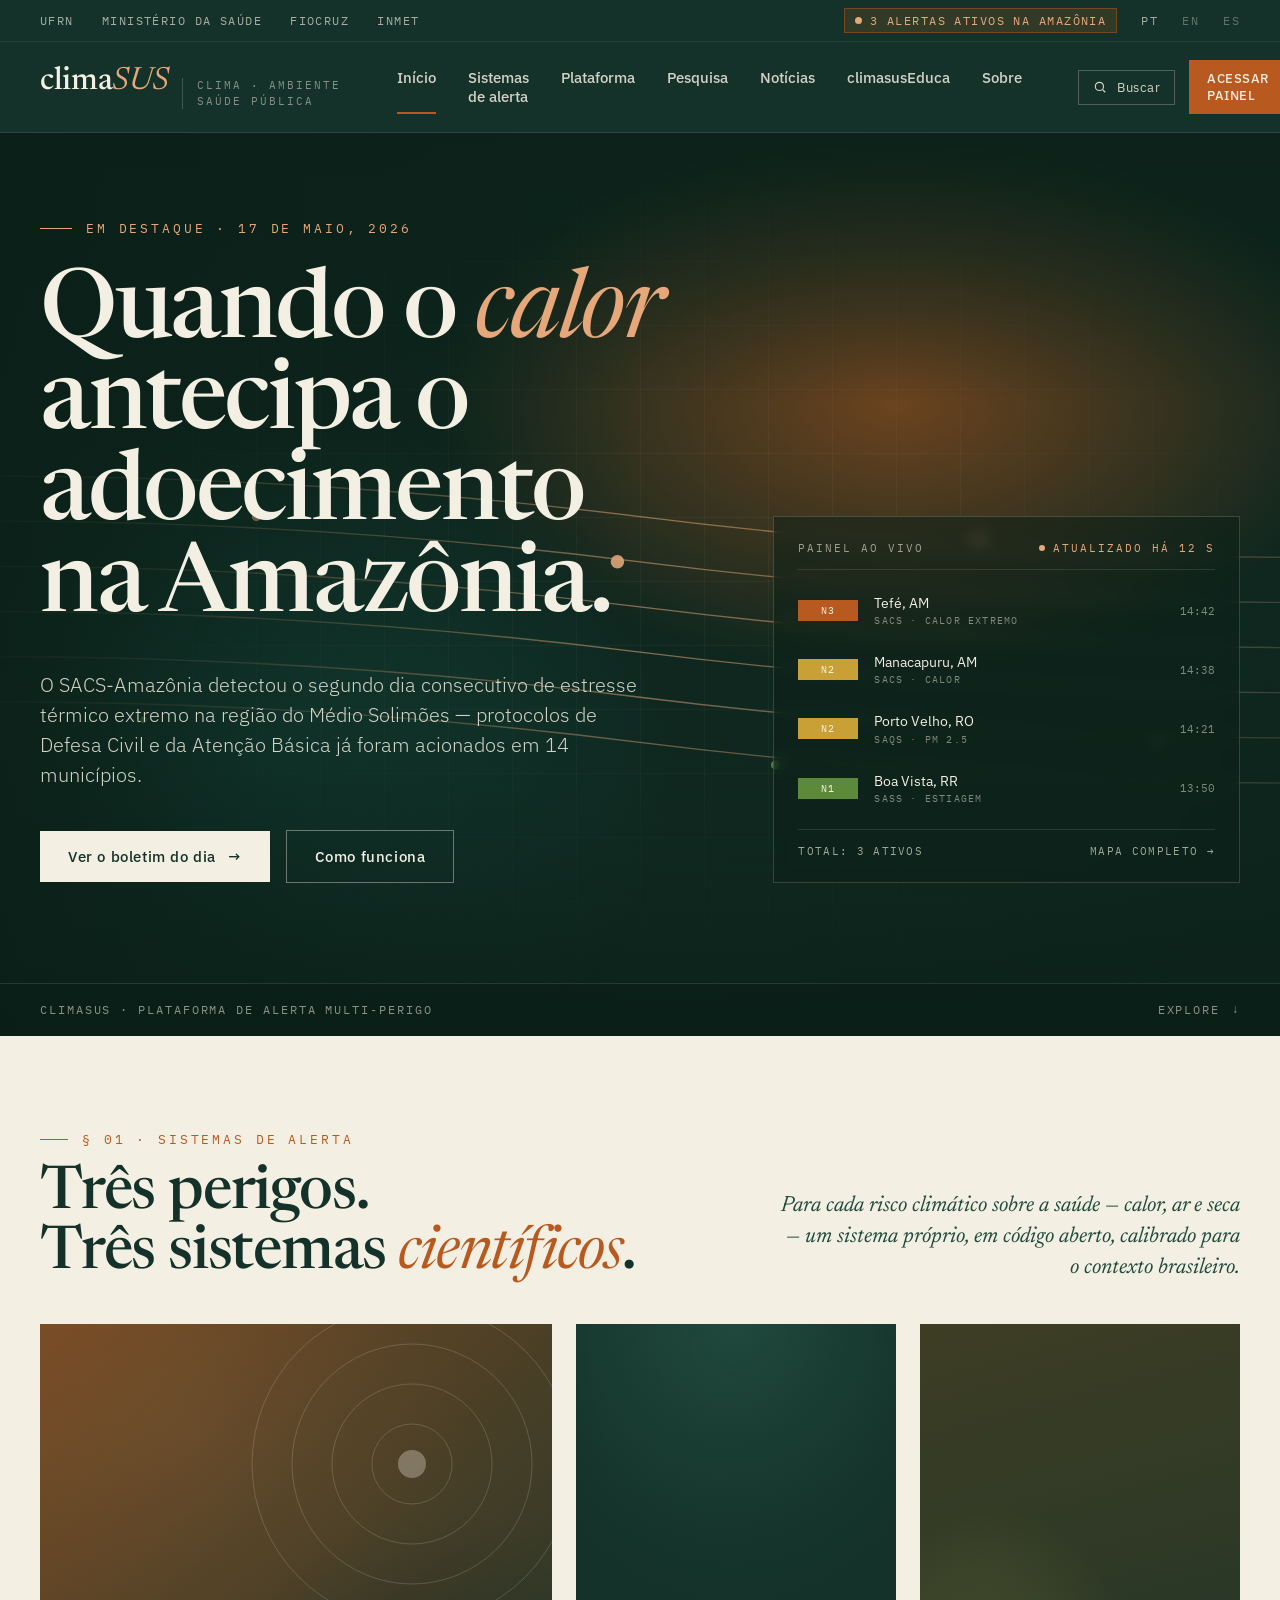
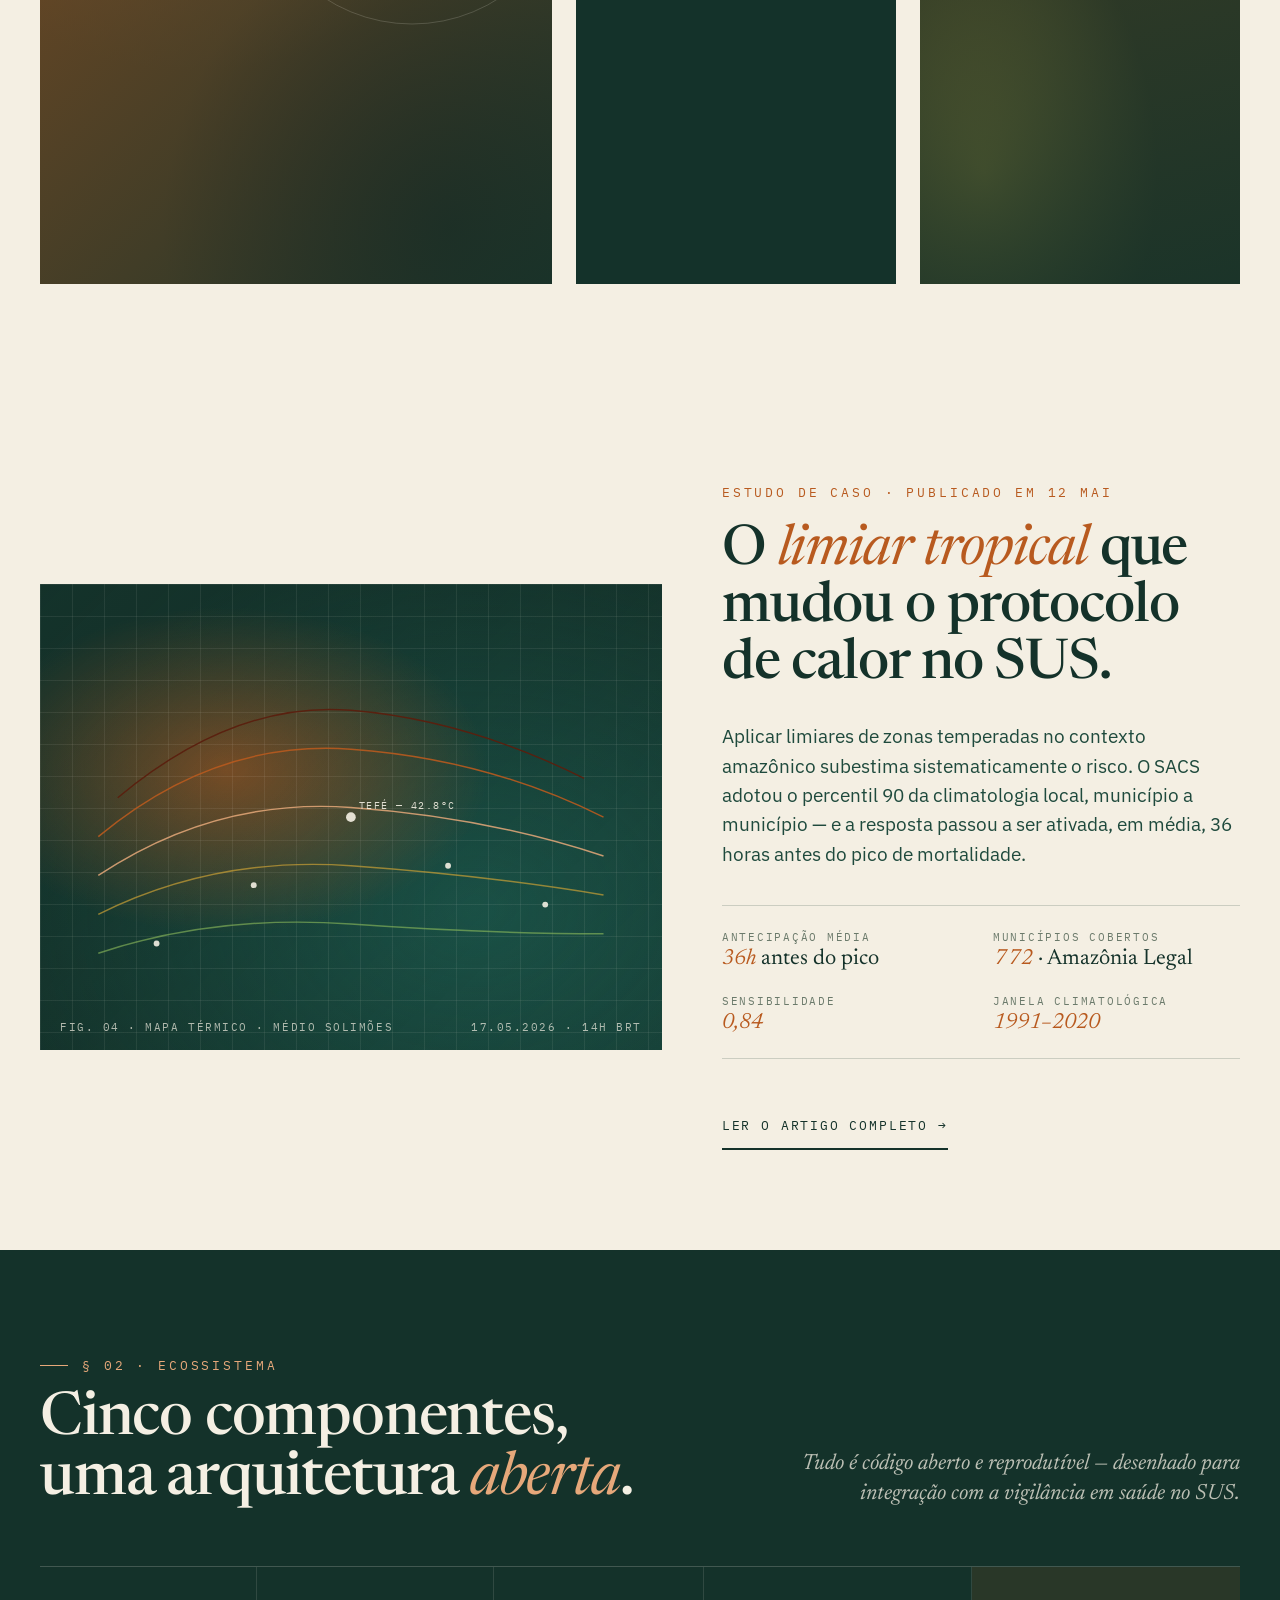
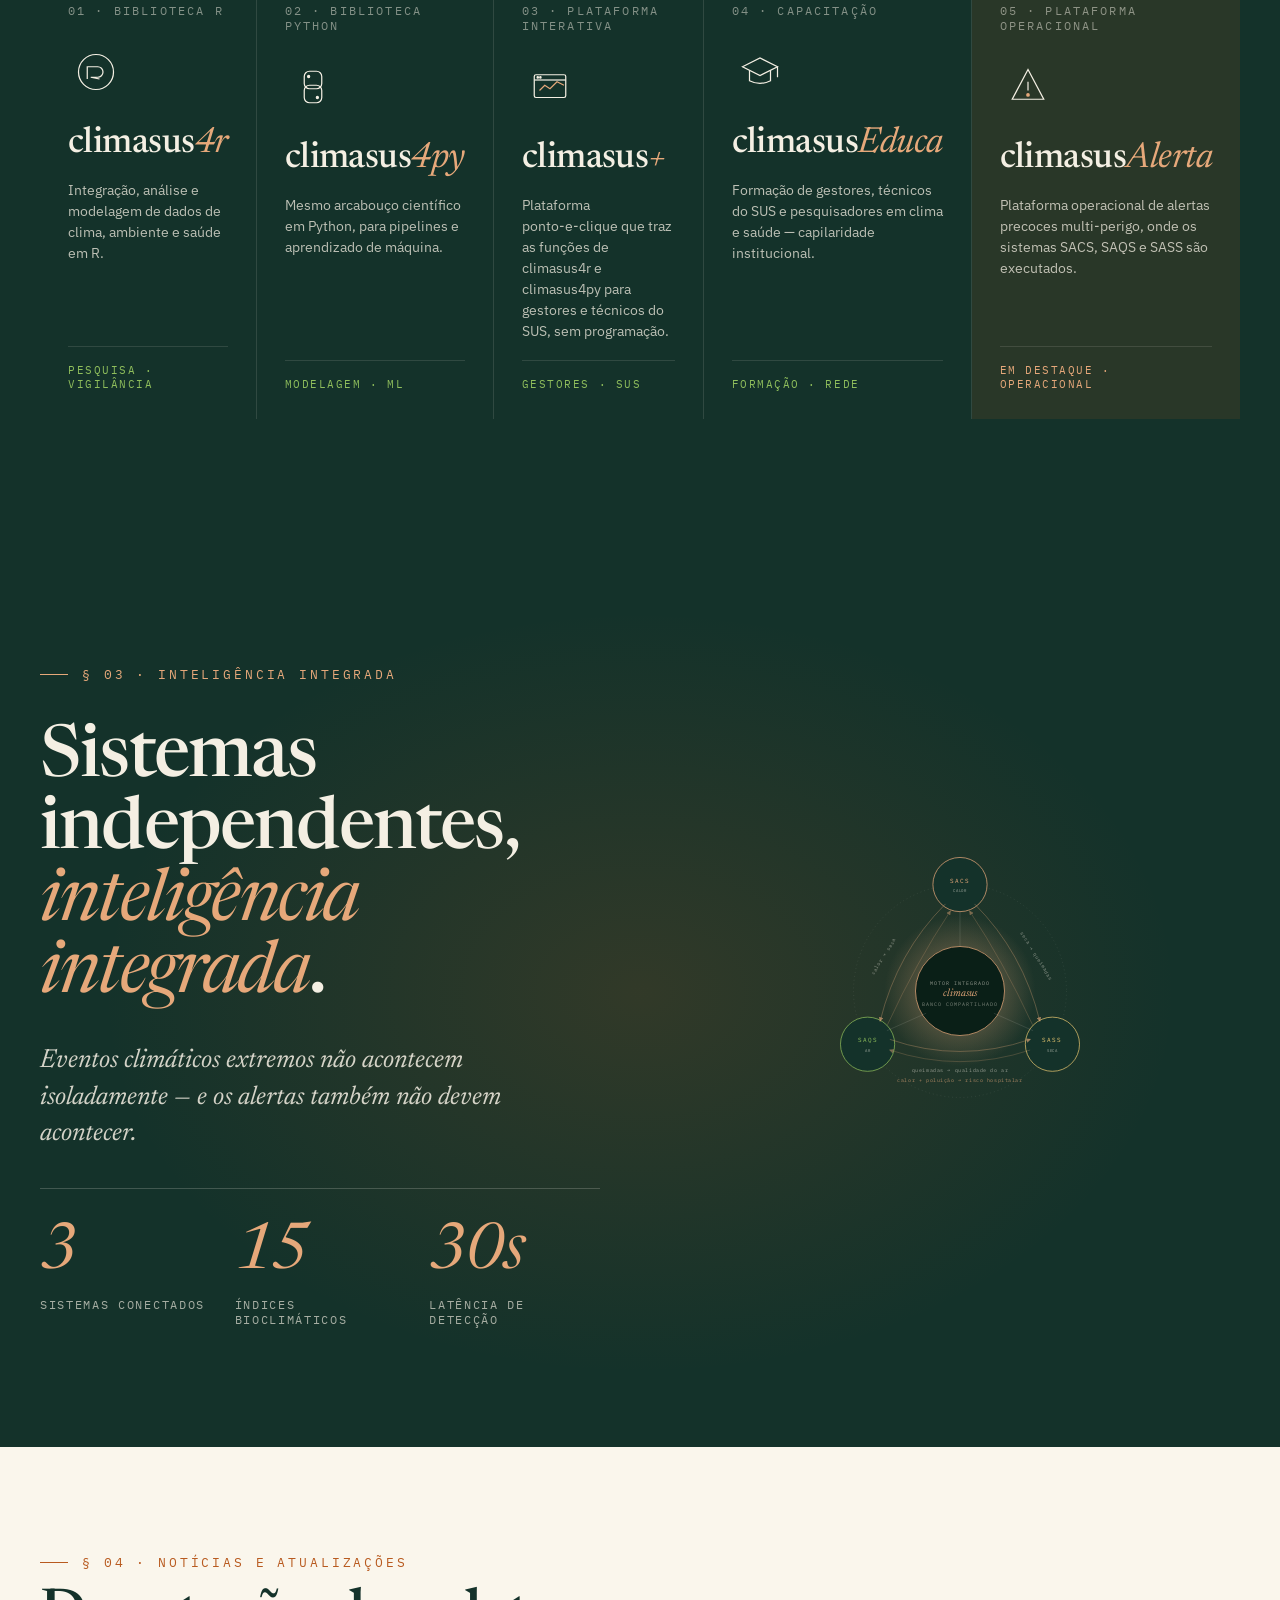
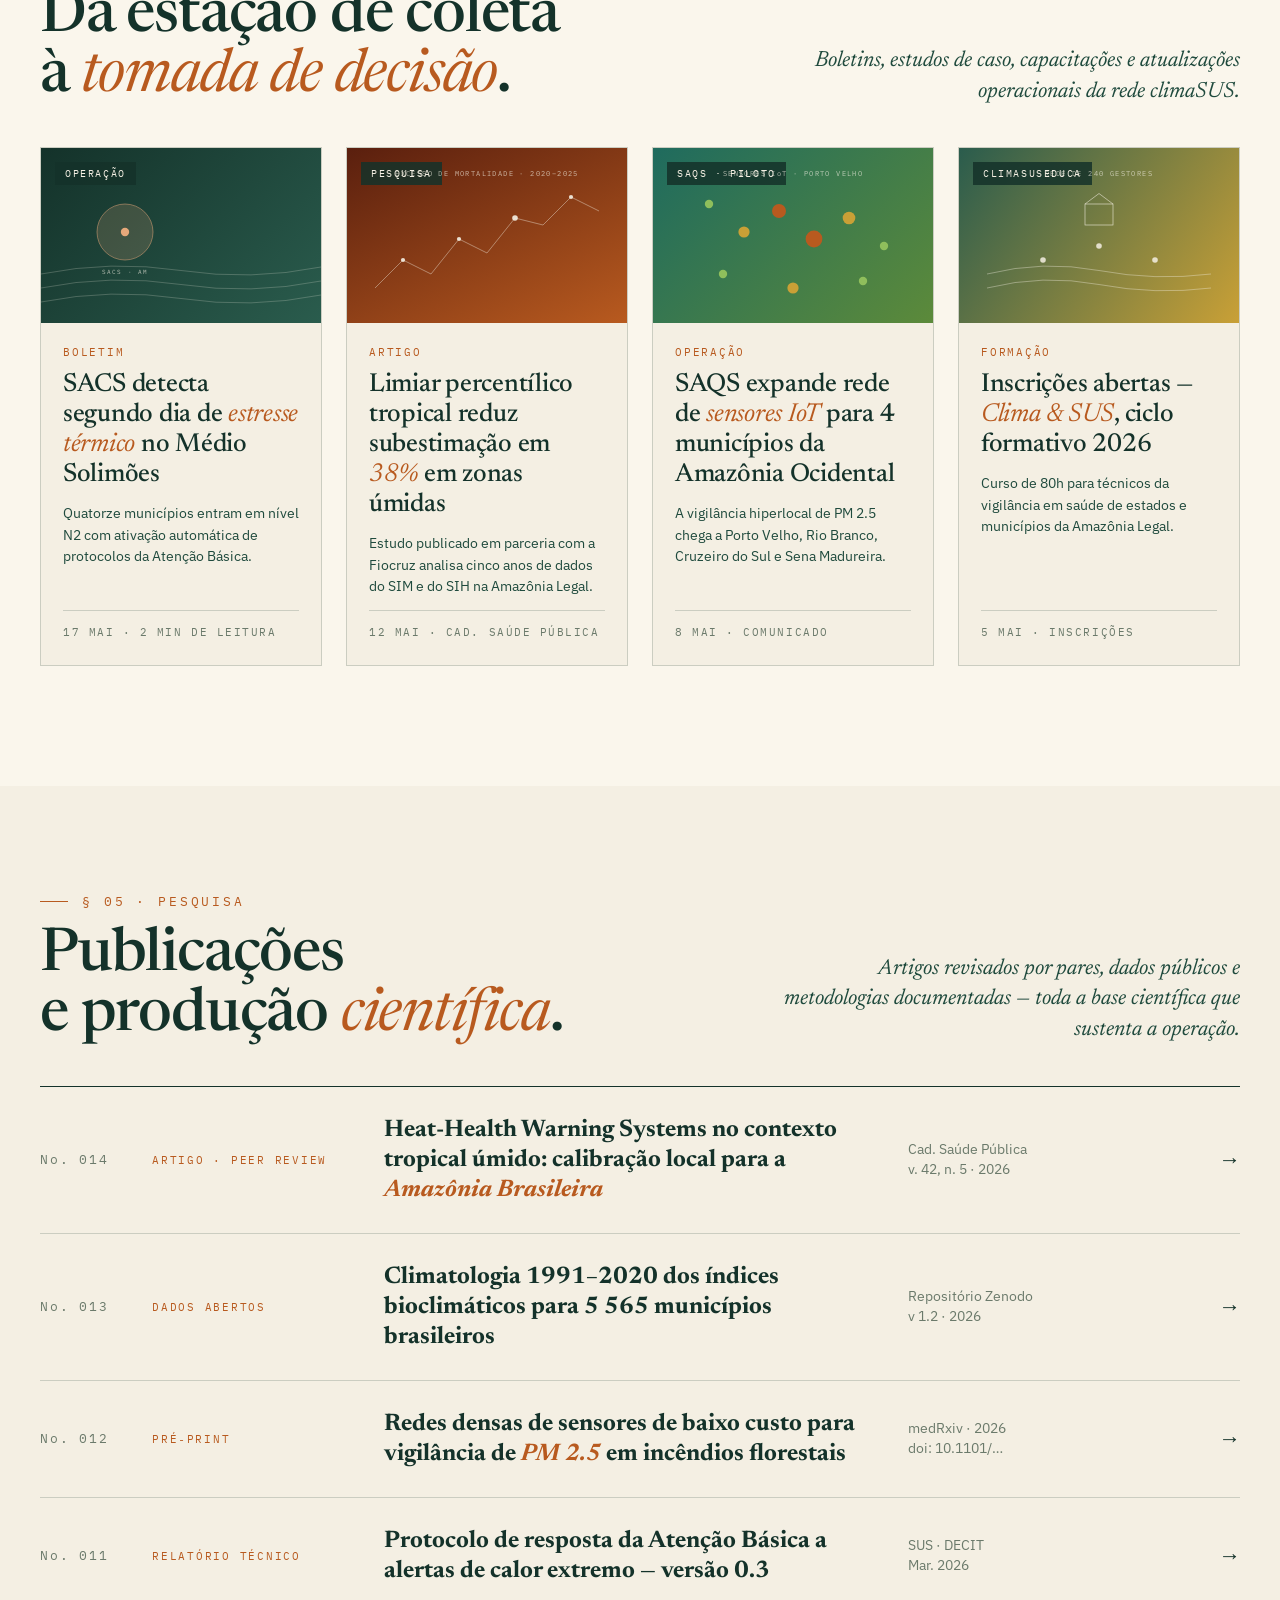
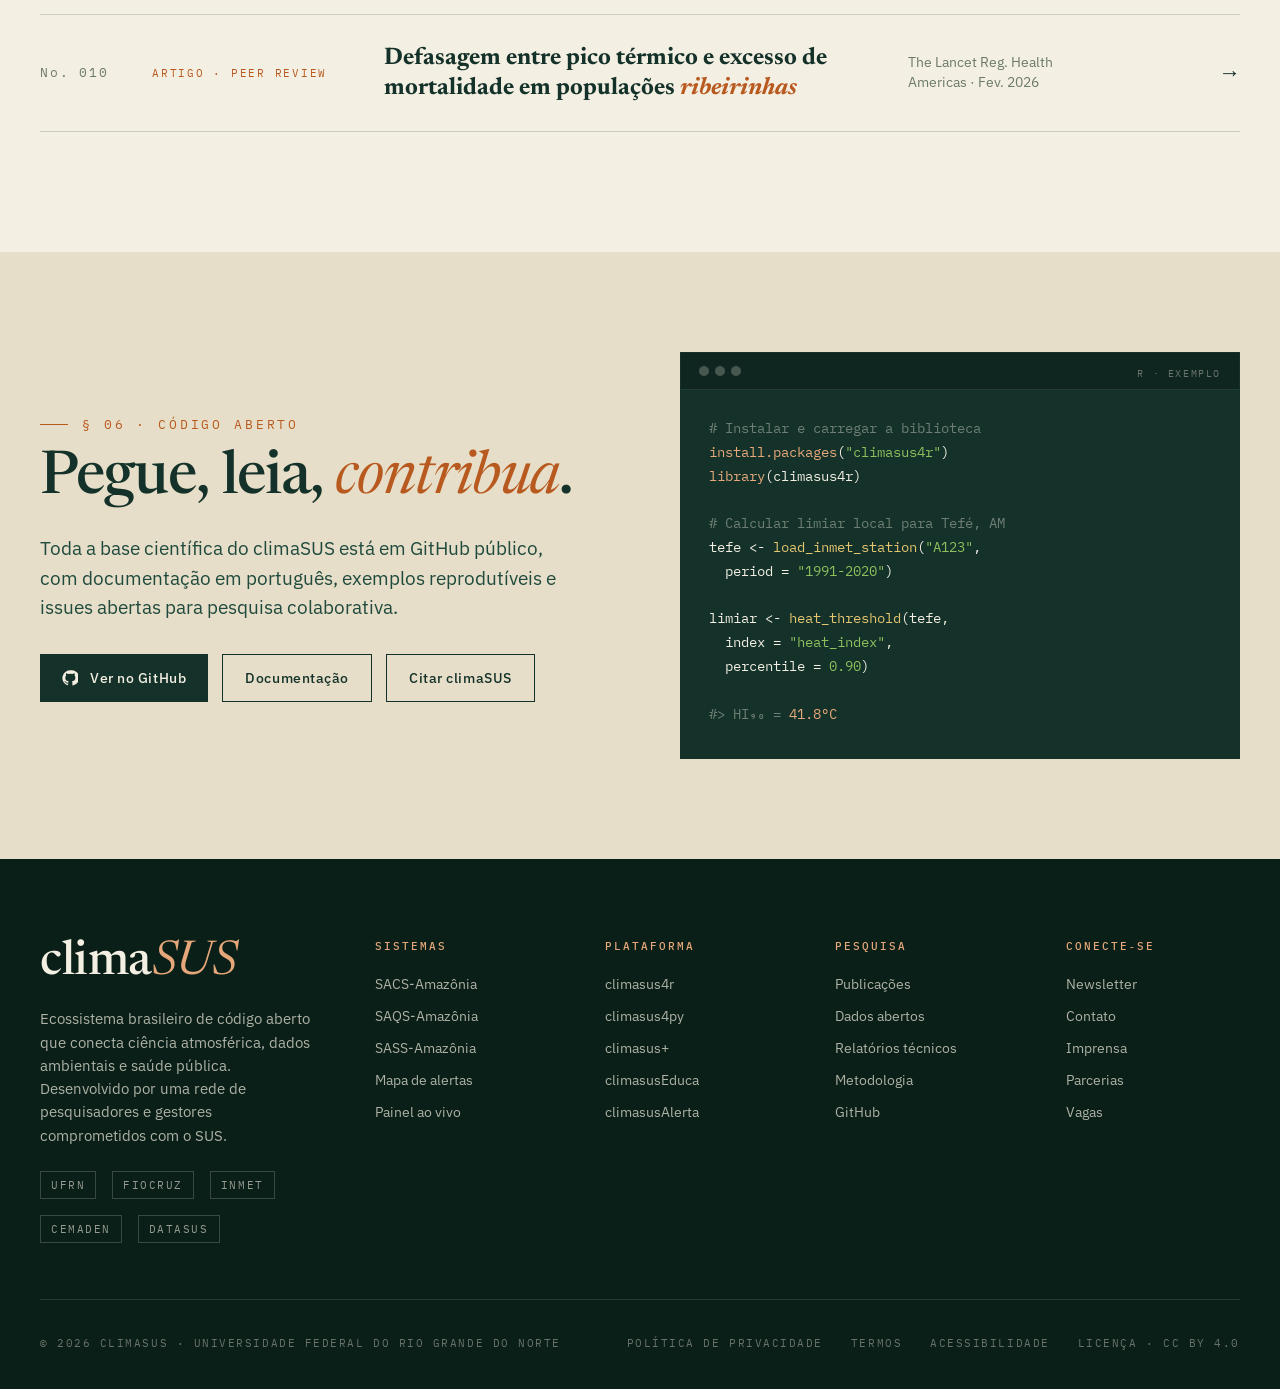
<file: index-draft.html>
<!doctype html>
<html lang="pt-BR">
<head>
<meta charset="utf-8" />
<meta name="viewport" content="width=device-width, initial-scale=1" />
<title>climaSUS — Ciência do clima, do ambiente e da saúde pública brasileira</title>
<link rel="icon" href="favicon.png" />
<link rel="preconnect" href="https://fonts.googleapis.com">
<link rel="preconnect" href="https://fonts.gstatic.com" crossorigin>
<link href="https://fonts.googleapis.com/css2?family=Newsreader:ital,opsz,wght@0,6..72,400;0,6..72,500;0,6..72,600;1,6..72,400;1,6..72,500&family=IBM+Plex+Sans:wght@300;400;500;600;700&family=IBM+Plex+Mono:wght@400;500&display=swap" rel="stylesheet">

<style>
  :root {
    --ink: #14322A;          /* deep forest green */
    --ink-2: #1F4A3D;
    --ink-3: #2A5C4D;
    --paper: #F4EFE3;        /* warm cream */
    --paper-2: #E6DEC8;
    --paper-3: #FAF6EC;
    --rule: rgba(20,50,42,0.18);
    --rule-strong: rgba(20,50,42,0.4);
    --muted: #6B7A6B;
    --accent: #B85A1F;       /* canopy / amber */
    --accent-2: #5C8A3A;     /* moss */
    --gold: #C9A036;
    --teal: #1F6B5E;
  }

  * { box-sizing: border-box; }
  html, body { margin: 0; padding: 0; }
  body {
    font-family: "IBM Plex Sans", system-ui, sans-serif;
    color: var(--ink);
    background: var(--paper);
    -webkit-font-smoothing: antialiased;
    text-rendering: optimizeLegibility;
  }
  a { color: inherit; text-decoration: none; }
  img { display: block; max-width: 100%; }

  /* ============ TOPBAR ============ */
  .topbar {
    position: sticky;
    top: 0;
    z-index: 100;
    background: var(--ink);
    color: var(--paper);
    border-bottom: 1px solid rgba(244,239,227,0.1);
  }
  .topbar-utility {
    display: flex;
    justify-content: space-between;
    align-items: center;
    padding: 8px 40px;
    font-family: "IBM Plex Mono", monospace;
    font-size: 12px;
    letter-spacing: 0.12em;
    text-transform: uppercase;
    color: rgba(244,239,227,0.65);
    border-bottom: 1px solid rgba(244,239,227,0.08);
  }
  .topbar-utility .util-left { display: flex; gap: 28px; }
  .topbar-utility .util-right { display: flex; gap: 24px; align-items: center; }
  .topbar-utility a:hover { color: var(--paper); }
  .topbar-utility .alert-pill {
    display: inline-flex;
    align-items: center;
    gap: 8px;
    background: rgba(184,90,31,0.18);
    color: #E6A87A;
    padding: 4px 10px;
    border: 1px solid rgba(184,90,31,0.5);
  }
  .topbar-utility .alert-pill .dot {
    width: 7px; height: 7px; border-radius: 50%;
    background: #E6A87A;
    animation: pulse 1.8s ease-in-out infinite;
  }
  @keyframes pulse {
    0%, 100% { opacity: 1; }
    50% { opacity: 0.4; }
  }

  .topbar-main {
    display: flex;
    align-items: center;
    padding: 18px 40px;
    gap: 56px;
  }
  .brand {
    display: flex;
    align-items: baseline;
    gap: 14px;
    flex-shrink: 0;
  }
  .brand-wordmark {
    font-family: "Newsreader", serif;
    font-weight: 500;
    font-size: 32px;
    letter-spacing: -0.01em;
    line-height: 1;
    color: var(--paper);
  }
  .brand-wordmark .alt {
    font-style: italic;
    color: #E6A87A;
    font-weight: 400;
  }
  .brand-tag {
    font-family: "IBM Plex Mono", monospace;
    font-size: 11px;
    letter-spacing: 0.18em;
    text-transform: uppercase;
    color: rgba(244,239,227,0.5);
    padding-left: 14px;
    border-left: 1px solid rgba(244,239,227,0.2);
    line-height: 1.4;
  }
  .nav-main {
    display: flex;
    gap: 32px;
    flex: 1;
  }
  .nav-main a {
    font-size: 15px;
    font-weight: 500;
    color: rgba(244,239,227,0.85);
    position: relative;
    padding: 6px 0;
    transition: color 0.15s;
  }
  .nav-main a:hover {
    color: #E6A87A;
  }
  .nav-main a.active::after {
    content: "";
    position: absolute;
    left: 0; right: 0; bottom: -2px;
    height: 2px;
    background: var(--accent);
  }
  .nav-actions {
    display: flex;
    gap: 14px;
    align-items: center;
  }
  .search-btn {
    display: flex;
    align-items: center;
    gap: 10px;
    padding: 8px 14px;
    border: 1px solid rgba(244,239,227,0.25);
    background: transparent;
    color: rgba(244,239,227,0.85);
    cursor: pointer;
    font-family: inherit;
    font-size: 13px;
    letter-spacing: 0.04em;
  }
  .search-btn:hover { background: rgba(244,239,227,0.08); color: var(--paper); }
  .cta-btn {
    padding: 10px 18px;
    background: var(--accent);
    color: var(--paper);
    font-size: 13px;
    font-weight: 500;
    letter-spacing: 0.04em;
    text-transform: uppercase;
    font-family: inherit;
    border: none;
    cursor: pointer;
  }
  .cta-btn:hover { background: #C9692C; }

  /* ============ HERO ============ */
  .hero {
    position: relative;
    min-height: 720px;
    background: #0a1f17;
    color: var(--paper);
    overflow: hidden;
    isolation: isolate;
  }
  .hero-canvas {
    position: absolute;
    inset: 0;
    z-index: 0;
  }
  /* Stylized thermal/forest background */
  .hero-canvas .layer-1 {
    position: absolute;
    inset: 0;
    background:
      radial-gradient(ellipse 60% 50% at 70% 30%, rgba(184,90,31,0.55), transparent 60%),
      radial-gradient(ellipse 50% 60% at 20% 70%, rgba(31,107,94,0.5), transparent 65%),
      radial-gradient(ellipse 80% 40% at 50% 100%, rgba(20,50,42,1), rgba(20,50,42,0.4));
  }
  .hero-canvas .layer-grid {
    position: absolute;
    inset: 0;
    background-image:
      linear-gradient(rgba(244,239,227,0.04) 1px, transparent 1px),
      linear-gradient(90deg, rgba(244,239,227,0.04) 1px, transparent 1px);
    background-size: 64px 64px;
    mask-image: radial-gradient(ellipse 70% 70% at 50% 50%, black 30%, transparent 80%);
  }
  .hero-canvas svg {
    position: absolute;
    inset: 0;
    width: 100%;
    height: 100%;
  }
  .hero-vignette {
    position: absolute;
    inset: 0;
    background:
      linear-gradient(180deg, rgba(10,31,23,0.65) 0%, transparent 30%, transparent 60%, rgba(10,31,23,0.85) 100%),
      linear-gradient(90deg, rgba(10,31,23,0.85) 0%, transparent 50%);
    z-index: 1;
  }

  .hero-content {
    position: relative;
    z-index: 2;
    padding: 80px 40px 100px;
    max-width: 1480px;
    margin: 0 auto;
    display: grid;
    grid-template-columns: 1.4fr 1fr;
    gap: 80px;
    align-items: end;
    min-height: 720px;
  }
  .hero-left .eyebrow {
    font-family: "IBM Plex Mono", monospace;
    font-size: 13px;
    text-transform: uppercase;
    letter-spacing: 0.22em;
    color: #E6A87A;
    display: inline-flex;
    align-items: center;
    gap: 14px;
    margin-bottom: 32px;
  }
  .hero-left .eyebrow .bar {
    display: inline-block;
    width: 32px; height: 1px;
    background: #E6A87A;
  }
  .hero-headline {
    font-family: "Newsreader", serif;
    font-weight: 500;
    font-size: 96px;
    line-height: 0.95;
    letter-spacing: -0.025em;
    margin: 0 0 36px;
    color: var(--paper);
    max-width: 880px;
  }
  .hero-headline .it {
    font-style: italic;
    color: #E6A87A;
    font-weight: 400;
  }
  .hero-deck {
    font-size: 20px;
    line-height: 1.5;
    max-width: 600px;
    color: rgba(244,239,227,0.85);
    margin: 0 0 40px;
    font-weight: 300;
  }
  .hero-cta-row {
    display: flex;
    gap: 16px;
    align-items: center;
  }
  .btn-primary {
    display: inline-flex;
    align-items: center;
    gap: 12px;
    padding: 16px 28px;
    background: var(--paper);
    color: var(--ink);
    font-size: 15px;
    font-weight: 500;
    letter-spacing: 0.04em;
    transition: background 0.15s;
  }
  .btn-primary:hover { background: #fff; }
  .btn-primary .arrow { transition: transform 0.2s; }
  .btn-primary:hover .arrow { transform: translateX(4px); }
  .btn-ghost {
    display: inline-flex;
    align-items: center;
    gap: 12px;
    padding: 16px 28px;
    border: 1px solid rgba(244,239,227,0.4);
    color: var(--paper);
    font-size: 15px;
    font-weight: 500;
    letter-spacing: 0.04em;
    transition: background 0.15s;
  }
  .btn-ghost:hover { background: rgba(244,239,227,0.08); }

  .hero-right {
    display: flex;
    flex-direction: column;
    gap: 24px;
    align-self: end;
  }
  .live-card {
    border: 1px solid rgba(244,239,227,0.18);
    background: rgba(10,31,23,0.5);
    backdrop-filter: blur(8px);
    padding: 24px;
  }
  .live-card .live-head {
    display: flex;
    justify-content: space-between;
    align-items: center;
    font-family: "IBM Plex Mono", monospace;
    font-size: 11px;
    letter-spacing: 0.18em;
    text-transform: uppercase;
    color: rgba(244,239,227,0.6);
    margin-bottom: 18px;
    padding-bottom: 14px;
    border-bottom: 1px solid rgba(244,239,227,0.12);
  }
  .live-card .live-head .live-indicator {
    display: inline-flex; align-items: center; gap: 8px;
    color: #E6A87A;
  }
  .live-card .live-head .live-indicator .dot {
    width: 6px; height: 6px; background: #E6A87A; border-radius: 50%;
    animation: pulse 1.6s ease-in-out infinite;
  }
  .live-list { display: flex; flex-direction: column; gap: 14px; }
  .live-item {
    display: grid;
    grid-template-columns: 60px 1fr auto;
    gap: 16px;
    align-items: center;
    padding: 6px 0;
  }
  .live-item .lvl {
    font-family: "IBM Plex Mono", monospace;
    font-size: 10px;
    letter-spacing: 0.14em;
    padding: 4px 8px;
    text-transform: uppercase;
    text-align: center;
    color: var(--paper);
  }
  .lvl.n1 { background: #5C8A3A; }
  .lvl.n2 { background: #C9A036; }
  .lvl.n3 { background: #B85A1F; }
  .lvl.n4 { background: #5A1F0E; }
  .live-item .loc {
    font-size: 14px;
    color: var(--paper);
    line-height: 1.3;
  }
  .live-item .loc .sys {
    display: block;
    font-family: "IBM Plex Mono", monospace;
    font-size: 10px;
    letter-spacing: 0.12em;
    color: rgba(244,239,227,0.5);
    text-transform: uppercase;
    margin-top: 2px;
  }
  .live-item .ts {
    font-family: "IBM Plex Mono", monospace;
    font-size: 11px;
    color: rgba(244,239,227,0.5);
  }
  .live-card .live-foot {
    margin-top: 18px;
    padding-top: 14px;
    border-top: 1px solid rgba(244,239,227,0.12);
    display: flex;
    justify-content: space-between;
    font-family: "IBM Plex Mono", monospace;
    font-size: 11px;
    letter-spacing: 0.12em;
    text-transform: uppercase;
    color: rgba(244,239,227,0.65);
  }
  .live-card .live-foot a:hover { color: #E6A87A; }

  .hero-meta-row {
    position: relative;
    z-index: 2;
    border-top: 1px solid rgba(244,239,227,0.12);
    background: rgba(10,31,23,0.7);
    padding: 18px 40px;
  }
  .hero-meta-inner {
    max-width: 1480px;
    margin: 0 auto;
    display: flex;
    justify-content: space-between;
    align-items: center;
    font-family: "IBM Plex Mono", monospace;
    font-size: 12px;
    letter-spacing: 0.16em;
    text-transform: uppercase;
    color: rgba(244,239,227,0.55);
  }
  .hero-meta-inner .scroll-hint {
    display: inline-flex; align-items: center; gap: 12px;
  }

  /* ============ SECTION HEADER ============ */
  .section-head {
    max-width: 1480px;
    margin: 0 auto;
    padding: 88px 40px 40px;
    display: flex;
    justify-content: space-between;
    align-items: flex-end;
    gap: 80px;
  }
  .section-eyebrow {
    font-family: "IBM Plex Mono", monospace;
    font-size: 13px;
    letter-spacing: 0.22em;
    text-transform: uppercase;
    color: var(--accent);
    display: inline-flex;
    align-items: center;
    gap: 14px;
    margin-bottom: 16px;
  }
  .section-eyebrow .bar {
    display: inline-block; width: 28px; height: 1px;
    background: var(--accent);
  }
  .section-title {
    font-family: "Newsreader", serif;
    font-weight: 500;
    font-size: 60px;
    line-height: 1;
    letter-spacing: -0.02em;
    margin: 0;
    color: var(--ink);
    max-width: 760px;
  }
  .section-title .it { font-style: italic; color: var(--accent); font-weight: 400; }
  .section-lede {
    font-family: "Newsreader", serif;
    font-style: italic;
    font-size: 22px;
    line-height: 1.4;
    color: var(--ink-2);
    max-width: 460px;
    text-align: right;
    margin: 0;
  }

  /* ============ SISTEMAS ============ */
  .sistemas-wrap { padding: 0 40px 100px; max-width: 1480px; margin: 0 auto; }
  .sistemas-grid {
    display: grid;
    grid-template-columns: 1.6fr 1fr 1fr;
    gap: 24px;
  }
  .sistema-card {
    position: relative;
    overflow: hidden;
    color: var(--paper);
    min-height: 520px;
    display: flex;
    flex-direction: column;
    justify-content: space-between;
    padding: 32px;
    transition: transform 0.3s ease;
  }
  .sistema-card:hover { transform: translateY(-4px); }
  .sistema-card .bg {
    position: absolute;
    inset: 0;
    z-index: 0;
  }
  .sistema-card .inner { position: relative; z-index: 1; display: contents; }

  .sistema-card.featured { min-height: 560px; }
  .sistema-card.featured .bg {
    background:
      linear-gradient(135deg, rgba(20,50,42,0.4), rgba(20,50,42,0.95)),
      radial-gradient(ellipse 80% 60% at 30% 20%, #C9692C, transparent 70%),
      radial-gradient(ellipse 80% 80% at 80% 90%, #5A1F0E, transparent 70%),
      #B85A1F;
  }
  .sistema-card.sys-ar .bg {
    background:
      linear-gradient(160deg, rgba(20,50,42,0.4), rgba(20,50,42,0.95)),
      radial-gradient(ellipse 100% 70% at 50% 0%, #2A5C4D, transparent 70%),
      #14322A;
  }
  .sistema-card.sys-seca .bg {
    background:
      linear-gradient(165deg, rgba(20,50,42,0.4), rgba(20,50,42,0.9)),
      radial-gradient(ellipse 90% 80% at 20% 80%, #C9A036, transparent 60%),
      #5A4520;
  }

  .sistema-tag {
    font-family: "IBM Plex Mono", monospace;
    font-size: 11px;
    letter-spacing: 0.18em;
    text-transform: uppercase;
    color: rgba(244,239,227,0.65);
    display: inline-flex;
    align-items: center;
    gap: 10px;
  }
  .sistema-tag .dot {
    width: 7px; height: 7px; border-radius: 50%;
  }
  .sistema-tag.calor .dot { background: #E6A87A; }
  .sistema-tag.ar .dot { background: #5C8A3A; }
  .sistema-tag.seca .dot { background: #E6C570; }

  .sistema-name {
    font-family: "Newsreader", serif;
    font-weight: 500;
    font-size: 64px;
    line-height: 0.95;
    letter-spacing: -0.025em;
    margin: 18px 0 0;
    color: var(--paper);
  }
  .sistema-name .it { font-style: italic; font-weight: 400; }
  .sistema-card.featured .sistema-name { font-size: 88px; }
  .sistema-card.featured .sistema-name .it { color: #E6A87A; }
  .sistema-card.sys-ar .sistema-name .it { color: #8FBE5C; }
  .sistema-card.sys-seca .sistema-name .it { color: #E6C570; }

  .sistema-desc {
    font-size: 16px;
    line-height: 1.5;
    color: rgba(244,239,227,0.85);
    max-width: 460px;
    margin: 18px 0 0;
  }
  .sistema-card.featured .sistema-desc {
    font-size: 19px;
    max-width: 540px;
  }
  .sistema-foot {
    display: flex;
    justify-content: space-between;
    align-items: center;
    padding-top: 24px;
    border-top: 1px solid rgba(244,239,227,0.2);
    margin-top: 24px;
  }
  .sistema-status {
    font-family: "IBM Plex Mono", monospace;
    font-size: 11px;
    letter-spacing: 0.14em;
    text-transform: uppercase;
    color: rgba(244,239,227,0.7);
  }
  .sistema-status .status-dot {
    display: inline-block;
    width: 6px; height: 6px; border-radius: 50%;
    background: #8FBE5C;
    margin-right: 8px;
    animation: pulse 2s ease-in-out infinite;
  }
  .sistema-arrow {
    font-family: "Newsreader", serif;
    font-style: italic;
    font-size: 22px;
    color: var(--paper);
    display: inline-flex;
    align-items: center;
    gap: 8px;
    transition: transform 0.2s;
  }
  .sistema-card:hover .sistema-arrow { transform: translateX(6px); }

  /* decorative pattern in featured */
  .sistema-card.featured .pattern-overlay {
    position: absolute;
    top: -40px; right: -40px;
    width: 360px; height: 360px;
    z-index: 0;
    opacity: 0.35;
    pointer-events: none;
  }

  /* ============ ECOSSISTEMA / COMPONENTES ============ */
  .ecossistema {
    background: var(--ink);
    color: var(--paper);
    padding: 0;
  }
  .ecossistema .section-head { padding-top: 100px; padding-bottom: 56px; }
  .ecossistema .section-eyebrow { color: #E6A87A; }
  .ecossistema .section-eyebrow .bar { background: #E6A87A; }
  .ecossistema .section-title { color: var(--paper); }
  .ecossistema .section-title .it { color: #E6A87A; }
  .ecossistema .section-lede { color: rgba(244,239,227,0.75); }

  .eco-grid-wrap {
    max-width: 1480px; margin: 0 auto; padding: 0 40px 120px;
  }
  .eco-grid {
    display: grid;
    grid-template-columns: repeat(5, 1fr);
    gap: 0;
    border-top: 1px solid rgba(244,239,227,0.2);
  }
  .eco-item {
    padding: 36px 28px 28px;
    border-right: 1px solid rgba(244,239,227,0.12);
    display: flex;
    flex-direction: column;
    gap: 18px;
    min-height: 380px;
    transition: background 0.2s;
    position: relative;
  }
  .eco-item:last-child { border-right: none; }
  .eco-item:hover {
    background: rgba(244,239,227,0.04);
  }
  .eco-item .num {
    font-family: "IBM Plex Mono", monospace;
    font-size: 12px;
    letter-spacing: 0.18em;
    text-transform: uppercase;
    color: rgba(244,239,227,0.5);
  }
  .eco-item .icon {
    width: 56px; height: 56px;
    display: flex; align-items: center; justify-content: center;
    color: var(--paper);
    margin: 8px 0;
  }
  .eco-item .name {
    font-family: "Newsreader", serif;
    font-weight: 500;
    font-size: 36px;
    line-height: 1;
    letter-spacing: -0.015em;
    margin: 0;
  }
  .eco-item .name .it { font-style: italic; color: #E6A87A; font-weight: 400; }
  .eco-item .desc {
    font-size: 14px;
    line-height: 1.5;
    color: rgba(244,239,227,0.75);
    margin: 0;
    flex: 1;
  }
  .eco-item .tag {
    font-family: "IBM Plex Mono", monospace;
    font-size: 11px;
    letter-spacing: 0.14em;
    text-transform: uppercase;
    color: #8FBE5C;
    padding-top: 16px;
    border-top: 1px solid rgba(244,239,227,0.12);
  }
  .eco-item.featured { background: rgba(184,90,31,0.12); }
  .eco-item.featured .tag { color: #E6A87A; }

  /* ============ MULTIMÍDIA / FEATURED STORY ============ */
  .feature-story {
    background: var(--paper);
    padding: 100px 40px;
  }
  .feature-grid {
    max-width: 1480px;
    margin: 0 auto;
    display: grid;
    grid-template-columns: 1.2fr 1fr;
    gap: 60px;
    align-items: center;
  }
  .feature-img {
    position: relative;
    aspect-ratio: 4/3;
    background:
      linear-gradient(135deg, rgba(20,50,42,0.4), transparent),
      radial-gradient(ellipse 60% 50% at 30% 40%, rgba(184,90,31,0.8), transparent 70%),
      radial-gradient(ellipse 80% 80% at 70% 70%, rgba(31,107,94,0.6), transparent),
      #14322A;
    overflow: hidden;
  }
  .feature-img .data-overlay {
    position: absolute;
    inset: 0;
    background-image:
      linear-gradient(rgba(244,239,227,0.08) 1px, transparent 1px),
      linear-gradient(90deg, rgba(244,239,227,0.08) 1px, transparent 1px);
    background-size: 32px 32px;
  }
  .feature-img svg {
    position: absolute;
    inset: 0;
    width: 100%; height: 100%;
  }
  .feature-img .caption {
    position: absolute;
    bottom: 16px; left: 20px; right: 20px;
    font-family: "IBM Plex Mono", monospace;
    font-size: 11px;
    letter-spacing: 0.14em;
    text-transform: uppercase;
    color: rgba(244,239,227,0.7);
    display: flex; justify-content: space-between;
  }
  .feature-text .eyebrow {
    font-family: "IBM Plex Mono", monospace;
    font-size: 13px;
    letter-spacing: 0.22em;
    text-transform: uppercase;
    color: var(--accent);
    margin-bottom: 22px;
  }
  .feature-text h2 {
    font-family: "Newsreader", serif;
    font-weight: 500;
    font-size: 56px;
    line-height: 1.02;
    letter-spacing: -0.02em;
    margin: 0 0 28px;
  }
  .feature-text h2 .it { font-style: italic; color: var(--accent); font-weight: 400; }
  .feature-text p {
    font-size: 19px;
    line-height: 1.55;
    color: var(--ink-2);
    margin: 0 0 18px;
    max-width: 560px;
  }
  .feature-text .meta-list {
    display: grid;
    grid-template-columns: 1fr 1fr;
    gap: 24px;
    margin: 36px 0;
    border-top: 1px solid var(--rule);
    border-bottom: 1px solid var(--rule);
    padding: 24px 0;
  }
  .feature-text .meta-list .key {
    font-family: "IBM Plex Mono", monospace;
    font-size: 11px;
    letter-spacing: 0.16em;
    text-transform: uppercase;
    color: var(--muted);
    margin-bottom: 4px;
  }
  .feature-text .meta-list .val {
    font-family: "Newsreader", serif;
    font-size: 22px;
    color: var(--ink);
  }
  .feature-text .meta-list .val .em { color: var(--accent); font-style: italic; }
  .read-link {
    display: inline-flex;
    align-items: center;
    gap: 12px;
    font-family: "IBM Plex Mono", monospace;
    font-size: 13px;
    letter-spacing: 0.14em;
    text-transform: uppercase;
    color: var(--ink);
    padding: 14px 0;
    border-bottom: 2px solid var(--ink);
    margin-top: 8px;
  }
  .read-link:hover { color: var(--accent); border-color: var(--accent); }

  /* ============ NEWS / ARTICLES GRID ============ */
  .news-section { background: var(--paper-3); padding: 0 0 120px; }
  .news-section .section-head { padding-top: 100px; }
  .news-grid {
    max-width: 1480px;
    margin: 0 auto;
    padding: 0 40px;
    display: grid;
    grid-template-columns: repeat(4, 1fr);
    gap: 24px;
  }
  .news-card {
    background: var(--paper);
    border: 1px solid var(--rule);
    overflow: hidden;
    display: flex;
    flex-direction: column;
    transition: transform 0.25s ease, box-shadow 0.25s ease;
  }
  .news-card:hover {
    transform: translateY(-4px);
    box-shadow: 0 12px 32px rgba(20,50,42,0.12);
  }
  .news-img {
    aspect-ratio: 16/10;
    position: relative;
    overflow: hidden;
    background: var(--paper-2);
  }
  .news-img .label {
    position: absolute;
    top: 14px; left: 14px;
    background: rgba(20,50,42,0.85);
    color: var(--paper);
    font-family: "IBM Plex Mono", monospace;
    font-size: 10px;
    letter-spacing: 0.16em;
    text-transform: uppercase;
    padding: 5px 10px;
  }
  .news-img.t1 { background: linear-gradient(135deg, #14322A, #2A5C4D); }
  .news-img.t2 { background: linear-gradient(155deg, #5A1F0E, #B85A1F); }
  .news-img.t3 { background: linear-gradient(135deg, #1F6B5E, #5C8A3A); }
  .news-img.t4 { background: linear-gradient(125deg, #2A5C4D, #C9A036); }
  .news-img svg {
    position: absolute;
    inset: 0;
    width: 100%; height: 100%;
  }
  .news-body {
    padding: 22px 22px 26px;
    display: flex;
    flex-direction: column;
    gap: 12px;
    flex: 1;
  }
  .news-cat {
    font-family: "IBM Plex Mono", monospace;
    font-size: 11px;
    letter-spacing: 0.16em;
    text-transform: uppercase;
    color: var(--accent);
  }
  .news-title {
    font-family: "Newsreader", serif;
    font-weight: 500;
    font-size: 26px;
    line-height: 1.15;
    letter-spacing: -0.01em;
    margin: 0;
    color: var(--ink);
  }
  .news-title .it { font-style: italic; color: var(--accent); font-weight: 400; }
  .news-excerpt {
    font-size: 14px;
    line-height: 1.55;
    color: var(--ink-2);
    margin: 0;
    flex: 1;
  }
  .news-date {
    font-family: "IBM Plex Mono", monospace;
    font-size: 11px;
    letter-spacing: 0.14em;
    text-transform: uppercase;
    color: var(--muted);
    padding-top: 14px;
    border-top: 1px solid var(--rule);
  }

  /* ============ INTEGRATION BAND ============ */
  .integration {
    background: var(--ink);
    color: var(--paper);
    padding: 120px 40px;
    position: relative;
    overflow: hidden;
  }
  .integration::before {
    content: "";
    position: absolute;
    inset: 0;
    background:
      radial-gradient(ellipse 60% 60% at 50% 50%, rgba(184,90,31,0.18), transparent 70%);
    pointer-events: none;
  }
  .integration-inner {
    max-width: 1480px;
    margin: 0 auto;
    display: grid;
    grid-template-columns: 1fr 1fr;
    gap: 80px;
    align-items: center;
    position: relative;
  }
  .integration h2 {
    font-family: "Newsreader", serif;
    font-weight: 500;
    font-size: 72px;
    line-height: 1;
    letter-spacing: -0.025em;
    margin: 24px 0 32px;
    color: var(--paper);
  }
  .integration h2 .it { font-style: italic; color: #E6A87A; font-weight: 400; }
  .integration p {
    font-family: "Newsreader", serif;
    font-style: italic;
    font-size: 26px;
    line-height: 1.4;
    color: rgba(244,239,227,0.85);
    margin: 0 0 36px;
    max-width: 540px;
  }
  .integration .stat-row {
    display: grid;
    grid-template-columns: 1fr 1fr 1fr;
    gap: 24px;
    border-top: 1px solid rgba(244,239,227,0.2);
    padding-top: 32px;
  }
  .integration .stat .num {
    font-family: "Newsreader", serif;
    font-style: italic;
    font-weight: 400;
    font-size: 64px;
    line-height: 1;
    color: #E6A87A;
    letter-spacing: -0.02em;
  }
  .integration .stat .lbl {
    font-family: "IBM Plex Mono", monospace;
    font-size: 12px;
    letter-spacing: 0.14em;
    text-transform: uppercase;
    color: rgba(244,239,227,0.65);
    margin-top: 12px;
  }

  /* Integration diagram */
  .integration-viz {
    position: relative;
    aspect-ratio: 1;
    max-width: 620px;
    margin: 0 auto;
  }
  .integration-viz svg { width: 100%; height: 100%; }

  /* ============ PUBLICATIONS / RESEARCH ============ */
  .research { background: var(--paper); padding: 0 0 120px; }
  .research .section-head { padding-top: 100px; }
  .research-wrap { max-width: 1480px; margin: 0 auto; padding: 0 40px; }
  .pub-list {
    border-top: 1px solid var(--ink);
  }
  .pub-row {
    display: grid;
    grid-template-columns: 80px 200px 1fr 220px 80px;
    gap: 32px;
    align-items: center;
    padding: 28px 0;
    border-bottom: 1px solid var(--rule);
    transition: background 0.2s;
    cursor: pointer;
  }
  .pub-row:hover { background: rgba(20,50,42,0.03); }
  .pub-row .pub-num {
    font-family: "IBM Plex Mono", monospace;
    font-size: 13px;
    letter-spacing: 0.14em;
    color: var(--muted);
  }
  .pub-row .pub-type {
    font-family: "IBM Plex Mono", monospace;
    font-size: 11px;
    letter-spacing: 0.16em;
    text-transform: uppercase;
    color: var(--accent);
  }
  .pub-row .pub-title {
    font-family: "Newsreader", serif;
    font-size: 24px;
    line-height: 1.25;
    color: var(--ink);
    margin: 0;
  }
  .pub-row .pub-title .em { font-style: italic; color: var(--accent); }
  .pub-row .pub-meta {
    font-size: 14px;
    color: var(--muted);
    line-height: 1.4;
  }
  .pub-row .pub-arrow {
    font-family: "Newsreader", serif;
    font-style: italic;
    font-size: 22px;
    color: var(--ink);
    text-align: right;
    transition: transform 0.2s;
  }
  .pub-row:hover .pub-arrow { transform: translateX(6px); color: var(--accent); }

  /* ============ CTA OPEN SOURCE ============ */
  .opensource-band {
    background: var(--paper-2);
    padding: 100px 40px;
    position: relative;
    overflow: hidden;
  }
  .opensource-inner {
    max-width: 1480px;
    margin: 0 auto;
    display: grid;
    grid-template-columns: 1fr 1fr;
    gap: 80px;
    align-items: center;
  }
  .opensource-inner h2 {
    font-family: "Newsreader", serif;
    font-weight: 500;
    font-size: 60px;
    line-height: 1.02;
    letter-spacing: -0.02em;
    margin: 16px 0 24px;
  }
  .opensource-inner h2 .it { font-style: italic; color: var(--accent); font-weight: 400; }
  .opensource-inner p {
    font-size: 19px;
    line-height: 1.55;
    color: var(--ink-2);
    margin: 0 0 32px;
    max-width: 520px;
  }
  .opensource-buttons { display: flex; gap: 14px; flex-wrap: wrap; }
  .os-btn {
    display: inline-flex;
    align-items: center;
    gap: 12px;
    padding: 14px 22px;
    background: var(--ink);
    color: var(--paper);
    font-size: 14px;
    font-weight: 500;
    letter-spacing: 0.04em;
    transition: background 0.15s;
  }
  .os-btn:hover { background: var(--ink-2); }
  .os-btn.alt { background: transparent; color: var(--ink); border: 1px solid var(--ink); }
  .os-btn.alt:hover { background: var(--ink); color: var(--paper); }

  .opensource-code {
    background: var(--ink);
    color: var(--paper);
    padding: 32px 28px;
    font-family: "IBM Plex Mono", monospace;
    font-size: 14px;
    line-height: 1.7;
    border: 1px solid rgba(20,50,42,0.2);
    position: relative;
  }
  .opensource-code::before {
    content: "";
    position: absolute;
    top: 0; left: 0; right: 0;
    height: 36px;
    background: rgba(0,0,0,0.25);
    border-bottom: 1px solid rgba(244,239,227,0.1);
  }
  .opensource-code .dots {
    position: absolute;
    top: 13px; left: 18px;
    display: flex; gap: 6px;
  }
  .opensource-code .dots span {
    width: 10px; height: 10px; border-radius: 50%;
    background: rgba(244,239,227,0.25);
  }
  .opensource-code .label {
    position: absolute;
    top: 12px; right: 18px;
    font-size: 10px;
    letter-spacing: 0.16em;
    text-transform: uppercase;
    color: rgba(244,239,227,0.4);
  }
  .opensource-code .code-body {
    margin-top: 32px;
  }
  .opensource-code .comment { color: rgba(244,239,227,0.4); }
  .opensource-code .keyword { color: #E6A87A; }
  .opensource-code .str { color: #8FBE5C; }
  .opensource-code .fn { color: #E6C570; }

  /* ============ FOOTER ============ */
  footer {
    background: #0a1f17;
    color: rgba(244,239,227,0.7);
    padding: 80px 40px 40px;
  }
  .footer-inner { max-width: 1480px; margin: 0 auto; }
  .footer-top {
    display: grid;
    grid-template-columns: 1.6fr 1fr 1fr 1fr 1fr;
    gap: 56px;
    padding-bottom: 56px;
    border-bottom: 1px solid rgba(244,239,227,0.12);
  }
  .footer-brand .brand-wordmark { font-size: 48px; }
  .footer-brand p {
    margin: 20px 0 24px;
    font-size: 15px;
    line-height: 1.55;
    color: rgba(244,239,227,0.7);
    max-width: 380px;
  }
  .footer-brand .partners {
    display: flex;
    gap: 16px;
    flex-wrap: wrap;
    margin-top: 20px;
  }
  .footer-brand .partner-pill {
    font-family: "IBM Plex Mono", monospace;
    font-size: 11px;
    letter-spacing: 0.14em;
    text-transform: uppercase;
    padding: 6px 10px;
    border: 1px solid rgba(244,239,227,0.2);
    color: rgba(244,239,227,0.6);
  }
  .footer-col h4 {
    font-family: "IBM Plex Mono", monospace;
    font-size: 11px;
    letter-spacing: 0.18em;
    text-transform: uppercase;
    color: #E6A87A;
    margin: 0 0 20px;
    font-weight: 500;
  }
  .footer-col ul { list-style: none; padding: 0; margin: 0; display: flex; flex-direction: column; gap: 12px; }
  .footer-col a {
    font-size: 14px;
    color: rgba(244,239,227,0.7);
    transition: color 0.15s;
  }
  .footer-col a:hover { color: var(--paper); }

  .footer-bottom {
    display: flex;
    justify-content: space-between;
    align-items: center;
    padding-top: 36px;
    font-family: "IBM Plex Mono", monospace;
    font-size: 11px;
    letter-spacing: 0.14em;
    text-transform: uppercase;
    color: rgba(244,239,227,0.4);
  }
  .footer-bottom .links { display: flex; gap: 28px; }

  /* small screens — basic collapse */
  @media (max-width: 1100px) {
    .hero-content { grid-template-columns: 1fr; gap: 40px; min-height: auto; padding: 60px 24px 80px; }
    .hero-headline { font-size: 64px; }
    .sistemas-grid { grid-template-columns: 1fr; }
    .eco-grid { grid-template-columns: 1fr 1fr; }
    .news-grid { grid-template-columns: 1fr 1fr; }
    .feature-grid, .integration-inner, .opensource-inner { grid-template-columns: 1fr; gap: 40px; }
    .section-head { flex-direction: column; align-items: flex-start; gap: 24px; }
    .section-title { font-size: 44px; }
    .nav-main { display: none; }
    .footer-top { grid-template-columns: 1fr 1fr; }
    .pub-row { grid-template-columns: 1fr; gap: 8px; padding: 20px 0; }
  }
</style>
</head>
<body>

<!-- ============ TOPBAR ============ -->
<header class="topbar">
  <div class="topbar-utility">
    <div class="util-left">
      <a href="#">UFRN</a>
      <a href="#">Ministério da Saúde</a>
      <a href="#">Fiocruz</a>
      <a href="#">INMET</a>
    </div>
    <div class="util-right">
      <span class="alert-pill"><span class="dot"></span> 3 alertas ativos na Amazônia</span>
      <a href="#">PT</a>
      <a href="#" style="color:rgba(244,239,227,0.35);">EN</a>
      <a href="#" style="color:rgba(244,239,227,0.35);">ES</a>
    </div>
  </div>

  <div class="topbar-main">
    <a class="brand" href="/">
      <span class="brand-wordmark">clima<span class="alt">SUS</span></span>
      <span class="brand-tag">Clima · Ambiente<br/>Saúde Pública</span>
    </a>
    <nav class="nav-main">
      <a href="#" class="active">Início</a>
      <a href="#sistemas">Sistemas de alerta</a>
      <a href="#ecossistema">Plataforma</a>
      <a href="#pesquisa">Pesquisa</a>
      <a href="#noticias">Notícias</a>
      <a href="#">climasusEduca</a>
      <a href="#">Sobre</a>
    </nav>
    <div class="nav-actions">
      <button class="search-btn" aria-label="Buscar">
        <svg width="14" height="14" viewBox="0 0 24 24" fill="none" stroke="currentColor" stroke-width="2"><circle cx="11" cy="11" r="7"/><path d="m21 21-4.3-4.3"/></svg>
        Buscar
      </button>
      <a href="#" class="cta-btn">Acessar painel</a>
    </div>
  </div>
</header>

<!-- ============ HERO ============ -->
<section class="hero">
  <div class="hero-canvas">
    <div class="layer-1"></div>
    <div class="layer-grid"></div>
    <!-- Stylized "heat plume" lines -->
    <svg viewBox="0 0 1920 800" preserveAspectRatio="xMidYMid slice">
      <defs>
        <linearGradient id="line-grad" x1="0" x2="1" y1="0" y2="0">
          <stop offset="0%" stop-color="rgba(230,168,122,0)"/>
          <stop offset="50%" stop-color="rgba(230,168,122,0.55)"/>
          <stop offset="100%" stop-color="rgba(230,168,122,0)"/>
        </linearGradient>
      </defs>
      <g fill="none" stroke="url(#line-grad)" stroke-width="1.2">
        <path d="M 0 320 Q 480 280 960 340 T 1920 360"/>
        <path d="M 0 360 Q 480 320 960 380 T 1920 400"/>
        <path d="M 0 400 Q 480 360 960 420 T 1920 440"/>
        <path d="M 0 440 Q 480 400 960 460 T 1920 480"/>
        <path d="M 0 480 Q 480 440 960 500 T 1920 520"/>
        <path d="M 0 520 Q 480 480 960 540 T 1920 560"/>
      </g>
      <!-- Data points -->
      <g fill="rgba(230,168,122,0.9)">
        <circle cx="280" cy="318" r="3"/>
        <circle cx="620" cy="340" r="4"/>
        <circle cx="940" cy="380" r="6"/>
        <circle cx="1260" cy="360" r="4"/>
        <circle cx="1580" cy="400" r="3"/>
      </g>
      <g fill="rgba(143,190,92,0.7)">
        <circle cx="180" cy="540" r="3"/>
        <circle cx="520" cy="520" r="3"/>
        <circle cx="1080" cy="560" r="4"/>
        <circle cx="1420" cy="540" r="3"/>
      </g>
    </svg>
  </div>
  <div class="hero-vignette"></div>

  <div class="hero-content">
    <div class="hero-left">
      <div class="eyebrow">
        <span class="bar"></span>
        Em destaque · 17 de maio, 2026
      </div>
      <h1 class="hero-headline">
        Quando o <span class="it">calor</span> antecipa o adoecimento na Amazônia.
      </h1>
      <p class="hero-deck">
        O SACS‑Amazônia detectou o segundo dia consecutivo de estresse térmico extremo na região do Médio Solimões — protocolos de Defesa Civil e da Atenção Básica já foram acionados em 14 municípios.
      </p>
      <div class="hero-cta-row">
        <a href="#" class="btn-primary">
          Ver o boletim do dia
          <span class="arrow">→</span>
        </a>
        <a href="#sistemas" class="btn-ghost">
          Como funciona
        </a>
      </div>
    </div>

    <div class="hero-right">
      <div class="live-card">
        <div class="live-head">
          <span>Painel ao vivo</span>
          <span class="live-indicator"><span class="dot"></span> atualizado há 12 s</span>
        </div>
        <div class="live-list">
          <div class="live-item">
            <span class="lvl n3">N3</span>
            <span class="loc">
              Tefé, AM
              <span class="sys">SACS · Calor extremo</span>
            </span>
            <span class="ts">14:42</span>
          </div>
          <div class="live-item">
            <span class="lvl n2">N2</span>
            <span class="loc">
              Manacapuru, AM
              <span class="sys">SACS · Calor</span>
            </span>
            <span class="ts">14:38</span>
          </div>
          <div class="live-item">
            <span class="lvl n2">N2</span>
            <span class="loc">
              Porto Velho, RO
              <span class="sys">SAQS · PM 2.5</span>
            </span>
            <span class="ts">14:21</span>
          </div>
          <div class="live-item">
            <span class="lvl n1">N1</span>
            <span class="loc">
              Boa Vista, RR
              <span class="sys">SASS · Estiagem</span>
            </span>
            <span class="ts">13:50</span>
          </div>
        </div>
        <div class="live-foot">
          <span>Total: 3 ativos</span>
          <a href="#">Mapa completo →</a>
        </div>
      </div>
    </div>
  </div>

  <div class="hero-meta-row">
    <div class="hero-meta-inner">
      <span>climaSUS · plataforma de alerta multi‑perigo</span>
      <span class="scroll-hint">Explore <span style="font-family:Newsreader; font-style:italic;">↓</span></span>
    </div>
  </div>
</section>

<!-- ============ SISTEMAS ============ -->
<section id="sistemas">
  <div class="section-head">
    <div>
      <div class="section-eyebrow"><span class="bar"></span>§ 01 · Sistemas de alerta</div>
      <h2 class="section-title">Três perigos. <br/>Três sistemas <span class="it">científicos</span>.</h2>
    </div>
    <p class="section-lede">
      Para cada risco climático sobre a saúde — calor, ar e seca — um sistema próprio, em código aberto, calibrado para o contexto brasileiro.
    </p>
  </div>

  <div class="sistemas-wrap">
    <div class="sistemas-grid">

      <a href="#" class="sistema-card featured">
        <div class="bg"></div>
        <svg class="pattern-overlay" viewBox="0 0 360 360" fill="none">
          <g stroke="rgba(244,239,227,0.5)" stroke-width="1" fill="none">
            <circle cx="180" cy="180" r="40"/>
            <circle cx="180" cy="180" r="80"/>
            <circle cx="180" cy="180" r="120"/>
            <circle cx="180" cy="180" r="160"/>
          </g>
          <circle cx="180" cy="180" r="14" fill="rgba(244,239,227,0.9)"/>
        </svg>
        <div>
          <span class="sistema-tag calor"><span class="dot"></span>Sistema 01 / 03 · Em operação</span>
          <h3 class="sistema-name">SACS<span class="it">‑Amazônia</span></h3>
          <p class="sistema-desc">
            Sistema de Monitoramento e Alerta de Calor e Risco à Saúde para a Amazônia Brasileira. Limiar percentílico por município, integrado a SIM, SIH e INMET — alinhado às diretrizes HHWS da OMS e da OMM.
          </p>
        </div>
        <div class="sistema-foot">
          <span class="sistema-status"><span class="status-dot"></span>Operacional · v0.1‑dev</span>
          <span class="sistema-arrow">Acessar painel →</span>
        </div>
      </a>

      <a href="#" class="sistema-card sys-ar">
        <div class="bg"></div>
        <div>
          <span class="sistema-tag ar"><span class="dot"></span>Sistema 02 / 03 · Piloto</span>
          <h3 class="sistema-name">SAQS<span class="it">‑Amazônia</span></h3>
          <p class="sistema-desc">
            Vigilância hiperlocal da qualidade do ar com redes densas de sensores IoT. Alertas bairro‑a‑bairro de PM 2.5 e gases tóxicos durante incêndios florestais, via algoritmo NowCast.
          </p>
        </div>
        <div class="sistema-foot">
          <span class="sistema-status"><span class="status-dot" style="background:#C9A036;"></span>Piloto · 4 municípios</span>
          <span class="sistema-arrow">Saiba mais →</span>
        </div>
      </a>

      <a href="#" class="sistema-card sys-seca">
        <div class="bg"></div>
        <div>
          <span class="sistema-tag seca"><span class="dot"></span>Sistema 03 / 03 · Desenvolvimento</span>
          <h3 class="sistema-name">SASS<span class="it">‑Amazônia</span></h3>
          <p class="sistema-desc">
            Monitoramento de secas protraídas com previsões S2S — semanas a meses de antecedência. Integra segurança alimentar, doenças hídricas e saneamento.
          </p>
        </div>
        <div class="sistema-foot">
          <span class="sistema-status"><span class="status-dot" style="background:#E6C570;"></span>Em desenvolvimento</span>
          <span class="sistema-arrow">Saiba mais →</span>
        </div>
      </a>

    </div>
  </div>
</section>

<!-- ============ FEATURE STORY ============ -->
<section class="feature-story">
  <div class="feature-grid">
    <div class="feature-img">
      <div class="data-overlay"></div>
      <!-- isothermal contour stylization -->
      <svg viewBox="0 0 640 480" preserveAspectRatio="xMidYMid slice">
        <g fill="none" stroke-width="1.5">
          <path d="M 60 380 Q 180 340 320 350 T 580 360" stroke="rgba(143,190,92,0.6)"/>
          <path d="M 60 340 Q 180 280 320 290 T 580 320" stroke="rgba(201,160,54,0.7)"/>
          <path d="M 60 300 Q 180 220 320 230 T 580 280" stroke="rgba(230,168,122,0.85)"/>
          <path d="M 60 260 Q 180 160 320 170 T 580 240" stroke="rgba(184,90,31,0.9)"/>
          <path d="M 80 220 Q 200 120 320 130 T 560 200" stroke="rgba(90,31,14,0.95)"/>
        </g>
        <!-- station markers -->
        <g fill="rgba(244,239,227,0.9)">
          <circle cx="120" cy="370" r="3"/>
          <circle cx="220" cy="310" r="3"/>
          <circle cx="320" cy="240" r="5"/>
          <circle cx="420" cy="290" r="3"/>
          <circle cx="520" cy="330" r="3"/>
        </g>
        <text x="328" y="232" fill="rgba(244,239,227,0.9)" font-family="IBM Plex Mono" font-size="10" letter-spacing="1.5">TEFÉ — 42.8°C</text>
      </svg>
      <div class="caption">
        <span>FIG. 04 · MAPA TÉRMICO · MÉDIO SOLIMÕES</span>
        <span>17.05.2026 · 14H BRT</span>
      </div>
    </div>

    <div class="feature-text">
      <div class="eyebrow">Estudo de caso · publicado em 12 mai</div>
      <h2>O <span class="it">limiar tropical</span> que mudou o protocolo de calor no SUS.</h2>
      <p>
        Aplicar limiares de zonas temperadas no contexto amazônico subestima sistematicamente o risco. O SACS adotou o percentil 90 da climatologia local, município a município — e a resposta passou a ser ativada, em média, 36 horas antes do pico de mortalidade.
      </p>
      <div class="meta-list">
        <div>
          <div class="key">Antecipação média</div>
          <div class="val"><span class="em">36h</span> antes do pico</div>
        </div>
        <div>
          <div class="key">Municípios cobertos</div>
          <div class="val"><span class="em">772</span> · Amazônia Legal</div>
        </div>
        <div>
          <div class="key">Sensibilidade</div>
          <div class="val"><span class="em">0,84</span></div>
        </div>
        <div>
          <div class="key">Janela climatológica</div>
          <div class="val"><span class="em">1991–2020</span></div>
        </div>
      </div>
      <a href="#" class="read-link">Ler o artigo completo  →</a>
    </div>
  </div>
</section>

<!-- ============ ECOSSISTEMA ============ -->
<section id="ecossistema" class="ecossistema">
  <div class="section-head">
    <div>
      <div class="section-eyebrow"><span class="bar"></span>§ 02 · Ecossistema</div>
      <h2 class="section-title">Cinco componentes, <br/>uma arquitetura <span class="it">aberta</span>.</h2>
    </div>
    <p class="section-lede">
      Tudo é código aberto e reprodutível — desenhado para integração com a vigilância em saúde no SUS.
    </p>
  </div>

  <div class="eco-grid-wrap">
    <div class="eco-grid">
      <a href="#" class="eco-item">
        <span class="num">01 · Biblioteca R</span>
        <div class="icon">
          <svg width="42" height="42" viewBox="0 0 48 48" fill="none" stroke="currentColor" stroke-width="1.4">
            <circle cx="24" cy="24" r="20"/>
            <path d="M14 32 V18 H26 a6 6 0 0 1 0 12 H18 L28 32"/>
          </svg>
        </div>
        <h3 class="name">climasus<span class="it">4r</span></h3>
        <p class="desc">Integração, análise e modelagem de dados de clima, ambiente e saúde em R.</p>
        <span class="tag">Pesquisa · Vigilância</span>
      </a>

      <a href="#" class="eco-item">
        <span class="num">02 · Biblioteca Python</span>
        <div class="icon">
          <svg width="42" height="42" viewBox="0 0 48 48" fill="none" stroke="currentColor" stroke-width="1.4">
            <rect x="14" y="6" width="20" height="20" rx="6"/>
            <rect x="14" y="22" width="20" height="20" rx="6"/>
            <circle cx="19" cy="12" r="1.2" fill="currentColor"/>
            <circle cx="29" cy="36" r="1.2" fill="currentColor"/>
          </svg>
        </div>
        <h3 class="name">climasus<span class="it">4py</span></h3>
        <p class="desc">Mesmo arcabouço científico em Python, para pipelines e aprendizado de máquina.</p>
        <span class="tag">Modelagem · ML</span>
      </a>

      <a href="#" class="eco-item">
        <span class="num">03 · Plataforma interativa</span>
        <div class="icon">
          <svg width="42" height="42" viewBox="0 0 48 48" fill="none" stroke="currentColor" stroke-width="1.4">
            <rect x="6" y="10" width="36" height="26" rx="2"/>
            <path d="M6 16 H42"/>
            <circle cx="10" cy="13" r="0.8" fill="currentColor"/>
            <circle cx="13" cy="13" r="0.8" fill="currentColor"/>
            <path d="M12 28 L18 22 L24 26 L32 18 L40 22" stroke="#E6A87A"/>
          </svg>
        </div>
        <h3 class="name">climasus<span class="it">+</span></h3>
        <p class="desc">Plataforma ponto‑e‑clique que traz as funções de climasus4r e climasus4py para gestores e técnicos do SUS, sem programação.</p>
        <span class="tag">Gestores · SUS</span>
      </a>

      <a href="#" class="eco-item">
        <span class="num">04 · Capacitação</span>
        <div class="icon">
          <svg width="42" height="42" viewBox="0 0 48 48" fill="none" stroke="currentColor" stroke-width="1.4">
            <path d="M4 18 L24 8 L44 18 L24 28 Z"/>
            <path d="M12 22 V34 Q24 40 36 34 V22"/>
            <path d="M44 18 V30"/>
          </svg>
        </div>
        <h3 class="name">climasus<span class="it">Educa</span></h3>
        <p class="desc">Formação de gestores, técnicos do SUS e pesquisadores em clima e saúde — capilaridade institucional.</p>
        <span class="tag">Formação · Rede</span>
      </a>

      <a href="#" class="eco-item featured">
        <span class="num">05 · Plataforma operacional</span>
        <div class="icon">
          <svg width="42" height="42" viewBox="0 0 48 48" fill="none" stroke="currentColor" stroke-width="1.4">
            <path d="M24 4 L42 38 H6 Z"/>
            <path d="M24 18 V28"/>
            <circle cx="24" cy="33" r="1.4" fill="#E6A87A" stroke="#E6A87A"/>
          </svg>
        </div>
        <h3 class="name">climasus<span class="it">Alerta</span></h3>
        <p class="desc">Plataforma operacional de alertas precoces multi‑perigo, onde os sistemas SACS, SAQS e SASS são executados.</p>
        <span class="tag">Em destaque · Operacional</span>
      </a>
    </div>
  </div>
</section>

<!-- ============ INTEGRATION BAND ============ -->
<section class="integration">
  <div class="integration-inner">
    <div>
      <div class="section-eyebrow" style="color:#E6A87A;">
        <span class="bar" style="background:#E6A87A;"></span>§ 03 · Inteligência integrada
      </div>
      <h2>Sistemas <br/>independentes, <br/><span class="it">inteligência integrada</span>.</h2>
      <p>
        Eventos climáticos extremos não acontecem isoladamente — e os alertas também não devem acontecer.
      </p>
      <div class="stat-row">
        <div class="stat">
          <div class="num">3</div>
          <div class="lbl">Sistemas conectados</div>
        </div>
        <div class="stat">
          <div class="num">15</div>
          <div class="lbl">Índices bioclimáticos</div>
        </div>
        <div class="stat">
          <div class="num">30s</div>
          <div class="lbl">Latência de detecção</div>
        </div>
      </div>
    </div>

    <div class="integration-viz">
      <svg viewBox="0 0 620 620">
        <defs>
          <radialGradient id="core-glow">
            <stop offset="0%" stop-color="rgba(230,168,122,0.5)"/>
            <stop offset="60%" stop-color="rgba(230,168,122,0)"/>
          </radialGradient>
          <marker id="arr" viewBox="0 0 10 10" refX="8" refY="5" markerWidth="8" markerHeight="8" orient="auto">
            <path d="M0,0 L10,5 L0,10 z" fill="rgba(230,168,122,0.6)"/>
          </marker>
        </defs>

        <!-- glow -->
        <circle cx="310" cy="310" r="260" fill="url(#core-glow)"/>

        <!-- core -->
        <circle cx="310" cy="310" r="92" fill="#0a1f17" stroke="#E6A87A" stroke-width="1.5"/>
        <text x="310" y="298" text-anchor="middle" font-family="IBM Plex Mono" font-size="11" letter-spacing="2" fill="rgba(244,239,227,0.6)">MOTOR INTEGRADO</text>
        <text x="310" y="320" text-anchor="middle" font-family="Newsreader" font-style="italic" font-size="22" fill="#E6A87A">climasus</text>
        <text x="310" y="342" text-anchor="middle" font-family="IBM Plex Mono" font-size="10" letter-spacing="2" fill="rgba(244,239,227,0.5)">BANCO COMPARTILHADO</text>

        <!-- orbit -->
        <circle cx="310" cy="310" r="220" fill="none" stroke="rgba(244,239,227,0.18)" stroke-width="1" stroke-dasharray="2 6"/>

        <!-- node: SACS (top) -->
        <g>
          <circle cx="310" cy="90" r="56" fill="#14322A" stroke="#E6A87A" stroke-width="1.5"/>
          <text x="310" y="86" text-anchor="middle" font-family="IBM Plex Mono" font-size="13" letter-spacing="2" fill="#E6A87A">SACS</text>
          <text x="310" y="106" text-anchor="middle" font-family="IBM Plex Mono" font-size="9" letter-spacing="1.5" fill="rgba(244,239,227,0.6)">CALOR</text>
        </g>

        <!-- node: SAQS (bottom-left) -->
        <g>
          <circle cx="119" cy="420" r="56" fill="#14322A" stroke="#8FBE5C" stroke-width="1.5"/>
          <text x="119" y="416" text-anchor="middle" font-family="IBM Plex Mono" font-size="13" letter-spacing="2" fill="#8FBE5C">SAQS</text>
          <text x="119" y="436" text-anchor="middle" font-family="IBM Plex Mono" font-size="9" letter-spacing="1.5" fill="rgba(244,239,227,0.6)">AR</text>
        </g>

        <!-- node: SASS (bottom-right) -->
        <g>
          <circle cx="501" cy="420" r="56" fill="#14322A" stroke="#E6C570" stroke-width="1.5"/>
          <text x="501" y="416" text-anchor="middle" font-family="IBM Plex Mono" font-size="13" letter-spacing="2" fill="#E6C570">SASS</text>
          <text x="501" y="436" text-anchor="middle" font-family="IBM Plex Mono" font-size="9" letter-spacing="1.5" fill="rgba(244,239,227,0.6)">SECA</text>
        </g>

        <!-- spokes to core -->
        <g stroke="rgba(244,239,227,0.25)" stroke-width="1">
          <line x1="310" y1="146" x2="310" y2="218"/>
          <line x1="159" y1="392" x2="240" y2="356"/>
          <line x1="461" y1="392" x2="380" y2="356"/>
        </g>

        <!-- bidirectional arrows between nodes -->
        <g fill="none" stroke="rgba(230,168,122,0.55)" stroke-width="1.2" marker-end="url(#arr)">
          <path d="M 280 130 Q 180 230 145 372"/>
          <path d="M 340 130 Q 440 230 475 372"/>
          <path d="M 165 410 Q 310 460 455 410"/>
        </g>
        <g fill="none" stroke="rgba(230,168,122,0.55)" stroke-width="1.2" marker-end="url(#arr)" opacity="0.7">
          <path d="M 160 380 Q 220 250 290 145"/>
          <path d="M 460 380 Q 400 250 330 145"/>
          <path d="M 455 432 Q 310 480 165 432"/>
        </g>

        <!-- relationship labels -->
        <g font-family="IBM Plex Mono" font-size="10" letter-spacing="1.2" fill="rgba(244,239,227,0.55)" text-anchor="middle">
          <text x="155" y="240" transform="rotate(-58 155 240)">calor → seca</text>
          <text x="465" y="240" transform="rotate(58 465 240)">seca → queimadas</text>
          <text x="310" y="478">queimadas → qualidade do ar</text>
          <text x="310" y="498" fill="rgba(230,168,122,0.7)">calor + poluição → risco hospitalar</text>
        </g>
      </svg>
    </div>
  </div>
</section>

<!-- ============ NEWS / NOTICIAS ============ -->
<section id="noticias" class="news-section">
  <div class="section-head">
    <div>
      <div class="section-eyebrow"><span class="bar"></span>§ 04 · Notícias e atualizações</div>
      <h2 class="section-title">Da estação de coleta <br/>à <span class="it">tomada de decisão</span>.</h2>
    </div>
    <p class="section-lede">
      Boletins, estudos de caso, capacitações e atualizações operacionais da rede climaSUS.
    </p>
  </div>

  <div class="news-grid">

    <a href="#" class="news-card">
      <div class="news-img t1">
        <span class="label">Operação</span>
        <svg viewBox="0 0 400 250" preserveAspectRatio="xMidYMid slice">
          <g fill="none" stroke="rgba(244,239,227,0.4)" stroke-width="0.8">
            <path d="M0 180 Q100 160 200 175 T 400 170"/>
            <path d="M0 200 Q100 180 200 195 T 400 190"/>
            <path d="M0 220 Q100 200 200 215 T 400 210"/>
          </g>
          <circle cx="120" cy="120" r="40" fill="rgba(230,168,122,0.18)" stroke="rgba(230,168,122,0.7)"/>
          <circle cx="120" cy="120" r="6" fill="#E6A87A"/>
          <text x="120" y="180" text-anchor="middle" font-family="IBM Plex Mono" font-size="9" fill="rgba(244,239,227,0.7)" letter-spacing="1.5">SACS · AM</text>
        </svg>
      </div>
      <div class="news-body">
        <span class="news-cat">Boletim</span>
        <h3 class="news-title">SACS detecta segundo dia de <span class="it">estresse térmico</span> no Médio Solimões</h3>
        <p class="news-excerpt">Quatorze municípios entram em nível N2 com ativação automática de protocolos da Atenção Básica.</p>
        <span class="news-date">17 mai · 2 min de leitura</span>
      </div>
    </a>

    <a href="#" class="news-card">
      <div class="news-img t2">
        <span class="label">Pesquisa</span>
        <svg viewBox="0 0 400 250" preserveAspectRatio="xMidYMid slice">
          <g stroke="rgba(244,239,227,0.6)" stroke-width="1" fill="none">
            <path d="M40 200 L 80 160 L 120 180 L 160 130 L 200 150 L 240 100 L 280 110 L 320 70 L 360 90"/>
          </g>
          <g fill="rgba(244,239,227,0.9)">
            <circle cx="80" cy="160" r="3"/>
            <circle cx="160" cy="130" r="3"/>
            <circle cx="240" cy="100" r="4"/>
            <circle cx="320" cy="70" r="3"/>
          </g>
          <text x="200" y="40" text-anchor="middle" font-family="IBM Plex Mono" font-size="10" fill="rgba(244,239,227,0.7)" letter-spacing="2">EXCESSO DE MORTALIDADE · 2020–2025</text>
        </svg>
      </div>
      <div class="news-body">
        <span class="news-cat">Artigo</span>
        <h3 class="news-title">Limiar percentílico tropical reduz subestimação em <span class="it">38%</span> em zonas úmidas</h3>
        <p class="news-excerpt">Estudo publicado em parceria com a Fiocruz analisa cinco anos de dados do SIM e do SIH na Amazônia Legal.</p>
        <span class="news-date">12 mai · Cad. Saúde Pública</span>
      </div>
    </a>

    <a href="#" class="news-card">
      <div class="news-img t3">
        <span class="label">SAQS · Piloto</span>
        <svg viewBox="0 0 400 250" preserveAspectRatio="xMidYMid slice">
          <g>
            <circle cx="80" cy="80" r="6" fill="#8FBE5C"/>
            <circle cx="130" cy="120" r="8" fill="#C9A036"/>
            <circle cx="180" cy="90" r="10" fill="#B85A1F"/>
            <circle cx="230" cy="130" r="12" fill="#B85A1F"/>
            <circle cx="280" cy="100" r="9" fill="#C9A036"/>
            <circle cx="330" cy="140" r="6" fill="#8FBE5C"/>
            <circle cx="100" cy="180" r="6" fill="#8FBE5C"/>
            <circle cx="200" cy="200" r="8" fill="#C9A036"/>
            <circle cx="300" cy="190" r="6" fill="#8FBE5C"/>
          </g>
          <text x="200" y="40" text-anchor="middle" font-family="IBM Plex Mono" font-size="10" fill="rgba(244,239,227,0.7)" letter-spacing="2">SENSORES IoT · PORTO VELHO</text>
        </svg>
      </div>
      <div class="news-body">
        <span class="news-cat">Operação</span>
        <h3 class="news-title">SAQS expande rede de <span class="it">sensores IoT</span> para 4 municípios da Amazônia Ocidental</h3>
        <p class="news-excerpt">A vigilância hiperlocal de PM 2.5 chega a Porto Velho, Rio Branco, Cruzeiro do Sul e Sena Madureira.</p>
        <span class="news-date">8 mai · Comunicado</span>
      </div>
    </a>

    <a href="#" class="news-card">
      <div class="news-img t4">
        <span class="label">climasusEduca</span>
        <svg viewBox="0 0 400 250" preserveAspectRatio="xMidYMid slice">
          <g fill="none" stroke="rgba(244,239,227,0.55)" stroke-width="1">
            <path d="M40 200 Q 120 180 200 195 T 360 200"/>
            <path d="M40 180 Q 120 160 200 175 T 360 180"/>
          </g>
          <g fill="rgba(244,239,227,0.85)">
            <rect x="180" y="80" width="40" height="30" fill="none" stroke="rgba(244,239,227,0.8)"/>
            <path d="M180 80 L 200 65 L 220 80" stroke="rgba(244,239,227,0.8)" fill="none"/>
            <circle cx="120" cy="160" r="4"/>
            <circle cx="280" cy="160" r="4"/>
            <circle cx="200" cy="140" r="4"/>
          </g>
          <text x="200" y="40" text-anchor="middle" font-family="IBM Plex Mono" font-size="10" fill="rgba(244,239,227,0.7)" letter-spacing="2">REDE DE 240 GESTORES</text>
        </svg>
      </div>
      <div class="news-body">
        <span class="news-cat">Formação</span>
        <h3 class="news-title">Inscrições abertas — <span class="it">Clima &amp; SUS</span>, ciclo formativo 2026</h3>
        <p class="news-excerpt">Curso de 80h para técnicos da vigilância em saúde de estados e municípios da Amazônia Legal.</p>
        <span class="news-date">5 mai · Inscrições</span>
      </div>
    </a>

  </div>
</section>

<!-- ============ RESEARCH / PUBLICATIONS ============ -->
<section id="pesquisa" class="research">
  <div class="section-head">
    <div>
      <div class="section-eyebrow"><span class="bar"></span>§ 05 · Pesquisa</div>
      <h2 class="section-title">Publicações <br/>e produção <span class="it">científica</span>.</h2>
    </div>
    <p class="section-lede">
      Artigos revisados por pares, dados públicos e metodologias documentadas — toda a base científica que sustenta a operação.
    </p>
  </div>

  <div class="research-wrap">
    <div class="pub-list">
      <a class="pub-row" href="#">
        <span class="pub-num">No. 014</span>
        <span class="pub-type">Artigo · Peer review</span>
        <h4 class="pub-title">Heat‑Health Warning Systems no contexto tropical úmido: calibração local para a <span class="em">Amazônia Brasileira</span></h4>
        <span class="pub-meta">Cad. Saúde Pública<br/>v. 42, n. 5 · 2026</span>
        <span class="pub-arrow">→</span>
      </a>
      <a class="pub-row" href="#">
        <span class="pub-num">No. 013</span>
        <span class="pub-type">Dados abertos</span>
        <h4 class="pub-title">Climatologia 1991–2020 dos índices bioclimáticos para 5 565 municípios brasileiros</h4>
        <span class="pub-meta">Repositório Zenodo<br/>v 1.2 · 2026</span>
        <span class="pub-arrow">→</span>
      </a>
      <a class="pub-row" href="#">
        <span class="pub-num">No. 012</span>
        <span class="pub-type">Pré‑print</span>
        <h4 class="pub-title">Redes densas de sensores de baixo custo para vigilância de <span class="em">PM 2.5</span> em incêndios florestais</h4>
        <span class="pub-meta">medRxiv · 2026<br/>doi: 10.1101/…</span>
        <span class="pub-arrow">→</span>
      </a>
      <a class="pub-row" href="#">
        <span class="pub-num">No. 011</span>
        <span class="pub-type">Relatório técnico</span>
        <h4 class="pub-title">Protocolo de resposta da Atenção Básica a alertas de calor extremo — versão 0.3</h4>
        <span class="pub-meta">SUS · DECIT<br/>Mar. 2026</span>
        <span class="pub-arrow">→</span>
      </a>
      <a class="pub-row" href="#">
        <span class="pub-num">No. 010</span>
        <span class="pub-type">Artigo · Peer review</span>
        <h4 class="pub-title">Defasagem entre pico térmico e excesso de mortalidade em populações <span class="em">ribeirinhas</span></h4>
        <span class="pub-meta">The Lancet Reg. Health<br/>Americas · Fev. 2026</span>
        <span class="pub-arrow">→</span>
      </a>
    </div>
  </div>
</section>

<!-- ============ OPEN SOURCE ============ -->
<section class="opensource-band">
  <div class="opensource-inner">
    <div>
      <div class="section-eyebrow" style="margin-bottom:0;"><span class="bar"></span>§ 06 · Código aberto</div>
      <h2>Pegue, leia, <span class="it">contribua</span>.</h2>
      <p>
        Toda a base científica do climaSUS está em GitHub público, com documentação em português, exemplos reprodutíveis e issues abertas para pesquisa colaborativa.
      </p>
      <div class="opensource-buttons">
        <a href="#" class="os-btn">
          <svg width="16" height="16" viewBox="0 0 24 24" fill="currentColor"><path d="M12 .5a11.5 11.5 0 0 0-3.6 22.4c.6.1.8-.3.8-.6v-2c-3.2.7-3.9-1.4-3.9-1.4-.5-1.3-1.3-1.7-1.3-1.7-1-.7.1-.7.1-.7 1.2.1 1.8 1.2 1.8 1.2 1 1.8 2.8 1.3 3.5 1 .1-.8.4-1.3.8-1.6-2.6-.3-5.3-1.3-5.3-5.8 0-1.3.5-2.4 1.2-3.2-.1-.3-.5-1.5.1-3.2 0 0 1-.3 3.3 1.2a11 11 0 0 1 6 0c2.3-1.5 3.3-1.2 3.3-1.2.6 1.7.2 2.9.1 3.2.8.8 1.2 1.9 1.2 3.2 0 4.5-2.7 5.5-5.3 5.8.4.4.8 1.1.8 2.2v3.3c0 .3.2.7.8.6A11.5 11.5 0 0 0 12 .5z"/></svg>
          Ver no GitHub
        </a>
        <a href="#" class="os-btn alt">Documentação</a>
        <a href="#" class="os-btn alt">Citar climaSUS</a>
      </div>
    </div>

    <div class="opensource-code">
      <div class="dots"><span></span><span></span><span></span></div>
      <span class="label">R · exemplo</span>
      <div class="code-body">
        <div><span class="comment"># Instalar e carregar a biblioteca</span></div>
        <div><span class="keyword">install.packages</span>(<span class="str">"climasus4r"</span>)</div>
        <div><span class="keyword">library</span>(climasus4r)</div>
        <div>&nbsp;</div>
        <div><span class="comment"># Calcular limiar local para Tefé, AM</span></div>
        <div>tefe &lt;- <span class="fn">load_inmet_station</span>(<span class="str">"A123"</span>,</div>
        <div>&nbsp;&nbsp;period = <span class="str">"1991-2020"</span>)</div>
        <div>&nbsp;</div>
        <div>limiar &lt;- <span class="fn">heat_threshold</span>(tefe,</div>
        <div>&nbsp;&nbsp;index = <span class="str">"heat_index"</span>,</div>
        <div>&nbsp;&nbsp;percentile = <span class="str">0.90</span>)</div>
        <div>&nbsp;</div>
        <div><span class="comment">#&gt; HI₉₀ = <span style="color:#E6A87A;">41.8°C</span></span></div>
      </div>
    </div>
  </div>
</section>

<!-- ============ FOOTER ============ -->
<footer>
  <div class="footer-inner">
    <div class="footer-top">
      <div class="footer-brand">
        <span class="brand-wordmark">clima<span class="alt">SUS</span></span>
        <p>Ecossistema brasileiro de código aberto que conecta ciência atmosférica, dados ambientais e saúde pública. Desenvolvido por uma rede de pesquisadores e gestores comprometidos com o SUS.</p>
        <div class="partners">
          <span class="partner-pill">UFRN</span>
          <span class="partner-pill">Fiocruz</span>
          <span class="partner-pill">INMET</span>
          <span class="partner-pill">CEMADEN</span>
          <span class="partner-pill">DATASUS</span>
        </div>
      </div>

      <div class="footer-col">
        <h4>Sistemas</h4>
        <ul>
          <li><a href="#">SACS‑Amazônia</a></li>
          <li><a href="#">SAQS‑Amazônia</a></li>
          <li><a href="#">SASS‑Amazônia</a></li>
          <li><a href="#">Mapa de alertas</a></li>
          <li><a href="#">Painel ao vivo</a></li>
        </ul>
      </div>

      <div class="footer-col">
        <h4>Plataforma</h4>
        <ul>
          <li><a href="#">climasus4r</a></li>
          <li><a href="#">climasus4py</a></li>
          <li><a href="#">climasus+</a></li>
          <li><a href="#">climasusEduca</a></li>
          <li><a href="#">climasusAlerta</a></li>
        </ul>
      </div>

      <div class="footer-col">
        <h4>Pesquisa</h4>
        <ul>
          <li><a href="#">Publicações</a></li>
          <li><a href="#">Dados abertos</a></li>
          <li><a href="#">Relatórios técnicos</a></li>
          <li><a href="#">Metodologia</a></li>
          <li><a href="#">GitHub</a></li>
        </ul>
      </div>

      <div class="footer-col">
        <h4>Conecte‑se</h4>
        <ul>
          <li><a href="#">Newsletter</a></li>
          <li><a href="#">Contato</a></li>
          <li><a href="#">Imprensa</a></li>
          <li><a href="#">Parcerias</a></li>
          <li><a href="#">Vagas</a></li>
        </ul>
      </div>
    </div>

    <div class="footer-bottom">
      <span>© 2026 climaSUS · Universidade Federal do Rio Grande do Norte</span>
      <span class="links">
        <a href="#">Política de privacidade</a>
        <a href="#">Termos</a>
        <a href="#">Acessibilidade</a>
        <a href="#">Licença · CC BY 4.0</a>
      </span>
    </div>
  </div>
</footer>

</body>
</html>
</file>
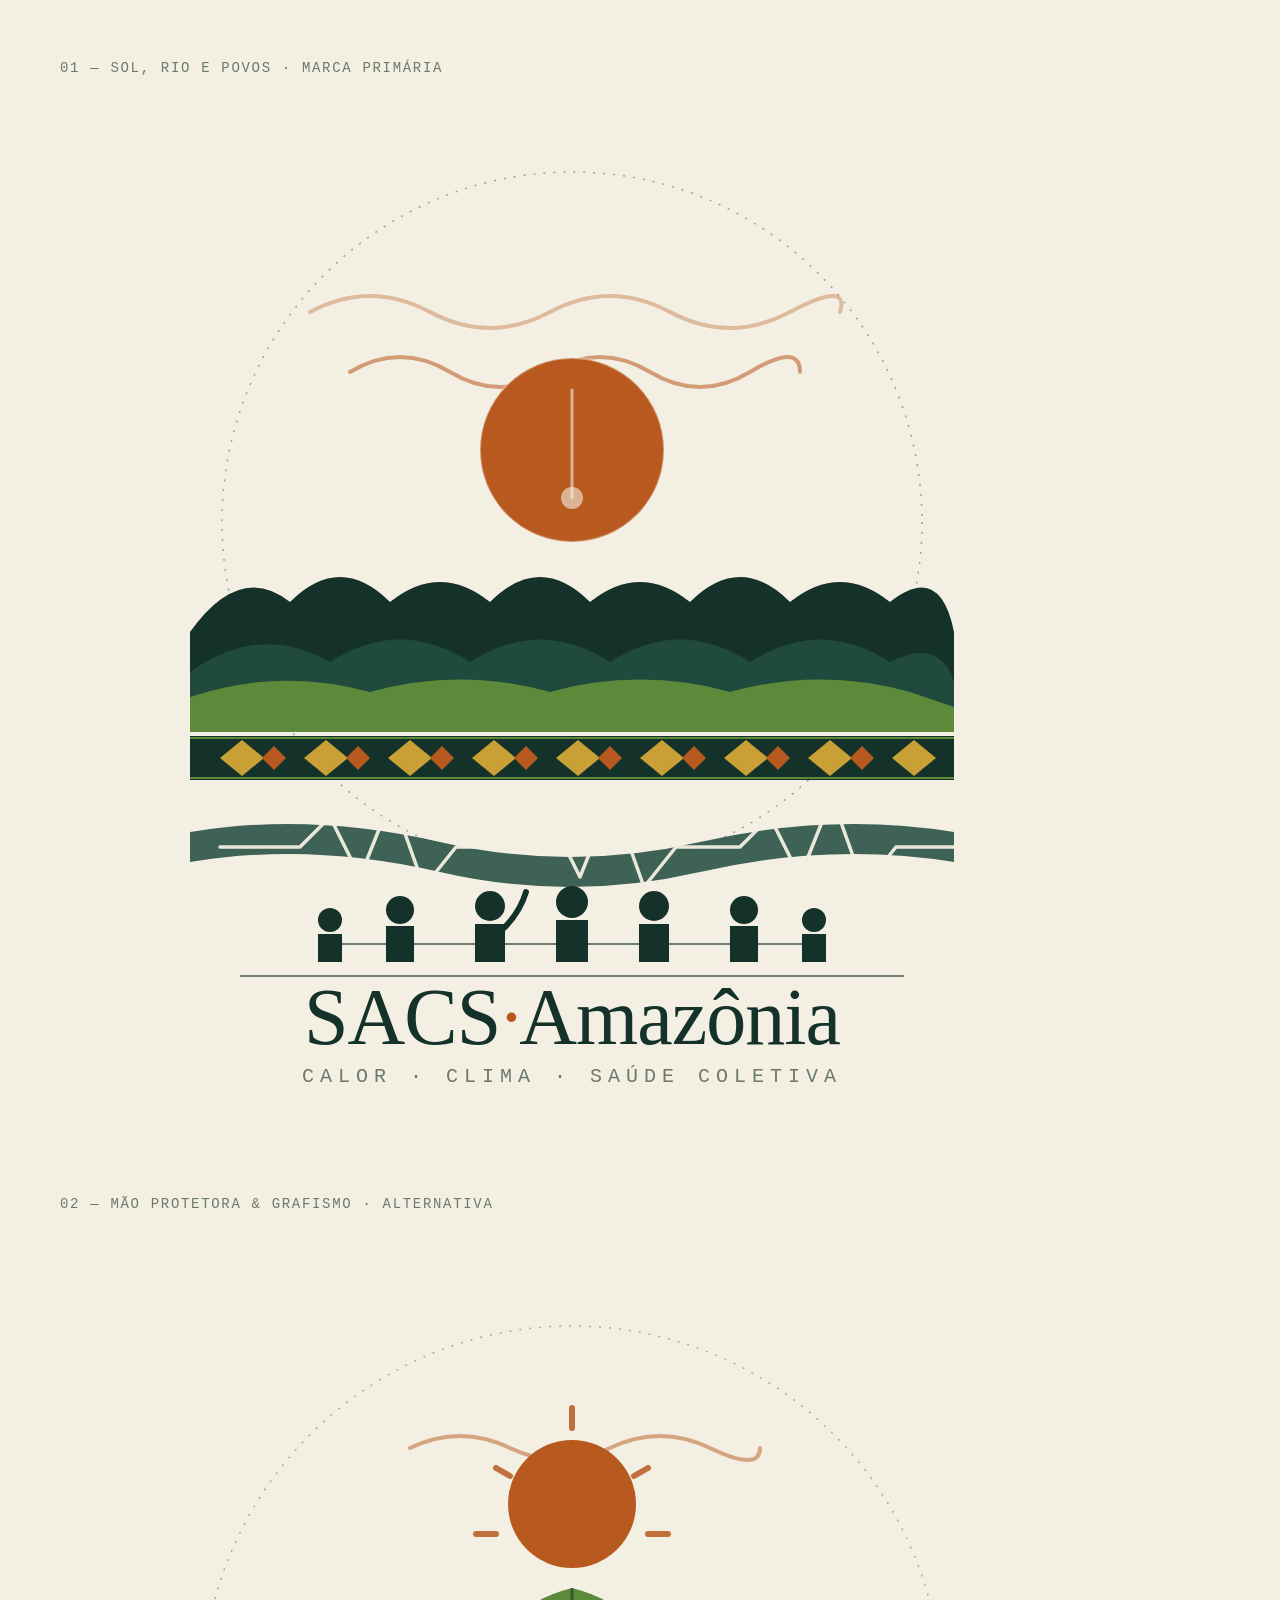
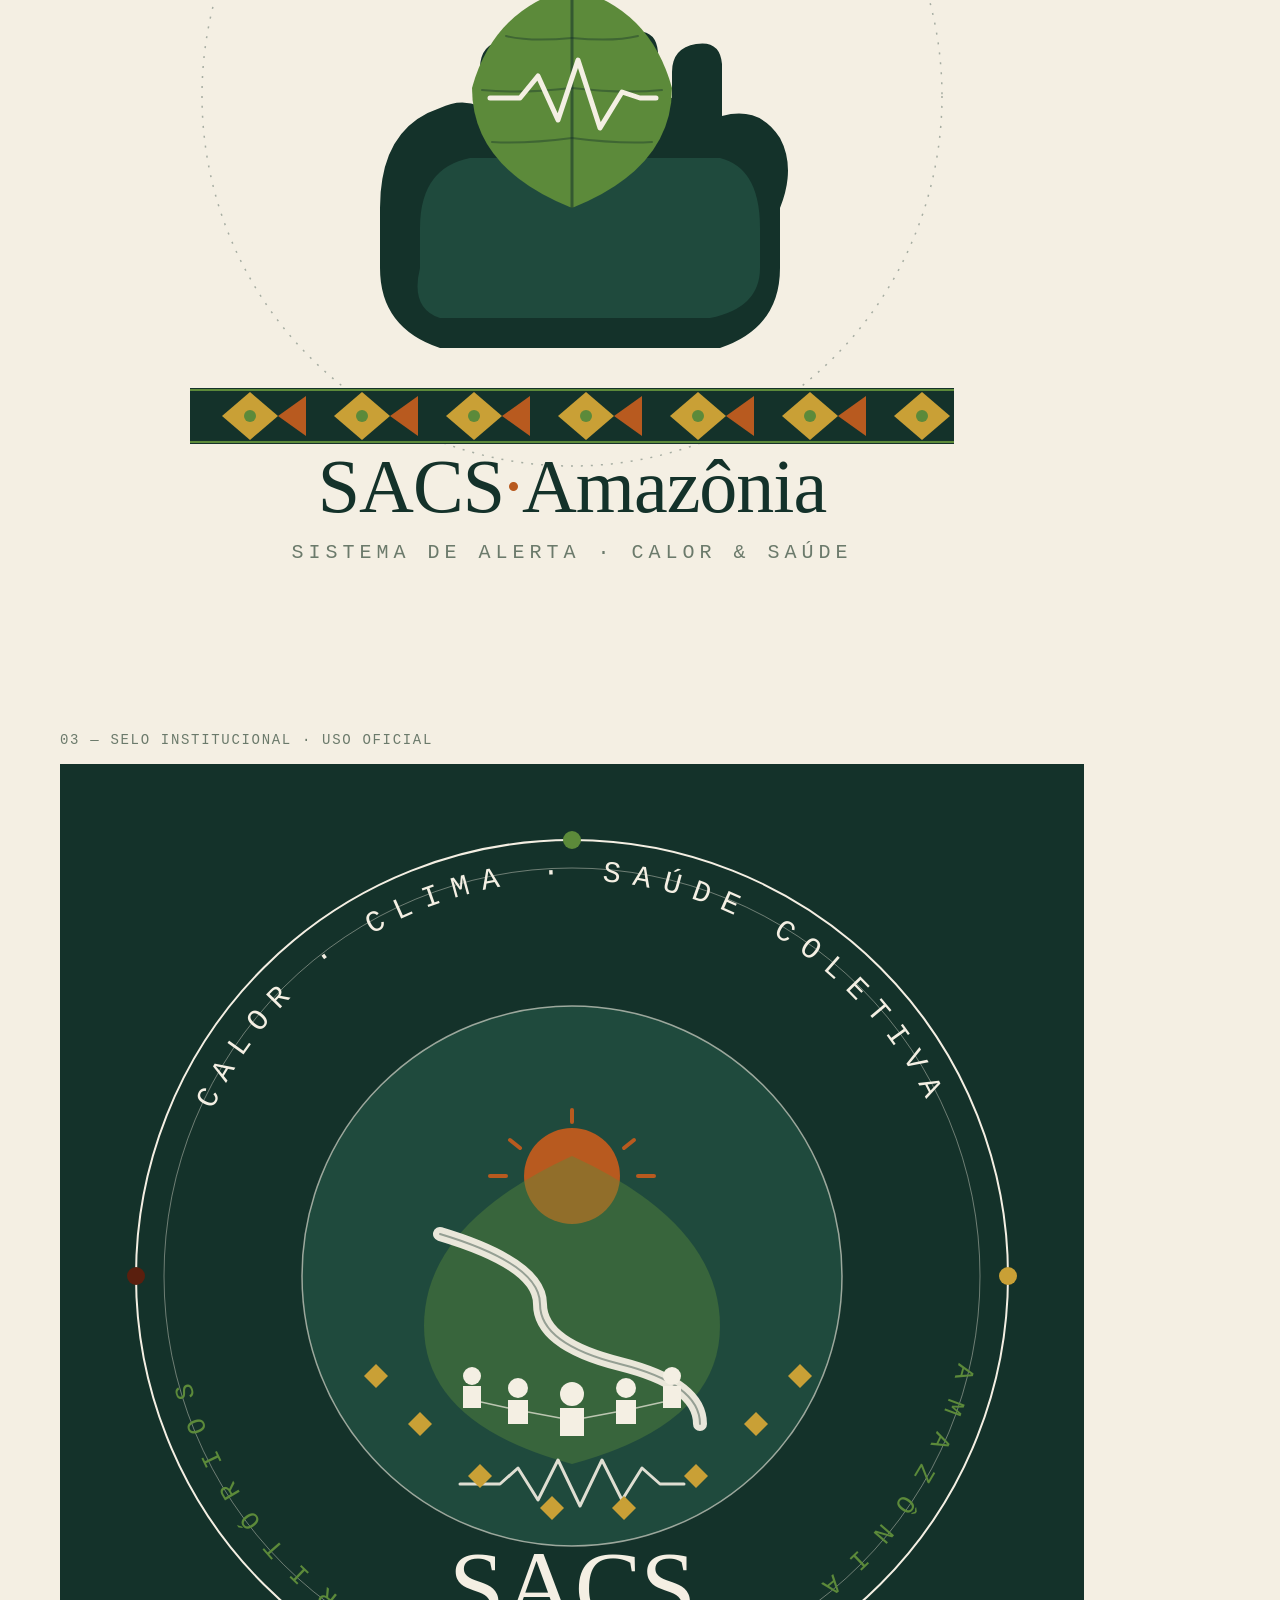
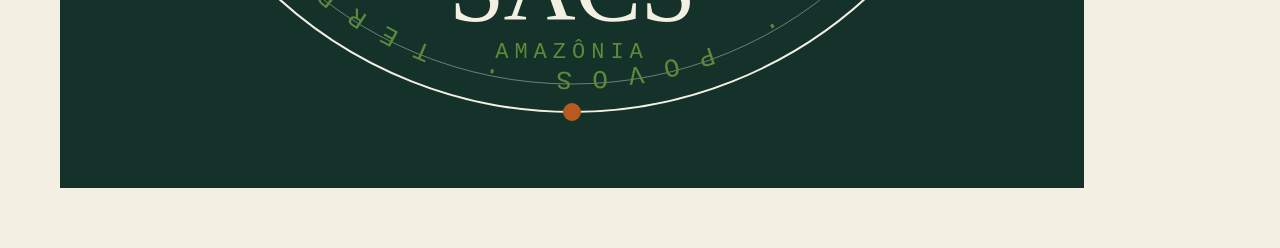
<file: sacs-logos.html>
<!doctype html>
<html lang="pt-BR">
<head>
<meta charset="utf-8" />
<title>SACS-Amazônia — Logos</title>
<style>
  body { margin: 0; background: #F4EFE3; font-family: system-ui, sans-serif; padding: 60px; }
  .row { display: flex; flex-direction: column; gap: 80px; }
  .logo-card { display: flex; flex-direction: column; gap: 16px; }
  .logo-frame {
    background: #F4EFE3;
    width: 1024px;
    height: 1024px;
    display: flex;
    align-items: center;
    justify-content: center;
  }
  .logo-frame.dark { background: #14322A; }
  .label { font-family: 'IBM Plex Mono', monospace; color: #6B7A6B; font-size: 14px; letter-spacing: 0.12em; text-transform: uppercase; }
</style>
</head>
<body>
<div class="row">

  <!-- =========== LOGO 1 — SOL/RIO/POVOS · marca primária =========== -->
  <div class="logo-card">
    <div class="label">01 — Sol, rio e povos · marca primária</div>
    <div class="logo-frame">
      <svg id="logo1" viewBox="0 0 1024 1024" width="1024" height="1024" xmlns="http://www.w3.org/2000/svg">
        <!-- Concept reading top-to-bottom:
             SOL DE CALOR (ondas térmicas) → DOSSEL DA FLORESTA → RIO AMAZÔNICO → COMUNIDADE (silhuetas conectadas)
             with a thin grafismo indígena-inspired band tying it together.
             Pulse line of saúde coletiva runs through the middle. -->

        <!-- Climatology ring — "tempo / mudança climática" -->
        <circle cx="512" cy="430" r="350" fill="none" stroke="#14322A" stroke-width="1.5" stroke-dasharray="2 8" opacity="0.4"/>

        <!-- Sun with concentric heat-wave halos -->
        <g>
          <!-- heat waves emanating -->
          <path d="M 290 280 Q 340 250, 390 280 T 490 280 T 590 280 T 690 280 T 740 280"
                fill="none" stroke="#B85A1F" stroke-width="4" stroke-linecap="round" opacity="0.55"/>
          <path d="M 250 220 Q 310 188, 370 220 T 490 220 T 610 220 T 730 220 T 780 220"
                fill="none" stroke="#B85A1F" stroke-width="4" stroke-linecap="round" opacity="0.35"/>
          <!-- sun body -->
          <circle cx="512" cy="358" r="92" fill="#B85A1F"/>
          <!-- inner notch suggesting thermometer reading -->
          <circle cx="512" cy="358" r="92" fill="none" stroke="#F4EFE3" stroke-width="2" opacity="0.4"/>
          <line x1="512" y1="298" x2="512" y2="406" stroke="#F4EFE3" stroke-width="3" opacity="0.6" stroke-linecap="round"/>
          <circle cx="512" cy="406" r="11" fill="#F4EFE3" opacity="0.6"/>
        </g>

        <!-- Forest canopy — three layered silhouettes -->
        <g>
          <!-- back layer (dark) -->
          <path d="M 130 540
                   Q 180 470, 230 510 Q 280 460, 330 510
                   Q 380 470, 430 510 Q 480 460, 530 510
                   Q 580 470, 630 510 Q 680 460, 730 510
                   Q 780 470, 830 510 Q 880 470, 894 540
                   L 894 600 L 130 600 Z"
                fill="#14322A"/>
          <!-- mid layer (deep green) -->
          <path d="M 130 580
                   Q 200 530, 270 570 Q 340 525, 410 570
                   Q 480 525, 550 570 Q 620 525, 690 570
                   Q 760 525, 830 570 Q 880 545, 894 590
                   L 894 620 L 130 620 Z"
                fill="#1F4A3D"/>
          <!-- front layer (moss) -->
          <path d="M 130 605
                   Q 220 575, 310 600 Q 400 575, 490 600
                   Q 580 575, 670 600 Q 760 575, 850 600
                   L 894 615 L 894 640 L 130 640 Z"
                fill="#5C8A3A"/>
        </g>

        <!-- Indigenous grafismo band — kene-inspired diamond/triangle pattern -->
        <g transform="translate(130, 644)">
          <!-- background bar -->
          <rect x="0" y="0" width="764" height="44" fill="#14322A"/>
          <!-- repeating geometric pattern -->
          <g fill="#C9A036">
            <!-- diamonds at intervals of ~84px -->
            <path d="M 30 22 L 52 4 L 74 22 L 52 40 Z"/>
            <path d="M 114 22 L 136 4 L 158 22 L 136 40 Z"/>
            <path d="M 198 22 L 220 4 L 242 22 L 220 40 Z"/>
            <path d="M 282 22 L 304 4 L 326 22 L 304 40 Z"/>
            <path d="M 366 22 L 388 4 L 410 22 L 388 40 Z"/>
            <path d="M 450 22 L 472 4 L 494 22 L 472 40 Z"/>
            <path d="M 534 22 L 556 4 L 578 22 L 556 40 Z"/>
            <path d="M 618 22 L 640 4 L 662 22 L 640 40 Z"/>
            <path d="M 702 22 L 724 4 L 746 22 L 724 40 Z"/>
          </g>
          <g fill="#B85A1F">
            <!-- inner small diamonds -->
            <path d="M 72 22 L 84 10 L 96 22 L 84 34 Z"/>
            <path d="M 156 22 L 168 10 L 180 22 L 168 34 Z"/>
            <path d="M 240 22 L 252 10 L 264 22 L 252 34 Z"/>
            <path d="M 324 22 L 336 10 L 348 22 L 336 34 Z"/>
            <path d="M 408 22 L 420 10 L 432 22 L 420 34 Z"/>
            <path d="M 492 22 L 504 10 L 516 22 L 504 34 Z"/>
            <path d="M 576 22 L 588 10 L 600 22 L 588 34 Z"/>
            <path d="M 660 22 L 672 10 L 684 22 L 672 34 Z"/>
          </g>
          <!-- thin border lines top and bottom -->
          <line x1="0" y1="2" x2="764" y2="2" stroke="#5C8A3A" stroke-width="2"/>
          <line x1="0" y1="42" x2="764" y2="42" stroke="#5C8A3A" stroke-width="2"/>
        </g>

        <!-- River — flowing curve below the canopy band, with the pulse line of saúde coletiva embedded -->
        <g>
          <!-- river body -->
          <path d="M 130 740
                   Q 250 720, 380 750
                   Q 510 780, 640 750
                   Q 770 720, 894 740
                   L 894 770
                   Q 770 750, 640 780
                   Q 510 810, 380 780
                   Q 250 750, 130 770 Z"
                fill="#1F4A3D" opacity="0.85"/>
          <!-- pulse line — saúde coletiva — riding on top of the river -->
          <polyline points="160,755 240,755 270,725 300,785 332,705 364,795 396,755 460,755 490,725 520,785 552,705 584,795 616,755 680,755 710,725 740,785 772,705 804,795 836,755 894,755"
                    fill="none" stroke="#F4EFE3" stroke-width="3.5" stroke-linecap="round" stroke-linejoin="round" opacity="0.95"/>
        </g>

        <!-- Community — silhouette of connected people standing on the riverbank -->
        <g fill="#14322A">
          <!-- person 1 (small child) -->
          <circle cx="270" cy="828" r="12"/>
          <path d="M 258 842 L 258 870 L 282 870 L 282 842 Z"/>
          <!-- person 2 (adult, with carried child shape) -->
          <circle cx="340" cy="818" r="14"/>
          <path d="M 326 834 L 326 870 L 354 870 L 354 834 Z"/>
          <!-- person 3 (adult with arm raised) -->
          <circle cx="430" cy="814" r="15"/>
          <path d="M 415 832 L 415 870 L 445 870 L 445 832 Z"/>
          <path d="M 444 836 Q 460 820, 466 800" stroke="#14322A" stroke-width="6" fill="none" stroke-linecap="round"/>
          <!-- person 4 (central, slightly larger — community lead) -->
          <circle cx="512" cy="810" r="16"/>
          <path d="M 496 828 L 496 870 L 528 870 L 528 828 Z"/>
          <!-- person 5 -->
          <circle cx="594" cy="814" r="15"/>
          <path d="M 579 832 L 579 870 L 609 870 L 609 832 Z"/>
          <!-- person 6 -->
          <circle cx="684" cy="818" r="14"/>
          <path d="M 670 834 L 670 870 L 698 870 L 698 834 Z"/>
          <!-- person 7 (small) -->
          <circle cx="754" cy="828" r="12"/>
          <path d="M 742 842 L 742 870 L 766 870 L 766 842 Z"/>

          <!-- connection lines between figures (community / coletivo) -->
          <line x1="282" y1="852" x2="326" y2="852" stroke="#14322A" stroke-width="2" opacity="0.6"/>
          <line x1="354" y1="852" x2="415" y2="852" stroke="#14322A" stroke-width="2" opacity="0.6"/>
          <line x1="445" y1="852" x2="496" y2="852" stroke="#14322A" stroke-width="2" opacity="0.6"/>
          <line x1="528" y1="852" x2="579" y2="852" stroke="#14322A" stroke-width="2" opacity="0.6"/>
          <line x1="609" y1="852" x2="670" y2="852" stroke="#14322A" stroke-width="2" opacity="0.6"/>
          <line x1="698" y1="852" x2="742" y2="852" stroke="#14322A" stroke-width="2" opacity="0.6"/>
        </g>

        <!-- ground line -->
        <line x1="180" y1="884" x2="844" y2="884" stroke="#14322A" stroke-width="2" opacity="0.6"/>

        <!-- Wordmark -->
        <text x="512" y="952" text-anchor="middle"
              font-family="Newsreader, Georgia, serif" font-weight="500" font-size="80"
              fill="#14322A" letter-spacing="-1">SACS<tspan fill="#B85A1F" font-style="italic">·</tspan>Amazônia</text>
        <text x="512" y="990" text-anchor="middle"
              font-family="IBM Plex Mono, monospace" font-size="20"
              fill="#6B7A6B" letter-spacing="6">CALOR · CLIMA · SAÚDE COLETIVA</text>
      </svg>
    </div>
  </div>

  <!-- =========== LOGO 2 — MÃO/FOLHA/PADRÃO INDÍGENA · alternativa =========== -->
  <div class="logo-card">
    <div class="label">02 — Mão protetora &amp; grafismo · alternativa</div>
    <div class="logo-frame">
      <svg id="logo2" viewBox="0 0 1024 1024" width="1024" height="1024" xmlns="http://www.w3.org/2000/svg">
        <!-- Concept: a stylized cupped hand (saúde coletiva, cuidado) holding a leaf
             with a heat-pulse line + sun.  The wrist transitions into a kene/grafismo band
             that wraps the bottom (povos tradicionais).  Reads as: a coletividade segura
             a vida, sob ameaça do calor. -->

        <!-- climatology ring -->
        <circle cx="512" cy="468" r="370" fill="none" stroke="#14322A" stroke-width="1.5" stroke-dasharray="2 8" opacity="0.35"/>

        <!-- SUN with heat waves above -->
        <g>
          <path d="M 350 220 Q 400 196, 450 220 T 550 220 T 650 220 T 700 220"
                fill="none" stroke="#B85A1F" stroke-width="4" stroke-linecap="round" opacity="0.5"/>
          <circle cx="512" cy="276" r="64" fill="#B85A1F"/>
          <!-- ondas de calor pequenas saindo do sol -->
          <g stroke="#B85A1F" stroke-width="6" stroke-linecap="round" opacity="0.85">
            <line x1="512" y1="180" x2="512" y2="200"/>
            <line x1="436" y1="240" x2="450" y2="248"/>
            <line x1="588" y1="240" x2="574" y2="248"/>
            <line x1="416" y1="306" x2="436" y2="306"/>
            <line x1="608" y1="306" x2="588" y2="306"/>
          </g>
        </g>

        <!-- HAND cupped — saúde coletiva, cuidado -->
        <!-- We draw an open palm shape facing up -->
        <g fill="#14322A">
          <!-- palm base -->
          <path d="M 320 580
                   Q 320 500, 380 480
                   Q 400 470, 420 478
                   L 420 440
                   Q 420 416, 444 412
                   Q 468 408, 470 432
                   L 470 470
                   L 484 466
                   L 484 420
                   Q 484 396, 508 392
                   Q 532 388, 534 412
                   L 534 460
                   L 548 460
                   L 548 432
                   Q 548 408, 572 404
                   Q 596 400, 598 424
                   L 598 466
                   L 612 470
                   L 612 444
                   Q 612 420, 636 416
                   Q 660 412, 662 436
                   L 662 488
                   Q 700 478, 720 510
                   Q 736 540, 720 580
                   L 720 640
                   Q 720 700, 660 720
                   L 380 720
                   Q 320 700, 320 640 Z"/>
        </g>
        <!-- subtle palm interior shading (warm light catching the cup) -->
        <path d="M 360 600
                 Q 360 540, 410 530
                 L 660 530
                 Q 700 540, 700 600
                 L 700 640
                 Q 700 680, 650 690
                 L 380 690
                 Q 350 680, 360 640 Z"
              fill="#1F4A3D"/>

        <!-- LEAF resting in the palm -->
        <g>
          <path d="M 512 360
                   Q 590 380, 612 460
                   Q 612 540, 512 580
                   Q 412 540, 412 460
                   Q 434 380, 512 360 Z"
                fill="#5C8A3A"/>
          <!-- leaf central vein -->
          <path d="M 512 360 L 512 580" stroke="#14322A" stroke-width="3" opacity="0.55"/>
          <!-- leaf side veins -->
          <g stroke="#14322A" stroke-width="2" fill="none" opacity="0.4" stroke-linecap="round">
            <path d="M 512 410 Q 470 414, 446 408"/>
            <path d="M 512 410 Q 554 414, 578 408"/>
            <path d="M 512 460 Q 460 466, 422 462"/>
            <path d="M 512 460 Q 564 466, 602 462"/>
            <path d="M 512 510 Q 466 516, 432 514"/>
            <path d="M 512 510 Q 558 516, 592 514"/>
          </g>
          <!-- PULSE LINE through leaf — saúde coletiva -->
          <polyline points="430,470 460,470 478,448 498,492 518,432 540,500 562,464 580,470 596,470"
                    fill="none" stroke="#F4EFE3" stroke-width="5" stroke-linecap="round" stroke-linejoin="round"/>
        </g>

        <!-- KENE / grafismo indígena band wrapping the bottom (povos e comunidades tradicionais) -->
        <g transform="translate(130, 760)">
          <rect x="0" y="0" width="764" height="56" fill="#14322A"/>
          <!-- pattern: alternating diamonds and stepped chevrons -->
          <g fill="#C9A036">
            <path d="M 32 28 L 60 4 L 88 28 L 60 52 Z"/>
            <path d="M 144 28 L 172 4 L 200 28 L 172 52 Z"/>
            <path d="M 256 28 L 284 4 L 312 28 L 284 52 Z"/>
            <path d="M 368 28 L 396 4 L 424 28 L 396 52 Z"/>
            <path d="M 480 28 L 508 4 L 536 28 L 508 52 Z"/>
            <path d="M 592 28 L 620 4 L 648 28 L 620 52 Z"/>
            <path d="M 704 28 L 732 4 L 760 28 L 732 52 Z"/>
          </g>
          <g fill="#B85A1F">
            <path d="M 88 28 L 116 8 L 116 48 Z"/>
            <path d="M 144 28 L 116 8 L 116 48 Z" opacity="0"/>
            <path d="M 200 28 L 228 8 L 228 48 Z"/>
            <path d="M 312 28 L 340 8 L 340 48 Z"/>
            <path d="M 424 28 L 452 8 L 452 48 Z"/>
            <path d="M 536 28 L 564 8 L 564 48 Z"/>
            <path d="M 648 28 L 676 8 L 676 48 Z"/>
          </g>
          <g fill="#5C8A3A">
            <circle cx="60" cy="28" r="6"/>
            <circle cx="172" cy="28" r="6"/>
            <circle cx="284" cy="28" r="6"/>
            <circle cx="396" cy="28" r="6"/>
            <circle cx="508" cy="28" r="6"/>
            <circle cx="620" cy="28" r="6"/>
            <circle cx="732" cy="28" r="6"/>
          </g>
          <line x1="0" y1="2" x2="764" y2="2" stroke="#5C8A3A" stroke-width="2"/>
          <line x1="0" y1="54" x2="764" y2="54" stroke="#5C8A3A" stroke-width="2"/>
        </g>

        <!-- Wordmark -->
        <text x="512" y="884" text-anchor="middle"
              font-family="Newsreader, Georgia, serif" font-weight="500" font-size="76"
              fill="#14322A" letter-spacing="-1">SACS<tspan fill="#B85A1F">·</tspan>Amazônia</text>
        <text x="512" y="930" text-anchor="middle"
              font-family="IBM Plex Mono, monospace" font-size="20"
              fill="#6B7A6B" letter-spacing="5">SISTEMA DE ALERTA · CALOR &amp; SAÚDE</text>
      </svg>
    </div>
  </div>

  <!-- =========== LOGO 3 — SELO INSTITUCIONAL =========== -->
  <div class="logo-card">
    <div class="label">03 — Selo institucional · uso oficial</div>
    <div class="logo-frame dark">
      <svg id="logo3" viewBox="0 0 1024 1024" width="1024" height="1024" xmlns="http://www.w3.org/2000/svg">
        <!-- Concept: circular institutional seal with arc text.
             Inside, a layered emblem: the AMAZON RIVER curve (the "S" shape) carrying a community of figures,
             with a SUN above (heat) and a LEAF behind (forest), all framed by a kene grafismo arc. -->

        <!-- outer rings -->
        <circle cx="512" cy="512" r="436" fill="none" stroke="#F4EFE3" stroke-width="2"/>
        <circle cx="512" cy="512" r="408" fill="none" stroke="#F4EFE3" stroke-width="1" opacity="0.4"/>

        <!-- arc text top -->
        <defs>
          <path id="arc-top-3" d="M 116 512 A 396 396 0 0 1 908 512" fill="none"/>
          <path id="arc-bot-3" d="M 908 512 A 396 396 0 0 1 116 512" fill="none"/>
        </defs>
        <text font-family="IBM Plex Mono, monospace" font-size="30" letter-spacing="12" fill="#F4EFE3">
          <textPath href="#arc-top-3" startOffset="50%" text-anchor="middle">CALOR · CLIMA · SAÚDE COLETIVA</textPath>
        </text>
        <text font-family="IBM Plex Mono, monospace" font-size="26" letter-spacing="20" fill="#5C8A3A">
          <textPath href="#arc-bot-3" startOffset="50%" text-anchor="middle">AMAZÔNIA · POVOS · TERRITÓRIOS</textPath>
        </text>

        <!-- 4 cardinal markers (4 níveis de alerta) -->
        <g>
          <circle cx="512" cy="76" r="9" fill="#5C8A3A"/>
          <circle cx="948" cy="512" r="9" fill="#C9A036"/>
          <circle cx="512" cy="948" r="9" fill="#B85A1F"/>
          <circle cx="76" cy="512" r="9" fill="#5A1F0E"/>
        </g>

        <!-- inner medallion -->
        <circle cx="512" cy="512" r="270" fill="#1F4A3D"/>
        <circle cx="512" cy="512" r="270" fill="none" stroke="#F4EFE3" stroke-width="1.5" opacity="0.6"/>

        <!-- Sun — top of medallion -->
        <g>
          <circle cx="512" cy="412" r="48" fill="#B85A1F"/>
          <!-- ondas de calor curtas -->
          <g stroke="#B85A1F" stroke-width="4" stroke-linecap="round">
            <line x1="512" y1="346" x2="512" y2="358"/>
            <line x1="450" y1="376" x2="460" y2="384"/>
            <line x1="574" y1="376" x2="564" y2="384"/>
            <line x1="430" y1="412" x2="446" y2="412"/>
            <line x1="594" y1="412" x2="578" y2="412"/>
          </g>
        </g>

        <!-- Leaf — backing the river -->
        <path d="M 512 392
                 Q 660 460, 660 562
                 Q 660 660, 512 700
                 Q 364 660, 364 562
                 Q 364 460, 512 392 Z"
              fill="#5C8A3A" opacity="0.42"/>

        <!-- River — meandering S curve -->
        <path d="M 380 470
                 Q 480 500, 480 540
                 Q 480 580, 560 600
                 Q 640 620, 640 660"
              fill="none" stroke="#F4EFE3" stroke-width="14" stroke-linecap="round" opacity="0.95"/>
        <path d="M 380 470
                 Q 480 500, 480 540
                 Q 480 580, 560 600
                 Q 640 620, 640 660"
              fill="none" stroke="#14322A" stroke-width="2" stroke-linecap="round" opacity="0.4"/>

        <!-- Community of 5 figures along the lower curve -->
        <g fill="#F4EFE3">
          <!-- left small -->
          <circle cx="412" cy="612" r="9"/>
          <path d="M 403 622 L 403 644 L 421 644 L 421 622 Z"/>
          <!-- next -->
          <circle cx="458" cy="624" r="10"/>
          <path d="M 448 636 L 448 660 L 468 660 L 468 636 Z"/>
          <!-- center -->
          <circle cx="512" cy="630" r="12"/>
          <path d="M 500 644 L 500 672 L 524 672 L 524 644 Z"/>
          <!-- next -->
          <circle cx="566" cy="624" r="10"/>
          <path d="M 556 636 L 556 660 L 576 660 L 576 636 Z"/>
          <!-- right small -->
          <circle cx="612" cy="612" r="9"/>
          <path d="M 603 622 L 603 644 L 621 644 L 621 622 Z"/>
        </g>
        <!-- connection thread -->
        <path d="M 421 638 L 448 644 M 468 648 L 500 654 M 524 654 L 556 648 M 576 644 L 603 638"
              stroke="#F4EFE3" stroke-width="1.5" opacity="0.7"/>

        <!-- pulse line — saúde coletiva — as a thin arc above the community -->
        <polyline points="400,720 440,720 458,704 478,736 498,696 520,742 542,696 562,736 582,704 600,720 624,720"
                  fill="none" stroke="#F4EFE3" stroke-width="3" stroke-linecap="round" stroke-linejoin="round" opacity="0.9"/>

        <!-- kene/grafismo arc band along the inner medallion edge bottom -->
        <g>
          <!-- small diamonds on inner ring -->
          <g fill="#C9A036">
            <path d="M 304 612 l 12 -12 l 12 12 l -12 12 z"/>
            <path d="M 348 660 l 12 -12 l 12 12 l -12 12 z"/>
            <path d="M 408 712 l 12 -12 l 12 12 l -12 12 z"/>
            <path d="M 480 744 l 12 -12 l 12 12 l -12 12 z"/>
            <path d="M 552 744 l 12 -12 l 12 12 l -12 12 z"/>
            <path d="M 624 712 l 12 -12 l 12 12 l -12 12 z"/>
            <path d="M 684 660 l 12 -12 l 12 12 l -12 12 z"/>
            <path d="M 728 612 l 12 -12 l 12 12 l -12 12 z"/>
          </g>
        </g>

        <!-- Center wordmark -->
        <text x="512" y="856" text-anchor="middle"
              font-family="Newsreader, Georgia, serif" font-weight="500" font-size="100"
              fill="#F4EFE3" letter-spacing="-1">SACS</text>
        <text x="512" y="894" text-anchor="middle"
              font-family="IBM Plex Mono, monospace" font-size="22"
              fill="#5C8A3A" letter-spacing="6">AMAZÔNIA</text>
      </svg>
    </div>
  </div>

</div>

</body>
</html>
</file>
<file: site-app.css>
/* ============================================================
   climaSUS — immersive site stylesheet
   Brand: deep Amazon forest + cream + system colors
   Type:  Newsreader (display) · IBM Plex Sans · IBM Plex Mono
   ============================================================ */

:root {
  --ink: #0E2A22;
  --ink-2: #14322A;
  --ink-3: #1F4A3D;
  --paper: #F4EFE3;
  --paper-2: #E9E2CF;
  --paper-3: #FBF8F0;
  --muted: #6B7A6B;
  --muted-d: #9FB09C;
  --rule: rgba(14,42,34,0.14);
  --rule-d: rgba(244,239,227,0.16);

  /* system colors */
  --heat: #C2410C;        /* SACS — calor */
  --heat-2: #E68A4E;
  --air: #2F7D4F;         /* SAQS — ar */
  --air-2: #6FB97F;
  --drought: #B8860B;     /* SASS — seca */
  --drought-2: #E0B84B;
  --accent: #B85A1F;

  --maxw: 1320px;
  --pad: clamp(20px, 5vw, 80px);

  --ease: cubic-bezier(0.22, 1, 0.36, 1);
}

* { box-sizing: border-box; }
html { scroll-behavior: auto; -webkit-text-size-adjust: 100%; }
html, body { margin: 0; padding: 0; }
body {
  font-family: "IBM Plex Sans", system-ui, sans-serif;
  background: var(--paper);
  color: var(--ink);
  -webkit-font-smoothing: antialiased;
  text-rendering: optimizeLegibility;
  overflow-x: hidden;
  line-height: 1.5;
}
img, svg { display: block; max-width: 100%; }
a { color: inherit; text-decoration: none; }

::selection { background: var(--heat); color: #fff; }

/* ---------- type helpers ---------- */
.serif { font-family: "Newsreader", Georgia, serif; }
.mono { font-family: "IBM Plex Mono", monospace; }
.it { font-style: italic; }

.eyebrow {
  font-family: "IBM Plex Mono", monospace;
  font-size: clamp(12px, 1vw, 15px);
  letter-spacing: 0.22em;
  text-transform: uppercase;
  color: var(--muted);
  display: inline-flex;
  align-items: center;
  gap: 12px;
}
.eyebrow .bar { width: 28px; height: 1px; background: currentColor; display: inline-block; }

/* ============================================================
   TOP PROGRESS BAR
   ============================================================ */
.top-progress {
  position: fixed;
  top: 0; left: 0; right: 0;
  height: 3px;
  background: var(--heat);
  transform: scaleX(0);
  transform-origin: 0 50%;
  z-index: 200;
  will-change: transform;
}

/* ============================================================
   NAV
   ============================================================ */
.nav {
  position: fixed;
  top: 0; left: 0; right: 0;
  z-index: 150;
  display: flex;
  align-items: center;
  justify-content: space-between;
  gap: 28px;
  padding: 18px var(--pad);
  transition: transform 0.45s var(--ease), background 0.4s var(--ease), backdrop-filter 0.4s, padding 0.4s var(--ease);
  color: var(--paper);
}
.nav--solid {
  background: rgba(14,42,34,0.72);
  backdrop-filter: saturate(160%) blur(18px);
  -webkit-backdrop-filter: saturate(160%) blur(18px);
  padding-top: 12px;
  padding-bottom: 12px;
  border-bottom: 1px solid rgba(244,239,227,0.08);
}
.nav--hidden { transform: translateY(-110%); }
.nav__brand {
  font-family: "Newsreader", serif;
  font-weight: 600;
  font-size: 24px;
  letter-spacing: -0.01em;
  color: var(--paper);
}
.nav__brand .alt { color: var(--heat-2); font-style: italic; font-weight: 500; }
.nav__links { display: flex; gap: 30px; align-items: center; min-width: 0; flex: 1 1 auto; justify-content: center; }
.nav__links a {
  font-size: 14px;
  font-weight: 500;
  color: rgba(244,239,227,0.82);
  transition: color 0.2s;
}
.nav__links a:hover { color: var(--paper); }
/* nav institutional logos + brand mark */
.nav__mark { height: 26px; width: auto; margin-right: 10px; vertical-align: -6px; border-radius: 6px; }
.nav__brand { display: inline-flex; align-items: center; }
.nav__orgs { display: flex; align-items: center; gap: 20px; padding: 9px 20px; border-radius: 999px; background: rgba(255,255,255,0.94); box-shadow: 0 10px 30px rgba(5,46,43,0.18); }
.nav__orgs img { height: 38px; width: auto; display: block; opacity: .96; transition: opacity .2s, transform .2s; }
.nav__orgs img.orb--tall { height: 50px; }
.nav__orgs img:hover { opacity: 1; transform: translateY(-1px); }
@media (max-width: 1180px) { .nav__orgs { gap: 14px; padding: 7px 14px; } .nav__orgs img { height: 30px; } .nav__orgs img.orb--tall { height: 40px; } }
@media (max-width: 860px) { .nav__orgs { display: none; } }
.nav__cta {
  font-family: "IBM Plex Mono", monospace;
  font-size: 12px;
  letter-spacing: 0.12em;
  text-transform: uppercase;
  padding: 9px 16px;
  border: 1px solid rgba(244,239,227,0.4);
  border-radius: 100px;
  transition: background 0.2s, color 0.2s, border-color 0.2s;
}
.nav__cta:hover { background: var(--paper); color: var(--ink); border-color: var(--paper); }
@media (max-width: 1180px) {
  .nav__links { gap: 16px; }
  .nav__links a { font-size: 13px; }
  .nav__orgs img { height: 28px; }
  .nav__orgs img.orb--tall { height: 36px; }
}
@media (max-width: 1024px) {
  .nav { flex-wrap: wrap; row-gap: 10px; padding-top: 12px; padding-bottom: 12px; }
  .nav__links { order: 3; width: 100%; justify-content: flex-start; gap: 14px; }
  .nav__orgs { margin-left: auto; }
}
@media (max-width: 900px) {
  .nav__links { gap: 12px; flex-wrap: wrap; }
  .nav__links a { font-size: 12px; }
}

/* ============================================================
   HERO
   ============================================================ */
.hero {
  position: relative;
  min-height: 100svh;
  display: flex;
  align-items: center;
  justify-content: center;
  padding-top: 118px;
  text-align: center;
  background: #07140F;
  color: var(--paper);
  overflow: hidden;
}
.hero__bg { position: absolute; inset: 0; z-index: 0; }
.hero__bg .blob {
  position: absolute;
  border-radius: 50%;
  filter: blur(60px);
  opacity: 0.85;
  will-change: transform;
}
.hero__bg .b1 { width: 60vw; height: 60vw; left: -10vw; top: -16vw;
  background: radial-gradient(circle at 30% 30%, var(--heat), transparent 65%); }
.hero__bg .b2 { width: 55vw; height: 55vw; right: -12vw; top: 6vw;
  background: radial-gradient(circle at 60% 40%, var(--air), transparent 65%); opacity: 0.7; }
.hero__bg .b3 { width: 50vw; height: 50vw; left: 18vw; bottom: -22vw;
  background: radial-gradient(circle at 50% 50%, var(--drought), transparent 62%); opacity: 0.65; }
.hero__bg .grain {
  position: absolute; inset: 0;
  background-image: radial-gradient(rgba(244,239,227,0.05) 1px, transparent 1px);
  background-size: 4px 4px;
  mix-blend-mode: overlay;
}
.hero__bg .grid {
  position: absolute; inset: 0;
  background-image: linear-gradient(rgba(244,239,227,0.05) 1px, transparent 1px),
                    linear-gradient(90deg, rgba(244,239,227,0.05) 1px, transparent 1px);
  background-size: 72px 72px;
  mask-image: radial-gradient(ellipse 80% 70% at 50% 45%, #000 20%, transparent 78%);
  -webkit-mask-image: radial-gradient(ellipse 80% 70% at 50% 45%, #000 20%, transparent 78%);
}
.hero__vignette {
  position: absolute; inset: 0; z-index: 1;
  background: radial-gradient(ellipse 90% 80% at 50% 40%, transparent 30%, rgba(7,20,15,0.55) 78%),
              linear-gradient(180deg, rgba(7,20,15,0.55), transparent 30%, rgba(7,20,15,0.85));
}
.hero__content {
  position: relative;
  z-index: 2;
  padding: 0 var(--pad) 88px;
  max-width: 1100px;
  will-change: transform, opacity;
}
.hero__eyebrow {
  color: var(--heat-2);
  justify-content: center;
  margin-bottom: 28px;
  transition: opacity 0.9s var(--ease) 0.05s, transform 0.9s var(--ease) 0.05s;
}
html.preload .hero__eyebrow { opacity: 0; transform: translateY(28px); }
.hero__title {
  font-family: "Newsreader", serif;
  font-weight: 600;
  font-size: clamp(64px, 15vw, 240px);
  line-height: 0.86;
  letter-spacing: -0.04em;
  margin: 0;
  color: var(--paper);
}
.hero__title .alt { color: var(--heat-2); font-style: italic; font-weight: 500; }
.hero__title .ch { display: inline-block; transition: opacity 1s var(--ease), transform 1s var(--ease); }
html.preload .hero__title .ch { opacity: 0; transform: translateY(40px) rotate(4deg); }
.hero__title .ch:nth-child(1) { transition-delay: .05s; }
.hero__title .ch:nth-child(2) { transition-delay: .10s; }
.hero__title .ch:nth-child(3) { transition-delay: .15s; }
.hero__title .ch:nth-child(4) { transition-delay: .20s; }
.hero__title .ch:nth-child(5) { transition-delay: .25s; }
.hero__title .ch:nth-child(6) { transition-delay: .32s; }
.hero__title .ch:nth-child(7) { transition-delay: .38s; }
.hero__title .ch:nth-child(8) { transition-delay: .44s; }
/* Safety net: guaranteed visible end-state (export / frozen / no-rAF) */
html.settled .hero__eyebrow,
html.settled .hero__sub,
html.settled .hero__cta,
html.settled .hero__scroll,
html.settled .hero__title .ch {
  opacity: 1 !important;
  transform: none !important;
  transition: none !important;
}
.hero__sub {
  font-family: "Newsreader", serif;
  font-weight: 400;
  font-size: clamp(20px, 2.4vw, 34px);
  line-height: 1.3;
  color: rgba(244,239,227,0.86);
  max-width: 760px;
  margin: 32px auto 0;
  transition: opacity 0.9s var(--ease) 0.45s, transform 0.9s var(--ease) 0.45s;
}
html.preload .hero__sub { opacity: 0; transform: translateY(28px); }
.hero__cta {
  display: inline-flex;
  gap: 14px;
  margin-top: 44px;
  transition: opacity 0.9s var(--ease) 0.6s, transform 0.9s var(--ease) 0.6s;
}
html.preload .hero__cta { opacity: 0; transform: translateY(28px); }
.btn {
  display: inline-flex;
  align-items: center;
  gap: 10px;
  padding: 16px 28px;
  border-radius: 100px;
  font-size: 15px;
  font-weight: 600;
  letter-spacing: 0.01em;
  transition: transform 0.25s var(--ease), background 0.25s, color 0.25s, box-shadow 0.25s;
}
.btn--primary { background: var(--paper); color: var(--ink); }
.btn--primary:hover { transform: translateY(-2px); box-shadow: 0 16px 40px rgba(0,0,0,0.35); }
.btn--ghost { border: 1px solid rgba(244,239,227,0.4); color: var(--paper); }
.btn--ghost:hover { background: rgba(244,239,227,0.1); }
.btn .arrow { transition: transform 0.25s var(--ease); }
.btn:hover .arrow { transform: translateX(5px); }
.hero__scroll {
  position: absolute;
  bottom: 22px; left: 50%;
  transform: translateX(-50%);
  z-index: 2;
  white-space: nowrap;
  font-family: "IBM Plex Mono", monospace;
  font-size: 11px;
  letter-spacing: 0.2em;
  text-transform: uppercase;
  color: rgba(244,239,227,0.5);
  display: flex; flex-direction: column; align-items: center; gap: 10px;
  transition: opacity 0.9s var(--ease) 0.9s;
}
html.preload .hero__scroll { opacity: 0; }
.hero__scroll .mouse {
  width: 22px; height: 36px; border: 1px solid rgba(244,239,227,0.4);
  border-radius: 12px; position: relative;
}
.hero__scroll .mouse::after {
  content: ""; position: absolute; left: 50%; top: 7px; width: 3px; height: 7px;
  background: rgba(244,239,227,0.7); border-radius: 2px; transform: translateX(-50%);
  animation: mouseDot 1.6s var(--ease) infinite;
}
@keyframes mouseDot { 0%{opacity:0; transform:translate(-50%,0);} 30%{opacity:1;} 100%{opacity:0; transform:translate(-50%,10px);} }
@keyframes heroUp { from { opacity: 0; transform: translateY(28px); } to { opacity: 1; transform: none; } }
@keyframes heroChar { from { opacity: 0; transform: translateY(40px) rotate(4deg); } to { opacity: 1; transform: none; } }

/* ============================================================
   GENERIC SECTION
   ============================================================ */
.section { padding: clamp(90px, 13vh, 180px) var(--pad); position: relative; }
.wrap { max-width: var(--maxw); margin: 0 auto; }
.section--dark { background: var(--ink); color: var(--paper); }
.section--cream { background: var(--paper-3); }

.section-head { max-width: 980px; margin: 0 auto clamp(48px, 7vh, 96px); text-align: center; }
.section-head .eyebrow { justify-content: center; color: var(--accent); margin-bottom: 22px; }
.section--dark .section-head .eyebrow { color: var(--heat-2); }
.section-title {
  font-family: "Newsreader", serif;
  font-weight: 500;
  font-size: clamp(38px, 6vw, 84px);
  line-height: 1.0;
  letter-spacing: -0.03em;
  margin: 0;
}
.section-title .it { font-style: italic; color: var(--accent); font-weight: 400; }
.section--dark .section-title .it { color: var(--heat-2); }
.section-lede {
  font-size: clamp(18px, 1.6vw, 23px);
  line-height: 1.5;
  color: var(--muted);
  max-width: 660px;
  margin: 26px auto 0;
}
.section--dark .section-lede { color: rgba(244,239,227,0.72); }

/* ---------- reveal base ---------- */
[data-reveal] {
  opacity: 0;
  transform: translateY(40px);
  transition: opacity 0.9s var(--ease), transform 0.9s var(--ease);
  transition-delay: calc(var(--i, 0) * 90ms);
  will-change: opacity, transform;
}
[data-reveal].in { opacity: 1; transform: none; }
[data-reveal="scale"] { transform: scale(0.92); }
[data-reveal="scale"].in { transform: none; }
[data-reveal="left"] { transform: translateX(-50px); }
[data-reveal="left"].in { transform: none; }
[data-reveal="right"] { transform: translateX(50px); }
[data-reveal="right"].in { transform: none; }

/* ============================================================
   STATEMENT (word-by-word reveal)
   ============================================================ */
.statement { padding: clamp(120px, 22vh, 280px) var(--pad); background: var(--paper); }
.statement__inner { max-width: 1180px; margin: 0 auto; }
.statement__eyebrow { color: var(--accent); margin-bottom: 40px; }
.statement__text {
  font-family: "Newsreader", serif;
  font-weight: 500;
  font-size: clamp(30px, 5.2vw, 78px);
  line-height: 1.12;
  letter-spacing: -0.025em;
}
.statement__text .word {
  color: rgba(14,42,34,0.16);
  transition: color 0.35s var(--ease);
}
.statement__text .word.lit { color: var(--ink); }
.statement__text .accent .word.lit { color: var(--heat); }
.statement__text em { font-style: italic; }

/* ============================================================
   ECOSYSTEM — 5 products
   ============================================================ */
.eco-grid {
  display: grid;
  grid-template-columns: repeat(6, 1fr);
  gap: 18px;
  align-items: start;
}
.eco-card {
  position: relative;
  border-radius: 22px;
  padding: 34px 30px;
  background: var(--paper-3);
  border: 1px solid var(--rule);
  min-height: 320px;
  display: flex;
  flex-direction: column;
  justify-content: space-between;
  overflow: hidden;
  transition: transform 0.4s var(--ease), box-shadow 0.4s var(--ease);
}
.eco-card:hover { transform: translateY(-6px); box-shadow: 0 24px 60px rgba(14,42,34,0.12); }
.eco-card__num {
  font-family: "IBM Plex Mono", monospace;
  font-size: 12px; letter-spacing: 0.16em; text-transform: uppercase;
  color: var(--muted);
}
.eco-card__name {
  font-family: "Newsreader", serif;
  font-weight: 500;
  font-size: clamp(28px, 2.4vw, 40px);
  line-height: 0.98;
  letter-spacing: -0.02em;
  margin: 16px 0 12px;
}
.eco-card__name .alt { color: var(--accent); font-style: italic; font-weight: 400; }
.eco-card__desc { font-size: 15px; line-height: 1.5; color: var(--ink-3); }
.eco-card__tag {
  margin-top: 22px;
  font-family: "IBM Plex Mono", monospace;
  font-size: 11px; letter-spacing: 0.14em; text-transform: uppercase;
  color: var(--air);
}
/* spans */
.eco-card.lib-r { grid-column: span 2; }
.eco-card.lib-py { grid-column: span 2; }
.eco-card.plus { grid-column: span 2; }
.eco-card.educa { grid-column: span 3; }
.eco-card.db { grid-column: span 6; }
.eco-card.alerta {
  grid-column: span 3;
  background: var(--ink);
  color: var(--paper);
  border-color: var(--ink);
}
.eco-card.alerta .eco-card__num { color: rgba(244,239,227,0.55); }
.eco-card.alerta .eco-card__name { color: var(--paper); }
.eco-card.alerta .eco-card__name .alt { color: var(--heat-2); }
.eco-card.alerta .eco-card__desc { color: rgba(244,239,227,0.8); }
.eco-card.alerta .eco-card__tag { color: var(--heat-2); }
.eco-card.alerta::after {
  content: "";
  position: absolute; right: -60px; top: -60px;
  width: 220px; height: 220px; border-radius: 50%;
  background: radial-gradient(circle at 40% 40%, rgba(230,138,78,0.5), transparent 70%);
}
@media (max-width: 980px) {
  .eco-grid { grid-template-columns: repeat(2, 1fr); }
  .eco-card, .eco-card.lib-r, .eco-card.lib-py, .eco-card.plus, .eco-card.educa, .eco-card.alerta, .eco-card.db { grid-column: span 1; }
}

/* ============================================================
   PINNED COLOR-SCRUB — 3 alert systems
   ============================================================ */
.scrub { position: relative; height: 480vh; }
.scrub__stage {
  position: sticky;
  top: 0;
  height: 100svh;
  overflow: hidden;
  display: flex;
  flex-direction: column;
  background: var(--heat);
  color: #fff;
  transition: none;
}
.scrub__head {
  padding: clamp(40px, 8vh, 90px) var(--pad) 0;
  text-align: center;
  flex-shrink: 0;
}
.scrub__kicker {
  font-family: "IBM Plex Mono", monospace;
  font-size: 13px; letter-spacing: 0.2em; text-transform: uppercase;
  opacity: 0.8;
}
.scrub__title {
  font-family: "Newsreader", serif;
  font-weight: 500;
  font-size: clamp(34px, 5vw, 72px);
  line-height: 1;
  letter-spacing: -0.025em;
  margin: 16px 0 0;
}
.scrub__viewport {
  flex: 1;
  display: flex;
  align-items: center;
  overflow: hidden;
  padding: 24px 0;
}
.scrub__track {
  display: flex;
  gap: clamp(20px, 4vw, 64px);
  padding: 0 max(var(--pad), 12vw);
  will-change: transform;
}
.scrub-card {
  flex: 0 0 auto;
  width: min(76vw, 880px);
  display: grid;
  grid-template-columns: 1.05fr 0.95fr;
  gap: clamp(24px, 4vw, 60px);
  align-items: center;
  opacity: 0.4;
  transform: scale(0.96);
  transition: opacity 0.5s var(--ease), transform 0.5s var(--ease);
}
.scrub-card.active { opacity: 1; transform: none; }
.scrub-card__text { }
.scrub-card__code {
  font-family: "IBM Plex Mono", monospace;
  font-size: 13px; letter-spacing: 0.18em; text-transform: uppercase;
  opacity: 0.85;
}
.scrub-card__name {
  font-family: "Newsreader", serif;
  font-weight: 600;
  font-size: clamp(48px, 7vw, 104px);
  line-height: 0.9;
  letter-spacing: -0.035em;
  margin: 14px 0 0;
}
.scrub-card__name .it { font-style: italic; font-weight: 400; opacity: 0.92; }
.scrub-card__tag {
  font-family: "Newsreader", serif;
  font-style: italic;
  font-size: clamp(20px, 2.2vw, 30px);
  margin: 6px 0 0;
  opacity: 0.9;
}
.scrub-card__desc {
  font-size: clamp(16px, 1.4vw, 20px);
  line-height: 1.5;
  margin: 22px 0 0;
  max-width: 460px;
  opacity: 0.95;
}
.scrub-card__attrs {
  margin-top: 26px;
  display: flex;
  flex-direction: column;
  gap: 0;
  border-top: 1px solid rgba(255,255,255,0.3);
}
.scrub-card__attrs .row {
  display: flex; justify-content: space-between; gap: 20px;
  padding: 12px 0;
  border-bottom: 1px solid rgba(255,255,255,0.2);
  font-size: 14px;
}
.scrub-card__attrs .k { font-family: "IBM Plex Mono", monospace; letter-spacing: 0.1em; text-transform: uppercase; opacity: 0.75; }
.scrub-card__attrs .v { text-align: right; font-weight: 500; }
.scrub-card__visual {
  aspect-ratio: 4/5;
  border-radius: 20px;
  background: rgba(255,255,255,0.12);
  border: 1px solid rgba(255,255,255,0.25);
  position: relative;
  overflow: hidden;
  display: flex; align-items: center; justify-content: center;
}
.scrub-card__visual svg { width: 100%; height: 100%; }
.scrub__foot {
  flex-shrink: 0;
  padding: 0 var(--pad) clamp(28px, 5vh, 56px);
  display: flex;
  flex-direction: column;
  align-items: center;
  gap: 18px;
}
.scrub__dots { display: flex; gap: 12px; }
.scrub__dot {
  width: 9px; height: 9px; border-radius: 50%;
  background: rgba(255,255,255,0.4);
  transition: transform 0.3s var(--ease), background 0.3s;
}
.scrub__dot.active { background: #fff; transform: scale(1.5); }
.scrub__progress {
  width: min(280px, 60vw); height: 2px;
  background: rgba(255,255,255,0.3);
  position: relative; overflow: hidden;
}
.scrub__progress::after {
  content: ""; position: absolute; inset: 0;
  background: #fff; transform: scaleX(0); transform-origin: 0 50%;
}
.scrub__progress-fill {
  position: absolute; inset: 0; background: #fff;
  transform: scaleX(0); transform-origin: 0 50%; will-change: transform;
}
@media (max-width: 820px) {
  .scrub-card { grid-template-columns: 1fr; width: 86vw; }
  .scrub-card__visual { display: none; }
}

/* ============================================================
   FEATURE — big alternating product blocks
   ============================================================ */
.feature { padding: clamp(80px, 12vh, 160px) var(--pad); }
.feature__inner {
  max-width: var(--maxw); margin: 0 auto;
  display: grid; grid-template-columns: 1fr 1fr;
  gap: clamp(36px, 6vw, 96px);
  align-items: center;
}
.feature--reverse .feature__media { order: 2; }
.feature__eyebrow { color: var(--accent); margin-bottom: 20px; }
.feature__title {
  font-family: "Newsreader", serif;
  font-weight: 500;
  font-size: clamp(34px, 4.6vw, 66px);
  line-height: 1.0;
  letter-spacing: -0.028em;
  margin: 0 0 22px;
}
.feature__title .it { font-style: italic; color: var(--accent); font-weight: 400; }
.feature__body { font-size: clamp(17px, 1.4vw, 20px); line-height: 1.55; color: var(--ink-3); max-width: 540px; }
.feature__body p { margin: 0 0 16px; }
.feature__list { list-style: none; padding: 0; margin: 26px 0 0; display: grid; gap: 0; }
.feature__list li {
  display: flex; gap: 16px; align-items: flex-start;
  padding: 16px 0; border-top: 1px solid var(--rule);
  font-size: 16px; line-height: 1.4;
}
.feature__list li:last-child { border-bottom: 1px solid var(--rule); }
.feature__list .k {
  font-family: "IBM Plex Mono", monospace;
  font-size: 12px; letter-spacing: 0.12em; text-transform: uppercase;
  color: var(--accent); flex: 0 0 96px; padding-top: 2px;
}
.feature__media {
  position: relative;
  border-radius: 26px;
  overflow: hidden;
  aspect-ratio: 5/4;
  background: var(--ink);
}
@media (max-width: 900px) {
  .feature__inner { grid-template-columns: 1fr; }
  .feature--reverse .feature__media { order: 0; }
}

/* code mockup */
.codewin {
  position: absolute; inset: 0;
  background: #0B1E17;
  display: flex; flex-direction: column;
}
.codewin__bar {
  height: 44px; flex-shrink: 0;
  display: flex; align-items: center; gap: 8px;
  padding: 0 18px; border-bottom: 1px solid rgba(244,239,227,0.1);
}
.codewin__bar .d { width: 11px; height: 11px; border-radius: 50%; background: rgba(244,239,227,0.25); }
.codewin__bar .t { margin-left: auto; font-family: "IBM Plex Mono", monospace; font-size: 11px; letter-spacing: 0.14em; text-transform: uppercase; color: rgba(244,239,227,0.4); }
.codewin__body {
  flex: 1; padding: 26px 28px;
  font-family: "IBM Plex Mono", monospace;
  font-size: clamp(13px, 1.05vw, 16px);
  line-height: 1.85;
  color: rgba(244,239,227,0.92);
  overflow: hidden;
}
.codewin__body .cm { color: rgba(244,239,227,0.4); }
.codewin__body .fn { color: var(--drought-2); }
.codewin__body .kw { color: var(--heat-2); }
.codewin__body .st { color: var(--air-2); }
.codewin__body .out { color: rgba(244,239,227,0.55); }

/* platform mockup */
.platwin {
  position: absolute; inset: 0;
  background: linear-gradient(160deg, #1F4A3D, #0E2A22);
  display: flex; flex-direction: column;
}
.platwin__bar { height: 50px; display: flex; align-items: center; gap: 10px; padding: 0 20px; border-bottom: 1px solid rgba(244,239,227,0.1); }
.platwin__bar .dot { width: 10px; height: 10px; border-radius: 50%; }
.platwin__chip { margin-left: auto; font-family: "IBM Plex Mono", monospace; font-size: 11px; letter-spacing: 0.12em; text-transform: uppercase; color: rgba(244,239,227,0.55); }
.platwin__body { flex: 1; padding: 22px; display: grid; grid-template-columns: 1fr 1fr; grid-template-rows: 1fr 1fr; gap: 14px; }
.platwin__panel { border-radius: 12px; background: rgba(244,239,227,0.06); border: 1px solid rgba(244,239,227,0.12); padding: 16px; display: flex; flex-direction: column; gap: 8px; }
.platwin__panel .lbl { font-family: "IBM Plex Mono", monospace; font-size: 9px; letter-spacing: 0.14em; text-transform: uppercase; color: rgba(244,239,227,0.45); }
.platwin__panel .big { font-family: "Newsreader", serif; font-style: italic; font-size: 30px; color: var(--heat-2); line-height: 1; }
.platwin__panel.wide { grid-column: span 2; }

/* educa visual */
.educawin { position: absolute; inset: 0; background: radial-gradient(ellipse at 30% 20%, #2F7D4F, #0E2A22 70%); }

/* ============================================================
   NUMBERS BAND
   ============================================================ */
.numbers { background: var(--ink); color: var(--paper); padding: clamp(80px, 12vh, 150px) var(--pad); }
.numbers__grid {
  max-width: var(--maxw); margin: 0 auto;
  display: grid; grid-template-columns: repeat(4, 1fr); gap: 0;
  border-top: 1px solid var(--rule-d);
}
.num-cell {
  padding: 44px 28px 40px 0;
  border-right: 1px solid var(--rule-d);
  border-bottom: 1px solid var(--rule-d);
}
.num-cell:nth-child(4n) { border-right: none; }
.num-cell:not(:nth-child(4n)) { } /* keep */
.num-cell:not(:first-child) { padding-left: 28px; }
.num-cell .v {
  font-family: "Newsreader", serif;
  font-weight: 500; font-style: italic;
  font-size: clamp(48px, 6vw, 92px);
  line-height: 0.95; letter-spacing: -0.03em;
  color: var(--heat-2);
}
.num-cell .l { font-size: 15px; line-height: 1.4; color: rgba(244,239,227,0.78); margin-top: 14px; max-width: 230px; }
.num-cell .s { font-family: "IBM Plex Mono", monospace; font-size: 11px; letter-spacing: 0.14em; text-transform: uppercase; color: rgba(244,239,227,0.45); margin-top: 10px; }
@media (max-width: 820px) {
  .numbers__grid { grid-template-columns: 1fr 1fr; }
  .num-cell:nth-child(2n) { border-right: none; }
  .num-cell:nth-child(odd) { padding-left: 0; }
  .num-cell:nth-child(even) { padding-left: 28px; }
}

/* ============================================================
   WHY GRID
   ============================================================ */
.why-grid {
  max-width: var(--maxw); margin: 0 auto;
  display: grid; grid-template-columns: repeat(3, 1fr); gap: 18px;
}
.why-card {
  background: var(--paper-3);
  border: 1px solid var(--rule);
  border-radius: 20px;
  padding: 36px 32px;
  display: flex; flex-direction: column; gap: 14px;
  transition: transform 0.4s var(--ease), box-shadow 0.4s var(--ease);
}
.why-card:hover { transform: translateY(-5px); box-shadow: 0 20px 50px rgba(14,42,34,0.1); }
.why-card .icon {
  width: 52px; height: 52px; border-radius: 14px;
  background: var(--ink); color: var(--paper);
  display: flex; align-items: center; justify-content: center;
}
.why-card h4 {
  font-family: "Newsreader", serif; font-weight: 500;
  font-size: 27px; line-height: 1.05; letter-spacing: -0.015em; margin: 8px 0 0;
}
.why-card p { font-size: 15.5px; line-height: 1.55; color: var(--ink-3); margin: 0; }
@media (max-width: 900px) { .why-grid { grid-template-columns: 1fr; } }

/* ============================================================
   FINALE / CTA
   ============================================================ */
.finale {
  position: relative;
  background: #07140F;
  color: var(--paper);
  padding: clamp(110px, 20vh, 220px) var(--pad);
  text-align: center;
  overflow: hidden;
}
.finale__bg { position: absolute; inset: 0; z-index: 0; }
.finale__bg .ring {
  position: absolute; left: 50%; top: 50%; transform: translate(-50%,-50%);
  border-radius: 50%; border: 1px solid rgba(244,239,227,0.08);
}
.finale__inner { position: relative; z-index: 1; max-width: 1000px; margin: 0 auto; }
.finale__eyebrow { color: var(--heat-2); justify-content: center; margin-bottom: 28px; }
.finale__title {
  font-family: "Newsreader", serif; font-weight: 500;
  font-size: clamp(40px, 7vw, 104px); line-height: 0.96; letter-spacing: -0.035em; margin: 0;
}
.finale__title .it { font-style: italic; color: var(--heat-2); font-weight: 400; }
.finale__sub { font-size: clamp(18px, 1.7vw, 24px); line-height: 1.5; color: rgba(244,239,227,0.8); max-width: 680px; margin: 30px auto 0; }
.finale__cta { display: inline-flex; gap: 14px; margin-top: 46px; flex-wrap: wrap; justify-content: center; }

/* ============================================================
   FOOTER
   ============================================================ */
.footer { background: #050B08; color: rgba(244,239,227,0.65); padding: 80px var(--pad) 40px; }
.footer__top {
  max-width: var(--maxw); margin: 0 auto;
  display: grid; grid-template-columns: 1.8fr 1fr 1fr 1fr; gap: 48px;
  padding-bottom: 48px; border-bottom: 1px solid rgba(244,239,227,0.1);
}
.footer__brand .bw { font-family: "Newsreader", serif; font-weight: 600; font-size: 40px; color: var(--paper); }
.footer__brand .bw .alt { color: var(--heat-2); font-style: italic; font-weight: 500; }
.footer__brand p { margin: 18px 0 0; font-size: 14px; line-height: 1.55; max-width: 340px; }
.footer__col h5 { font-family: "IBM Plex Mono", monospace; font-size: 11px; letter-spacing: 0.16em; text-transform: uppercase; color: var(--heat-2); margin: 0 0 18px; }
.footer__col ul { list-style: none; padding: 0; margin: 0; display: flex; flex-direction: column; gap: 11px; }
.footer__col a { font-size: 14px; color: rgba(244,239,227,0.65); transition: color 0.2s; }
.footer__col a:hover { color: var(--paper); }
.footer__bottom {
  max-width: var(--maxw); margin: 32px auto 0;
  display: flex; justify-content: space-between; gap: 20px; flex-wrap: wrap;
  font-family: "IBM Plex Mono", monospace; font-size: 11px; letter-spacing: 0.12em; text-transform: uppercase; color: rgba(244,239,227,0.4);
}
@media (max-width: 820px) { .footer__top { grid-template-columns: 1fr 1fr; } }

/* ============================================================
   REDUCED MOTION
   ============================================================ */
@media (prefers-reduced-motion: reduce) {
  *, *::before, *::after { animation-duration: 0.001ms !important; animation-iteration-count: 1 !important; transition-duration: 0.001ms !important; scroll-behavior: auto !important; }
  [data-reveal] { opacity: 1 !important; transform: none !important; }
  .hero__title .ch, .hero__eyebrow, .hero__sub, .hero__cta, .hero__scroll { animation: none !important; opacity: 1 !important; transform: none !important; }
}
</file>
